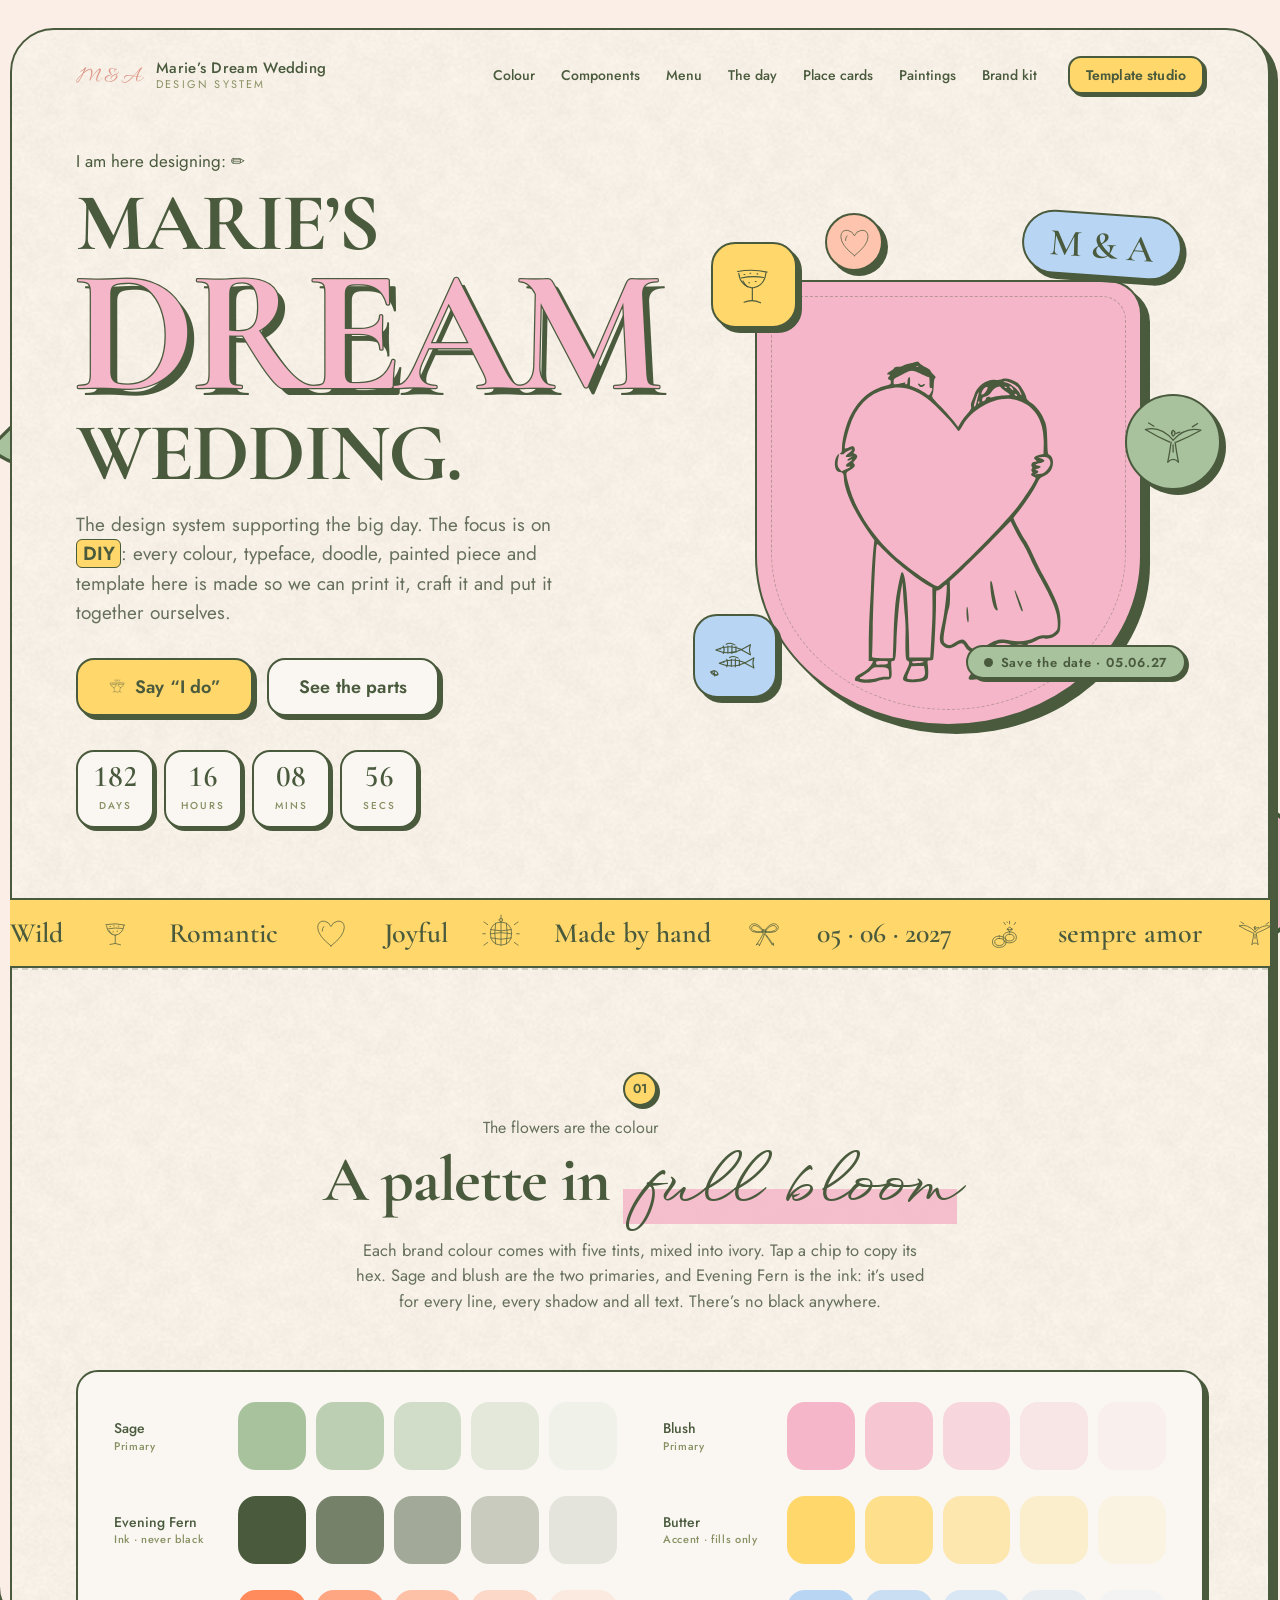
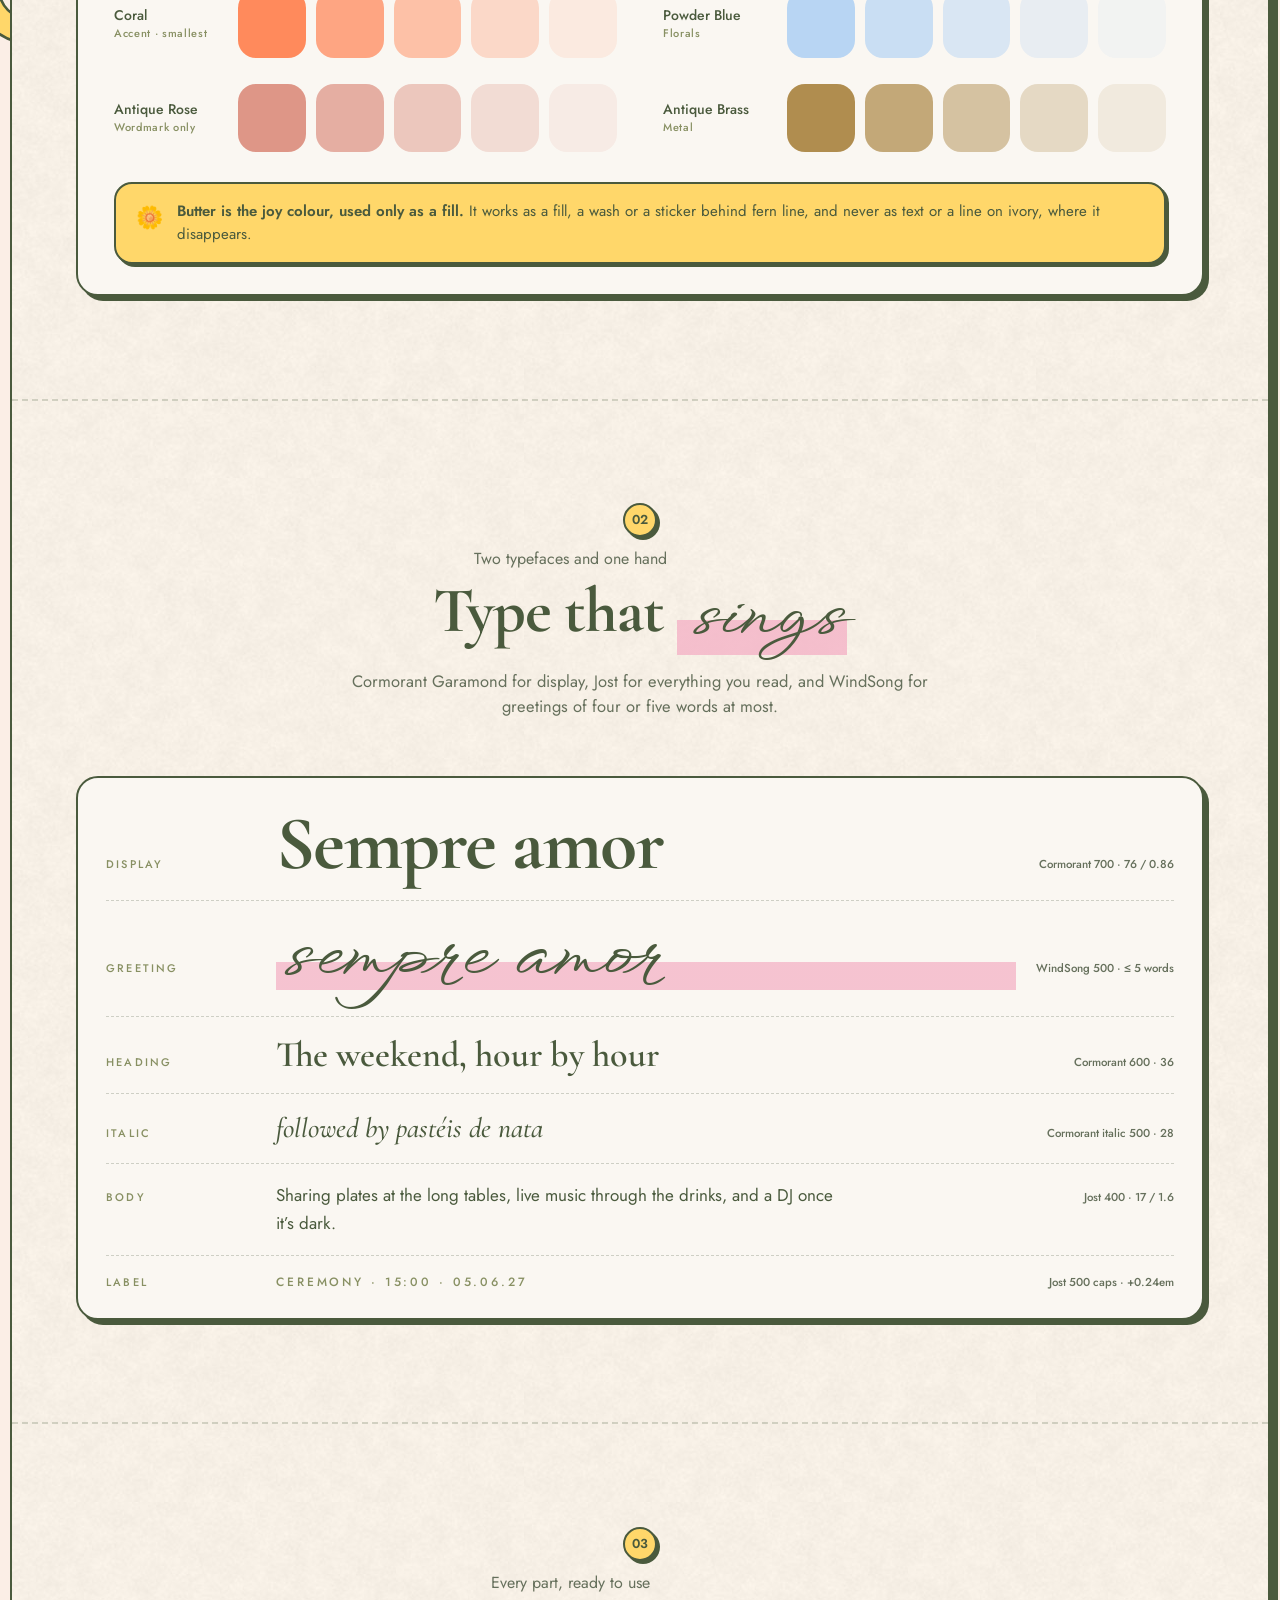
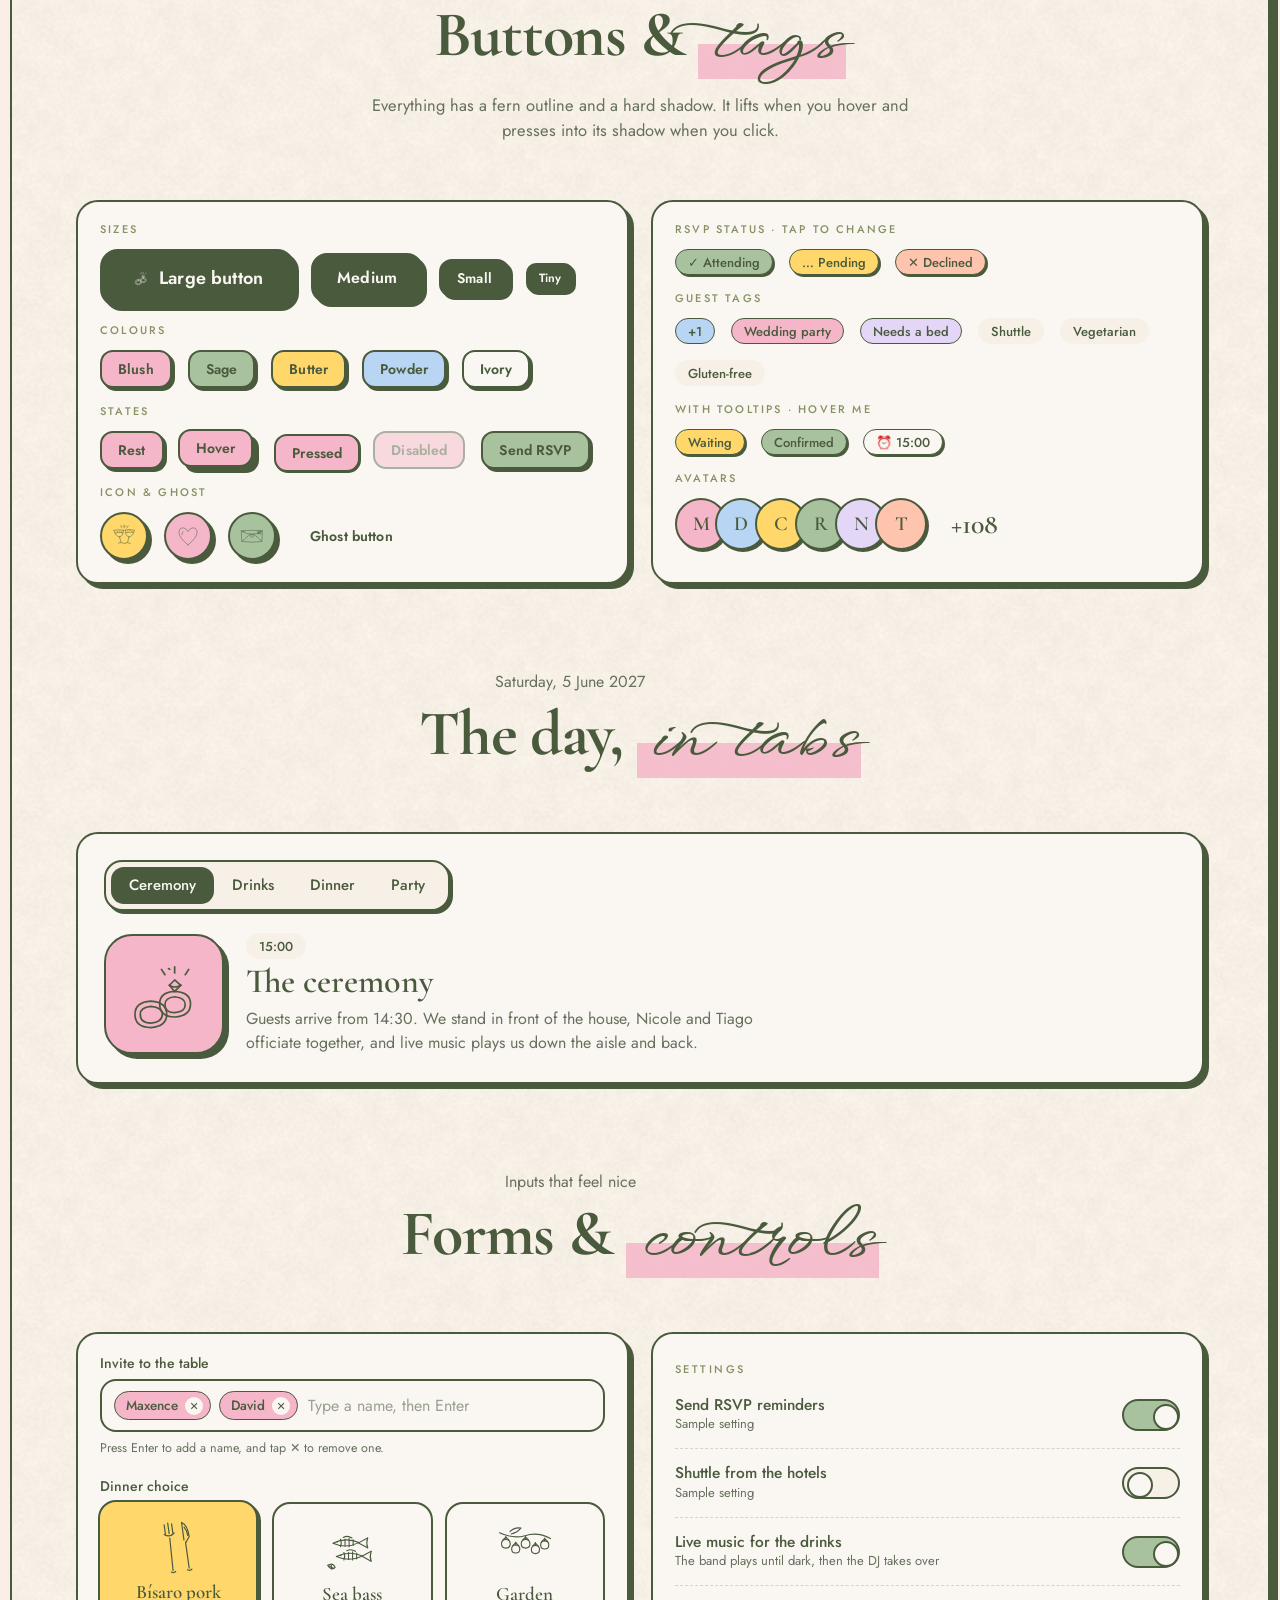
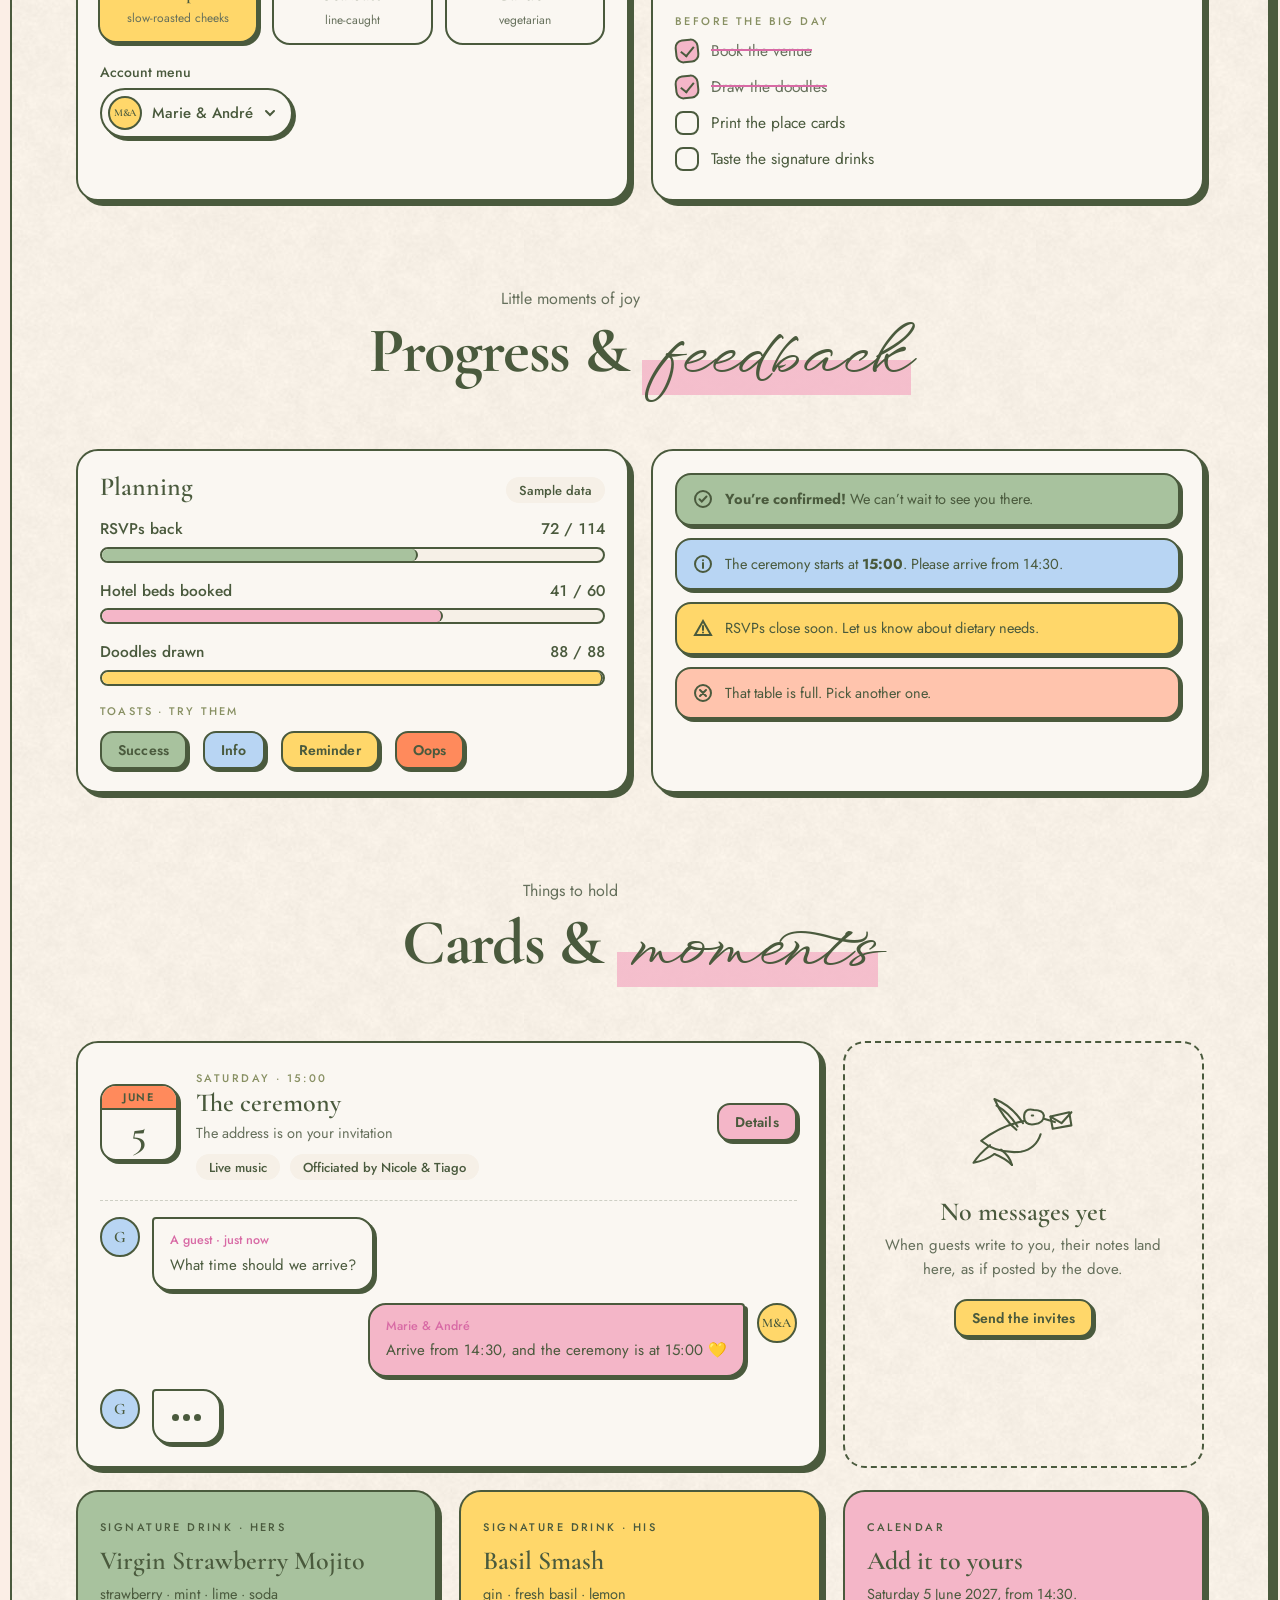
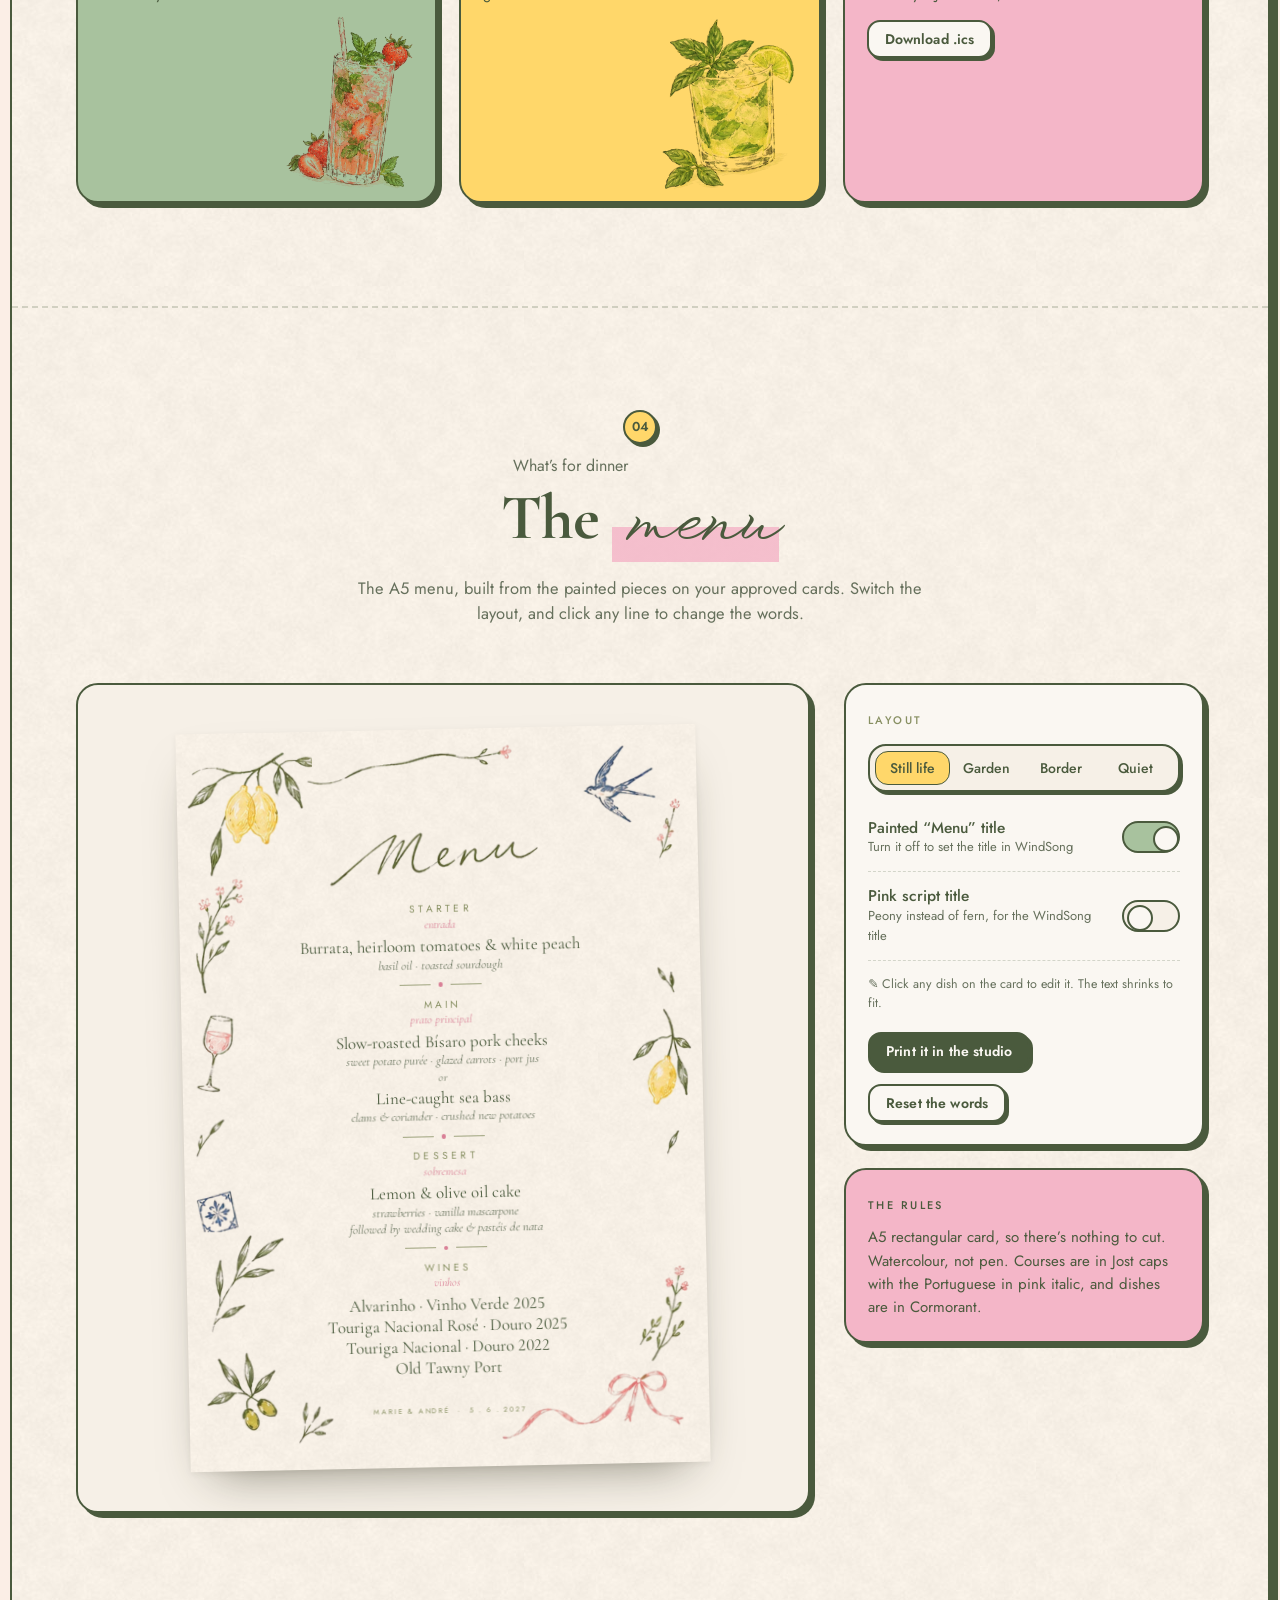
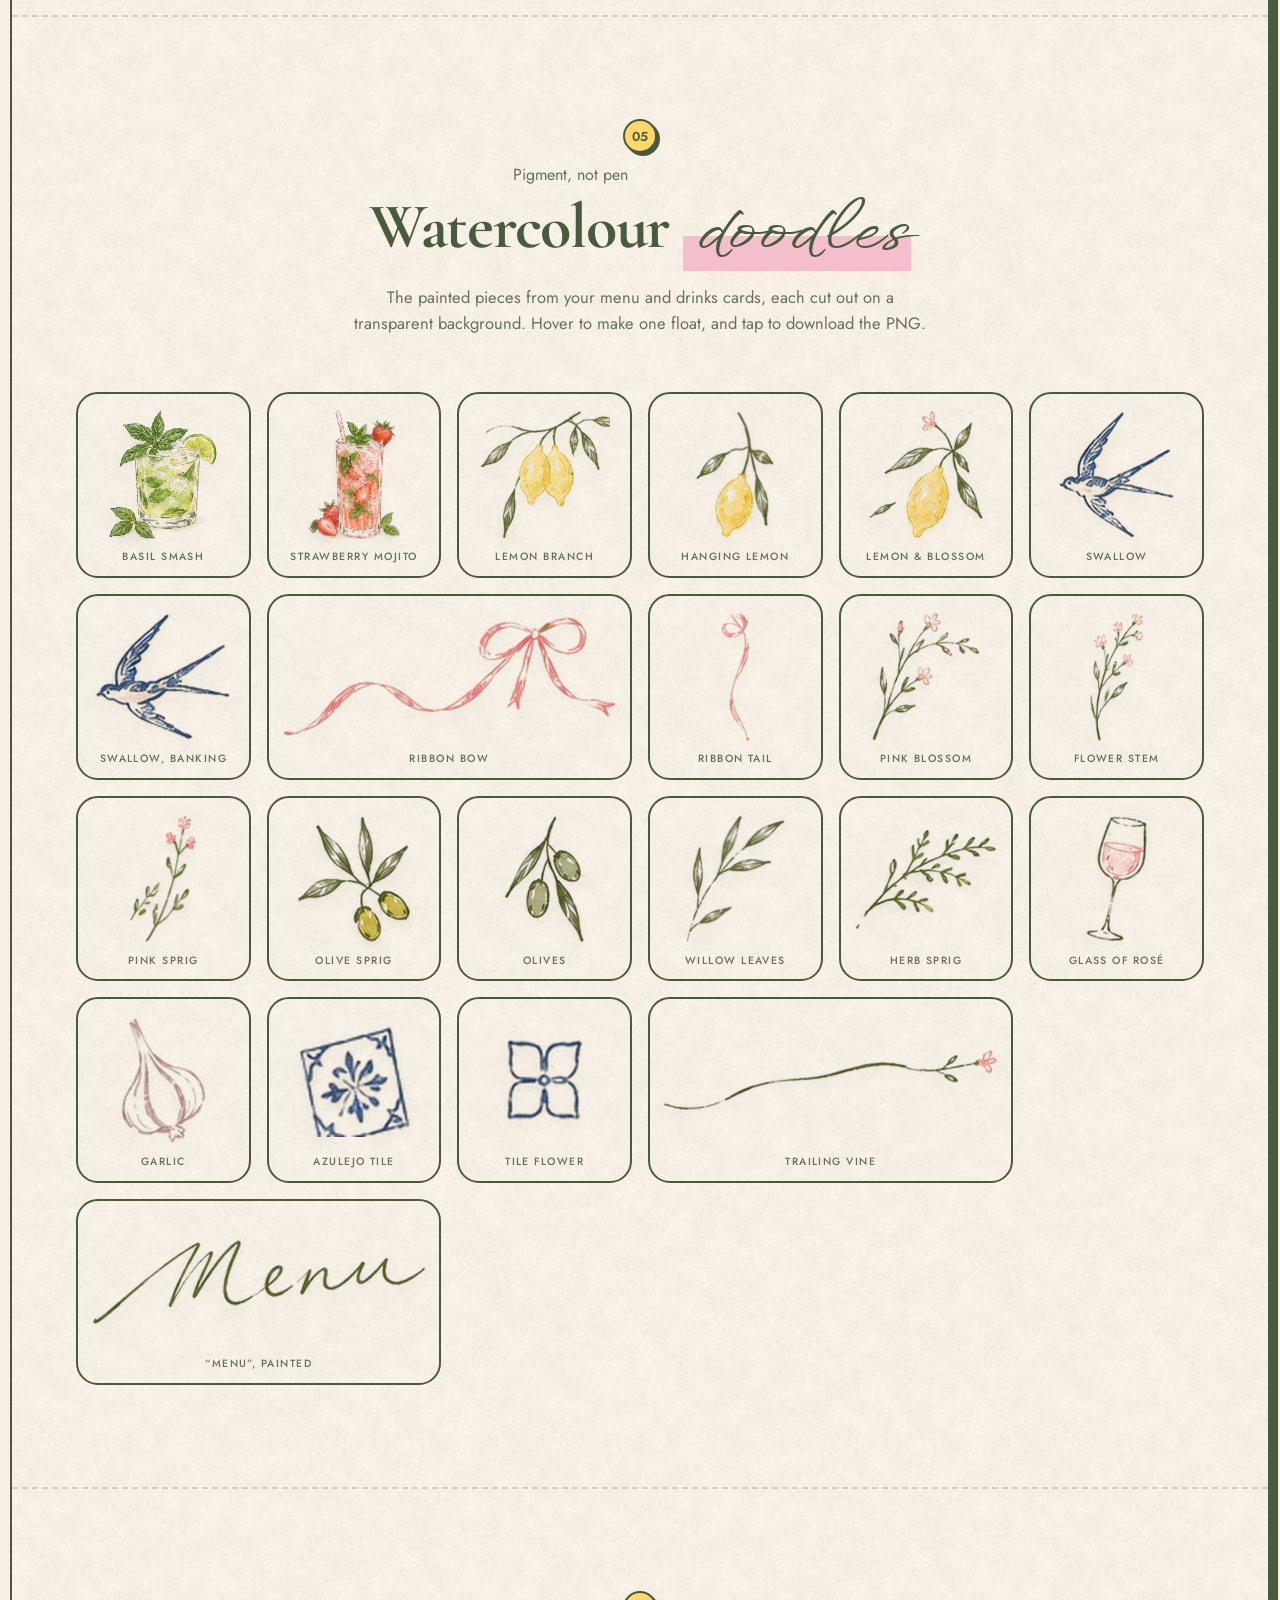
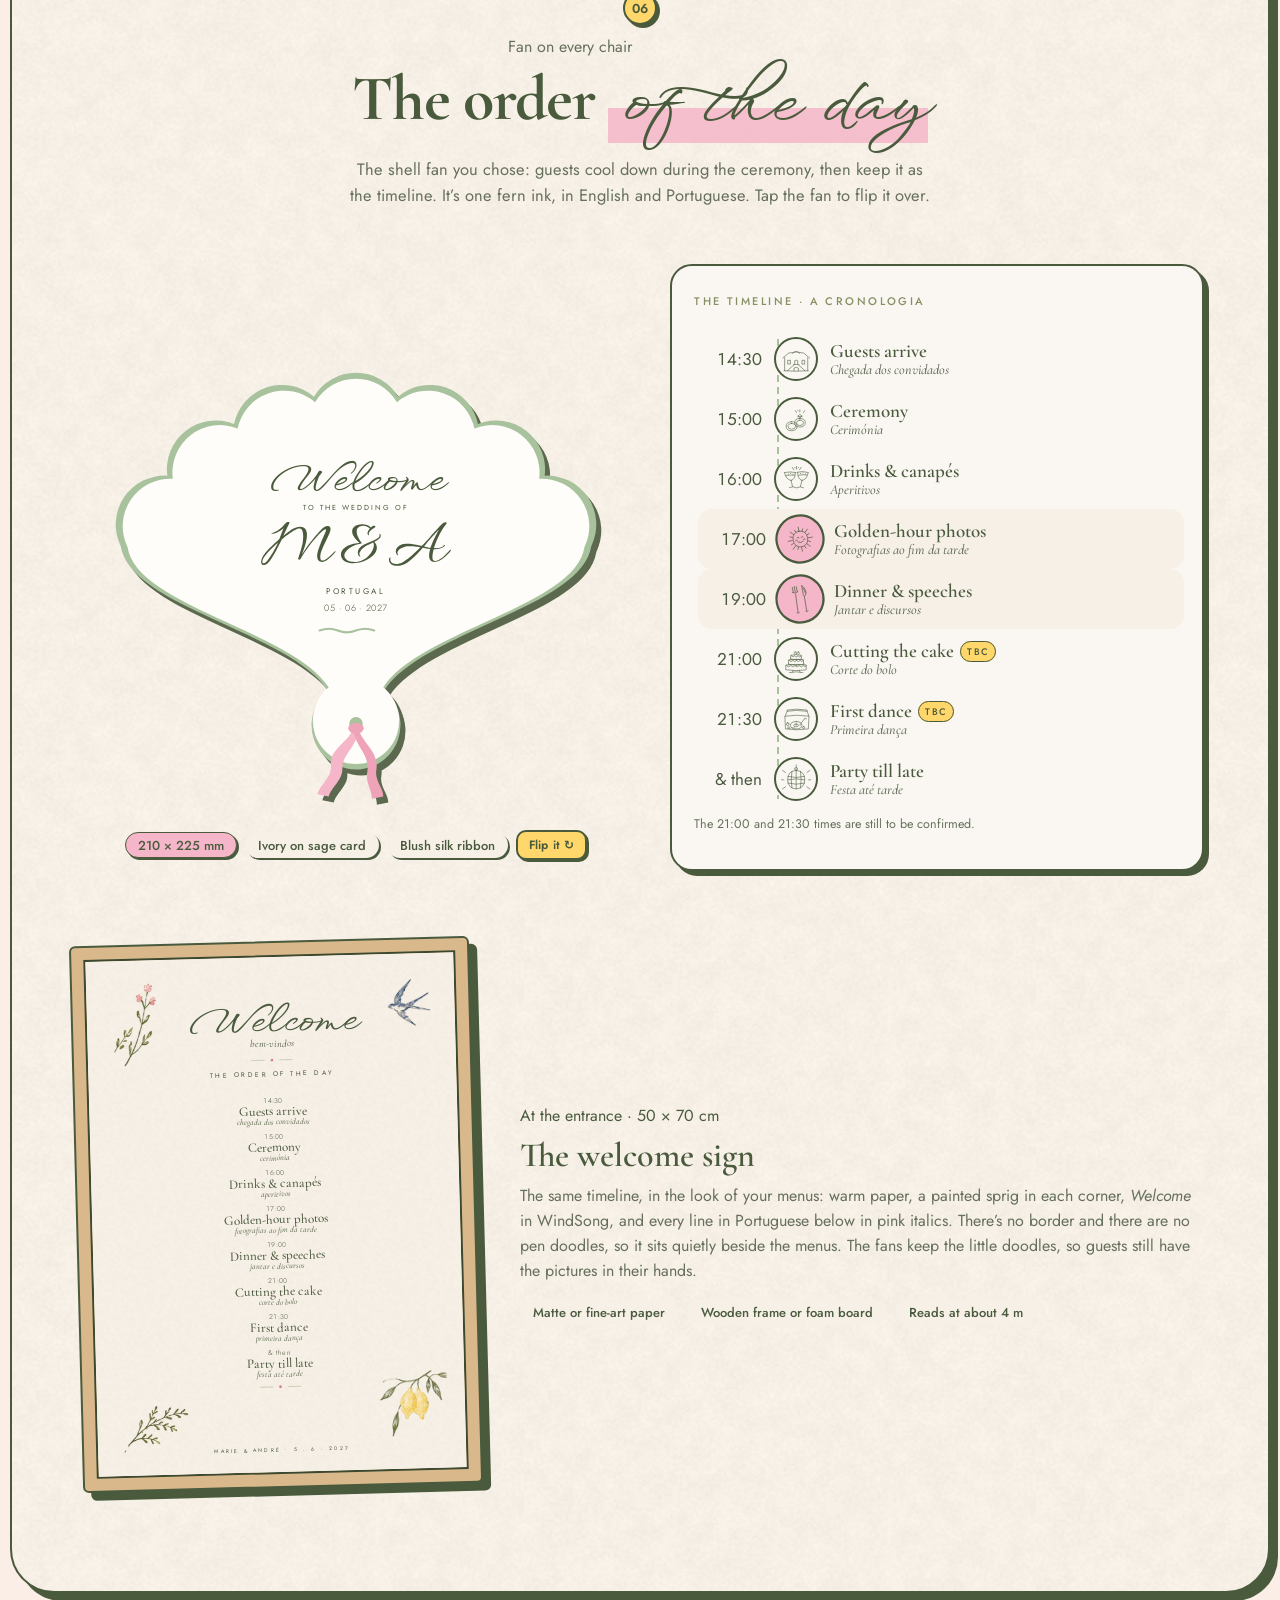
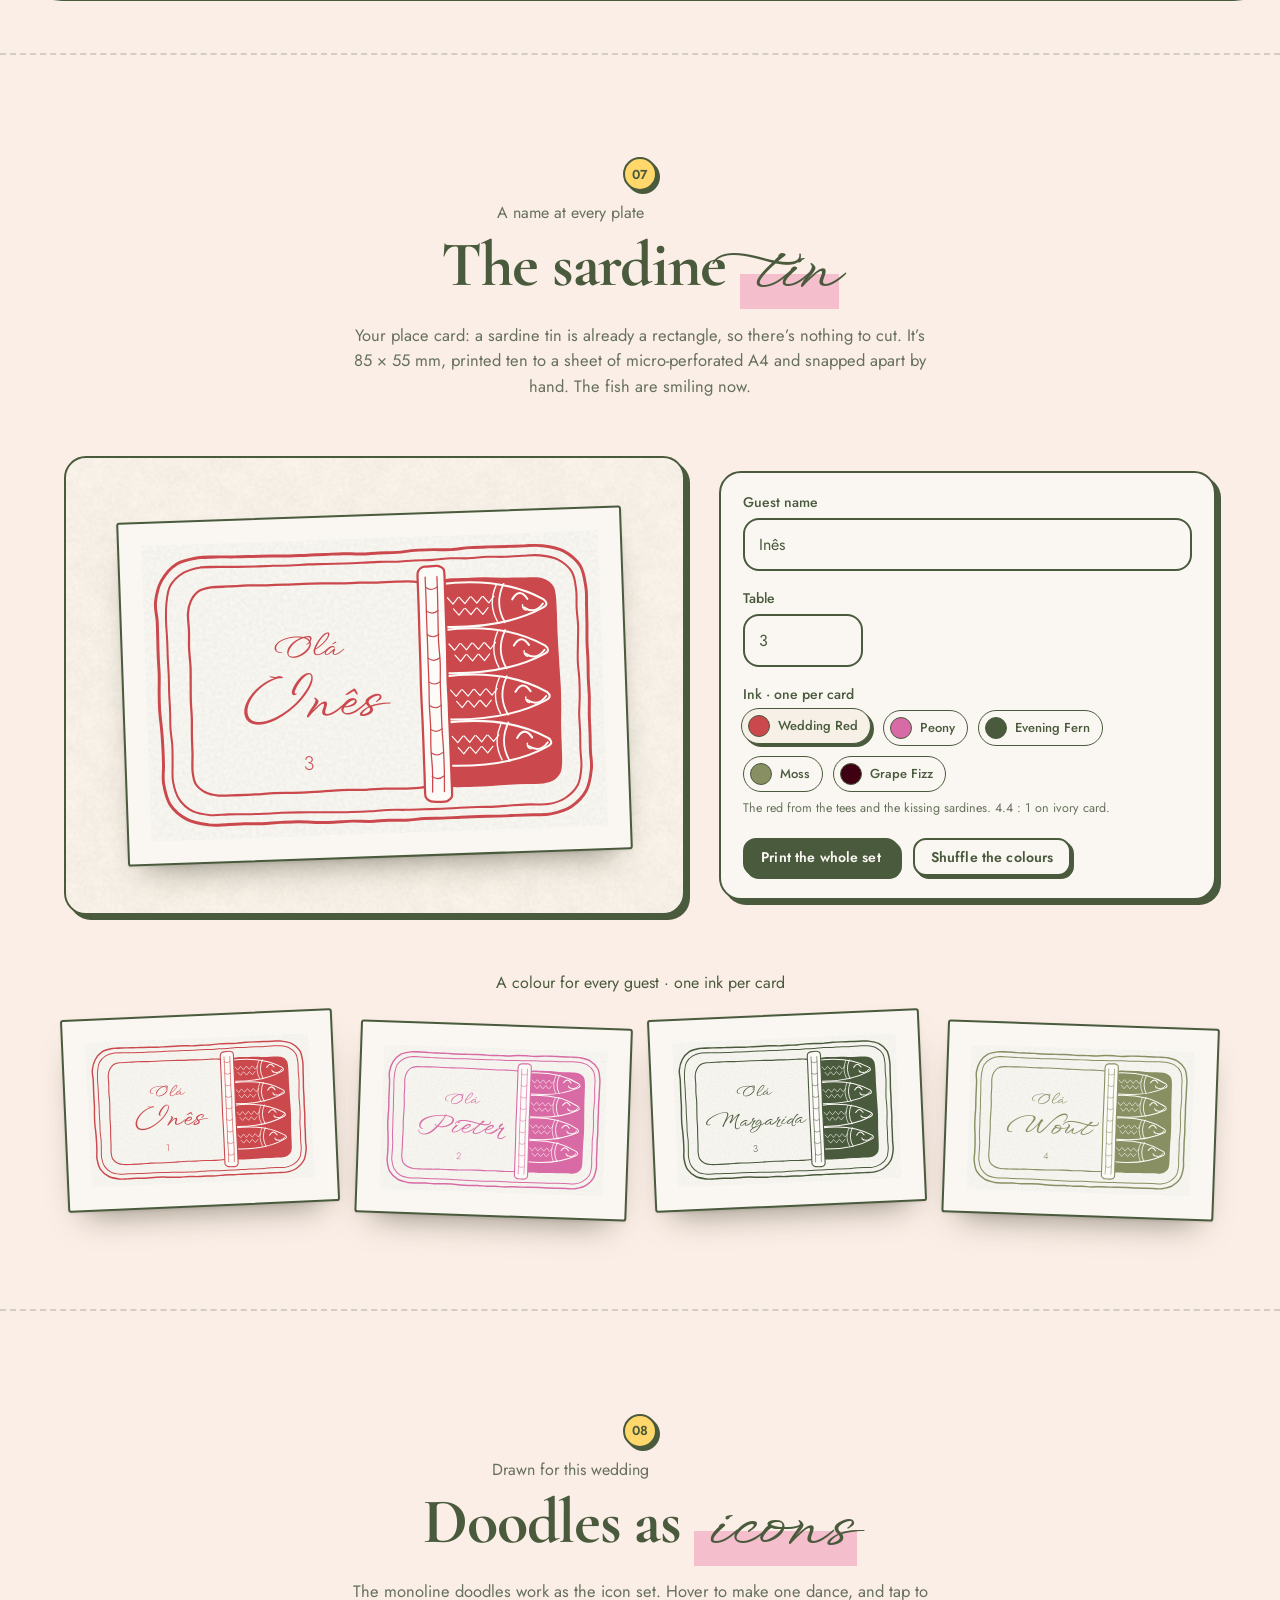
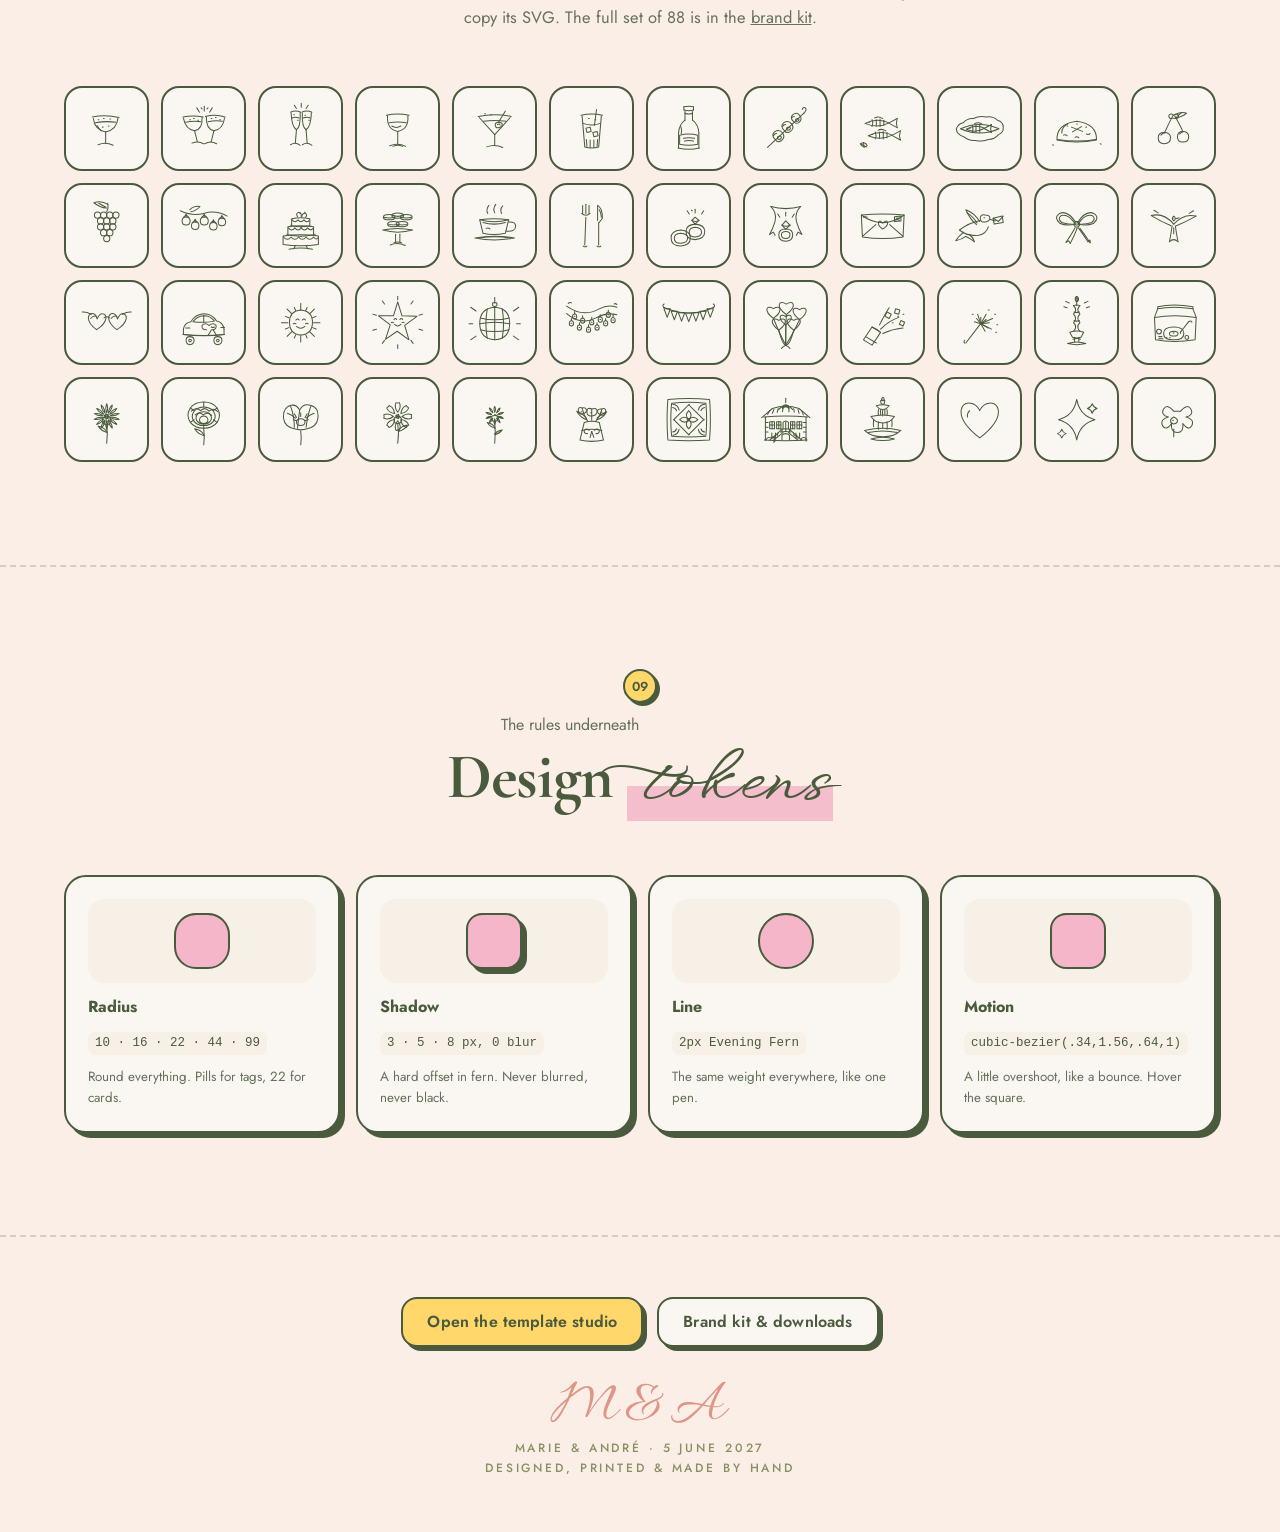
<file: index.html>
<!doctype html>
<html lang="en">
<head>
<meta charset="utf-8">
<meta name="viewport" content="width=device-width,initial-scale=1">
<title>Marie’s Dream Wedding</title>
<meta name="description" content="Marie’s Dream Wedding: the design system for Marie &amp; André’s DIY wedding, 5 June 2027. Colour, type, buttons, tags, forms, cards and doodles, all interactive.">
<meta name="theme-color" content="#FBEEE6">
<link rel="icon" href="assets/favicon.svg" type="image/svg+xml">
<link rel="preconnect" href="https://fonts.googleapis.com">
<link rel="preconnect" href="https://fonts.gstatic.com" crossorigin>
<link rel="stylesheet" href="https://fonts.googleapis.com/css2?family=Cormorant+Garamond:ital,wght@0,400;0,500;0,600;0,700;1,500&family=Jost:wght@300;400;500;600&family=WindSong:wght@500&display=swap">
<link rel="stylesheet" href="assets/system.css?v=20261002d">
</head>
<body>

<!-- shapes in the margins, like confetti that never landed -->
<div class="blobs" aria-hidden="true">
<div class="blob" style="left:-40px;top:300px;width:150px;height:150px" aria-hidden="true"><svg viewBox="0 0 100 100" class="spin"><path d="M50 8a42 42 0 1 1-30 72l16-16a20 20 0 1 0 14-34z" fill="#A8C29E" stroke="#4A5A3D" stroke-width="2.2"/></svg></div>
<div class="blob" style="right:-36px;top:760px;width:170px;height:170px" aria-hidden="true"><svg viewBox="0 0 100 100" class="spin" style="animation-direction:reverse"><path d="M50 6a44 44 0 1 1-44 44h22a22 22 0 1 0 22-22z" fill="#F4B6C8" stroke="#4A5A3D" stroke-width="2.2"/></svg></div>
<div class="blob" style="left:-30px;top:1500px;width:120px;height:120px" aria-hidden="true"><svg viewBox="0 0 100 100" class="spin"><path d="M50 4a46 46 0 1 1-46 46h20a26 26 0 1 0 26-26z" fill="#FFD76A" stroke="#4A5A3D" stroke-width="2.2"/></svg></div>
</div>

<div class="frame">
  <!-- ======================= NAV ======================= -->
  <header class="nav">
    <a class="brand" href="#top"><span class="mk" data-logo></span><b>Marie’s Dream Wedding<small>Design system</small></b></a>
    <nav><a href="#colour">Colour</a><a href="#components">Components</a><a href="#menu">Menu</a><a href="#day">The day</a><a href="#place">Place cards</a><a href="#watercolour">Paintings</a><a href="kit.html">Brand kit</a></nav>
    <a class="btn sm butter" href="studio.html">Template studio</a>
  </header>

  <!-- ======================= HERO ======================= -->
  <div class="hero in" id="top">
    <div style="position:relative;z-index:2">
      <p class="hello">I am here designing: <span class="wave">✏️</span></p>
      <h1 class="big"><span class="line"><span>Marie’s</span></span><span class="line dreamline"><span class="dream">DREAM</span></span><span class="line"><span>wedding.</span></span></h1>
      <p class="lead">The design system supporting the big day. The focus is on <b>DIY</b>: every colour, typeface, doodle, painted piece and template here is made so we can print it, craft it and put it together ourselves.</p>
      <div class="cta-row">
        <button class="btn lg butter" id="yes"><span data-dd-i="cheers"></span>Say “I do”</button>
        <a class="btn lg ivory" href="#components">See the parts</a>
      </div>
      <div class="count" id="count" aria-label="Countdown to the ceremony">
        <div><b data-c="d">000</b><span>days</span></div><div><b data-c="h">00</b><span>hours</span></div><div><b data-c="m">00</b><span>mins</span></div><div><b data-c="s">00</b><span>secs</span></div>
      </div>
    </div>
    <div class="portrait" id="portrait">
      <div class="shield"><div class="couple" data-dd="couple-heart"></div></div>
      <div class="name-pill">M &amp; A</div>
      <div class="badge-date"><i></i>Save the date · 05.06.27</div>
      <div class="stk" data-dd="coupe" data-par="1.2" style="width:86px;height:86px;left:-4%;top:-2%;background:var(--butter);--r0:-10deg;--r1:-2deg"></div>
      <div class="stk round" data-dd="swallows" data-par="-.8" style="width:96px;height:96px;right:-12%;top:30%;background:var(--sage);animation-delay:-2s"></div>
      <div class="stk" data-dd="sardine" data-par="1.6" style="width:84px;height:84px;left:-8%;bottom:6%;background:var(--powder);animation-delay:-3.5s;--r0:6deg;--r1:-4deg"></div>
      <div class="stk round" data-dd="mark-heart" data-par="-1.4" style="width:58px;height:58px;left:22%;top:-8%;background:#FFC4AD;animation-delay:-1s"></div>
    </div>
  </div>

  <div class="marquee" aria-hidden="true"><div class="track" id="marq"></div></div>

  <!-- ======================= COLOUR ======================= -->
  <section id="colour"><div class="in">
    <div class="sh rv"><div class="num">01</div><p class="ey">The flowers are the colour</p><h2>A palette in <em>full bloom</em></h2>
      <p>Each brand colour comes with five tints, mixed into ivory. Tap a chip to copy its hex. Sage and blush are the two primaries, and Evening Fern is the ink: it’s used for every line, every shadow and all text. There’s no black anywhere.</p></div>
    <div class="card rv" style="padding:30px clamp(18px,3vw,36px)"><div class="ramps" id="ramps"></div>
      <div class="note"><span style="font-size:22px">🌼</span><div><b>Butter is the joy colour, used only as a fill.</b> It works as a fill, a wash or a sticker behind fern line, and never as text or a line on ivory, where it disappears.</div></div></div>
  </div></section>

  <!-- ======================= TYPE ======================= -->
  <section id="type"><div class="in">
    <div class="sh rv"><div class="num">02</div><p class="ey">Two typefaces and one hand</p><h2>Type that <em>sings</em></h2>
      <p>Cormorant Garamond for display, Jost for everything you read, and WindSong for greetings of four or five words at most.</p></div>
    <div class="card rv" style="padding:10px 28px">
      <div class="trow"><span class="lab">Display</span><span style="font:700 clamp(40px,6vw,76px)/1 var(--serif);letter-spacing:-.02em">Sempre amor</span><span class="spec">Cormorant 700 · 76 / 0.86</span></div>
      <div class="trow"><span class="lab">Greeting</span><span class="greet" style="font:500 clamp(44px,6vw,72px)/1.1 var(--script)">sempre amor</span><span class="spec">WindSong 500 · ≤ 5 words</span></div>
      <div class="trow"><span class="lab">Heading</span><span style="font:600 36px/1.1 var(--serif)">The weekend, hour by hour</span><span class="spec">Cormorant 600 · 36</span></div>
      <div class="trow"><span class="lab">Italic</span><span style="font:500 italic 28px/1.2 var(--serif)">followed by pastéis de nata</span><span class="spec">Cormorant italic 500 · 28</span></div>
      <div class="trow"><span class="lab">Body</span><span style="font:400 17px/1.6 var(--sans);max-width:56ch">Sharing plates at the long tables, live music through the drinks, and a DJ once it’s dark.</span><span class="spec">Jost 400 · 17 / 1.6</span></div>
      <div class="trow"><span class="lab">Label</span><span style="font:500 12px/1 var(--sans);letter-spacing:.24em;text-transform:uppercase;color:var(--moss)">Ceremony · 15:00 · 05.06.27</span><span class="spec">Jost 500 caps · +0.24em</span></div>
    </div>
  </div></section>

  <!-- ======================= COMPONENTS ======================= -->
  <section id="components"><div class="in">
    <div class="sh rv"><div class="num">03</div><p class="ey">Every part, ready to use</p><h2>Buttons &amp; <em>tags</em></h2>
      <p>Everything has a fern outline and a hard shadow. It lifts when you hover and presses into its shadow when you click.</p></div>
    <div class="grid g2">
      <div class="card rv">
        <div class="brow"><span class="lab">Sizes</span><button class="btn lg"><span data-dd-i="rings"></span>Large button</button><button class="btn">Medium</button><button class="btn sm">Small</button><button class="btn xs">Tiny</button></div>
        <div class="brow"><span class="lab">Colours</span><button class="btn sm blush">Blush</button><button class="btn sm sage">Sage</button><button class="btn sm butter">Butter</button><button class="btn sm powder">Powder</button><button class="btn sm ivory">Ivory</button></div>
        <div class="brow"><span class="lab">States</span><button class="btn sm blush">Rest</button><button class="btn sm blush is-hover">Hover</button><button class="btn sm blush is-press">Pressed</button><button class="btn sm blush" disabled>Disabled</button><button class="btn sm sage" id="loadBtn">Send RSVP</button></div>
        <div class="brow" style="margin:0"><span class="lab">Icon &amp; ghost</span><button class="btn icon butter" aria-label="Cheers" data-dd-i="cheers"></button><button class="btn icon blush" aria-label="Love" data-dd-i="mark-heart"></button><button class="btn icon sage" aria-label="Letter" data-dd-i="envelope"></button><button class="btn ghost sm">Ghost button</button></div>
      </div>
      <div class="card rv">
        <div class="brow"><span class="lab">RSVP status · tap to change</span>
          <button class="pill s yes" data-rsvp>✓ Attending</button><button class="pill s maybe" data-rsvp>… Pending</button><button class="pill s no" data-rsvp>✕ Declined</button></div>
        <div class="brow"><span class="lab">Guest tags</span>
          <span class="pill plus">+1</span><span class="pill vip">Wedding party</span><span class="pill lilac">Needs a bed</span><span class="pill flat">Shuttle</span><span class="pill flat">Vegetarian</span><span class="pill flat">Gluten-free</span></div>
        <div class="brow"><span class="lab">With tooltips · hover me</span>
          <span class="pill s maybe tip" tabindex="0" data-tip="We haven’t heard back from this guest yet.">Waiting</span>
          <span class="pill s yes tip" tabindex="0" data-tip="Confirmed for the ceremony, the drinks and dinner.">Confirmed</span>
          <span class="pill s tip" tabindex="0" data-tip="Guests arrive at 14:30, and the ceremony starts at 15:00.">⏰ 15:00</span></div>
        <div class="brow" style="margin:0"><span class="lab">Avatars</span>
          <div class="stack" id="stack"></div><span style="font:600 28px/1 var(--serif);margin-left:8px">+108</span></div>
      </div>
    </div>

    <!-- tabs -->
    <div class="sh rv" style="margin-top:90px"><p class="ey">Saturday, 5 June 2027</p><h2>The day, <em>in tabs</em></h2></div>
    <div class="card rv" style="padding:26px">
      <div class="seg" id="dayTabs" role="tablist"><span class="ind"></span>
        <button role="tab" class="on" data-i="0">Ceremony</button><button role="tab" data-i="1">Drinks</button><button role="tab" data-i="2">Dinner</button><button role="tab" data-i="3">Party</button></div>
      <div id="dayPanel"></div>
    </div>

    <!-- forms -->
    <div class="sh rv" style="margin-top:90px"><p class="ey">Inputs that feel nice</p><h2>Forms &amp; <em>controls</em></h2></div>
    <div class="grid g2">
      <div class="card rv">
        <div class="fld"><label for="inv">Invite to the table</label>
          <div class="inp" id="chips"><input id="inv" placeholder="Type a name, then Enter" autocomplete="off"></div>
          <p class="help">Press Enter to add a name, and tap ✕ to remove one.</p></div>
        <div class="fld"><span class="lbl">Dinner choice</span>
          <div class="choice">
            <label><input type="radio" name="meal" checked><span class="opt"><span data-dd-i="fork-knife"></span><b>Bísaro pork</b><small>slow-roasted cheeks</small></span></label>
            <label><input type="radio" name="meal"><span class="opt"><span data-dd-i="sardine"></span><b>Sea bass</b><small>line-caught</small></span></label>
            <label><input type="radio" name="meal"><span class="opt"><span data-dd-i="tomatoes"></span><b>Garden</b><small>vegetarian</small></span></label>
          </div></div>
        <div class="fld" style="margin:0"><span class="lbl">Account menu</span>
          <div class="dd" id="dd"><button class="dd-btn" aria-expanded="false"><span class="av" style="width:34px;height:34px;font-size:10.5px;letter-spacing:-.02em;background:var(--butter)">M&amp;A</span>Marie &amp; André <svg class="chev" width="14" height="14" viewBox="0 0 14 14" fill="none" stroke="currentColor" stroke-width="2" stroke-linecap="round"><path d="M3 5l4 4 4-4"/></svg></button>
            <div class="menu" role="menu">
              <a href="#menu" role="menuitem"><span class="ic" data-dd-i="envelope"></span>The menu</a>
              <a href="studio.html#place" role="menuitem"><span class="ic" data-dd-i="fork-knife"></span>Seating &amp; place cards</a>
              <a href="studio.html#menu" role="menuitem"><span class="ic" data-dd-i="coupe"></span>Menus &amp; drinks</a>
              <a href="kit.html" role="menuitem"><span class="ic" data-dd-i="mark-sparkle"></span>Brand kit</a><hr>
              <a href="#top" role="menuitem"><span class="ic" data-dd-i="mark-heart"></span>Back to the top</a></div></div></div>
      </div>
      <div class="card rv">
        <span class="k">Settings</span>
        <div class="sw"><div><b>Send RSVP reminders</b><small>Sample setting</small></div><label class="tog"><input type="checkbox" checked aria-label="Send RSVP reminders"><span></span></label></div>
        <div class="sw"><div><b>Shuttle from the hotels</b><small>Sample setting</small></div><label class="tog"><input type="checkbox" aria-label="Shuttle from the hotels"><span></span></label></div>
        <div class="sw"><div><b>Live music for the drinks</b><small>The band plays until dark, then the DJ takes over</small></div><label class="tog"><input type="checkbox" checked aria-label="Live music for the drinks"><span></span></label></div>
        <div style="margin-top:22px"><span class="k">Before the big day</span>
          <label class="check"><input type="checkbox" checked><span>Book the venue</span></label>
          <label class="check"><input type="checkbox" checked><span>Draw the doodles</span></label>
          <label class="check"><input type="checkbox"><span>Print the place cards</span></label>
          <label class="check"><input type="checkbox"><span>Taste the signature drinks</span></label></div>
      </div>
    </div>

    <!-- feedback -->
    <div class="sh rv" style="margin-top:90px"><p class="ey">Little moments of joy</p><h2>Progress &amp; <em>feedback</em></h2></div>
    <div class="grid g2">
      <div class="card rv">
        <div style="display:flex;justify-content:space-between;align-items:baseline;margin-bottom:18px"><h3>Planning</h3><span class="pill flat">Sample data</span></div>
        <div class="prog"><div class="top"><span>RSVPs back</span><span data-to="72">0 / 114</span></div><div class="bar"><i style="background:var(--sage)" data-w="63"></i></div></div>
        <div class="prog"><div class="top"><span>Hotel beds booked</span><span data-to="41">0 / 60</span></div><div class="bar"><i style="background:var(--blush)" data-w="68"></i></div></div>
        <div class="prog"><div class="top"><span>Doodles drawn</span><span data-to="88">0 / 88</span></div><div class="bar"><i style="background:var(--butter)" data-w="100"></i></div></div>
        <div class="brow" style="margin:6px 0 0"><span class="lab">Toasts · try them</span>
          <button class="btn sm sage" data-toast="ok">Success</button><button class="btn sm powder" data-toast="info">Info</button><button class="btn sm butter" data-toast="warn">Reminder</button><button class="btn sm coral" data-toast="err">Oops</button></div>
      </div>
      <div class="card rv">
        <div class="alert ok"><svg viewBox="0 0 20 20" fill="none" stroke="currentColor" stroke-width="2" stroke-linecap="round"><circle cx="10" cy="10" r="8"/><path d="M6.5 10.3l2.3 2.2 4.7-5"/></svg><div><b>You’re confirmed!</b> We can’t wait to see you there.</div></div>
        <div class="alert info"><svg viewBox="0 0 20 20" fill="none" stroke="currentColor" stroke-width="2" stroke-linecap="round"><circle cx="10" cy="10" r="8"/><path d="M10 9v5M10 6.2v.1"/></svg><div>The ceremony starts at <b>15:00</b>. Please arrive from 14:30.</div></div>
        <div class="alert warn"><svg viewBox="0 0 20 20" fill="none" stroke="currentColor" stroke-width="2" stroke-linecap="round"><path d="M10 3l8 14H2z"/><path d="M10 8v4M10 14.5v.1"/></svg><div>RSVPs close soon. Let us know about dietary needs.</div></div>
        <div class="alert err" style="margin:0"><svg viewBox="0 0 20 20" fill="none" stroke="currentColor" stroke-width="2" stroke-linecap="round"><circle cx="10" cy="10" r="8"/><path d="M7 7l6 6M13 7l-6 6"/></svg><div>That table is full. Pick another one.</div></div>
      </div>
    </div>

    <!-- cards -->
    <div class="sh rv" style="margin-top:90px"><p class="ey">Things to hold</p><h2>Cards &amp; <em>moments</em></h2></div>
    <div class="grid g3">
      <div class="card lift rv span2">
        <div class="event"><div class="datebox"><span>June</span><b>5</b></div>
          <div><span class="k">Saturday · 15:00</span><h3>The ceremony</h3><div class="meta">The address is on your invitation</div>
            <div class="tags" style="margin-top:10px"><span class="pill flat">Live music</span><span class="pill flat">Officiated by Nicole &amp; Tiago</span></div></div>
          <div class="end"><button class="btn sm blush" data-toast="info">Details</button></div></div>
        <div style="border-top:1.5px dashed rgba(74,90,61,.25);margin:20px 0 16px"></div>
        <div class="bubble"><span class="av" style="background:var(--powder)">G</span><div class="msg"><small>A guest · just now</small>What time should we arrive?</div></div>
        <div class="bubble me" style="margin-top:12px"><span class="av" style="background:var(--butter);font-size:13px">M&amp;A</span><div class="msg"><small>Marie &amp; André</small>Arrive from 14:30, and the ceremony is at 15:00 💛</div></div>
        <div class="bubble" style="margin-top:12px"><span class="av" style="background:var(--powder)">G</span><div class="msg" style="padding:14px 18px"><span class="typing"><i></i><i></i><i></i></span></div></div>
      </div>
      <div class="card empty rv"><div class="art" data-dd="dove-letter"></div><h3>No messages yet</h3><p>When guests write to you, their notes land here, as if posted by the dove.</p><button class="btn sm butter" data-toast="info">Send the invites</button></div>
      <div class="card lift rv" style="background:var(--sage)"><span class="k" style="color:var(--fern)">Signature drink · hers</span><h3 style="margin-top:8px">Virgin Strawberry Mojito</h3><p style="margin:8px 0 0;font-size:14.5px">strawberry · mint · lime · soda</p><img src="assets/painted/strawberry-mojito.png" alt="" style="width:120px;margin:12px 0 -8px auto;transform:rotate(6deg)"></div>
      <div class="card lift rv" style="background:var(--butter)"><span class="k" style="color:var(--fern)">Signature drink · his</span><h3 style="margin-top:8px">Basil Smash</h3><p style="margin:8px 0 0;font-size:14.5px">gin · fresh basil · lemon</p><img src="assets/painted/basil-smash.png" alt="" style="width:140px;margin:12px 0 -8px auto;transform:rotate(-5deg)"></div>
      <div class="card lift rv" style="background:var(--blush)"><span class="k" style="color:var(--fern)">Calendar</span><h3 style="margin-top:8px">Add it to yours</h3><p style="margin:8px 0 14px;font-size:14.5px">Saturday 5 June 2027, from 14:30.</p><button class="btn sm ivory" id="ics">Download .ics</button></div>
    </div>
  </div></section>

  <!-- ======================= MENU ======================= -->
  <section id="menu"><div class="in">
    <div class="sh rv"><div class="num">04</div><p class="ey">What’s for dinner</p><h2>The <em>menu</em></h2>
      <p>The A5 menu, built from the painted pieces on your approved cards. Switch the layout, and click any line to change the words.</p></div>
    <div class="menu-wrap rv">
      <div class="msheet-holder"><div class="msheet" id="msheet"><div class="m-art" id="mArt"></div><div class="m-box" id="mBox"></div></div></div>
      <div class="m-side">
        <div class="card">
          <span class="k">Layout</span>
          <div class="seg light" id="mTabs" style="margin-top:12px;display:flex;width:100%"><span class="ind"></span><button class="on" data-i="0">Still life</button><button data-i="1">Garden</button><button data-i="2">Border</button><button data-i="3">Quiet</button></div>
          <div class="sw" style="margin-top:12px"><div><b>Painted “Menu” title</b><small>Turn it off to set the title in WindSong</small></div><label class="tog"><input type="checkbox" id="mPainted" checked aria-label="Painted Menu title"><span></span></label></div>
          <div class="sw"><div><b>Pink script title</b><small>Peony instead of fern, for the WindSong title</small></div><label class="tog"><input type="checkbox" id="mPink" aria-label="Pink script title"><span></span></label></div>
          <p class="help" style="margin:14px 0 18px">✎ Click any dish on the card to edit it. The text shrinks to fit.</p>
          <div class="cta-row" style="margin:0"><a class="btn sm" href="studio.html#menu">Print it in the studio</a><button class="btn sm ivory" id="mReset">Reset the words</button></div>
        </div>
        <div class="card" style="margin-top:22px;background:var(--blush)"><span class="k" style="color:var(--fern)">The rules</span>
          <p style="margin:10px 0 0;font-size:15px">A5 rectangular card, so there’s nothing to cut. Watercolour, not pen. Courses are in Jost caps with the Portuguese in pink italic, and dishes are in Cormorant.</p></div>
      </div>
    </div>
  </div></section>

  <!-- ======================= WATERCOLOURS ======================= -->
  <section id="watercolour"><div class="in">
    <div class="sh rv"><div class="num">05</div><p class="ey">Pigment, not pen</p><h2>Watercolour <em>doodles</em></h2>
      <p>The painted pieces from your menu and drinks cards, each cut out on a transparent background. Hover to make one float, and tap to download the PNG.</p></div>
    <div class="paints rv" id="paints"></div>
  </div></section>

  <!-- ======================= ORDER OF THE DAY ======================= -->
  <section id="day"><div class="in">
    <div class="sh rv"><div class="num">06</div><p class="ey">Fan on every chair</p><h2>The order <em>of the day</em></h2>
      <p>The shell fan you chose: guests cool down during the ceremony, then keep it as the timeline. It’s one fern ink, in English and Portuguese. Tap the fan to flip it over.</p></div>
    <div class="day-grid">
      <div class="fan-stage rv">
        <button class="fan-flip" id="fanFlip" aria-label="Flip the fan"><div class="fan-in"><div class="fan-face front" id="fanFront"></div><div class="fan-face back" id="fanBack"></div></div></button>
        <div class="fan-meta"><span class="pill s vip">210 × 225 mm</span><span class="pill s flat">Ivory on sage card</span><span class="pill s flat">Blush silk ribbon</span><button class="btn xs butter" id="fanBtn">Flip it ↻</button></div>
      </div>
      <div class="card rv tl-card">
        <span class="k">The timeline · a cronologia</span>
        <ol class="tl" id="tl"></ol>
        <p class="help" style="margin-top:6px">The 21:00 and 21:30 times are still to be confirmed.</p>
      </div>
    </div>
    <div class="sign-row rv">
      <div class="sign-frame" id="signFrame"></div>
      <div><span class="k">At the entrance · 50 × 70 cm</span><h3 style="font:600 34px/1.1 var(--serif);margin:8px 0 10px">The welcome sign</h3>
        <p style="color:var(--soft);margin:0 0 16px">The same timeline, in the look of your menus: warm paper, a painted sprig in each corner, <i>Welcome</i> in WindSong, and every line in Portuguese below in pink italics. There’s no border and there are no pen doodles, so it sits quietly beside the menus. The fans keep the little doodles, so guests still have the pictures in their hands.</p>
        <div class="tags"><span class="pill flat">Matte or fine-art paper</span><span class="pill flat">Wooden frame or foam board</span><span class="pill flat">Reads at about 4 m</span></div></div></div>
    </div>
  </div></section>

  <!-- ======================= PLACE CARDS ======================= -->
  <section id="place"><div class="in">
    <div class="sh rv"><div class="num">07</div><p class="ey">A name at every plate</p><h2>The sardine <em>tin</em></h2>
      <p>Your place card: a sardine tin is already a rectangle, so there’s nothing to cut. It’s 85 × 55 mm, printed ten to a sheet of micro-perforated A4 and snapped apart by hand. The fish are smiling now.</p></div>
    <div class="tin-grid">
      <div class="tin-stage rv"><div class="tin-big" id="tinBig"></div></div>
      <div class="card rv">
        <div class="fld"><label for="tinName">Guest name</label><div class="inp"><input id="tinName" value="Inês" maxlength="24" autocomplete="off"></div></div>
        <div class="fld"><label for="tinTable">Table</label><div class="inp" style="max-width:120px"><input id="tinTable" value="3" maxlength="3" inputmode="numeric"></div></div>
        <div class="fld"><span class="lbl">Ink · one per card</span><div class="tin-inks" id="tinInks"></div><p class="help" id="tinNote"></p></div>
        <div class="cta-row" style="margin:6px 0 0"><a class="btn sm" href="studio.html#place">Print the whole set</a><button class="btn sm ivory" id="tinMix">Shuffle the colours</button></div>
      </div>
    </div>
    <p class="k rv" style="text-align:center;margin:56px 0 18px">A colour for every guest · one ink per card</p>
    <div class="tin-row rv" id="tinRow"></div>
  </div></section>

  <!-- ======================= ICONS ======================= -->
  <section id="icons"><div class="in">
    <div class="sh rv"><div class="num">08</div><p class="ey">Drawn for this wedding</p><h2>Doodles as <em>icons</em></h2>
      <p>The monoline doodles work as the icon set. Hover to make one dance, and tap to copy its SVG. The full set of 88 is in the <a href="kit.html#doodles">brand kit</a>.</p></div>
    <div class="icons rv" id="iconGrid"></div>
  </div></section>

  <!-- ======================= TOKENS ======================= -->
  <section id="tokens"><div class="in">
    <div class="sh rv"><div class="num">09</div><p class="ey">The rules underneath</p><h2>Design <em>tokens</em></h2></div>
    <div class="tokens">
      <div class="card tok rv"><div class="demo"><i style="border-radius:22px"></i></div><b>Radius</b><code>10 · 16 · 22 · 44 · 99</code><small style="color:var(--soft)">Round everything. Pills for tags, 22 for cards.</small></div>
      <div class="card tok rv"><div class="demo"><i style="border-radius:16px;box-shadow:5px 5px 0 var(--fern)"></i></div><b>Shadow</b><code>3 · 5 · 8 px, 0 blur</code><small style="color:var(--soft)">A hard offset in fern. Never blurred, never black.</small></div>
      <div class="card tok rv"><div class="demo"><i style="border-radius:50%;border-width:2px"></i></div><b>Line</b><code>2px Evening Fern</code><small style="color:var(--soft)">The same weight everywhere, like one pen.</small></div>
      <div class="card tok rv"><div class="demo"><i id="motionDemo" style="border-radius:16px;transition:transform .5s cubic-bezier(.34,1.56,.64,1)"></i></div><b>Motion</b><code>cubic-bezier(.34,1.56,.64,1)</code><small style="color:var(--soft)">A little overshoot, like a bounce. Hover the square.</small></div>
    </div>
  </div></section>

  <!-- ======================= FOOTER ======================= -->
  <footer class="foot in">
    <div class="cta-row"><a class="btn butter" href="studio.html">Open the template studio</a><a class="btn ivory" href="kit.html">Brand kit &amp; downloads</a></div>
    <div class="mk" data-logo></div>
    <p>Marie &amp; André · 5 June 2027<br>Designed, printed &amp; made by hand</p>
  </footer>
</div>

<div class="toasts" id="toasts" aria-live="polite"></div>
<script src="data/kit-data.js?v=20261002d"></script>
<script src="data/painted.js?v=20261002d"></script>
<script src="data/day-art.js?v=20261002d"></script>
<script src="assets/system.js?v=20261002d"></script>
</body>
</html>
</file>
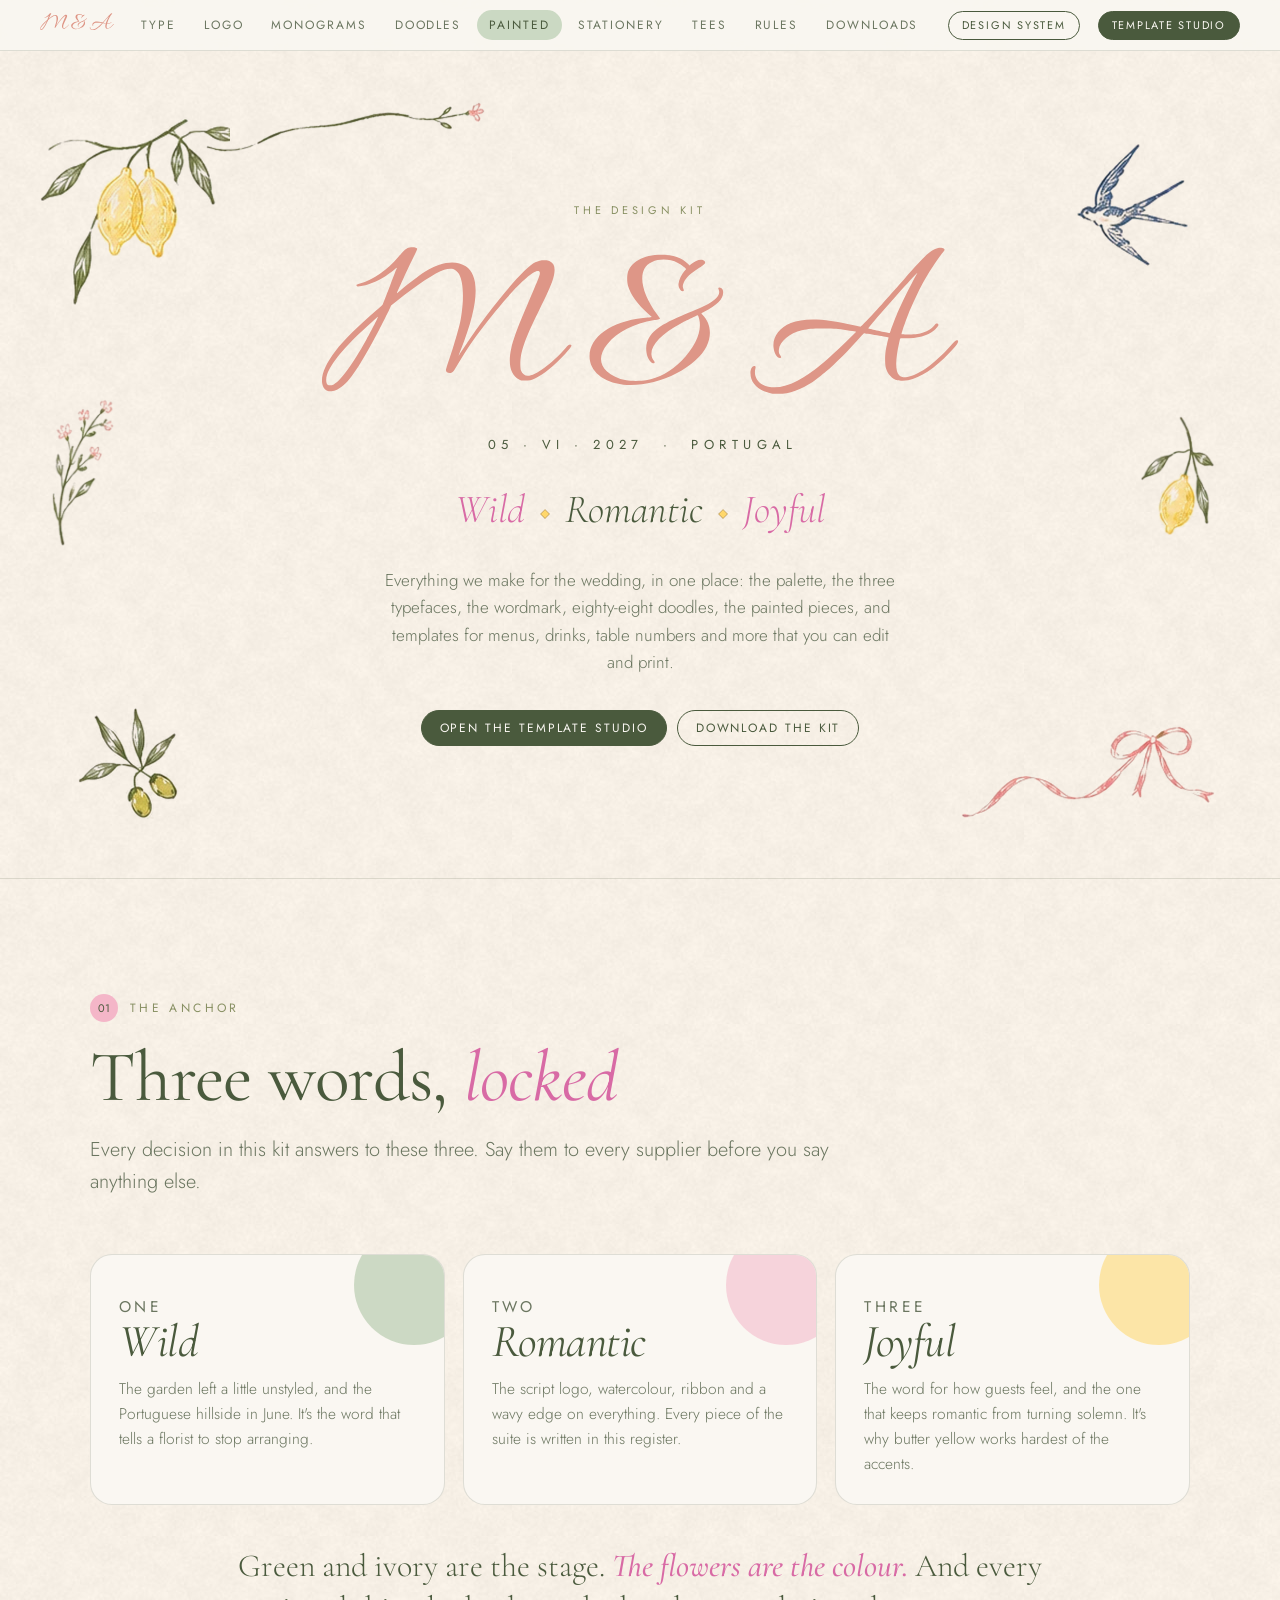
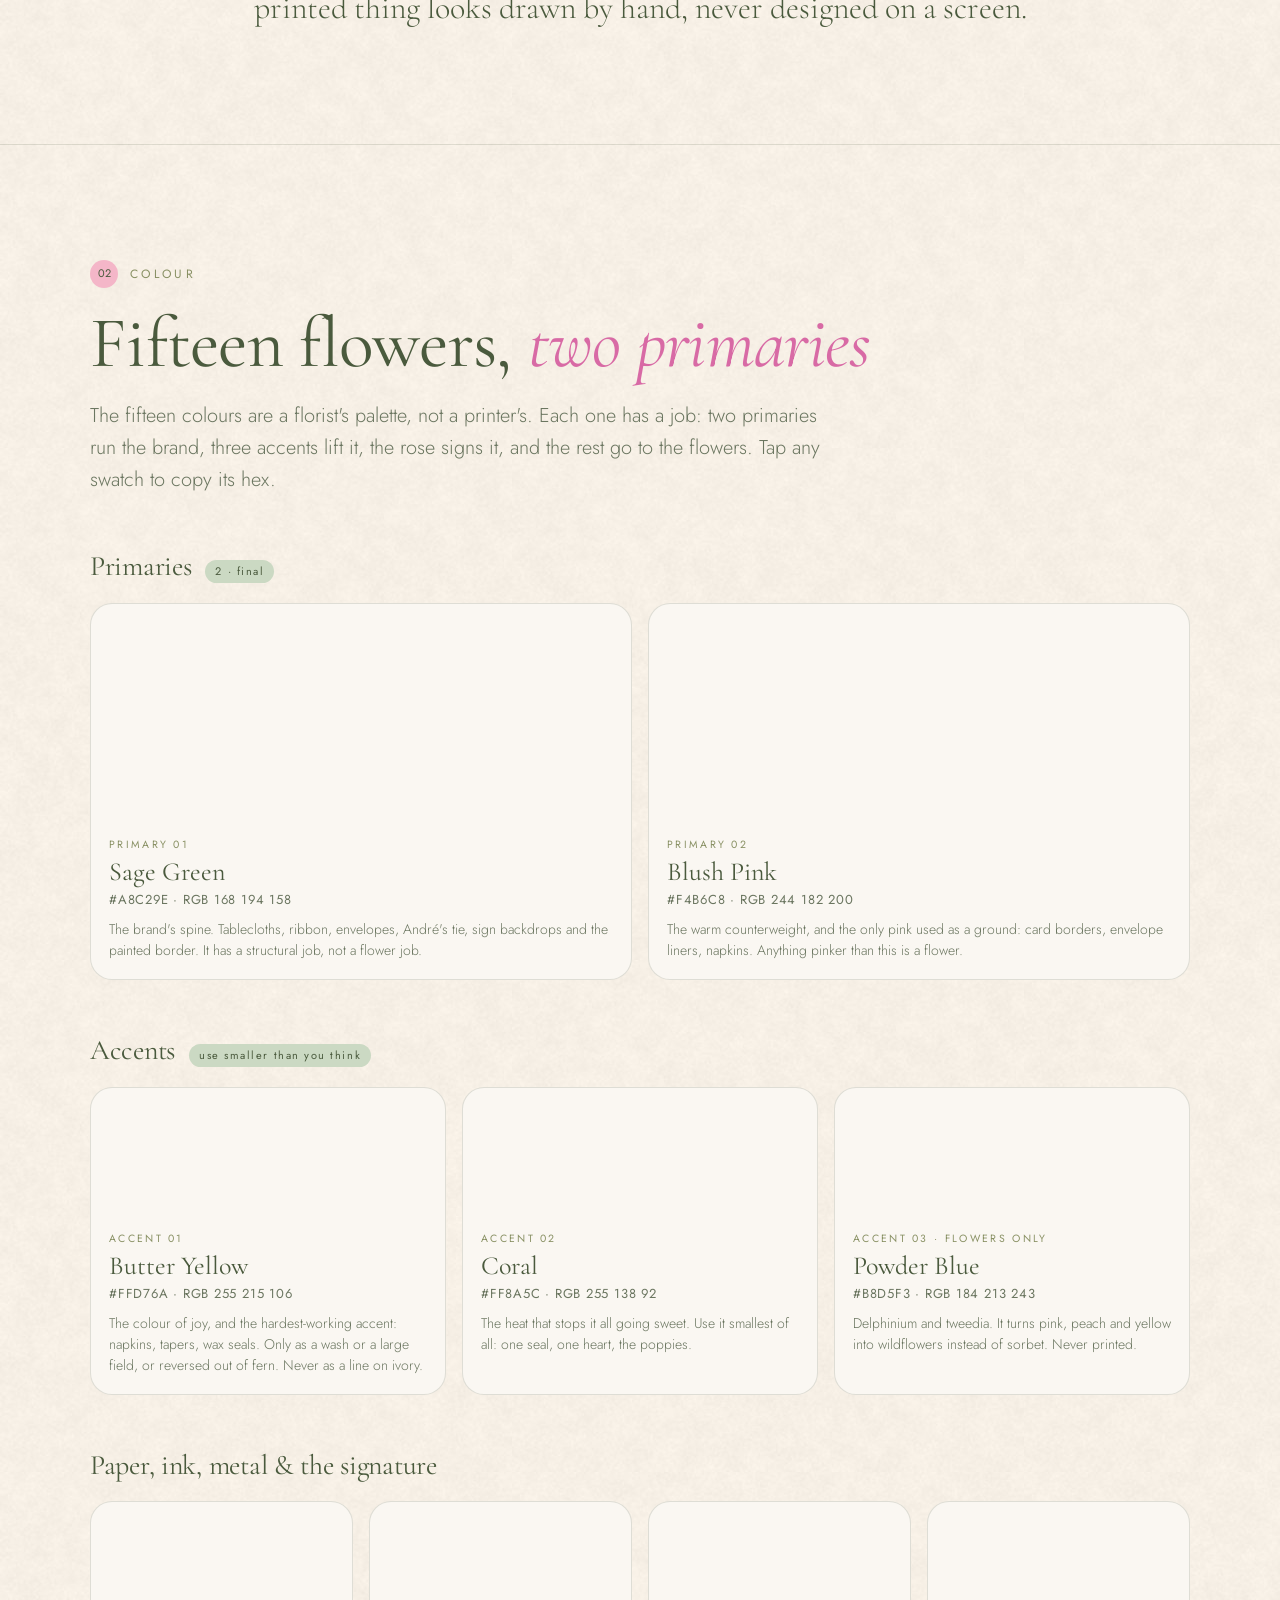
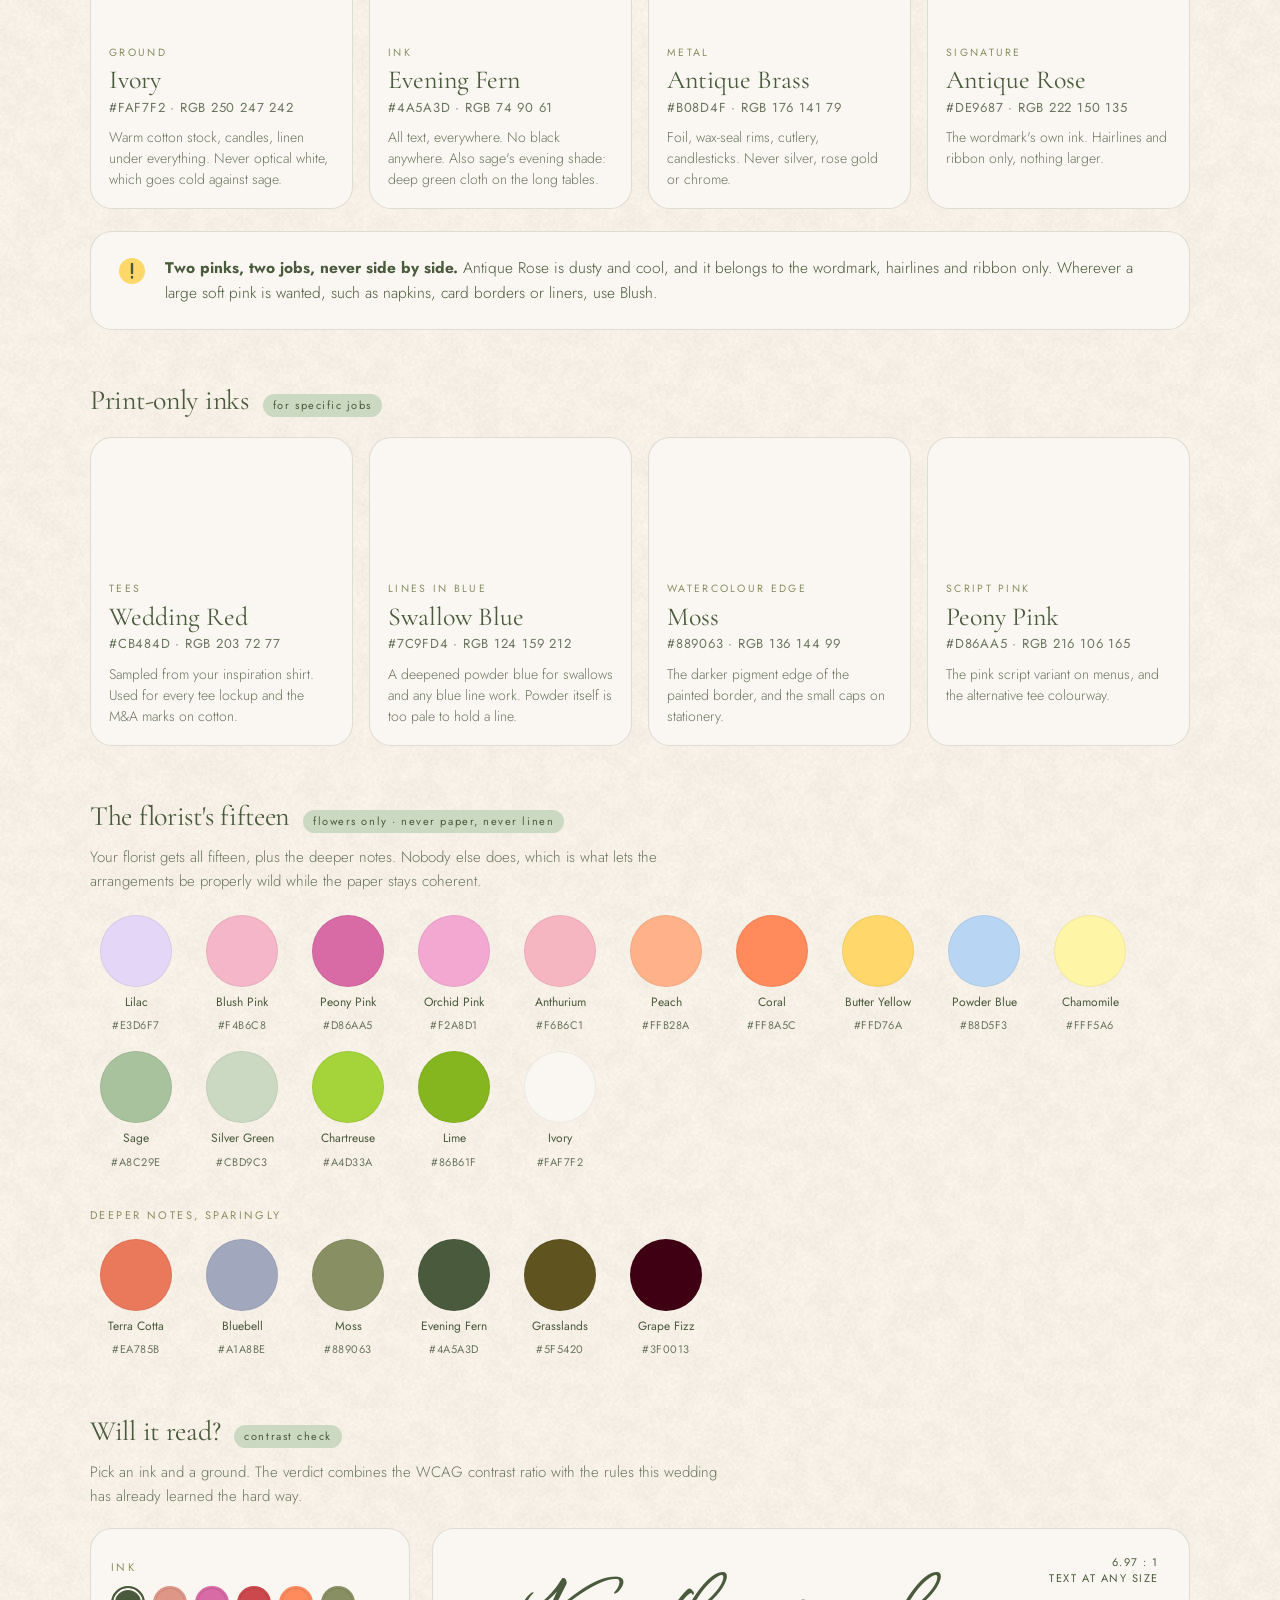
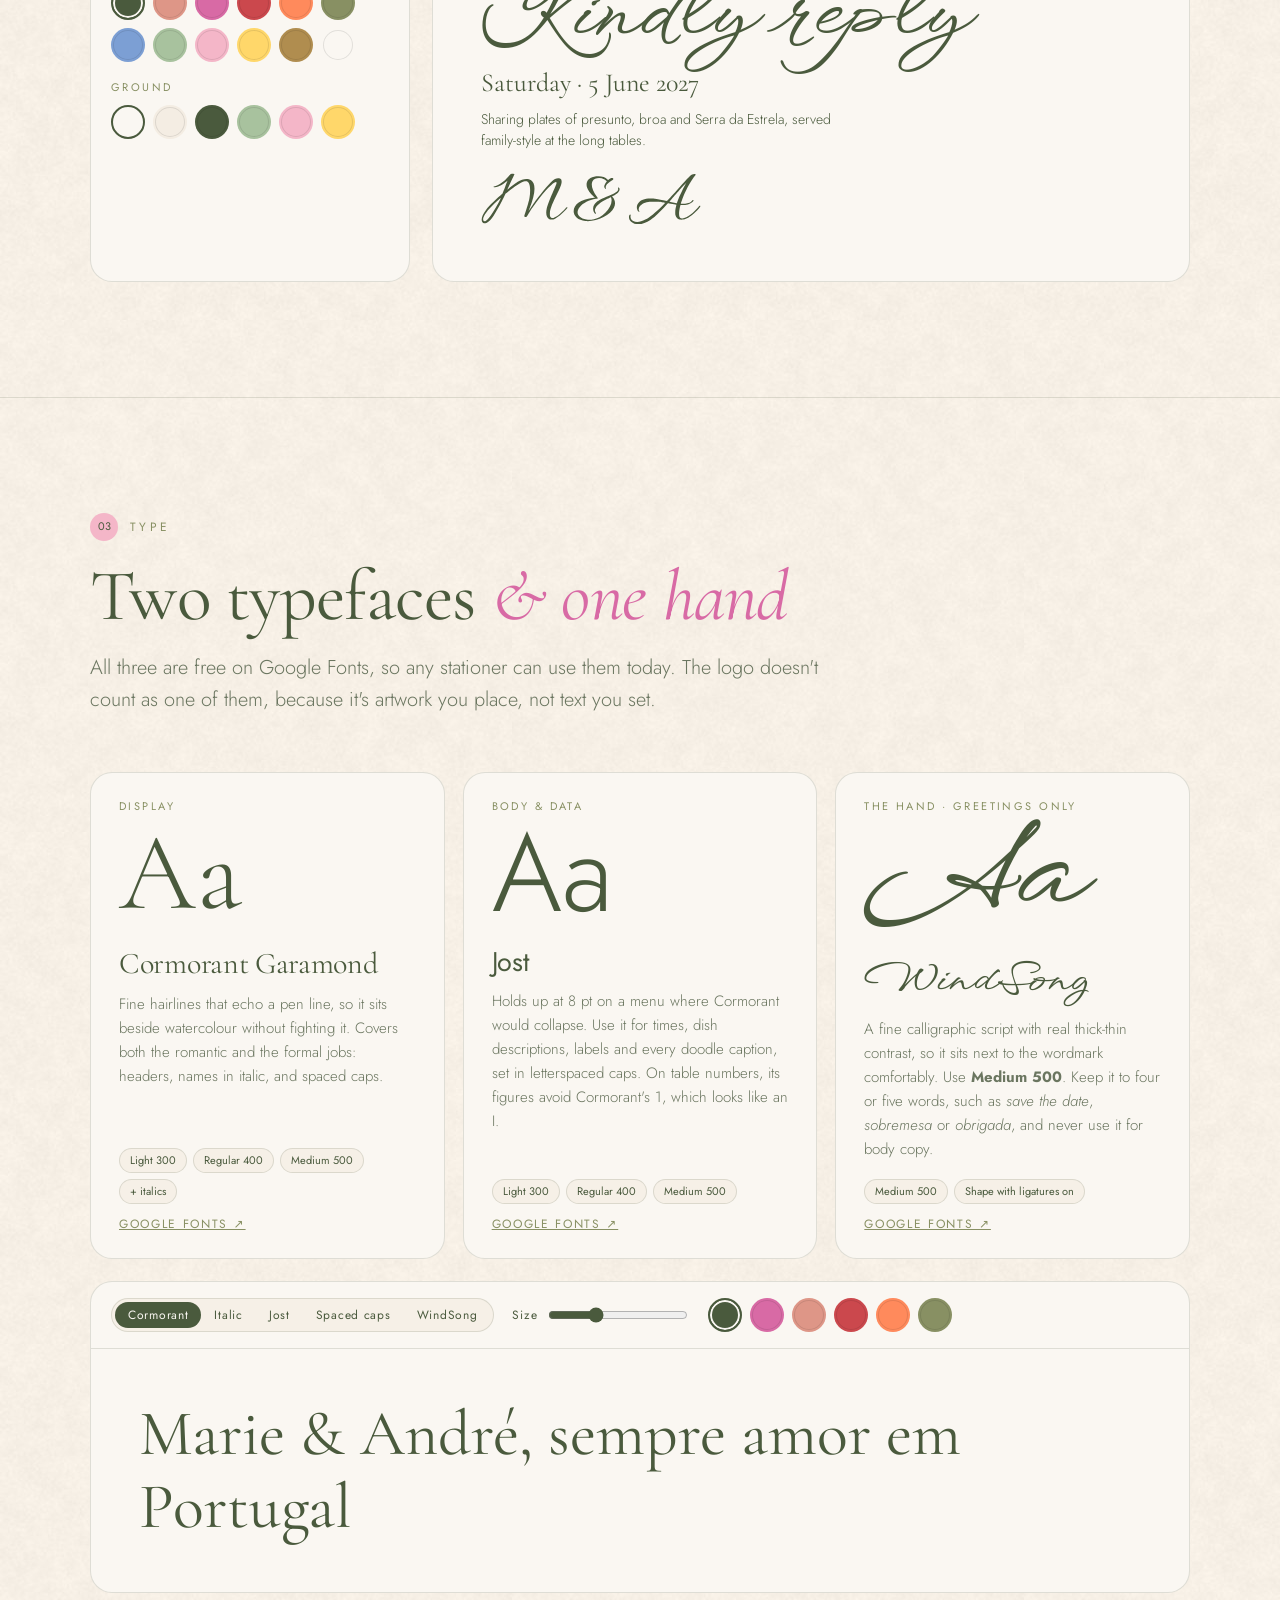
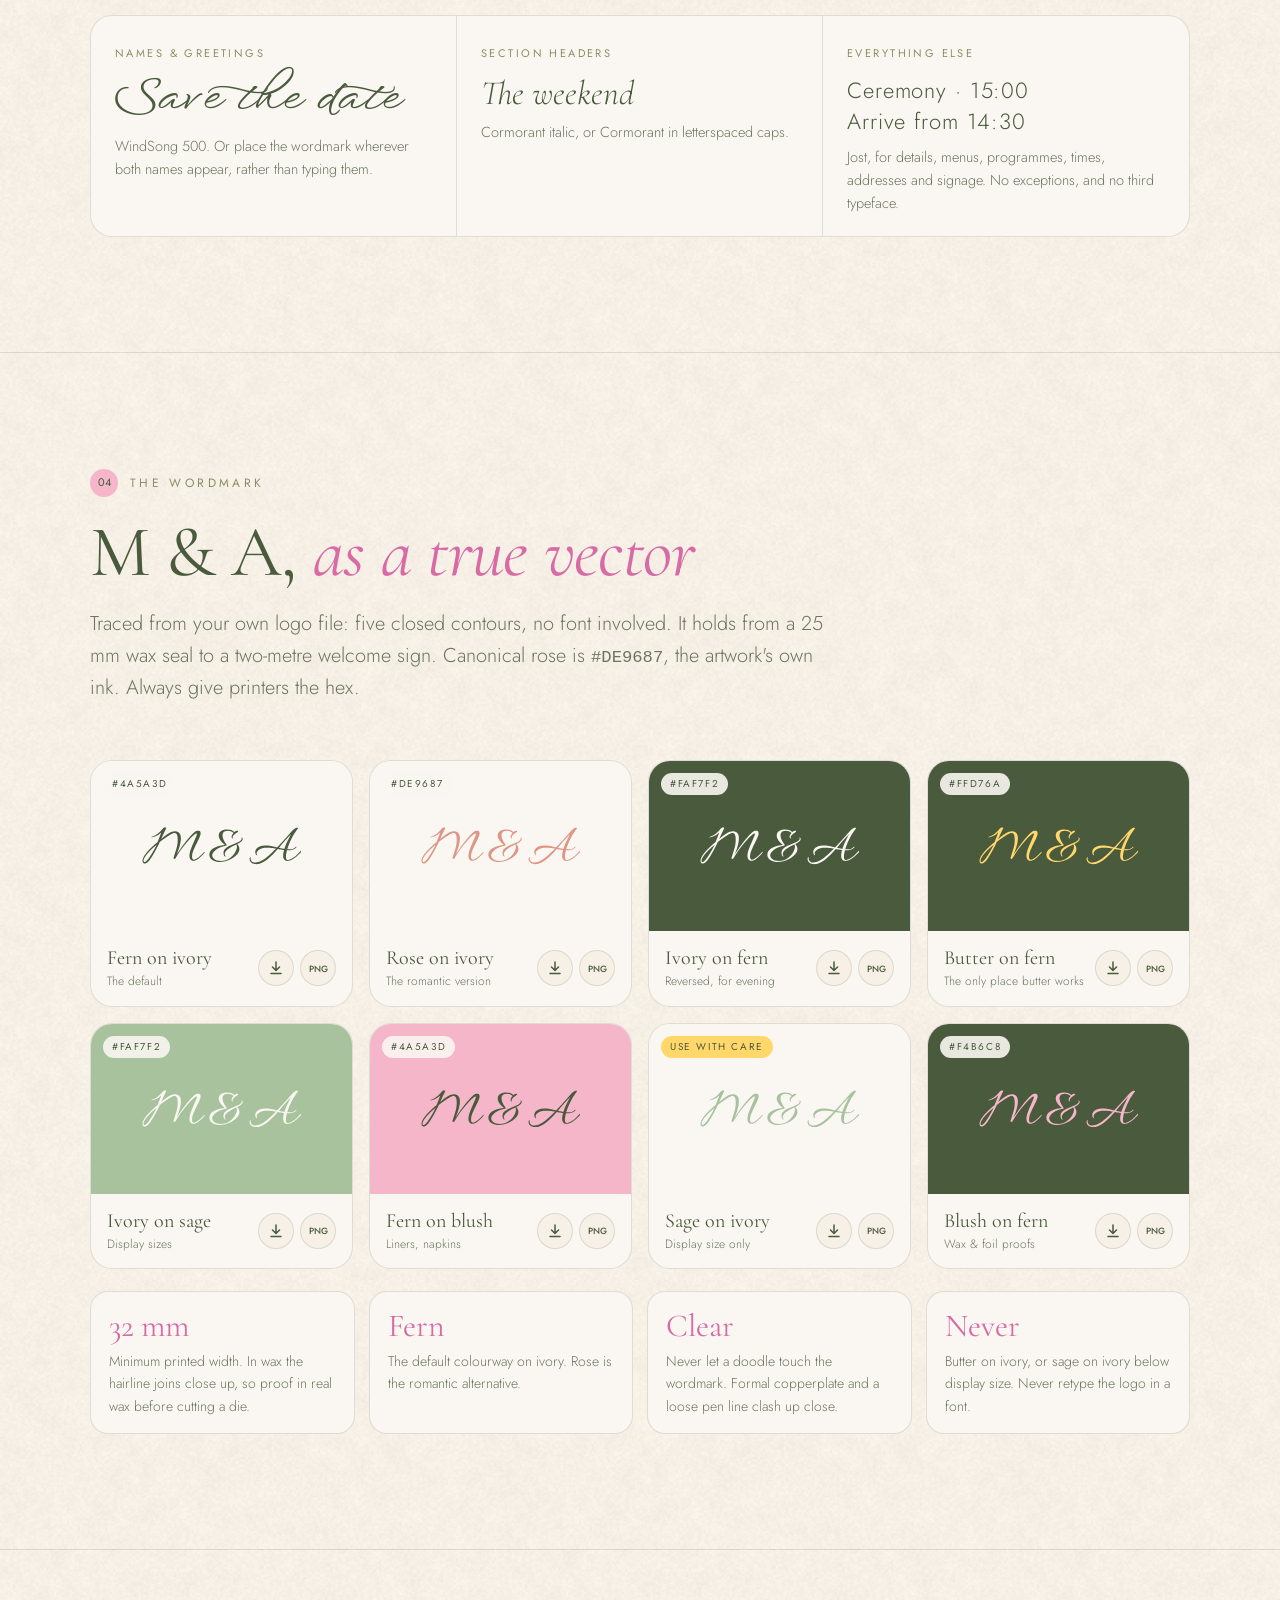
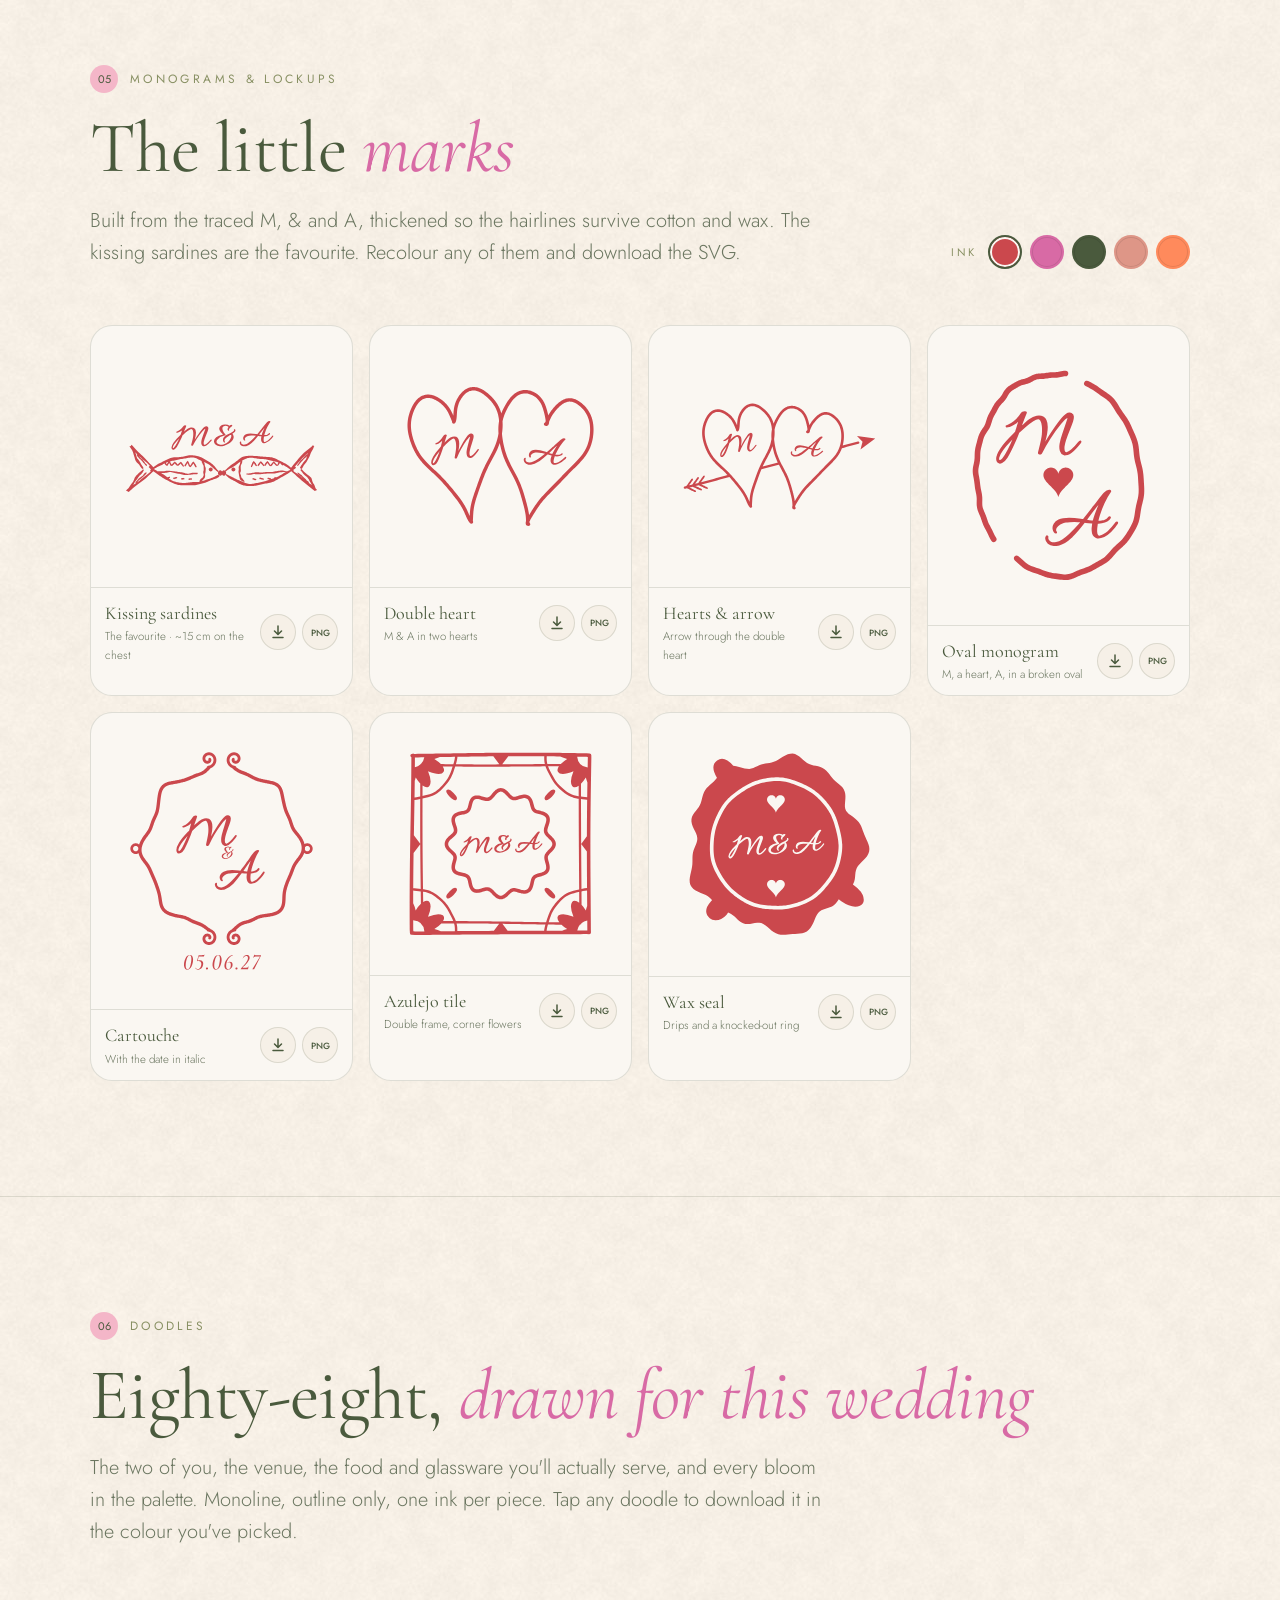
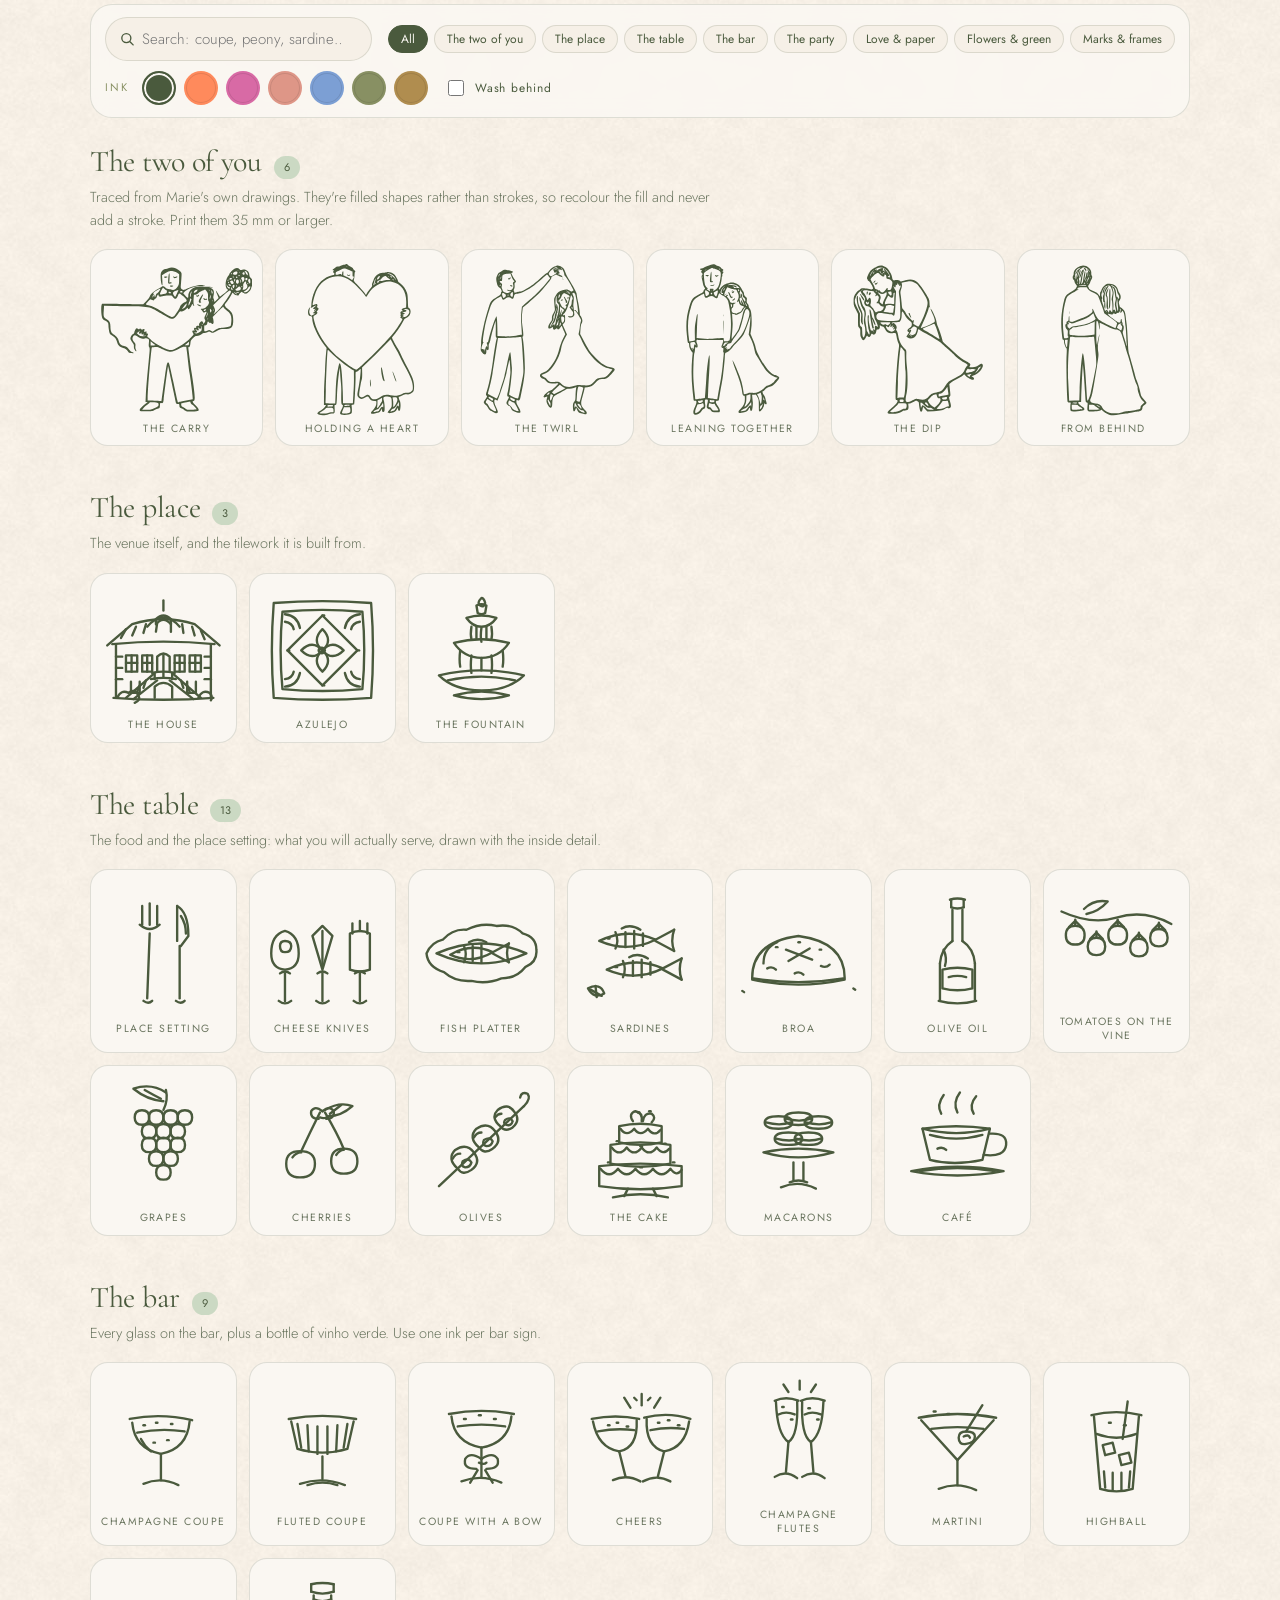
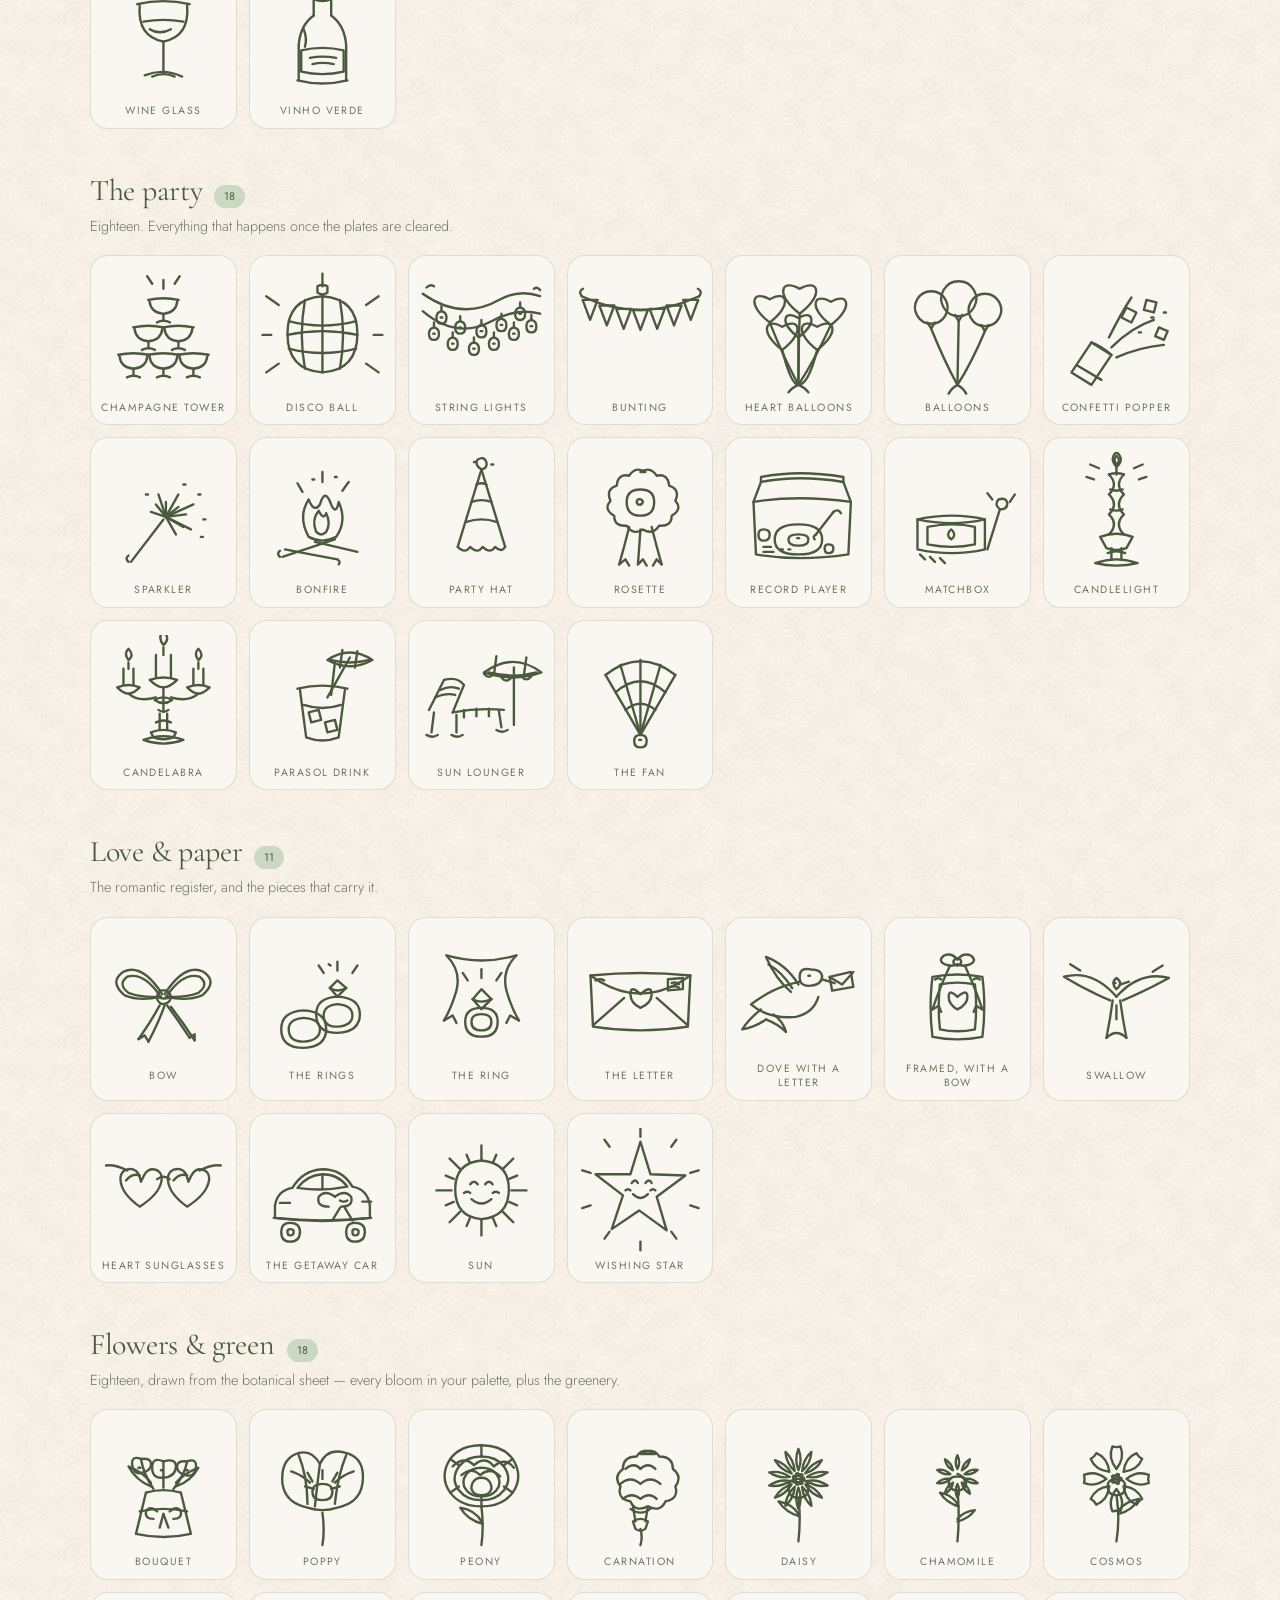
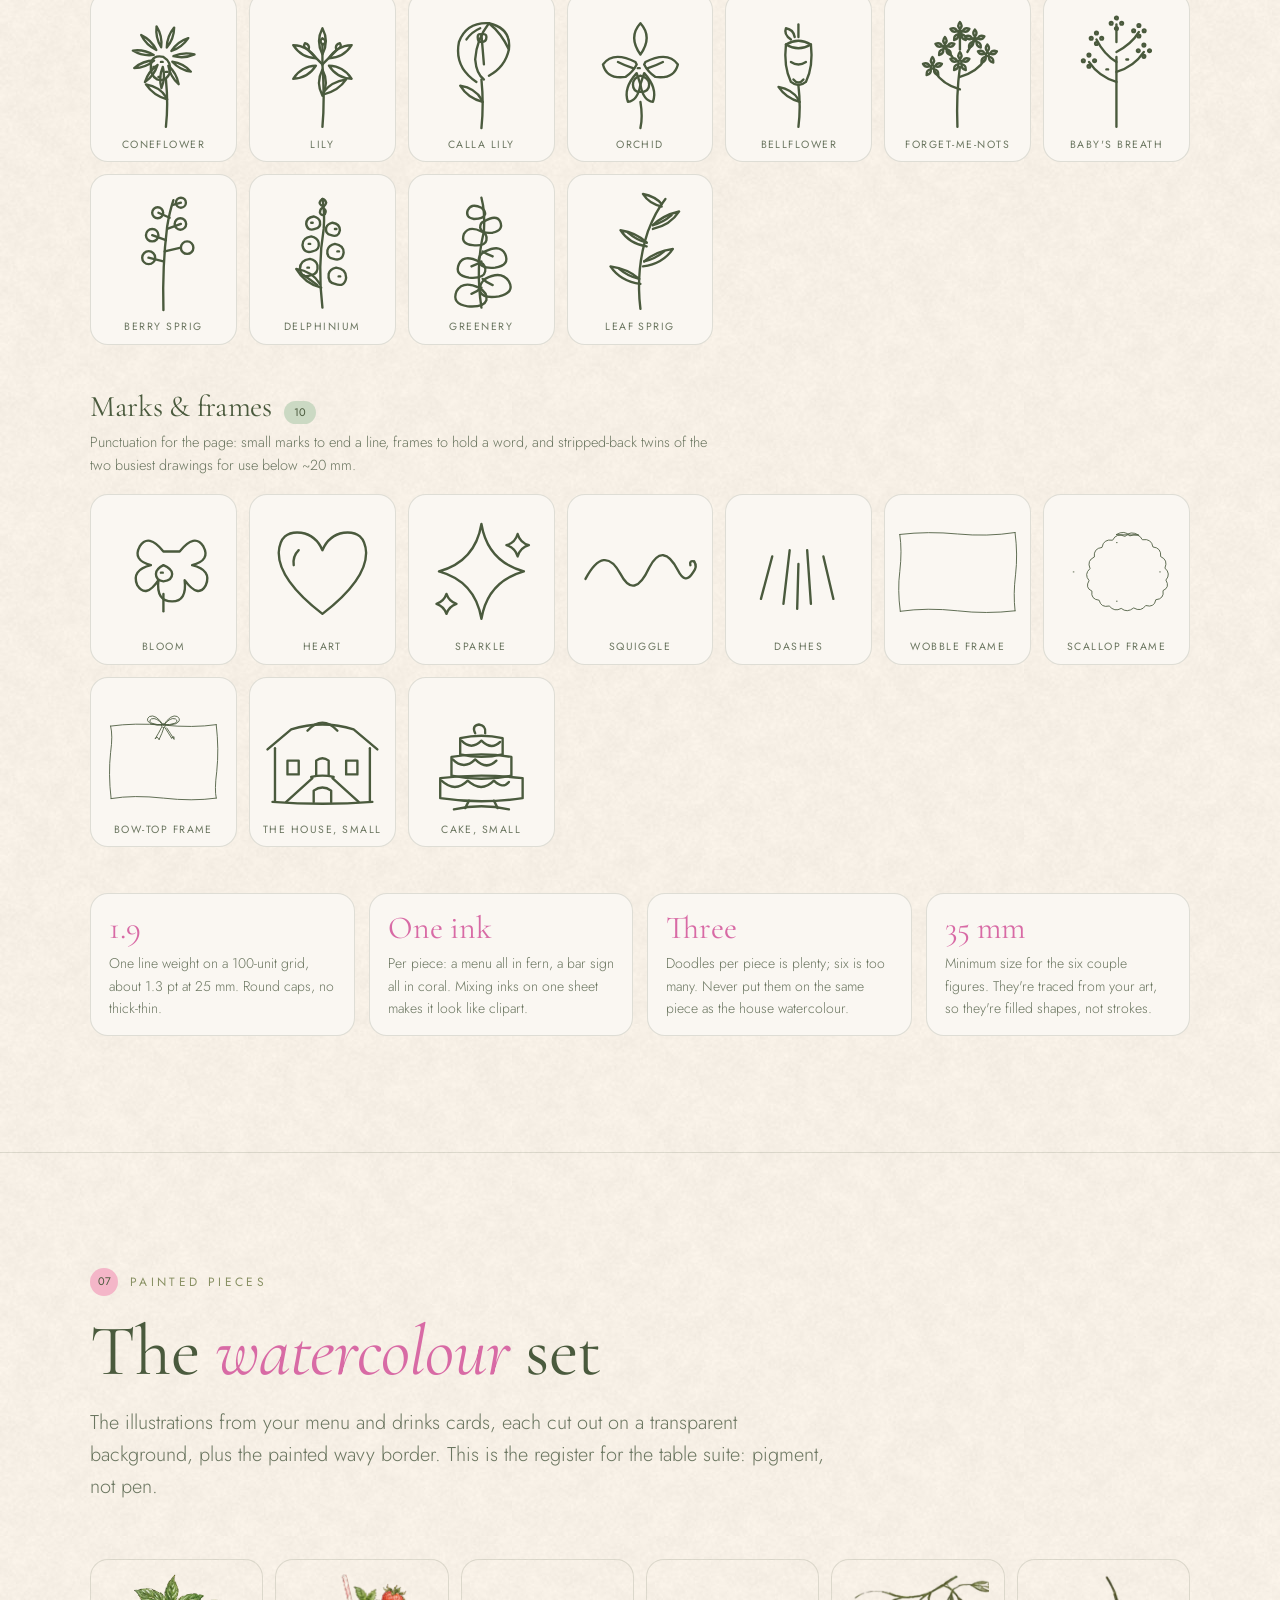
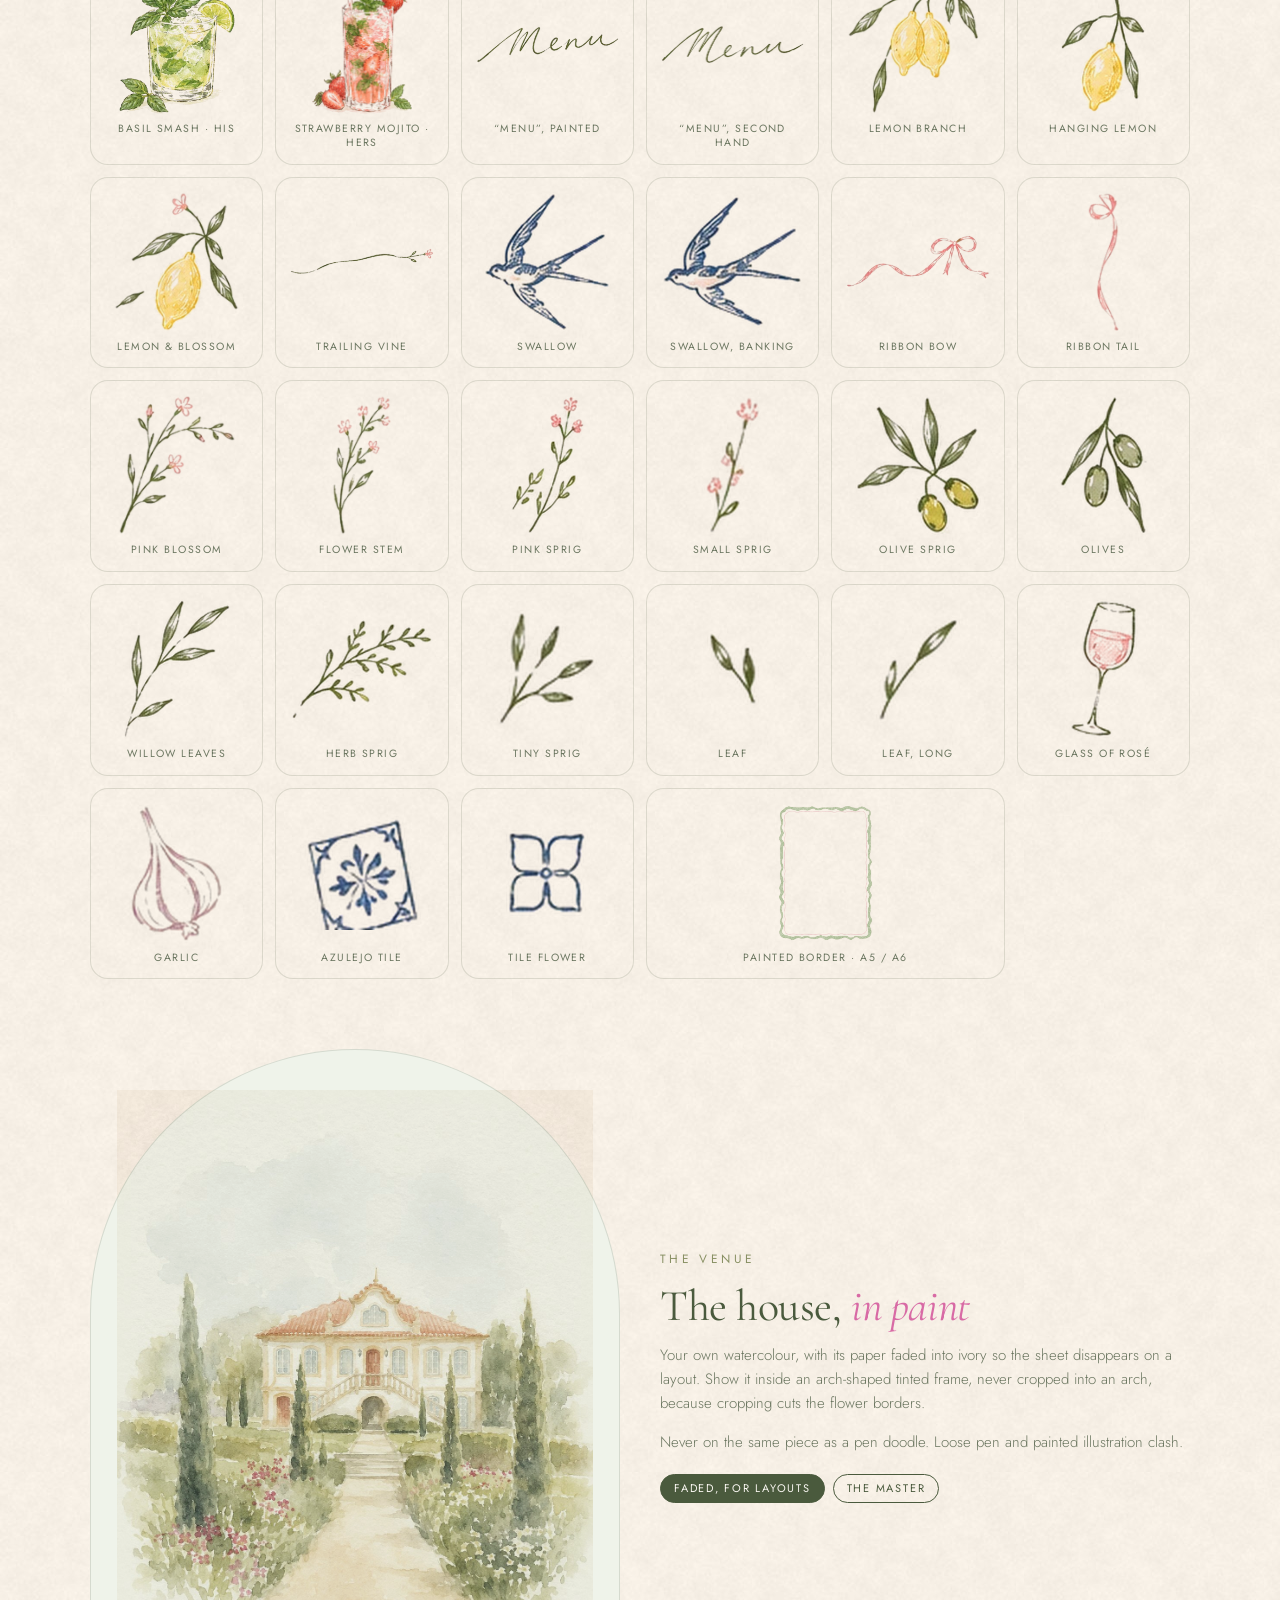
<file: kit.html>
<!doctype html>
<html lang="en">
<head>
<meta charset="utf-8">
<meta name="viewport" content="width=device-width,initial-scale=1">
<title>Brand Kit · Marie’s Dream Wedding</title>
<meta name="description" content="The design kit for Marie &amp; André's wedding, 5 June 2027. Colour, type, logos, doodles, painted illustrations and editable stationery templates.">
<meta name="theme-color" content="#FAF7F2">
<link rel="icon" href="assets/favicon.svg" type="image/svg+xml">
<link rel="preconnect" href="https://fonts.googleapis.com">
<link rel="preconnect" href="https://fonts.gstatic.com" crossorigin>
<link rel="stylesheet" href="https://fonts.googleapis.com/css2?family=Cormorant+Garamond:ital,wght@0,300;0,400;0,500;0,600;0,700;1,300;1,400;1,500;1,600&family=Jost:wght@300;400;500&family=WindSong:wght@400;500&display=swap">
<link rel="stylesheet" href="assets/kit.css?v=20261002d">
</head>
<body>

<header class="bar">
  <a href="index.html" aria-label="Marie’s Dream Wedding home"><span class="mk" data-logo></span></a>
  <nav id="nav">
    <a href="#anchor">Anchor</a><a href="#colour">Colour</a><a href="#type">Type</a><a href="#logo">Logo</a>
    <a href="#monograms">Monograms</a><a href="#doodles">Doodles</a><a href="#painted">Painted</a>
    <a href="#stationery">Stationery</a><a href="#tees">Tees</a><a href="#rules">Rules</a><a href="#downloads">Downloads</a>
  </nav>
  <a class="pill small ghost" href="index.html">Design system</a> <a class="pill small" href="studio.html">Template studio</a>
</header>

<!-- ===================== HERO ===================== -->
<div class="hero" id="top">
  <img class="sp" src="assets/painted/lemon-branch.png" alt="" style="left:3%;top:8%;width:clamp(110px,15vw,210px)">
  <img class="sp hide-s" src="assets/painted/vine-flower.png" alt="" style="left:16%;top:6%;width:clamp(160px,22vw,320px)">
  <img class="sp" src="assets/painted/swallow.png" alt="" style="right:7%;top:11%;width:clamp(70px,9vw,120px)">
  <img class="sp hide-s" src="assets/painted/pink-flower-stem.png" alt="" style="left:4%;top:42%;width:clamp(44px,5vw,70px)">
  <img class="sp hide-s" src="assets/painted/lemon-drop.png" alt="" style="right:5%;top:44%;width:clamp(56px,6vw,90px)">
  <img class="sp" src="assets/painted/olive-sprig.png" alt="" style="left:6%;bottom:7%;width:clamp(70px,8vw,110px)">
  <img class="sp" src="assets/painted/ribbon-bow.png" alt="" style="right:5%;bottom:7%;width:clamp(150px,20vw,280px)">
  <div class="wrap">
    <p class="caps" style="margin:0 0 28px;letter-spacing:.34em">The design kit</p>
    <div class="wm" data-logo role="img" aria-label="M &amp; A"></div>
    <p class="date">05 · VI · 2027 &nbsp;·&nbsp; Portugal</p>
    <p class="anchor"><span>Wild</span><i>◆</i>Romantic<i>◆</i><span>Joyful</span></p>
    <p class="intro">Everything we make for the wedding, in one place: the palette, the three typefaces, the wordmark, eighty-eight doodles, the painted pieces, and templates for menus, drinks, table numbers and more that you can edit and print.</p>
    <div class="cta"><a class="pill" href="studio.html">Open the template studio</a><a class="pill ghost" href="#downloads">Download the kit</a></div>
  </div>
</div>

<!-- ===================== ANCHOR ===================== -->
<section id="anchor"><div class="wrap">
  <div class="head reveal"><div><p class="eyebrow"><b>01</b>The anchor</p><h2>Three words, <em>locked</em></h2>
    <p class="lede">Every decision in this kit answers to these three. Say them to every supplier before you say anything else.</p></div></div>
  <div class="words">
    <div class="word reveal"><i class="blob" style="background:var(--sage)"></i><p class="caps">One</p><h3>Wild</h3><p>The garden left a little unstyled, and the Portuguese hillside in June. It's the word that tells a florist to stop arranging.</p></div>
    <div class="word reveal"><i class="blob" style="background:var(--blush)"></i><p class="caps">Two</p><h3>Romantic</h3><p>The script logo, watercolour, ribbon and a wavy edge on everything. Every piece of the suite is written in this register.</p></div>
    <div class="word reveal"><i class="blob" style="background:var(--butter)"></i><p class="caps">Three</p><h3>Joyful</h3><p>The word for how guests feel, and the one that keeps romantic from turning solemn. It's why butter yellow works hardest of the accents.</p></div>
  </div>
  <p class="thesis reveal">Green and ivory are the stage. <b>The flowers are the colour.</b> And every printed thing looks drawn by hand, never designed on a screen.</p>
</div></section>

<!-- ===================== COLOUR ===================== -->
<section id="colour"><div class="wrap">
  <div class="head reveal"><div><p class="eyebrow"><b>02</b>Colour</p><h2>Fifteen flowers, <em>two primaries</em></h2>
    <p class="lede">The fifteen colours are a florist's palette, not a printer's. Each one has a job: two primaries run the brand, three accents lift it, the rose signs it, and the rest go to the flowers. Tap any swatch to copy its hex.</p></div></div>

  <div class="sub"><h3>Primaries</h3><span class="count">2 · final</span></div>
  <div class="sw-grid big" data-swatches="primary"></div>
  <div class="sub"><h3>Accents</h3><span class="count">use smaller than you think</span></div>
  <div class="sw-grid c3" data-swatches="accent"></div>
  <div class="sub"><h3>Paper, ink, metal &amp; the signature</h3></div>
  <div class="sw-grid c4" data-swatches="neutral"></div>
  <div class="callout reveal"><svg viewBox="0 0 30 30"><circle cx="15" cy="15" r="13" fill="var(--butter)"/><path d="M15 8v9M15 21v.5" stroke="var(--fern)" stroke-width="2.4" stroke-linecap="round"/></svg>
    <p><b>Two pinks, two jobs, never side by side.</b> Antique Rose is dusty and cool, and it belongs to the wordmark, hairlines and ribbon only. Wherever a large soft pink is wanted, such as napkins, card borders or liners, use Blush.</p></div>
  <div class="sub"><h3>Print-only inks</h3><span class="count">for specific jobs</span></div>
  <div class="sw-grid c4" data-swatches="print"></div>
  <div class="sub"><h3>The florist's fifteen</h3><span class="count">flowers only · never paper, never linen</span></div>
  <p class="note" style="margin:-8px 0 22px">Your florist gets all fifteen, plus the deeper notes. Nobody else does, which is what lets the arrangements be properly wild while the paper stays coherent.</p>
  <div class="dots" data-dots="florist"></div>
  <p class="caps" style="margin:34px 0 16px">Deeper notes, sparingly</p>
  <div class="dots" data-dots="deep"></div>

  <div class="sub"><h3>Will it read?</h3><span class="count">contrast check</span></div>
  <p class="note" style="margin:-8px 0 0">Pick an ink and a ground. The verdict combines the WCAG contrast ratio with the rules this wedding has already learned the hard way.</p>
  <div class="ct">
    <div class="pick"><p class="caps">Ink</p><div class="row" id="ctInk"></div><p class="caps">Ground</p><div class="row" id="ctGround"></div></div>
    <div class="out" id="ctOut"><span class="verdict" id="ctVerdict"></span><div class="s1">Kindly reply</div><div class="s2">Saturday · 5 June 2027</div><div class="s3">Sharing plates of presunto, broa and Serra da Estrela, served family-style at the long tables.</div><div class="wmk" data-logo></div></div>
  </div>
</div></section>

<!-- ===================== TYPE ===================== -->
<section id="type"><div class="wrap">
  <div class="head reveal"><div><p class="eyebrow"><b>03</b>Type</p><h2>Two typefaces <em>&amp; one hand</em></h2>
    <p class="lede">All three are free on Google Fonts, so any stationer can use them today. The logo doesn't count as one of them, because it's artwork you place, not text you set.</p></div></div>
  <div class="faces">
    <div class="face reveal"><span class="role">Display</span><div class="aa" style="font-family:var(--serif);font-weight:300">Aa</div><h3 style="font-family:var(--serif)">Cormorant Garamond</h3>
      <p>Fine hairlines that echo a pen line, so it sits beside watercolour without fighting it. Covers both the romantic and the formal jobs: headers, names in italic, and spaced caps.</p>
      <div class="wts"><span>Light 300</span><span>Regular 400</span><span>Medium 500</span><span>+ italics</span></div>
      <a class="gf" href="https://fonts.google.com/specimen/Cormorant+Garamond" target="_blank" rel="noopener">Google Fonts ↗</a></div>
    <div class="face reveal"><span class="role">Body &amp; data</span><div class="aa" style="font-family:var(--sans);font-weight:300">Aa</div><h3 style="font-family:var(--sans);font-weight:400;font-size:27px">Jost</h3>
      <p>Holds up at 8 pt on a menu where Cormorant would collapse. Use it for times, dish descriptions, labels and every doodle caption, set in letterspaced caps. On table numbers, its figures avoid Cormorant's 1, which looks like an I.</p>
      <div class="wts"><span>Light 300</span><span>Regular 400</span><span>Medium 500</span></div>
      <a class="gf" href="https://fonts.google.com/specimen/Jost" target="_blank" rel="noopener">Google Fonts ↗</a></div>
    <div class="face reveal"><span class="role">The hand · greetings only</span><div class="aa hand" style="font-size:120px">Aa</div><h3 class="hand" style="font-size:44px">WindSong</h3>
      <p>A fine calligraphic script with real thick-thin contrast, so it sits next to the wordmark comfortably. Use <b>Medium 500</b>. Keep it to four or five words, such as <i>save the date</i>, <i>sobremesa</i> or <i>obrigada</i>, and never use it for body copy.</p>
      <div class="wts"><span>Medium 500</span><span>Shape with ligatures on</span></div>
      <a class="gf" href="https://fonts.google.com/specimen/WindSong" target="_blank" rel="noopener">Google Fonts ↗</a></div>
  </div>

  <div class="tester reveal">
    <div class="tools">
      <div class="seg" id="tFace"><button data-v="serif" class="on">Cormorant</button><button data-v="serif-i">Italic</button><button data-v="sans">Jost</button><button data-v="caps">Spaced caps</button><button data-v="script">WindSong</button></div>
      <label class="tog">Size <input type="range" id="tSize" min="18" max="160" value="64"></label>
      <div class="inkbar" id="tInk"></div>
    </div>
    <div class="stage" id="tStage" contenteditable="true" spellcheck="false">Marie &amp; André, sempre amor em Portugal</div>
  </div>
  <div class="hier reveal">
    <div><span class="caps">Names &amp; greetings</span><div class="ex hand" style="font-size:46px">Save the date</div><p>WindSong 500. Or place the wordmark wherever both names appear, rather than typing them.</p></div>
    <div><span class="caps">Section headers</span><div class="ex" style="font-family:var(--serif);font-style:italic">The weekend</div><p>Cormorant italic, or Cormorant in letterspaced caps.</p></div>
    <div><span class="caps">Everything else</span><div class="ex" style="font:300 22px/1.4 var(--sans);letter-spacing:.04em">Ceremony · 15:00<br>Arrive from 14:30</div><p>Jost, for details, menus, programmes, times, addresses and signage. No exceptions, and no third typeface.</p></div>
  </div>
</div></section>

<!-- ===================== LOGO ===================== -->
<section id="logo"><div class="wrap">
  <div class="head reveal"><div><p class="eyebrow"><b>04</b>The wordmark</p><h2>M &amp; A, <em>as a true vector</em></h2>
    <p class="lede">Traced from your own logo file: five closed contours, no font involved. It holds from a 25 mm wax seal to a two-metre welcome sign. Canonical rose is <span class="mono">#DE9687</span>, the artwork's own ink. Always give printers the hex.</p></div></div>
  <div class="logos" id="logos"></div>
  <div class="rules">
    <div class="rule reveal"><div class="k">32 mm</div><p>Minimum printed width. In wax the hairline joins close up, so proof in real wax before cutting a die.</p></div>
    <div class="rule reveal"><div class="k">Fern</div><p>The default colourway on ivory. Rose is the romantic alternative.</p></div>
    <div class="rule reveal"><div class="k">Clear</div><p>Never let a doodle touch the wordmark. Formal copperplate and a loose pen line clash up close.</p></div>
    <div class="rule reveal"><div class="k">Never</div><p>Butter on ivory, or sage on ivory below display size. Never retype the logo in a font.</p></div>
  </div>
</div></section>

<!-- ===================== MONOGRAMS ===================== -->
<section id="monograms"><div class="wrap">
  <div class="head reveal"><div><p class="eyebrow"><b>05</b>Monograms &amp; lockups</p><h2>The little <em>marks</em></h2>
    <p class="lede">Built from the traced M, &amp; and A, thickened so the hairlines survive cotton and wax. The kissing sardines are the favourite. Recolour any of them and download the SVG.</p></div>
    <div class="inkbar" id="monoInk"><span class="lbl">Ink</span></div></div>
  <div class="monos" id="monos"></div>
</div></section>

<!-- ===================== DOODLES ===================== -->
<section id="doodles"><div class="wrap">
  <div class="head reveal"><div><p class="eyebrow"><b>06</b>Doodles</p><h2>Eighty-eight, <em>drawn for this wedding</em></h2>
    <p class="lede">The two of you, the venue, the food and glassware you'll actually serve, and every bloom in the palette. Monoline, outline only, one ink per piece. Tap any doodle to download it in the colour you've picked.</p></div></div>
  <div class="dtools">
    <label class="search"><svg width="16" height="16" viewBox="0 0 16 16" fill="none" stroke="currentColor" stroke-width="1.5"><circle cx="7" cy="7" r="5"/><path d="M11 11l3.5 3.5" stroke-linecap="round"/></svg><input id="dq" type="search" placeholder="Search: coupe, peony, sardine…" aria-label="Search doodles"></label>
    <div class="chips" id="dGroups"></div>
    <div class="inkbar" id="dInk"><span class="lbl">Ink</span></div>
    <label class="tog"><input type="checkbox" id="dWash"> Wash behind</label>
  </div>
  <div id="dList"></div>
  <div class="rules" style="margin-top:10px">
    <div class="rule"><div class="k">1.9</div><p>One line weight on a 100-unit grid, about 1.3 pt at 25 mm. Round caps, no thick-thin.</p></div>
    <div class="rule"><div class="k">One ink</div><p>Per piece: a menu all in fern, a bar sign all in coral. Mixing inks on one sheet makes it look like clipart.</p></div>
    <div class="rule"><div class="k">Three</div><p>Doodles per piece is plenty; six is too many. Never put them on the same piece as the house watercolour.</p></div>
    <div class="rule"><div class="k">35 mm</div><p>Minimum size for the six couple figures. They're traced from your art, so they're filled shapes, not strokes.</p></div>
  </div>
</div></section>

<!-- ===================== PAINTED ===================== -->
<section id="painted"><div class="wrap">
  <div class="head reveal"><div><p class="eyebrow"><b>07</b>Painted pieces</p><h2>The <em>watercolour</em> set</h2>
    <p class="lede">The illustrations from your menu and drinks cards, each cut out on a transparent background, plus the painted wavy border. This is the register for the table suite: pigment, not pen.</p></div></div>
  <div class="paint" id="paint"></div>
  <div class="venue" style="margin-top:70px">
    <div class="arch reveal"><img src="assets/venue-faded.jpg" alt="Watercolour of the house at the head of its cypress avenue"></div>
    <div class="reveal"><p class="eyebrow">The venue</p><h3 style="font-size:44px">The house, <em>in paint</em></h3>
      <p class="note" style="margin-top:14px">Your own watercolour, with its paper faded into ivory so the sheet disappears on a layout. Show it inside an arch-shaped tinted frame, never cropped into an arch, because cropping cuts the flower borders.</p>
      <p class="note">Never on the same piece as a pen doodle. Loose pen and painted illustration clash.</p>
      <div class="cta" style="display:flex;gap:8px;margin-top:20px;flex-wrap:wrap"><a class="pill small" href="assets/venue-faded.jpg" download>Faded, for layouts</a><a class="pill small ghost" href="assets/venue-watercolour.jpg" download>The master</a></div></div>
  </div>
</div></section>

<!-- ===================== STATIONERY ===================== -->
<section id="stationery"><div class="wrap">
  <div class="head reveal"><div><p class="eyebrow"><b>08</b>Stationery</p><h2>The table, <em>on paper</em></h2>
    <p class="lede">Rectangular A6 and A5 card you can feed through a printer, with no die-cuts and no trimming. Watercolour, not pen. Use digits rather than words, so they read the same in Portuguese and English.</p></div></div>
  <div class="gal">
    <figure class="reveal"><img src="assets/finals/menu-still-life.jpg" alt="Menu, still life layout" loading="lazy"><figcaption>Menu · still life</figcaption></figure>
    <figure class="reveal"><img src="assets/finals/menu-garden.jpg" alt="Menu, garden layout" loading="lazy"><figcaption>Menu · garden</figcaption></figure>
    <figure class="reveal"><img src="assets/finals/drinks-scattered.jpg" alt="Signature drinks card" loading="lazy"><figcaption>Drinks · scattered</figcaption></figure>
    <figure class="reveal"><img src="assets/finals/drinks-border.jpg" alt="Signature drinks card with painted border" loading="lazy"><figcaption>Drinks · painted border</figcaption></figure>
  </div>
  <div class="sub"><h3>Table numbers</h3><span class="count">oil paintings · places that matter</span></div>
  <div class="tables" id="tables"></div>
  <div class="studio-cta reveal">
    <img src="assets/painted/strawberry-mojito.png" alt="" style="position:absolute;right:-20px;bottom:-40px;width:180px;opacity:.16;pointer-events:none">
    <div><p class="caps" style="color:var(--blush)">Template studio</p><h3>Edit it, <em style="color:var(--blush)">print it</em></h3>
      <p>Every template uses the real brand: painted pieces, the border, the doodles and the three typefaces. Change the words, choose a layout, then save it as a print-ready PDF or a PNG. Your edits stay in your browser.</p>
      <a class="pill" href="studio.html">Open the studio</a></div>
    <ul><li><b>Menu</b>A5 · 4 layouts</li><li><b>Signature drinks</b>A5 · his &amp; hers</li><li><b>Table number</b>A6 · 20 paintings</li><li><b>Place cards</b>A4 sheet of 10</li><li><b>Order of the day</b>A5 · doodled</li><li><b>Welcome sign</b>A-series · any size</li></ul>
  </div>
  <div class="dl c3" style="margin-top:22px">
    <a href="pages/table-suite.html"><b>The table suite</b><span>The painted-border table numbers and menus, with the reasoning behind them.</span><em>Open ↗</em></a>
    <a href="pages/confirmation-card.html"><b>Confirmation card</b><span>The editable 5×7 “you're confirmed” card on your venue watercolour.</span><em>Open ↗</em></a>
    <a href="pages/brand-book.html"><b>The brand book</b><span>The long-form reasoning: why two primaries, why WindSong, the doodle rules.</span><em>Open ↗</em></a>
  </div>
</div></section>

<!-- ===================== TEES ===================== -->
<section id="tees"><div class="wrap">
  <div class="head reveal"><div><p class="eyebrow"><b>09</b>Tees</p><h2>Wedding <em style="color:var(--red)">red</em>, on cotton</h2>
    <p class="lede">Every tee is printed in Wedding Red <span class="mono">#CB484D</span>, sampled from your inspiration shirt. That makes it the one exception to “peony is the red”. All type is converted to outlines, so no font travels to the printer.</p></div></div>
  <img class="wide-img reveal" src="assets/finals/party-tees-preview.jpg" alt="Wedding party tees, front and back" loading="lazy">
  <div class="monos" id="tees-grid"></div>
  <img class="wide-img reveal" src="assets/finals/mr-mrs-preview.jpg" alt="The Mr and The Mrs tees" loading="lazy" style="max-width:820px;margin:22px auto 0">
</div></section>

<!-- ===================== RULES ===================== -->
<section id="rules"><div class="wrap">
  <div class="head reveal"><div><p class="eyebrow"><b>10</b>The rules</p><h2>Hand this <em>to every vendor</em></h2></div></div>
  <div class="dos">
    <div class="col yes reveal"><h3>Always</h3><ul>
      <li><i>✓</i><span>Lead with <b>Wild · Romantic · Joyful</b>. Never say “organic”, which suppliers hear as beige.</span></li>
      <li><i>✓</i><span>Ivory paper, Evening Fern ink. <b>No black anywhere.</b></span></li>
      <li><i>✓</i><span>Let colour arrive as flowers, with at most two flat colour areas per piece.</span></li>
      <li><i>✓</i><span>Round shapes: ovals, scallops, wavy painted borders, bows and circles.</span></li>
      <li><i>✓</i><span>Antique Brass for anything metal: foil, wax rims, cutlery, candlesticks.</span></li>
      <li><i>✓</i><span>One doodle ink per piece, and three doodles at most.</span></li>
      <li><i>✓</i><span>Digits on table numbers, set in Jost 300 so the 1 reads as a 1.</span></li>
      <li><i>✓</i><span>Shape WindSong with ligatures on. Its letters join contextually.</span></li>
    </ul></div>
    <div class="col no reveal"><h3>Never</h3><ul>
      <li><i>✕</i><span>A neutral or cream scheme with pastel accents. The colour is meant to be loud.</span></li>
      <li><i>✕</i><span>Butter yellow as a line or text on ivory. It disappears.</span></li>
      <li><i>✕</i><span>Antique Rose on anything larger than a ribbon.</span></li>
      <li><i>✕</i><span>Silver, rose gold or chrome.</span></li>
      <li><i>✕</i><span>A doodle touching the wordmark, or on the same piece as the venue watercolour.</span></li>
      <li><i>✕</i><span>A casual marker script. The hand is WindSong, and it's delicate.</span></li>
      <li><i>✕</i><span>Powder blue printed. It's for flowers only; lines use Swallow Blue.</span></li>
      <li><i>✕</i><span>Die-cut or trimmed stationery. Use rectangular card only.</span></li>
    </ul></div>
  </div>
</div></section>

<!-- ===================== DOWNLOADS ===================== -->
<section id="downloads" style="border:0"><div class="wrap">
  <div class="head reveal"><div><p class="eyebrow"><b>11</b>Downloads</p><h2>Take it <em>with you</em></h2>
    <p class="lede">Everything is vector where it can be, and every file is named to match its caption on this page.</p></div></div>
  <div class="dl">
    <a href="downloads/marie-andre-design-kit.zip" download><b>The whole kit</b><span>Logos, doodles, painted pieces, the border, monograms, tee files and the paper texture.</span><em data-size="marie-andre-design-kit.zip">ZIP · 4.6 MB</em></a>
    <a href="downloads/logos.zip" download><b>Wordmark</b><span>Six SVG colourways.</span><em data-size="logos.zip">ZIP · 23 KB</em></a>
    <a href="downloads/doodles.zip" download><b>Doodles</b><span>88 SVGs in Evening Fern, recolourable from one value.</span><em data-size="doodles.zip">ZIP · 97 KB</em></a>
    <a href="downloads/painted.zip" download><b>Painted pieces</b><span>Transparent PNGs, plus the A5/A6 painted border.</span><em data-size="painted.zip">ZIP · 1.7 MB</em></a>
    <a href="downloads/monograms-and-tees.zip" download><b>Monograms &amp; tees</b><span>Outlined SVG plus 1200 px PNG, in Wedding Red.</span><em data-size="monograms-and-tees.zip">ZIP · 2.2 MB</em></a>
    <a href="downloads/table-paintings.zip" download><b>Table paintings</b><span>The twenty oil paintings for table numbers, at web resolution.</span><em data-size="table-paintings.zip">ZIP · 6.6 MB</em></a>
    <a href="https://fonts.google.com/share?selection.family=Cormorant+Garamond:ital,wght@0,300..700;1,300..700|Jost:wght@300..500|WindSong:wght@500" target="_blank" rel="noopener"><b>The fonts</b><span>Cormorant Garamond, Jost and WindSong, all free from Google Fonts.</span><em>Google Fonts ↗</em></a>
  </div>
</div></section>

<footer><div class="wm" data-logo></div><p>Marie &amp; André · 5 June 2027<br>Designed, printed &amp; made by hand</p></footer>

<dialog id="modal"><button class="ico x" id="mClose" aria-label="Close"><svg viewBox="0 0 16 16" stroke="currentColor" stroke-width="1.6" stroke-linecap="round"><path d="M4 4l8 8M12 4l-8 8"/></svg></button><div class="mbody" id="mBody"></div></dialog>
<div class="toast" id="toast"></div>

<script src="data/kit-data.js?v=20261002d"></script>
<script src="assets/kit.js?v=20261002d"></script>
</body>
</html>
</file>
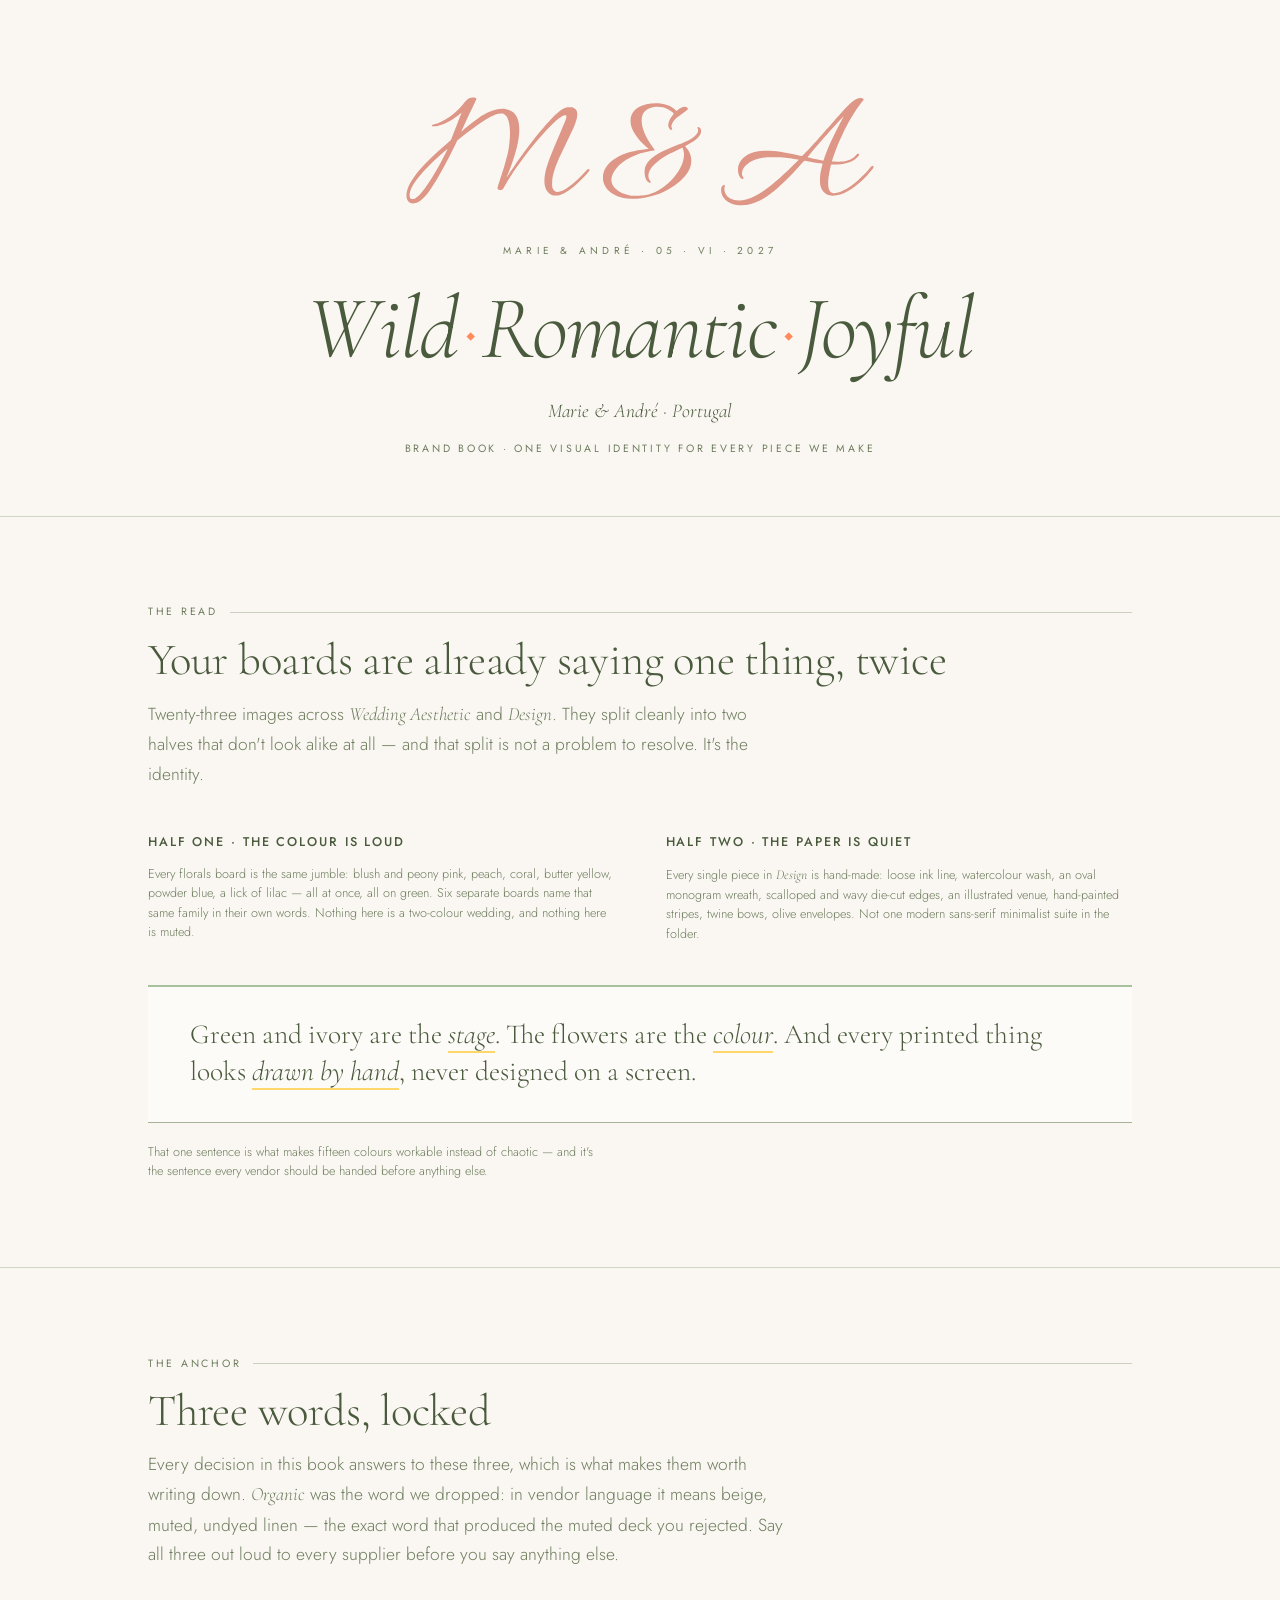
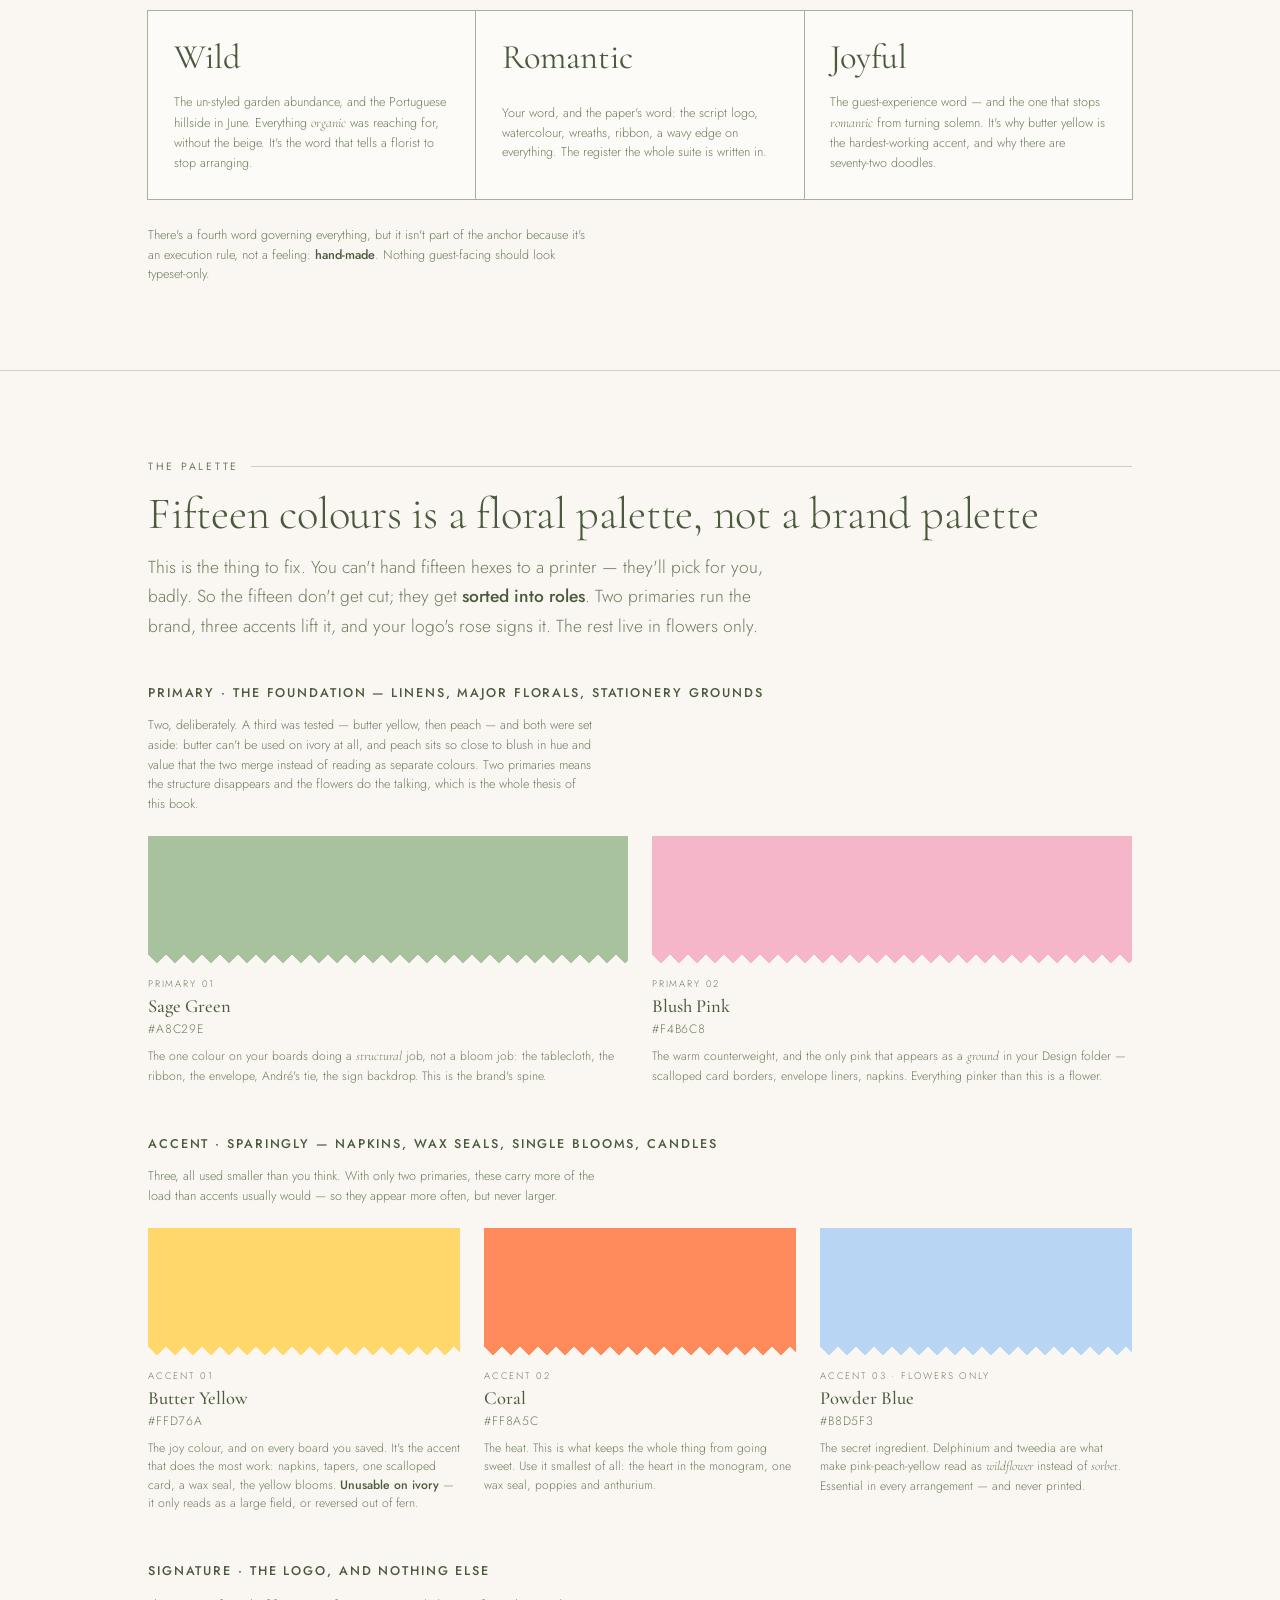
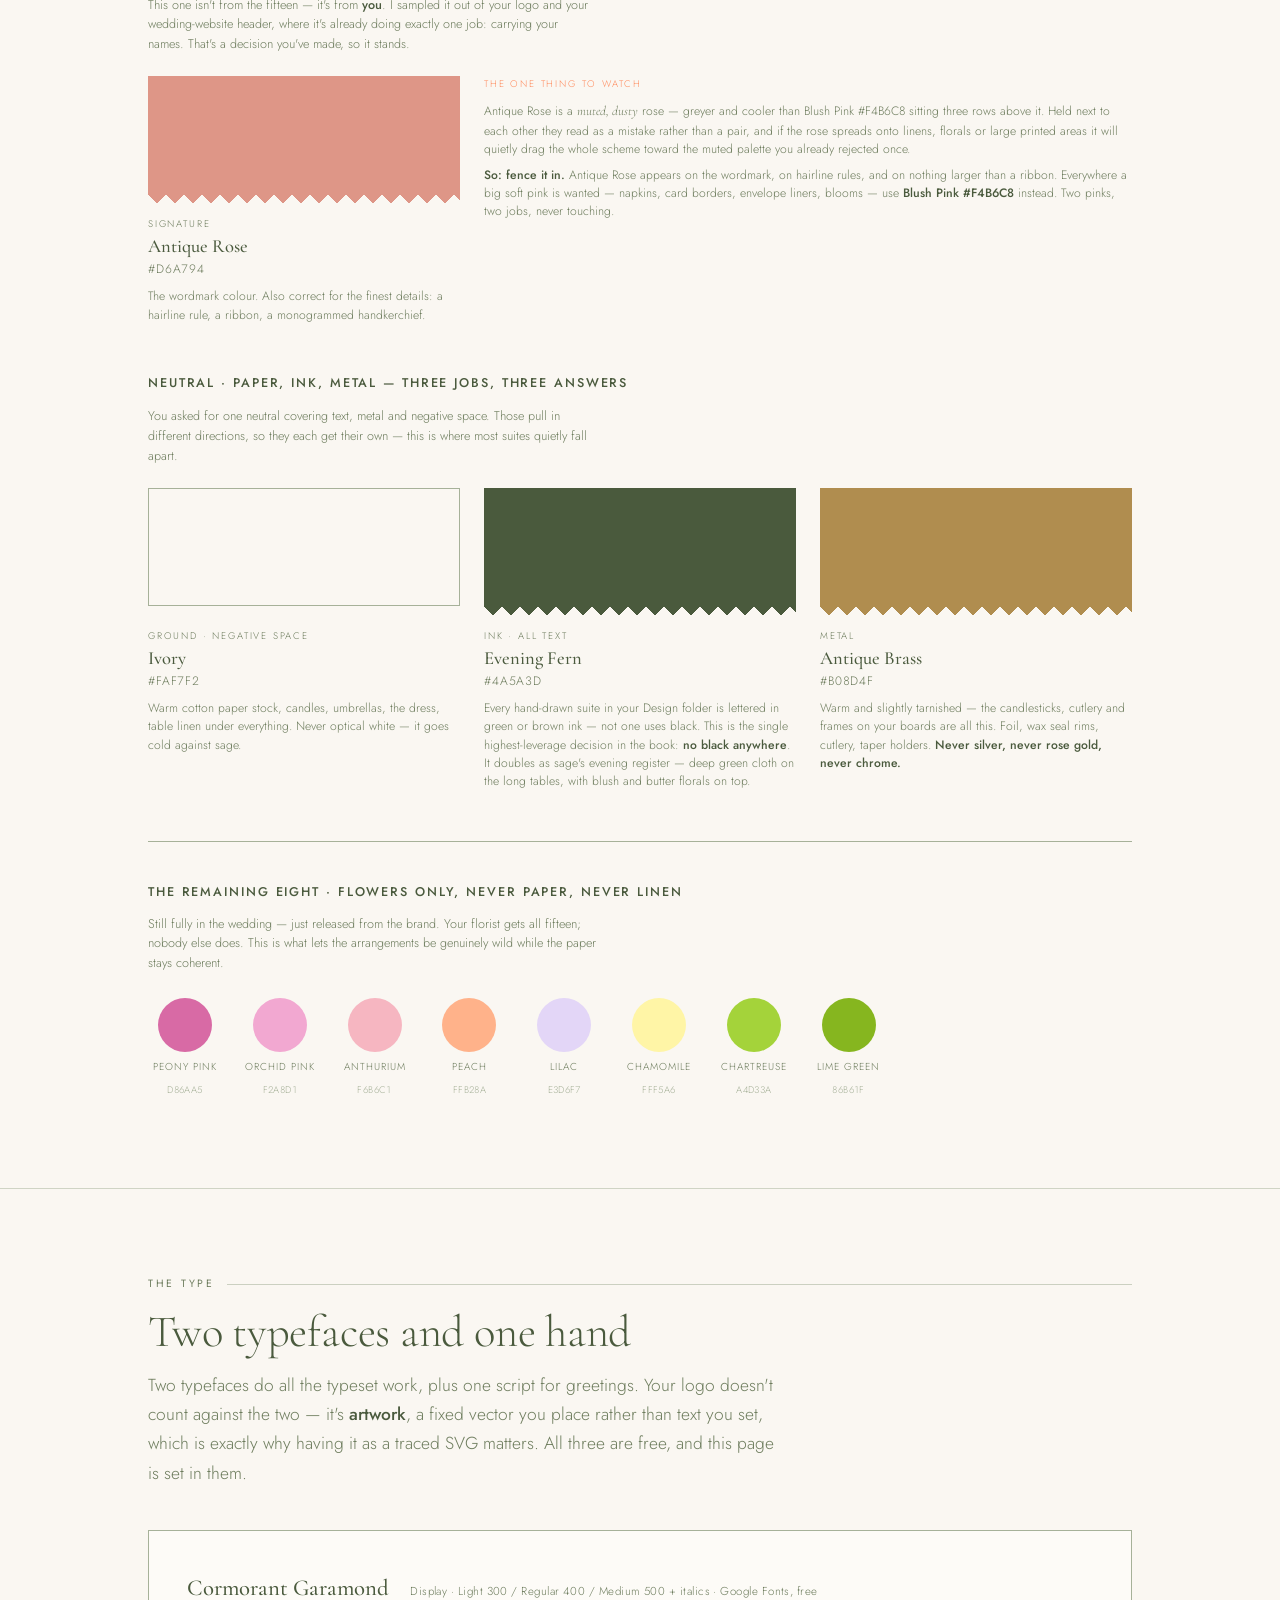
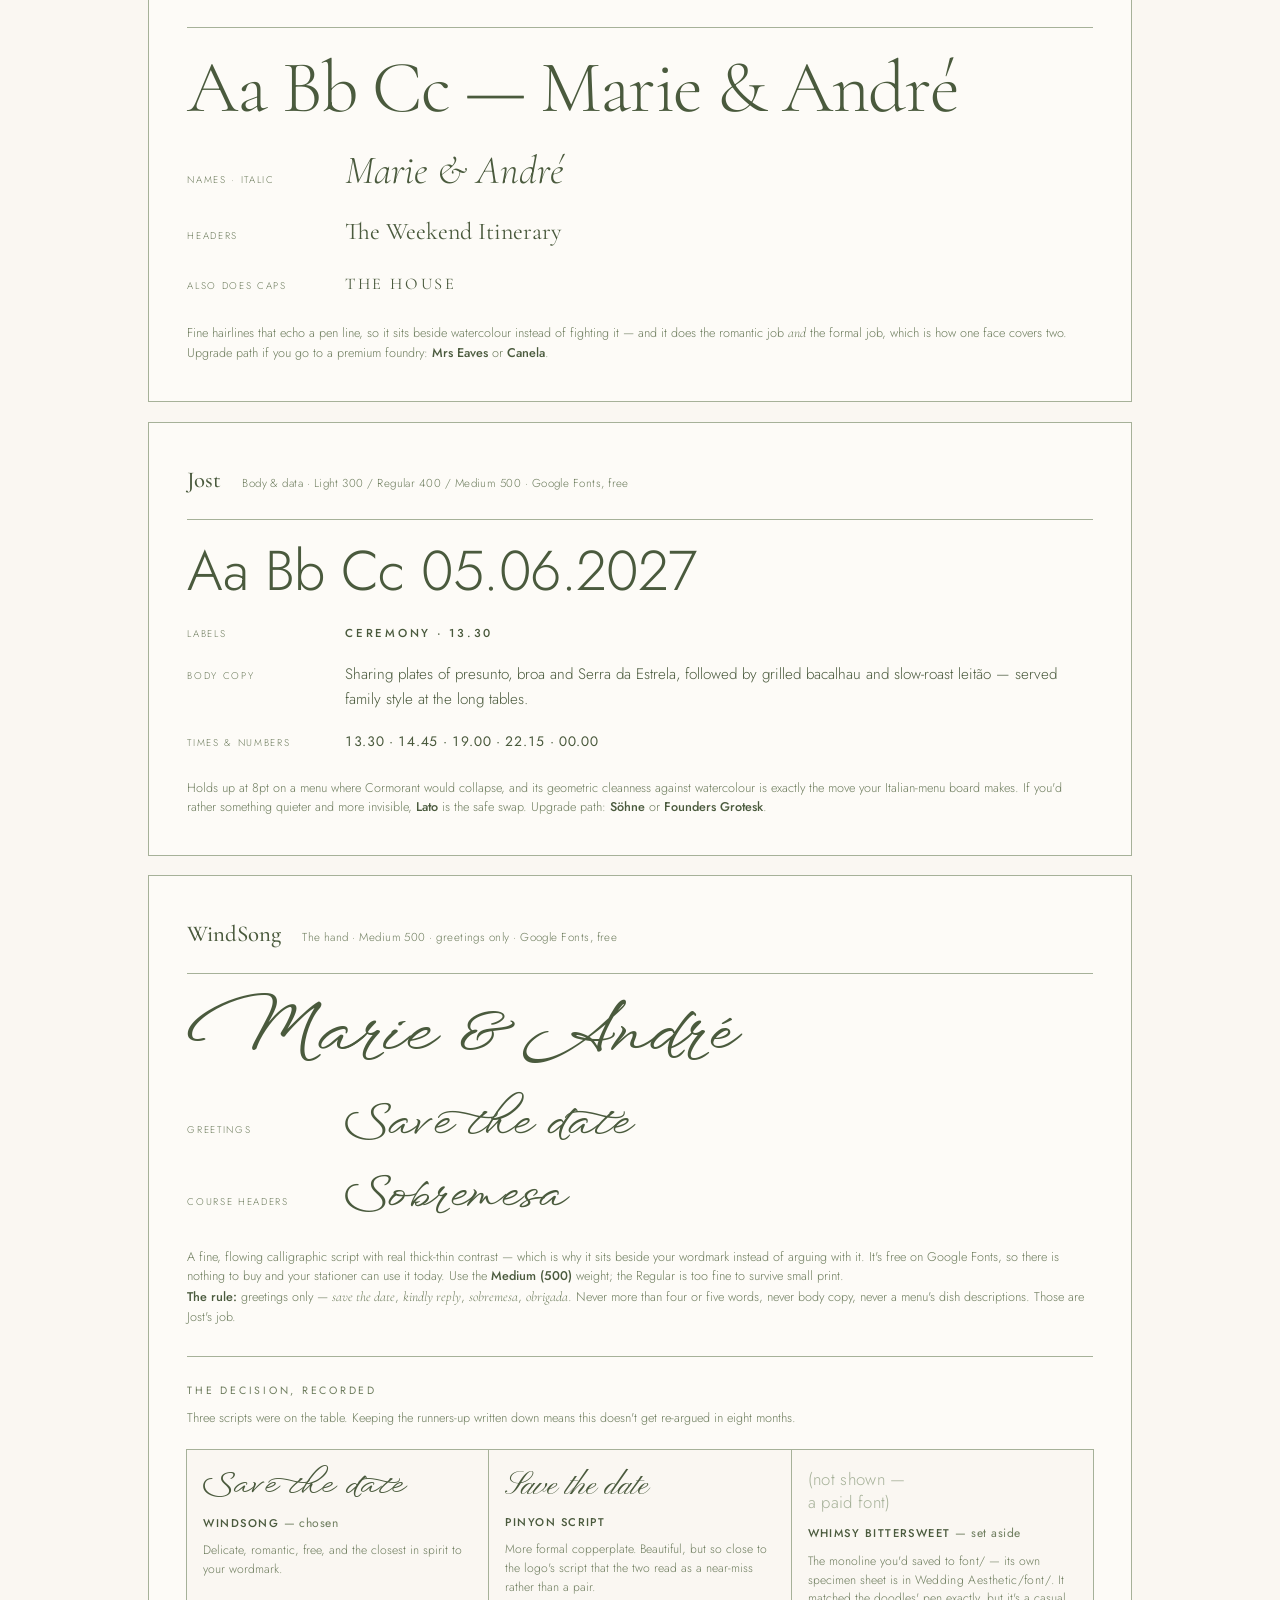
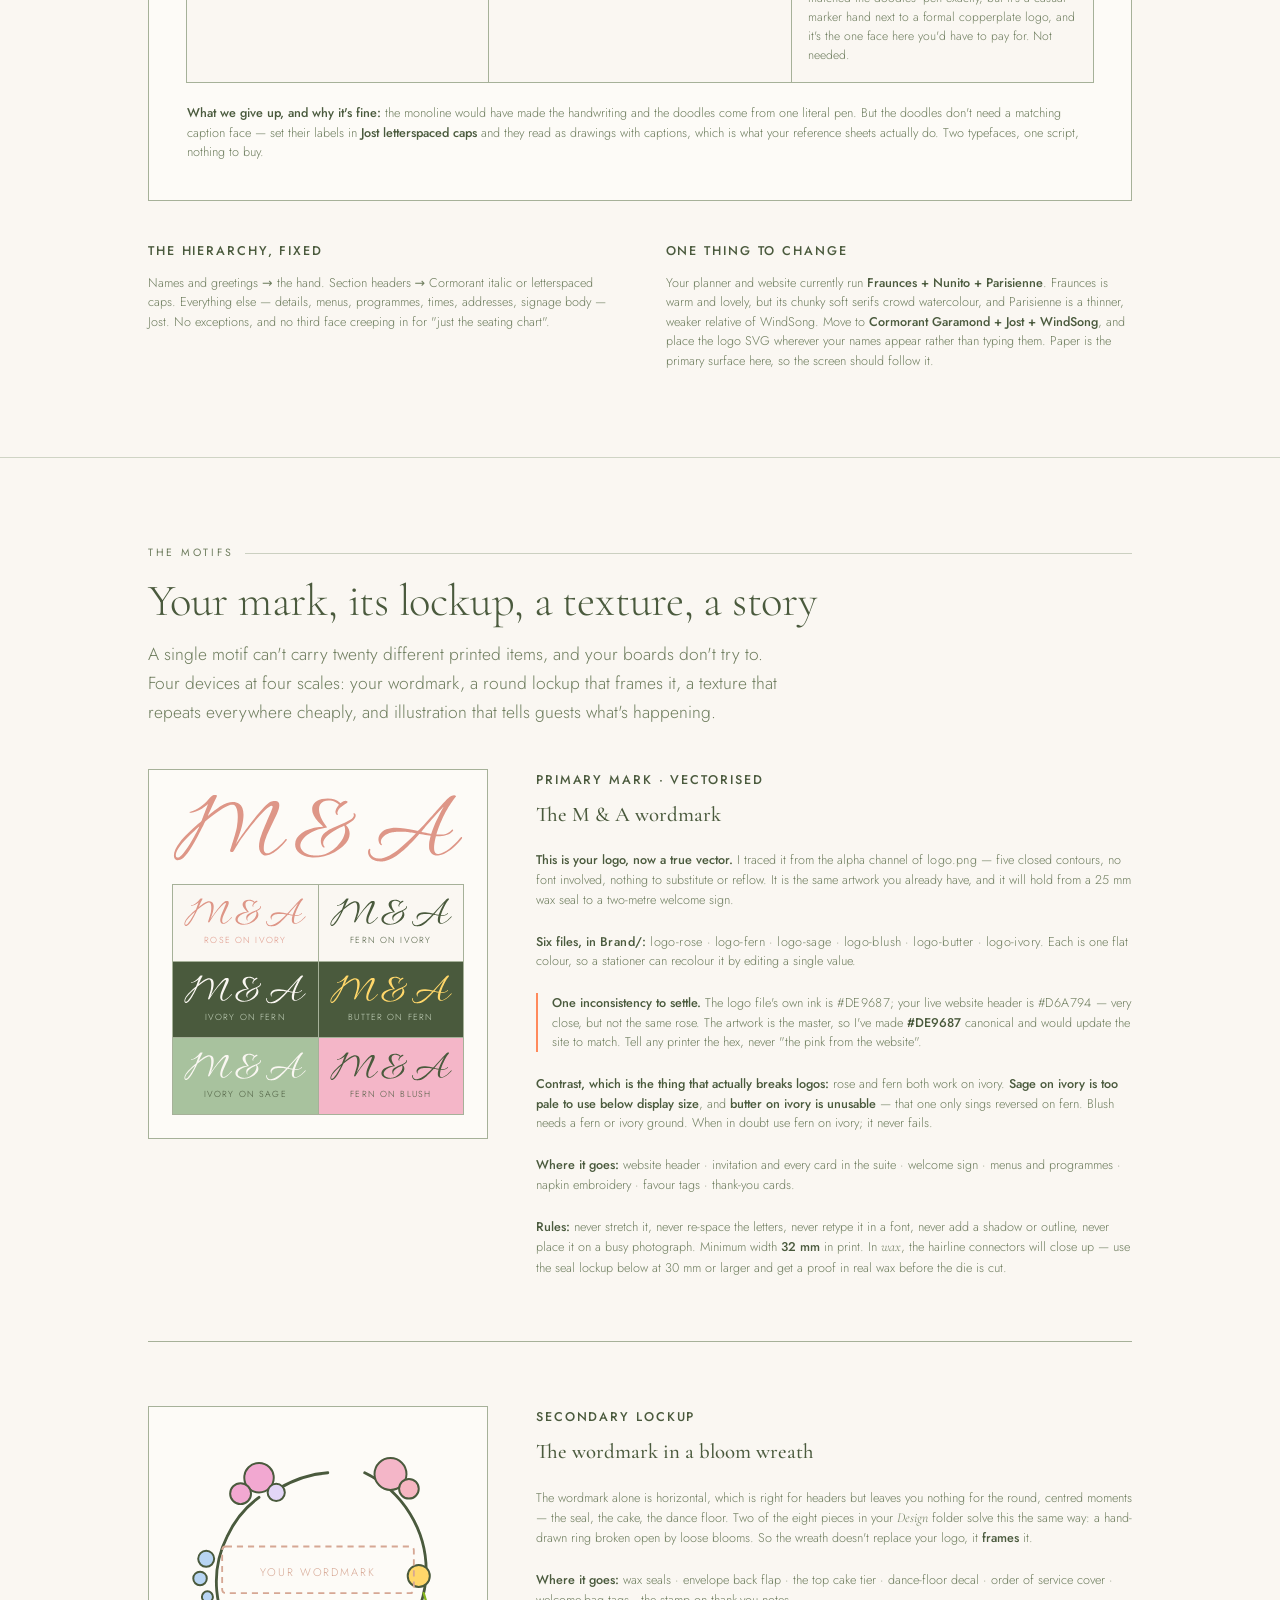
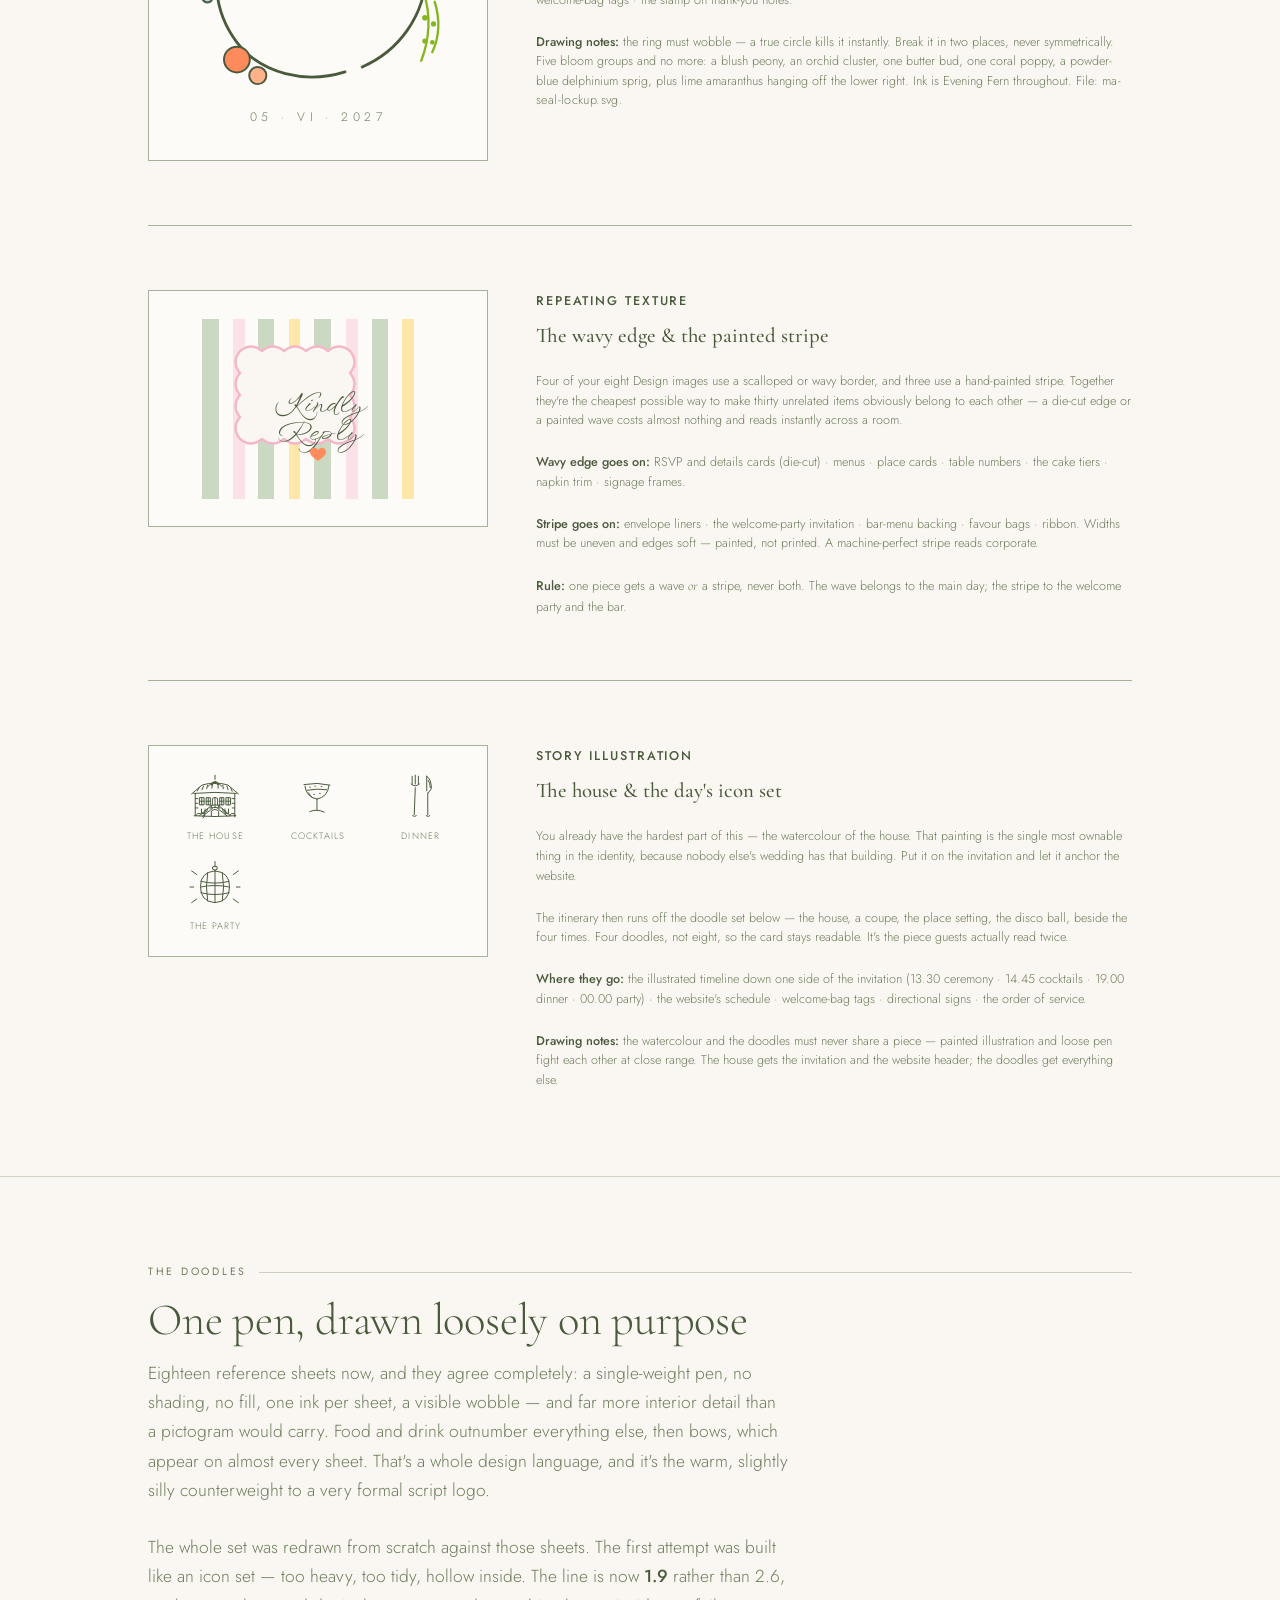
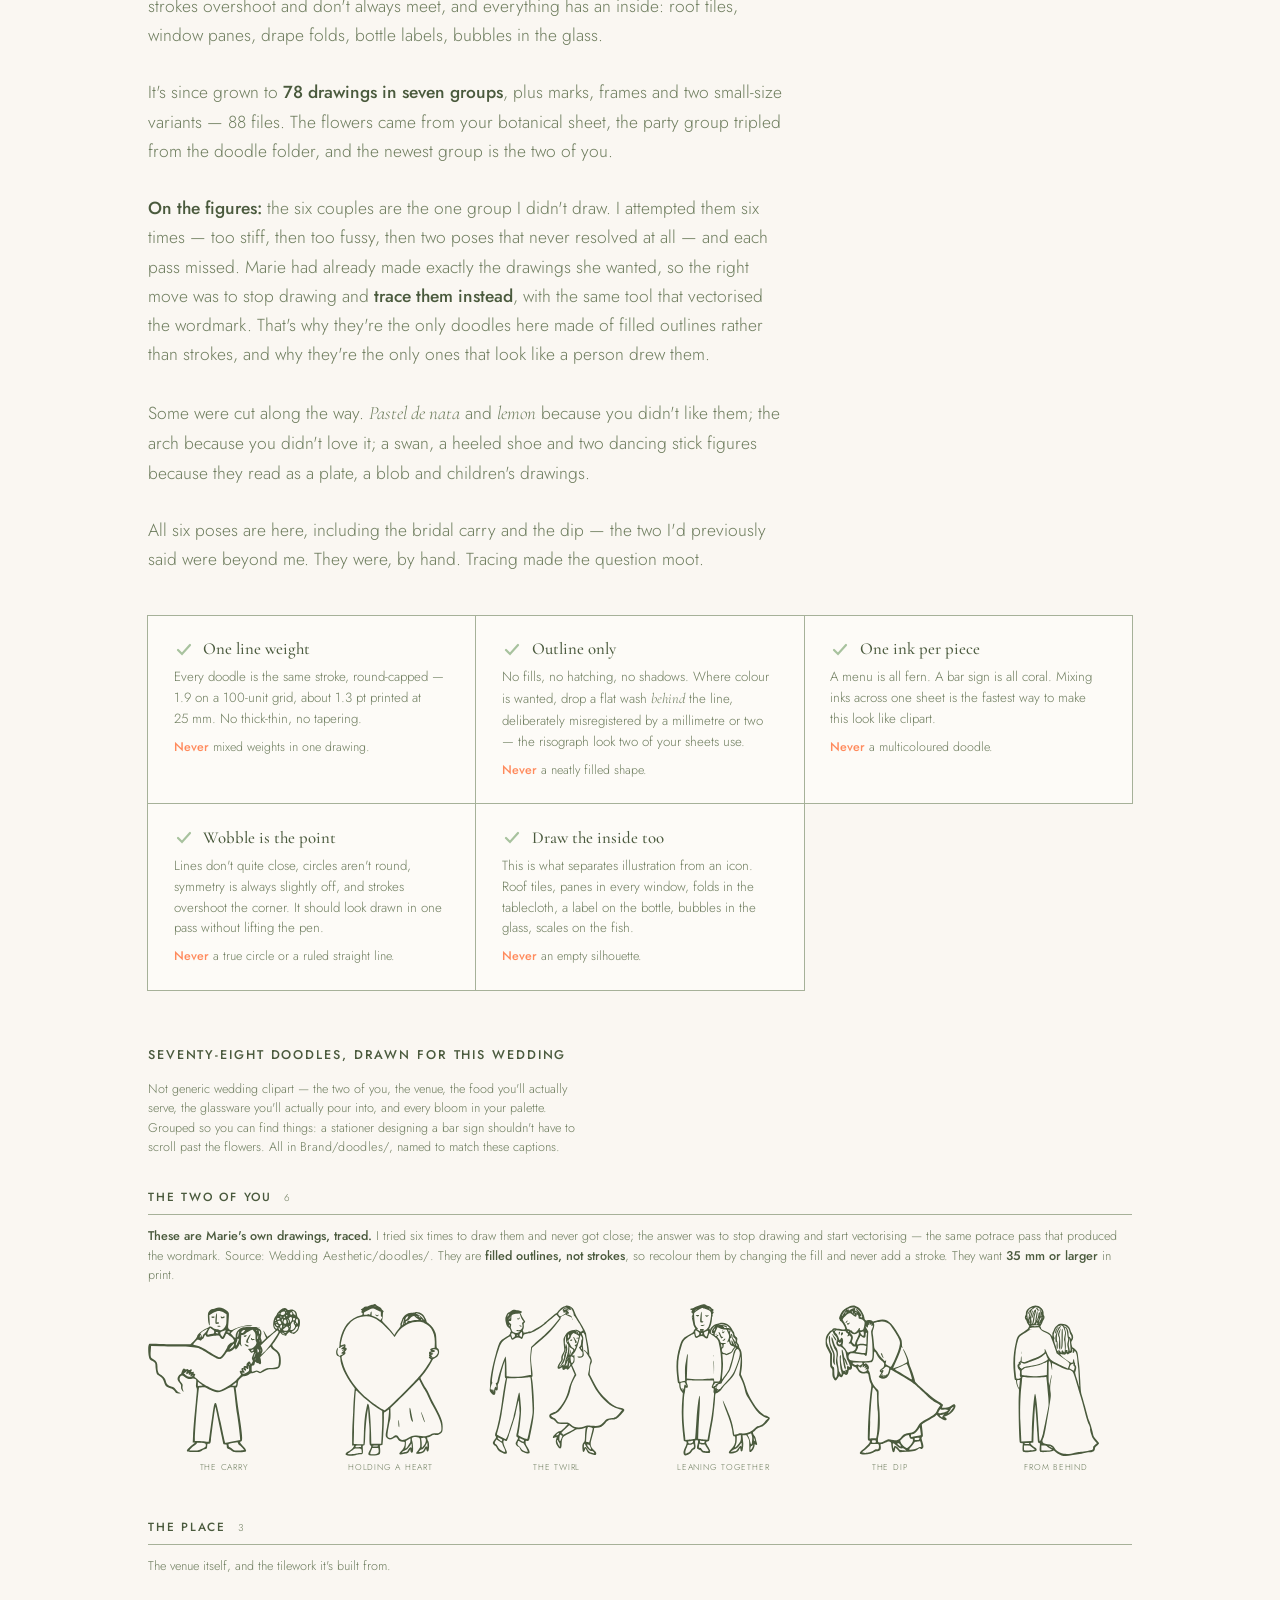
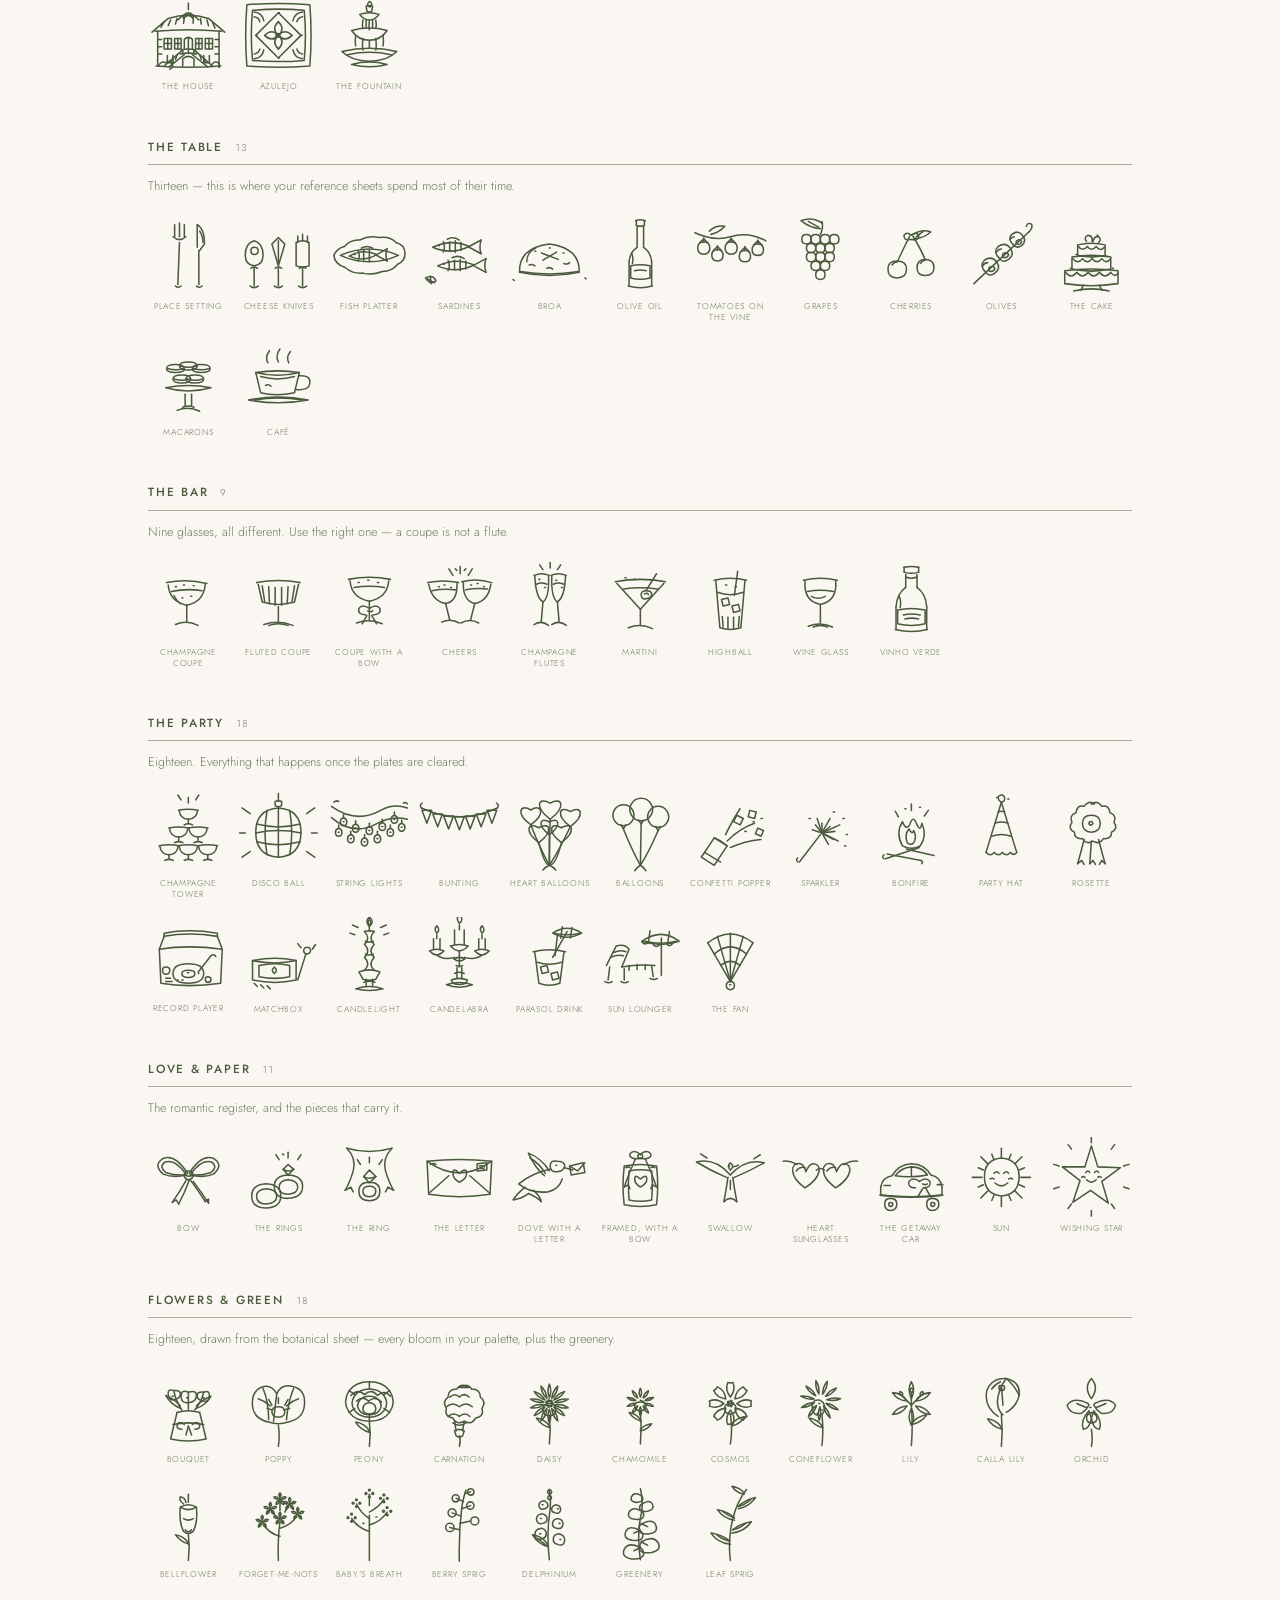
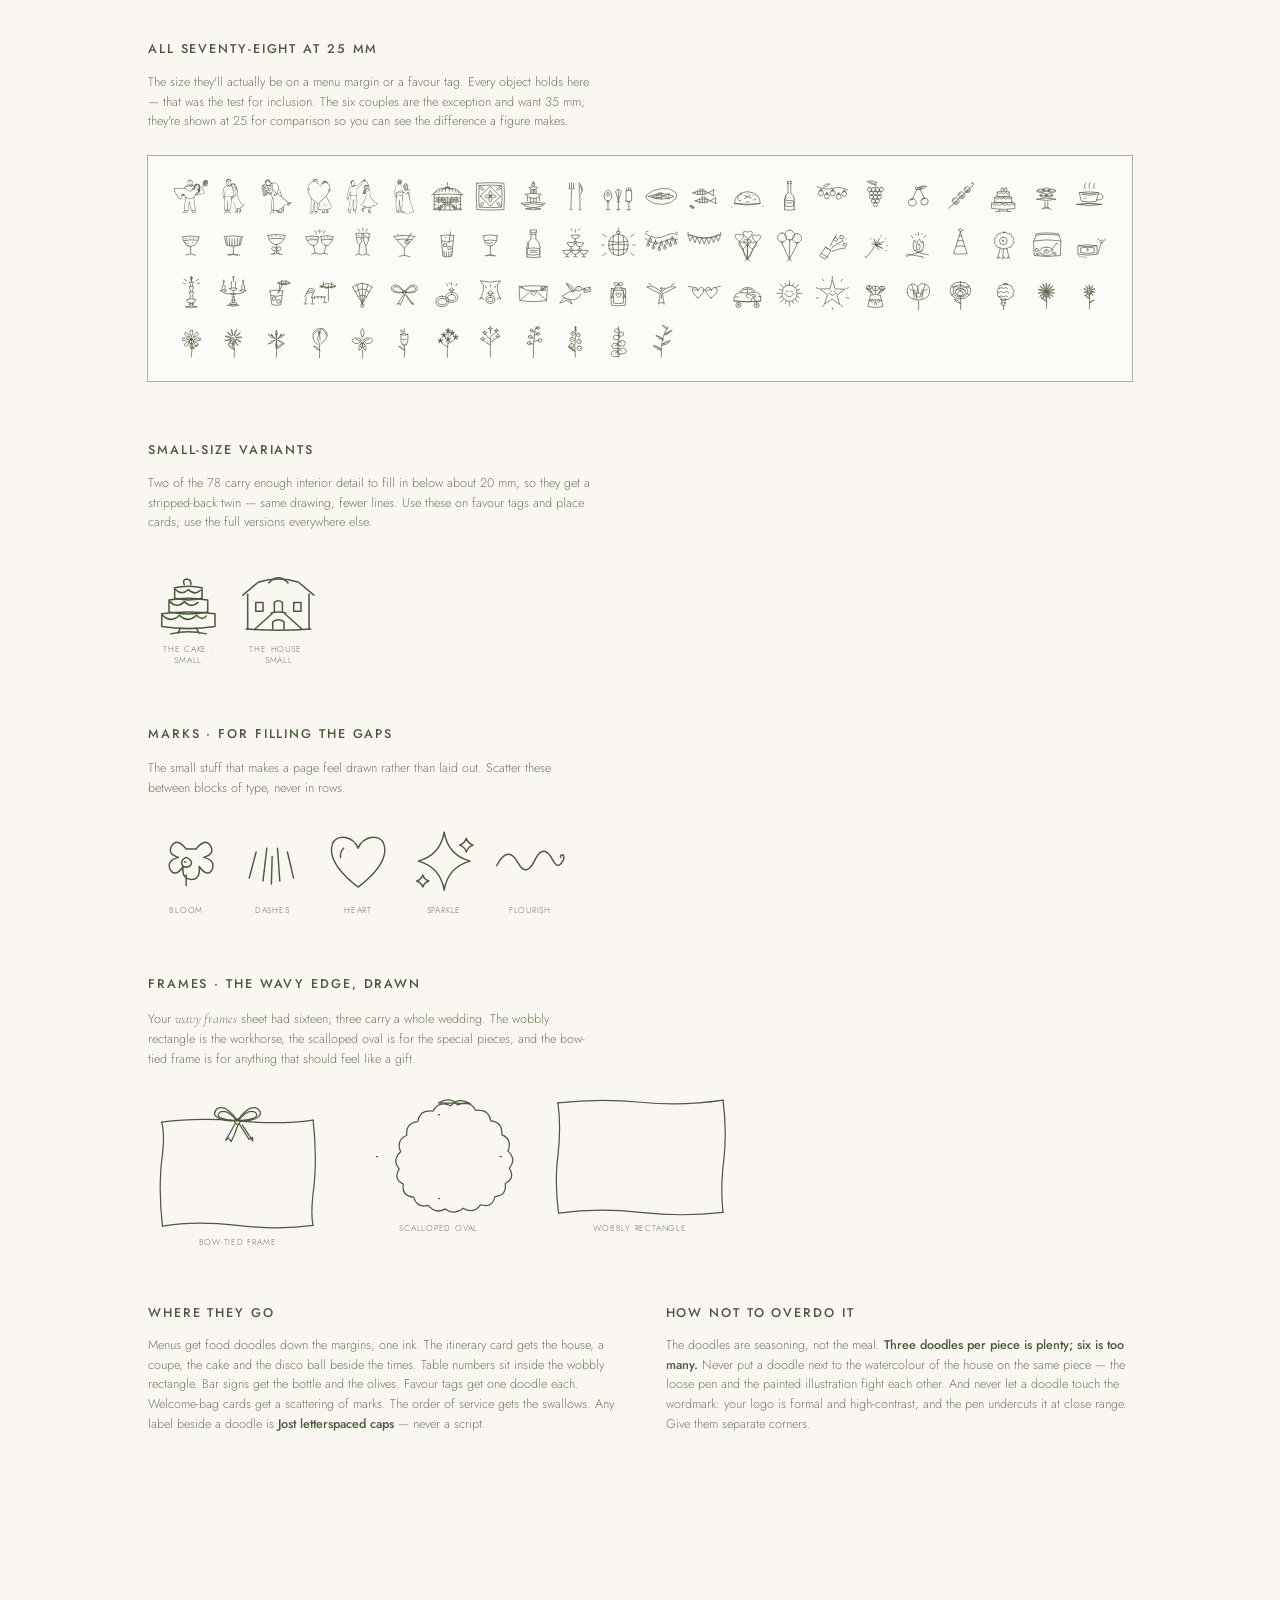
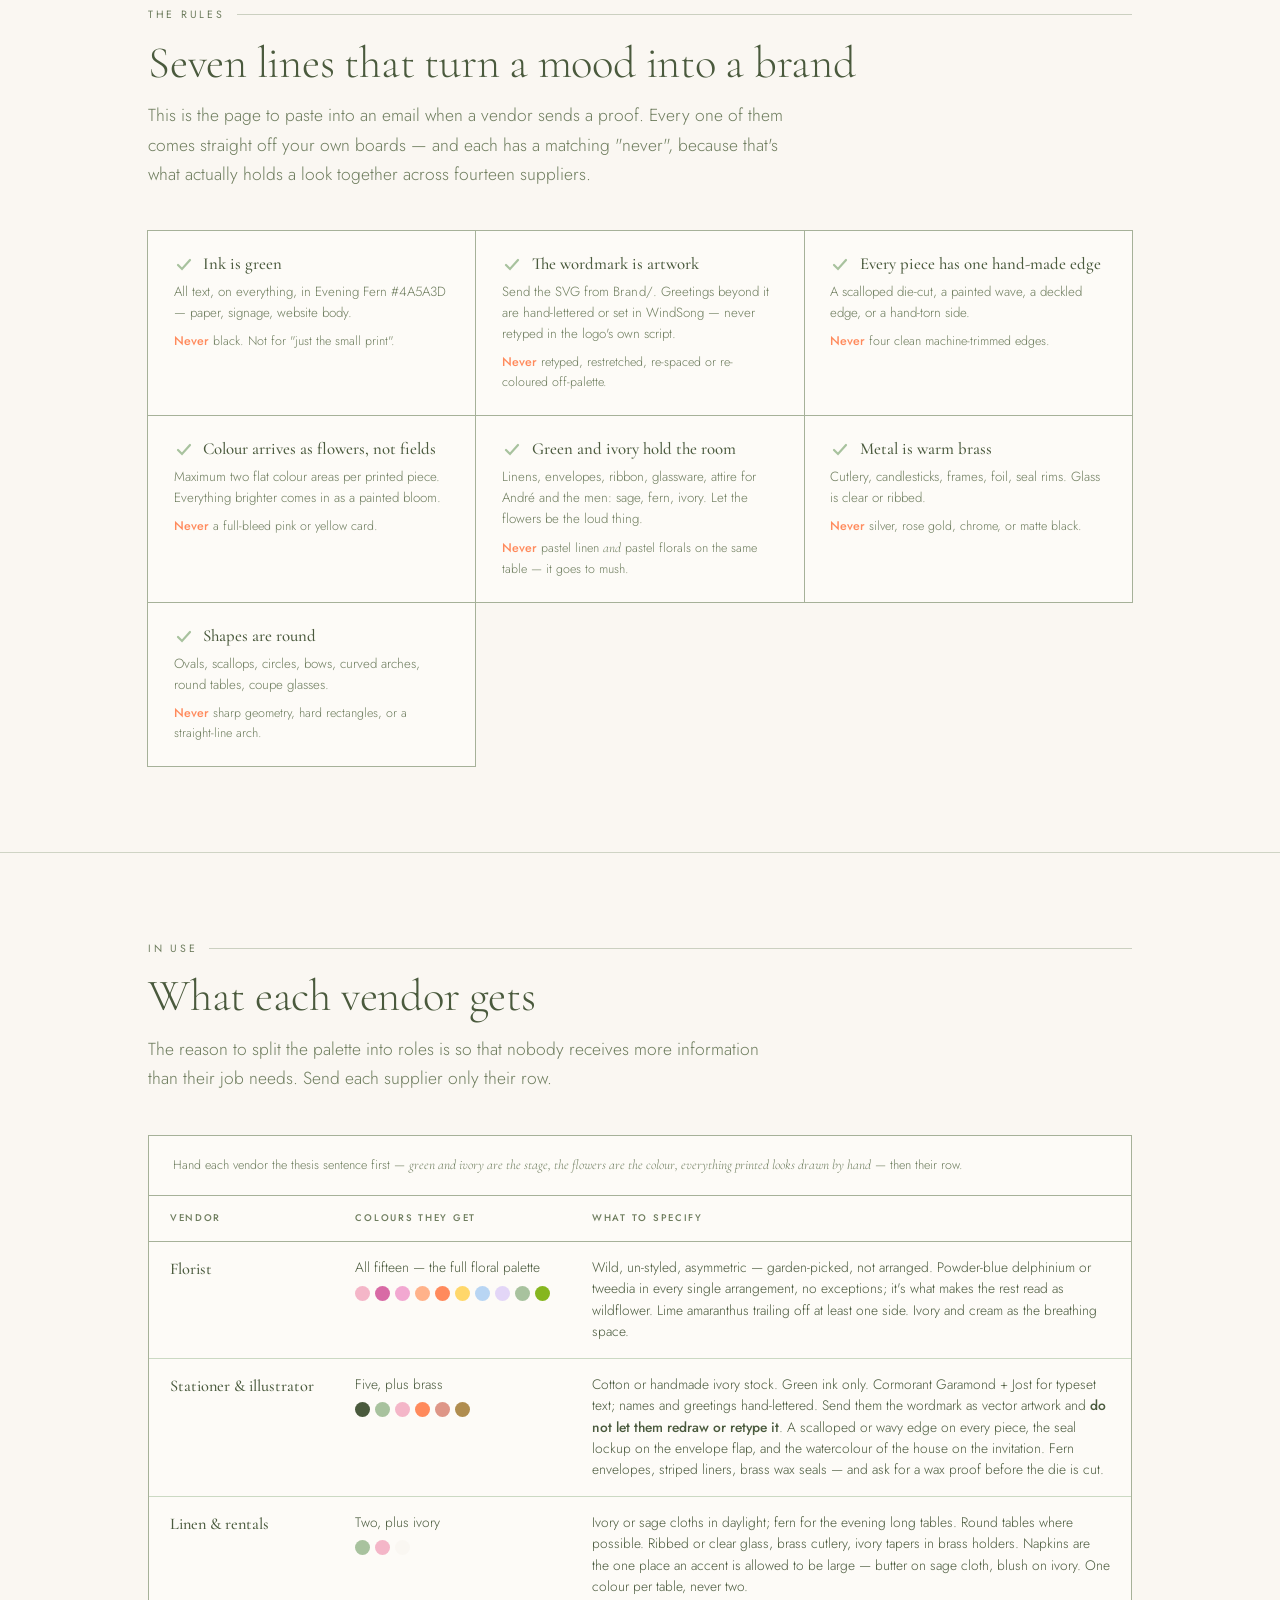
<file: pages/brand-book.html>
<!doctype html>
<html lang="en">
<head>
<meta charset="utf-8">
<meta name="viewport" content="width=device-width,initial-scale=1">
<meta name="description" content="Wild · Romantic · Joyful — brand book for Marie &amp; André, 5 June 2027, Portugal.">
<title>Wild Romantic Joyful</title>
<link rel="preconnect" href="https://fonts.googleapis.com">
<link rel="preconnect" href="https://fonts.gstatic.com" crossorigin>
<link rel="stylesheet" href="https://fonts.googleapis.com/css2?family=Cormorant+Garamond:ital,wght@0,300;0,400;0,500;0,600;1,300;1,400;1,500&family=Jost:ital,wght@0,300;0,400;0,500;1,300;1,400&family=WindSong:wght@400;500&family=Pinyon+Script&display=swap">

<style>
/* ─────────────────────────────────────────────────────────────
   WILD · ROMANTIC · JOYFUL — brand book for Marie &amp; André
   Deliberately single-theme: this page IS the spec it describes,
   green ink on ivory stock. Every colour is painted explicitly
   from a token so it holds on any host ground.
   ───────────────────────────────────────────────────────────── */
:root{
  /* ground + ink */
  --ivory:      #FAF7F2;
  --ivory-deep: #F2EDE2;
  --ivory-warm: #FDFBF7;
  --fern:       #4A5A3D;   /* the ink. never black. */
  --fern-soft:  #6E7D5E;   /* secondary text — grey biased to sage */
  --fern-faint: #A6B199;   /* hairlines */

  /* primaries */
  --sage:       #A8C29E;
  --sage-pale:  #CBD9C3;
  --blush:      #F4B6C8;
  --blush-pale: #FBE2E9;

  /* accents */
  --butter:     #FFD76A;
  --coral:      #FF8A5C;
  --sky:        #B8D5F3;

  /* the signature — sampled from their own logo + website header */
  --rose:       #DE9687;

  /* metal */
  --brass:      #B08D4F;

  /* florals-only */
  --lilac:      #E3D6F7;
  --peony:      #D86AA5;
  --orchid:     #F2A8D1;
  --anthurium:  #F6B6C1;
  --peach:      #FFB28A;
  --chamomile:  #FFF5A6;
  --chartreuse: #A4D33A;
  --lime:       #86B61F;

  --serif: "Cormorant Garamond", Georgia, "Times New Roman", serif;
  --sans:  "Jost", "Futura", "Century Gothic", system-ui, sans-serif;
  --hand:  "WindSong", "Snell Roundhand", cursive;
  --hand-alt: "Pinyon Script", "Snell Roundhand", cursive;

  --gut: clamp(1.25rem, 4vw, 3rem);
  --max: 1080px;
}

*{ box-sizing:border-box; }
html{ -webkit-text-size-adjust:100%; }
body{
  margin:0;
  background:var(--ivory);
  color:var(--fern);
  font-family:var(--sans);
  font-weight:300;
  font-size:16.5px;
  line-height:1.72;
  -webkit-font-smoothing:antialiased;
}
.wrap{ max-width:var(--max); margin:0 auto; padding:0 var(--gut); }
.narrow{ max-width:64ch; }

/* ── type scale ─────────────────────────────────────────────── */
h1,h2,h3,h4{ margin:0; font-weight:400; text-wrap:balance; }
h2{ font-family:var(--serif); font-size:clamp(1.9rem,4.4vw,2.8rem); font-weight:300; line-height:1.12; letter-spacing:-.005em; }
h3{ font-family:var(--sans); font-size:.79rem; font-weight:500; text-transform:uppercase; letter-spacing:.15em; color:var(--fern); }
h4{ font-family:var(--serif); font-size:1.3rem; font-weight:500; line-height:1.25; }
p{ margin:0; }
strong{ font-weight:500; color:var(--fern); }
em{ font-family:var(--serif); font-style:italic; font-size:1.08em; }
a{ color:var(--fern); text-decoration-color:var(--sage); text-underline-offset:3px; }
a:focus-visible, [tabindex]:focus-visible{ outline:2px solid var(--coral); outline-offset:3px; }

.eyebrow{
  font-family:var(--sans); font-size:.66rem; font-weight:400;
  text-transform:uppercase; letter-spacing:.26em; color:var(--fern-soft);
}
.lede{ font-size:1.09rem; color:var(--fern-soft); line-height:1.68; }
.cap{ font-size:.79rem; line-height:1.55; color:var(--fern-soft); }
.mono{ font-variant-numeric:tabular-nums; letter-spacing:.03em; }

/* ── section frame ──────────────────────────────────────────── */
section{ padding:clamp(3.2rem,7vw,5.4rem) 0; }
.rule{ height:1px; background:var(--fern-faint); opacity:.5; border:0; margin:0; }
.sechead{ display:flex; flex-direction:column; gap:.85rem; margin-bottom:2.6rem; }
.sechead .tag{ display:flex; align-items:center; gap:.75rem; }
.sechead .tag span{ flex:0 0 auto; }
.sechead .tag i{ flex:1 1 auto; height:1px; background:var(--fern-faint); opacity:.55; }

.stack{ display:flex; flex-direction:column; }
.g-sm{ gap:.7rem; } .g-md{ gap:1.4rem; } .g-lg{ gap:2.4rem; } .g-xl{ gap:3.4rem; }

/* ── masthead ───────────────────────────────────────────────── */
header{
  padding:clamp(3rem,8vw,6rem) 0 clamp(2.4rem,5vw,3.6rem);
  text-align:center;
  position:relative;
  overflow:hidden;
}
/* their own wordmark, as the hero */
.wordmark{ display:block; margin:0 auto; width:clamp(232px,54vw,452px); height:auto; color:var(--rose); }
.mast-date{
  margin-top:1.15rem; font-family:var(--sans); font-size:.63rem; font-weight:400;
  text-transform:uppercase; letter-spacing:.42em; color:var(--fern-soft);
}
.wm-demo{ width:100%; max-width:290px; height:auto; color:var(--rose); }
.wm-variants{ display:flex; flex-wrap:wrap; align-items:center; justify-content:center; gap:.9rem; margin-top:1.5rem; width:100%; }
.wm-sm{ width:132px; height:auto; display:block; }
.wm-rev{ background:var(--fern); padding:.6rem .85rem; display:grid; place-items:center; }
.demo-rose{ flex-direction:column; }
.logo-hero{ display:block; margin:0 auto clamp(1.4rem,4vw,2.2rem); width:clamp(240px,58vw,470px); height:auto; color:var(--rose); }
.lg-main{ width:100%; max-width:300px; height:auto; color:var(--rose); }
.lg-ways{ display:grid; grid-template-columns:1fr 1fr; gap:1px; width:100%; margin-top:1.4rem; }
.lg-way{ outline:1px solid var(--fern-faint); padding:.85rem .7rem; display:grid; gap:.5rem; justify-items:center; }
.lg-way svg{ width:100%; max-width:118px; height:auto; }
.lg-way span{ font-size:.55rem; text-transform:uppercase; letter-spacing:.13em; text-align:center; line-height:1.35; }
.dd{ margin:0; display:flex; flex-direction:column; align-items:center; gap:.35rem; }
.dd svg{ width:100%; height:auto; display:block; fill:none; stroke:currentColor; stroke-width:1.9; stroke-linecap:round; stroke-linejoin:round; }
.dd figcaption{ font-size:.53rem; text-transform:uppercase; letter-spacing:.09em; color:var(--fern-soft); text-align:center; line-height:1.3; }
.ddgrid{ display:grid; grid-template-columns:repeat(auto-fill,minmax(76px,1fr)); gap:1.1rem .6rem; color:var(--fern); }
.ddgrid.marks{ grid-template-columns:repeat(auto-fill,minmax(64px,1fr)); max-width:420px; }
.ddgrid.frames{ grid-template-columns:repeat(auto-fill,minmax(168px,1fr)); gap:1.4rem; }
.ddgrid.frames .dd svg{ stroke-width:1.8; }
.ddgrid.wide{ grid-template-columns:repeat(auto-fill,minmax(138px,1fr)); gap:1.5rem .9rem; }
.dd.traced svg{ fill:currentColor; stroke:none; }
.ddgroup + .ddgroup{ margin-top:clamp(2rem,4.5vw,2.9rem); }
.ddhead{ display:flex; align-items:baseline; gap:.75rem; border-bottom:1px solid var(--fern-faint); padding-bottom:.5rem; }
.ddhead h4{ font-family:var(--sans); font-size:.74rem; font-weight:500; text-transform:uppercase; letter-spacing:.15em; }
.ddhead span{ font-family:var(--sans); font-size:.62rem; color:var(--fern-soft); font-variant-numeric:tabular-nums; }
.ddhead::after{ content:""; }
.ddgroup > .cap{ margin:.7rem 0 1.2rem; }
.contact{ display:grid; grid-template-columns:repeat(auto-fill,minmax(34px,1fr)); gap:.85rem .5rem;
  background:var(--ivory-warm); outline:1px solid var(--fern-faint); padding:1.4rem clamp(1rem,3vw,1.6rem); color:var(--fern); }
.contact .dd figcaption{ display:none; }
.seal-demo{ width:100%; max-width:212px; height:auto; }
.anchor-words{
  font-family:var(--serif); font-style:italic; font-weight:300;
  font-size:clamp(2.7rem,10.5vw,5.6rem); line-height:1.02;
  margin:1.5rem 0 0; letter-spacing:-.015em;
}
.anchor-words .dot{ font-style:normal; color:var(--coral); font-size:.42em; vertical-align:.36em; padding:0 .18em; }
.subline{ margin-top:1.3rem; }
.subline .who{ font-family:var(--serif); font-size:1.22rem; font-style:italic; color:var(--fern); }

/* ── two-column read ───────────────────────────────────────── */
.duo{ display:grid; grid-template-columns:1fr 1fr; gap:clamp(1.5rem,4vw,3.2rem); }
.thesis{
  margin-top:2.6rem; padding:1.9rem clamp(1.4rem,4vw,2.6rem);
  background:var(--ivory-warm);
  border-top:2px solid var(--sage);
  border-bottom:1px solid var(--fern-faint);
}
.thesis p{ font-family:var(--serif); font-size:clamp(1.25rem,3vw,1.72rem); line-height:1.34; font-weight:300; }
.thesis .hl{ font-style:italic; color:var(--fern); border-bottom:2px solid var(--butter); }

/* ── anchor options ─────────────────────────────────────────── */
.opts{ display:grid; gap:1px; }
.opts.three{ grid-template-columns:repeat(auto-fit,minmax(210px,1fr)); }
.opts.three .opt{ grid-template-columns:1fr; gap:.9rem; align-items:start; padding:1.7rem clamp(1.1rem,3vw,1.6rem); }
.opts.three .words{ font-style:normal; font-size:clamp(1.6rem,4vw,2.15rem); color:var(--fern); }
.opt{ background:var(--ivory-warm); outline:1px solid var(--fern-faint); padding:1.5rem clamp(1.1rem,3vw,1.9rem); display:grid; grid-template-columns:minmax(0,1fr) minmax(0,1.5fr); gap:.4rem clamp(1rem,3vw,2rem); align-items:baseline; }
.opt .words{ font-family:var(--serif); font-style:italic; font-size:clamp(1.35rem,3.4vw,1.85rem); line-height:1.15; font-weight:400; }

/* ── swatch cards (pinked edge, after her Birdy Grey chips) ─── */
.swatches{ display:grid; grid-template-columns:repeat(auto-fit,minmax(168px,1fr)); gap:clamp(.9rem,2.4vw,1.5rem); }
.sw{ display:flex; flex-direction:column; }
.sw .chip{ height:118px; background:currentColor; }
.sw .pink{
  height:9px; flex:0 0 9px;
  background:
    linear-gradient(135deg, currentColor 25%, transparent 25%) -9px 0,
    linear-gradient(225deg, currentColor 25%, transparent 25%) -9px 0;
  background-size:18px 18px;
  background-repeat:repeat-x;
}
.sw .lbl{ color:var(--fern); padding-top:.85rem; display:flex; flex-direction:column; gap:.12rem; }
.sw .role{ font-size:.6rem; text-transform:uppercase; letter-spacing:.19em; color:var(--fern-soft); }
.sw .nm{ font-family:var(--serif); font-size:1.16rem; font-weight:500; line-height:1.2; }
.sw .hex{ font-size:.76rem; letter-spacing:.07em; color:var(--fern-soft); }
.sw .use{ font-size:.76rem; line-height:1.5; color:var(--fern-soft); margin-top:.35rem; }
.sw.ring .chip{ box-shadow:inset 0 0 0 1px var(--fern-faint); }

/* ── florals-only dot row ──────────────────────────────────── */
.dots{ display:flex; flex-wrap:wrap; gap:clamp(.8rem,2.2vw,1.3rem); }
.dotcell{ width:74px; text-align:center; }
.dotcell .o{ width:54px; height:54px; border-radius:50%; background:currentColor; margin:0 auto .5rem; }
.dotcell.ring .o{ box-shadow:inset 0 0 0 1px var(--fern-faint); }
.dotcell .n{ color:var(--fern-soft); font-size:.63rem; text-transform:uppercase; letter-spacing:.1em; line-height:1.3; display:block; }
.dotcell .h{ color:var(--fern-faint); font-size:.6rem; letter-spacing:.04em; }

/* ── typography specimens ──────────────────────────────────── */
.spec{ background:var(--ivory-warm); border:1px solid var(--fern-faint); padding:clamp(1.4rem,4vw,2.4rem); }
.spec + .spec{ margin-top:1.2rem; }
.shortlist{ margin-top:1.8rem; padding-top:1.6rem; border-top:1px solid var(--fern-faint); }
.sl-head{ display:flex; flex-direction:column; gap:.5rem; margin-bottom:1.4rem; }
.sl-row{ display:grid; grid-template-columns:repeat(auto-fit,minmax(196px,1fr)); gap:1px; }
.sl{ background:var(--ivory); outline:1px solid var(--fern-faint); padding:1.1rem 1rem;
  display:flex; flex-direction:column; gap:.5rem; }
.sl-smp{ font-size:2rem; line-height:1.15; color:var(--fern); }
.sl-name{ font-size:.7rem; font-weight:500; text-transform:uppercase; letter-spacing:.13em; color:var(--fern); }
.sl-name em{ font-family:var(--sans); font-style:normal; font-weight:400; text-transform:none; letter-spacing:.04em; color:var(--fern-soft); }
.sl-why{ font-size:.76rem; line-height:1.55; color:var(--fern-soft); }
.spec .top{ display:flex; flex-wrap:wrap; gap:.5rem 1.3rem; align-items:baseline; padding-bottom:1.2rem; margin-bottom:1.4rem; border-bottom:1px solid var(--fern-faint); }
.spec .fname{ font-family:var(--serif); font-size:1.42rem; font-weight:500; }
.spec .fmeta{ font-size:.72rem; color:var(--fern-soft); letter-spacing:.04em; }
.aa-serif{ font-family:var(--serif); font-size:clamp(3rem,9vw,4.6rem); line-height:1; font-weight:300; letter-spacing:-.02em; }
.aa-sans{ font-family:var(--sans); font-size:clamp(2.4rem,7vw,3.5rem); line-height:1; font-weight:300; letter-spacing:-.01em; }
.aa-hand{ font-family:var(--hand); font-weight:500; font-size:clamp(2.8rem,9vw,4.4rem); line-height:1.1; }
.samples{ display:grid; gap:1.15rem; margin-top:1.5rem; }
.samples > div{ display:grid; grid-template-columns:clamp(88px,17vw,132px) minmax(0,1fr); gap:.6rem clamp(.9rem,2.5vw,1.6rem); align-items:baseline; }
.samples .k{ font-size:.61rem; text-transform:uppercase; letter-spacing:.17em; color:var(--fern-soft); padding-top:.35em; }
.s-name{ font-family:var(--serif); font-style:italic; font-weight:300; font-size:clamp(1.7rem,4.6vw,2.5rem); line-height:1.1; }
.s-head{ font-family:var(--serif); font-size:1.5rem; font-weight:400; }
.s-label{ font-family:var(--sans); font-size:.72rem; font-weight:500; text-transform:uppercase; letter-spacing:.24em; }
.s-body{ font-family:var(--sans); font-size:.95rem; font-weight:300; line-height:1.62; }
.s-data{ font-family:var(--sans); font-size:.86rem; font-weight:400; letter-spacing:.05em; font-variant-numeric:tabular-nums; }
.s-hand{ font-family:var(--hand); font-weight:500; font-size:clamp(2rem,5.6vw,2.9rem); line-height:1.15; }

/* ── motif tiers ────────────────────────────────────────────── */
.tier{ display:grid; grid-template-columns:minmax(0,340px) minmax(0,1fr); gap:clamp(1.4rem,4vw,3rem); align-items:start; }
.tier + .tier{ margin-top:clamp(2.4rem,6vw,4rem); padding-top:clamp(2.4rem,6vw,4rem); border-top:1px solid var(--fern-faint); }
.demo{ background:var(--ivory-warm); border:1px solid var(--fern-faint); padding:1.5rem; display:grid; place-items:center; min-height:210px; }
.demo svg{ display:block; max-width:100%; height:auto; }
.icons{ display:grid; grid-template-columns:repeat(auto-fit,minmax(78px,1fr)); gap:1.1rem; width:100%; }
.icons figure{ margin:0; text-align:center; display:flex; flex-direction:column; gap:.5rem; align-items:center; }
.icons svg{ width:52px; height:auto; display:block; fill:none; stroke:currentColor; stroke-width:1.9;
  stroke-linecap:round; stroke-linejoin:round; color:var(--fern); }
.icons figcaption{ font-size:.58rem; text-transform:uppercase; letter-spacing:.11em; color:var(--fern-soft); line-height:1.3; }

/* ── rules ──────────────────────────────────────────────────── */
/* hairlines live on the cards, not the container — a half-empty row then
   leaves no ghost cell, whatever the item count */
.rules{ display:grid; grid-template-columns:repeat(auto-fit,minmax(258px,1fr)); gap:1px; }
.rl{ background:var(--ivory-warm); outline:1px solid var(--fern-faint);
  padding:1.4rem clamp(1.1rem,3vw,1.6rem); display:flex; flex-direction:column; gap:.5rem; }
.rl .tick{ width:20px; height:20px; flex:0 0 auto; }
.rl .top{ display:flex; align-items:center; gap:.6rem; }
.rl h4{ font-size:1.05rem; }
.rl p{ font-size:.83rem; line-height:1.58; color:var(--fern-soft); }
.rl .no{ color:var(--fern-soft); font-size:.78rem; }
.rl .no b{ color:var(--coral); font-weight:500; }

/* ── vendor table ───────────────────────────────────────────── */
.tblwrap{ overflow-x:auto; border:1px solid var(--fern-faint); background:var(--ivory-warm); }
table{ width:100%; min-width:640px; border-collapse:collapse; }
caption{ text-align:left; padding:1.1rem clamp(1rem,3vw,1.5rem); font-size:.78rem; color:var(--fern-soft); border-bottom:1px solid var(--fern-faint); }
th,td{ text-align:left; padding:.95rem clamp(.7rem,2vw,1.3rem); vertical-align:top; border-bottom:1px solid var(--sage-pale); font-size:.86rem; line-height:1.55; }
thead th{ font-size:.6rem; text-transform:uppercase; letter-spacing:.18em; font-weight:500; color:var(--fern-soft); border-bottom:1px solid var(--fern-faint); white-space:nowrap; }
tbody tr:last-child th, tbody tr:last-child td{ border-bottom:0; }
tbody th{ font-family:var(--serif); font-size:1.02rem; font-weight:500; white-space:nowrap; }
td .swatchline{ display:flex; gap:5px; margin-top:.45rem; }
td .swatchline i{ width:15px; height:15px; border-radius:50%; background:currentColor; display:block; }

/* ── closing ────────────────────────────────────────────────── */
.close{ background:var(--fern); color:var(--ivory); margin-top:clamp(3rem,7vw,5rem); }
.close h2{ color:var(--ivory); }
.close .eyebrow{ color:var(--sage); }
.close p{ color:#DDE4D5; }
.close strong{ color:var(--ivory); }
.close .rule{ background:#6E7D5E; opacity:1; }
.nextlist{ display:grid; grid-template-columns:repeat(auto-fit,minmax(232px,1fr)); gap:1.6rem 2rem; margin-top:2.2rem; }
.nextlist div{ display:flex; flex-direction:column; gap:.4rem; }
.nextlist h4{ color:var(--butter); font-size:1.08rem; }
.nextlist p{ font-size:.83rem; line-height:1.6; }
.foot{ padding:1.6rem 0 3rem; }
.foot p{ font-size:.72rem; color:#9FAE90; letter-spacing:.05em; }

@media (max-width:760px){
  .duo{ grid-template-columns:1fr; }
  .tier{ grid-template-columns:1fr; }
  .opt{ grid-template-columns:1fr; }
  .samples > div{ grid-template-columns:1fr; }
  .samples .k{ padding-top:0; }
}
@media (prefers-reduced-motion:reduce){ *{ animation:none !important; transition:none !important; } }
</style>
</head>
<body>
<!-- ═══════════════ THE MARKS, defined once ═══════════════ -->
<!-- ma-seal: the bloom wreath that frames Marie & André's wordmark.
     ma-logo: their own wordmark, traced from logo.png. -->
<svg width="0" height="0" style="position:absolute;overflow:hidden" aria-hidden="true">
  <symbol id="ma-logo" viewBox="0 0 1000.0 235.6">
    <path fill="currentColor" fill-rule="evenodd" d="M705.38 231.98C685.51 228.5 672.52 215.79 672.55 199.86C672.57 193.37 675.71 188.37 679.22 189.26C680.76 189.64 680.93 190.48 680.17 193.69C677.83 203.46 682.55 213.34 691.87 218.23C705.85 225.57 725.77 223.23 746.81 211.8C768.7 199.9 791.28 181.51 825.97 147.32L837.89 135.56 L836.29 135.21C834.27 134.76 813.38 131.76 806.38 130.92C802.98 130.51 795.39 130.28 785.03 130.28C767.76 130.28 763.77 130.64 752.91 133.2C733.75 137.71 718.2 150.73 717.05 163.21C716.66 167.48 717.08 169.34 719.1 172.27C721.13 175.23 721.08 176.29 718.89 176.5C714.53 176.92 709.81 169.57 708.69 160.59C706.65 144.34 717.17 129.29 735.73 121.9C756.88 113.48 787.51 114.58 834.08 125.45C839.23 126.66 843.87 127.64 844.4 127.64C845.84 127.64 868.95 102.98 889.4 79.63C892.03 76.62 895.29 72.96 896.62 71.5C899.23 68.66 907.18 59.67 913.39 52.55C928.1 35.68 942.9 19.71 947.85 15.36C957.29 7.08 966.21 3.2 972.18 4.8C976.32 5.9 976.92 7.39 974.41 10.35C965.71 20.6 952.17 41.02 942.15 59.02C936.39 69.38 924.37 95.16 918.89 108.93C913.93 121.4 908.04 139 908.63 139.6C908.78 139.75 913.91 139.87 920.03 139.87C932.04 139.86 935.68 139.38 942.66 136.88C950.13 134.2 954.97 131.07 959.52 125.98C961.9 123.33 962.57 122.84 963.9 122.84C965.89 122.84 966.85 124.47 965.91 126.26C964.7 128.53 962.91 130.53 959.77 133.07C948.72 142.06 934.64 145.87 912.57 145.87C909.19 145.87 906.43 146.04 906.42 146.23C906.42 146.43 905.77 149.4 904.97 152.83C898.83 179.31 898.83 197.36 904.97 203.53C907.35 205.93 911.19 207.04 915.64 206.63C924.92 205.77 940.37 198.23 952.98 188.41C963.98 179.84 978.92 165.44 987.46 155.17C992.56 149.05 994.81 147.6 996.55 149.33C998.46 151.25 995.18 156.06 983.17 168.91C960.96 192.66 938.04 207.8 918.91 211.37C913.64 212.35 906.07 212.35 902.39 211.38C893.7 209.07 886.74 201.59 884.07 191.7C882.86 187.2 882.61 174.3 883.61 167.47C884.47 161.54 887.57 147.11 888.5 144.69C888.66 144.26 887.17 143.85 883.3 143.25C876.93 142.27 863.86 140.09 856.05 138.7C853.01 138.16 850.3 137.72 850.03 137.72C849.75 137.72 848.13 139.3 846.43 141.24C825.92 164.54 805.42 185.25 790.55 197.67C787.64 200.09 784.3 202.89 783.11 203.88C765.59 218.55 747.45 227.85 729.13 231.56C723.69 232.66 710.62 232.89 705.38 231.98ZM13.43 228.47C9.07 227.55 5.54 224.06 4.11 219.26C0.23 206.19 7.17 187.62 24.18 165.55C36.43 149.64 61.94 124.31 88.1 102.07C95.59 95.7 97.95 93.43 98.4 92.13C98.72 91.21 101 85.27 103.47 78.93C105.95 72.6 108.5 66.01 109.15 64.3C116.68 44.48 118.68 39.29 119.49 37.55C120.51 35.34 120.18 34.9 118.72 36.52C117.34 38.05 105.38 46.97 100.94 49.79C88.86 57.46 72.89 63.56 62.37 64.54C59.16 64.83 58.63 64.76 57.57 63.9C55.86 62.49 56.81 61.78 62.47 60.26C82.36 54.9 105.85 38.56 122.6 18.43C129.59 10.02 133.29 6.36 136.24 4.92C141.33 2.43 151.49 3.01 152.01 5.82C152.1 6.26 149.8 11.44 146.91 17.34C139.92 31.64 137.21 37.35 130.64 51.58C122.16 69.96 119.94 75 120.21 75.27C120.35 75.4 121.26 74.75 122.25 73.82C130.33 66.2 154.98 47.31 165.1 40.99C189.08 26.01 212.61 23.09 227.73 33.2C250.71 48.57 247.99 93.89 219.85 164.1C218 168.72 216.56 172.57 216.65 172.67C216.74 172.76 217.41 171.9 218.13 170.75C219.56 168.46 229.81 153.1 234.72 145.87C240.55 137.29 254.01 118.5 259.11 111.8C295.19 64.48 323.31 33.66 336.35 27.14C341.4 24.61 344.96 23.76 350.54 23.76C355.57 23.75 355.98 23.83 359.08 25.36C364.75 28.15 366.95 32.65 366.47 40.53C365.77 52.11 361.11 64.04 342.95 100.77C325.22 136.61 317.9 154.76 314.22 172.02C312.68 179.28 312.58 192.23 314.05 196.18C315.96 201.33 319.9 204.38 324.65 204.4C336.46 204.46 361.01 186.39 383.87 160.83C387.73 156.51 389.58 155.23 391.33 155.67C394.67 156.51 393 159.47 383.32 169.84C366.27 188.11 349.12 202.15 336.59 208.08C330.24 211.1 327.04 211.84 320.51 211.85C315.04 211.85 314.92 211.83 311.22 210C297.62 203.28 293.27 185.83 298.95 160.75C301.29 150.36 308.43 129.86 314.9 114.92C317.26 109.47 326.6 87.38 329.91 79.41C333.24 71.4 335.9 65.1 339.2 57.43C344.63 44.78 344.89 40.79 340.3 40.79C328.85 40.79 290.38 80.63 250.62 133.67C234.87 154.67 226.86 166.79 211.32 193.13C207.96 198.82 206.39 200.1 202.77 200.1C199.13 200.1 196.74 198.28 196.74 195.51C196.74 194.68 198.58 188.51 200.84 181.81C206.71 164.35 208.86 157.44 213.9 139.88C217.54 127.2 218.99 121.24 220.21 113.96C225.26 83.9 224.12 57.74 217.21 45.35C215.29 41.9 211.08 38.29 207.97 37.42C204.82 36.54 198.72 37.08 194.1 38.65C179.6 43.57 152.6 61.37 119 88.15L111.08 94.47 L109.2 98.7C105.9 106.13 90.94 135.64 84.31 147.79C54.76 201.96 40.2 221.25 24.56 226.96C20.49 228.45 16.13 229.04 13.43 228.47ZM21.44 217.89C31.76 213 51.07 186.53 72.56 147.79C81.88 131.01 91.76 111.4 90.55 112.12C89.86 112.53 85.97 115.95 73.42 127.23C39 158.13 16.93 184.75 11.04 202.5C8.75 209.38 9.39 216.92 12.4 218.56C14.55 219.73 18.11 219.46 21.44 217.89ZM474.09 218.28C442.04 214.67 420.97 196.93 421.13 173.7C421.33 143.5 454.67 119.78 504.8 114.18C509.68 113.64 514.74 113.04 516.05 112.86L518.42 112.52 L513.17 107.81C495.96 92.34 485.17 77.41 481.23 63.58C479.86 58.8 479.51 49.81 480.51 45.12C484.44 26.71 504.82 15.21 533.59 15.17C551.48 15.15 565.45 19.94 574.83 29.32L577.52 32.01 L579.58 30.19C587.62 23.06 596.8 20.81 600.72 25.01C603.21 27.69 601.89 29.41 592.64 35.6C578.04 45.36 571.98 51.08 568.56 58.31C566.6 62.44 566.34 65.04 567.6 67.89C568.86 70.72 568.87 71.33 567.69 71.96C564.3 73.77 559.41 66.23 560.18 60.39C561 54.22 564.91 46.08 569.79 40.39C570.99 38.98 571.98 37.66 571.98 37.45C571.98 36.12 564.74 30.71 559.26 27.95C539.91 18.22 514.54 22.74 506.84 37.3C498.43 53.18 506.3 81.13 526.89 108.5C529.26 111.64 531.19 114.42 531.19 114.67C531.19 115.53 529.47 116.05 522.46 117.27C490.3 122.9 464.71 135.92 449.17 154.57C436.1 170.25 435.71 185.54 448.07 197.28C455.38 204.23 465.71 209.03 478.6 211.48C484.9 212.67 502.65 212.64 509.36 211.42C529.53 207.75 548.52 197.27 565.04 180.7C586.6 159.08 597.04 134.71 592.63 116.32C591.57 111.9 590.76 109.88 590.04 109.88C589.4 109.88 569.87 119.35 563.78 122.61C533.6 138.75 516.41 157.01 517.92 171.3C518.33 175.1 519.48 178.1 521.41 180.36C525.23 184.82 520.88 186.72 516.59 182.48C512.09 178.03 509.32 169.19 509.72 160.56C510.24 149.28 515.2 140.28 525.43 132.05C536.31 123.29 548.27 117.22 581.81 103.42C597.01 97.16 605.62 93.01 611.46 89.12C621.74 82.28 625.79 75.37 622.88 69.66C621.25 66.45 623.44 65.09 626.68 67.3C629.23 69.04 630.12 71.17 629.94 75.1C629.47 84.95 620.75 93.49 599.57 104.83C597.72 105.82 596.11 106.72 596 106.83C595.88 106.94 596.67 107.94 597.74 109.06C610.3 122.11 612.69 140.39 604.14 158.11C597.08 172.77 579.4 188.68 557.04 200.52C531.44 214.07 498.77 221.06 474.09 218.28ZM891.75 133.52C893.29 128.72 898.61 114.64 900.76 109.64C908.49 91.73 925.52 57.33 933.18 44.15C935.77 39.7 892.57 87.64 865.95 118.76C859.75 126.02 856.31 130.39 856.67 130.58C857.8 131.19 886.86 137.39 889.9 137.67C890.17 137.7 891 135.83 891.75 133.52Z"/>
  </symbol>
  <symbol id="dd-couple-carry" viewBox="0 0 100 100"><path fill="currentColor" fill-rule="evenodd" d="M56.96 97.41C56.28 97.27 55.39 96.85 54.99 96.48C54.59 96.11 53.89 95.7 53.44 95.57C52.16 95.19 51.8 94.76 51.8 93.57C51.8 92.56 51.72 92.46 50.84 92.46C50.31 92.46 49.79 92.33 49.69 92.17C49.53 91.91 48.87 88.84 45.24 71.48C44.73 69.04 44.3 67.2 44.29 67.38C44.27 67.56 44.11 68.59 43.94 69.67C43.54 72.13 41.67 86.69 41.42 89.34C41.19 91.66 40.86 92.19 39.82 91.93C39.1 91.75 39.05 91.84 38.95 93.48C38.86 95.13 38.8 95.23 37.86 95.42C37.31 95.53 36.19 96.02 35.37 96.5C33.99 97.31 33.59 97.38 30.24 97.38C26.21 97.38 25.57 97.24 25.57 96.4C25.57 95.84 27.53 93.84 29.84 92.05C30.92 91.2 30.94 91.15 30.2 91.15L29.41 91.15L29.61 86.97C29.89 81.44 30.38 75.52 31.47 64.59C32.26 56.65 32.31 55.51 31.89 55.02C31.51 54.58 31.46 53.96 31.63 52.2C31.85 50.02 31.83 49.93 31.01 49.39C30.31 48.93 29.92 48.89 28.92 49.16C27.32 49.59 25.53 49.11 23.91 47.81C22.51 46.69 21.54 46.89 20.96 48.42C20.56 49.48 20.83 50.35 22 51.78C22.79 52.74 22.9 53.1 22.74 54.26C22.61 55.2 22.72 55.96 23.09 56.67C23.8 58.04 23.14 58.02 22.28 56.64C21.84 55.94 21.65 55.18 21.73 54.44C21.83 53.54 21.62 52.99 20.76 51.87C20.16 51.08 19.58 50.07 19.47 49.63C19.21 48.62 20.16 46.76 21.21 46.2C21.63 45.97 21.97 45.59 21.97 45.35C21.97 45.11 22.14 44.58 22.35 44.18C22.55 43.77 22.82 43.23 22.94 42.97C23.27 42.26 23.79 42.2 24.4 42.8C24.84 43.25 25.03 43.27 25.44 42.93C25.84 42.59 26.03 42.61 26.45 43.03C26.86 43.44 27.14 43.48 27.75 43.2C28.75 42.74 29.06 43.07 28.59 44.09C28.23 44.87 28.25 44.89 29.24 44.69C30.17 44.51 30.25 44.55 30.08 45.19C29.94 45.74 30.04 45.9 30.52 45.9C31.24 45.9 31.31 46.3 30.75 47.2C30.41 47.75 30.49 47.93 31.33 48.58C31.86 48.99 32.67 49.72 33.13 50.2C34.07 51.18 37.74 53.63 38.76 53.96C39.12 54.07 39.93 54.52 40.57 54.95C42.21 56.06 45.81 57.12 47.04 56.86C49.15 56.4 55.95 52.19 57.94 50.11C58.34 49.69 59.28 48.71 60.02 47.94C61.34 46.59 61.36 46.52 60.85 45.74C59.94 44.35 60.2 43.72 61.62 43.92C62.02 43.98 62.03 43.91 61.66 43.47C61.12 42.81 61.75 41.9 62.54 42.21C62.92 42.35 63.01 42.27 62.86 41.88C62.59 41.17 63.42 40.55 64.28 40.82C64.88 41.01 64.95 40.95 64.77 40.38C64.45 39.38 66.29 37.4 66.99 37.99C67.27 38.22 67.55 38.73 67.6 39.12C67.69 39.77 67.77 39.73 68.42 38.71C69.08 37.66 69.1 37.51 68.64 36.62C68.17 35.72 68.2 35.54 69.02 33.71C70.01 31.5 69.97 31.28 68.68 31.87C67.88 32.23 67.73 32.21 67.41 31.66C67.21 31.32 66.79 30.77 66.48 30.44C65.69 29.61 65.74 29.51 67 29.51C69.38 29.51 72.27 26.11 71.09 24.69C70.8 24.34 70.68 23.37 70.72 21.78C70.78 19.6 70.7 19.28 69.8 18.03C69.11 17.08 68.7 16.77 68.42 16.98C68.21 17.15 67.47 17.47 66.78 17.69C66.09 17.92 65.03 18.6 64.42 19.21C63.66 19.97 62.99 20.33 62.35 20.33L61.41 20.33L61.2 23.09C61.07 24.7 61.12 26.22 61.31 26.72C61.73 27.81 61.72 27.96 61.29 27.69C61.1 27.57 60.82 27.16 60.67 26.77C60.43 26.12 60.36 26.18 59.81 27.38C58.78 29.61 57.38 30.71 57.38 29.28C57.38 28.83 57.21 28.89 56.48 29.57C54.93 31 53.83 31.56 52.98 31.35C52.28 31.17 51.99 31.41 50.76 33.18C49.98 34.3 48.85 35.5 48.25 35.85C46.74 36.73 45.68 36.33 39.55 32.55C36.82 30.86 33.89 29.28 33.03 29.02C30.49 28.27 25.2 27.82 19.88 27.91C17.15 27.96 12.02 27.9 8.48 27.78L2.04 27.57L1.81 30.97C1.54 34.92 1.68 35.32 3.76 36.53C5.61 37.62 6.23 38.79 6.23 41.21C6.23 44.14 6.72 45.46 8.13 46.36C10.55 47.9 11.41 49.06 11.93 51.48C12.21 52.79 13.27 53.67 15.25 54.25C17.07 54.78 17.64 55.2 18.81 56.89C19.15 57.37 19.92 57.98 20.53 58.23C22 58.85 21.93 58.94 20.09 58.89C18.66 58.85 18.48 58.75 17.62 57.46C16.83 56.3 16.37 55.98 14.68 55.46C12.15 54.69 11.28 53.84 10.62 51.52C10.04 49.5 9.31 48.53 7.55 47.45C6.91 47.07 6.22 46.52 6.01 46.24C5.54 45.64 4.92 42.29 4.92 40.41C4.92 38.91 4.48 38.33 2.67 37.39C2.01 37.05 1.3 36.48 1.07 36.11C0.01 34.35 -0.22 27.01 0.77 26.32C0.98 26.17 3.95 26.15 7.38 26.27C10.8 26.38 16.82 26.5 20.76 26.52L27.91 26.56L29.98 24.48C31.28 23.19 32.14 22.02 32.28 21.38C32.59 19.99 35.35 17.52 37.93 16.35C39.04 15.84 40.05 15.27 40.16 15.09C40.53 14.49 41.59 14.73 42.69 15.68C43.48 16.36 44.15 16.61 45.19 16.64C45.98 16.67 46.81 16.85 47.05 17.05C47.82 17.69 49.88 16.43 50.8 14.76C51.5 13.49 51.61 12.87 51.62 10.03L51.64 6.76L50.33 5.86C49.05 4.99 47.59 4.56 45.87 4.56C45.4 4.56 43.96 5.19 42.66 5.97L40.32 7.38L40.54 10.74C40.65 12.59 40.66 14.1 40.55 14.1C39.66 14.1 38.98 7.3 39.69 5.54C40.15 4.43 41.8 3.21 42.72 3.32C43.12 3.37 43.91 3.16 44.49 2.85C46.68 1.69 49.94 2.49 52.31 4.78C53.21 5.64 53.3 5.91 53.23 7.54C53.16 9.34 52.84 13.82 52.75 14.32C52.54 15.57 52.87 16.42 53.75 16.87C54.65 17.34 54.82 17.32 56.29 16.58C59.66 14.9 65.1 13.63 67.38 14C69.45 14.33 68.9 14.67 66.3 14.66C61.67 14.65 57.55 15.99 55.39 18.22L54.34 19.3L55.77 20.93C57.38 22.74 57.7 22.77 57.7 21.12C57.7 18.42 59.8 15.99 62.72 15.28C64.08 14.96 73.47 14.98 73.8 15.31C73.96 15.47 73.47 15.55 72.7 15.51L71.31 15.43L72.51 15.94C74.36 16.74 74.98 18.17 74.45 20.41C74.09 21.91 74.09 22.33 74.49 23.14C74.75 23.67 74.91 24.39 74.83 24.75C74.74 25.23 75.12 25 76.21 23.92L77.72 22.43L76.73 20.02C76.18 18.69 75.79 17.54 75.87 17.46C75.94 17.39 76.55 18.26 77.22 19.4C77.88 20.54 78.48 21.53 78.54 21.59C78.68 21.74 83.49 17.83 83.8 17.32C83.93 17.13 83.8 16.83 83.51 16.68C81.84 15.74 82 10.83 83.79 8.3C84.41 7.43 84.92 6.57 84.92 6.38C84.92 5.95 87.47 3.47 88.42 2.99C89.57 2.4 90.81 2.56 91.55 3.39C92.17 4.09 92.33 4.12 93.39 3.75C95.54 3.01 98.03 4.77 98.03 7.04C98.03 7.8 98.33 8.45 99.02 9.18C99.88 10.1 100 10.47 100 12.17C100 13.24 99.86 14.36 99.69 14.68C99.52 14.99 99.29 15.68 99.18 16.21C98.91 17.48 96.7 19.67 95.69 19.67C95.27 19.67 94.46 19.39 93.9 19.05L92.88 18.42L92.01 19.23C91.54 19.67 91.15 20.16 91.15 20.32C91.15 21.37 88.34 20.62 87.43 19.32C87.02 18.73 86.93 18.8 86.06 20.41C84.86 22.65 83.39 24.86 82.36 25.98C81.26 27.16 81.65 28.03 84.09 29.91C86.69 31.91 87.37 33.44 87.38 37.27C87.38 41.87 86.27 42.9 81.28 42.93C79.26 42.95 78.52 43.1 77.35 43.77C73.71 45.82 73.87 45.77 72.6 45.09C71.52 44.51 71.4 44.51 70.31 45.03C69.68 45.33 68.74 45.57 68.23 45.57C67.71 45.57 67.09 45.82 66.84 46.12C66.22 46.87 64.5 47.54 63.19 47.54C62.34 47.54 61.8 47.85 60.68 49C59.43 50.27 59.23 50.67 59.11 52.17C58.95 54.13 58.5 55.21 57.96 54.88C57.71 54.72 57.66 55.12 57.8 56.26C58.8 64.44 59.18 67.21 60.02 72.62C62.19 86.57 62.44 90.49 61.13 90.49C60.06 90.49 60.43 91.32 62.44 93.39C64.72 95.76 65.13 96.85 63.85 97.16C62.43 97.51 58.18 97.66 56.96 97.41ZM35.54 95.21C37.92 94.08 38.03 93.97 38.03 92.92C38.03 91.66 37.94 91.63 34.34 91.34C32.74 91.22 32.13 91.28 32.13 91.57C32.13 91.79 31.32 92.52 30.34 93.2C29.36 93.89 28.25 94.88 27.86 95.42L27.17 96.39L30.11 96.39C32.8 96.39 33.25 96.3 35.54 95.21ZM62.24 96.19L63.25 95.99L62.2 94.68C61.62 93.96 60.8 93.24 60.38 93.07C59.96 92.91 59.45 92.36 59.26 91.85L58.91 90.92L56.59 91.35C52.72 92.08 52.88 92 53.04 93.1C53.13 93.69 53.43 94.16 53.81 94.27C54.15 94.38 54.83 94.81 55.33 95.22C55.82 95.63 56.45 96.05 56.72 96.15C57.4 96.41 61.01 96.44 62.24 96.19ZM56.29 90.28L60.63 89.44L60.46 87.09C60.25 84.12 59.14 75.6 58.5 72.06C58.23 70.57 57.8 67.2 57.53 64.59C57.27 61.98 56.89 58.69 56.68 57.3L56.32 54.75L55.01 54.75C54.09 54.75 53.15 55.1 51.82 55.92C49.82 57.15 47.34 58.04 45.93 58.02C44.72 58.01 41.62 56.92 39.33 55.7C37.59 54.78 37.17 54.68 35.54 54.85C34.53 54.96 33.65 55.09 33.58 55.16C33.46 55.29 32.71 62.42 31.97 70.49C31.44 76.23 30.82 86.02 30.82 88.51L30.82 90.16L33.03 90.18C34.25 90.2 36.32 90.31 37.62 90.44C38.93 90.57 40 90.67 40 90.66C40 90.16 41.55 78.65 42.27 73.77C43.47 65.67 43.62 65.08 44.44 65.08C45 65.08 45.36 66.48 47.79 77.87C50.91 92.57 50.66 91.61 51.38 91.33C51.69 91.21 53.9 90.74 56.29 90.28ZM36.01 53.64C35.95 53.61 35.2 53.03 34.34 52.34L32.79 51.1L32.79 52.52L32.79 53.93L34.45 53.82C35.36 53.76 36.06 53.68 36.01 53.64ZM58.1 52.62C58.26 51.22 58.19 51.22 56.58 52.64L55.3 53.77L56.63 53.77C57.91 53.77 57.97 53.72 58.1 52.62ZM29.36 47.37C29.95 46.91 29.93 46.9 29.1 47.26C27.98 47.74 27.59 47.41 28.17 46.46C28.52 45.87 28.52 45.81 28.17 46.15C27.4 46.88 26.48 46.67 26.74 45.82C26.97 45.08 26.97 45.08 26.25 45.72C25.66 46.26 25.49 46.29 25.25 45.91C25.08 45.64 25.09 45.2 25.27 44.88C25.8 43.89 25.6 43.81 24.88 44.73C24.44 45.28 23.98 45.55 23.65 45.43C23.36 45.33 23.68 45.76 24.38 46.38C25.07 47 25.96 47.57 26.34 47.64C27.83 47.93 28.75 47.85 29.36 47.37ZM64.69 45.2C65.44 44.82 66.17 44.34 66.31 44.14C66.66 43.59 66.6 41.55 66.2 40.98C65.95 40.62 65.91 40.75 66.06 41.52C66.29 42.68 65.57 43.25 64.9 42.44C64.69 42.18 64.35 41.97 64.16 41.97C63.93 41.97 63.94 42.1 64.2 42.36C64.73 42.9 64.69 43.93 64.14 43.93C63.89 43.93 63.5 43.71 63.28 43.44C63.05 43.17 62.72 42.95 62.53 42.95C62.34 42.95 62.5 43.29 62.89 43.71C64.05 44.94 63.75 45.46 61.97 45.27C61.53 45.22 61.53 45.26 61.97 45.56C62.68 46.04 63.14 45.98 64.69 45.2ZM70.2 44.05C71.48 43.53 71.62 43.54 72.66 44.1L73.76 44.69L75.69 43.5C77.41 42.43 77.94 42.28 80.53 42.11C83.98 41.87 85.43 41.48 85.74 40.72C85.86 40.41 86.04 39.05 86.14 37.7C86.39 34.21 85.56 32.32 83.05 30.65C82.05 29.99 81.16 29.17 81.07 28.82C80.98 28.48 80.81 28.2 80.69 28.2C80.57 28.2 78.97 29.72 77.14 31.58L73.81 34.96L74.11 36.25C74.28 36.96 74.41 37.95 74.42 38.45C74.43 39.58 73.53 40.03 72.93 39.2C72.68 38.86 72.34 38.73 72.1 38.87C71.87 39.01 71.52 38.86 71.25 38.49C70.86 37.96 70.75 37.94 70.48 38.36C70.31 38.63 70.17 39.11 70.17 39.41C70.16 40.05 69.01 40.79 68.52 40.49C68.32 40.37 68.2 41.12 68.2 42.44C68.2 44.8 68.23 44.83 70.2 44.05ZM67 39.82C66.89 39.54 66.73 39.39 66.65 39.47C66.56 39.56 66.59 39.79 66.71 39.98C67.03 40.5 67.22 40.4 67 39.82ZM70.76 35.89C70.66 35.79 70.47 35.97 70.35 36.3C70.17 36.76 70.21 36.8 70.53 36.48C70.76 36.26 70.86 35.99 70.76 35.89ZM70.78 32.13C70.78 31.86 70.5 32.3 70.16 33.11C69.82 33.93 69.55 34.89 69.55 35.25C69.56 35.98 70.76 32.91 70.78 32.13ZM47.89 34.74C48.73 34.29 51.8 29.71 52.18 28.34C52.47 27.27 54.11 25.58 54.86 25.57C55.07 25.56 55.59 25.29 56.02 24.96C56.77 24.39 56.77 24.33 56.26 23.35C55.97 22.78 55.36 22.06 54.89 21.74C54.42 21.41 53.53 20.72 52.91 20.2C51.67 19.17 51.48 19.24 50.82 20.98C49.92 23.36 48.76 23.65 47.51 21.83C46.75 20.71 46.74 20.71 44.44 20.82C43.17 20.88 41.43 21.1 40.58 21.32C38.75 21.79 38.03 21.59 38.03 20.63C38.03 19.6 37.16 20.4 36.88 21.68C36.76 22.22 36.42 22.76 36.12 22.87C35.82 22.98 35.38 23.35 35.13 23.68C34.82 24.12 34.58 24.2 34.28 23.95C34.06 23.77 33.8 23.69 33.71 23.78C33.61 23.87 33.36 23.73 33.14 23.47C32.8 23.07 32.48 23.28 31.07 24.84C29.18 26.92 29.14 26.84 32.52 27.53C33.9 27.81 35.75 28.73 39.57 31.03C46.37 35.13 46.8 35.32 47.89 34.74ZM77.57 30.43C79.5 28.32 81.62 25.47 84.01 21.78C85.89 18.86 86.09 18.41 85.71 17.88C85.29 17.31 85.21 17.33 84.03 18.21C82.22 19.56 80.55 21.04 77.13 24.33L74.1 27.25L74.76 28.53C75.55 30.08 75.57 30.86 74.89 32.19L74.36 33.2L75.32 32.53C75.84 32.15 76.85 31.21 77.57 30.43ZM73.1 30.84C73.09 30.52 72.14 29.39 72.02 29.53C71.95 29.61 71.97 30.25 72.06 30.96C72.2 32.15 72.25 32.2 72.67 31.64C72.91 31.3 73.11 30.94 73.1 30.84ZM74.32 29.92C74.24 29.6 74.17 29.86 74.17 30.49C74.17 31.12 74.24 31.38 74.32 31.07C74.41 30.75 74.41 30.23 74.32 29.92ZM69.04 30.68C69.38 30.43 69.59 30.14 69.49 30.04C69.17 29.71 67.87 30.23 67.87 30.69C67.87 31.27 68.23 31.27 69.04 30.68ZM56.36 27.5C57.12 25.33 56.4 25.65 54.44 28.39L53.36 29.89L54.68 29.22C55.57 28.77 56.11 28.21 56.36 27.5ZM64.67 27.61C63.72 27.15 63.24 26.56 63.83 26.56C64.35 26.56 66.23 27.37 66.23 27.59C66.23 28.09 65.7 28.1 64.67 27.61ZM59.15 25.07C59.87 23.3 59.89 23.1 59.4 22.92C58.97 22.76 58.83 22.94 58.74 23.73C58.68 24.29 58.52 24.82 58.38 24.92C58.24 25.01 58.02 25.67 57.89 26.39C57.57 28.17 58.12 27.59 59.15 25.07ZM64.81 25.36C64.34 24.89 64.64 23.83 65.71 22.15C67.68 19.07 68.12 19.32 66.48 22.57C65.72 24.07 65.53 24.72 65.82 24.82C66.05 24.91 66.23 25.11 66.23 25.27C66.23 25.62 65.14 25.68 64.81 25.36ZM73.66 23.85C73.57 23.63 73.49 23.81 73.49 24.26C73.49 24.71 73.57 24.9 73.66 24.67C73.75 24.45 73.75 24.08 73.66 23.85ZM67.89 23.32C67.66 22.88 67.65 22.59 67.87 22.46C68.05 22.35 68.28 22.46 68.38 22.72C68.49 23.01 68.86 23.12 69.36 23.03C69.83 22.94 70.16 23.03 70.16 23.24C70.16 23.44 69.95 23.61 69.7 23.61C69.44 23.61 69.01 23.69 68.74 23.8C68.44 23.91 68.11 23.72 67.89 23.32ZM72.46 21.8C72.59 20.62 72.4 20.14 72.13 20.98C71.75 22.16 71.74 23.59 72.11 22.95C72.27 22.68 72.43 22.16 72.46 21.8ZM35.39 21.15C35.6 22.19 35.84 22.03 36.18 20.63C36.29 20.17 36.74 19.6 37.19 19.35C37.86 19 39.57 16.39 39.14 16.39C38.74 16.39 36.08 17.85 35.27 18.51C34.46 19.18 34.37 19.38 34.73 19.81C35.08 20.23 35.07 20.35 34.63 20.52C34.32 20.64 34.1 21.09 34.11 21.59C34.12 22.42 34.15 22.41 34.65 21.31L35.18 20.16L35.39 21.15ZM59.86 18.61C60 18.18 59.95 18.03 59.72 18.17C59.21 18.48 58.6 20.95 58.88 21.59C59.04 21.97 59.19 21.7 59.38 20.7C59.53 19.92 59.74 18.98 59.86 18.61ZM50.18 19.52C50.71 18.35 51.15 17.32 51.15 17.22C51.15 17.01 48.5 18.03 47.95 18.45C47.35 18.92 47.45 19.8 48.22 20.78C48.59 21.25 48.97 21.64 49.06 21.64C49.15 21.64 49.65 20.68 50.18 19.52ZM63.17 21.42C62.78 21.03 62.94 20.58 63.4 20.76C63.65 20.85 64.02 20.77 64.22 20.57C64.75 20.04 65.09 20.55 64.6 21.14C64.16 21.67 63.54 21.79 63.17 21.42ZM42.31 19.64C43.29 19.4 43.48 19.2 43.54 18.37C43.58 17.82 43.48 17.38 43.31 17.38C43.14 17.38 42.54 16.99 41.98 16.52C41.42 16.04 40.91 15.71 40.85 15.78C40.24 16.52 39.02 19.07 39.02 19.61C39.02 20.36 39.41 20.36 42.31 19.64ZM89.25 19.34C87.89 18.51 87.47 18.52 88.48 19.36C88.9 19.71 89.49 20 89.79 20C90.11 20 89.89 19.73 89.25 19.34ZM46.23 19C46.23 18.67 44.94 18.23 44.68 18.49C44.36 18.81 45.28 19.64 45.76 19.45C46.02 19.35 46.23 19.15 46.23 19ZM73.77 18.89C73.77 18.46 73.52 17.91 73.22 17.66C72.73 17.27 72.69 17.29 72.89 17.81C73.01 18.14 73.11 18.7 73.11 19.04C73.11 19.39 73.26 19.67 73.44 19.67C73.62 19.67 73.77 19.32 73.77 18.89ZM91.08 18.86C91.03 18.82 90.54 18.68 90 18.57C89.1 18.37 89.07 18.39 89.62 18.82C89.96 19.09 90.44 19.22 90.7 19.12C90.96 19.02 91.13 18.9 91.08 18.86ZM53.93 18.33C53.93 17.77 52.41 17.7 52.22 18.25C52.15 18.46 52.36 18.7 52.69 18.78C53.54 19 53.93 18.86 53.93 18.33ZM63.28 18.03L63.98 17.05L63.16 17.05C62.41 17.05 61.31 18.07 61.31 18.76C61.31 19.41 62.65 18.91 63.28 18.03ZM97.17 17.88C97.97 17.14 98.69 15.8 98.69 15.06C98.69 14.29 97.68 14.87 97.17 15.94C96.79 16.74 96.19 17.32 95.35 17.69C94.67 18 94.2 18.35 94.32 18.47C94.81 18.96 96.35 18.64 97.17 17.88ZM71.8 17.38C71.8 17.2 71.65 17.05 71.46 17.05C71.27 17.05 71.2 17.2 71.31 17.38C71.42 17.56 71.58 17.7 71.66 17.7C71.74 17.7 71.8 17.56 71.8 17.38ZM91.91 17.23C92.63 16.69 92.53 15.46 91.74 14.97C91.3 14.69 91.02 14.8 90.36 15.51C89.91 15.99 89.38 16.39 89.2 16.39C88.71 16.39 88.77 17.29 89.26 17.49C90.05 17.8 91.32 17.68 91.91 17.23ZM86.62 16.06C86.13 15.19 86.05 15.16 85.96 15.76C85.84 16.5 86.47 17.47 86.9 17.2C87.05 17.11 86.92 16.6 86.62 16.06ZM95.86 16.37C96.85 15.59 97.02 14.1 96.21 13.43C95.88 13.15 95.77 12.72 95.89 12.24C96.16 11.15 95.37 11.26 94.5 12.43C93.98 13.14 93.85 13.66 93.99 14.51C94.09 15.14 94 15.96 93.79 16.35C93.46 16.97 93.5 17.05 94.21 17.05C94.64 17.05 95.38 16.74 95.86 16.37ZM85.16 15.83C85.23 15.63 84.98 15.37 84.61 15.25C84.24 15.13 83.7 14.64 83.42 14.16L82.92 13.28L83.12 14.26C83.47 15.91 84.79 16.93 85.16 15.83ZM88.06 15.27C88.39 13.92 88.15 13.4 87.42 13.94C86.97 14.27 86.86 14.62 87.02 15.23C87.28 16.29 87.8 16.31 88.06 15.27ZM93.17 14.68C92.94 14.45 92.79 14.43 92.79 14.63C92.79 15.07 93.17 15.46 93.39 15.24C93.49 15.15 93.39 14.9 93.17 14.68ZM45.81 14.88C45.35 14.42 45.59 14.26 46.72 14.26C47.35 14.26 47.82 14.41 47.76 14.59C47.63 14.99 46.14 15.21 45.81 14.88ZM89.84 14.41C89.84 14.24 89.69 14.1 89.51 14.1C89.33 14.1 89.18 14.33 89.18 14.61C89.18 14.89 89.33 15.03 89.51 14.92C89.69 14.81 89.84 14.58 89.84 14.41ZM85.39 13.62C84.58 13 84.26 12.99 84.26 13.59C84.26 14.22 85.31 14.81 85.72 14.41C85.91 14.22 85.79 13.92 85.39 13.62ZM87.36 11.77C86.95 10.98 86.71 10.83 86.13 11.01C85.14 11.31 85.14 11.32 85.6 12.19C86.14 13.23 86.58 13.46 87.28 13.08C87.83 12.78 87.84 12.69 87.36 11.77ZM97.11 12.72C96.87 12.48 96.72 12.46 96.72 12.67C96.72 13.1 97.11 13.49 97.33 13.27C97.42 13.18 97.32 12.93 97.11 12.72ZM44.42 12.78C44.19 12.41 44.48 7.92 44.8 6.8C45.22 5.34 45.48 6.51 45.32 9.21L45.15 12.19L45.94 12.08C46.46 12 46.72 12.13 46.72 12.46C46.72 13.06 44.76 13.33 44.42 12.78ZM91.08 11.94C91.21 10.68 90.42 9.87 89.67 10.49C89.08 10.99 89.03 12.18 89.58 12.73C90.26 13.4 90.98 13.02 91.08 11.94ZM98.69 11.5C98.69 9.87 97.96 9.18 97.44 10.32C97.14 10.97 97.18 11.32 97.62 12.1C98.32 13.31 98.69 13.11 98.69 11.5ZM84.59 12.11C84.59 11.94 84.44 11.8 84.26 11.8C84.08 11.8 83.93 12.03 83.93 12.31C83.93 12.6 84.08 12.73 84.26 12.62C84.44 12.51 84.59 12.28 84.59 12.11ZM92.54 11.08C92.46 10.77 92.15 10.33 91.85 10.11C91.4 9.77 91.38 9.78 91.72 10.16C91.95 10.42 92.14 11.15 92.15 11.79C92.17 12.69 92.23 12.81 92.43 12.3C92.57 11.94 92.62 11.39 92.54 11.08ZM94.75 10.05C94.74 8.76 94.26 8.35 93.27 8.8C92.43 9.18 92.41 9.23 92.92 10C93.21 10.44 93.45 11.13 93.45 11.55L93.46 12.3L94.11 11.52C94.46 11.1 94.75 10.43 94.75 10.05ZM88.67 9.87C88.29 9.49 87.82 10.48 88.05 11.2C88.3 11.96 88.31 11.95 88.57 11C88.71 10.47 88.76 9.96 88.67 9.87ZM84.26 10.64C84.26 10.36 84.11 10.22 83.93 10.33C83.75 10.44 83.61 10.67 83.61 10.84C83.61 11.01 83.75 11.15 83.93 11.15C84.11 11.15 84.26 10.92 84.26 10.64ZM96.7 10.2C96.96 9.72 96.92 9.53 96.52 9.38C95.83 9.11 95.41 9.41 95.41 10.18C95.41 11 96.27 11.01 96.7 10.2ZM86.26 10.16C86.42 10.16 86.56 9.94 86.56 9.67C86.56 9.37 86.25 9.18 85.74 9.18C85.12 9.18 84.92 9.35 84.92 9.87C84.92 10.37 85.06 10.51 85.44 10.36C85.72 10.25 86.09 10.16 86.26 10.16ZM48.1 9.31C47.98 9.18 47.88 8.76 47.89 8.39C47.91 7.78 47.95 7.76 48.27 8.24C48.57 8.68 48.8 8.71 49.4 8.44C50.22 8.07 50.82 8.33 50.31 8.83C49.86 9.27 48.38 9.58 48.1 9.31ZM41.86 8.96C41.41 8.51 41.67 8.33 42.79 8.29C43.98 8.26 44.32 8.63 43.42 8.98C42.74 9.24 42.13 9.23 41.86 8.96ZM90.16 8.69C90.16 8.42 89.94 8.2 89.67 8.2C89.4 8.2 89.18 8.42 89.18 8.69C89.18 8.96 89.4 9.18 89.67 9.18C89.94 9.18 90.16 8.96 90.16 8.69ZM88.03 8.52C87.92 8.34 87.62 8.2 87.36 8.2C87.1 8.2 86.89 8.34 86.89 8.52C86.89 8.7 87.19 8.85 87.56 8.85C87.93 8.85 88.14 8.7 88.03 8.52ZM91.51 7.44C91.09 7.02 90.66 7.35 90.97 7.85C91.09 8.05 91.34 8.11 91.53 8C91.75 7.86 91.74 7.68 91.51 7.44ZM97.05 6.72C97.05 5.79 96.01 4.59 95.2 4.59C94.69 4.59 94.69 4.63 95.2 5.19C95.49 5.52 95.74 6.04 95.74 6.34C95.74 6.64 95.96 6.89 96.23 6.89C96.5 6.89 96.72 7.03 96.72 7.21C96.72 7.39 96.8 7.54 96.89 7.54C96.98 7.54 97.05 7.17 97.05 6.72ZM89.77 6.82C89.99 6.6 90.16 6.09 90.16 5.67C90.16 5.07 89.98 4.92 89.29 4.92C87.84 4.92 86.53 6.56 87.62 7C88.37 7.3 89.37 7.22 89.77 6.82ZM94.92 6.2C94.92 5.63 94.74 5.41 94.27 5.41C93.5 5.41 93.17 6.51 93.82 6.92C94.5 7.35 94.92 7.08 94.92 6.2ZM86.56 6.19C86.56 6.01 86.41 5.95 86.23 6.07C86.05 6.18 85.9 6.42 85.9 6.6C85.9 6.78 86.05 6.83 86.23 6.72C86.41 6.61 86.56 6.37 86.56 6.19ZM91.36 5.16C91.27 4.94 91.2 5.12 91.2 5.57C91.2 6.02 91.27 6.21 91.36 5.98C91.46 5.76 91.46 5.39 91.36 5.16ZM90.9 4.05C90.68 3.95 90.31 3.95 90.08 4.05C89.86 4.14 90.04 4.21 90.49 4.21C90.94 4.21 91.13 4.14 90.9 4.05Z"/></symbol>
  <symbol id="dd-couple-dip" viewBox="0 0 100 100"><path fill="currentColor" fill-rule="evenodd" d="M30.3 98.55C29.82 97.96 30.25 97.26 31.92 95.92C36.16 92.51 37.81 90.09 36.07 89.84C35.35 89.74 35.34 89.7 35.44 85.02C35.63 75.52 36.56 62.36 37.49 55.96C37.83 53.63 37.81 53.35 37.15 51.99C36.76 51.18 36.26 49.38 36.05 47.98C35.61 45.15 35.92 45.36 32.71 45.76C30.95 45.98 29.47 45 28.4 42.92C27.93 42 27.38 41.37 27.05 41.37C26.75 41.37 26.22 41.15 25.88 40.89C24.99 40.22 24.82 40.27 24.99 41.17C25.22 42.36 24.52 43.42 23.62 43.24C22.94 43.11 22.84 43.25 22.65 44.51C22.37 46.35 21.4 47.13 20.3 46.41C19.59 45.94 19.54 45.97 19.08 47.06C18.56 48.31 17.65 48.58 16.93 47.7C16.56 47.27 16.39 47.41 15.66 48.76C14.57 50.79 13.83 50.82 12.8 48.86C12.17 47.68 12.03 46.97 12.09 45.19C12.14 43.26 12.05 42.88 11.37 42.15C10.63 41.36 10.59 41.1 10.59 37.19L10.59 33.06L9.12 30.13C7.75 27.39 7.66 27.03 7.66 24.59C7.66 22.66 7.82 21.69 8.28 20.85C9.09 19.34 10.51 17.59 10.91 17.58C11.09 17.58 11.59 17.2 12.03 16.74C12.74 16 13.01 15.92 14.64 16.06C15.63 16.15 17.15 16.37 18 16.57C19.72 16.96 20.52 16.79 20.52 16.04C20.52 15.12 18.27 11.48 17.6 11.31C17.21 11.21 16.94 10.86 16.94 10.48C16.94 10.12 16.78 9.77 16.59 9.71C16.07 9.54 17.85 5.56 19 4.33C19.53 3.75 20.43 3.04 20.98 2.75C21.53 2.46 22.5 1.94 23.13 1.6C24.33 0.94 26.34 0.78 27.28 1.26C27.6 1.42 28.27 1.75 28.79 1.99C30.58 2.84 33.22 7.28 33.22 9.45C33.22 10.34 34.14 11.13 34.79 10.8C35.66 10.37 37.72 10.59 38.38 11.19C38.71 11.48 39.06 11.64 39.17 11.54C39.27 11.43 40.5 11.06 41.89 10.7C47.72 9.21 50.22 10.91 55.75 20.18C57.69 23.43 57.8 23.73 57.83 25.74C57.84 26.91 57.97 28.06 58.11 28.29C58.25 28.52 58.28 28.8 58.18 28.9C58.07 29.01 57.98 28.93 57.98 28.72C57.98 27.85 57.4 28.43 57.23 29.46C57 30.89 55.04 35.8 53.23 39.5C52.47 41.06 51.98 42.35 52.15 42.35C52.74 42.35 57.49 40.38 59.45 39.33C61.32 38.32 61.4 38.23 61.29 37.13C61.23 36.51 60.74 34.97 60.19 33.71C58.32 29.36 58.21 29.06 58.81 29.8C60.01 31.32 62.32 36.5 62.38 37.85C62.42 38.62 62.92 40.35 63.49 41.68C64.63 44.38 66.45 50 66.45 50.83C66.45 51.13 67.34 52.14 68.42 53.08C69.51 54.03 72.27 56.5 74.56 58.59C77.38 61.15 79.64 62.89 81.52 63.94C84.97 65.87 85.23 66.15 84.55 67.19C83.87 68.23 84.03 68.32 86.33 68.21C87.92 68.13 88.66 67.88 90.23 66.91C91.84 65.92 92.26 65.78 92.67 66.12C94.34 67.51 90.86 72.35 87.33 73.55L85.59 74.14L86.44 74.7C87.41 75.33 87.54 76.05 86.78 76.48C86.1 76.86 82.9 75.25 81.65 73.89L80.73 72.89L79.86 73.7C79.38 74.14 77.63 75.21 75.98 76.07C74.32 76.93 72.5 78.02 71.94 78.49L70.92 79.35L71.35 83.2C71.75 86.82 71.74 87.08 71.19 87.49C70.57 87.94 70.57 88 71.48 91.19C72.22 93.79 72.15 94.73 71.18 95.17C70.57 95.45 70.26 95.44 69.89 95.13C69.48 94.79 69.22 94.87 68.4 95.56C67.02 96.72 65.64 97.03 60.69 97.28L56.4 97.49L54.99 95.94L53.58 94.39L53.24 95.97C52.98 97.19 52.75 97.56 52.28 97.56C51.78 97.56 51.59 97.16 51.26 95.44C51.04 94.28 50.85 92.81 50.83 92.18C50.82 91.24 50.65 90.96 49.86 90.62C48.99 90.23 48.75 90.28 47.15 91.19C46.18 91.74 45.01 92.18 44.55 92.18C43.76 92.18 43.72 92.26 43.88 93.47C44.16 95.54 43.81 96.34 42.45 96.72C41.8 96.9 41.14 96.97 40.99 96.87C40.84 96.78 40.26 97.02 39.71 97.41C38.22 98.48 36.02 99.02 33.21 99.02C31.41 99.02 30.59 98.89 30.3 98.55ZM35.69 97.69C36.77 97.5 38.3 96.91 39.16 96.36C40 95.83 40.85 95.48 41.03 95.6C41.22 95.71 41.67 95.71 42.02 95.6C42.93 95.32 43 92.19 42.1 92.16C37.86 92 37.13 92.03 37.13 92.37C37.13 92.78 34.75 95.08 32.77 96.58C31.53 97.53 31.52 97.55 32.28 97.76C33.42 98.08 33.57 98.08 35.69 97.69ZM59.77 95.59C59.17 95.11 58.57 94.87 58.2 94.98C57.11 95.33 55.96 94.77 54.06 92.96C51.95 90.94 51.62 91.04 51.96 93.56L52.19 95.23L52.63 94.18C53.07 93.15 53.09 93.14 54.04 93.63C54.56 93.9 55.31 94.56 55.68 95.09C56.37 96.05 56.78 96.17 59.93 96.35L60.75 96.39L59.77 95.59ZM67.88 94.95C68.73 94.5 69.7 94.14 70.05 94.14C70.79 94.14 70.8 94.05 70.33 91.85C70.06 90.59 69.85 90.23 69.49 90.37C69.22 90.47 68.35 90.55 67.56 90.55C66.53 90.55 66.12 90.69 66.12 91.02C66.12 91.28 65.32 92.36 64.33 93.43C63.35 94.49 62.54 95.45 62.54 95.56C62.54 96.16 66.45 95.71 67.88 94.95ZM63.2 93.09C64.18 92.06 64.89 90.98 65.01 90.34C65.23 89.18 64.97 88.49 64.38 88.7C63.66 88.96 62.94 88.29 62.73 87.16C62.6 86.49 62.35 86.07 62.12 86.14C61.9 86.21 61.31 86.36 60.81 86.47C60.31 86.58 59.17 87.41 58.29 88.32L56.68 89.98L57.31 91.39C57.86 92.65 60.36 94.76 61.33 94.78C61.46 94.79 62.31 94.02 63.2 93.09ZM56.77 92.67C56.38 91.85 56.02 91.53 55.48 91.53C54.46 91.53 54.53 91.96 55.73 92.97C57.09 94.12 57.42 94.03 56.77 92.67ZM40.72 90.39C40.72 89.66 40.59 89.58 39.41 89.58C38.24 89.58 38.11 89.66 38.11 90.39C38.11 91.12 38.24 91.21 39.41 91.21C40.59 91.21 40.72 91.12 40.72 90.39ZM45.77 90.54C46.48 90.17 47.48 89.65 47.99 89.37C48.83 88.91 49.11 88.91 50.93 89.37C53.93 90.12 55.87 89.56 57.46 87.47C58.74 85.79 59.63 85.32 62.4 84.84C65.58 84.29 66.14 83.89 68.22 80.68C70.1 77.79 69.99 77.88 74.76 75.32C79.17 72.94 79.89 72.33 80.93 70.13C81.42 69.09 82.13 67.9 82.52 67.48C83.22 66.73 83.22 66.72 82.57 66.23C82.21 65.97 81.25 65.4 80.43 64.98C78.91 64.2 74.62 60.85 74.2 60.13C74.08 59.91 72.33 58.28 70.31 56.5C68.3 54.71 66.38 52.99 66.04 52.67C65 51.66 59.29 48.03 55.81 46.16C53.99 45.19 52.1 44.08 51.62 43.7C50.64 42.93 50.16 43.03 50.16 44.01C50.16 44.37 49.86 45.35 49.49 46.19C48.28 48.96 45.33 50.09 43.34 48.56L42.54 47.95L43.45 46.58L44.35 45.21L43.67 44.74C42.81 44.13 43.18 43.34 44.86 42.2C45.88 41.51 46.07 41.18 46.13 40.06C46.19 38.83 46.08 38.66 44.45 37.37C43.14 36.34 42.36 35.34 41.32 33.39C39.8 30.53 39.52 30.6 39.44 33.88C39.4 35.95 38.84 37.72 38.12 38.11C37.78 38.29 36.47 38.44 35.2 38.44C33.37 38.44 32.9 38.54 32.9 38.93C32.9 39.5 33.28 39.56 33.77 39.07C34.01 38.82 34.41 39.02 35.13 39.74C36.17 40.78 36.45 42.03 35.84 42.99C35.63 43.33 35.72 43.67 36.14 44.13C36.5 44.53 36.88 45.7 37.1 47.09C37.7 51.05 39.07 53.73 41.8 56.3C42.55 57 42.59 57.21 42.49 60.2C42.43 61.94 42.59 65.19 42.85 67.43C43.54 73.48 43.48 82.02 42.7 85.4C41.88 89 41.85 90.79 42.59 90.98C43.74 91.28 44.49 91.18 45.77 90.54ZM69.33 88.64C69.43 87.89 69.37 87.86 67.93 88.03C66.2 88.22 65.97 88.37 66.24 89.09C66.39 89.48 66.79 89.59 67.83 89.51C69.01 89.43 69.23 89.3 69.33 88.64ZM39.2 88.27L40.89 88.27L41.34 86.24C41.86 83.92 42.3 72.08 41.94 70.36C41.81 69.73 41.63 66.65 41.53 63.52L41.36 57.82L40.16 56.28C39.5 55.44 38.92 54.79 38.87 54.84C38.36 55.34 37.11 70.44 36.96 77.81C36.86 82.58 36.72 86.97 36.65 87.57C36.54 88.44 36.61 88.62 37.01 88.47C37.29 88.36 38.27 88.27 39.2 88.27ZM67.49 86.83C68.88 86.55 70.1 86.32 70.21 86.32C70.32 86.32 70.33 85.73 70.22 85.02C70.12 84.3 69.94 83.11 69.84 82.38L69.64 81.05L68.51 82.73C67.31 84.51 65.77 85.66 64.58 85.67C63.98 85.67 63.84 85.85 63.84 86.67C63.84 87.47 63.96 87.63 64.41 87.5C64.73 87.41 66.11 87.1 67.49 86.83ZM84.5 74.14C84.4 73.89 84.66 73.44 85.08 73.15C85.81 72.63 85.79 72.62 84.36 72.83C82.49 73.12 82.41 73.2 83.39 73.96C84.36 74.7 84.73 74.76 84.5 74.14ZM85.34 71.3C86.15 71.13 87.16 70.71 87.6 70.38L88.38 69.78L87.34 69.55C86.77 69.43 85.74 69.42 85.04 69.54C84.26 69.67 83.7 69.62 83.56 69.4C83.26 68.91 82.87 69.22 82.27 70.41C81.38 72.19 81.36 72.19 85.34 71.3ZM90.31 69.86C92.11 67.64 92.23 67.25 90.88 68.01C90.35 68.32 89.91 68.82 89.9 69.13C89.9 69.43 89.43 70.23 88.84 70.89C88.26 71.55 88 72.02 88.27 71.94C88.54 71.85 89.46 70.91 90.31 69.86ZM63.54 46.03C62.14 41.55 61.21 39.35 60.79 39.54C60.59 39.62 59.03 40.3 57.33 41.04C55.63 41.78 53.94 42.5 53.59 42.64C53.04 42.86 53.35 43.13 55.48 44.33C56.88 45.12 59.44 46.67 61.18 47.78C62.91 48.89 64.38 49.68 64.43 49.52C64.49 49.36 64.09 47.79 63.54 46.03ZM15.03 47.31C15.6 45.63 15.53 42.56 14.85 40.27C14.36 38.6 14.34 37.98 14.66 35.47C15.07 32.34 14.97 31.68 13.84 29.97C12.39 27.79 10.8 21.57 11.76 21.89C12.01 21.97 12.52 23.23 12.89 24.71C13.33 26.42 13.86 27.69 14.39 28.26C15.52 29.48 16.07 32.37 15.59 34.59C15.23 36.27 15.28 36.94 16.06 41.45C16.3 42.84 16.43 43.97 16.34 43.97C16.26 43.97 16.41 44.23 16.69 44.54C16.96 44.86 17.29 45.44 17.41 45.85C17.53 46.25 17.77 46.58 17.94 46.58C18.39 46.58 18.3 45.3 17.72 43.65C17.16 42.07 16.69 34.99 17.07 34C17.45 33.02 17.87 34.1 17.67 35.55C17.52 36.72 17.74 38.32 18.63 42.44C18.91 43.76 19.07 43.99 19.65 43.91C20.19 43.83 20.4 44.04 20.58 44.79C20.76 45.51 20.78 45.41 20.67 44.38C20.51 42.96 20.72 42.7 21.47 43.4C21.83 43.74 21.88 43.56 21.73 42.41C21.53 40.77 22.1 40.28 23.14 41.22C23.49 41.53 23.78 41.63 23.78 41.43C23.78 40.7 22.72 37.97 22.12 37.16C21.75 36.66 21.38 35.37 21.21 34C21.05 32.73 20.74 31.34 20.51 30.91C19.85 29.65 17.73 27.84 17.04 27.95C15.97 28.11 14.66 26.81 14.66 25.59C14.66 24.99 14.86 24.34 15.12 24.13C15.69 23.65 14.88 21.31 13.96 20.82C13.63 20.65 13.1 19.92 12.77 19.2L12.17 17.89L11.28 18.59C10.01 19.59 8.47 22.82 8.47 24.48C8.47 25.47 8.93 26.78 10.18 29.29L11.89 32.73L11.82 36.73C11.76 40.64 11.77 40.73 12.56 41.25C13.3 41.73 13.36 41.96 13.36 44.52C13.36 48.37 14.19 49.76 15.03 47.31ZM46.25 47.56C46.25 47.38 46.19 47.23 46.11 47.23C46.03 47.23 45.88 47.38 45.77 47.56C45.65 47.74 45.72 47.88 45.91 47.88C46.1 47.88 46.25 47.74 46.25 47.56ZM46.25 46.82C46.25 47.01 46.55 47.09 46.91 47C47.26 46.91 47.56 46.66 47.56 46.46C47.57 46.22 47.66 46.23 47.83 46.5C48.16 47.03 49.1 45.11 49.39 43.32C49.58 42.08 49.54 42 48.51 41.57C47.46 41.12 47.38 41.15 46.13 42.22C45.42 42.82 44.71 43.32 44.57 43.32C44.42 43.32 44.3 43.49 44.3 43.69C44.3 43.94 44.46 43.92 44.8 43.64C45.11 43.38 45.42 43.34 45.61 43.52C45.92 43.83 45.63 44.56 44.46 46.42L43.84 47.39L44.61 46.74L45.38 46.09L45.19 46.85C45 47.59 45.02 47.6 45.63 47.05C45.97 46.73 46.25 46.63 46.25 46.82ZM34.68 43.78C34.98 43.32 35.14 42.85 35.02 42.73C34.91 42.62 34.69 42.74 34.53 43C34.37 43.26 34.13 43.35 33.99 43.22C33.85 43.08 33.92 42.68 34.13 42.33C34.72 41.39 34.61 41.19 33.88 41.86C33.14 42.52 33.01 42.07 33.59 40.94L33.96 40.23L33.17 40.96C32.08 41.96 31.81 41.88 32.04 40.64L32.23 39.58L31.7 40.55C30.96 41.93 30.57 42.09 29.83 41.3C29.03 40.44 28.76 41.01 29.33 42.37C30.27 44.66 33.54 45.52 34.68 43.78ZM20.06 42.26C19.27 39.54 17.92 30.33 18.27 30.11C18.74 29.82 19.07 30.75 19.78 34.36C19.88 34.9 20.14 35.49 20.35 35.67C20.8 36.05 22.15 39.28 22.15 39.97C22.15 41.07 21.32 40.04 20.65 38.09C20.25 36.94 19.91 36.17 19.9 36.38C19.87 36.78 20.74 41.12 21.04 42.1C21.16 42.48 21.04 42.67 20.7 42.67C20.41 42.67 20.12 42.49 20.06 42.26ZM52.75 37.38C54.86 32.94 56.17 29.09 56.51 26.38C56.76 24.35 56.04 22.69 52.53 17.26C50.21 13.66 49.67 13.1 47.72 12.18C45.8 11.27 44.72 11.22 41.67 11.92L39.39 12.43L39.59 13.48C39.72 14.15 39.55 15.26 39.12 16.52C38.55 18.2 38.5 18.79 38.77 20.25C38.94 21.2 39.22 23.64 39.38 25.65C39.66 29.14 39.72 29.36 40.65 30.24C41.19 30.74 41.85 31.67 42.11 32.3C42.38 32.93 43.52 34.43 44.65 35.64C46.57 37.69 46.74 37.8 47.16 37.24C47.55 36.71 47.58 36.8 47.38 37.95C47.25 38.66 47.13 39.36 47.11 39.49C47.07 39.72 50.02 41.29 50.59 41.34C50.74 41.36 51.71 39.57 52.75 37.38ZM31.92 38.9C31.92 38.53 31.25 38.44 28.48 38.44C24.85 38.44 24.59 38.6 26.46 39.74C27.23 40.21 27.58 40.26 28.03 39.98C28.47 39.7 28.78 39.74 29.37 40.13C30.07 40.6 30.2 40.59 31.03 40C31.52 39.65 31.92 39.16 31.92 38.9ZM12.93 39.11C12.47 38.33 12.41 37.69 12.57 35.45C12.77 32.79 12.75 32.69 11.62 30.58C9.87 27.29 9.04 21.36 10.28 20.95C10.45 20.89 10.59 21.94 10.6 23.37C10.61 25.68 10.75 26.19 12.15 29.23C13.67 32.53 13.69 32.62 13.62 35.59C13.58 37.24 13.66 38.93 13.81 39.33C14.2 40.39 13.6 40.24 12.93 39.11ZM37.69 37.04C37.98 36.75 38.28 36.11 38.36 35.6C38.7 33.45 38.48 25.59 37.97 21.98C37.43 18.14 37.43 18.04 38.08 16.61C38.91 14.79 39 13.73 38.27 14.33C37.86 14.68 37.78 14.58 37.75 13.64C37.72 12.62 37.7 12.6 37.47 13.36C37.22 14.19 37.02 13.99 36.7 12.54C36.61 12.14 36.54 12.3 36.52 12.95C36.48 14 36.03 14.37 35.72 13.6C35.63 13.38 35.54 13.66 35.53 14.23C35.5 15.46 35.02 15.88 34.57 15.07C34.4 14.76 34.16 14.59 34.05 14.7C33.94 14.81 34.27 15.62 34.78 16.49L35.71 18.08L35.44 24.1C35.08 32.31 34.9 33.88 34.29 34.11C34.01 34.22 33.67 34.07 33.49 33.76C33.31 33.44 32.78 33.22 32.15 33.22C31.58 33.22 29.71 33 28.01 32.72C24.37 32.13 23.64 32.25 22.96 33.55C22.32 34.8 22.98 36.68 24.16 36.97C28.04 37.9 36.78 37.95 37.69 37.04ZM44.63 34.21C43.85 32.68 43.8 32.2 44.46 32.46C44.73 32.56 44.95 32.85 44.95 33.11C44.95 33.37 45.17 34.02 45.45 34.54C45.72 35.08 45.8 35.5 45.62 35.5C45.44 35.5 44.99 34.92 44.63 34.21ZM24.65 31.27C25.9 31.27 27.21 30.19 27.5 28.91C27.68 28.09 27.62 28.01 26.73 28.01C26.02 28.01 25.55 27.73 24.92 26.91C24.32 26.12 23.9 25.85 23.44 25.97C22.7 26.16 22.59 25.66 23.25 25.12C23.5 24.91 23.88 24.08 24.11 23.28C24.47 21.97 24.45 21.74 23.93 21.16C23.41 20.58 23.29 20.57 22.8 21.01C22.1 21.64 21.75 21.29 22.25 20.45C22.58 19.91 22.53 19.73 21.91 19.31C21.5 19.04 21.17 18.62 21.17 18.39C21.17 18.1 20.47 17.92 18.97 17.8C17.76 17.71 16.25 17.54 15.62 17.42C14.75 17.26 14.35 17.34 14.02 17.74C13.64 18.2 13.72 18.41 14.6 19.33C15.18 19.92 15.85 21.13 16.13 22.08C16.69 23.94 16.95 24.14 17.43 23.07C17.91 22 18.52 21.98 18.92 23.02C19.27 23.95 19.2 25.77 18.76 26.76C18.6 27.13 18.87 27.63 19.69 28.42C20.32 29.04 20.85 29.64 20.85 29.76C20.85 29.88 21.17 30.47 21.57 31.08C22.23 32.09 22.35 32.14 22.95 31.73C23.3 31.48 24.07 31.27 24.65 31.27ZM33.99 30.7C34.1 29.85 34.28 28.83 34.39 28.44C34.57 27.82 34.41 27.68 33.2 27.35C32.43 27.15 31.17 27.07 30.4 27.19C29.12 27.38 28.99 27.49 28.99 28.31C28.99 28.81 28.63 29.75 28.19 30.4L27.4 31.57L28.44 31.74C30.74 32.11 31.16 32.16 32.45 32.2L33.79 32.25L33.99 30.7ZM17.84 25.57C17.92 24.73 17.88 24.68 17.57 25.19C17.23 25.74 17.16 25.74 16.62 25.25C15.88 24.58 15.46 25.12 15.97 26.07C16.53 27.12 17.73 26.8 17.84 25.57ZM27.04 25.98C27.04 25.57 27.63 24.09 28.36 22.67C29.29 20.87 29.63 19.86 29.49 19.32L29.3 18.54L28.45 19.2C27.37 20.05 25.73 20.06 24.67 19.22C23.4 18.22 23.21 18.44 24.33 19.63C25.66 21.03 25.85 21.8 25.27 23.49C24.79 24.88 24.8 24.92 25.64 25.81C26.69 26.9 27.04 26.94 27.04 25.98ZM31.76 26.23C32.65 26.24 33.64 26.36 33.96 26.51C34.48 26.76 34.53 26.54 34.53 24.06C34.53 22.56 34.63 20.77 34.74 20.07C34.91 19.07 34.86 18.84 34.5 18.96C34.25 19.04 34.03 19.32 34.01 19.57C33.99 19.82 33.95 20.43 33.93 20.92C33.84 22.4 32.71 22.73 31.52 21.61C30.78 20.91 30.49 20.8 30.37 21.14C30.28 21.39 29.79 22.4 29.27 23.37C28.76 24.35 28.34 25.5 28.34 25.94C28.34 26.64 28.44 26.7 29.23 26.47C29.73 26.33 30.86 26.23 31.76 26.23ZM13.05 22.25C11.98 20.27 11.87 19.87 12.38 19.87C12.56 19.87 12.7 20.07 12.7 20.32C12.7 20.57 12.93 20.96 13.22 21.19C13.5 21.43 14.01 22.18 14.36 22.86C15.43 24.96 14.21 24.4 13.05 22.25ZM17.83 20.65C17.47 20.07 17.98 18.53 18.5 18.63C18.78 18.69 19.06 18.89 19.12 19.09C19.28 19.56 18.07 21.04 17.83 20.65ZM32.79 19.46C32.69 18.14 32.64 18.08 31.74 18.18C30.3 18.34 30.17 18.69 31.12 19.82C32.36 21.29 32.91 21.17 32.79 19.46ZM16.29 19.45C16.29 18.59 16.43 18.24 16.78 18.24C17.16 18.24 17.22 18.46 17.07 19.14C16.72 20.59 16.29 20.77 16.29 19.45ZM27.81 18.21C28.29 17.84 28.9 17.1 29.17 16.57C29.7 15.56 30.46 15.61 30.19 16.65C30.06 17.14 30.2 17.26 30.89 17.26C32.3 17.25 32.62 16.82 33.04 14.33C33.43 12.03 33.42 11.95 32.65 11.03C32.13 10.41 31.43 10.03 30.59 9.89C29.4 9.7 29.32 9.61 29.32 8.6C29.32 7.85 29.12 7.41 28.66 7.17C28.12 6.87 28.01 6.92 28.01 7.46C28.01 8.82 26.9 8.56 24.9 6.75C23.93 5.88 23.86 5.86 22.74 6.33C21.67 6.78 18.88 9.66 18.9 10.31C18.91 10.46 19.42 11.39 20.05 12.38C20.68 13.36 21.34 14.72 21.52 15.39C21.78 16.36 22.01 16.61 22.61 16.61C23.03 16.61 23.56 16.84 23.79 17.12C24.02 17.39 24.4 17.54 24.65 17.45C24.89 17.36 25.08 17.49 25.08 17.75C25.08 18.22 25.93 18.86 26.58 18.88C26.78 18.89 27.34 18.59 27.81 18.21ZM23.13 18.1C23.13 17.75 22.5 17.61 22.32 17.91C22.2 18.09 22.34 18.24 22.62 18.24C22.9 18.24 23.13 18.18 23.13 18.1ZM13.68 17.26C14.1 16.99 14.09 16.95 13.62 16.94C13.32 16.94 12.98 17.08 12.87 17.26C12.61 17.68 13.04 17.68 13.68 17.26ZM21.71 13.19C21.58 12.87 21.72 12.7 22.09 12.7C22.41 12.7 22.85 12.53 23.06 12.31C23.37 12.01 23.45 12.03 23.45 12.41C23.45 13.49 22.06 14.11 21.71 13.19ZM21.17 11.56C22.05 10.63 22.37 10.7 21.84 11.7C21.64 12.07 21.24 12.38 20.94 12.38C20.51 12.38 20.55 12.22 21.17 11.56ZM31.68 7.99C31.59 7.54 31.06 6.41 30.5 5.47C28.71 2.49 25.59 1.46 22.89 2.97C21.26 3.88 21.15 4.01 22.29 3.72C23.12 3.51 23.21 3.56 23 4.09C22.79 4.64 22.82 4.64 23.36 4.18C24.09 3.55 26.02 2.61 26.58 2.61C27.22 2.61 27.46 3.23 27.02 3.76C26.71 4.13 26.72 4.23 27.05 4.23C27.28 4.23 27.75 4.48 28.08 4.79C28.66 5.3 28.68 5.3 28.48 4.79C28.36 4.48 28.14 4.23 27.98 4.23C27.82 4.23 27.69 4.01 27.69 3.75C27.69 3.48 27.83 3.26 28.01 3.26C28.36 3.26 30.94 6.41 30.94 6.84C30.94 6.99 31.04 7.37 31.16 7.68C31.33 8.13 31.26 8.21 30.84 8.05C30.3 7.84 30.1 8.16 30.51 8.58C31.08 9.15 31.83 8.78 31.68 7.99ZM20.29 5.05C21.27 3.77 21.27 3.76 20.38 4.56C19.34 5.51 18.56 6.88 18.59 7.72C18.61 8.07 18.75 7.91 18.96 7.33C19.14 6.79 19.74 5.77 20.29 5.05ZM26.87 6.51C26.76 6.34 26.53 6.19 26.37 6.19C26.2 6.19 26.06 6.34 26.06 6.51C26.06 6.69 26.29 6.84 26.57 6.84C26.85 6.84 26.98 6.69 26.87 6.51ZM21.25 5.71C21.34 5.27 21.3 4.97 21.16 5.05C20.81 5.27 20.54 6.51 20.84 6.51C20.98 6.51 21.17 6.15 21.25 5.71ZM25.52 5.28C25.42 4.88 25.19 4.56 25.02 4.56C24.86 4.56 24.78 4.67 24.85 4.8C24.92 4.94 25.08 5.33 25.2 5.67C25.5 6.5 25.76 6.18 25.52 5.28ZM27.94 5.8C27.87 5.59 27.64 5.36 27.42 5.29C27.18 5.21 27.11 5.36 27.23 5.67C27.46 6.27 28.13 6.39 27.94 5.8Z"/></symbol>
  <symbol id="dd-couple-lean" viewBox="0 0 100 100"><path fill="currentColor" fill-rule="evenodd" d="M24.73 99.49C23.61 98.78 23.76 96.92 25.17 94.13C25.67 93.14 26.06 91.93 26.06 91.37C26.06 90.44 26 90.37 25.2 90.37C24.73 90.37 24.3 90.21 24.24 90.01C24.19 89.82 23.85 86.86 23.48 83.43C22.74 76.39 22.64 68.72 23.23 62.42L23.58 58.69L22.87 57.74C21.67 56.14 21.25 55.04 21.25 53.56C21.25 52.48 21.14 52.12 20.83 52.12C20.31 52.12 20.26 51.91 19.67 46.36C18.98 39.95 19.51 34.27 21.37 28.15C22.92 23.03 23.62 22.23 28.81 19.56C30.21 18.84 30.59 18.49 30.74 17.81C30.85 17.35 31.16 16.83 31.43 16.66C31.9 16.36 31.9 16.29 31.27 15.37C30.91 14.83 30.54 13.93 30.45 13.36C30.36 12.79 30.11 11.59 29.88 10.7C29.39 8.8 29.35 7.75 29.75 7.51C30.31 7.16 30.07 5.74 29.41 5.57C28.82 5.42 28.81 5.38 29.27 4.88C29.9 4.18 29.87 4.02 29.11 3.91C28.13 3.78 28.31 2.98 29.32 2.96C29.79 2.95 30.49 2.73 30.88 2.48C31.97 1.78 35.69 0.38 37.04 0.18C38.05 0.02 38.29 0.08 38.59 0.56C38.79 0.89 39.25 1.13 39.66 1.13C40.49 1.14 42.16 2.09 42.39 2.69C42.48 2.93 42.72 3.12 42.91 3.12C43.11 3.12 43.44 3.32 43.65 3.57C43.97 3.96 43.95 4.08 43.54 4.39C43.11 4.7 43.1 4.77 43.48 4.92C44.04 5.13 44.03 5.78 43.46 6.25C43.16 6.5 43.06 6.89 43.17 7.42C43.26 7.86 43.2 8.22 43.05 8.22C42.9 8.22 42.77 8.63 42.77 9.14C42.75 11.05 41.94 14.57 41.34 15.38C40.78 16.14 40.77 16.24 41.19 16.66C41.61 17.08 41.64 17.08 41.64 16.66C41.64 15.76 43.97 13.56 45.18 13.31C45.81 13.18 46.89 12.86 47.59 12.61C50.54 11.52 54.58 13.36 55.89 16.39C56.07 16.8 56.5 17.53 56.86 18.02C57.22 18.5 57.51 19.29 57.51 19.78C57.51 20.44 57.77 20.91 58.52 21.58C59.48 22.46 59.52 22.57 59.34 23.87C59.17 25.06 59.24 25.35 59.91 26.22C60.34 26.78 60.63 27.49 60.58 27.85C60.53 28.21 60.78 28.86 61.12 29.3C62.1 30.54 62.37 31.85 62.52 36.12C62.62 38.96 62.53 40.94 62.21 43.12L61.75 46.15L63.29 49.78C64.13 51.77 64.98 54.16 65.16 55.1C65.79 58.32 69.41 64.96 73 69.47C74.4 71.22 77.12 73.36 77.98 73.38C78.17 73.38 78.87 73.63 79.53 73.93C81.39 74.77 81.23 75.55 78.62 78.22C76.79 80.1 76.24 80.49 74.45 81.14C73.03 81.66 72.03 82.25 71.27 83.02C70.66 83.63 70.03 84.14 69.89 84.14C69.42 84.14 69.94 85.85 70.65 86.71C71.03 87.16 71.42 87.94 71.52 88.45C71.62 88.96 71.91 90.06 72.16 90.89C72.55 92.19 72.56 92.44 72.21 92.66C71.94 92.84 71.67 92.74 71.35 92.36C70.91 91.83 70.89 91.87 70.76 93.2C70.59 94.92 68.78 97.52 67.85 97.39C67.31 97.31 67.28 97.1 67.28 93.48C67.27 90.54 67.17 89.46 66.82 88.81C65.71 86.71 65.28 86.13 64.92 86.26C64.71 86.34 64.16 86.4 63.69 86.4L62.84 86.4L63 88.17C63.08 89.15 63.23 90.58 63.32 91.36C63.4 92.14 63.31 93.73 63.11 94.9C62.8 96.72 62.67 97.03 62.18 97.03C61.73 97.03 61.6 96.81 61.53 95.96C61.42 94.68 61.1 94.61 60.62 95.76C60.1 97.02 59.14 97.64 56.92 98.14C53.52 98.92 52.88 97.92 55.27 95.6C57.34 93.59 58.07 91.92 58.07 89.13C58.07 87.29 58 86.94 57.66 87.07C56.94 87.34 56.46 86.51 56.25 84.65C56.15 83.67 55.94 82.42 55.8 81.87C55.66 81.32 55.28 79.82 54.96 78.52C54.64 77.22 53.44 73.78 52.29 70.87C50 65.06 48.98 61.06 50.87 65.3C55.25 75.13 56.14 77.8 57.06 83.85L57.38 85.98L58.32 85.9C58.83 85.86 59.63 85.63 60.1 85.39C60.75 85.05 61.39 84.99 62.74 85.14C65.76 85.46 68.58 84.25 71.29 81.46C71.82 80.91 72.48 80.45 72.75 80.45C73.92 80.45 76.74 78.78 77.44 77.68C77.83 77.06 78.48 76.3 78.88 75.99C79.68 75.35 79.79 75.07 79.23 75.07C79.03 75.07 77.85 74.58 76.61 73.98C73.8 72.62 72 70.66 68.84 65.51C67.62 63.52 66.23 61.28 65.75 60.53C65.19 59.64 64.74 58.39 64.46 56.94C63.91 54.03 63.12 51.72 61.72 48.93L60.57 46.65L61.04 43.42C61.49 40.32 61.91 33.53 61.58 34.7C60.6 38.2 58.47 44.02 57.31 46.41C56.83 47.38 55.44 49.08 53.36 51.22C51.59 53.04 50.14 54.57 50.14 54.62C50.14 54.67 49.6 55.39 48.94 56.22C47.9 57.52 46.11 58.75 45.4 58.64C45.06 58.59 44.82 59.76 44.79 61.66C44.76 63.29 44.27 68.36 43.64 73.51C43.49 74.76 43.04 77.5 42.65 79.6C42.25 81.71 41.73 84.7 41.48 86.26C41.23 87.82 40.98 89.37 40.91 89.71C40.82 90.17 40.56 90.36 39.87 90.42C38.59 90.54 38.57 91.29 39.78 93.2C41.45 95.84 41.73 96.49 41.53 97.28C41.36 97.99 41.27 98.02 39.3 98.01C37.02 98.01 36.02 97.64 35.49 96.59C35.29 96.21 35 95.93 34.84 95.97C34.68 96.01 34.17 95.84 33.7 95.6C32.72 95.09 32.66 94.6 33.31 92.07C33.86 89.9 33.72 89.45 32.51 89.57C31.48 89.67 31.46 89.76 31.88 92.99C32.1 94.69 31.64 95.75 30.7 95.75C30.49 95.75 29.99 96.27 29.59 96.9C28.42 98.76 25.79 100.17 24.73 99.49ZM26.92 97.91C27.47 97.65 28.22 96.95 28.61 96.33C28.99 95.71 29.66 95.06 30.09 94.88C30.9 94.54 31.08 93.84 30.7 92.43C30.54 91.84 30.49 91.83 29.73 92.22C29.29 92.45 28.41 92.63 27.78 92.63C26.98 92.63 26.63 92.76 26.63 93.03C26.63 93.25 26.31 94.11 25.92 94.94C25.07 96.77 24.96 98.91 25.75 98.47C25.84 98.42 26.37 98.17 26.92 97.91ZM58.43 96.72C58.71 96.63 59.41 95.84 60 94.95C61.22 93.1 61.94 92.77 62.12 93.96C62.18 94.4 62.25 93.93 62.27 92.92C62.3 91.23 62.27 91.12 61.89 91.64C59.77 94.53 58.89 95.31 57.46 95.57C56.87 95.68 55.24 96.94 55.24 97.29C55.24 97.39 57.67 96.96 58.43 96.72ZM40.51 96.53C40.51 96.33 40 95.44 39.38 94.54C38.75 93.65 38.24 92.77 38.24 92.6C38.24 92.39 37.88 92.34 37.18 92.45C36.49 92.56 35.82 92.47 35.32 92.21C34.45 91.76 34.42 91.78 34.18 93.56C34.04 94.54 34.08 94.62 34.73 94.62C35.22 94.62 35.59 94.88 35.92 95.45C36.18 95.92 36.65 96.42 36.97 96.57C37.83 96.99 40.51 96.96 40.51 96.53ZM69.24 94.64C69.44 94.24 69.69 93.53 69.79 93.06C69.97 92.21 69.97 92.21 69.51 92.85C69.26 93.2 68.89 93.48 68.7 93.48C68.37 93.48 67.99 94.67 67.99 95.68C67.99 96.26 68.74 95.64 69.24 94.64ZM59.25 93.27C61.28 91.14 61.76 90.14 61.76 88.04C61.76 86.98 61.72 86.12 61.69 86.12C61.65 86.13 61.04 86.3 60.34 86.51L59.07 86.89L59.03 89.12C59 90.71 58.81 91.76 58.39 92.73C57.5 94.77 57.7 94.9 59.25 93.27ZM69.15 89.72C69.24 88.44 69.22 87.2 69.1 86.97C68.97 86.74 68.8 86.19 68.71 85.76C68.55 84.99 68.53 84.99 67.71 85.41C67.26 85.64 66.67 85.84 66.42 85.84C66.02 85.84 66.06 86.02 66.66 87.04C67.05 87.71 67.6 89.24 67.88 90.44C68.51 93.17 68.91 92.94 69.15 89.72ZM29.37 91.44C30.04 91.2 30.31 90.93 30.31 90.5C30.31 89.93 30.22 89.91 28.97 90.11C28.23 90.23 27.48 90.34 27.31 90.35C27.12 90.36 27.05 90.67 27.13 91.08C27.28 91.88 27.89 91.98 29.37 91.44ZM37.91 90.72C37.99 90.15 37.88 90.08 36.87 90.08C36.25 90.08 35.54 90.01 35.29 89.91C34.96 89.78 34.84 89.92 34.84 90.46C34.84 91.26 35.29 91.47 36.83 91.4C37.62 91.37 37.84 91.23 37.91 90.72ZM70.7 88.8L70.29 87.68L70.27 88.9C70.26 89.64 70.37 90.05 70.54 89.94C70.69 89.85 70.83 89.94 70.84 90.14C70.86 90.34 70.92 90.38 70.99 90.21C71.06 90.05 70.93 89.41 70.7 88.8ZM29.63 88.92L31.63 88.61L31.97 84.46C32.15 82.18 32.43 78.14 32.59 75.5C32.98 68.83 34.1 60.34 34.59 60.34C34.96 60.34 34.89 65.52 34.41 72.8C34.19 76.31 33.91 81.29 33.81 83.88L33.63 88.58L35.01 88.78C35.78 88.89 37.17 89.05 38.1 89.14L39.8 89.29L40.46 85.51C40.83 83.43 41.49 79.82 41.93 77.48C42.38 75.14 43 70.74 43.31 67.71C44.19 59.24 44.25 58.36 43.91 58.36C43.71 58.36 43.67 57.87 43.79 56.96C43.97 55.65 43.94 55.57 43.31 55.48C42.39 55.35 42.33 54.52 43.12 52.97C43.48 52.27 43.73 51.38 43.69 50.99L43.6 50.28L35.89 50.28C31.66 50.28 27.75 50.22 27.21 50.14C26.36 50.02 26.22 50.09 26.07 50.7C25.97 51.11 26.1 51.79 26.41 52.39C27.31 54.15 26.81 55.93 25.67 54.99C25.36 54.73 25.26 55.05 25.1 56.71C25 57.82 24.81 58.88 24.67 59.04C24.54 59.21 24.29 62.41 24.13 66.15C23.82 73.04 23.95 76.07 24.95 86.12L25.28 89.39L26.45 89.31C27.09 89.26 28.52 89.09 29.63 88.92ZM47.72 55.98C47.97 56.08 48.29 55.81 48.55 55.3C48.79 54.84 50.04 53.4 51.33 52.09C56.22 47.13 57.26 45.43 59.63 38.53C61.03 34.44 61.35 32.4 60.79 31.1C60.14 29.57 59.4 29.27 58.66 30.21C58.34 30.62 58.07 31.13 58.07 31.35C58.07 31.56 57.95 31.96 57.81 32.23C57.66 32.5 57.34 33.68 57.1 34.84C56.85 36.01 56.18 38.56 55.6 40.51C54.59 43.88 54.43 44.2 52.21 47.17C49.95 50.19 49.52 50.87 49.18 51.91C49.09 52.21 48.74 52.41 48.3 52.41C47.4 52.41 46.16 53.18 46.34 53.64C46.41 53.83 46.09 54.21 45.61 54.48C45.14 54.76 44.76 55.11 44.76 55.26C44.76 55.41 45.01 55.37 45.31 55.18C46.02 54.74 46.38 55.08 45.86 55.7C45.51 56.12 45.54 56.15 46.11 55.97C46.75 55.77 47.01 56.18 46.46 56.52C46.3 56.61 46.18 56.83 46.18 57C46.18 57.16 46.44 56.97 46.75 56.57C47.07 56.16 47.51 55.9 47.72 55.98ZM23.41 56.07C23.2 55.01 23.82 55.05 24.11 56.11C24.26 56.63 24.31 56.49 24.34 55.52C24.38 53.83 24.63 52.97 25.08 52.97C25.29 52.97 25.54 53.24 25.64 53.56C25.75 53.89 25.89 54.09 25.96 54.02C26.03 53.95 25.81 53.33 25.48 52.64C24.92 51.5 24.79 51.39 23.98 51.49C21.89 51.73 21.95 51.67 22.05 53.41C22.12 54.51 22.32 55.18 22.69 55.55C22.99 55.85 23.23 56.28 23.23 56.52C23.23 56.75 23.31 56.94 23.41 56.94C23.5 56.94 23.51 56.55 23.41 56.07ZM44.59 53.92C44.93 54.05 45.04 53.97 44.98 53.62C44.93 53.32 45.31 52.91 46.03 52.49L47.17 51.83L45.9 51.91C44.75 51.98 44.57 52.09 43.99 53.12C43.29 54.36 43.12 55.09 43.73 54.26C43.97 53.93 44.29 53.8 44.59 53.92ZM24.22 50.68L25.07 50.43L24.98 46.09C24.92 42.99 25.02 41.03 25.35 39.22C25.6 37.83 25.93 35.92 26.09 34.99C26.59 32.03 27.01 32.38 26.77 35.55C26.65 37.11 26.48 40.76 26.38 43.66L26.2 48.93L29.77 49.27C32.52 49.54 34.35 49.54 37.84 49.28C44.72 48.77 44.04 48.7 44.14 49.93L44.23 50.99L46.03 50.99C48.15 50.99 47.92 51.48 48.58 45.61C49.28 39.34 48.73 31.8 47.05 24.82C46.76 23.61 45.54 22.22 43.78 21.06C43.15 20.65 42.29 20.07 41.86 19.78L41.09 19.25L40.66 20.29C40.42 20.85 40.23 21.47 40.23 21.65C40.23 22.83 38.5 22.98 37.67 21.87C36.93 20.87 35.44 20.83 33.92 21.77C32.35 22.74 31.66 22.52 31.35 20.96C31.22 20.26 31.07 19.65 31.02 19.6C30.86 19.43 27.92 21.03 26.35 22.13C24.41 23.49 23.74 24.47 22.83 27.28C20.44 34.62 19.98 40 21.02 48.49L21.35 51.22L22.36 51.08C22.92 51 23.75 50.82 24.22 50.68ZM52 46.04C52.94 44.79 53.86 43.26 54.04 42.63C54.23 42.01 54.76 40.23 55.23 38.67C55.7 37.11 56.27 34.94 56.49 33.85C57.02 31.32 57.4 30.33 58.14 29.53C58.47 29.18 58.64 28.8 58.52 28.68C58.25 28.42 57.03 29.87 56.49 31.09C55.98 32.25 52.38 34.12 51.78 33.54C51.58 33.36 51.01 33.12 50.51 33.01L49.6 32.82L49.73 34.82C49.8 35.93 49.91 37.7 49.98 38.77C50.05 39.84 49.92 42.48 49.7 44.65C49.18 49.79 49.18 49.92 49.8 49.01C50.07 48.63 51.05 47.29 52 46.04ZM43.97 44.33C43.93 42.46 43.84 40.04 43.76 38.95C43.65 37.42 43.68 37.12 43.91 37.65C44.09 38.06 44.17 40.18 44.12 43.03C44.05 47.14 44.03 47.3 43.97 44.33ZM43.69 33.99C43.69 33.45 43.75 33.23 43.82 33.5C43.89 33.77 43.89 34.22 43.82 34.49C43.75 34.76 43.69 34.54 43.69 33.99ZM52.91 32.61C53.18 32.48 53.87 32.16 54.45 31.91C55.1 31.64 55.68 31.11 55.97 30.53C56.23 30.02 56.7 29.32 57.02 28.97C57.34 28.62 57.55 28.29 57.48 28.24C57.42 28.2 56.81 27.92 56.14 27.62C54.96 27.11 54.11 26.05 54.11 25.08C54.11 24.56 53.78 24.52 53.32 24.98C52.63 25.67 52.68 24.94 53.41 23.55C54.23 21.97 54.21 20.38 53.34 19C53.1 18.63 52.81 17.99 52.7 17.59C52.53 16.94 52.36 16.85 51.25 16.84C50.56 16.83 49.19 16.49 48.21 16.08L46.41 15.35L45.44 17.37C44.39 19.57 44.26 20.43 44.89 20.95C45.22 21.23 45.42 21.18 45.92 20.71C46.26 20.39 46.65 20.2 46.77 20.27C47.14 20.5 46.72 21.25 46.23 21.25C45.92 21.25 46.11 21.58 46.82 22.31C47.39 22.9 47.95 23.8 48.05 24.31C48.29 25.52 49.03 25.88 50.82 25.67C52.15 25.51 52.22 25.53 51.72 25.92C51.41 26.15 51 26.35 50.8 26.35C50.55 26.35 50.42 26.73 50.42 27.48C50.42 28.3 50.27 28.7 49.86 28.96C48.68 29.7 49.29 32.29 50.65 32.3C51.07 32.3 51.61 32.43 51.84 32.58C52.36 32.92 52.31 32.91 52.91 32.61ZM49.58 27.64C49.58 26.73 49.17 26.09 48.81 26.45C48.57 26.69 49 28.61 49.3 28.61C49.45 28.61 49.58 28.17 49.58 27.64ZM59.49 27.46C59.49 27.3 59.16 26.69 58.75 26.12C58.34 25.54 58.1 25.33 58.21 25.64C58.32 25.95 58.54 26.55 58.7 26.98C58.97 27.74 59.49 28.06 59.49 27.46ZM56.85 24.75C55.44 21.5 54.89 19.55 55.42 19.55C55.9 19.55 56.43 20.78 56.2 21.38C56.11 21.61 56.43 22.38 56.91 23.09C57.4 23.81 57.79 24.52 57.79 24.68C57.79 24.83 57.92 24.88 58.07 24.79C58.7 24.4 58.37 22.97 57.51 22.33C56.83 21.83 56.66 21.49 56.66 20.66C56.66 20.05 56.42 19.33 56.09 18.9C55.78 18.51 55.41 17.89 55.26 17.52L54.99 16.86L54.98 17.51C54.97 17.87 54.84 18.38 54.7 18.65C54.53 18.96 54.59 19.52 54.86 20.26C55.6 22.25 55.61 22.38 55.17 22.38C54.93 22.38 54.67 22.64 54.59 22.96C54.42 23.6 55.45 26.35 55.86 26.35C56 26.35 55.98 26.1 55.82 25.8C55.66 25.5 55.53 24.89 55.53 24.45C55.54 23.68 55.55 23.67 55.99 24.22C56.23 24.53 56.68 25.35 56.98 26.03C57.28 26.72 57.59 27.21 57.67 27.12C57.76 27.04 57.39 25.97 56.85 24.75ZM49.71 24.07C49.62 23.92 49.77 23.71 50.05 23.6C50.34 23.49 50.72 23.21 50.9 22.96C51.29 22.44 51.64 22.67 51.41 23.29C51.19 23.86 49.93 24.43 49.71 24.07ZM48.41 21.88C48.24 21.46 47.83 20.57 47.51 19.91C47.18 19.26 47.01 18.62 47.13 18.5C47.42 18.21 48 19 48.64 20.57C49.03 21.51 49.27 21.77 49.65 21.65C50.32 21.44 50.28 22 49.59 22.37C48.82 22.78 48.75 22.76 48.41 21.88ZM39.79 20.06C40.26 18.49 40.35 17.56 40.03 17.56C39.93 17.56 39.29 17.83 38.62 18.16C37.53 18.68 37.41 18.83 37.57 19.5C37.75 20.27 38.72 21.53 39.13 21.53C39.25 21.53 39.55 20.87 39.79 20.06ZM33.44 20.81C33.9 20.58 34.28 20.2 34.28 19.99C34.28 19.77 34.34 19.42 34.42 19.21C34.59 18.79 32.37 17.2 31.97 17.45C31.64 17.65 31.67 18.89 32.03 20.18C32.36 21.4 32.33 21.39 33.44 20.81ZM45.11 20.06C45.25 19.64 45.89 19.4 45.89 19.78C45.89 19.93 45.69 20.13 45.44 20.22C45.17 20.33 45.04 20.27 45.11 20.06ZM36.42 19.81C36.52 19.64 36.46 19.35 36.28 19.17C35.93 18.82 35.32 19.45 35.59 19.89C35.79 20.21 36.19 20.17 36.42 19.81ZM43.63 19.41C43.63 19.17 43.46 19.06 43.23 19.15C42.6 19.39 42.42 18.29 42.9 17.14C43.14 16.57 43.75 15.71 44.26 15.23C44.92 14.61 45 14.46 44.54 14.7C43.68 15.15 42.3 17.1 42.06 18.17C41.92 18.81 42 19.12 42.4 19.42C43.08 19.93 43.63 19.93 43.63 19.41ZM49.58 18.84C49.28 18.49 49.32 18.41 49.77 18.41C50.07 18.41 50.46 18.26 50.65 18.07C50.92 17.81 50.99 17.83 50.99 18.16C50.99 18.59 50.46 19.26 50.12 19.26C50.01 19.26 49.77 19.07 49.58 18.84ZM34.94 17.28C34.77 16.43 34.78 16.43 36.11 16.43C37.41 16.43 37.45 16.46 37.27 17.15L37.09 17.87L38.18 17.31C40.13 16.32 41.07 14.43 41.79 10.06C42.46 5.96 42.3 5.06 40.69 4.12C40.02 3.73 39.04 3.33 38.51 3.24C37.97 3.15 37.25 2.93 36.91 2.77C36.37 2.51 35.91 2.69 33.74 3.99C32.05 5.01 31.14 5.74 31.03 6.16C30.79 7.1 31.4 12.94 31.84 13.98C32.05 14.47 32.56 15.19 32.98 15.57C33.62 16.17 33.67 16.3 33.27 16.44C32.91 16.56 33.04 16.76 33.9 17.35C34.5 17.76 35.01 18.1 35.05 18.11C35.08 18.12 35.04 17.75 34.94 17.28ZM49.47 17.71C49.56 17.47 49.75 17.28 49.88 17.28C50.01 17.28 50.05 17.47 49.96 17.71C49.87 17.94 49.69 18.13 49.55 18.13C49.42 18.13 49.38 17.94 49.47 17.71ZM54.3 17.16C54.2 16.91 53.99 16.71 53.83 16.71C53.51 16.71 53.43 17.64 53.73 17.95C54.05 18.26 54.48 17.64 54.3 17.16ZM36.47 17.68C36.37 17.58 36.13 17.57 35.92 17.65C35.7 17.74 35.77 17.81 36.1 17.82C36.39 17.84 36.56 17.77 36.47 17.68ZM44.73 16.58C45.09 15.73 45.09 15.73 44.5 16.27C44.17 16.56 43.91 17.06 43.91 17.38C43.91 18.07 44.22 17.76 44.73 16.58ZM53.72 15.05C52.1 13.39 48.48 12.68 47.15 13.76C46.85 14.01 46.79 14.11 47.02 13.99C47.69 13.64 50.99 13.87 51.88 14.32C52.32 14.56 52.69 14.93 52.69 15.16C52.69 15.73 52.32 15.69 51.21 15.02C50.1 14.34 49.46 14.25 50.39 14.91C50.91 15.27 50.97 15.42 50.67 15.63C50.42 15.79 50.98 15.85 52.18 15.81C53.22 15.77 54.17 15.83 54.28 15.94C54.39 16.05 54.55 16.15 54.64 16.15C54.72 16.15 54.31 15.65 53.72 15.05ZM35.27 14.16C35.17 14 35.49 13.88 36.08 13.88C36.62 13.88 37.3 13.79 37.58 13.69C38.04 13.51 38.06 13.55 37.71 13.97C37.29 14.49 35.56 14.63 35.27 14.16ZM35.19 11.95C34.9 11.76 34.89 11.08 35.17 8.4C35.62 4.11 36.16 4.06 36.01 8.31C35.91 11.27 35.92 11.33 36.53 11.33C37.38 11.33 37.12 12.02 36.24 12.11C35.86 12.15 35.39 12.08 35.19 11.95ZM30.22 8.29C30.15 8.02 30.09 8.17 30.08 8.64C30.08 9.11 30.14 9.33 30.21 9.14C30.29 8.95 30.3 8.57 30.22 8.29ZM38.69 8.05C38.15 7.52 38.39 6.9 38.95 7.36C39.16 7.54 39.67 7.59 40.13 7.48L40.93 7.29L40.18 7.89C39.28 8.62 39.26 8.62 38.69 8.05ZM32.45 7.78C32.15 7.55 31.96 7.35 32.03 7.34C32.61 7.2 34.28 7.21 34.28 7.35C34.28 7.65 33.62 8.22 33.3 8.21C33.14 8.2 32.76 8.01 32.45 7.78ZM32.68 3.42C32.62 3.35 32.28 3.59 31.93 3.95L31.3 4.61L32.05 4.08C32.47 3.78 32.75 3.48 32.68 3.42ZM41.78 3.4C41.69 3.24 41.39 3.12 41.13 3.12C40.72 3.12 40.71 3.16 41.08 3.4C41.63 3.76 42.01 3.76 41.78 3.4Z"/></symbol>
  <symbol id="dd-couple-heart" viewBox="0 0 100 100"><path fill="currentColor" fill-rule="evenodd" d="M22.06 99.58C21.43 99.34 20.88 99.15 20.83 99.14C20.77 99.14 20.77 98.85 20.83 98.5C20.89 98.04 21.38 97.62 22.47 97.07C24.23 96.18 25.5 95.08 26.11 93.91C26.5 93.15 26.49 93.12 25.8 93.12L25.07 93.12L25.09 87.75C25.1 84.8 25.24 80.19 25.4 77.51C25.57 74.83 25.73 71.8 25.77 70.77C25.94 66.23 26.26 60.95 26.53 58.37L26.82 55.57L25.41 53.62C20.55 46.94 17.36 39.95 17.34 35.95C17.33 34.9 16.89 34.38 16 34.38C14.32 34.38 14 30.49 15.55 28.94C15.93 28.56 15.95 28.6 15.79 29.3C15.22 31.74 15.25 32.54 15.96 33.36L16.65 34.16L17.99 33.55C19.45 32.89 19.72 32.58 18.7 32.72C17.65 32.87 17.78 32 18.9 31.4C19.46 31.1 19.91 30.74 19.91 30.6C19.91 30.47 19.66 30.49 19.36 30.65C18.19 31.28 18.1 30.6 19.27 29.95L20.06 29.51L18.98 29.69C17.62 29.91 17.59 29.5 18.91 28.49C19.46 28.07 19.91 27.61 19.91 27.47C19.91 27.17 17.75 28.22 17.48 28.65C17.25 29.02 16.19 29.03 16.19 28.65C16.19 28.5 16.32 28.37 16.48 28.37C16.63 28.37 16.76 27.82 16.76 27.15C16.77 25.24 17.3 22.4 18.1 20.06C20.54 12.89 24.87 8.66 31.16 7.32C31.76 7.19 31.95 6.99 31.95 6.44C31.95 6 31.79 5.73 31.52 5.73C31.04 5.73 30.93 5 31.38 4.73C31.78 4.48 31.73 4.07 31.3 4.11C30.51 4.2 30.72 3.56 31.62 3.13C32.15 2.88 32.71 2.46 32.86 2.2C33.03 1.88 33.49 1.72 34.19 1.72C34.78 1.72 35.52 1.54 35.84 1.31C36.16 1.09 36.93 0.82 37.55 0.72C38.17 0.61 39.06 0.39 39.51 0.21C40.23 -0.06 40.41 -0.02 40.82 0.49C41.09 0.82 41.97 1.42 42.79 1.84C43.6 2.25 44.27 2.73 44.27 2.9C44.27 3.07 44.68 3.59 45.18 4.06C45.88 4.71 46 4.97 45.71 5.15C45.46 5.31 45.31 6.09 45.28 7.49C45.25 8.65 45.07 9.92 44.89 10.32C44.57 10.99 44.71 11.2 47.45 14.04C49.04 15.69 50.9 17.81 51.59 18.73L52.84 20.42L53.64 19.03C54.08 18.27 55.03 16.99 55.76 16.2C56.83 15.02 57.03 14.63 56.88 14.04C56.76 13.63 56.84 13 57.06 12.56C57.27 12.14 57.65 11.17 57.9 10.41C58.82 7.66 61.54 5.64 64.17 5.76C65 5.8 66.09 5.66 66.58 5.46C67.65 5.02 69.89 5.62 71.39 6.76C72.28 7.43 74.06 10.53 74.08 11.44C74.09 11.69 74.78 12.37 75.62 12.95C77.36 14.16 79 16.44 79.87 18.86C80.33 20.15 80.47 21.36 80.55 24.64C80.64 28.43 80.7 28.82 81.21 29.05C82.6 29.67 82.71 32.52 81.41 34.23C81 34.76 80.12 35.41 79.45 35.67C78.41 36.08 78.11 36.4 77.45 37.78C76.48 39.82 73.08 44.93 71.36 46.94C70.64 47.78 70.06 48.58 70.06 48.71C70.06 49.16 72.8 54.28 73.78 55.66C74.31 56.4 75.35 58.4 76.09 60.1C76.83 61.79 78.18 64.53 79.08 66.18C83.88 74.96 84.78 77.43 84.63 81.36C84.53 83.74 84.47 83.98 83.68 84.8C82.71 85.81 81.07 86.35 79.72 86.1C79 85.96 78.39 86.13 77.11 86.8C76.2 87.28 75.2 87.68 74.91 87.68C74.46 87.68 74.4 87.83 74.54 88.61C74.63 89.12 74.89 89.83 75.11 90.18C75.67 91.08 75.85 92.94 75.58 95.13C75.39 96.7 75.27 96.99 74.8 96.99C74.41 96.99 74.17 96.7 73.99 96.01L73.74 95.02L73.22 96.18C72.68 97.39 71.67 97.98 69.23 98.53C68.16 98.77 67.19 98.52 67.19 98.01C67.19 97.88 67.79 97.04 68.53 96.15C69.86 94.54 69.86 94.51 69.88 92.32C69.9 91.11 69.81 89.65 69.69 89.08C69.49 88.12 69.38 88.03 67.9 87.7C66.7 87.43 66.09 87.43 65.33 87.68C64.18 88.06 64.14 88.28 64.76 90.64C64.99 91.55 65.19 93.44 65.19 94.85C65.19 97.06 65.11 97.44 64.64 97.69C63.97 98.05 63.56 97.63 63.42 96.42L63.32 95.56L62.62 96.79C62.16 97.59 61.67 98.06 61.19 98.16C60.79 98.25 59.94 98.44 59.31 98.59C55.73 99.44 55.2 98.8 57.53 96.47C59.12 94.88 59.74 93.46 59.74 91.42C59.74 90.56 59.71 90.54 58.33 90.54C56.8 90.54 55.64 89.84 54.89 88.44C54.3 87.34 53.78 87.3 52.3 88.25C50.46 89.43 49.09 89.42 47.97 88.22C46.9 87.08 46.9 86.39 48.03 81.09C48.79 77.5 49.6 69.75 49.26 69.37C49.2 69.31 48.64 69.73 48.01 70.3C47.31 70.93 46.69 71.27 46.42 71.17C46.05 71.02 45.99 71.47 45.99 74.4C46 79.36 45.36 92.36 45.1 92.66C44.97 92.81 44.51 92.93 44.07 92.95C43.44 92.97 43.28 93.1 43.34 93.55C43.69 96.07 43.65 98.29 43.25 98.69C42.32 99.62 38.1 100.08 36.41 99.43C35.44 99.07 35.48 98.53 36.68 96.17C37.82 93.91 37.91 93.25 37.11 93.04C36.51 92.88 36.39 90.97 36.53 83.7C36.55 82.53 36.44 80.21 36.27 78.54C36.11 76.87 35.88 73.95 35.77 72.06L35.57 68.62L35.22 70.49C34.63 73.58 33.93 81.19 33.7 86.98C33.47 92.73 33.39 93.12 32.52 93.12C32.02 93.12 31.99 93.3 32.15 95.55C32.35 98.47 32.13 98.9 30.4 98.82C29.75 98.79 28.73 98.98 28.11 99.24C26.48 99.94 23.46 100.11 22.06 99.58ZM27.84 98.42C28.4 98.19 29.43 97.99 30.12 97.99L31.38 97.99L31.37 96.92C31.36 95.32 31.15 95.17 28.82 95.07C26.77 94.99 26.67 95.02 25.67 95.94C25.11 96.46 24.03 97.23 23.29 97.65C22.21 98.26 22.03 98.46 22.43 98.62C23.35 98.98 26.79 98.86 27.84 98.42ZM41.4 98.48C42.5 98.11 42.76 97.35 42.43 95.56L42.26 94.66L40.3 94.68L38.35 94.7L37.58 96.54C36.99 97.97 36.89 98.44 37.17 98.62C37.71 98.95 40.25 98.87 41.4 98.48ZM61.29 97.1C61.34 97.04 61.73 96.38 62.16 95.63C62.97 94.22 63.88 93.83 64.13 94.77C64.2 95.05 64.28 94.53 64.29 93.62C64.31 92.7 64.2 91.98 64.04 91.98C63.88 91.98 63.75 92.08 63.75 92.22C63.75 92.51 61.77 95.14 61.17 95.63C60.94 95.82 60.42 96.07 60.03 96.17C59.3 96.37 57.78 97.42 57.75 97.74C57.74 97.92 61.12 97.3 61.29 97.1ZM71.02 97.05C71.56 96.81 72.09 96.18 72.6 95.15C73.48 93.38 73.95 93.07 74.34 94.03C74.55 94.56 74.61 94.32 74.62 92.91C74.63 91.92 74.59 91.12 74.53 91.12C74.47 91.12 74.06 91.84 73.61 92.72C72.75 94.42 71.48 95.7 70.66 95.7C70.39 95.7 69.88 96.09 69.53 96.56L68.89 97.42L69.55 97.41C69.91 97.4 70.57 97.24 71.02 97.05ZM61.09 94.48C61.42 94.13 61.95 93.3 62.28 92.64C62.62 91.98 63.02 91.36 63.18 91.26C63.43 91.1 63.62 88.54 63.37 88.54C63.32 88.54 62.64 88.89 61.87 89.33L60.46 90.11L60.45 91.83C60.44 92.78 60.33 93.91 60.2 94.34C59.91 95.31 60.29 95.37 61.09 94.48ZM71.87 93.62C73.27 91.76 73.8 90.37 73.55 89.2C73.31 88.01 72.89 87.8 71.36 88.09L70.42 88.26L70.69 89.74C70.84 90.56 70.92 91.97 70.87 92.89C70.76 94.81 70.91 94.91 71.87 93.62ZM31.03 93.62C31.12 93.19 30.89 93.12 29.25 93.12C27.53 93.12 27.36 93.18 27.36 93.72C27.36 94.27 27.5 94.31 29.15 94.22C30.58 94.15 30.96 94.03 31.03 93.62ZM42.19 93.33C42.12 93.13 41.43 93.04 40.38 93.09C38.58 93.18 38.39 93.23 38.63 93.61C38.85 93.97 42.31 93.7 42.19 93.33ZM32.55 92.19C32.56 92.15 32.68 88.83 32.81 84.81C32.94 80.8 33.25 76.08 33.49 74.34C33.93 71.16 34.98 65.93 35.23 65.68C36.3 64.61 37.1 71.12 37.53 84.38C37.6 86.59 37.66 89.2 37.67 90.19L37.68 91.98L40.93 91.98L44.18 91.98L44.51 86.46C44.88 80.27 44.92 78.7 44.88 73.78L44.84 70.34L43.52 69.64C40.4 67.99 32.68 61.84 29.61 58.56C27.79 56.62 27.68 56.56 27.52 57.23C27.23 58.39 26.46 75.21 26.33 83.24C26.26 87.34 26.17 90.97 26.11 91.32C26.04 91.81 26.18 91.97 26.76 92.06C27.6 92.19 32.51 92.3 32.55 92.19ZM62.11 87.98C64.91 86.36 65.88 86.19 69.03 86.73C72.11 87.26 74.52 86.97 76.73 85.83C77.8 85.28 78.57 85.1 79.93 85.1C81.35 85.1 81.9 84.97 82.55 84.47C83.75 83.54 83.8 83.43 83.81 81.33C83.81 78.07 82.41 74.56 77.86 66.41C76.91 64.72 75.66 62.2 75.09 60.82C74.51 59.44 73.49 57.47 72.81 56.45C72.14 55.42 71.04 53.47 70.37 52.12L69.14 49.65L63.65 55.3C60.64 58.4 56.39 62.61 54.22 64.64L50.27 68.34L50.34 71.93C50.38 74.15 50.28 75.84 50.07 76.37C49.89 76.84 49.53 78.38 49.28 79.8C47.99 87.11 48 87.37 49.43 87.97C50.23 88.3 50.43 88.25 52.04 87.25C54.07 86 54.76 86.11 55.79 87.85C57.02 89.94 58.67 89.97 62.11 87.98ZM55.62 80.19C55.52 79.7 55.45 78.51 55.46 77.54C55.49 75.25 55.89 76.2 56.08 79.01C56.23 81.12 55.95 81.83 55.62 80.19ZM71.57 75C70.34 71.32 70.22 70.86 70.57 71.2C70.88 71.51 72.92 76.85 72.92 77.35C72.92 78.32 72.34 77.31 71.57 75ZM63.93 76.15C63.09 73.86 62.48 68.22 63.06 68.18C63.2 68.17 63.48 69.04 63.68 70.11C64.13 72.59 64.82 75.88 65.07 76.72C65.42 77.95 64.4 77.44 63.93 76.15ZM50.33 66.8C55.87 61.92 66.76 50.77 70.52 46.13C73.06 42.99 76.93 37.05 76.93 36.29C76.93 36.18 76.61 35.97 76.22 35.82C75.47 35.53 75.3 35.12 75.8 34.81C76.01 34.68 75.99 34.49 75.76 34.2C75.51 33.9 75.5 33.7 75.72 33.48C75.95 33.25 75.94 33.02 75.71 32.65C75.32 32.02 75.86 31.23 76.68 31.23C77.35 31.23 77.37 30.97 76.73 30.51C76.02 29.99 76.67 29.31 78.18 29.01L79.37 28.78L79.45 25.72C79.66 17.88 76.22 12.92 69.77 11.75C64.63 10.82 57.44 14.51 54.45 19.63C53.85 20.66 53.25 21.57 53.12 21.65C52.99 21.73 52.55 21.27 52.14 20.62C51.06 18.91 45.35 13.11 43.11 11.45C38.84 8.28 35.17 7.44 30.66 8.6C24.88 10.07 21.05 14.07 18.98 20.77C18.15 23.45 17.45 26.86 17.68 27.09C17.77 27.17 18.29 27.03 18.85 26.76C19.41 26.5 20.07 26.36 20.32 26.45C20.85 26.66 20.93 27.95 20.44 28.25C20.22 28.39 20.32 28.54 20.73 28.69C21.74 29.07 21.79 29.74 20.89 30.69C20.26 31.35 20.15 31.6 20.45 31.78C21.14 32.21 20.65 33.08 19.34 33.74C17.86 34.49 17.86 34.48 18.8 38.2C20.62 45.44 25.79 53.66 32.41 59.86C36.51 63.7 45.27 69.91 46.58 69.91C46.69 69.91 48.38 68.51 50.33 66.8ZM78.63 34.96C79.68 34.95 81.52 32.88 81.52 31.69C81.52 30.19 80.61 29.61 78.51 29.78L77.65 29.84L78.65 30.2C80.15 30.74 79.93 31.32 78.08 31.7C76.61 31.99 76.57 32.22 77.94 32.44C78.82 32.58 78.62 33.06 77.54 33.41C76.69 33.68 76.64 33.74 77.18 33.88C77.97 34.09 77.96 34.5 77.15 34.92C76.51 35.26 76.51 35.26 77.22 35.11C77.61 35.03 78.25 34.96 78.63 34.96ZM58.54 12.97C58.68 12.37 58.93 11.33 59.09 10.65C59.52 8.86 59 9.57 58.32 11.72C57.66 13.78 57.63 14.04 58.01 14.04C58.16 14.04 58.4 13.56 58.54 12.97ZM59.46 12.75C59.46 12.51 59.4 12.32 59.34 12.32C59.28 12.32 59.16 12.51 59.07 12.75C58.97 12.99 59.03 13.18 59.18 13.18C59.33 13.18 59.46 12.99 59.46 12.75ZM61.46 11.63C61.46 11.18 62.53 10.82 62.76 11.19C62.84 11.32 63.44 11.24 64.08 11.02C64.73 10.79 66.08 10.6 67.08 10.6C68.09 10.6 68.91 10.51 68.91 10.39C68.91 10.27 68.33 9.81 67.62 9.36C66.91 8.91 66.22 8.34 66.08 8.09C65.71 7.43 64.04 8.28 63.15 9.6C62.7 10.26 62.09 10.73 61.39 10.94C60.54 11.2 60.32 11.41 60.32 11.95C60.32 12.54 60.39 12.59 60.89 12.32C61.2 12.15 61.46 11.84 61.46 11.63ZM70.97 10.26C70.79 10.07 70.54 10.02 70.43 10.13C70.31 10.25 70.4 10.46 70.63 10.6C71.17 10.93 71.41 10.69 70.97 10.26ZM44.35 9.77C44.96 8.74 44.97 8.31 44.4 8.31C44.07 8.31 43.96 8 43.97 7.09C44 5.07 43.96 4.87 43.59 4.87C43.39 4.87 42.34 4.42 41.24 3.87C38.88 2.68 38.22 2.64 36.52 3.56C35.82 3.95 34.7 4.53 34.03 4.87C32.99 5.38 32.81 5.6 32.81 6.35C32.81 7.23 32.81 7.24 34.03 7.04C34.7 6.94 35.55 6.77 35.93 6.68C36.41 6.56 36.56 6.61 36.42 6.84C36.3 7.03 36.4 7.16 36.66 7.16C36.94 7.16 37.11 6.91 37.11 6.47C37.11 5.57 37.38 4.87 37.73 4.87C37.88 4.87 37.97 5.46 37.93 6.18L37.85 7.49L39.55 8.18C40.49 8.56 41.78 9.25 42.41 9.72C43.84 10.77 43.76 10.76 44.35 9.77ZM72.11 9.27C71.43 7.93 70.78 7.31 69.47 6.78C68.06 6.21 66.83 5.95 67.02 6.26C67.11 6.4 67.54 6.59 67.97 6.68C69.03 6.89 71.42 8.78 71.96 9.82C72.2 10.28 72.46 10.59 72.53 10.51C72.61 10.43 72.42 9.87 72.11 9.27ZM60.73 10.14C61.13 9.98 62.03 8.63 62.03 8.18C62.03 7.83 61.23 8.06 60.82 8.52C60.37 9.04 59.88 10.32 60.13 10.32C60.21 10.32 60.48 10.24 60.73 10.14ZM69.78 8.33C69.61 8.01 69.25 7.74 68.99 7.74C68.61 7.74 68.65 7.87 69.2 8.45C69.97 9.27 70.25 9.21 69.78 8.33ZM68.05 8.2C68.05 8.13 67.85 8.01 67.61 7.91C67.35 7.82 67.24 7.86 67.34 8.03C67.51 8.3 68.05 8.43 68.05 8.2ZM40.54 7.45C40.22 6.84 40.51 6.67 41.03 7.19C41.26 7.42 41.51 7.41 41.95 7.18C42.6 6.83 42.76 7.13 42.21 7.68C41.68 8.2 40.89 8.09 40.54 7.45ZM40.47 1.55C40.37 1.45 40.12 1.44 39.92 1.52C39.69 1.61 39.76 1.68 40.09 1.7C40.39 1.71 40.56 1.64 40.47 1.55Z"/></symbol>
  <symbol id="dd-couple-twirl" viewBox="0 0 100 100"><path fill="currentColor" fill-rule="evenodd" d="M72.75 98.84C70.41 98.14 70.44 98.17 69.54 96.4L68.77 94.88L68.35 96.13C68.07 96.96 67.76 97.37 67.42 97.37C66.98 97.37 66.87 97.02 66.73 95.14C66.55 92.82 66.78 91.88 67.77 90.74C68.23 90.22 68.35 89.57 68.41 87.09C68.45 85.42 68.59 83.44 68.71 82.68L68.94 81.29L67.22 81.89C66.13 82.27 65.01 82.45 64.18 82.38C63.13 82.29 62.63 82.43 61.7 83.05C61.05 83.49 59.08 84.6 57.31 85.52C54.26 87.12 54.07 87.27 53.57 88.56C53.22 89.43 53.04 90.62 53.06 91.9C53.1 95.33 51.97 96.08 50.43 93.65C49.17 91.66 48.95 90.63 49.44 89C49.94 87.34 49.88 87.25 48.68 87.87C47.89 88.28 47.67 88.29 47.36 87.96C46.71 87.3 49.94 83.97 51.5 83.69C52.46 83.52 53.17 83.04 54.96 81.34C56.2 80.16 57.13 79.1 57.02 79C56.91 78.89 56.14 78.85 55.31 78.91C51.09 79.22 50.02 78.94 48.88 77.22C48.38 76.46 47.81 76.03 46.97 75.78C45.67 75.39 44.88 74.52 44.88 73.47C44.88 72.7 45.99 71.93 48.22 71.13C49.43 70.7 50.02 70.19 51.81 68.04C54.65 64.63 56.32 61.26 57.61 56.35C58.29 53.76 59.12 51.49 60.13 49.47L61.64 46.45L60.82 44.5C60.37 43.42 59.86 42.18 59.69 41.74C59.28 40.71 59.22 40.72 58.24 42.11C57.35 43.37 56.77 43.57 56.32 42.76C56.06 42.3 55.98 42.31 55.27 42.97C54.35 43.84 53.5 43.51 53.52 42.29C53.53 41.41 53.44 41.36 52.8 41.94C52.55 42.16 51.98 42.44 51.54 42.55C49.78 42.99 50.08 40.76 52.14 38.06C52.72 37.31 52.87 36.79 52.82 35.79C52.76 34.77 52.97 34.1 53.82 32.59C54.76 30.92 54.86 30.52 54.71 29.31C54.62 28.55 54.45 26.78 54.35 25.38C54.17 22.85 54.17 22.83 55.25 20.92C56.45 18.76 57.74 17.73 59.8 17.29C62.6 16.68 63.27 16.77 65.2 18.01C65.7 18.32 65.89 18.3 66.45 17.84L67.12 17.29L65.82 14.81C64.47 12.23 61.63 7.82 61.21 7.65C61.07 7.6 60.96 7.2 60.96 6.77C60.96 5.8 59.77 3.22 59.06 2.63C58.54 2.21 58.54 2.22 59.05 3.01C59.64 3.91 59.47 4.38 58.78 3.81C58.42 3.51 58.33 3.51 58.33 3.82C58.33 4.05 58.05 3.93 57.62 3.52C56.83 2.79 55.21 2.84 54.55 3.63C54.3 3.94 54.53 3.92 55.54 3.55C56.77 3.11 56.89 3.11 57.36 3.58C58.01 4.23 57.69 4.53 56.82 4.08C56.28 3.8 56.34 3.93 57.1 4.69C58.21 5.79 58.19 6.21 56.99 6.47C56.52 6.57 56.31 6.67 56.52 6.69C57.68 6.79 59.8 8 59.8 8.56C59.8 9.12 59.76 9.12 59.26 8.67C58.97 8.4 58.58 8.19 58.39 8.19C58.21 8.19 57.48 7.91 56.77 7.56L55.49 6.94L53.91 7.79C52.72 8.43 52.36 8.77 52.42 9.22C52.47 9.58 51.93 10.49 51.04 11.56C50.24 12.52 48.61 14.49 47.42 15.94C44.89 19 41.99 21.8 37.1 25.88L33.59 28.8L33.24 31.73C32.77 35.7 32.8 37.15 33.49 42.25C34.06 46.47 34.06 47.95 33.5 47.95C33.34 47.95 33.34 48.35 33.48 48.9C34.15 51.45 34.94 62.3 34.94 68.83C34.94 72.36 34.26 77.43 33.01 83.19C32.77 84.31 32.39 86.2 32.17 87.39C31.71 89.95 31.29 90.5 30.17 90.08C29.44 89.8 29.38 89.84 29.35 90.58C29.29 91.91 29.39 92.17 30.72 94.47C32.81 98.05 32.39 99.04 29.24 97.95C26.83 97.13 26.3 96.71 25.72 95.19C25.4 94.34 25.04 93.86 24.72 93.86C24.45 93.86 23.87 93.48 23.42 93.01C22.5 92.06 22.54 91.63 23.72 89.59C24.57 88.14 24.58 87.83 23.83 87.63C23.11 87.45 23.07 86.48 23.69 84.21C24.15 82.54 25.4 73.15 25.4 71.35C25.41 69.59 24.92 63.14 24.8 63.26C24.62 63.44 23.05 70.37 22.79 72.08C22.49 74.1 17.73 88.86 17.01 89.98C16.83 90.27 16.59 90.25 15.91 89.9C15.09 89.47 15.04 89.48 14.8 90.12C14.5 90.93 15.01 92.79 16.24 95.39C17.25 97.52 17.31 98.12 16.57 98.51C16.15 98.74 15.49 98.53 13.65 97.62C11.44 96.52 11.21 96.32 10.5 94.85C10.07 93.99 9.55 93.27 9.34 93.27C8.9 93.27 7.75 91.91 7.75 91.38C7.75 91.19 8.3 90.2 8.98 89.2C10.07 87.57 10.15 87.34 9.71 87.09C9.06 86.73 9.08 85.87 9.77 84.06C10.98 80.87 12.62 72.85 13.75 64.62C14.65 58.01 15.86 50.73 16.23 49.62C16.44 48.99 16.4 48.77 16.06 48.64C15.7 48.5 15.64 47.86 15.69 45.07C15.73 43.2 15.73 40.75 15.68 39.62L15.6 37.57L14.89 39.62C14.23 41.54 12.95 46.49 12.11 50.4C11.9 51.34 11.56 52.28 11.36 52.49C11.11 52.73 11 53.5 11.04 54.64C11.12 56.61 10.72 57.37 9.95 56.74C9.56 56.41 9.5 56.52 9.5 57.66C9.5 60.24 8.31 60.51 6.58 58.33C5.68 57.21 5.65 57.09 5.84 55.26C5.94 54.22 6.02 52.79 6.01 52.1C5.95 48.9 7.78 39.42 9.65 33.22C12.45 23.93 12.08 24.55 16.45 21.78C18.77 20.3 19.15 19.95 19.15 19.26C19.15 18.83 19.31 18.42 19.51 18.35C20.02 18.18 18.94 15.86 18.26 15.64C17.71 15.46 16.85 14.32 16.65 13.5C16.59 13.23 16.39 12.42 16.21 11.7C16.04 10.97 15.97 9.87 16.07 9.25C16.26 8 17.57 5.56 18.04 5.56C18.2 5.56 18.88 5.19 19.55 4.74C21.36 3.52 21.5 3.5 24.38 4.16C27.03 4.77 27.84 5.4 26.45 5.77C26.12 5.85 25.9 6 25.95 6.1C26.01 6.2 26.36 6.94 26.74 7.75C27.11 8.55 27.8 9.69 28.26 10.28C29.24 11.52 29.29 11.86 28.56 12.26C28.11 12.49 28.04 12.81 28.15 14.12C28.24 15.21 28.14 15.97 27.81 16.6C27.52 17.17 27.45 17.58 27.63 17.69C27.79 17.79 27.92 18.13 27.92 18.45C27.92 18.96 28.05 19.01 29.02 18.83C29.62 18.72 30.42 18.52 30.79 18.38C31.17 18.24 31.8 18.13 32.19 18.13C32.59 18.13 33.21 17.95 33.56 17.73C33.92 17.52 35.53 16.6 37.13 15.69C39.32 14.47 41.23 13.01 44.66 9.95C47.2 7.69 49.46 5.85 49.7 5.85C49.94 5.85 50.33 5.47 50.57 5C51.15 3.88 53.56 1.78 54.51 1.58C54.92 1.49 55.54 1.29 55.87 1.12C56.8 0.68 59.32 1.61 60.35 2.79C60.82 3.32 61.42 4.53 61.69 5.46C61.96 6.4 62.89 8.3 63.77 9.7C66.92 14.71 69.15 18.83 69.15 19.65C69.15 20.11 69.61 22.75 70.18 25.52C70.74 28.29 71.2 31.3 71.2 32.22C71.2 33.13 71.33 33.97 71.5 34.07C72.05 34.41 72.95 36.53 72.95 37.49C72.95 38.02 72.71 38.85 72.42 39.33C72.04 39.95 71.82 41.09 71.68 43.23L71.48 46.25L73.67 50.46C74.87 52.77 76.48 55.62 77.24 56.79C78.97 59.44 84.63 65.18 86.4 66.08C87.13 66.45 88.02 66.98 88.4 67.27C88.77 67.56 89.82 67.96 90.73 68.14C95.22 69.07 95.31 69.39 92.03 72.83C89.52 75.47 88.55 76.02 86.46 76.02C84.31 76.02 83.45 76.45 81.76 78.38C79.93 80.46 78.54 81.23 76.2 81.48L74.48 81.66L74.29 82.84C74.19 83.48 73.64 85.57 73.09 87.46C71.6 92.53 71.78 93.7 74.44 96.25C75.62 97.38 75.9 97.83 75.82 98.47C75.71 99.48 75.13 99.55 72.75 98.84ZM74.1 97.4C73.7 96.86 73.29 96.61 72.96 96.7C71.73 97.02 69.38 94.7 68.46 92.26C68.11 91.32 67.69 92.3 67.72 94.01C67.74 94.99 67.81 95.25 67.94 94.79C68.04 94.42 68.23 94.13 68.35 94.13C68.47 94.14 68.69 94.15 68.85 94.15C69.01 94.15 69.59 94.86 70.14 95.73C70.94 96.97 71.41 97.4 72.42 97.75C74.5 98.49 74.85 98.41 74.1 97.4ZM15.94 96.86C15.94 96.58 15.56 95.56 15.11 94.59C14.65 93.63 14.19 92.47 14.08 92.03C13.97 91.59 13.73 91.23 13.55 91.23C13.37 91.23 12.59 90.77 11.8 90.2C11.02 89.64 10.33 89.18 10.26 89.18C10.2 89.18 9.87 89.64 9.54 90.21C8.87 91.34 8.96 91.97 9.82 92.2C10.14 92.28 10.64 92.91 10.95 93.62C11.61 95.09 12.39 95.88 14.04 96.74C15.48 97.49 15.94 97.52 15.94 96.86ZM29.52 94.3C28.65 92.6 27.92 91.52 27.65 91.52C27.4 91.52 26.67 91.19 26.02 90.8C24.52 89.87 24.52 89.87 24.13 91.07C23.74 92.23 23.89 92.6 25.23 93.71C25.76 94.15 26.38 94.88 26.61 95.33C27.08 96.23 30.24 97.61 30.83 97.17C30.89 97.12 30.31 95.82 29.52 94.3ZM71.98 94.08C71.44 92.84 71.16 92.53 70.52 92.45C69.61 92.34 69.55 92.57 70.22 93.58C71.87 96.04 72.97 96.36 71.98 94.08ZM51.34 91.1C51 90.75 50.73 90.24 50.73 89.97C50.73 89.35 50.27 89.32 50.03 89.93C49.94 90.18 50.29 91.2 50.81 92.19L51.75 94.01L51.85 92.88C51.92 92.05 51.78 91.57 51.34 91.1ZM72.41 86.63C73.02 84.25 73.52 82.11 73.53 81.86C73.54 81.4 71.48 80.76 70.56 80.93C70 81.04 69.58 83.28 69.29 87.74L69.1 90.55L70.08 90.84C70.61 91 71.11 91.09 71.17 91.04C71.24 90.98 71.79 89 72.41 86.63ZM28.22 90.2C28.22 89.96 28.25 89.69 28.29 89.59C28.35 89.46 25.73 88.31 25.37 88.3C25.33 88.3 25.29 88.56 25.29 88.88C25.29 89.25 25.69 89.67 26.39 90.04C27.72 90.74 28.22 90.79 28.22 90.2ZM13.88 89.77C14.16 89.26 14.02 89.11 12.74 88.46C11.03 87.6 10.96 87.58 10.96 88.14C10.96 88.45 13.03 90.24 13.51 90.34C13.55 90.35 13.71 90.09 13.88 89.77ZM52.96 88.4C53.33 87.48 53.61 86.72 53.57 86.71C53.54 86.7 53.2 86.52 52.82 86.31C52.44 86.1 52.08 85.98 52.01 86.05C51.67 86.39 51.4 89.37 51.66 89.86C52.03 90.55 52.13 90.43 52.96 88.4ZM17.24 87.23C17.65 86.32 18.2 84.84 18.45 83.94C18.7 83.04 19.49 80.51 20.2 78.31C20.91 76.11 21.49 74.08 21.49 73.8C21.49 73.52 21.62 72.88 21.77 72.39C21.92 71.9 22.53 69.19 23.11 66.37C24.49 59.76 24.85 58.38 25.21 58.26C25.47 58.18 25.72 60.33 26.34 68.32C26.56 71.08 25.36 82.68 24.52 85.88C24.39 86.38 24.67 86.61 26.24 87.35C28.52 88.41 30.25 89 30.46 88.79C30.74 88.5 31.35 85.67 33.51 74.62C34.06 71.82 34.08 71.17 33.79 65.26C33.28 54.94 32.81 48.81 32.46 48.25C32.39 48.14 31.18 48.22 29.76 48.43C28.35 48.64 24.94 48.82 22.19 48.82L17.18 48.83L17.01 50.07C16.91 50.76 16.16 55.53 15.34 60.67C14.53 65.82 13.74 70.95 13.59 72.08C13.23 74.77 11.71 81.54 10.93 83.87C10.59 84.9 10.43 85.83 10.57 85.97C10.85 86.25 15.97 88.85 16.28 88.87C16.39 88.88 16.82 88.14 17.24 87.23ZM51.08 85.67C51.22 85.3 51.28 84.95 51.22 84.89C50.98 84.66 50.16 85.17 49.73 85.82C49.3 86.49 49.31 86.51 50.06 86.43C50.55 86.37 50.92 86.1 51.08 85.67ZM61.34 82.3C61.83 81.97 61.8 81.93 61.05 81.74C60.6 81.63 59.74 81.15 59.13 80.67L58.03 79.79L55.24 82.37C53.01 84.42 52.56 84.96 53.04 85.03C53.36 85.08 53.71 85.38 53.81 85.69C53.97 86.21 54.27 86.11 57.4 84.45C59.28 83.46 61.06 82.49 61.34 82.3ZM67.85 80.52C69.53 79.84 69.99 79.78 71.44 79.99C72.35 80.12 74.09 80.23 75.29 80.23C77.81 80.24 78.8 79.83 80.3 78.17C82.87 75.33 82.76 75.38 86.55 74.99C88.29 74.8 88.32 74.79 90.69 72.32C92 70.96 92.92 69.79 92.73 69.73C92.55 69.67 91.41 69.33 90.2 68.97C89 68.62 87.35 67.96 86.55 67.51C81.51 64.69 75.84 57.95 72.8 51.17C72.05 49.48 71.17 47.74 70.86 47.3C70.36 46.6 70.33 46.37 70.64 45.26C70.84 44.57 71.09 43.02 71.22 41.81C71.34 40.61 71.61 39.05 71.82 38.35C72.18 37.2 72.16 36.99 71.6 36.01C69.78 32.82 68.72 31.28 68.24 31.13C67.6 30.93 67.5 30.41 68.1 30.41C68.33 30.41 68.88 30.84 69.32 31.36L70.12 32.31L69.91 29.82C69.73 27.67 69.08 23.81 68.35 20.53C68.23 20 68 19.53 67.84 19.5C67.68 19.47 67.56 19.3 67.58 19.12C67.62 18.76 66.6 18.93 66.36 19.32C66.27 19.46 66.48 20.1 66.81 20.75C67.35 21.82 67.38 22.17 67.14 24.78C66.99 26.35 66.93 27.73 67.01 27.85C67.08 27.97 67.18 28.76 67.24 29.6C67.29 30.45 67.43 31.75 67.55 32.51C67.74 33.73 67.69 33.95 67.01 34.63C66.15 35.48 64.64 35.64 63.73 34.96C63.21 34.58 63.27 34.55 64.5 34.6C65.28 34.62 66.05 34.48 66.33 34.25C66.86 33.81 67 31.73 66.52 31.44C66.37 31.34 65.83 30.66 65.33 29.93L64.41 28.61L65.09 27.89C65.61 27.34 65.79 26.75 65.88 25.28C65.95 24.24 66.12 23.39 66.26 23.39C66.71 23.39 66.54 22.11 65.98 21.26L65.44 20.45L64.64 23.6C63.21 29.18 62.1 31.74 60.56 33.02C60.3 33.23 60.09 33.52 60.09 33.66C60.09 34.06 61.19 33.96 61.36 33.55C61.44 33.35 61.51 34.35 61.53 35.77C61.55 38.31 61.53 38.38 60.64 39.21C60.01 39.8 59.81 40.18 60 40.43C60.15 40.63 60.83 42.11 61.52 43.73L62.76 46.67L61.73 48.41C60.2 50.98 59.3 53.38 58.8 56.29C58.16 59.95 55.38 65.63 52.65 68.86C50.91 70.91 50.38 71.33 48.32 72.3L45.97 73.4L46.52 74.02C46.83 74.36 47.5 74.82 48.01 75.04C48.52 75.25 49.28 75.88 49.7 76.43C50.8 77.87 51.8 78.19 54.52 77.96C57.11 77.74 58.06 78.02 59.15 79.3C60.8 81.24 64.68 81.79 67.85 80.52ZM8.93 55.48C9.27 54.27 9.98 54.02 10.17 55.04C10.24 55.41 10.23 55.04 10.16 54.24C10.08 53.44 9.9 52.62 9.75 52.44C9.56 52.2 9.65 52.04 10.04 51.92C10.35 51.82 10.67 51.44 10.75 51.09C11.94 45.46 14.94 36.16 16.06 34.63C16.44 34.1 16.81 39.15 16.81 45.07L16.81 47.6L20.25 47.8C23.61 48 28.21 47.66 30.33 47.06C30.85 46.91 31.66 46.78 32.13 46.78L32.98 46.78L32.78 43.35C32.68 41.46 32.51 38.99 32.41 37.87C32.31 36.74 32.4 34.13 32.6 32.08L32.97 28.33L35.05 26.33C36.2 25.23 38.12 23.54 39.33 22.58C42.03 20.42 46.33 15.99 49.37 12.22L51.66 9.38L50.71 8.2C50.18 7.55 49.7 7.02 49.63 7.02C49.57 7.02 47.91 8.4 45.95 10.09C44 11.78 41.34 13.95 40.06 14.91C37.62 16.74 32.73 19.29 31.63 19.31C31.28 19.32 30.34 19.5 29.53 19.71C28.16 20.06 28.05 20.16 27.77 21.29C27.33 23.07 26.94 23.35 25.91 22.59C24.77 21.74 23.38 21.87 21.97 22.94C20.67 23.93 20.05 23.76 19.67 22.27C19.36 21.08 19.12 21.1 16.98 22.5C14 24.44 13.14 25.53 12 28.81C10.12 34.25 8.92 38.85 8.04 44.06C7.09 49.76 6.95 51.75 7.53 51.76C7.79 51.76 7.8 51.82 7.56 51.98C7.15 52.24 6.29 54.75 6.29 55.67C6.29 56.24 6.41 56.33 7.02 56.21C7.58 56.1 7.75 56.2 7.77 56.62C7.79 57.12 7.81 57.12 8.04 56.58C8.24 56.11 8.3 56.22 8.36 57.16C8.41 58.13 8.44 58.18 8.53 57.46C8.58 56.97 8.77 56.09 8.93 55.48ZM52.24 41C51.99 40.92 52.1 40.58 52.6 39.93C53.55 38.68 54.87 35.4 54.67 34.77C54.58 34.5 54.85 33.39 55.25 32.31C55.66 31.23 55.98 29.93 55.96 29.42C55.93 28.59 55.91 28.61 55.69 29.71C55.56 30.37 55.05 31.8 54.55 32.9C53.9 34.33 53.69 35.15 53.82 35.79C53.95 36.52 53.75 37.06 52.8 38.53C51.53 40.5 51.24 41.64 52.11 41.31C52.43 41.18 52.48 41.08 52.24 41ZM58.71 39.37C58.53 38.43 58.04 38.34 58.04 39.25C58.03 39.62 57.95 40.24 57.85 40.64L57.67 41.37L58.26 40.76C58.67 40.34 58.81 39.91 58.71 39.37ZM54.31 39.77C54.47 39.77 54.52 39.96 54.43 40.2C54.33 40.45 54.36 40.64 54.5 40.64C54.79 40.64 55.41 38.63 55.41 37.68C55.41 37.29 55.81 35.94 56.3 34.67C56.96 32.96 57.23 31.66 57.36 29.64C57.54 26.97 57.53 26.89 56.77 26.13C56.01 25.37 55.79 24.19 55.93 21.64C55.96 20.96 55.94 20.95 55.64 21.48C55.19 22.27 55.01 25.92 55.36 27.34L55.64 28.51L55.67 27.21C55.71 25.63 56.05 25.93 56.55 27.97C56.81 29.07 56.83 29.78 56.61 30.58C56.44 31.18 56.37 31.77 56.45 31.9C56.53 32.02 56.45 32.21 56.29 32.31C56.13 32.41 55.99 32.84 55.99 33.28C55.99 34.11 55.06 37.31 54.5 38.39C54.32 38.74 53.76 39.49 53.25 40.04L52.34 41.04L53.18 40.4C53.65 40.05 54.15 39.77 54.31 39.77ZM56.54 40.59C56.7 40.84 56.85 40.42 56.97 39.37C57.08 38.49 57.25 37.53 57.35 37.23C57.5 36.77 57.47 36.77 57.1 37.28C56.72 37.8 55.69 40.47 55.71 40.91C55.71 41.01 55.84 40.88 56 40.64C56.23 40.29 56.33 40.28 56.54 40.59ZM60.6 37.99C60.79 37.6 60.96 36.78 60.96 36.18C60.96 35.26 60.84 35.03 60.21 34.79C59.05 34.35 58.83 34.68 59 36.57C59.22 39.06 59.79 39.56 60.6 37.99ZM56.87 36.26C57.04 35.94 57.12 35.67 57.04 35.67C56.96 35.67 56.75 35.94 56.58 36.26C56.41 36.58 56.33 36.84 56.41 36.84C56.49 36.84 56.7 36.58 56.87 36.26ZM57.95 35.03C57.85 34.8 57.79 34.87 57.77 35.21C57.76 35.52 57.83 35.69 57.93 35.59C58.02 35.5 58.03 35.24 57.95 35.03ZM58.64 31.52C59.12 29.84 59.17 29.77 59.19 30.76C59.2 31.35 59.08 32.19 58.91 32.62C58.43 33.89 58.82 33.79 59.49 32.48C59.82 31.83 60.23 31.29 60.39 31.29C60.54 31.29 60.67 30.96 60.67 30.55C60.67 30 60.42 29.69 59.68 29.34C59.13 29.08 58.55 28.59 58.4 28.25C58.21 27.81 58.14 28.24 58.16 29.83C58.17 31.03 58.07 32.41 57.93 32.89C57.78 33.38 57.77 33.68 57.89 33.56C58.02 33.45 58.35 32.53 58.64 31.52ZM62.32 28.39C62.44 28.16 62.32 27.84 62.04 27.63C61.38 27.15 61.42 26.96 62.2 26.85C62.83 26.76 63.47 25.51 63.99 23.36C64.15 22.67 64.1 22.61 63.45 22.74C63.02 22.82 62.72 22.74 62.72 22.55C62.72 22.25 63.19 22.11 64.11 22.14C64.31 22.15 64.47 21.84 64.47 21.46C64.47 20.89 64.14 20.61 62.65 19.92L60.82 19.09L60.04 19.81C59.61 20.2 59.18 20.97 59.08 21.51C58.98 22.05 58.57 22.74 58.18 23.06C57.27 23.77 57.27 23.88 58.32 26.05C59.36 28.19 59.71 28.64 60.59 28.97C60.96 29.11 61.26 29.46 61.26 29.74C61.27 30.25 61.6 29.82 62.32 28.39ZM66.35 28.81C66.22 28.31 66.05 28.13 65.87 28.31C65.69 28.49 65.71 28.82 65.93 29.23C66.37 30.06 66.61 29.83 66.35 28.81ZM61.95 25.27C62.05 25.02 61.8 24.2 61.4 23.45C61 22.7 60.67 21.98 60.67 21.86C60.67 21.43 61.28 21.65 61.47 22.15C61.58 22.43 61.97 23.11 62.34 23.65C63.2 24.92 63.22 25.73 62.4 25.73C61.96 25.73 61.83 25.6 61.95 25.27ZM57.04 24.05C56.73 23.74 56.56 24.18 56.78 24.74C56.99 25.27 57.01 25.27 57.11 24.76C57.17 24.46 57.14 24.15 57.04 24.05ZM58.63 24C58.63 23.68 59.76 23.26 59.99 23.49C60.08 23.58 60.06 23.79 59.95 23.96C59.72 24.34 58.63 24.37 58.63 24ZM21.71 21.95C22.76 21.07 22.58 19.98 21.29 19.44C19.73 18.79 19.47 19.46 20.36 21.86C20.65 22.65 20.85 22.66 21.71 21.95ZM57.89 21.65C58.17 21.1 58.23 20.73 58.04 20.61C57.87 20.51 57.83 20.29 57.93 20.12C58.04 19.94 57.95 19.86 57.72 19.94C57.34 20.07 56.93 22.51 57.29 22.51C57.37 22.51 57.64 22.13 57.89 21.65ZM27.04 19.81C27.05 18.24 26.93 18.16 25.97 19.06C25.11 19.86 25.1 20.85 25.95 21.42C26.8 21.99 27.04 21.63 27.04 19.81ZM24.17 20.61C24.17 20.46 24.03 20.29 23.85 20.23C23.68 20.17 23.54 20.35 23.54 20.61C23.54 20.88 23.68 21.05 23.85 21C24.03 20.94 24.17 20.77 24.17 20.61ZM64.47 19.01C64.04 18.19 62.85 17.47 62.22 17.63C61.78 17.75 61.79 17.77 62.31 17.8C62.86 17.83 64.28 19.01 63.77 19.01C63.66 19.01 63.64 19.14 63.74 19.3C63.84 19.46 64.12 19.59 64.36 19.59C64.7 19.59 64.72 19.47 64.47 19.01ZM24.93 18.64C25.65 18.29 25.85 17.67 25.14 17.94C24.59 18.15 23.25 17.66 23.25 17.25C23.25 17.07 23.55 17.03 24.05 17.15C26.41 17.76 27.89 15.94 27.14 13.36C26.92 12.58 26.97 12.35 27.47 11.94L28.07 11.45L27.43 10.77C27.08 10.39 26.48 9.23 26.11 8.19L25.42 6.29L23.68 6.37C22.72 6.42 21.51 6.68 20.99 6.95C20.1 7.41 20.05 7.52 19.97 9.34C19.88 11.24 19.88 11.26 19.08 11.17C17.99 11.06 18.02 11.75 19.15 12.63C19.97 13.27 20 13.38 19.72 14.4C19.49 15.25 19.52 15.67 19.87 16.35C20.12 16.83 20.32 17.42 20.32 17.66C20.32 18.25 22.61 19.27 23.54 19.1C23.94 19.02 24.57 18.82 24.93 18.64ZM63.16 19.01C63.06 18.85 62.82 18.72 62.63 18.72C62.42 18.72 62.46 18.84 62.72 19.01C63.28 19.37 63.38 19.37 63.16 19.01ZM25.42 14.49C24.89 14.09 24.91 14.06 25.8 14.12C26.34 14.15 26.75 14.34 26.75 14.55C26.75 15.04 26.12 15.01 25.42 14.49ZM18.86 13.96C18.85 13.43 18.8 13.39 18.57 13.74C18.2 14.31 18.2 14.62 18.57 14.62C18.73 14.62 18.86 14.32 18.86 13.96ZM17.88 9.58C17.8 9.38 17.74 9.54 17.74 9.94C17.74 10.34 17.8 10.51 17.88 10.31C17.96 10.11 17.96 9.78 17.88 9.58ZM59.98 10.08C59.7 9.34 59.78 9.15 60.12 9.74C60.29 10.04 60.37 10.34 60.3 10.41C60.22 10.49 60.08 10.34 59.98 10.08ZM24.04 10.05C23.67 9.68 23.82 9.29 24.26 9.46C24.5 9.55 24.82 9.4 24.97 9.13C25.12 8.85 25.35 8.73 25.48 8.86C25.61 8.99 25.57 9.32 25.4 9.59C25.05 10.14 24.36 10.37 24.04 10.05ZM19.24 9.14C19.45 8.02 19.28 7.98 18.91 9.05C18.74 9.54 18.71 9.94 18.84 9.94C18.97 9.94 19.15 9.58 19.24 9.14ZM18.56 6.5C18.54 6.06 17.4 7.69 17.4 8.15C17.4 8.43 17.64 8.24 17.98 7.67C18.3 7.14 18.56 6.62 18.56 6.5ZM53.72 7.36C54.47 7 55.18 6.57 55.28 6.4C55.38 6.24 55.75 5.98 56.1 5.83C56.58 5.62 56.43 5.58 55.41 5.63C54.14 5.7 54.1 5.67 54.15 4.89C54.18 4.45 54.08 4.16 53.93 4.25C53.48 4.53 53.62 3.61 54.09 3.22C54.33 3.02 55.02 2.68 55.63 2.46C56.57 2.13 56.62 2.07 55.97 2.06C54.52 2.03 50.73 5.27 50.73 6.53C50.73 6.9 51.95 8.23 52.18 8.1C52.27 8.05 52.96 7.72 53.72 7.36ZM56.07 4.78C55.87 4.7 55.54 4.7 55.34 4.78C55.14 4.86 55.3 4.92 55.7 4.92C56.1 4.92 56.27 4.86 56.07 4.78Z"/></symbol>
  <symbol id="dd-couple-back" viewBox="0 0 100 100"><path fill="currentColor" fill-rule="evenodd" d="M53.57 99.58C51.93 99 49.82 97.69 49.16 96.86C48.65 96.2 48.54 96.17 48.13 96.58C47.62 97.09 41.74 97.72 40.3 97.42C39.24 97.2 39.05 96.5 39.3 93.83C39.5 91.7 39.48 91.64 38.79 91.46C38.07 91.28 38.07 91.24 37.67 84.57C37.46 80.88 37.05 75.22 36.78 71.99L36.27 66.11L36.06 68.9C35.85 71.75 35.29 83.95 35.16 88.55L35.09 91.11L34.11 91.21C33.57 91.26 33.13 91.44 33.13 91.62C33.13 92.04 34.91 93.69 36.17 94.43C37.39 95.16 37.67 96.19 36.76 96.68C36.42 96.86 34.58 97.15 32.68 97.31C28.66 97.66 28.03 97.49 27.98 96C27.94 94.43 28.03 92.66 28.2 92.09C28.32 91.68 28.17 91.57 27.47 91.57C26.98 91.57 26.44 91.4 26.28 91.19C25.72 90.5 25.13 65.95 25.52 59.84C25.65 57.71 25.66 55.91 25.53 55.83C24.89 55.43 23.8 52.62 23.8 51.37C23.8 50.36 23.68 50 23.35 50C22.81 50 22.75 49.7 22.24 44.73C21.55 37.97 22.05 31.32 23.8 24.32C24.58 21.18 25.32 20.26 28.6 18.37C30.72 17.14 31.41 16.57 31.86 15.67L32.42 14.52L31.57 13.38C31.11 12.76 30.72 11.95 30.72 11.59C30.72 11.23 30.45 10.69 30.12 10.39C29.44 9.78 29.31 8.16 29.89 7.58C30.09 7.38 30.22 6.78 30.18 6.24C30.01 3.95 32.7 1.49 35.84 1.08C38.78 0.69 41.99 3.3 41.83 5.94C41.78 6.65 41.91 7.39 42.11 7.59C42.64 8.13 42.55 9.46 41.91 10.28C41.61 10.67 41.26 11.4 41.14 11.9C41.02 12.39 40.59 13.23 40.19 13.76C39.78 14.29 39.58 14.8 39.73 14.89C39.89 14.99 40.1 15.44 40.2 15.89C40.36 16.59 40.8 16.9 43.12 17.9C45.31 18.85 46.04 19.33 46.73 20.28L47.59 21.48L47.59 20.09C47.59 19.33 47.72 18.63 47.87 18.54C48.02 18.44 48.37 17.68 48.65 16.85C49.04 15.68 49.5 15.06 50.65 14.15C52.01 13.07 52.29 12.97 53.85 13.01C56.77 13.07 58.99 14.7 59.48 17.17C59.6 17.75 60.06 18.75 60.5 19.4C61.53 20.92 61.56 22.67 60.59 23.97C59.93 24.86 59.91 24.99 60.28 26.76C60.49 27.78 60.78 28.61 60.92 28.61C61.46 28.61 63.31 30.25 63.77 31.15C64.04 31.66 64.35 32.96 64.47 34.04C64.59 35.11 64.91 37.61 65.18 39.59C65.44 41.56 65.79 46.4 65.95 50.34C66.21 56.57 66.35 57.84 67.01 60.15C68.93 66.79 71.08 74.52 71.08 74.77C71.08 74.93 71.5 76.09 72.01 77.36C72.9 79.57 74.1 83.81 74.53 86.25C74.68 87.09 75.23 87.93 76.52 89.33C77.51 90.38 78.31 91.44 78.31 91.67C78.31 91.91 77.7 92.6 76.96 93.21C75.92 94.06 75.6 94.52 75.6 95.19C75.6 96.7 74.11 97.59 71.56 97.59C71.04 97.59 69.8 97.8 68.81 98.07C67.83 98.33 65.93 98.66 64.61 98.81C63.28 98.95 61.32 99.27 60.24 99.52C57.84 100.08 55.04 100.11 53.57 99.58ZM62.43 97.89C63.37 97.56 64.8 97.29 65.62 97.29C67.23 97.29 71.87 96.55 73.42 96.05C74.26 95.78 74.4 95.6 74.4 94.73C74.4 93.92 74.64 93.51 75.66 92.64L76.92 91.56L76.01 90.59C75.51 90.05 74.81 89.2 74.47 88.69C73.59 87.4 72.2 82.94 72.41 82.09C72.53 81.62 72.23 80.64 71.54 79.17C70.89 77.8 69.85 74.43 68.81 70.33C67.89 66.69 66.66 62.28 66.07 60.54C65.48 58.8 64.75 56.36 64.44 55.12C64.13 53.88 63.3 51.03 62.59 48.78C61.42 45.07 61.21 44.64 60.24 44C59.66 43.6 58.78 43.29 58.28 43.3C57.04 43.32 54.85 42.49 50.92 40.52C49.1 39.61 47.53 38.86 47.44 38.86C47.36 38.86 47.35 40.04 47.44 41.49C47.6 44.41 47.29 43.86 46.7 40.2C46.45 38.67 46.19 37.97 45.77 37.71C45.2 37.35 45.18 37.48 45.14 42.69C45.08 49.01 45.16 51.23 45.48 52.86C45.69 53.92 45.72 53.96 45.75 53.16C45.79 52.04 47.04 46.34 47.21 46.51C47.28 46.58 47.13 47.76 46.88 49.14C46.13 53.29 46 55.52 46.38 57.78C46.76 60.04 46.68 60.91 45.46 68.37C42.64 85.62 42.36 87.04 41.42 88.85C40.42 90.78 41.56 92.04 44.44 92.19C47.03 92.33 48.45 93.19 49.25 95.09C49.72 96.2 51.49 97.46 53.71 98.26C55.68 98.96 59.88 98.79 62.43 97.89ZM35.9 95.85C36.08 95.67 35.66 95.26 34.73 94.72C33.94 94.26 33.17 93.7 33.04 93.48C32.88 93.21 32.16 93.07 30.86 93.07L28.92 93.07L28.92 94.53C28.92 95.33 29.01 96.07 29.12 96.18C29.42 96.48 35.56 96.18 35.9 95.85ZM46.37 96.13L47.41 95.91L46.07 95.13C45.33 94.69 44.47 94.05 44.15 93.71C43.71 93.21 43.23 93.07 41.97 93.07L40.36 93.07L40.36 94.7L40.36 96.33L42.85 96.34C44.21 96.34 45.8 96.25 46.37 96.13ZM47.46 94.3C46.98 93.76 45.18 92.93 45.18 93.23C45.18 93.42 47.39 94.84 47.71 94.86C47.86 94.87 47.75 94.62 47.46 94.3ZM32.32 91.98C32.73 91.57 32.23 91.42 30.75 91.52C29.91 91.58 29.22 91.75 29.22 91.9C29.22 92.2 32.02 92.27 32.32 91.98ZM34.1 83.55C34.44 72.98 35.63 59.04 36.2 59.04C36.86 59.04 37.89 68.81 38.55 81.48C38.93 88.56 39.1 90.36 39.4 90.36C39.72 90.35 40.88 87.42 41.41 85.24C41.97 82.97 44.72 69.22 45.04 67.07C45.16 66.28 45.09 63.63 44.9 61.2C44.46 55.81 43.7 48.11 43.6 48.03C43.56 47.99 42.58 48.1 41.42 48.26C39.22 48.57 29.13 48.42 28.28 48.06C27.86 47.89 27.77 48.19 27.62 50.21C27.53 51.5 27.32 53.71 27.14 55.12C26.59 59.51 26.24 71.54 26.52 76.36C26.66 78.84 26.88 83.02 26.99 85.65L27.2 90.42L30.54 90.28L33.89 90.13L34.1 83.55ZM26.04 52.48L26.25 50L25.32 50C24.43 50 24.4 50.05 24.4 51.28C24.41 52.41 25.44 55.4 25.72 55.09C25.78 55.02 25.92 53.85 26.04 52.48ZM65.25 53.09C65.16 52.47 65 49.92 64.91 47.44C64.81 44.95 64.61 42.18 64.47 41.27C64.32 40.35 64.12 38.26 64.01 36.61C63.82 33.75 63.38 32.05 62.57 31.08C62.26 30.71 62.18 30.75 62.04 31.36C61.95 31.75 61.63 32.12 61.35 32.18C60.92 32.26 60.86 32.13 61.02 31.49C61.34 30.22 61.32 29.74 60.94 29.61C60.73 29.53 60.65 29.7 60.73 30.04C60.99 31.02 60.33 32.23 59.53 32.23C59.13 32.23 58.64 32.43 58.43 32.68C57.95 33.27 57.26 33.26 57.03 32.67C56.88 32.28 56.78 32.31 56.4 32.84C56.08 33.3 55.77 33.43 55.31 33.3C54.96 33.19 54.23 33.06 53.7 33C52.83 32.9 52.76 32.95 53.02 33.44C53.38 34.12 55.22 35.63 57.93 37.48C60.32 39.11 61.06 39.11 61.2 37.48C61.32 36.1 61.87 36.01 62 37.35C62.05 37.93 62.23 38.57 62.4 38.77C62.57 38.97 62.61 39.28 62.5 39.46C62.38 39.65 62.49 40.03 62.74 40.31C62.99 40.58 63.24 41.08 63.28 41.42C63.4 42.2 62.98 44.33 62.62 44.76C62.45 44.97 62.78 46.43 63.53 48.75C64.18 50.76 64.8 52.81 64.91 53.31C65.19 54.6 65.45 54.44 65.25 53.09ZM26.53 48.62C26.85 48.23 26.85 48.1 26.52 47.9C26.24 47.73 26.17 47.12 26.27 45.75C26.39 44 26.34 43.79 25.6 43.08C24.63 42.15 24.33 39.88 25.14 39.57C25.45 39.45 25.56 39.18 25.44 38.82C25.31 38.41 25.47 38.16 26.03 37.91C26.64 37.63 26.81 37.32 26.84 36.47C26.92 34.1 27.34 33.51 27.37 35.72L27.41 37.86L28.39 38.16C29.22 38.4 29.73 38.29 31.78 37.41C33.1 36.84 35.22 36 36.47 35.55C37.78 35.08 39.61 34.09 40.75 33.25C42.69 31.81 42.73 31.75 42.56 30.65C42.3 28.87 42.89 29.32 43.65 31.46C44.33 33.41 45.64 35.71 46.62 36.71C47.25 37.36 53.45 40.65 55.97 41.67L57.78 42.41L58.11 41.61C58.29 41.17 58.56 40.38 58.71 39.84C59.04 38.71 59.24 38.91 53.83 34.99L50.37 32.47L49.72 30.29C49.17 28.41 47.35 23.51 46.31 21.08C46.08 20.56 45.09 19.88 43.01 18.83C40.78 17.7 39.89 17.07 39.44 16.31L38.84 15.3L35.98 15.41C33.84 15.49 33.04 15.63 32.82 15.96C32.38 16.66 32.47 16.82 33.36 16.95C34.14 17.07 34.14 17.08 33.23 17.12C32.7 17.15 32.19 17.29 32.09 17.45C32 17.6 31.01 18.23 29.89 18.85C26.37 20.8 25.74 21.44 25.05 23.72C23.01 30.57 22.54 38.79 23.69 47.67C23.87 49.09 23.88 49.1 25 49.1C25.66 49.1 26.29 48.9 26.53 48.62ZM42.08 46.98L43.95 46.63L44.04 42.29C44.09 39.9 44.11 37.95 44.1 37.95C44.08 37.95 43.22 38.38 42.19 38.89C41.15 39.41 39.81 39.95 39.2 40.1C35.34 41.02 31.16 41.87 30.44 41.87C29.99 41.87 29.37 42.14 29.07 42.46C28.78 42.79 28.28 43.14 27.97 43.24C27.51 43.38 27.41 43.72 27.41 45.14C27.41 46.8 27.44 46.86 28.24 46.94C28.69 46.98 30.15 47.14 31.48 47.28C34.4 47.6 39.54 47.45 42.08 46.98ZM62.24 41.64C62.22 41.28 61.93 40.78 61.6 40.53C61.08 40.14 61.06 40.03 61.44 39.78C62.1 39.35 61.72 39.21 60.66 39.5C59.95 39.69 59.62 40.04 59.25 40.98L58.77 42.2L60.17 43.09L61.56 43.97L61.92 43.13C62.11 42.66 62.26 41.99 62.24 41.64ZM28.32 42.01C28.96 41.4 29.6 41.2 31.76 40.93C37.02 40.29 41.34 38.9 44.04 36.99C44.69 36.54 44.8 36.3 44.57 35.9C44.41 35.62 44.04 34.75 43.74 33.97L43.21 32.54L41.56 33.83C39.33 35.58 38.79 35.84 33.57 37.79C29.21 39.42 29.01 39.47 28.15 39.02C27.04 38.44 26.21 38.38 26.75 38.92C27.29 39.46 27.19 39.67 26.3 39.9C25.69 40.05 25.59 40.17 25.9 40.36C26.25 40.57 26.25 40.7 25.92 41.1C25.57 41.51 25.59 41.55 26.06 41.37C26.49 41.21 26.57 41.27 26.41 41.68C26.27 42.06 26.35 42.17 26.74 42.11C27.03 42.06 27.23 42.19 27.18 42.39C27.07 42.97 27.45 42.85 28.32 42.01ZM27.19 32.08C27.2 31.25 27.26 30.95 27.32 31.4C27.39 31.86 27.39 32.54 27.32 32.91C27.25 33.28 27.19 32.91 27.19 32.08ZM54.07 30.37C54.23 30.35 54.54 30.69 54.75 31.12C54.97 31.57 55.31 31.84 55.54 31.75C56.01 31.57 55.86 24.96 55.37 24.01C55.18 23.65 55.25 22.71 55.58 21.24C56.04 19.17 56.04 18.89 55.58 17.29C54.86 14.83 54.35 14.16 53.17 14.16C51.44 14.16 49.91 15.58 49.15 17.89C48.4 20.19 48.35 20.75 48.85 21.85C49.13 22.45 49.13 22.77 48.86 23.19C48.58 23.65 48.74 24.42 49.71 27.31C50.36 29.27 50.9 30.93 50.9 31.01C50.9 31.08 51.07 30.98 51.27 30.78C51.85 30.2 52.34 30.36 52.92 31.35L53.46 32.28L53.61 31.34C53.7 30.82 53.9 30.38 54.07 30.37ZM51.92 31.46C52.03 31.19 51.97 31.07 51.8 31.18C51.64 31.28 51.51 31.49 51.51 31.64C51.51 32.08 51.72 31.98 51.92 31.46ZM57.76 28.8C57.32 26.79 57.32 26.39 57.73 24.82C58.04 23.61 58.09 22.89 57.89 22.44C57.72 22.08 57.5 20.76 57.38 19.51C57.25 18.14 56.94 16.85 56.6 16.29C55.7 14.82 55.46 15.21 56.11 17.09C56.62 18.61 56.66 19.09 56.38 20.93C56.17 22.29 56.16 23.79 56.33 25.15C56.48 26.31 56.52 27.99 56.42 28.88C56.24 30.43 56.26 30.48 56.88 30.29C57.44 30.11 57.53 30.2 57.53 30.91C57.53 31.55 57.61 31.66 57.89 31.39C58.16 31.12 58.13 30.52 57.76 28.8ZM59.51 28.57C59.41 27.52 59.24 25.71 59.13 24.55L58.93 22.44L58.58 24.64C58.3 26.4 58.31 27.14 58.63 28.39C58.85 29.25 59.04 30.22 59.04 30.55C59.04 30.98 59.13 31.05 59.37 30.82C59.58 30.6 59.63 29.8 59.51 28.57ZM52.11 29.23C51.85 28.59 51.8 27.46 51.96 25.31C52.14 22.76 52.1 22.16 51.68 21.53C51.05 20.57 51.29 19.04 52.34 17.23C53.32 15.54 53.45 15.75 52.71 17.86C52.02 19.83 51.97 20.56 52.47 21.48C52.84 22.16 53.03 30.12 52.67 30.12C52.57 30.12 52.32 29.72 52.11 29.23ZM53.46 28.31C53.58 27.4 53.67 24.59 53.65 22.07C53.64 19.55 53.75 17.18 53.89 16.8C54.4 15.48 54.54 16.95 54.45 22.75C54.38 27.76 54.3 28.56 53.81 29.22L53.25 29.97L53.46 28.31ZM50.58 28.87C50.36 28.47 50.29 27.52 50.39 26.43C50.52 24.96 50.48 24.74 50.17 25.17C49.58 25.99 49.28 21.59 49.84 20.35C50.08 19.84 50.41 18.85 50.59 18.15C50.97 16.72 52.05 14.88 52.68 14.62C53.43 14.31 53.36 14.67 52.42 16.01C51.91 16.74 51.26 18.07 50.99 18.98C50.48 20.68 50.41 23.94 50.87 24.52C51.12 24.84 51.28 29.52 51.04 29.52C50.98 29.52 50.77 29.22 50.58 28.87ZM60.24 21.94C60.24 21.44 59.99 20.67 59.68 20.23C59.37 19.79 59.02 18.95 58.9 18.37C58.54 16.49 58.1 15.72 56.96 14.93C55.72 14.07 54.19 13.76 55.29 14.6C55.61 14.84 56.09 15.05 56.35 15.05C57.02 15.06 58.1 17.15 58.15 18.54C58.22 20.6 58.49 22.09 58.72 21.71C58.87 21.47 59.08 21.67 59.33 22.27C59.78 23.37 60.24 23.21 60.24 21.94ZM49.4 18.82C49.4 18.4 49.58 17.62 49.81 17.08C50.23 16.08 51.51 14.73 51.51 15.28C51.51 15.45 51.31 15.75 51.07 15.95C50.83 16.15 50.47 17.05 50.27 17.94C49.89 19.65 49.4 20.14 49.4 18.82ZM38.33 14.48C38.45 14.47 38.55 14.35 38.55 14.21C38.55 13.86 34.1 13.97 33.74 14.34C33.49 14.59 36.56 14.68 38.33 14.48ZM37.95 12.77C37.95 12.69 37.8 12.71 37.62 12.82C37.39 12.96 37.35 12.8 37.48 12.31C37.68 11.6 37.68 11.6 37.22 12.35C36.6 13.38 36.64 13.63 37.35 13.25C37.68 13.08 37.95 12.86 37.95 12.77ZM32.82 12.62C32.63 12.28 32.41 12.07 32.31 12.17C32.22 12.26 32.31 12.54 32.52 12.79C33.07 13.45 33.21 13.36 32.82 12.62ZM34.84 10.52C35.04 9.12 35.41 7.31 35.67 6.49C35.92 5.67 36.07 4.94 36 4.88C35.94 4.81 35.6 5.72 35.25 6.89C34.7 8.74 34.04 9.94 34.04 9.09C34.04 8.24 35.37 4.59 35.87 4.08C36.92 2.99 37.17 3.89 36.47 6.17C36.13 7.28 35.84 8.62 35.84 9.14C35.84 9.66 35.65 10.8 35.42 11.67C35.18 12.54 35.06 13.25 35.14 13.25C35.52 13.25 36.43 11.83 36.44 11.22C36.45 10.36 37.36 5.01 37.53 4.84C38.11 4.25 37.99 6.22 37.2 10.39C37.09 10.97 37.25 10.75 37.65 9.79C38 8.96 38.36 7.64 38.46 6.85C38.58 5.87 38.78 5.42 39.09 5.42C39.44 5.42 39.5 5.73 39.39 6.92C39.31 7.74 39.36 8.34 39.5 8.26C39.86 8.03 39.82 4.59 39.46 4.37C39.09 4.14 39.06 3.61 39.42 3.61C39.57 3.61 39.9 4.05 40.17 4.59C40.49 5.25 40.65 5.39 40.66 5.02C40.67 4.13 38.85 2.53 37.56 2.29C36.6 2.11 36.28 2.2 35.51 2.85C35 3.27 34.5 3.61 34.39 3.62C34.1 3.62 33.07 6.21 32.82 7.57C32.49 9.38 33.01 8.65 33.6 6.47C34.08 4.67 34.48 3.95 34.8 4.28C34.86 4.34 34.64 5.32 34.3 6.45C33.64 8.66 33.5 10.07 33.88 10.93C34 11.22 34.03 11.88 33.92 12.38C33.8 13.03 33.85 13.27 34.1 13.18C34.3 13.12 34.63 11.92 34.84 10.52ZM39.7 12.49C39.61 12.4 39.44 12.57 39.33 12.86C39.16 13.29 39.2 13.33 39.5 13.03C39.7 12.83 39.79 12.58 39.7 12.49ZM39.16 11.62C39.16 11.4 39.43 10.88 39.76 10.46C40.38 9.66 40.64 8.34 40.05 8.93C39.6 9.37 38.48 12.43 38.85 12.2C39.02 12.1 39.16 11.84 39.16 11.62ZM32.81 10.62C32.79 9.76 32.73 9.63 32.56 10.09C32.34 10.64 32.45 11.75 32.72 11.75C32.78 11.75 32.82 11.24 32.81 10.62ZM38.53 9.66C38.51 8.89 38.45 8.99 37.93 10.69C37.68 11.53 37.69 11.55 38.11 11.01C38.35 10.69 38.54 10.08 38.53 9.66ZM32.65 5.8C33.24 4.15 32.97 4.14 32.27 5.78C31.98 6.48 31.65 6.91 31.55 6.75C31.15 6.09 32.46 4.02 33.77 3.23C34.5 2.79 34.89 2.43 34.64 2.42C34.39 2.42 33.74 2.69 33.19 3.02C31.8 3.87 30.97 5.81 31.2 7.72C31.52 10.54 31.71 10.83 31.96 8.89C32.09 7.89 32.39 6.5 32.65 5.8ZM41.46 8.66C41.38 8.45 41.31 8.62 41.31 9.04C41.31 9.45 41.38 9.62 41.46 9.41C41.55 9.21 41.55 8.87 41.46 8.66ZM30.63 8.68C30.53 8.44 30.46 8.51 30.45 8.86C30.43 9.18 30.5 9.36 30.6 9.26C30.7 9.16 30.71 8.9 30.63 8.68ZM40.57 7C40.49 6.71 40.43 6.95 40.43 7.53C40.43 8.11 40.49 8.35 40.57 8.06C40.64 7.77 40.64 7.29 40.57 7ZM37.55 3.74C36.56 2.51 36.68 2.1 37.79 2.83C38.27 3.14 38.55 3.61 38.55 4.07C38.55 5.02 38.57 5.02 37.55 3.74Z"/></symbol>
  <symbol id="dd-the-house" viewBox="0 0 100 100"><path d="M5 46 L25 29 Q50 21 75 29 L95 46"/>
<path d="M9 45 Q50 41 91 45"/>
<path d="M16 40 L20 33"/><path d="M25 38 L28 31"/><path d="M34 36 L36 29"/>
<path d="M44 35 L45 28"/><path d="M56 35 L56 28"/><path d="M66 36 L65 29"/>
<path d="M75 38 L73 31"/><path d="M83 41 L80 34"/>
<path d="M37 31 Q50 16 63 31"/>
<path d="M44 29 Q50 22 56 29 L56 25 Q50 19 44 25 z"/>
<path d="M50 18 L50 10"/>
<path d="M12 45 L12 88"/><path d="M88 45 L88 88"/>
<path d="M10 88 Q50 91 90 88"/>
<path d="M12 55 L17 55"/><path d="M12 64 L17 64"/><path d="M12 73 L17 73"/>
<path d="M83 55 L88 55"/><path d="M83 64 L88 64"/><path d="M83 73 L88 73"/>
<path d="M20 54 L20 67 L29 67 L29 54 z"/><path d="M24.5 54 L24.5 67"/><path d="M20 60 L29 60"/>
<path d="M33 54 L33 67 L41 67 L41 54 z"/><path d="M37 54 L37 67"/><path d="M33 60 L41 60"/>
<path d="M59 54 L59 67 L67 67 L67 54 z"/><path d="M63 54 L63 67"/><path d="M59 60 L67 60"/>
<path d="M71 54 L71 67 L80 67 L80 54 z"/><path d="M75.5 54 L75.5 67"/><path d="M71 60 L80 60"/>
<path d="M45 67 L45 55 Q50 50 55 55 L55 67"/>
<path d="M50 54 L50 67"/>
<path d="M41 68 Q50 66 59 68"/>
<path d="M43 68 L43 73"/><path d="M50 68 L50 72"/><path d="M57 68 L57 73"/>
<path d="M40 73 Q50 71 60 73"/>
<path d="M42 69 L20 88"/><path d="M45 74 L26 89"/>
<path d="M58 69 L80 88"/><path d="M55 74 L74 89"/>
<path d="M36 74 L34 80"/><path d="M31 78 L29 83"/>
<path d="M64 74 L66 80"/><path d="M69 78 L71 83"/>
<path d="M43 88 L43 79 Q50 73 57 79 L57 88"/>
<path d="M24 75 L24 84 L31 84 L31 75"/>
<path d="M69 75 L69 84 L76 84 L76 75"/>
<path d="M13 88 q3-7 9-4 q5-4 8 2 q2 4-3 6"/>
<path d="M78 88 q3-7 9-4 q3 3 1 6"/>  </symbol>
  <symbol id="dd-azulejo" viewBox="0 0 100 100"><path d="M11 12 Q50 9 89 12 Q92 50 89 88 Q50 91 11 88 Q8 50 11 12z"/>
<path d="M18 19 Q50 16 82 19 Q85 50 82 81 Q50 84 18 81 Q15 50 18 19z"/>
<path d="M50 22 L78 50 L50 78 L22 50 z"/>
<path d="M50 50 Q41 42 50 33 Q59 42 50 50z"/>
<path d="M50 50 Q58 41 67 50 Q58 59 50 50z"/>
<path d="M50 50 Q59 58 50 67 Q41 58 50 50z"/>
<path d="M50 50 Q42 59 33 50 Q42 41 50 50z"/>
<path d="M48 48 q3-1 4 2 q-1 3-4 2 q-2-2 0-4z"/>
<path d="M50 22 l1.4 0"/><path d="M78 50 l1.4 0"/>
<path d="M50 78 l1.4 0"/><path d="M22 50 l1.4 0"/>
<path d="M20 21 q10 1 12 11"/><path d="M20 27 q6 1 7 6"/>
<path d="M80 21 q-10 1-12 11"/><path d="M80 27 q-6 1-7 6"/>
<path d="M20 79 q10-1 12-11"/><path d="M20 73 q6-1 7-6"/>
<path d="M80 79 q-10-1-12-11"/><path d="M80 73 q-6-1-7-6"/>  </symbol>
  <symbol id="dd-fountain" viewBox="0 0 100 100"><path d="M50 8 q-4 4-1 6 q3 2 4-2 q-1-4-3-4z"/>
<path d="M46 14 Q50 12 54 14 L53 20 Q50 22 47 20 z"/>
<path d="M38 24 Q50 20 62 24 Q57 31 50 31 Q43 31 38 24z"/>
<path d="M42 31 q-1 6 0 10"/><path d="M50 32 q-1 7 0 11"/><path d="M58 31 q1 6 0 10"/>
<path d="M46 31 L46 40"/><path d="M54 31 L54 40"/>
<path d="M28 44 Q50 38 72 44 Q64 56 50 56 Q36 56 28 44z"/>
<path d="M33 50 q-1 8 0 13"/><path d="M42 54 q-1 9 0 14"/>
<path d="M58 54 q1 9 0 14"/><path d="M67 50 q1 8 0 13"/>
<path d="M50 56 L50 66"/>
<path d="M16 70 Q50 62 84 70 Q72 82 50 82 Q28 82 16 70z"/>
<path d="M23 74 Q50 68 77 74"/>
<path d="M28 86 Q50 80 72 86 Q50 92 28 86z"/>  </symbol>
  <symbol id="dd-fork-knife" viewBox="0 0 100 100"><path d="M33 12 L33 27"/><path d="M39 10 L39 27"/><path d="M45 12 L45 27"/>
<path d="M31 27 Q39 34 47 27"/>
<path d="M39 34 L37 86"/>
<path d="M34 88 q4 3 7 0"/>
<path d="M61 12 Q70 17 70 36 L64 44"/>
<path d="M61 12 L61 40"/>
<path d="M63 44 L63 86"/>
<path d="M60 88 q4 3 7 0"/>
<path d="M64 20 Q68 26 68 34"/>  </symbol>
  <symbol id="dd-cheese-knives" viewBox="0 0 100 100"><path d="M20 66 L20 88"/>
<path d="M15 88 q5 4 10 0"/>
<path d="M16 66 Q20 63 24 66"/>
<path d="M20 63 q-11-1-11-13 q0-15 11-18 q11 3 11 18 q0 12-11 13z"/>
<path d="M20 40 q-4 0-4 4 q0 5 4 5 q5 0 5-5 q0-4-5-4z"/>
<path d="M50 66 L50 88"/>
<path d="M45 88 q5 4 10 0"/>
<path d="M46 66 Q50 63 54 66"/>
<path d="M50 63 L42 36 L50 28 L58 36 L50 63z"/>
<path d="M50 32 L50 60"/>
<path d="M80 66 L80 88"/>
<path d="M75 88 q5 4 10 0"/>
<path d="M76 66 Q80 63 84 66"/>
<path d="M72 63 L72 34 Q80 30 88 34 L88 63 Q80 66 72 63z"/>
<path d="M74 34 L74 26"/><path d="M80 32 L80 24"/><path d="M86 34 L86 26"/>  </symbol>
  <symbol id="dd-fish-platter" viewBox="0 0 100 100"><path d="M6 50 q4-9 13-11 q8-9 19-8 q12-6 24-3 q13-2 21 6 q11 3 11 13 q1 10-9 14 q-7 9-19 9 q-12 5-24 2 q-13 1-22-7 q-13-4-14-15z"/>
<path d="M14 50 Q50 34 86 50 Q50 66 14 50z"/>
<path d="M25 51 Q42 41 59 49 Q42 59 25 51z"/>
<path d="M59 49 L72 42"/><path d="M59 50 L72 57"/>
<path d="M72 42 Q69 50 72 57"/>
<path d="M31 49 l1.2 0"/>
<path d="M36 44 Q39 51 36 57"/>
<path d="M43 44 L43 56"/><path d="M50 43 L50 57"/>
<path d="M40 41 Q47 37 54 41"/>  </symbol>
  <symbol id="dd-sardine" viewBox="0 0 100 100"><path d="M17 40 Q40 29 62 39 Q40 50 17 40z"/>
<path d="M62 39 L77 31"/><path d="M62 40 L77 48"/>
<path d="M77 31 Q74 40 77 48"/>
<path d="M24 38 l1.2 0"/>
<path d="M30 33 Q33 40 30 46"/>
<path d="M38 33 L38 45"/><path d="M45 32 L45 46"/><path d="M52 34 L52 44"/>
<path d="M35 30 Q42 26 50 31"/>
<path d="M23 63 Q46 52 68 62 Q46 73 23 63z"/>
<path d="M68 62 L83 54"/><path d="M68 63 L83 71"/>
<path d="M83 54 Q80 63 83 71"/>
<path d="M30 61 l1.2 0"/>
<path d="M36 56 Q39 63 36 69"/>
<path d="M44 56 L44 68"/><path d="M51 55 L51 69"/><path d="M58 57 L58 67"/>
<path d="M41 53 Q48 49 56 54"/>
<path d="M8 78 Q18 73 21 82 Q13 87 8 78z"/>
<path d="M10 79 L19 84"/><path d="M14 76 L15 85"/>  </symbol>
  <symbol id="dd-bread" viewBox="0 0 100 100"><path d="M13 71 Q12 41 50 36 Q88 41 87 71 Q50 79 13 71z"/>
<path d="M14 70 Q50 76 86 70"/>
<path d="M22 58 Q22 46 33 41"/>
<path d="M40 47 L61 55"/>
<path d="M59 46 L42 56"/>
<path d="M25 62 q4-2 7 1"/>
<path d="M68 60 q4 2 7-1"/>
<path d="M47 66 q4-2 7 1"/>
<path d="M32 45 l1.2 0"/><path d="M67 47 l1.2 0"/><path d="M50 41 l1.2 0"/>
<path d="M5 80 l1.5 1"/><path d="M94 78 l1.5 1"/>  </symbol>
  <symbol id="dd-olive-oil" viewBox="0 0 100 100"><path d="M44 7 Q50 5 56 7"/>
<path d="M45 7 L45 13"/><path d="M55 7 L55 13"/>
<path d="M45 13 Q50 15 55 13"/>
<path d="M46 15 L46 40"/><path d="M54 15 L54 40"/>
<path d="M46 40 Q37 46 36 58"/>
<path d="M54 40 Q63 46 64 58"/>
<path d="M36 58 L36 88"/><path d="M64 58 L64 88"/>
<path d="M35 88 Q50 92 65 88"/>
<path d="M38 63 Q50 60 62 63 L62 78 Q50 81 38 78 z"/>
<path d="M43 69 Q50 67 57 69"/>
<path d="M39 47 Q42 54 40 60"/>  </symbol>
  <symbol id="dd-tomatoes" viewBox="0 0 100 100"><path d="M6 22 Q30 33 50 27 Q72 20 94 32"/>
<path d="M17 28.5 L17 33.5"/><path d="M17.0 33.5 q-7.5 0-7.5 7.5 q0 7.5 7.5 7.5 q7.5 0 7.5-7.5 q0-7.5-7.5-7.5 z"/><path d="M12 34.5 L17 29.5 L22 34.5"/><path d="M34 38 L34 43"/><path d="M34.0 43.0 q-7.0 0-7.0 7.0 q0 7.0 7.0 7.0 q7.0 0 7.0-7.0 q0-7.0-7.0-7.0 z"/><path d="M29 44 L34 39 L39 44"/><path d="M51 28.5 L51 33.5"/><path d="M51.0 33.5 q-7.5 0-7.5 7.5 q0 7.5 7.5 7.5 q7.5 0 7.5-7.5 q0-7.5-7.5-7.5 z"/><path d="M46 34.5 L51 29.5 L56 34.5"/><path d="M68 39 L68 44"/><path d="M68.0 44.0 q-7.0 0-7.0 7.0 q0 7.0 7.0 7.0 q7.0 0 7.0-7.0 q0-7.0-7.0-7.0 z"/><path d="M63 45 L68 40 L73 45"/><path d="M84 31 L84 36"/><path d="M84.0 36.0 q-7.0 0-7.0 7.0 q0 7.0 7.0 7.0 q7.0 0 7.0-7.0 q0-7.0-7.0-7.0 z"/><path d="M79 37 L84 32 L89 37"/>
<path d="M24 20 Q32 12 43 14 Q36 22 26 24"/>  </symbol>
  <symbol id="dd-grapes" viewBox="0 0 100 100"><path d="M50 24 Q54 16 52 8"/>
<path d="M52 10 Q40 2 26 7 Q37 16 50 17"/>
<path d="M35 8 Q42 12 48 15"/>
<path d="M32.8 24.2 q-5.8 0-5.8 5.8 q0 5.8 5.8 5.8 q5.8 0 5.8-5.8 q0-5.8-5.8-5.8 z"/><path d="M44.2 24.2 q-5.8 0-5.8 5.8 q0 5.8 5.8 5.8 q5.8 0 5.8-5.8 q0-5.8-5.8-5.8 z"/><path d="M55.8 24.2 q-5.8 0-5.8 5.8 q0 5.8 5.8 5.8 q5.8 0 5.8-5.8 q0-5.8-5.8-5.8 z"/><path d="M67.2 24.2 q-5.8 0-5.8 5.8 q0 5.8 5.8 5.8 q5.8 0 5.8-5.8 q0-5.8-5.8-5.8 z"/><path d="M38.5 35.2 q-5.8 0-5.8 5.8 q0 5.8 5.8 5.8 q5.8 0 5.8-5.8 q0-5.8-5.8-5.8 z"/><path d="M50.0 35.2 q-5.8 0-5.8 5.8 q0 5.8 5.8 5.8 q5.8 0 5.8-5.8 q0-5.8-5.8-5.8 z"/><path d="M61.5 35.2 q-5.8 0-5.8 5.8 q0 5.8 5.8 5.8 q5.8 0 5.8-5.8 q0-5.8-5.8-5.8 z"/><path d="M38.5 46.2 q-5.8 0-5.8 5.8 q0 5.8 5.8 5.8 q5.8 0 5.8-5.8 q0-5.8-5.8-5.8 z"/><path d="M50.0 46.2 q-5.8 0-5.8 5.8 q0 5.8 5.8 5.8 q5.8 0 5.8-5.8 q0-5.8-5.8-5.8 z"/><path d="M61.5 46.2 q-5.8 0-5.8 5.8 q0 5.8 5.8 5.8 q5.8 0 5.8-5.8 q0-5.8-5.8-5.8 z"/><path d="M44.2 57.2 q-5.8 0-5.8 5.8 q0 5.8 5.8 5.8 q5.8 0 5.8-5.8 q0-5.8-5.8-5.8 z"/><path d="M55.8 57.2 q-5.8 0-5.8 5.8 q0 5.8 5.8 5.8 q5.8 0 5.8-5.8 q0-5.8-5.8-5.8 z"/><path d="M50.0 68.2 q-5.8 0-5.8 5.8 q0 5.8 5.8 5.8 q5.8 0 5.8-5.8 q0-5.8-5.8-5.8 z"/>  </symbol>
  <symbol id="dd-cherries" viewBox="0 0 100 100"><path d="M48 26 Q40 42 33 57"/>
<path d="M52 26 Q62 43 67 55"/>
<path d="M50 25 q-6-5-9 0 q-1 6 6 6"/>
<path d="M50 25 q6-5 9 0 q1 6-6 6"/>
<path d="M48 30 q3 1 5 0"/>
<path d="M52 24 Q64 17 74 21 Q65 29 55 29"/>
<path d="M65 20 Q60 24 56 27"/>
<path d="M32 57 q-11 0-11 10 q0 11 11 11 q12 0 12-11 q0-10-12-10z"/>
<path d="M26 62 q3-4 7-4"/>
<path d="M67 55 q-10 0-10 10 q0 10 10 10 q11 0 11-10 q0-10-11-10z"/>
<path d="M61 60 q3-4 6-4"/>  </symbol>
  <symbol id="dd-olives" viewBox="0 0 100 100"><path d="M16 85 L84 21"/>
<path d="M84 21 Q90 15 87 11 Q82 9 81 14"/>
<path d="M31 71 q-9-8-2-15 q9-6 15 2 q6 8-2 14 q-7 5-11-1z"/>
<path d="M35 65 q5-3 7 1 q-1 4-5 4 q-4-1-2-5z"/>
<path d="M27 63 q2-4 6-4"/>
<path d="M48 54 q-9-8-2-15 q9-6 15 2 q6 8-2 14 q-7 5-11-1z"/>
<path d="M52 48 q5-3 7 1 q-1 4-5 4 q-4-1-2-5z"/>
<path d="M44 46 q2-4 6-4"/>
<path d="M65 37 q-8-7-2-13 q8-6 13 1 q6 7-1 13 q-6 4-10-1z"/>
<path d="M69 32 q4-3 6 1 q-1 4-5 3 q-3-1-1-4z"/>
<path d="M61 30 q2-3 5-3"/>  </symbol>
  <symbol id="dd-cake" viewBox="0 0 100 100"><path d="M33 37 Q50 33 67 37 L67 50 Q50 54 33 50 z"/>
<path d="M34 39 q5 7 11 0 q5 7 11 0 q5 7 10 1"/>
<path d="M26 52 Q50 48 74 52 L74 67 Q50 72 26 67 z"/>
<path d="M27 54 q6 8 12 0 q6 8 12 0 q6 8 12 0 q5 7 10 1"/>
<path d="M17 69 Q50 65 83 69 L83 85 Q50 90 17 85 z"/>
<path d="M18 71 q7 9 14 0 q7 9 14 0 q7 9 14 0 q7 9 14 0 q5 7 9 1"/>
<path d="M31 49 l1.2 0"/><path d="M50 53 l1.2 0"/><path d="M69 51 l1.2 0"/>
<path d="M24 66 l1.2 0"/><path d="M50 70 l1.2 0"/><path d="M76 66 l1.2 0"/>
<path d="M40 87 L37 93"/><path d="M60 87 L63 93"/>
<path d="M28 94 Q50 89 72 94"/>
<path d="M44 33 q-4-6 2-8 q6 1 5 8"/>
<path d="M52 33 q1-7 7-6 q4 3 0 7"/>
<path d="M48 26 l1.2 0"/><path d="M57 25 l1.2 0"/>  </symbol>
  <symbol id="dd-macarons" viewBox="0 0 100 100"><path d="M23 34 q0-5 11-5 q11 0 11 5 q0 5-11 5 q-11 0-11-5z"/><path d="M24 34 q11 3 20 0"/><path d="M39 31 q0-5 11-5 q11 0 11 5 q0 5-11 5 q-11 0-11-5z"/><path d="M40 31 q11 3 20 0"/><path d="M55 34 q0-5 11-5 q11 0 11 5 q0 5-11 5 q-11 0-11-5z"/><path d="M56 34 q11 3 20 0"/><path d="M31 47 q0-5 11-5 q11 0 11 5 q0 5-11 5 q-11 0-11-5z"/><path d="M32 47 q11 3 20 0"/><path d="M47 47 q0-5 11-5 q11 0 11 5 q0 5-11 5 q-11 0-11-5z"/><path d="M48 47 q11 3 20 0"/>
<path d="M22 58 Q50 52 78 58 Q50 66 22 58z"/>
<path d="M46 66 L46 80"/><path d="M54 66 L54 80"/>
<path d="M36 86 Q50 80 64 87"/>
<path d="M43 82 Q50 79 57 82"/>  </symbol>
  <symbol id="dd-cafe" viewBox="0 0 100 100"><path d="M22 39 Q49 35 76 39 L70 64 Q47 69 28 64 z"/>
<path d="M22 39 Q49 46 76 39"/>
<path d="M76 43 Q90 42 89 52 Q88 62 71 60"/>
<path d="M28 44 Q49 50 70 44"/>
<path d="M13 73 Q50 66 87 73 Q50 80 13 73z"/>
<path d="M20 73 Q50 68 80 73"/>
<path d="M37 27 Q33 20 39 12"/>
<path d="M50 26 Q46 18 52 10"/>
<path d="M63 27 Q59 20 65 13"/>
<path d="M34 55 q4-2 7 1"/>  </symbol>
  <symbol id="dd-coupe" viewBox="0 0 100 100"><path d="M25 31 Q27 52 48 56"/>
<path d="M48 56 Q69 52 71 30"/>
<path d="M23 28 Q48 23 73 29"/>
<path d="M29 39 Q48 35 67 38"/>
<path d="M48 56 L48 77"/>
<path d="M34 80 Q48 74 62 81"/>
<path d="M34 33 l1.2 0"/><path d="M44 31 l1.2 0"/><path d="M56 32 l1.2 0"/>
<path d="M53 45 l1.2 0"/><path d="M42 47 l1.2 0"/>
<path d="M32 44 Q35 50 40 54"/>  </symbol>
  <symbol id="dd-fluted-coupe" viewBox="0 0 100 100"><path d="M25 30 L30 52 Q50 58 70 52 L75 30"/>
<path d="M23 28 Q50 23 77 28"/>
<path d="M30 32 L33 51"/><path d="M38 33 L39 54"/><path d="M46 34 L46 56"/>
<path d="M54 34 L54 56"/><path d="M62 33 L61 54"/><path d="M70 32 L67 51"/>
<path d="M50 58 L50 76"/>
<path d="M32 80 Q50 74 68 81"/>
<path d="M38 81 Q50 77 62 81"/>  </symbol>
  <symbol id="dd-coupe-bow" viewBox="0 0 100 100"><path d="M26 26 Q28 47 50 51"/>
<path d="M50 51 Q72 47 74 26"/>
<path d="M24 24 Q50 19 76 24"/>
<path d="M31 34 Q50 31 69 34"/>
<path d="M50 51 L50 74"/>
<path d="M34 78 Q50 72 66 79"/>
<path d="M50 60 q-9-6-13 0 q-2 8 9 8"/>
<path d="M50 60 q9-6 13 0 q2 8-9 8"/>
<path d="M48 63 q4 2 6 0"/>
<path d="M47 69 L41 79"/><path d="M53 69 L59 79"/>
<path d="M36 28 l1.5 0"/><path d="M48 25 l1.5 0"/><path d="M60 28 l1.5 0"/>  </symbol>
  <symbol id="dd-cheers" viewBox="0 0 100 100"><path d="M12 30 Q16 51 33 54"/>
<path d="M33 54 Q48 51 47 29"/>
<path d="M11 28 Q30 24 49 28"/>
<path d="M16 38 Q31 35 45 37"/>
<path d="M33 54 L38 74"/>
<path d="M28 77 Q39 72 50 78"/>
<path d="M24 33 l1.2 0"/><path d="M31 31 l1.2 0"/><path d="M39 34 l1.2 0"/>
<path d="M55 28 Q54 50 69 54"/>
<path d="M69 54 Q86 51 89 30"/>
<path d="M53 27 Q72 22 90 28"/>
<path d="M58 37 Q72 34 85 36"/>
<path d="M69 54 L64 74"/>
<path d="M52 78 Q63 72 74 78"/>
<path d="M64 31 l1.2 0"/><path d="M72 29 l1.2 0"/><path d="M80 33 l1.2 0"/>
<path d="M51 17 L51 8"/><path d="M42 19 L37 11"/><path d="M61 19 L66 11"/>
<path d="M45 11 l2 2"/><path d="M58 11 l-2 2"/>  </symbol>
  <symbol id="dd-flutes" viewBox="0 0 100 100"><path d="M32 20 Q33 46 42 52"/>
<path d="M42 52 Q50 47 49 20"/>
<path d="M31 19 Q40 15 50 19"/>
<path d="M34 30 Q40 27 47 30"/>
<path d="M42 52 L40 76"/>
<path d="M31 80 Q40 74 49 81"/>
<path d="M53 20 Q52 47 60 52"/>
<path d="M60 52 Q69 46 70 20"/>
<path d="M52 19 Q61 15 71 19"/>
<path d="M55 30 Q61 27 68 30"/>
<path d="M60 52 L62 76"/>
<path d="M53 80 Q62 74 71 81"/>
<path d="M37 24 l1.2 0"/><path d="M44 34 l1.2 0"/>
<path d="M58 25 l1.2 0"/><path d="M65 34 l1.2 0"/>
<path d="M51 10 L51 3"/><path d="M42 12 L38 6"/><path d="M60 12 L64 6"/>  </symbol>
  <symbol id="dd-martini" viewBox="0 0 100 100"><path d="M21 29 L50 61 L79 29"/>
<path d="M19 27 Q50 21 81 27"/>
<path d="M29 36 Q50 33 71 36"/>
<path d="M50 61 L50 81"/>
<path d="M35 84 Q50 78 65 85"/>
<path d="M70 17 L57 38"/>
<path d="M57 38 q-6 0-6 5 q0 6 6 5 q7-1 7-6 q0-4-7-4z"/>
<path d="M55 42 q4-2 5 1"/>
<path d="M31 22 l1.5 0"/><path d="M42 24 l1.5 0"/>  </symbol>
  <symbol id="dd-highball" viewBox="0 0 100 100"><path d="M32 26 L37 84 Q50 88 63 84 L68 26"/>
<path d="M30 25 Q50 20 70 25"/>
<path d="M34 40 Q50 46 66 40"/>
<path d="M59 14 L55 44"/>
<path d="M39 49 L47 47 L49 55 L41 57 z"/>
<path d="M52 57 L60 55 L62 63 L54 65 z"/>
<path d="M40 70 L41 83"/><path d="M47 71 L47 85"/>
<path d="M54 71 L54 85"/><path d="M61 70 L60 83"/>
<path d="M44 31 l1.5 0"/><path d="M56 33 l1.5 0"/>  </symbol>
  <symbol id="dd-wine-glass" viewBox="0 0 100 100"><path d="M31 26 Q29 51 50 55"/>
<path d="M50 55 Q71 51 69 26"/>
<path d="M29 25 Q50 20 71 25"/>
<path d="M34 39 Q50 36 66 39"/>
<path d="M39 45 Q47 50 56 45"/>
<path d="M50 55 L50 78"/>
<path d="M35 82 Q50 76 65 83"/>
<path d="M41 83 Q50 79 59 83"/>  </symbol>
  <symbol id="dd-bottle" viewBox="0 0 100 100"><path d="M41 9 Q50 7 59 9"/>
<path d="M41 9 L41 15"/><path d="M59 9 L59 15"/>
<path d="M41 15 Q50 18 59 15"/>
<path d="M43 18 L43 34"/><path d="M57 18 L57 34"/>
<path d="M43 34 Q32 42 31 58"/>
<path d="M57 34 Q68 42 69 58"/>
<path d="M31 58 L31 86"/><path d="M69 58 L69 86"/>
<path d="M30 86 Q50 91 70 86"/>
<path d="M43 21 Q50 24 57 21"/>
<path d="M33 62 Q50 58 67 62 L67 79 Q50 83 33 79 z"/>
<path d="M40 68 Q50 66 61 68"/><path d="M42 73 Q50 71 59 73"/>
<path d="M35 45 Q38 53 36 59"/>  </symbol>
  <symbol id="dd-champagne-tower" viewBox="0 0 100 100"><path d="M14.8 68.8 Q15.8 78.3 26 79.1"/><path d="M26 79.1 Q36.2 78.3 37.2 68.8"/><path d="M13.8 67.9 Q26 65.4 38.2 67.9"/><path d="M26 79.1 L26 84.3"/><path d="M20.8 86 Q26 83.4 31.2 86"/><path d="M38.8 68.8 Q39.8 78.3 50 79.1"/><path d="M50 79.1 Q60.2 78.3 61.2 68.8"/><path d="M37.8 67.9 Q50 65.4 62.2 67.9"/><path d="M50 79.1 L50 84.3"/><path d="M44.8 86 Q50 83.4 55.2 86"/><path d="M62.8 68.8 Q63.8 78.3 74 79.1"/><path d="M74 79.1 Q84.2 78.3 85.2 68.8"/><path d="M61.8 67.9 Q74 65.4 86.2 67.9"/><path d="M74 79.1 L74 84.3"/><path d="M68.8 86 Q74 83.4 79.2 86"/><path d="M26.8 46.8 Q27.8 56.3 38 57.1"/><path d="M38 57.1 Q48.2 56.3 49.2 46.8"/><path d="M25.8 45.9 Q38 43.4 50.2 45.9"/><path d="M38 57.1 L38 62.3"/><path d="M32.8 64 Q38 61.4 43.2 64"/><path d="M50.8 46.8 Q51.8 56.3 62 57.1"/><path d="M62 57.1 Q72.2 56.3 73.2 46.8"/><path d="M49.8 45.9 Q62 43.4 74.2 45.9"/><path d="M62 57.1 L62 62.3"/><path d="M56.8 64 Q62 61.4 67.2 64"/><path d="M38.8 24.8 Q39.8 34.3 50 35.1"/><path d="M50 35.1 Q60.2 34.3 61.2 24.8"/><path d="M37.8 23.9 Q50 21.4 62.2 23.9"/><path d="M50 35.1 L50 40.3"/><path d="M44.8 42 Q50 39.4 55.2 42"/><path d="M50 8 L50 15"/><path d="M41 11 L37 5"/><path d="M59 11 L63 5"/>  </symbol>
  <symbol id="dd-disco" viewBox="0 0 100 100"><path d="M50 3 L50 13"/>
<path d="M46 13 Q50 11 54 13 L54 18 Q50 21 46 18 z"/>
<path d="M50 21 q-28 2-28 30 q0 29 28 31 q28-2 28-31 q0-28-28-30z"/>
<path d="M23 41 Q50 48 77 41"/>
<path d="M22 52 Q50 46 78 52"/>
<path d="M23 63 Q50 70 77 63"/>
<path d="M50 21 L50 82"/>
<path d="M36 24 Q31 52 36 79"/>
<path d="M64 24 Q69 52 64 79"/>
<path d="M15 28 L5 21"/><path d="M85 28 L95 21"/>
<path d="M15 75 L5 82"/><path d="M85 75 L95 82"/>
<path d="M9 52 L2 52"/><path d="M91 52 L98 52"/>  </symbol>
  <symbol id="dd-lights" viewBox="0 0 100 100"><path d="M3 19 Q34 41 64 24 Q80 15 97 21"/>
<path d="M18.0 29.0 L18.0 33.0"/><path d="M18.0 33.0 q-4 1-4 5 q0 5 4 5 q4 0 4-5 q0-4-4-5z"/><path d="M17.4 38.0 l1.2 0"/><path d="M33.0 37.0 L33.0 41.0"/><path d="M33.0 41.0 q-4 1-4 5 q0 5 4 5 q4 0 4-5 q0-4-4-5z"/><path d="M32.4 46.0 l1.2 0"/><path d="M50.0 40.0 L50.0 44.0"/><path d="M50.0 44.0 q-4 1-4 5 q0 5 4 5 q4 0 4-5 q0-4-4-5z"/><path d="M49.4 49.0 l1.2 0"/><path d="M66.0 35.0 L66.0 39.0"/><path d="M66.0 39.0 q-4 1-4 5 q0 5 4 5 q4 0 4-5 q0-4-4-5z"/><path d="M65.4 44.0 l1.2 0"/><path d="M81.0 26.0 L81.0 30.0"/><path d="M81.0 30.0 q-4 1-4 5 q0 5 4 5 q4 0 4-5 q0-4-4-5z"/><path d="M80.4 35.0 l1.2 0"/>
<path d="M3 33 Q30 56 58 41 Q78 30 97 35"/>
<path d="M12.0 42.0 L12.0 46.0"/><path d="M12.0 46.0 q-4 1-4 5 q0 5 4 5 q4 0 4-5 q0-4-4-5z"/><path d="M11.4 51.0 l1.2 0"/><path d="M27.0 50.0 L27.0 54.0"/><path d="M27.0 54.0 q-4 1-4 5 q0 5 4 5 q4 0 4-5 q0-4-4-5z"/><path d="M26.4 59.0 l1.2 0"/><path d="M44.0 54.0 L44.0 58.0"/><path d="M44.0 58.0 q-4 1-4 5 q0 5 4 5 q4 0 4-5 q0-4-4-5z"/><path d="M43.4 63.0 l1.2 0"/><path d="M60.0 50.0 L60.0 54.0"/><path d="M60.0 54.0 q-4 1-4 5 q0 5 4 5 q4 0 4-5 q0-4-4-5z"/><path d="M59.4 59.0 l1.2 0"/><path d="M76.0 42.0 L76.0 46.0"/><path d="M76.0 46.0 q-4 1-4 5 q0 5 4 5 q4 0 4-5 q0-4-4-5z"/><path d="M75.4 51.0 l1.2 0"/><path d="M90.0 36.0 L90.0 40.0"/><path d="M90.0 40.0 q-4 1-4 5 q0 5 4 5 q4 0 4-5 q0-4-4-5z"/><path d="M89.4 45.0 l1.2 0"/>
<path d="M6 14 q3-3 6-1"/><path d="M92 15 q3-2 5 1"/>  </symbol>
  <symbol id="dd-bunting" viewBox="0 0 100 100"><path d="M3 21 Q50 43 97 21"/><path d="M3.7 23.9 L15.7 23.9 L9.7 39.9 z"/><path d="M17.1 28.4 L29.1 28.4 L23.1 44.4 z"/><path d="M30.6 31.1 L42.6 31.1 L36.6 47.1 z"/><path d="M44.0 32.0 L56.0 32.0 L50.0 48.0 z"/><path d="M57.4 31.1 L69.4 31.1 L63.4 47.1 z"/><path d="M70.9 28.4 L82.9 28.4 L76.9 44.4 z"/><path d="M84.3 23.9 L96.3 23.9 L90.3 39.9 z"/>
<path d="M3 21 q-3-4 1-6"/><path d="M97 21 q3-4-1-6"/>  </symbol>
  <symbol id="dd-balloons" viewBox="0 0 100 100"><path d="M27.0 42.0 C8.2 27.7 13.3 15.3 27.0 23.5 C40.6 15.3 45.8 27.7 27.0 42.0 z"/><path d="M27 42 Q38 70 50 92"/><path d="M51.0 35.0 C30.7 19.6 36.3 6.3 51.0 15.1 C65.7 6.3 71.3 19.6 51.0 35.0 z"/><path d="M51 35 Q50 63 50 92"/><path d="M76.0 44.0 C57.2 29.7 62.4 17.4 76.0 25.5 C89.7 17.4 94.8 29.7 76.0 44.0 z"/><path d="M76 44 Q63 72 50 92"/><path d="M37.0 64.0 C18.2 49.7 23.4 37.4 37.0 45.5 C50.6 37.4 55.8 49.7 37.0 64.0 z"/><path d="M37 64 Q44 92 50 92"/><path d="M65.0 64.0 C46.2 49.7 51.4 37.4 65.0 45.5 C78.7 37.4 83.8 49.7 65.0 64.0 z"/><path d="M65 64 Q58 92 50 92"/><path d="M50.0 54.0 C34.0 41.9 38.5 31.4 50.0 38.4 C61.5 31.4 66.0 41.9 50.0 54.0 z"/><path d="M50 54 Q50 82 50 92"/>
<path d="M50 92 q-5 2-8 6"/><path d="M50 92 q5 2 8 6"/>  </symbol>
  <symbol id="dd-balloons-round" viewBox="0 0 100 100"><path d="M29 17 a13 13 0 1 0 0.1 0z"/><path d="M26 42 L29 47 L32 42"/><path d="M29 47 Q39.5 73 50 92"/><path d="M51 9 a14 14 0 1 0 0.1 0z"/><path d="M48 36 L51 41 L54 36"/><path d="M51 41 Q50.5 67 50 92"/><path d="M72 19 a13 13 0 1 0 0.1 0z"/><path d="M69 44 L72 49 L75 44"/><path d="M72 49 Q61.0 75 50 92"/>
<path d="M50 92 q-5 3-7 7"/><path d="M50 92 q5 3 7 7"/>  </symbol>
  <symbol id="dd-popper" viewBox="0 0 100 100"><path d="M14 82 L30 58 L46 68 L30 92 z"/>
<path d="M30 58 Q38 61 46 68"/>
<path d="M18 76 L38 88"/>
<path d="M46 62 Q62 46 80 40"/>
<path d="M50 70 Q68 62 88 60"/>
<path d="M44 54 Q54 34 62 22"/>
<path d="M58 30 L66 34 L62 42 L54 38 z"/>
<path d="M74 24 L82 26 L80 34 L72 32 z"/>
<path d="M84 46 L91 49 L88 56 L81 53 z"/>
<path d="M68 50 l1.6 0"/><path d="M78 38 l1.6 0"/><path d="M88 34 l1.6 0"/>  </symbol>
  <symbol id="dd-sparkler" viewBox="0 0 100 100"><path d="M24 88 L50 54"/>
<path d="M22 88 q-3-3 0-5"/>
<path d="M52 52 L52 40"/><path d="M52 52 L62 44"/><path d="M52 52 L68 50"/>
<path d="M52 52 L66 60"/><path d="M52 52 L60 66"/><path d="M52 52 L44 42"/>
<path d="M52 52 L40 48"/><path d="M52 52 L62 34"/><path d="M52 52 L74 42"/>
<path d="M52 52 L72 62"/><path d="M52 52 L46 34"/>
<path d="M78 34 l1.6 0"/><path d="M82 54 l1.6 0"/><path d="M66 26 l1.6 0"/>
<path d="M36 34 l1.6 0"/><path d="M80 68 l1.6 0"/>  </symbol>
  <symbol id="dd-bonfire" viewBox="0 0 100 100"><path d="M18 84 L60 70"/>
<path d="M20 78 Q40 82 62 86"/>
<path d="M78 80 L44 72"/>
<path d="M16 84 q-3-3 0-5"/><path d="M62 86 q3 2 1 4"/>
<path d="M39 68 Q30 52 39 38 Q43 49 48 42 Q52 28 57 42 Q61 51 63 40 Q70 55 61 68 Q50 74 39 68z"/>
<path d="M45 64 Q41 54 47 47 Q51 55 53 49 Q57 57 53 64 Q49 68 45 64z"/>
<path d="M34 32 L30 25"/><path d="M50 24 L50 16"/><path d="M66 31 L71 24"/>
<path d="M42 22 l1.4 0"/><path d="M60 20 l1.4 0"/>  </symbol>
  <symbol id="dd-party-hat" viewBox="0 0 100 100"><path d="M50 14 L31 76"/>
<path d="M50 14 L69 76"/>
<path d="M31 76 q6 6 10 0 q6 6 10 0 q6 6 10 0 q5 5 8 0"/>
<path d="M38 56 Q50 52 62 56"/>
<path d="M42 40 Q50 37 58 40"/>
<path d="M46 26 Q50 24 54 26"/>
<path d="M50 14 q-6-4-3-8 q5-3 7 2 q1 5-4 6z"/>
<path d="M44 8 l1.4 0"/><path d="M58 10 l1.4 0"/>  </symbol>
  <symbol id="dd-rosette" viewBox="0 0 100 100"><path d="M50 16 q8-5 13 3 q9-2 10 8 q9 3 5 12 q6 7-3 12 q0 9-10 8 q-5 8-13 3 q-8 5-13-3 q-10 1-10-8 q-9-5-3-12 q-4-9 5-12 q1-10 10-8 q5-8 13-3z"/>
<path d="M50 30 q-11 0-11 10 q0 11 11 11 q11 0 11-11 q0-10-11-10z"/>
<path d="M48 38 q3-1 4 2 q-1 3-4 2 q-2-2 0-4z"/>
<path d="M41 60 Q37 76 33 90"/>
<path d="M50 62 Q49 77 48 90"/>
<path d="M59 60 Q63 76 67 90"/>
<path d="M33 90 L38 86 L41 91"/>
<path d="M48 90 L52 86 L55 91"/>
<path d="M67 90 L63 86 L60 91"/>  </symbol>
  <symbol id="dd-record-player" viewBox="0 0 100 100"><path d="M14 40 L20 24 Q50 18 86 24 L92 40"/>
<path d="M20 24 L20 20 Q50 14 86 20 L86 24"/>
<path d="M14 40 Q50 34 92 40 L90 82 Q50 88 16 82 z"/>
<path d="M50 58 q-19 0-19 12 q0 12 19 12 q19 0 19-12 q0-12-19-12z"/>
<path d="M50 66 q-8 0-8 4 q0 5 8 5 q8 0 8-5 q0-4-8-4z"/>
<path d="M49 69 l1.5 0"/>
<path d="M78 48 L64 66"/>
<path d="M78 48 q4-3 6 1"/>
<path d="M64 66 q-3 2-1 4"/>
<path d="M22 62 q-4 0-4 4 q0 5 4 5 q5 0 5-5 q0-4-5-4z"/>
<path d="M22 76 L28 76"/><path d="M22 80 L30 80"/>
<path d="M36 78 l1.5 0"/><path d="M42 78 l1.5 0"/>
<path d="M74 74 q-3 0-3 3 q0 4 3 4 q4 0 4-4 q0-3-4-3z"/>  </symbol>
  <symbol id="dd-matchbox" viewBox="0 0 100 100"><path d="M18 54 Q46 48 72 54 L72 78 Q46 84 18 78 z"/>
<path d="M18 54 Q46 60 72 54"/>
<path d="M26 60 Q46 56 64 60 L64 74 Q46 78 26 74 z"/>
<path d="M45 62 Q50 66 45 70 Q40 66 45 62z"/>
<path d="M20 82 L24 86"/><path d="M28 84 L32 88"/><path d="M36 85 L40 89"/>
<path d="M84 46 L74 78"/>
<path d="M84 46 q-5-4-1-8 q6-2 7 3 q0 5-6 5z"/>
<path d="M92 40 L96 34"/><path d="M78 38 L74 33"/>  </symbol>
  <symbol id="dd-candle" viewBox="0 0 100 100"><path d="M50 12 q-6-7 0-12 q7 6 0 12z"/>
<path d="M50 10 q-3-4 0-7 q4 4 0 7z"/>
<path d="M50 13 L50 18"/>
<path d="M44 18 Q52 26 44 34 Q52 42 44 50 Q52 58 44 66"/>
<path d="M56 18 Q48 26 56 34 Q48 42 56 50 Q48 58 56 66"/>
<path d="M44 18 Q50 16 56 18"/>
<path d="M45 30 Q50 32 55 30"/><path d="M45 46 Q50 48 55 46"/>
<path d="M37 68 Q50 63 63 68 L58 77 Q50 80 42 77 z"/>
<path d="M46 77 L46 85"/><path d="M54 77 L54 85"/>
<path d="M43 81 Q50 78 57 81"/>
<path d="M33 89 Q50 83 67 89 Q50 93 33 89z"/>
<path d="M36 13 L29 10"/><path d="M64 13 L71 10"/>
<path d="M32 22 L26 20"/><path d="M68 22 L74 20"/>  </symbol>
  <symbol id="dd-candelabra" viewBox="0 0 100 100"><path d="M50 8 q-5-6 0-11 q6 6 0 11z"/>
<path d="M50 10 L50 16"/>
<path d="M44 16 L44 34"/><path d="M56 16 L56 34"/>
<path d="M22 20 q-4-5 0-9 q5 5 0 9z"/>
<path d="M22 22 L22 27"/>
<path d="M18 27 L18 40"/><path d="M26 27 L26 40"/>
<path d="M78 20 q-4-5 0-9 q5 5 0 9z"/>
<path d="M78 22 L78 27"/>
<path d="M74 27 L74 40"/><path d="M82 27 L82 40"/>
<path d="M13 42 Q22 38 31 42 Q26 47 22 47 Q18 47 13 42z"/>
<path d="M69 42 Q78 38 87 42 Q82 47 78 47 Q74 47 69 42z"/>
<path d="M39 36 Q50 32 61 36 Q55 42 50 42 Q45 42 39 36z"/>
<path d="M22 47 Q30 54 44 50"/>
<path d="M78 47 Q70 54 56 50"/>
<path d="M50 42 L50 60"/>
<path d="M43 52 Q50 48 57 52 Q50 57 43 52z"/>
<path d="M46 60 Q50 63 54 60"/>
<path d="M47 63 L47 76"/><path d="M53 63 L53 76"/>
<path d="M44 70 Q50 67 56 70"/>
<path d="M34 84 Q50 78 66 84 Q50 90 34 84z"/>
<path d="M40 78 Q50 74 60 78 L58 82 Q50 85 42 82 z"/>  </symbol>
  <symbol id="dd-parasol-drink" viewBox="0 0 100 100"><path d="M32 44 L37 82 Q50 87 63 82 L68 44"/>
<path d="M30 43 Q50 38 70 43"/>
<path d="M35 56 Q50 61 65 56"/>
<path d="M39 62 L47 60 L49 68 L41 70 z"/>
<path d="M52 70 L60 68 L62 76 L54 78 z"/>
<path d="M72 18 L54 50"/>
<path d="M54 20 Q72 8 90 20 Q72 30 54 20z"/>
<path d="M56 20 Q72 24 88 20"/>
<path d="M66 12 L64 26"/><path d="M78 13 L76 26"/>
<path d="M60 22 L57 48"/>  </symbol>
  <symbol id="dd-sunlounger" viewBox="0 0 100 100"><path d="M76 26 L76 72"/>
<path d="M52 30 Q76 13 98 30 Q76 38 52 30z"/>
<path d="M56 30 Q76 35 94 30"/>
<path d="M62 17 L60 32"/><path d="M86 18 L84 32"/>
<path d="M52 31 q4 5 8 0"/><path d="M66 34 q4 5 8 0"/><path d="M82 33 q4 5 8 0"/>
<path d="M8 60 L20 36 Q31 33 36 40 L27 62"/>
<path d="M13 50 Q22 46 29 48"/>
<path d="M17 44 Q25 40 32 43"/>
<path d="M27 62 Q48 58 68 60"/>
<path d="M36 60 L36 66"/><path d="M46 59 L46 65"/><path d="M56 59 L56 65"/>
<path d="M12 62 L10 78"/><path d="M30 64 L30 78"/><path d="M64 61 L66 74"/>
<path d="M6 80 q5 3 9 0"/><path d="M26 80 q5 3 9 0"/><path d="M62 76 q5 3 9 0"/>  </symbol>
  <symbol id="dd-fan-bow" viewBox="0 0 100 100"><path d="M50 80 L22 32"/>
<path d="M50 80 L34 24"/>
<path d="M50 80 L50 20"/>
<path d="M50 80 L66 24"/>
<path d="M50 80 L78 32"/>
<path d="M22 32 Q50 10 78 32"/>
<path d="M30 46 Q50 28 70 46"/>
<path d="M38 60 Q50 50 62 60"/>
<path d="M50 80 q-5 0-5 5 q0 5 5 5 q5 0 5-5 q0-5-5-5z"/>
<path d="M49 84 l1.5 0"/>  </symbol>
  <symbol id="dd-bow" viewBox="0 0 100 100"><path d="M49 45 Q33 20 18 27 Q6 35 19 46 Q31 51 48 47"/>
<path d="M47 46 Q34 27 21 31 Q13 37 22 44 Q33 48 46 47"/>
<path d="M51 45 Q67 20 82 27 Q94 35 81 46 Q69 51 52 47"/>
<path d="M53 46 Q66 27 79 31 Q87 37 78 44 Q67 48 54 47"/>
<path d="M48 42 q-4 3-3 7 q2 4 5 4 q5-1 6-5 q0-4-4-6 q-2 0-4 0z"/>
<path d="M47 48 q4 1 7 0"/>
<path d="M47 54 Q40 67 30 81"/>
<path d="M51 54 Q46 68 38 83"/>
<path d="M30 81 L35 78 L38 83"/>
<path d="M53 54 Q62 66 71 80"/>
<path d="M56 55 Q66 68 75 82"/>
<path d="M71 80 L75 77 L75 82"/>  </symbol>
  <symbol id="dd-rings" viewBox="0 0 100 100"><path d="M35 58 q-18 1-18 15 q0 15 18 15 q18-1 18-15 q0-14-18-15z"/>
<path d="M35 64 q-12 1-12 9 q0 10 12 10 q13-1 13-10 q0-8-13-9z"/>
<path d="M62 47 q-17 1-17 14 q0 15 17 15 q18-1 18-15 q0-13-18-14z"/>
<path d="M62 53 q-11 1-11 9 q0 9 11 9 q12-1 12-9 q0-8-12-9z"/>
<path d="M56 40 L62 34 L69 40"/>
<path d="M56 40 L62 47 L69 40"/>
<path d="M56 40 Q62 44 69 40"/>
<path d="M62 26 L62 19"/><path d="M51 28 L47 22"/><path d="M74 28 L78 22"/>
<path d="M55 21 l1.5 1"/>  </symbol>
  <symbol id="dd-ring-ribbon" viewBox="0 0 100 100"><path d="M22 14 Q34 26 30 42 Q26 56 20 66"/>
<path d="M20 66 L27 62 L30 68"/>
<path d="M78 14 Q66 26 70 42 Q74 56 80 66"/>
<path d="M80 66 L73 62 L70 68"/>
<path d="M22 14 Q50 22 78 14"/>
<path d="M50 56 q-13 0-13 11 q0 12 13 12 q13 0 13-12 q0-11-13-11z"/>
<path d="M50 61 q-8 0-8 6 q0 7 8 7 q8 0 8-7 q0-6-8-6z"/>
<path d="M43 49 L50 41 L58 49"/>
<path d="M43 49 L50 57 L58 49"/>
<path d="M43 49 Q50 53 58 49"/>
<path d="M50 32 L50 25"/><path d="M39 34 L35 28"/><path d="M62 34 L66 28"/>  </symbol>
  <symbol id="dd-envelope" viewBox="0 0 100 100"><path d="M10 30 Q50 26 90 30 L88 71 Q50 77 12 71 z"/>
<path d="M10 30 Q50 59 90 30"/>
<path d="M12 70 Q29 55 37 48"/>
<path d="M88 70 Q71 55 63 48"/>
<path d="M50 45 q-8-8-8 0 q0 7 8 11 q9-4 9-11 q0-8-9 0z"/>
<path d="M72 33 L72 42 L84 41 L84 32 z"/>
<path d="M75 36 q4-1 6 1"/><path d="M75 39 q4-1 6 1"/>
<path d="M14 34 q4-2 7 0"/>  </symbol>
  <symbol id="dd-dove-letter" viewBox="0 0 100 100"><path d="M60 30 q-9-2-9 6 q0 8 9 7 q9-1 9-8 q-1-5-9-5z"/>
<path d="M58 35 l1.2 0"/>
<path d="M69 38 L79 41"/>
<path d="M75 36 L92 32 L94 44 L77 47 z"/>
<path d="M75 36 L85 42 L94 32"/>
<path d="M51 40 Q30 44 12 58 Q26 70 48 68 Q62 65 66 52"/>
<path d="M50 42 Q40 26 24 20 Q32 38 44 48"/>
<path d="M45 45 Q37 32 26 26"/>
<path d="M20 62 Q10 70 5 78 Q16 76 24 70"/>
<path d="M30 66 Q38 72 40 80"/>
<path d="M24 70 Q34 74 40 80"/>  </symbol>
  <symbol id="dd-frame-bow" viewBox="0 0 100 100"><path d="M50 22 q-5-6-11-3 q-5 4 1 7 q5 2 10 0"/>
<path d="M50 22 q5-6 11-3 q5 4-1 7 q-5 2-10 0"/>
<path d="M49 21 q-3 2-2 4 q2 2 3 2 q3-1 3-3 q0-2-2-3z"/>
<path d="M44 27 Q36 44 30 62"/>
<path d="M56 27 Q64 44 70 62"/>
<path d="M30 62 L35 59 L37 64"/>
<path d="M70 62 L65 59 L63 64"/>
<path d="M30 36 Q50 32 70 36 Q73 60 70 84 Q50 88 30 84 Q27 60 30 36z"/>
<path d="M36 42 Q50 39 64 42 Q66 60 64 78 Q50 81 36 78 Q34 60 36 42z"/>
<path d="M50 52 q-7-7-7 0 q0 6 7 10 q8-4 8-10 q0-7-8 0z"/>
<path d="M32 38 q3-2 5 0"/><path d="M68 38 q-3-2-5 0"/>  </symbol>
  <symbol id="dd-swallows" viewBox="0 0 100 100"><path d="M50 47 Q31 25 8 31 Q26 42 45 50"/>
<path d="M50 47 Q69 26 92 32 Q74 42 55 50"/>
<path d="M50 41 q-5-5 0-9 q6 4 0 9z"/>
<path d="M48 36 l1.2 0"/>
<path d="M54 37 L60 35"/>
<path d="M47 50 Q45 65 42 80"/>
<path d="M53 50 Q55 65 58 80"/>
<path d="M42 80 Q50 72 58 80"/>
<path d="M50 54 L50 65"/>
<path d="M13 21 L21 26"/><path d="M87 22 L79 27"/>  </symbol>
  <symbol id="dd-heart-glasses" viewBox="0 0 100 100"><path d="M31 63 C10 48 13 31 25 33 C30 34 31 39 32 43 C34 39 36 33 41 33 C52 33 53 49 31 63z"/>
<path d="M69 63 C48 48 51 31 63 33 C68 34 69 39 70 43 C72 39 74 33 79 33 C90 33 91 49 69 63z"/>
<path d="M45 41 Q50 37 55 41"/>
<path d="M21 34 Q11 29 4 30"/>
<path d="M79 34 Q89 29 96 30"/>
<path d="M20 42 q5-6 11-4"/>
<path d="M58 42 q5-6 11-4"/>  </symbol>
  <symbol id="dd-car-bow" viewBox="0 0 100 100"><path d="M12 62 Q14 50 26 48 Q34 34 50 33 Q66 33 74 47 Q86 49 88 62"/>
<path d="M12 62 L12 72 Q50 76 88 72 L88 62"/>
<path d="M11 72 Q50 77 89 72"/>
<path d="M30 48 Q37 38 50 37 Q63 37 70 47 Q50 51 30 48z"/>
<path d="M50 37 L50 49"/>
<path d="M24 76 q-7 0-7 7 q0 8 7 8 q8 0 8-8 q0-7-8-7z"/>
<path d="M24 81 q-2 0-2 2 q0 3 2 3 q3 0 3-3 q0-2-3-2z"/>
<path d="M76 76 q-7 0-7 7 q0 8 7 8 q8 0 8-8 q0-7-8-7z"/>
<path d="M76 81 q-2 0-2 2 q0 3 2 3 q3 0 3-3 q0-2-3-2z"/>
<path d="M16 60 L24 60"/><path d="M82 59 L89 59"/>
<path d="M60 55 q-8-6-13 0 q-2 8 8 8"/>
<path d="M60 55 q8-6 13 0 q2 8-8 8"/>
<path d="M64 58 q3 2 6 0"/>
<path d="M64 64 L58 74"/><path d="M68 64 L74 74"/>  </symbol>
  <symbol id="dd-sun" viewBox="0 0 100 100"><path d="M50 26 q-21 2-21 23 q0 22 21 24 q22-2 22-24 q0-21-22-23z"/>
<path d="M74.0 50.0 L86.0 50.0"/><path d="M67.0 67.0 L75.5 75.5"/><path d="M50.0 74.0 L50.0 86.0"/><path d="M33.0 67.0 L24.5 75.5"/><path d="M26.0 50.0 L14.0 50.0"/><path d="M33.0 33.0 L24.5 24.5"/><path d="M50.0 26.0 L50.0 14.0"/><path d="M67.0 33.0 L75.5 24.5"/><path d="M72.2 59.2 L78.6 61.9"/><path d="M59.2 72.2 L61.9 78.6"/><path d="M40.8 72.2 L38.1 78.6"/><path d="M27.8 59.2 L21.4 61.9"/><path d="M27.8 40.8 L21.4 38.1"/><path d="M40.8 27.8 L38.1 21.4"/><path d="M59.2 27.8 L61.9 21.4"/><path d="M72.2 40.8 L78.6 38.1"/>
<path d="M41 45 q3-4 6 0"/>
<path d="M53 45 q3-4 6 0"/>
<path d="M42 57 q8 7 16 0"/>
<path d="M36 52 q3-2 5 0"/><path d="M59 52 q3-2 5 0"/>  </symbol>
  <symbol id="dd-star" viewBox="0 0 100 100"><path d="M50 11 L58 37 L86 38 L63 55 L71 82 L49 66 L27 81 L36 54 L14 37 L42 37 Z"/>
<path d="M89.9 62.0 L96.6 64.1"/><path d="M74.7 83.0 L78.8 88.6"/><path d="M50.0 91.0 L50.0 98.0"/><path d="M25.3 83.0 L21.2 88.6"/><path d="M10.1 62.0 L3.4 64.1"/><path d="M10.1 36.0 L3.4 33.9"/><path d="M25.3 15.0 L21.2 9.4"/><path d="M50.0 7.0 L50.0 0.0"/><path d="M74.7 15.0 L78.8 9.4"/><path d="M89.9 36.0 L96.6 33.9"/>
<path d="M43 44 q3-4 5 0"/>
<path d="M54 44 q3-4 5 0"/>
<path d="M44 53 q6 6 12 0"/>
<path d="M38 50 q2-2 4 0"/><path d="M58 50 q2-2 4 0"/>  </symbol>
  <symbol id="dd-bouquet" viewBox="0 0 100 100"><path d="M36 55 L28 88 Q50 93 72 88 L64 55"/>
<path d="M36 55 Q50 51 64 55"/>
<path d="M31 70 Q50 66 69 70"/>
<path d="M45 70 q-6-5-9 0 q-1 6 6 6"/>
<path d="M55 70 q6-5 9 0 q1 6-6 6"/>
<path d="M50 72 L47 83"/><path d="M50 72 L54 83"/>
<path d="M50 51 L50 30"/>
<path d="M50 30 q-9-4-9 5 q0 9 9 8 q10-1 10-9 q0-7-10-4z"/>
<path d="M48 37 l1.5 0"/>
<path d="M42 52 Q34 40 32 28"/>
<path d="M32 28 q-8-3-7 5 q1 8 8 6 q8-2 7-8 q-1-4-8-3z"/>
<path d="M30 35 l1.5 0"/>
<path d="M58 52 Q67 41 69 30"/>
<path d="M69 30 q8-3 7 5 q-1 8-8 6 q-8-2-7-8 q1-4 8-3z"/>
<path d="M68 37 l1.5 0"/>
<path d="M40 50 Q28 45 22 34 Q34 39 40 47"/>
<path d="M60 50 Q72 46 78 35 Q66 40 60 47"/>  </symbol>
  <symbol id="dd-poppy" viewBox="0 0 100 100"><path d="M18 48 Q16 27 32 23 Q42 21 48 32 Q54 19 68 23 Q85 27 82 48 Q80 63 62 67 Q50 71 38 67 Q20 63 18 48z"/>
<path d="M48 32 Q46 47 44 66"/>
<path d="M31 25 Q38 42 38 64"/>
<path d="M69 25 Q62 42 60 64"/>
<path d="M25 38 Q34 41 40 47"/>
<path d="M75 38 Q66 41 60 47"/>
<path d="M50 48 q-8 0-8 6 q0 7 8 7 q8 0 8-7 q0-6-8-6z"/>
<path d="M42 46 L38 39"/><path d="M50 44 L50 37"/><path d="M58 46 L62 39"/>
<path d="M43 52 L36 50"/><path d="M57 52 L64 50"/>
<path d="M50 71 Q52 85 50 97"/>  </symbol>
  <symbol id="dd-peony" viewBox="0 0 100 100"><path d="M50 17 q17 0 25 11 q9 14 0 27 q-8 11-25 11 q-17 0-25-11 q-9-13 0-27 q8-11 25-11z"/>
<path d="M27 34 q9-9 17-1 q9-8 16 1 q9-8 16 1"/>
<path d="M50 26 q12 0 18 8 q7 10 0 19 q-6 8-18 8 q-12 0-18-8 q-7-9 0-19 q6-8 18-8z"/>
<path d="M34 41 q8-7 15 0 q8-7 16 1"/>
<path d="M50 35 q8 0 12 5 q5 7 0 13 q-4 5-12 5 q-8 0-12-5 q-5-6 0-13 q4-5 12-5z"/>
<path d="M50 43 q5 0 7 4 q2 4 0 7 q-2 3-7 3 q-5 0-7-3 q-2-3 0-7 q2-4 7-4z"/>
<path d="M50 17 L50 26"/><path d="M75 28 L68 33"/><path d="M75 55 L68 50"/>
<path d="M50 66 L50 57"/><path d="M25 55 L32 50"/><path d="M25 28 L32 33"/>
<path d="M50 66 Q52 82 50 97"/>
<path d="M51 80 Q39 77 33 67 Q45 69 50 78"/>  </symbol>
  <symbol id="dd-carnation" viewBox="0 0 100 100"><path d="M50 24 q10-6 15 2 q11 0 11 10 q8 6 2 14 q3 10-8 12 q-4 9-14 4 q-10 5-14-4 q-11-2-8-12 q-6-8 2-14 q0-10 11-10 q5-8 15-2z"/>
<path d="M38 36 q7-6 12 0 q6-6 12 0"/>
<path d="M34 48 q8-7 16 0 q8-7 16 0"/>
<path d="M36 60 q7-6 14 0 q7-6 13 0"/>
<path d="M42 68 q8 6 16 0"/>
<path d="M44 66 L46 78"/><path d="M56 66 L54 78"/>
<path d="M44 78 Q50 74 56 78 L54 84 Q50 87 46 84 z"/>
<path d="M50 84 Q52 91 50 97"/>  </symbol>
  <symbol id="dd-daisy" viewBox="0 0 100 100"><path d="M50.0 37.0 Q53.4 28.5 50.0 20.0 Q46.6 28.5 50.0 37.0z"/><path d="M53.0 37.7 Q59.8 31.5 60.4 22.4 Q53.7 28.6 53.0 37.7z"/><path d="M55.5 39.6 Q64.2 37.0 68.8 29.0 Q60.0 31.7 55.5 39.6z"/><path d="M56.8 42.4 Q65.9 43.9 73.4 38.7 Q64.4 37.2 56.8 42.4z"/><path d="M56.8 45.6 Q64.4 50.8 73.4 49.3 Q65.9 44.1 56.8 45.6z"/><path d="M55.5 48.4 Q60.0 56.3 68.8 59.0 Q64.2 51.0 55.5 48.4z"/><path d="M53.0 50.3 Q53.7 59.4 60.4 65.6 Q59.8 56.5 53.0 50.3z"/><path d="M50.0 51.0 Q46.6 59.5 50.0 68.0 Q53.4 59.5 50.0 51.0z"/><path d="M47.0 50.3 Q40.2 56.5 39.6 65.6 Q46.3 59.4 47.0 50.3z"/><path d="M44.5 48.4 Q35.8 51.0 31.2 59.0 Q40.0 56.3 44.5 48.4z"/><path d="M43.2 45.6 Q34.1 44.1 26.6 49.3 Q35.6 50.8 43.2 45.6z"/><path d="M43.2 42.4 Q35.6 37.2 26.6 38.7 Q34.1 43.9 43.2 42.4z"/><path d="M44.5 39.6 Q40.0 31.7 31.2 29.0 Q35.8 37.0 44.5 39.6z"/><path d="M47.0 37.7 Q46.3 28.6 39.6 22.4 Q40.2 31.5 47.0 37.7z"/>
<path d="M50 44 q-8 0-8 7 q0 8 8 8 q8 0 8-8 q0-7-8-7z"/>
<path d="M52.5 44.0 a1.1 1.1 0 1 0 2.2 0 a1.1 1.1 0 1 0 -2.2 0z"/><path d="M51.1 46.8 a1.1 1.1 0 1 0 2.2 0 a1.1 1.1 0 1 0 -2.2 0z"/><path d="M48.1 47.5 a1.1 1.1 0 1 0 2.2 0 a1.1 1.1 0 1 0 -2.2 0z"/><path d="M45.7 45.6 a1.1 1.1 0 1 0 2.2 0 a1.1 1.1 0 1 0 -2.2 0z"/><path d="M45.7 42.4 a1.1 1.1 0 1 0 2.2 0 a1.1 1.1 0 1 0 -2.2 0z"/><path d="M48.1 40.5 a1.1 1.1 0 1 0 2.2 0 a1.1 1.1 0 1 0 -2.2 0z"/><path d="M51.1 41.2 a1.1 1.1 0 1 0 2.2 0 a1.1 1.1 0 1 0 -2.2 0z"/>
<path d="M50 59 Q52 76 50 94"/>
<path d="M51 74 Q40 71 34 62 Q45 64 50 72"/>  </symbol>
  <symbol id="dd-chamomile" viewBox="0 0 100 100"><path d="M50.0 36.0 Q52.8 30.5 50.0 25.0 Q47.2 30.5 50.0 36.0z"/><path d="M53.5 37.1 Q59.0 34.3 60.0 28.2 Q54.5 31.1 53.5 37.1z"/><path d="M55.7 40.1 Q61.8 41.1 66.2 36.7 Q60.1 35.8 55.7 40.1z"/><path d="M55.7 43.9 Q60.1 48.2 66.2 47.3 Q61.8 42.9 55.7 43.9z"/><path d="M53.5 46.9 Q54.5 52.9 60.0 55.8 Q59.0 49.7 53.5 46.9z"/><path d="M50.0 48.0 Q47.2 53.5 50.0 59.0 Q52.8 53.5 50.0 48.0z"/><path d="M46.5 46.9 Q41.0 49.7 40.0 55.8 Q45.5 52.9 46.5 46.9z"/><path d="M44.3 43.9 Q38.2 42.9 33.8 47.3 Q39.9 48.2 44.3 43.9z"/><path d="M44.3 40.1 Q39.9 35.8 33.8 36.7 Q38.2 41.1 44.3 40.1z"/><path d="M46.5 37.1 Q45.5 31.1 40.0 28.2 Q41.0 34.3 46.5 37.1z"/>
<path d="M50 42 q-7 0-7 5 q0 6 7 6 q7 0 7-6 q0-5-7-5z"/>
<path d="M50 40 Q56 42 56 47"/>
<path d="M50 53 Q52 74 50 94"/>
<path d="M51 66 Q41 63 36 55 Q46 57 50 64"/>
<path d="M50 78 Q59 76 64 69 Q55 70 50 76"/>  </symbol>
  <symbol id="dd-cosmos" viewBox="0 0 100 100"><path d="M50.0 36.0 Q57.0 27.0 53.2 18.0 Q50.0 19.1 46.8 18.0 Q43.0 27.0 50.0 36.0z"/><path d="M55.7 38.3 Q67.0 36.9 70.6 27.9 Q67.6 26.4 66.1 23.4 Q57.1 27.0 55.7 38.3z"/><path d="M58.0 44.0 Q67.0 51.0 76.0 47.2 Q74.9 44.0 76.0 40.8 Q67.0 37.0 58.0 44.0z"/><path d="M55.7 49.7 Q57.1 61.0 66.1 64.6 Q67.6 61.6 70.6 60.1 Q67.0 51.1 55.7 49.7z"/><path d="M50.0 52.0 Q43.0 61.0 46.8 70.0 Q50.0 68.9 53.2 70.0 Q57.0 61.0 50.0 52.0z"/><path d="M44.3 49.7 Q33.0 51.1 29.4 60.1 Q32.4 61.6 33.9 64.6 Q42.9 61.0 44.3 49.7z"/><path d="M42.0 44.0 Q33.0 37.0 24.0 40.8 Q25.1 44.0 24.0 47.2 Q33.0 51.0 42.0 44.0z"/><path d="M44.3 38.3 Q42.9 27.0 33.9 23.4 Q32.4 26.4 29.4 27.9 Q33.0 36.9 44.3 38.3z"/>
<path d="M50 44 q-7 0-7 6 q0 7 7 7 q7 0 7-7 q0-6-7-6z"/>
<path d="M51.9 44.0 a1.1 1.1 0 1 0 2.2 0 a1.1 1.1 0 1 0 -2.2 0z"/><path d="M49.8 46.9 a1.1 1.1 0 1 0 2.2 0 a1.1 1.1 0 1 0 -2.2 0z"/><path d="M46.5 45.8 a1.1 1.1 0 1 0 2.2 0 a1.1 1.1 0 1 0 -2.2 0z"/><path d="M46.5 42.2 a1.1 1.1 0 1 0 2.2 0 a1.1 1.1 0 1 0 -2.2 0z"/><path d="M49.8 41.1 a1.1 1.1 0 1 0 2.2 0 a1.1 1.1 0 1 0 -2.2 0z"/>
<path d="M50 57 Q53 76 50 94"/>
<path d="M52 72 Q63 69 68 60 Q57 62 51 70"/>  </symbol>
  <symbol id="dd-coneflower" viewBox="0 0 100 100"><path d="M52.7 32.5 Q58.5 25.5 58.6 16.5 Q52.8 23.5 52.7 32.5z"/><path d="M56.4 35.2 Q64.9 32.4 69.9 24.9 Q61.3 27.6 56.4 35.2z"/><path d="M58.0 39.4 Q66.7 41.7 74.9 38.0 Q66.2 35.7 58.0 39.4z"/><path d="M57.1 43.8 Q63.1 50.4 72.0 51.8 Q66.0 45.1 57.1 43.8z"/><path d="M53.9 47.0 Q55.4 55.9 62.2 61.8 Q60.6 53.0 53.9 47.0z"/><path d="M49.5 48.0 Q46.0 56.3 48.4 64.9 Q51.9 56.7 49.5 48.0z"/><path d="M45.3 46.4 Q37.8 51.5 35.2 60.1 Q42.6 55.1 45.3 46.4z"/><path d="M42.5 42.9 Q33.5 43.1 26.6 48.9 Q35.7 48.7 42.5 42.9z"/><path d="M42.2 38.4 Q34.5 33.7 25.5 34.9 Q33.2 39.6 42.2 38.4z"/><path d="M44.3 34.4 Q40.3 26.3 32.2 22.5 Q36.1 30.6 44.3 34.4z"/><path d="M48.2 32.2 Q49.3 23.2 44.5 15.6 Q43.4 24.6 48.2 32.2z"/>
<path d="M50 40 q-9-2-10 6 q-1 9 5 12 q7 2 10-5 q2-9-5-13z"/>
<path d="M42 48 l1.4 0"/><path d="M48 44 l1.4 0"/><path d="M52 52 l1.4 0"/><path d="M46 56 l1.4 0"/>
<path d="M52 58 Q54 78 52 96"/>
<path d="M53 74 Q42 71 36 62 Q47 64 52 72"/>  </symbol>
  <symbol id="dd-lily" viewBox="0 0 100 100"><path d="M50.0 38.0 Q55.5 27.5 50.0 17.0 Q44.5 27.5 50.0 38.0z"/><path d="M55.2 41.0 Q67.0 40.5 73.4 30.5 Q61.5 31.0 55.2 41.0z"/><path d="M55.2 47.0 Q61.5 57.0 73.4 57.5 Q67.0 47.5 55.2 47.0z"/><path d="M50.0 50.0 Q44.5 60.5 50.0 71.0 Q55.5 60.5 50.0 50.0z"/><path d="M44.8 47.0 Q33.0 47.5 26.6 57.5 Q38.5 57.0 44.8 47.0z"/><path d="M44.8 41.0 Q38.5 31.0 26.6 30.5 Q33.0 40.5 44.8 41.0z"/>
<path d="M50 46 L50 30"/><path d="M50 46 L38 34"/><path d="M50 46 L62 34"/>
<path d="M50 30 q-3-3 0-5 q4 2 1 5"/>
<path d="M38 34 q-4-2-2-5 q4 1 3 5"/>
<path d="M62 34 q4-2 2-5 q-4 1-3 5"/>
<path d="M50 46 Q52 74 50 96"/>
<path d="M51 70 Q63 67 69 58 Q57 60 51 68"/>  </symbol>
  <symbol id="dd-calla" viewBox="0 0 100 100"><path d="M46 60 Q28 48 32 28 Q38 12 56 13 Q74 17 72 34 Q69 48 56 55"/>
<path d="M56 13 Q46 26 45 42 Q46 54 52 58"/>
<path d="M72 34 Q66 21 56 13"/>
<path d="M38 26 Q42 20 49 17"/>
<path d="M50 22 L52 46"/>
<path d="M50 22 q-3-1-3 2 q0 4 3 4 q4 0 4-4 q0-3-4-2z"/>
<path d="M50 58 Q52 78 50 97"/>
<path d="M51 76 Q39 73 33 63 Q45 65 50 74"/>  </symbol>
  <symbol id="dd-orchid" viewBox="0 0 100 100"><path d="M50 38 Q40 24 50 13 Q60 24 50 38z"/>
<path d="M46 44 Q28 35 20 46 Q23 58 38 56 Q44 52 47 46z"/>
<path d="M54 44 Q72 35 80 46 Q77 58 62 56 Q56 52 53 46z"/>
<path d="M47 53 Q36 65 40 76 Q48 75 50 62z"/>
<path d="M53 53 Q64 65 60 76 Q52 75 50 62z"/>
<path d="M50 55 q-6 2-6 7 q0 6 6 6 q7 0 7-6 q0-5-7-7z"/>
<path d="M48 49 l1.4 0"/>
<path d="M32 44 Q38 47 44 49"/><path d="M68 44 Q62 47 56 49"/>
<path d="M50 76 Q52 88 50 97"/>  </symbol>
  <symbol id="dd-bellflower" viewBox="0 0 100 100"><path d="M40 30 Q50 24 60 30 Q62 48 56 60 Q50 65 44 60 Q38 48 40 30z"/>
<path d="M40 30 Q50 36 60 30"/>
<path d="M46 58 q4 5 8 0"/>
<path d="M44 44 Q50 48 56 44"/>
<path d="M50 24 L50 14"/>
<path d="M50 63 Q52 80 50 96"/>
<path d="M51 76 Q40 73 34 64 Q45 66 50 74"/>
<path d="M44 26 q-6-4-4-9 q6 1 7 7"/>  </symbol>
  <symbol id="dd-forget-me-nots" viewBox="0 0 100 100"><path d="M50 96 Q49 70 52 48"/>
<path d="M52 66 Q38 62 32 52"/>
<path d="M52 56 Q66 52 72 42"/>
<path d="M30.0 45.8 Q32.6 42.9 30.0 40.0 Q27.4 42.9 30.0 45.8z"/><path d="M32.1 47.3 Q35.7 48.9 37.6 45.5 Q34.0 44.0 32.1 47.3z"/><path d="M31.3 49.8 Q30.9 53.7 34.7 54.5 Q35.1 50.6 31.3 49.8z"/><path d="M28.7 49.8 Q24.9 50.6 25.3 54.5 Q29.1 53.7 28.7 49.8z"/><path d="M27.9 47.3 Q26.0 44.0 22.4 45.5 Q24.3 48.9 27.9 47.3z"/><path d="M28.7 48 a1.3 1.3 0 1 0 2.6 0 a1.3 1.3 0 1 0 -2.6 0z"/><path d="M74.0 35.8 Q76.6 32.9 74.0 30.0 Q71.4 32.9 74.0 35.8z"/><path d="M76.1 37.3 Q79.7 38.9 81.6 35.5 Q78.0 34.0 76.1 37.3z"/><path d="M75.3 39.8 Q74.9 43.7 78.7 44.5 Q79.1 40.6 75.3 39.8z"/><path d="M72.7 39.8 Q68.9 40.6 69.3 44.5 Q73.1 43.7 72.7 39.8z"/><path d="M71.9 37.3 Q70.0 34.0 66.4 35.5 Q68.3 38.9 71.9 37.3z"/><path d="M72.7 38 a1.3 1.3 0 1 0 2.6 0 a1.3 1.3 0 1 0 -2.6 0z"/><path d="M52.0 41.8 Q54.6 38.9 52.0 36.0 Q49.4 38.9 52.0 41.8z"/><path d="M54.1 43.3 Q57.7 44.9 59.6 41.5 Q56.0 40.0 54.1 43.3z"/><path d="M53.3 45.8 Q52.9 49.7 56.7 50.5 Q57.1 46.6 53.3 45.8z"/><path d="M50.7 45.8 Q46.9 46.6 47.3 50.5 Q51.1 49.7 50.7 45.8z"/><path d="M49.9 43.3 Q48.0 40.0 44.4 41.5 Q46.3 44.9 49.9 43.3z"/><path d="M50.7 44 a1.3 1.3 0 1 0 2.6 0 a1.3 1.3 0 1 0 -2.6 0z"/><path d="M40.0 29.8 Q42.6 26.9 40.0 24.0 Q37.4 26.9 40.0 29.8z"/><path d="M42.1 31.3 Q45.7 32.9 47.6 29.5 Q44.0 28.0 42.1 31.3z"/><path d="M41.3 33.8 Q40.9 37.7 44.7 38.5 Q45.1 34.6 41.3 33.8z"/><path d="M38.7 33.8 Q34.9 34.6 35.3 38.5 Q39.1 37.7 38.7 33.8z"/><path d="M37.9 31.3 Q36.0 28.0 32.4 29.5 Q34.3 32.9 37.9 31.3z"/><path d="M38.7 32 a1.3 1.3 0 1 0 2.6 0 a1.3 1.3 0 1 0 -2.6 0z"/><path d="M64.0 23.8 Q66.6 20.9 64.0 18.0 Q61.4 20.9 64.0 23.8z"/><path d="M66.1 25.3 Q69.7 26.9 71.6 23.5 Q68.0 22.0 66.1 25.3z"/><path d="M65.3 27.8 Q64.9 31.7 68.7 32.5 Q69.1 28.6 65.3 27.8z"/><path d="M62.7 27.8 Q58.9 28.6 59.3 32.5 Q63.1 31.7 62.7 27.8z"/><path d="M61.9 25.3 Q60.0 22.0 56.4 23.5 Q58.3 26.9 61.9 25.3z"/><path d="M62.7 26 a1.3 1.3 0 1 0 2.6 0 a1.3 1.3 0 1 0 -2.6 0z"/><path d="M52.0 17.8 Q54.6 14.9 52.0 12.0 Q49.4 14.9 52.0 17.8z"/><path d="M54.1 19.3 Q57.7 20.9 59.6 17.5 Q56.0 16.0 54.1 19.3z"/><path d="M53.3 21.8 Q52.9 25.7 56.7 26.5 Q57.1 22.6 53.3 21.8z"/><path d="M50.7 21.8 Q46.9 22.6 47.3 26.5 Q51.1 25.7 50.7 21.8z"/><path d="M49.9 19.3 Q48.0 16.0 44.4 17.5 Q46.3 20.9 49.9 19.3z"/><path d="M50.7 20 a1.3 1.3 0 1 0 2.6 0 a1.3 1.3 0 1 0 -2.6 0z"/>
<path d="M40 32 L46 40"/><path d="M64 26 L58 36"/><path d="M52 20 L52 34"/>  </symbol>
  <symbol id="dd-babys-breath" viewBox="0 0 100 100"><path d="M50 96 Q50 66 50 40"/>
<path d="M50 60 Q36 56 28 44"/>
<path d="M50 52 Q64 48 72 36"/>
<path d="M50 44 Q40 38 34 26"/>
<path d="M50 36 Q62 30 68 20"/>
<path d="M50 28 Q50 20 50 14"/>
<path d="M31.4 43.0 a1.1 1.1 0 1 0 2.2 0 a1.1 1.1 0 1 0 -2.2 0z"/><path d="M26.9 47.5 a1.1 1.1 0 1 0 2.2 0 a1.1 1.1 0 1 0 -2.2 0z"/><path d="M22.4 43.0 a1.1 1.1 0 1 0 2.2 0 a1.1 1.1 0 1 0 -2.2 0z"/><path d="M26.9 38.5 a1.1 1.1 0 1 0 2.2 0 a1.1 1.1 0 1 0 -2.2 0z"/><path d="M75.4 35.0 a1.1 1.1 0 1 0 2.2 0 a1.1 1.1 0 1 0 -2.2 0z"/><path d="M70.9 39.5 a1.1 1.1 0 1 0 2.2 0 a1.1 1.1 0 1 0 -2.2 0z"/><path d="M66.4 35.0 a1.1 1.1 0 1 0 2.2 0 a1.1 1.1 0 1 0 -2.2 0z"/><path d="M70.9 30.5 a1.1 1.1 0 1 0 2.2 0 a1.1 1.1 0 1 0 -2.2 0z"/><path d="M37.1 25.0 a1.1 1.1 0 1 0 2.2 0 a1.1 1.1 0 1 0 -2.2 0z"/><path d="M32.9 29.2 a1.1 1.1 0 1 0 2.2 0 a1.1 1.1 0 1 0 -2.2 0z"/><path d="M28.7 25.0 a1.1 1.1 0 1 0 2.2 0 a1.1 1.1 0 1 0 -2.2 0z"/><path d="M32.9 20.8 a1.1 1.1 0 1 0 2.2 0 a1.1 1.1 0 1 0 -2.2 0z"/><path d="M71.1 19.0 a1.1 1.1 0 1 0 2.2 0 a1.1 1.1 0 1 0 -2.2 0z"/><path d="M66.9 23.2 a1.1 1.1 0 1 0 2.2 0 a1.1 1.1 0 1 0 -2.2 0z"/><path d="M62.7 19.0 a1.1 1.1 0 1 0 2.2 0 a1.1 1.1 0 1 0 -2.2 0z"/><path d="M66.9 14.8 a1.1 1.1 0 1 0 2.2 0 a1.1 1.1 0 1 0 -2.2 0z"/><path d="M53.1 13.0 a1.1 1.1 0 1 0 2.2 0 a1.1 1.1 0 1 0 -2.2 0z"/><path d="M48.9 17.2 a1.1 1.1 0 1 0 2.2 0 a1.1 1.1 0 1 0 -2.2 0z"/><path d="M44.7 13.0 a1.1 1.1 0 1 0 2.2 0 a1.1 1.1 0 1 0 -2.2 0z"/><path d="M48.9 8.8 a1.1 1.1 0 1 0 2.2 0 a1.1 1.1 0 1 0 -2.2 0z"/>
<path d="M42 50 l1.3 0"/><path d="M58 42 l1.3 0"/>  </symbol>
  <symbol id="dd-berry-sprig" viewBox="0 0 100 100"><path d="M50 97 Q49 62 53 30 Q55 18 58 9"/>
<path d="M50 58 L38 55"/>
<path d="M33 55 a5.2 5.2 0 1 0 10.4 0 a5.2 5.2 0 1 0 -10.4 0z"/>
<path d="M51 50 L64 47"/>
<path d="M64 47 a5 5 0 1 0 10 0 a5 5 0 1 0 -10 0z"/>
<path d="M52 41 L41 37"/>
<path d="M36 37 a5 5 0 1 0 10 0 a5 5 0 1 0 -10 0z"/>
<path d="M53 32 L64 28"/>
<path d="M59 28 a4.6 4.6 0 1 0 9.2 0 a4.6 4.6 0 1 0 -9.2 0z"/>
<path d="M55 23 L46 19"/>
<path d="M41 19 a4.4 4.4 0 1 0 8.8 0 a4.4 4.4 0 1 0 -8.8 0z"/>
<path d="M57 13 L64 11"/>
<path d="M60 11 a4 4 0 1 0 8 0 a4 4 0 1 0 -8 0z"/>  </symbol>
  <symbol id="dd-anthurium" viewBox="0 0 100 100"><path d="M50 95 Q46 62 51 32 Q52 18 50 8"/>
<path d="M50 8 q-4 3-1 5 q3 2 4-2 q-1-3-3-3z"/>
<path d="M50 15 q4 2 2 5 q-3 2-4-1 q0-3 2-4z"/>
<path d="M43 22 q-6 1-6 6 q1 6 7 4 q5-1 4-6 q-1-3-5-4z"/>
<path d="M41 27 l1.2 0"/>
<path d="M58 27 q6 1 6 6 q-1 6-7 4 q-5-1-4-6 q1-3 5-4z"/>
<path d="M60 32 l1.2 0"/>
<path d="M41 38 q-7 1-7 7 q1 7 8 5 q6-1 5-7 q-1-4-6-5z"/>
<path d="M39 44 l1.2 0"/>
<path d="M60 44 q7 1 7 7 q-1 7-8 5 q-6-1-5-7 q1-4 6-5z"/>
<path d="M62 50 l1.2 0"/>
<path d="M40 56 q-8 1-8 8 q1 8 9 5 q6-1 5-8 q-1-4-6-5z"/>
<path d="M38 63 l1.2 0"/>
<path d="M61 63 q8 1 8 8 q-1 8-9 5 q-6-1-5-8 q1-4 6-5z"/>
<path d="M63 70 l1.2 0"/>
<path d="M49 79 Q36 76 29 64 Q42 66 48 76"/>
<path d="M35 69 Q41 73 46 77"/>  </symbol>
  <symbol id="dd-eucalyptus" viewBox="0 0 100 100"><path d="M50 95 Q45 62 52 34 Q53 18 50 7"/>
<path d="M48 79 q-13-6-18 3 q-4 10 9 12 q13 1 15-5 q1-6-6-10z"/>
<path d="M42 84 Q47 82 50 79"/>
<path d="M53 72 q13-7 19 2 q5 9-8 12 q-13 2-15-4 q-1-6 4-10z"/>
<path d="M59 77 Q54 75 51 72"/>
<path d="M48 58 q-12-6-16 2 q-4 9 8 11 q12 1 13-5 q1-5-5-8z"/>
<path d="M42 62 Q47 60 50 58"/>
<path d="M53 50 q12-6 16 2 q4 9-8 11 q-12 1-13-5 q-1-5 5-8z"/>
<path d="M59 54 Q54 52 51 50"/>
<path d="M50 34 q-10-5-14 2 q-3 8 7 9 q10 1 11-4 q1-5-4-7z"/>
<path d="M52 26 q10-6 13 0 q3 7-6 9 q-9 1-10-4 q0-4 3-5z"/>
<path d="M50 15 q-8-4-11 2 q-2 6 5 7 q8 0 9-4 q0-3-3-5z"/>  </symbol>
  <symbol id="dd-leaf-sprig" viewBox="0 0 100 100"><path d="M50 96 Q46 64 56 34 Q62 18 70 8"/>
<path d="M50 76 Q34 74 26 62 Q40 64 49 72"/>
<path d="M49 72 Q40 70 33 64"/>
<path d="M52 62 Q68 60 76 48 Q62 50 53 58"/>
<path d="M53 58 Q62 56 69 50"/>
<path d="M55 46 Q41 44 34 33 Q47 35 55 43"/>
<path d="M55 43 Q47 41 40 35"/>
<path d="M60 32 Q74 29 81 18 Q68 21 60 29"/>
<path d="M60 29 Q68 27 75 21"/>
<path d="M67 14 Q57 12 52 4 Q62 6 67 12"/>  </symbol>
  <symbol id="ds-cake-sm" viewBox="0 0 100 100"><path d="M33 37 Q50 33 67 37 L67 50 Q50 54 33 50 z"/>
<path d="M26 52 Q50 48 74 52 L74 67 Q50 72 26 67 z"/>
<path d="M17 69 Q50 65 83 69 L83 85 Q50 90 17 85 z"/>
<path d="M34 39 q8 8 16 0 q8 8 15 1"/>
<path d="M27 54 q9 9 18 0 q9 9 17 1"/>
<path d="M18 71 q11 10 21 0 q11 10 21 0 q7 7 12 1"/>
<path d="M28 94 Q50 89 72 94"/>
<path d="M40 87 L37 93"/><path d="M60 87 L63 93"/>
<path d="M45 33 q-3-6 3-7 q6 1 5 7"/>  </symbol>
  <symbol id="ds-the-house-sm" viewBox="0 0 100 100"><path d="M6 46 L25 30 Q50 22 75 30 L94 46"/>
<path d="M38 31 Q50 18 62 31"/>
<path d="M12 45 L12 88"/><path d="M88 45 L88 88"/>
<path d="M10 88 Q50 91 90 88"/>
<path d="M22 55 L22 66 L31 66 L31 55 z"/>
<path d="M69 55 L69 66 L78 66 L78 55 z"/>
<path d="M45 67 L45 55 Q50 51 55 55 L55 67"/>
<path d="M41 68 Q50 66 59 68"/>
<path d="M42 69 L21 88"/><path d="M58 69 L79 88"/>
<path d="M43 88 L43 79 Q50 74 57 79 L57 88"/>  </symbol>
  <symbol id="dm-bloom" viewBox="0 0 100 100"><path d="M50 34 q-12-15-19-4 q-6 11 9 15 q-16 4-11 16 q7 11 17-4 q-2 17 11 17 q12 0 10-17 q11 15 17 4 q5-12-11-16 q15-4 9-15 q-7-11-19 4z"/>
<path d="M50 45 q-6 3-6 7 q0 5 6 6 q7-1 7-6 q0-4-7-7z"/>
<path d="M48 51 l1.5 0"/>
<path d="M50 68 L50 82"/>  </symbol>
  <symbol id="dm-dashes" viewBox="0 0 100 100"><path d="M20 72 L29 38"/><path d="M38 76 L43 33"/>
<path d="M60 76 L57 33"/><path d="M78 72 L70 38"/>
<path d="M49 80 L50 44"/>  </symbol>
  <symbol id="dm-heart" viewBox="0 0 100 100"><path d="M50 84 Q15 57 15 35 Q16 17 33 19 Q45 21 50 33 Q55 21 67 19 Q84 17 85 35 Q85 57 50 84z"/>
<path d="M31 33 Q26 38 27 45"/>  </symbol>
  <symbol id="dm-sparkle" viewBox="0 0 100 100"><path d="M50 12 Q55 42 84 50 Q55 58 50 88 Q45 58 16 50 Q45 42 50 12z"/>
<path d="M79 20 Q81 27 88 29 Q81 31 79 38 Q77 31 70 29 Q77 27 79 20z"/>
<path d="M22 68 Q24 74 30 76 Q24 78 22 84 Q20 78 14 76 Q20 74 22 68z"/>  </symbol>
  <symbol id="dm-squiggle" viewBox="0 0 100 100"><path d="M6 56 Q21 28 34 52 Q45 73 57 47 Q68 26 80 49 Q86 61 92 51 Q96 46 93 42"/>
<path d="M93 42 q-4-1-3 3"/>  </symbol>
  <symbol id="df-bowtop" viewBox="0 0 260 200"><path d="M20 41 Q70 34 130 39 Q192 45 240 38"/>
<path d="M240 38 Q246 90 241 136 Q236 174 240 191"/>
<path d="M240 191 Q190 198 130 191 Q68 184 21 192"/>
<path d="M21 192 Q15 140 20 96 Q25 60 20 41"/>
<path d="M130 39 Q114 15 101 21 Q91 29 104 36 Q117 41 130 38"/>
<path d="M128 38 Q116 22 105 26 Q98 31 106 35 Q117 39 127 38"/>
<path d="M130 39 Q146 15 159 21 Q169 29 156 36 Q143 41 130 38"/>
<path d="M132 38 Q144 22 155 26 Q162 31 154 35 Q143 39 133 38"/>
<path d="M129 36 q-4 2-3 5 q2 3 4 3 q4-1 4-4 q0-3-3-4z"/>
<path d="M126 44 Q120 56 113 67"/>
<path d="M131 44 Q127 57 121 69"/>
<path d="M113 67 L117 64 L121 69"/>
<path d="M133 44 Q140 55 147 66"/>
<path d="M137 45 Q145 57 152 68"/>
<path d="M147 66 L152 63 L152 68"/>  </symbol>
  <symbol id="df-scallop" viewBox="0 0 260 180"><path d="M130 13 q17-10 28 3 q18-8 26 8 q19-3 22 15 q18 2 16 20 q16 7 9 24 q13 12 2 25 q9 15-6 22 q3 17-15 19 q-3 17-21 12 q-10 14-25 5 q-14 11-26 1 q-14 8-25-5 q-17 4-21-12 q-18-2-15-19 q-15-7-6-22 q-11-13 2-25 q-7-17 9-24 q-2-18 16-20 q3-18 22-15 q8-16 26-8 q11-13 28-3z"/>
<path d="M130 30 l1.5 0"/><path d="M130 152 l1.5 0"/>
<path d="M40 91 l1.5 0"/><path d="M220 91 l1.5 0"/>  </symbol>
  <symbol id="df-wobble" viewBox="0 0 260 180"><path d="M10 13 Q70 6 130 12 Q192 18 250 9"/>
<path d="M250 9 Q256 55 251 97 Q246 137 250 172"/>
<path d="M250 172 Q190 179 130 172 Q68 165 11 173"/>
<path d="M11 173 Q5 128 10 90 Q15 47 10 13"/>  </symbol>

  <symbol id="ma-seal" viewBox="0 0 236 248">
    <g fill="none" stroke="#4A5A3D" stroke-width="2.3" stroke-linecap="round">
      <path d="M156 34c31 15 51 47 50 82-1 34-22 63-52 76"/>
      <path d="M140 196c-32 10-68 2-88-24-19-25-22-58-8-86 6-13 15-24 26-32"/>
      <path d="M84 48c13-8 27-13 42-14"/>
    </g>
    <g fill="none" stroke="#86B61F" stroke-width="1.9" stroke-linecap="round">
      <path d="M204 132c6 17 5 37-2 55"/><path d="M213 139c4 13 4 28-2 41"/>
    </g>
    <g fill="#86B61F"><circle cx="205" cy="152" r="2.3"/><circle cx="205" cy="171" r="2.1"/><circle cx="212" cy="157" r="2.1"/><circle cx="211" cy="172" r="1.9"/></g>
    <g stroke="#4A5A3D" stroke-width="1.6" stroke-linejoin="round" stroke-linecap="round">
      <circle cx="177" cy="35" r="13" fill="#F4B6C8"/><circle cx="192" cy="47" r="8" fill="#F6B6C1"/>
      <circle cx="70" cy="38" r="12" fill="#F2A8D1"/><circle cx="55" cy="51" r="8.5" fill="#F2A8D1"/><circle cx="84" cy="50" r="7" fill="#E3D6F7"/>
      <circle cx="200" cy="118" r="9" fill="#FFD76A"/>
      <circle cx="52" cy="186" r="10.5" fill="#FF8A5C"/><circle cx="69" cy="199" r="7" fill="#FFB28A"/>
      <circle cx="27" cy="104" r="6.5" fill="#B8D5F3"/><circle cx="22" cy="120" r="5.5" fill="#B8D5F3"/><circle cx="28" cy="135" r="4.5" fill="#B8D5F3"/>
    </g>
    <rect x="40" y="94" width="156" height="38" rx="3" fill="none" stroke="#D6A794" stroke-width="1.5" stroke-dasharray="5 4"/>
    <text x="118" y="118" text-anchor="middle" font-family="Jost, sans-serif" font-size="9" letter-spacing="1.6" fill="#D6A794">YOUR WORDMARK</text>
    <text x="118" y="236" text-anchor="middle" font-family="Jost, sans-serif" font-size="10" letter-spacing="3.6" fill="#6E7D5E">05 · VI · 2027</text>
  </symbol>
</svg>


<!-- ═══════════════ MASTHEAD ═══════════════ -->
<header>
  <div class="wrap">

    <svg class="logo-hero" viewBox="0 0 1000 235.6" role="img" aria-label="M &amp; A — Marie and André">
      <use href="#ma-logo"/>
    </svg>
    <p class="mast-date">Marie &amp; André · 05 · VI · 2027</p>

    <h1 class="anchor-words">Wild<span class="dot">◆</span>Romantic<span class="dot">◆</span>Joyful</h1>

    <div class="subline stack g-sm">
      <p class="who">Marie &amp; André · Portugal</p>
      <p class="eyebrow">Brand book · one visual identity for every piece we make</p>
    </div>
  </div>
</header>

<hr class="rule">


<!-- ═══════════════ THE READ ═══════════════ -->
<section>
  <div class="wrap">
    <div class="sechead">
      <div class="tag"><span class="eyebrow">The read</span><i></i></div>
      <h2>Your boards are already saying one thing, twice</h2>
      <p class="lede narrow">Twenty-three images across <em>Wedding&nbsp;Aesthetic</em> and <em>Design</em>. They split cleanly into two halves that don't look alike at all — and that split is not a problem to resolve. It's the identity.</p>
    </div>

    <div class="duo">
      <div class="stack g-sm">
        <h3>Half one · the colour is loud</h3>
        <p class="cap">Every florals board is the same jumble: blush and peony pink, peach, coral, butter yellow, powder blue, a lick of lilac — all at once, all on green. Six separate boards name that same family in their own words. Nothing here is a two-colour wedding, and nothing here is muted.</p>
      </div>
      <div class="stack g-sm">
        <h3>Half two · the paper is quiet</h3>
        <p class="cap">Every single piece in <em>Design</em> is hand-made: loose ink line, watercolour wash, an oval monogram wreath, scalloped and wavy die-cut edges, an illustrated venue, hand-painted stripes, twine bows, olive envelopes. Not one modern sans-serif minimalist suite in the folder.</p>
      </div>
    </div>

    <div class="thesis">
      <p>Green and ivory are the <span class="hl">stage</span>. The flowers are the <span class="hl">colour</span>. And every printed thing looks <span class="hl">drawn by hand</span>, never designed on a screen.</p>
    </div>
    <p class="cap narrow" style="margin-top:1.2rem">That one sentence is what makes fifteen colours workable instead of chaotic — and it's the sentence every vendor should be handed before anything else.</p>
  </div>
</section>

<hr class="rule">


<!-- ═══════════════ THE ANCHOR ═══════════════ -->
<section>
  <div class="wrap">
    <div class="sechead">
      <div class="tag"><span class="eyebrow">The anchor</span><i></i></div>
      <h2>Three words, locked</h2>
      <p class="lede narrow">Every decision in this book answers to these three, which is what makes them worth writing down. <em>Organic</em> was the word we dropped: in vendor language it means beige, muted, undyed linen — the exact word that produced the muted deck you rejected. Say all three out loud to every supplier before you say anything else.</p>
    </div>

    <div class="opts three">
      <div class="opt">
        <div class="words">Wild</div>
        <div class="cap">The un-styled garden abundance, and the Portuguese hillside in June. Everything <em>organic</em> was reaching for, without the beige. It's the word that tells a florist to stop arranging.</div>
      </div>
      <div class="opt">
        <div class="words">Romantic</div>
        <div class="cap">Your word, and the paper's word: the script logo, watercolour, wreaths, ribbon, a wavy edge on everything. The register the whole suite is written in.</div>
      </div>
      <div class="opt">
        <div class="words">Joyful</div>
        <div class="cap">The guest-experience word — and the one that stops <em>romantic</em> from turning solemn. It's why butter yellow is the hardest-working accent, and why there are seventy-two doodles.</div>
      </div>
    </div>

    <p class="cap narrow" style="margin-top:1.6rem">There's a fourth word governing everything, but it isn't part of the anchor because it's an execution rule, not a feeling: <strong>hand-made</strong>. Nothing guest-facing should look typeset-only.</p>
  </div>
</section>

<hr class="rule">


<!-- ═══════════════ THE PALETTE ═══════════════ -->
<section>
  <div class="wrap">
    <div class="sechead">
      <div class="tag"><span class="eyebrow">The palette</span><i></i></div>
      <h2>Fifteen colours is a floral palette, not a brand palette</h2>
      <p class="lede narrow">This is the thing to fix. You can't hand fifteen hexes to a printer — they'll pick for you, badly. So the fifteen don't get cut; they get <strong>sorted into roles</strong>. Two primaries run the brand, three accents lift it, and your logo's rose signs it. The rest live in flowers only.</p>
    </div>

    <h3 style="margin-bottom:.7rem">Primary · the foundation — linens, major florals, stationery grounds</h3>
    <p class="cap narrow" style="margin:0 0 1.4rem">Two, deliberately. A third was tested — butter yellow, then peach — and both were set aside: butter can't be used on ivory at all, and peach sits so close to blush in hue and value that the two merge instead of reading as separate colours. Two primaries means the structure disappears and the flowers do the talking, which is the whole thesis of this book.</p>
    <div class="swatches">
      <div class="sw" style="color:var(--sage)">
        <div class="chip"></div><div class="pink"></div>
        <div class="lbl">
          <span class="role">Primary 01</span>
          <span class="nm">Sage Green</span>
          <span class="hex mono">#A8C29E</span>
          <span class="use">The one colour on your boards doing a <em>structural</em> job, not a bloom job: the tablecloth, the ribbon, the envelope, André's tie, the sign backdrop. This is the brand's spine.</span>
        </div>
      </div>
      <div class="sw" style="color:var(--blush)">
        <div class="chip"></div><div class="pink"></div>
        <div class="lbl">
          <span class="role">Primary 02</span>
          <span class="nm">Blush Pink</span>
          <span class="hex mono">#F4B6C8</span>
          <span class="use">The warm counterweight, and the only pink that appears as a <em>ground</em> in your Design folder — scalloped card borders, envelope liners, napkins. Everything pinker than this is a flower.</span>
        </div>
      </div>
    </div>

    <h3 style="margin:3rem 0 .7rem">Accent · sparingly — napkins, wax seals, single blooms, candles</h3>
    <p class="cap narrow" style="margin:0 0 1.4rem">Three, all used smaller than you think. With only two primaries, these carry more of the load than accents usually would — so they appear more often, but never larger.</p>
    <div class="swatches">
      <div class="sw" style="color:var(--butter)">
        <div class="chip"></div><div class="pink"></div>
        <div class="lbl">
          <span class="role">Accent 01</span>
          <span class="nm">Butter Yellow</span>
          <span class="hex mono">#FFD76A</span>
          <span class="use">The joy colour, and on every board you saved. It's the accent that does the most work: napkins, tapers, one scalloped card, a wax seal, the yellow blooms. <strong>Unusable on ivory</strong> — it only reads as a large field, or reversed out of fern.</span>
        </div>
      </div>
      <div class="sw" style="color:var(--coral)">
        <div class="chip"></div><div class="pink"></div>
        <div class="lbl">
          <span class="role">Accent 02</span>
          <span class="nm">Coral</span>
          <span class="hex mono">#FF8A5C</span>
          <span class="use">The heat. This is what keeps the whole thing from going sweet. Use it smallest of all: the heart in the monogram, one wax seal, poppies and anthurium.</span>
        </div>
      </div>
      <div class="sw" style="color:var(--sky)">
        <div class="chip"></div><div class="pink"></div>
        <div class="lbl">
          <span class="role">Accent 03 · flowers only</span>
          <span class="nm">Powder Blue</span>
          <span class="hex mono">#B8D5F3</span>
          <span class="use">The secret ingredient. Delphinium and tweedia are what make pink-peach-yellow read as <em>wildflower</em> instead of <em>sorbet</em>. Essential in every arrangement — and never printed.</span>
        </div>
      </div>
    </div>

    <h3 style="margin:3rem 0 1.3rem">Signature · the logo, and nothing else</h3>
    <p class="cap narrow" style="margin:-.5rem 0 1.4rem">This one isn't from the fifteen — it's from <strong>you</strong>. I sampled it out of your logo and your wedding-website header, where it's already doing exactly one job: carrying your names. That's a decision you've made, so it stands.</p>
    <div class="swatches">
      <div class="sw" style="color:var(--rose)">
        <div class="chip"></div><div class="pink"></div>
        <div class="lbl">
          <span class="role">Signature</span>
          <span class="nm">Antique Rose</span>
          <span class="hex mono">#D6A794</span>
          <span class="use">The wordmark colour. Also correct for the finest details: a hairline rule, a ribbon, a monogrammed handkerchief.</span>
        </div>
      </div>
      <div class="sw" style="grid-column:span 2; color:transparent">
        <div class="lbl" style="padding-top:0">
          <span class="role" style="color:var(--coral)">The one thing to watch</span>
          <span class="use" style="margin-top:.5rem">Antique Rose is a <em>muted, dusty</em> rose — greyer and cooler than Blush Pink #F4B6C8 sitting three rows above it. Held next to each other they read as a mistake rather than a pair, and if the rose spreads onto linens, florals or large printed areas it will quietly drag the whole scheme toward the muted palette you already rejected once.</span>
          <span class="use"><strong>So: fence it in.</strong> Antique Rose appears on the wordmark, on hairline rules, and on nothing larger than a ribbon. Everywhere a big soft pink is wanted — napkins, card borders, envelope liners, blooms — use <strong>Blush Pink #F4B6C8</strong> instead. Two pinks, two jobs, never touching.</span>
        </div>
      </div>
    </div>

    <h3 style="margin:3rem 0 1.3rem">Neutral · paper, ink, metal — three jobs, three answers</h3>
    <p class="cap narrow" style="margin:-.5rem 0 1.4rem">You asked for one neutral covering text, metal and negative space. Those pull in different directions, so they each get their own — this is where most suites quietly fall apart.</p>
    <div class="swatches">
      <div class="sw ring" style="color:var(--ivory)">
        <div class="chip"></div><div class="pink"></div>
        <div class="lbl">
          <span class="role">Ground · negative space</span>
          <span class="nm">Ivory</span>
          <span class="hex mono">#FAF7F2</span>
          <span class="use">Warm cotton paper stock, candles, umbrellas, the dress, table linen under everything. Never optical white — it goes cold against sage.</span>
        </div>
      </div>
      <div class="sw" style="color:var(--fern)">
        <div class="chip"></div><div class="pink"></div>
        <div class="lbl">
          <span class="role">Ink · all text</span>
          <span class="nm">Evening Fern</span>
          <span class="hex mono">#4A5A3D</span>
          <span class="use">Every hand-drawn suite in your Design folder is lettered in green or brown ink — not one uses black. This is the single highest-leverage decision in the book: <strong>no black anywhere</strong>. It doubles as sage's evening register — deep green cloth on the long tables, with blush and butter florals on top.</span>
        </div>
      </div>
      <div class="sw" style="color:var(--brass)">
        <div class="chip"></div><div class="pink"></div>
        <div class="lbl">
          <span class="role">Metal</span>
          <span class="nm">Antique Brass</span>
          <span class="hex mono">#B08D4F</span>
          <span class="use">Warm and slightly tarnished — the candlesticks, cutlery and frames on your boards are all this. Foil, wax seal rims, cutlery, taper holders. <strong>Never silver, never rose gold, never chrome.</strong></span>
        </div>
      </div>
    </div>

    <div style="margin-top:3.2rem; padding-top:2.4rem; border-top:1px solid var(--fern-faint)">
      <h3 style="margin-bottom:.7rem">The remaining eight · flowers only, never paper, never linen</h3>
      <p class="cap narrow" style="margin-bottom:1.6rem">Still fully in the wedding — just released from the brand. Your florist gets all fifteen; nobody else does. This is what lets the arrangements be genuinely wild while the paper stays coherent.</p>
      <div class="dots">
        <div class="dotcell" style="color:var(--peony)"><div class="o"></div><span class="n">Peony Pink</span><span class="h mono">D86AA5</span></div>
        <div class="dotcell" style="color:var(--orchid)"><div class="o"></div><span class="n">Orchid Pink</span><span class="h mono">F2A8D1</span></div>
        <div class="dotcell" style="color:var(--anthurium)"><div class="o"></div><span class="n">Anthurium</span><span class="h mono">F6B6C1</span></div>
        <div class="dotcell" style="color:var(--peach)"><div class="o"></div><span class="n">Peach</span><span class="h mono">FFB28A</span></div>
        <div class="dotcell" style="color:var(--lilac)"><div class="o"></div><span class="n">Lilac</span><span class="h mono">E3D6F7</span></div>
        <div class="dotcell" style="color:var(--chamomile)"><div class="o"></div><span class="n">Chamomile</span><span class="h mono">FFF5A6</span></div>
        <div class="dotcell" style="color:var(--chartreuse)"><div class="o"></div><span class="n">Chartreuse</span><span class="h mono">A4D33A</span></div>
        <div class="dotcell" style="color:var(--lime)"><div class="o"></div><span class="n">Lime Green</span><span class="h mono">86B61F</span></div>
      </div>
    </div>
  </div>
</section>

<hr class="rule">


<!-- ═══════════════ THE TYPE ═══════════════ -->
<section>
  <div class="wrap">
    <div class="sechead">
      <div class="tag"><span class="eyebrow">The type</span><i></i></div>
      <h2>Two typefaces and one hand</h2>
      <p class="lede narrow">Two typefaces do all the typeset work, plus one script for greetings. Your logo doesn't count against the two — it's <strong>artwork</strong>, a fixed vector you place rather than text you set, which is exactly why having it as a traced SVG matters. All three are free, and this page is set in them.</p>
    </div>

    <div class="spec">
      <div class="top">
        <span class="fname">Cormorant Garamond</span>
        <span class="fmeta">Display · Light 300 / Regular 400 / Medium 500 + italics · Google Fonts, free</span>
      </div>
      <div class="aa-serif">Aa Bb Cc — Marie &amp; André</div>
      <div class="samples">
        <div><span class="k">Names · italic</span><span class="s-name">Marie &amp; André</span></div>
        <div><span class="k">Headers</span><span class="s-head">The Weekend Itinerary</span></div>
        <div><span class="k">Also does caps</span><span class="s-head" style="text-transform:uppercase;letter-spacing:.16em;font-size:1.02rem">The house</span></div>
      </div>
      <p class="cap" style="margin-top:1.5rem">Fine hairlines that echo a pen line, so it sits beside watercolour instead of fighting it — and it does the romantic job <em>and</em> the formal job, which is how one face covers two. Upgrade path if you go to a premium foundry: <strong>Mrs Eaves</strong> or <strong>Canela</strong>.</p>
    </div>

    <div class="spec">
      <div class="top">
        <span class="fname">Jost</span>
        <span class="fmeta">Body &amp; data · Light 300 / Regular 400 / Medium 500 · Google Fonts, free</span>
      </div>
      <div class="aa-sans">Aa Bb Cc 05.06.2027</div>
      <div class="samples">
        <div><span class="k">Labels</span><span class="s-label">Ceremony · 13.30</span></div>
        <div><span class="k">Body copy</span><span class="s-body">Sharing plates of presunto, broa and Serra da Estrela, followed by grilled bacalhau and slow-roast leitão — served family style at the long tables.</span></div>
        <div><span class="k">Times &amp; numbers</span><span class="s-data">13.30 · 14.45 · 19.00 · 22.15 · 00.00</span></div>
      </div>
      <p class="cap" style="margin-top:1.5rem">Holds up at 8pt on a menu where Cormorant would collapse, and its geometric cleanness against watercolour is exactly the move your Italian-menu board makes. If you'd rather something quieter and more invisible, <strong>Lato</strong> is the safe swap. Upgrade path: <strong>Söhne</strong> or <strong>Founders Grotesk</strong>.</p>
    </div>

    <div class="spec">
      <div class="top">
        <span class="fname">WindSong</span>
        <span class="fmeta">The hand · Medium 500 · greetings only · Google Fonts, free</span>
      </div>
      <div class="aa-hand">Marie &amp; André</div>
      <div class="samples">
        <div><span class="k">Greetings</span><span class="s-hand">Save the date</span></div>
        <div><span class="k">Course headers</span><span class="s-hand">Sobremesa</span></div>
      </div>
      <p class="cap" style="margin-top:1.5rem">A fine, flowing calligraphic script with real thick-thin contrast — which is why it sits beside your wordmark instead of arguing with it. It's free on Google Fonts, so there is nothing to buy and your stationer can use it today. Use the <strong>Medium (500)</strong> weight; the Regular is too fine to survive small print.</p>
      <p class="cap"><strong>The rule:</strong> greetings only — <em>save the date</em>, <em>kindly reply</em>, <em>sobremesa</em>, <em>obrigada</em>. Never more than four or five words, never body copy, never a menu's dish descriptions. Those are Jost's job.</p>

      <div class="shortlist">
        <div class="sl-head">
          <span class="eyebrow">The decision, recorded</span>
          <p class="cap">Three scripts were on the table. Keeping the runners-up written down means this doesn't get re-argued in eight months.</p>
        </div>
        <div class="sl-row">
          <div class="sl">
            <span class="sl-smp" style="font-family:var(--hand);font-weight:500">Save the date</span>
            <span class="sl-name">WindSong <em>&mdash; chosen</em></span>
            <span class="sl-why">Delicate, romantic, free, and the closest in spirit to your wordmark.</span>
          </div>
          <div class="sl">
            <span class="sl-smp" style="font-family:var(--hand-alt)">Save the date</span>
            <span class="sl-name">Pinyon Script</span>
            <span class="sl-why">More formal copperplate. Beautiful, but so close to the logo's script that the two read as a near-miss rather than a pair.</span>
          </div>
          <div class="sl">
            <span class="sl-smp" style="font-family:var(--sans);font-weight:300;font-size:1.05rem;letter-spacing:.02em;color:var(--fern-faint);line-height:1.4">(not shown &mdash;<br>a paid font)</span>
            <span class="sl-name">Whimsy Bittersweet <em>&mdash; set aside</em></span>
            <span class="sl-why">The monoline you'd saved to <span class="mono">font/</span> — its own specimen sheet is in <span class="mono">Wedding Aesthetic/font/</span>. It matched the doodles' pen exactly, but it's a casual marker hand next to a formal copperplate logo, and it's the one face here you'd have to pay for. Not needed.</span>
          </div>
        </div>
        <p class="cap" style="margin-top:1.3rem"><strong>What we give up, and why it's fine:</strong> the monoline would have made the handwriting and the doodles come from one literal pen. But the doodles don't need a matching caption face — set their labels in <strong>Jost letterspaced caps</strong> and they read as drawings with captions, which is what your reference sheets actually do. Two typefaces, one script, nothing to buy.</p>
      </div>
    </div>

    <div class="duo" style="margin-top:2.4rem">
      <div class="stack g-sm">
        <h3>The hierarchy, fixed</h3>
        <p class="cap">Names and greetings → the hand. Section headers → Cormorant italic or letterspaced caps. Everything else — details, menus, programmes, times, addresses, signage body — Jost. No exceptions, and no third face creeping in for "just the seating chart".</p>
      </div>
      <div class="stack g-sm">
        <h3>One thing to change</h3>
        <p class="cap">Your planner and website currently run <strong>Fraunces + Nunito + Parisienne</strong>. Fraunces is warm and lovely, but its chunky soft serifs crowd watercolour, and Parisienne is a thinner, weaker relative of WindSong. Move to <strong>Cormorant Garamond + Jost + WindSong</strong>, and place the logo SVG wherever your names appear rather than typing them. Paper is the primary surface here, so the screen should follow it.</p>
      </div>
    </div>
  </div>
</section>

<hr class="rule">


<!-- ═══════════════ THE MOTIFS ═══════════════ -->
<section>
  <div class="wrap">
    <div class="sechead">
      <div class="tag"><span class="eyebrow">The motifs</span><i></i></div>
      <h2>Your mark, its lockup, a texture, a story</h2>
      <p class="lede narrow">A single motif can't carry twenty different printed items, and your boards don't try to. Four devices at four scales: your wordmark, a round lockup that frames it, a texture that repeats everywhere cheaply, and illustration that tells guests what's happening.</p>
    </div>

    <!-- TIER 1 · THEIR WORDMARK -->
    <div class="tier">
      <div class="demo demo-rose">
        <svg class="lg-main" viewBox="0 0 1000 235.6" role="img" aria-label="The M and A wordmark in Antique Rose"><use href="#ma-logo"/></svg>
        <div class="lg-ways">
          <div class="lg-way" style="background:var(--ivory);color:var(--rose)"><svg viewBox="0 0 1000 235.6"><use href="#ma-logo"/></svg><span>Rose on ivory</span></div>
          <div class="lg-way" style="background:var(--ivory);color:var(--fern)"><svg viewBox="0 0 1000 235.6"><use href="#ma-logo"/></svg><span>Fern on ivory</span></div>
          <div class="lg-way" style="background:var(--fern);color:var(--ivory)"><svg viewBox="0 0 1000 235.6"><use href="#ma-logo"/></svg><span style="color:var(--sage-pale)">Ivory on fern</span></div>
          <div class="lg-way" style="background:var(--fern);color:var(--butter)"><svg viewBox="0 0 1000 235.6"><use href="#ma-logo"/></svg><span style="color:var(--sage-pale)">Butter on fern</span></div>
          <div class="lg-way" style="background:var(--sage);color:var(--ivory)"><svg viewBox="0 0 1000 235.6"><use href="#ma-logo"/></svg><span style="color:var(--fern)">Ivory on sage</span></div>
          <div class="lg-way" style="background:var(--blush);color:var(--fern)"><svg viewBox="0 0 1000 235.6"><use href="#ma-logo"/></svg><span style="color:var(--fern)">Fern on blush</span></div>
        </div>
      </div>
      <div class="stack g-md">
        <div class="stack g-sm">
          <h3>Primary mark · vectorised</h3>
          <h4>The M &amp; A wordmark</h4>
        </div>
        <p class="cap"><strong>This is your logo, now a true vector.</strong> I traced it from the alpha channel of <span class="mono">logo.png</span> — five closed contours, no font involved, nothing to substitute or reflow. It is the same artwork you already have, and it will hold from a 25&nbsp;mm wax seal to a two-metre welcome sign.</p>
        <p class="cap"><strong>Six files, in <span class="mono">Brand/</span>:</strong> <span class="mono">logo-rose</span> · <span class="mono">logo-fern</span> · <span class="mono">logo-sage</span> · <span class="mono">logo-blush</span> · <span class="mono">logo-butter</span> · <span class="mono">logo-ivory</span>. Each is one flat colour, so a stationer can recolour it by editing a single value.</p>
        <p class="cap" style="border-left:2px solid var(--coral);padding-left:.9rem"><strong>One inconsistency to settle.</strong> The logo file's own ink is <span class="mono">#DE9687</span>; your live website header is <span class="mono">#D6A794</span> — very close, but not the same rose. The artwork is the master, so I've made <strong>#DE9687</strong> canonical and would update the site to match. Tell any printer the hex, never "the pink from the website".</p>
        <p class="cap"><strong>Contrast, which is the thing that actually breaks logos:</strong> rose and fern both work on ivory. <strong>Sage on ivory is too pale to use below display size</strong>, and <strong>butter on ivory is unusable</strong> — that one only sings reversed on fern. Blush needs a fern or ivory ground. When in doubt use fern on ivory; it never fails.</p>
        <p class="cap"><strong>Where it goes:</strong> website header · invitation and every card in the suite · welcome sign · menus and programmes · napkin embroidery · favour tags · thank-you cards.</p>
        <p class="cap"><strong>Rules:</strong> never stretch it, never re-space the letters, never retype it in a font, never add a shadow or outline, never place it on a busy photograph. Minimum width <strong>32&nbsp;mm</strong> in print. In <em>wax</em>, the hairline connectors will close up — use the seal lockup below at 30&nbsp;mm or larger and get a proof in real wax before the die is cut.</p>
      </div>
    </div>

    <!-- TIER 2 · THE SEAL LOCKUP -->
    <div class="tier">
      <div class="demo">
        <svg class="seal-demo" viewBox="0 0 236 248" role="img" aria-label="The wordmark inside a hand-drawn bloom wreath, with the date beneath">
          <use href="#ma-seal" width="236" height="248"/>
        </svg>
      </div>
      <div class="stack g-md">
        <div class="stack g-sm">
          <h3>Secondary lockup</h3>
          <h4>The wordmark in a bloom wreath</h4>
        </div>
        <p class="cap">The wordmark alone is horizontal, which is right for headers but leaves you nothing for the round, centred moments — the seal, the cake, the dance floor. Two of the eight pieces in your <em>Design</em> folder solve this the same way: a hand-drawn ring broken open by loose blooms. So the wreath doesn't replace your logo, it <strong>frames</strong> it.</p>
        <p class="cap"><strong>Where it goes:</strong> wax seals · envelope back flap · the top cake tier · dance-floor decal · order of service cover · welcome-bag tags · the stamp on thank-you notes.</p>
        <p class="cap"><strong>Drawing notes:</strong> the ring must wobble — a true circle kills it instantly. Break it in two places, never symmetrically. Five bloom groups and no more: a blush peony, an orchid cluster, one butter bud, one coral poppy, a powder-blue delphinium sprig, plus lime amaranthus hanging off the lower right. Ink is Evening Fern throughout. File: <span class="mono">ma-seal-lockup.svg</span>.</p>
      </div>
    </div>

    <!-- TIER 3 · TEXTURE -->
    <div class="tier">
      <div class="demo" style="padding:1.1rem">
        <svg viewBox="0 0 260 200" width="260" role="img" aria-label="A scalloped-edge card with a hand-painted stripe panel behind it">
          <!-- striped backing, irregular widths -->
          <g>
            <rect x="14" y="10" width="232" height="180" fill="#FDFBF7"/>
            <rect x="14" y="10" width="17" height="180" fill="#CBD9C3"/>
            <rect x="45" y="10" width="12" height="180" fill="#FBE2E9"/>
            <rect x="70" y="10" width="16" height="180" fill="#CBD9C3"/>
            <rect x="101" y="10" width="11" height="180" fill="#FFD76A" opacity=".55"/>
            <rect x="126" y="10" width="17" height="180" fill="#CBD9C3"/>
            <rect x="158" y="10" width="12" height="180" fill="#FBE2E9"/>
            <rect x="184" y="10" width="16" height="180" fill="#CBD9C3"/>
            <rect x="214" y="10" width="12" height="180" fill="#FFD76A" opacity=".55"/>
          </g>
          <!-- scalloped card -->
          <path d="M52 42
            q11-9 22 0 q11-9 22 0 q11-9 22 0 q11-9 22 0 q11-9 22 0
            q9 11 0 22 q9 11 0 22 q9 11 0 22 q9 11 0 22
            q-11 9-22 0 q-11 9-22 0 q-11 9-22 0 q-11 9-22 0 q-11 9-22 0
            q-9-11 0-22 q-9-11 0-22 q-9-11 0-22 q-9-11 0-22 z"
            fill="#FAF7F2" stroke="#F4B6C8" stroke-width="2.4"/>
          <text x="130" y="102" text-anchor="middle" font-family="WindSong, cursive" font-size="26" fill="#4A5A3D">Kindly</text>
          <text x="130" y="130" text-anchor="middle" font-family="WindSong, cursive" font-size="26" fill="#4A5A3D">Reply</text>
          <path d="M130 141c-3-4-8-2-8 2 0 4 5 6 8 9 3-3 8-5 8-9 0-4-5-6-8-2z" fill="#FF8A5C"/>
        </svg>
      </div>
      <div class="stack g-md">
        <div class="stack g-sm">
          <h3>Repeating texture</h3>
          <h4>The wavy edge &amp; the painted stripe</h4>
        </div>
        <p class="cap">Four of your eight Design images use a scalloped or wavy border, and three use a hand-painted stripe. Together they're the cheapest possible way to make thirty unrelated items obviously belong to each other — a die-cut edge or a painted wave costs almost nothing and reads instantly across a room.</p>
        <p class="cap"><strong>Wavy edge goes on:</strong> RSVP and details cards (die-cut) · menus · place cards · table numbers · the cake tiers · napkin trim · signage frames.</p>
        <p class="cap"><strong>Stripe goes on:</strong> envelope liners · the welcome-party invitation · bar-menu backing · favour bags · ribbon. Widths must be uneven and edges soft — painted, not printed. A machine-perfect stripe reads corporate.</p>
        <p class="cap"><strong>Rule:</strong> one piece gets a wave <em>or</em> a stripe, never both. The wave belongs to the main day; the stripe to the welcome party and the bar.</p>
      </div>
    </div>

    <!-- TIER 4 · STORY -->
    <div class="tier">
      <div class="demo">
        <div class="icons">
          <figure><svg viewBox="0 0 100 100"><use href="#dd-the-house"/></svg><figcaption>The house</figcaption></figure>
          <figure><svg viewBox="0 0 100 100"><use href="#dd-coupe"/></svg><figcaption>Cocktails</figcaption></figure>
          <figure><svg viewBox="0 0 100 100"><use href="#dd-fork-knife"/></svg><figcaption>Dinner</figcaption></figure>
          <figure><svg viewBox="0 0 100 100"><use href="#dd-disco"/></svg><figcaption>The party</figcaption></figure>
        </div>
      </div>
      <div class="stack g-md">
        <div class="stack g-sm">
          <h3>Story illustration</h3>
          <h4>The house &amp; the day's icon set</h4>
        </div>
        <p class="cap">You already have the hardest part of this — the watercolour of the house. That painting is the single most ownable thing in the identity, because nobody else's wedding has that building. Put it on the invitation and let it anchor the website.</p>
        <p class="cap">The itinerary then runs off the doodle set below — the house, a coupe, the place setting, the disco ball, beside the four times. Four doodles, not eight, so the card stays readable. It's the piece guests actually read twice.</p>
        <p class="cap"><strong>Where they go:</strong> the illustrated timeline down one side of the invitation (13.30 ceremony · 14.45 cocktails · 19.00 dinner · 00.00 party) · the website's schedule · welcome-bag tags · directional signs · the order of service.</p>
        <p class="cap"><strong>Drawing notes:</strong> the watercolour and the doodles must never share a piece — painted illustration and loose pen fight each other at close range. The house gets the invitation and the website header; the doodles get everything else.</p>
      </div>
    </div>
  </div>
</section>

<hr class="rule">


<!-- ═══════════════ THE DOODLES ═══════════════ -->
<section>
  <div class="wrap">
    <div class="sechead">
      <div class="tag"><span class="eyebrow">The doodles</span><i></i></div>
      <h2>One pen, drawn loosely on purpose</h2>
      <p class="lede narrow">Eighteen reference sheets now, and they agree completely: a single-weight pen, no shading, no fill, one ink per sheet, a visible wobble — and far more interior detail than a pictogram would carry. Food and drink outnumber everything else, then bows, which appear on almost every sheet. That's a whole design language, and it's the warm, slightly silly counterweight to a very formal script logo.</p>
      <p class="lede narrow" style="margin-top:.9rem">The whole set was redrawn from scratch against those sheets. The first attempt was built like an icon set — too heavy, too tidy, hollow inside. The line is now <strong>1.9</strong> rather than 2.6, strokes overshoot and don't always meet, and everything has an inside: roof tiles, window panes, drape folds, bottle labels, bubbles in the glass.</p>
      <p class="lede narrow" style="margin-top:.9rem">It's since grown to <strong>78 drawings in seven groups</strong>, plus marks, frames and two small-size variants — 88 files. The flowers came from your botanical sheet, the party group tripled from the doodle folder, and the newest group is the two of you.</p>
      <p class="lede narrow" style="margin-top:.9rem"><strong>On the figures:</strong> the six couples are the one group I didn't draw. I attempted them six times — too stiff, then too fussy, then two poses that never resolved at all — and each pass missed. Marie had already made exactly the drawings she wanted, so the right move was to stop drawing and <strong>trace them instead</strong>, with the same tool that vectorised the wordmark. That's why they're the only doodles here made of filled outlines rather than strokes, and why they're the only ones that look like a person drew them.</p>
      <p class="lede narrow" style="margin-top:.9rem">Some were cut along the way. <em>Pastel de nata</em> and <em>lemon</em> because you didn't like them; the arch because you didn't love it; a swan, a heeled shoe and two dancing stick figures because they read as a plate, a blob and children's drawings.</p>
      <p class="lede narrow" style="margin-top:.9rem">All six poses are here, including the bridal carry and the dip — the two I'd previously said were beyond me. They were, by hand. Tracing made the question moot.</p>
    </div>

    <div class="rules" style="margin-bottom:clamp(2.4rem,6vw,3.4rem)">
      <div class="rl">
        <div class="top"><svg class="tick" viewBox="0 0 20 20" aria-hidden="true"><path d="M4 11l4 4 8-9" fill="none" stroke="#A8C29E" stroke-width="2.2" stroke-linecap="round"/></svg><h4>One line weight</h4></div>
        <p>Every doodle is the same stroke, round-capped — 1.9 on a 100-unit grid, about 1.3&nbsp;pt printed at 25&nbsp;mm. No thick-thin, no tapering.</p>
        <p class="no"><b>Never</b> mixed weights in one drawing.</p>
      </div>
      <div class="rl">
        <div class="top"><svg class="tick" viewBox="0 0 20 20" aria-hidden="true"><path d="M4 11l4 4 8-9" fill="none" stroke="#A8C29E" stroke-width="2.2" stroke-linecap="round"/></svg><h4>Outline only</h4></div>
        <p>No fills, no hatching, no shadows. Where colour is wanted, drop a flat wash <em>behind</em> the line, deliberately misregistered by a millimetre or two — the risograph look two of your sheets use.</p>
        <p class="no"><b>Never</b> a neatly filled shape.</p>
      </div>
      <div class="rl">
        <div class="top"><svg class="tick" viewBox="0 0 20 20" aria-hidden="true"><path d="M4 11l4 4 8-9" fill="none" stroke="#A8C29E" stroke-width="2.2" stroke-linecap="round"/></svg><h4>One ink per piece</h4></div>
        <p>A menu is all fern. A bar sign is all coral. Mixing inks across one sheet is the fastest way to make this look like clipart.</p>
        <p class="no"><b>Never</b> a multicoloured doodle.</p>
      </div>
      <div class="rl">
        <div class="top"><svg class="tick" viewBox="0 0 20 20" aria-hidden="true"><path d="M4 11l4 4 8-9" fill="none" stroke="#A8C29E" stroke-width="2.2" stroke-linecap="round"/></svg><h4>Wobble is the point</h4></div>
        <p>Lines don't quite close, circles aren't round, symmetry is always slightly off, and strokes overshoot the corner. It should look drawn in one pass without lifting the pen.</p>
        <p class="no"><b>Never</b> a true circle or a ruled straight line.</p>
      </div>
      <div class="rl">
        <div class="top"><svg class="tick" viewBox="0 0 20 20" aria-hidden="true"><path d="M4 11l4 4 8-9" fill="none" stroke="#A8C29E" stroke-width="2.2" stroke-linecap="round"/></svg><h4>Draw the inside too</h4></div>
        <p>This is what separates illustration from an icon. Roof tiles, panes in every window, folds in the tablecloth, a label on the bottle, bubbles in the glass, scales on the fish.</p>
        <p class="no"><b>Never</b> an empty silhouette.</p>
      </div>
    </div>

    <h3 style="margin-bottom:1.4rem">Seventy-eight doodles, drawn for this wedding</h3>
    <p class="cap narrow" style="margin:-.6rem 0 2rem">Not generic wedding clipart — the two of you, the venue, the food you'll actually serve, the glassware you'll actually pour into, and every bloom in your palette. Grouped so you can find things: a stationer designing a bar sign shouldn't have to scroll past the flowers. All in <span class="mono">Brand/doodles/</span>, named to match these captions.</p>

    <div class="ddgroup">
      <div class="ddhead"><h4>The two of you</h4><span>6</span></div>
      <p class="cap"><strong>These are Marie's own drawings, traced.</strong> I tried six times to draw them and never got close; the answer was to stop drawing and start vectorising — the same potrace pass that produced the wordmark. Source: <span class="mono">Wedding Aesthetic/doodles/</span>. They are <strong>filled outlines, not strokes</strong>, so recolour them by changing the fill and never add a stroke. They want <strong>35&nbsp;mm or larger</strong> in print.</p>
      <div class="ddgrid wide"><figure class="dd traced"><svg viewBox="0 0 100 100"><use href="#dd-couple-carry"/></svg><figcaption>The carry</figcaption></figure><figure class="dd traced"><svg viewBox="0 0 100 100"><use href="#dd-couple-heart"/></svg><figcaption>Holding a heart</figcaption></figure><figure class="dd traced"><svg viewBox="0 0 100 100"><use href="#dd-couple-twirl"/></svg><figcaption>The twirl</figcaption></figure><figure class="dd traced"><svg viewBox="0 0 100 100"><use href="#dd-couple-lean"/></svg><figcaption>Leaning together</figcaption></figure><figure class="dd traced"><svg viewBox="0 0 100 100"><use href="#dd-couple-dip"/></svg><figcaption>The dip</figcaption></figure><figure class="dd traced"><svg viewBox="0 0 100 100"><use href="#dd-couple-back"/></svg><figcaption>From behind</figcaption></figure></div>
    </div>
    <div class="ddgroup">
      <div class="ddhead"><h4>The place</h4><span>3</span></div>
      <p class="cap">The venue itself, and the tilework it's built from.</p>
      <div class="ddgrid"><figure class="dd"><svg viewBox="0 0 100 100"><use href="#dd-the-house"/></svg><figcaption>The house</figcaption></figure><figure class="dd"><svg viewBox="0 0 100 100"><use href="#dd-azulejo"/></svg><figcaption>Azulejo</figcaption></figure><figure class="dd"><svg viewBox="0 0 100 100"><use href="#dd-fountain"/></svg><figcaption>The fountain</figcaption></figure></div>
    </div>
    <div class="ddgroup">
      <div class="ddhead"><h4>The table</h4><span>13</span></div>
      <p class="cap">Thirteen &mdash; this is where your reference sheets spend most of their time.</p>
      <div class="ddgrid"><figure class="dd"><svg viewBox="0 0 100 100"><use href="#dd-fork-knife"/></svg><figcaption>Place setting</figcaption></figure><figure class="dd"><svg viewBox="0 0 100 100"><use href="#dd-cheese-knives"/></svg><figcaption>Cheese knives</figcaption></figure><figure class="dd"><svg viewBox="0 0 100 100"><use href="#dd-fish-platter"/></svg><figcaption>Fish platter</figcaption></figure><figure class="dd"><svg viewBox="0 0 100 100"><use href="#dd-sardine"/></svg><figcaption>Sardines</figcaption></figure><figure class="dd"><svg viewBox="0 0 100 100"><use href="#dd-bread"/></svg><figcaption>Broa</figcaption></figure><figure class="dd"><svg viewBox="0 0 100 100"><use href="#dd-olive-oil"/></svg><figcaption>Olive oil</figcaption></figure><figure class="dd"><svg viewBox="0 0 100 100"><use href="#dd-tomatoes"/></svg><figcaption>Tomatoes on the vine</figcaption></figure><figure class="dd"><svg viewBox="0 0 100 100"><use href="#dd-grapes"/></svg><figcaption>Grapes</figcaption></figure><figure class="dd"><svg viewBox="0 0 100 100"><use href="#dd-cherries"/></svg><figcaption>Cherries</figcaption></figure><figure class="dd"><svg viewBox="0 0 100 100"><use href="#dd-olives"/></svg><figcaption>Olives</figcaption></figure><figure class="dd"><svg viewBox="0 0 100 100"><use href="#dd-cake"/></svg><figcaption>The cake</figcaption></figure><figure class="dd"><svg viewBox="0 0 100 100"><use href="#dd-macarons"/></svg><figcaption>Macarons</figcaption></figure><figure class="dd"><svg viewBox="0 0 100 100"><use href="#dd-cafe"/></svg><figcaption>Café</figcaption></figure></div>
    </div>
    <div class="ddgroup">
      <div class="ddhead"><h4>The bar</h4><span>9</span></div>
      <p class="cap">Nine glasses, all different. Use the right one &mdash; a coupe is not a flute.</p>
      <div class="ddgrid"><figure class="dd"><svg viewBox="0 0 100 100"><use href="#dd-coupe"/></svg><figcaption>Champagne coupe</figcaption></figure><figure class="dd"><svg viewBox="0 0 100 100"><use href="#dd-fluted-coupe"/></svg><figcaption>Fluted coupe</figcaption></figure><figure class="dd"><svg viewBox="0 0 100 100"><use href="#dd-coupe-bow"/></svg><figcaption>Coupe with a bow</figcaption></figure><figure class="dd"><svg viewBox="0 0 100 100"><use href="#dd-cheers"/></svg><figcaption>Cheers</figcaption></figure><figure class="dd"><svg viewBox="0 0 100 100"><use href="#dd-flutes"/></svg><figcaption>Champagne flutes</figcaption></figure><figure class="dd"><svg viewBox="0 0 100 100"><use href="#dd-martini"/></svg><figcaption>Martini</figcaption></figure><figure class="dd"><svg viewBox="0 0 100 100"><use href="#dd-highball"/></svg><figcaption>Highball</figcaption></figure><figure class="dd"><svg viewBox="0 0 100 100"><use href="#dd-wine-glass"/></svg><figcaption>Wine glass</figcaption></figure><figure class="dd"><svg viewBox="0 0 100 100"><use href="#dd-bottle"/></svg><figcaption>Vinho verde</figcaption></figure></div>
    </div>
    <div class="ddgroup">
      <div class="ddhead"><h4>The party</h4><span>18</span></div>
      <p class="cap">Eighteen. Everything that happens once the plates are cleared.</p>
      <div class="ddgrid"><figure class="dd"><svg viewBox="0 0 100 100"><use href="#dd-champagne-tower"/></svg><figcaption>Champagne tower</figcaption></figure><figure class="dd"><svg viewBox="0 0 100 100"><use href="#dd-disco"/></svg><figcaption>Disco ball</figcaption></figure><figure class="dd"><svg viewBox="0 0 100 100"><use href="#dd-lights"/></svg><figcaption>String lights</figcaption></figure><figure class="dd"><svg viewBox="0 0 100 100"><use href="#dd-bunting"/></svg><figcaption>Bunting</figcaption></figure><figure class="dd"><svg viewBox="0 0 100 100"><use href="#dd-balloons"/></svg><figcaption>Heart balloons</figcaption></figure><figure class="dd"><svg viewBox="0 0 100 100"><use href="#dd-balloons-round"/></svg><figcaption>Balloons</figcaption></figure><figure class="dd"><svg viewBox="0 0 100 100"><use href="#dd-popper"/></svg><figcaption>Confetti popper</figcaption></figure><figure class="dd"><svg viewBox="0 0 100 100"><use href="#dd-sparkler"/></svg><figcaption>Sparkler</figcaption></figure><figure class="dd"><svg viewBox="0 0 100 100"><use href="#dd-bonfire"/></svg><figcaption>Bonfire</figcaption></figure><figure class="dd"><svg viewBox="0 0 100 100"><use href="#dd-party-hat"/></svg><figcaption>Party hat</figcaption></figure><figure class="dd"><svg viewBox="0 0 100 100"><use href="#dd-rosette"/></svg><figcaption>Rosette</figcaption></figure><figure class="dd"><svg viewBox="0 0 100 100"><use href="#dd-record-player"/></svg><figcaption>Record player</figcaption></figure><figure class="dd"><svg viewBox="0 0 100 100"><use href="#dd-matchbox"/></svg><figcaption>Matchbox</figcaption></figure><figure class="dd"><svg viewBox="0 0 100 100"><use href="#dd-candle"/></svg><figcaption>Candlelight</figcaption></figure><figure class="dd"><svg viewBox="0 0 100 100"><use href="#dd-candelabra"/></svg><figcaption>Candelabra</figcaption></figure><figure class="dd"><svg viewBox="0 0 100 100"><use href="#dd-parasol-drink"/></svg><figcaption>Parasol drink</figcaption></figure><figure class="dd"><svg viewBox="0 0 100 100"><use href="#dd-sunlounger"/></svg><figcaption>Sun lounger</figcaption></figure><figure class="dd"><svg viewBox="0 0 100 100"><use href="#dd-fan-bow"/></svg><figcaption>The fan</figcaption></figure></div>
    </div>
    <div class="ddgroup">
      <div class="ddhead"><h4>Love &amp; paper</h4><span>11</span></div>
      <p class="cap">The romantic register, and the pieces that carry it.</p>
      <div class="ddgrid"><figure class="dd"><svg viewBox="0 0 100 100"><use href="#dd-bow"/></svg><figcaption>Bow</figcaption></figure><figure class="dd"><svg viewBox="0 0 100 100"><use href="#dd-rings"/></svg><figcaption>The rings</figcaption></figure><figure class="dd"><svg viewBox="0 0 100 100"><use href="#dd-ring-ribbon"/></svg><figcaption>The ring</figcaption></figure><figure class="dd"><svg viewBox="0 0 100 100"><use href="#dd-envelope"/></svg><figcaption>The letter</figcaption></figure><figure class="dd"><svg viewBox="0 0 100 100"><use href="#dd-dove-letter"/></svg><figcaption>Dove with a letter</figcaption></figure><figure class="dd"><svg viewBox="0 0 100 100"><use href="#dd-frame-bow"/></svg><figcaption>Framed, with a bow</figcaption></figure><figure class="dd"><svg viewBox="0 0 100 100"><use href="#dd-swallows"/></svg><figcaption>Swallow</figcaption></figure><figure class="dd"><svg viewBox="0 0 100 100"><use href="#dd-heart-glasses"/></svg><figcaption>Heart sunglasses</figcaption></figure><figure class="dd"><svg viewBox="0 0 100 100"><use href="#dd-car-bow"/></svg><figcaption>The getaway car</figcaption></figure><figure class="dd"><svg viewBox="0 0 100 100"><use href="#dd-sun"/></svg><figcaption>Sun</figcaption></figure><figure class="dd"><svg viewBox="0 0 100 100"><use href="#dd-star"/></svg><figcaption>Wishing star</figcaption></figure></div>
    </div>
    <div class="ddgroup">
      <div class="ddhead"><h4>Flowers &amp; green</h4><span>18</span></div>
      <p class="cap">Eighteen, drawn from the botanical sheet &mdash; every bloom in your palette, plus the greenery.</p>
      <div class="ddgrid"><figure class="dd"><svg viewBox="0 0 100 100"><use href="#dd-bouquet"/></svg><figcaption>Bouquet</figcaption></figure><figure class="dd"><svg viewBox="0 0 100 100"><use href="#dd-poppy"/></svg><figcaption>Poppy</figcaption></figure><figure class="dd"><svg viewBox="0 0 100 100"><use href="#dd-peony"/></svg><figcaption>Peony</figcaption></figure><figure class="dd"><svg viewBox="0 0 100 100"><use href="#dd-carnation"/></svg><figcaption>Carnation</figcaption></figure><figure class="dd"><svg viewBox="0 0 100 100"><use href="#dd-daisy"/></svg><figcaption>Daisy</figcaption></figure><figure class="dd"><svg viewBox="0 0 100 100"><use href="#dd-chamomile"/></svg><figcaption>Chamomile</figcaption></figure><figure class="dd"><svg viewBox="0 0 100 100"><use href="#dd-cosmos"/></svg><figcaption>Cosmos</figcaption></figure><figure class="dd"><svg viewBox="0 0 100 100"><use href="#dd-coneflower"/></svg><figcaption>Coneflower</figcaption></figure><figure class="dd"><svg viewBox="0 0 100 100"><use href="#dd-lily"/></svg><figcaption>Lily</figcaption></figure><figure class="dd"><svg viewBox="0 0 100 100"><use href="#dd-calla"/></svg><figcaption>Calla lily</figcaption></figure><figure class="dd"><svg viewBox="0 0 100 100"><use href="#dd-orchid"/></svg><figcaption>Orchid</figcaption></figure><figure class="dd"><svg viewBox="0 0 100 100"><use href="#dd-bellflower"/></svg><figcaption>Bellflower</figcaption></figure><figure class="dd"><svg viewBox="0 0 100 100"><use href="#dd-forget-me-nots"/></svg><figcaption>Forget-me-nots</figcaption></figure><figure class="dd"><svg viewBox="0 0 100 100"><use href="#dd-babys-breath"/></svg><figcaption>Baby's breath</figcaption></figure><figure class="dd"><svg viewBox="0 0 100 100"><use href="#dd-berry-sprig"/></svg><figcaption>Berry sprig</figcaption></figure><figure class="dd"><svg viewBox="0 0 100 100"><use href="#dd-anthurium"/></svg><figcaption>Delphinium</figcaption></figure><figure class="dd"><svg viewBox="0 0 100 100"><use href="#dd-eucalyptus"/></svg><figcaption>Greenery</figcaption></figure><figure class="dd"><svg viewBox="0 0 100 100"><use href="#dd-leaf-sprig"/></svg><figcaption>Leaf sprig</figcaption></figure></div>
    </div>

    <h3 style="margin:clamp(2.6rem,6vw,3.6rem) 0 1.4rem">All seventy-eight at 25&nbsp;mm</h3>
    <p class="cap narrow" style="margin:-.6rem 0 1.6rem">The size they'll actually be on a menu margin or a favour tag. Every object holds here — that was the test for inclusion. The six couples are the exception and want 35&nbsp;mm; they're shown at 25 for comparison so you can see the difference a figure makes.</p>
    <div class="contact"><figure class="dd traced"><svg viewBox="0 0 100 100"><use href="#dd-couple-carry"/></svg></figure><figure class="dd traced"><svg viewBox="0 0 100 100"><use href="#dd-couple-lean"/></svg></figure><figure class="dd traced"><svg viewBox="0 0 100 100"><use href="#dd-couple-dip"/></svg></figure><figure class="dd traced"><svg viewBox="0 0 100 100"><use href="#dd-couple-heart"/></svg></figure><figure class="dd traced"><svg viewBox="0 0 100 100"><use href="#dd-couple-twirl"/></svg></figure><figure class="dd traced"><svg viewBox="0 0 100 100"><use href="#dd-couple-back"/></svg></figure><figure class="dd"><svg viewBox="0 0 100 100"><use href="#dd-the-house"/></svg></figure><figure class="dd"><svg viewBox="0 0 100 100"><use href="#dd-azulejo"/></svg></figure><figure class="dd"><svg viewBox="0 0 100 100"><use href="#dd-fountain"/></svg></figure><figure class="dd"><svg viewBox="0 0 100 100"><use href="#dd-fork-knife"/></svg></figure><figure class="dd"><svg viewBox="0 0 100 100"><use href="#dd-cheese-knives"/></svg></figure><figure class="dd"><svg viewBox="0 0 100 100"><use href="#dd-fish-platter"/></svg></figure><figure class="dd"><svg viewBox="0 0 100 100"><use href="#dd-sardine"/></svg></figure><figure class="dd"><svg viewBox="0 0 100 100"><use href="#dd-bread"/></svg></figure><figure class="dd"><svg viewBox="0 0 100 100"><use href="#dd-olive-oil"/></svg></figure><figure class="dd"><svg viewBox="0 0 100 100"><use href="#dd-tomatoes"/></svg></figure><figure class="dd"><svg viewBox="0 0 100 100"><use href="#dd-grapes"/></svg></figure><figure class="dd"><svg viewBox="0 0 100 100"><use href="#dd-cherries"/></svg></figure><figure class="dd"><svg viewBox="0 0 100 100"><use href="#dd-olives"/></svg></figure><figure class="dd"><svg viewBox="0 0 100 100"><use href="#dd-cake"/></svg></figure><figure class="dd"><svg viewBox="0 0 100 100"><use href="#dd-macarons"/></svg></figure><figure class="dd"><svg viewBox="0 0 100 100"><use href="#dd-cafe"/></svg></figure><figure class="dd"><svg viewBox="0 0 100 100"><use href="#dd-coupe"/></svg></figure><figure class="dd"><svg viewBox="0 0 100 100"><use href="#dd-fluted-coupe"/></svg></figure><figure class="dd"><svg viewBox="0 0 100 100"><use href="#dd-coupe-bow"/></svg></figure><figure class="dd"><svg viewBox="0 0 100 100"><use href="#dd-cheers"/></svg></figure><figure class="dd"><svg viewBox="0 0 100 100"><use href="#dd-flutes"/></svg></figure><figure class="dd"><svg viewBox="0 0 100 100"><use href="#dd-martini"/></svg></figure><figure class="dd"><svg viewBox="0 0 100 100"><use href="#dd-highball"/></svg></figure><figure class="dd"><svg viewBox="0 0 100 100"><use href="#dd-wine-glass"/></svg></figure><figure class="dd"><svg viewBox="0 0 100 100"><use href="#dd-bottle"/></svg></figure><figure class="dd"><svg viewBox="0 0 100 100"><use href="#dd-champagne-tower"/></svg></figure><figure class="dd"><svg viewBox="0 0 100 100"><use href="#dd-disco"/></svg></figure><figure class="dd"><svg viewBox="0 0 100 100"><use href="#dd-lights"/></svg></figure><figure class="dd"><svg viewBox="0 0 100 100"><use href="#dd-bunting"/></svg></figure><figure class="dd"><svg viewBox="0 0 100 100"><use href="#dd-balloons"/></svg></figure><figure class="dd"><svg viewBox="0 0 100 100"><use href="#dd-balloons-round"/></svg></figure><figure class="dd"><svg viewBox="0 0 100 100"><use href="#dd-popper"/></svg></figure><figure class="dd"><svg viewBox="0 0 100 100"><use href="#dd-sparkler"/></svg></figure><figure class="dd"><svg viewBox="0 0 100 100"><use href="#dd-bonfire"/></svg></figure><figure class="dd"><svg viewBox="0 0 100 100"><use href="#dd-party-hat"/></svg></figure><figure class="dd"><svg viewBox="0 0 100 100"><use href="#dd-rosette"/></svg></figure><figure class="dd"><svg viewBox="0 0 100 100"><use href="#dd-record-player"/></svg></figure><figure class="dd"><svg viewBox="0 0 100 100"><use href="#dd-matchbox"/></svg></figure><figure class="dd"><svg viewBox="0 0 100 100"><use href="#dd-candle"/></svg></figure><figure class="dd"><svg viewBox="0 0 100 100"><use href="#dd-candelabra"/></svg></figure><figure class="dd"><svg viewBox="0 0 100 100"><use href="#dd-parasol-drink"/></svg></figure><figure class="dd"><svg viewBox="0 0 100 100"><use href="#dd-sunlounger"/></svg></figure><figure class="dd"><svg viewBox="0 0 100 100"><use href="#dd-fan-bow"/></svg></figure><figure class="dd"><svg viewBox="0 0 100 100"><use href="#dd-bow"/></svg></figure><figure class="dd"><svg viewBox="0 0 100 100"><use href="#dd-rings"/></svg></figure><figure class="dd"><svg viewBox="0 0 100 100"><use href="#dd-ring-ribbon"/></svg></figure><figure class="dd"><svg viewBox="0 0 100 100"><use href="#dd-envelope"/></svg></figure><figure class="dd"><svg viewBox="0 0 100 100"><use href="#dd-dove-letter"/></svg></figure><figure class="dd"><svg viewBox="0 0 100 100"><use href="#dd-frame-bow"/></svg></figure><figure class="dd"><svg viewBox="0 0 100 100"><use href="#dd-swallows"/></svg></figure><figure class="dd"><svg viewBox="0 0 100 100"><use href="#dd-heart-glasses"/></svg></figure><figure class="dd"><svg viewBox="0 0 100 100"><use href="#dd-car-bow"/></svg></figure><figure class="dd"><svg viewBox="0 0 100 100"><use href="#dd-sun"/></svg></figure><figure class="dd"><svg viewBox="0 0 100 100"><use href="#dd-star"/></svg></figure><figure class="dd"><svg viewBox="0 0 100 100"><use href="#dd-bouquet"/></svg></figure><figure class="dd"><svg viewBox="0 0 100 100"><use href="#dd-poppy"/></svg></figure><figure class="dd"><svg viewBox="0 0 100 100"><use href="#dd-peony"/></svg></figure><figure class="dd"><svg viewBox="0 0 100 100"><use href="#dd-carnation"/></svg></figure><figure class="dd"><svg viewBox="0 0 100 100"><use href="#dd-daisy"/></svg></figure><figure class="dd"><svg viewBox="0 0 100 100"><use href="#dd-chamomile"/></svg></figure><figure class="dd"><svg viewBox="0 0 100 100"><use href="#dd-cosmos"/></svg></figure><figure class="dd"><svg viewBox="0 0 100 100"><use href="#dd-coneflower"/></svg></figure><figure class="dd"><svg viewBox="0 0 100 100"><use href="#dd-lily"/></svg></figure><figure class="dd"><svg viewBox="0 0 100 100"><use href="#dd-calla"/></svg></figure><figure class="dd"><svg viewBox="0 0 100 100"><use href="#dd-orchid"/></svg></figure><figure class="dd"><svg viewBox="0 0 100 100"><use href="#dd-bellflower"/></svg></figure><figure class="dd"><svg viewBox="0 0 100 100"><use href="#dd-forget-me-nots"/></svg></figure><figure class="dd"><svg viewBox="0 0 100 100"><use href="#dd-babys-breath"/></svg></figure><figure class="dd"><svg viewBox="0 0 100 100"><use href="#dd-berry-sprig"/></svg></figure><figure class="dd"><svg viewBox="0 0 100 100"><use href="#dd-anthurium"/></svg></figure><figure class="dd"><svg viewBox="0 0 100 100"><use href="#dd-eucalyptus"/></svg></figure><figure class="dd"><svg viewBox="0 0 100 100"><use href="#dd-leaf-sprig"/></svg></figure></div>

    <h3 style="margin:clamp(2.6rem,6vw,3.6rem) 0 1.4rem">Small-size variants</h3>
    <p class="cap narrow" style="margin:-.6rem 0 1.6rem">Two of the 78 carry enough interior detail to fill in below about 20&nbsp;mm, so they get a stripped-back twin — same drawing, fewer lines. Use these on favour tags and place cards; use the full versions everywhere else.</p>
    <div class="ddgrid"><figure class="dd"><svg viewBox="0 0 100 100"><use href="#ds-cake-sm"/></svg><figcaption>The cake · small</figcaption></figure><figure class="dd"><svg viewBox="0 0 100 100"><use href="#ds-the-house-sm"/></svg><figcaption>The house · small</figcaption></figure></div>

    <h3 style="margin:clamp(2.6rem,6vw,3.6rem) 0 1.4rem">Marks · for filling the gaps</h3>
    <p class="cap narrow" style="margin:-.6rem 0 1.6rem">The small stuff that makes a page feel drawn rather than laid out. Scatter these between blocks of type, never in rows.</p>
    <div class="ddgrid marks"><figure class="dd"><svg viewBox="0 0 100 100"><use href="#dm-bloom"/></svg><figcaption>Bloom</figcaption></figure><figure class="dd"><svg viewBox="0 0 100 100"><use href="#dm-dashes"/></svg><figcaption>Dashes</figcaption></figure><figure class="dd"><svg viewBox="0 0 100 100"><use href="#dm-heart"/></svg><figcaption>Heart</figcaption></figure><figure class="dd"><svg viewBox="0 0 100 100"><use href="#dm-sparkle"/></svg><figcaption>Sparkle</figcaption></figure><figure class="dd"><svg viewBox="0 0 100 100"><use href="#dm-squiggle"/></svg><figcaption>Flourish</figcaption></figure></div>

    <h3 style="margin:clamp(2.6rem,6vw,3.6rem) 0 1.4rem">Frames · the wavy edge, drawn</h3>
    <p class="cap narrow" style="margin:-.6rem 0 1.6rem">Your <em>wavy frames</em> sheet had sixteen; three carry a whole wedding. The wobbly rectangle is the workhorse, the scalloped oval is for the special pieces, and the bow-tied frame is for anything that should feel like a gift.</p>
    <div class="ddgrid frames"><figure class="dd"><svg viewBox="0 0 260 200"><use href="#df-bowtop"/></svg><figcaption>Bow-tied frame</figcaption></figure><figure class="dd"><svg viewBox="0 0 260 180"><use href="#df-scallop"/></svg><figcaption>Scalloped oval</figcaption></figure><figure class="dd"><svg viewBox="0 0 260 180"><use href="#df-wobble"/></svg><figcaption>Wobbly rectangle</figcaption></figure></div>

    <div class="duo" style="margin-top:clamp(2.4rem,6vw,3.4rem)">
      <div class="stack g-sm">
        <h3>Where they go</h3>
        <p class="cap">Menus get food doodles down the margins, one ink. The itinerary card gets the house, a coupe, the cake and the disco ball beside the times. Table numbers sit inside the wobbly rectangle. Bar signs get the bottle and the olives. Favour tags get one doodle each. Welcome-bag cards get a scattering of marks. The order of service gets the swallows. Any label beside a doodle is <strong>Jost letterspaced caps</strong> — never a script.</p>
      </div>
      <div class="stack g-sm">
        <h3>How not to overdo it</h3>
        <p class="cap">The doodles are seasoning, not the meal. <strong>Three doodles per piece is plenty; six is too many.</strong> Never put a doodle next to the watercolour of the house on the same piece — the loose pen and the painted illustration fight each other. And never let a doodle touch the wordmark: your logo is formal and high-contrast, and the pen undercuts it at close range. Give them separate corners.</p>
      </div>
    </div>
  </div>
</section>


<!-- ═══════════════ THE RULES ═══════════════ -->
<section>
  <div class="wrap">
    <div class="sechead">
      <div class="tag"><span class="eyebrow">The rules</span><i></i></div>
      <h2>Seven lines that turn a mood into a brand</h2>
      <p class="lede narrow">This is the page to paste into an email when a vendor sends a proof. Every one of them comes straight off your own boards — and each has a matching "never", because that's what actually holds a look together across fourteen suppliers.</p>
    </div>

    <div class="rules">
      <div class="rl">
        <div class="top"><svg class="tick" viewBox="0 0 20 20" aria-hidden="true"><path d="M4 11l4 4 8-9" fill="none" stroke="#A8C29E" stroke-width="2.2" stroke-linecap="round"/></svg><h4>Ink is green</h4></div>
        <p>All text, on everything, in Evening Fern #4A5A3D — paper, signage, website body.</p>
        <p class="no"><b>Never</b> black. Not for "just the small print".</p>
      </div>
      <div class="rl">
        <div class="top"><svg class="tick" viewBox="0 0 20 20" aria-hidden="true"><path d="M4 11l4 4 8-9" fill="none" stroke="#A8C29E" stroke-width="2.2" stroke-linecap="round"/></svg><h4>The wordmark is artwork</h4></div>
        <p>Send the SVG from <span class="mono">Brand/</span>. Greetings beyond it are hand-lettered or set in WindSong — never retyped in the logo's own script.</p>
        <p class="no"><b>Never</b> retyped, restretched, re-spaced or re-coloured off-palette.</p>
      </div>
      <div class="rl">
        <div class="top"><svg class="tick" viewBox="0 0 20 20" aria-hidden="true"><path d="M4 11l4 4 8-9" fill="none" stroke="#A8C29E" stroke-width="2.2" stroke-linecap="round"/></svg><h4>Every piece has one hand-made edge</h4></div>
        <p>A scalloped die-cut, a painted wave, a deckled edge, or a hand-torn side.</p>
        <p class="no"><b>Never</b> four clean machine-trimmed edges.</p>
      </div>
      <div class="rl">
        <div class="top"><svg class="tick" viewBox="0 0 20 20" aria-hidden="true"><path d="M4 11l4 4 8-9" fill="none" stroke="#A8C29E" stroke-width="2.2" stroke-linecap="round"/></svg><h4>Colour arrives as flowers, not fields</h4></div>
        <p>Maximum two flat colour areas per printed piece. Everything brighter comes in as a painted bloom.</p>
        <p class="no"><b>Never</b> a full-bleed pink or yellow card.</p>
      </div>
      <div class="rl">
        <div class="top"><svg class="tick" viewBox="0 0 20 20" aria-hidden="true"><path d="M4 11l4 4 8-9" fill="none" stroke="#A8C29E" stroke-width="2.2" stroke-linecap="round"/></svg><h4>Green and ivory hold the room</h4></div>
        <p>Linens, envelopes, ribbon, glassware, attire for André and the men: sage, fern, ivory. Let the flowers be the loud thing.</p>
        <p class="no"><b>Never</b> pastel linen <em>and</em> pastel florals on the same table — it goes to mush.</p>
      </div>
      <div class="rl">
        <div class="top"><svg class="tick" viewBox="0 0 20 20" aria-hidden="true"><path d="M4 11l4 4 8-9" fill="none" stroke="#A8C29E" stroke-width="2.2" stroke-linecap="round"/></svg><h4>Metal is warm brass</h4></div>
        <p>Cutlery, candlesticks, frames, foil, seal rims. Glass is clear or ribbed.</p>
        <p class="no"><b>Never</b> silver, rose gold, chrome, or matte black.</p>
      </div>
      <div class="rl">
        <div class="top"><svg class="tick" viewBox="0 0 20 20" aria-hidden="true"><path d="M4 11l4 4 8-9" fill="none" stroke="#A8C29E" stroke-width="2.2" stroke-linecap="round"/></svg><h4>Shapes are round</h4></div>
        <p>Ovals, scallops, circles, bows, curved arches, round tables, coupe glasses.</p>
        <p class="no"><b>Never</b> sharp geometry, hard rectangles, or a straight-line arch.</p>
      </div>
    </div>
  </div>
</section>

<hr class="rule">


<!-- ═══════════════ IN USE ═══════════════ -->
<section>
  <div class="wrap">
    <div class="sechead">
      <div class="tag"><span class="eyebrow">In use</span><i></i></div>
      <h2>What each vendor gets</h2>
      <p class="lede narrow">The reason to split the palette into roles is so that nobody receives more information than their job needs. Send each supplier only their row.</p>
    </div>

    <div class="tblwrap">
      <table>
        <caption>Hand each vendor the thesis sentence first — <em>green and ivory are the stage, the flowers are the colour, everything printed looks drawn by hand</em> — then their row.</caption>
        <thead>
          <tr><th scope="col">Vendor</th><th scope="col">Colours they get</th><th scope="col">What to specify</th></tr>
        </thead>
        <tbody>
          <tr>
            <th scope="row">Florist</th>
            <td>All fifteen — the full floral palette<div class="swatchline"><i style="color:#F4B6C8"></i><i style="color:#D86AA5"></i><i style="color:#F2A8D1"></i><i style="color:#FFB28A"></i><i style="color:#FF8A5C"></i><i style="color:#FFD76A"></i><i style="color:#B8D5F3"></i><i style="color:#E3D6F7"></i><i style="color:#A8C29E"></i><i style="color:#86B61F"></i></div></td>
            <td>Wild, un-styled, asymmetric — garden-picked, not arranged. Powder-blue delphinium or tweedia in every single arrangement, no exceptions; it's what makes the rest read as wildflower. Lime amaranthus trailing off at least one side. Ivory and cream as the breathing space.</td>
          </tr>
          <tr>
            <th scope="row">Stationer &amp; illustrator</th>
            <td>Five, plus brass<div class="swatchline"><i style="color:#4A5A3D"></i><i style="color:#A8C29E"></i><i style="color:#F4B6C8"></i><i style="color:#FF8A5C"></i><i style="color:#DE9687"></i><i style="color:#B08D4F"></i></div></td>
            <td>Cotton or handmade ivory stock. Green ink only. Cormorant Garamond + Jost for typeset text; names and greetings hand-lettered. Send them the wordmark as vector artwork and <strong>do not let them redraw or retype it</strong>. A scalloped or wavy edge on every piece, the seal lockup on the envelope flap, and the watercolour of the house on the invitation. Fern envelopes, striped liners, brass wax seals — and ask for a wax proof before the die is cut.</td>
          </tr>
          <tr>
            <th scope="row">Linen &amp; rentals</th>
            <td>Two, plus ivory<div class="swatchline"><i style="color:#A8C29E"></i><i style="color:#F4B6C8"></i><i style="color:#FAF7F2"></i></div></td>
            <td>Ivory or sage cloths in daylight; fern for the evening long tables. Round tables where possible. Ribbed or clear glass, brass cutlery, ivory tapers in brass holders. Napkins are the one place an accent is allowed to be large — butter on sage cloth, blush on ivory. One colour per table, never two.</td>
          </tr>
          <tr>
            <th scope="row">Wedding party attire</th>
            <td>One accent each<div class="swatchline"><i style="color:#A8C29E"></i><i style="color:#B8D5F3"></i><i style="color:#FFD76A"></i><i style="color:#F4B6C8"></i></div></td>
            <td>Mismatched — one palette colour per person, silhouettes of their own choosing. Your boards show this exact grouping (sage, powder blue, butter, blush) and it's the single most joyful thing on them. André and the men: ivory or stone linen, sage tie, no black.</td>
          </tr>
          <tr>
            <th scope="row">Cake &amp; catering</th>
            <td>Ivory, sage, one accent<div class="swatchline"><i style="color:#FAF7F2"></i><i style="color:#A8C29E"></i><i style="color:#F4B6C8"></i></div></td>
            <td>Ivory buttercream with piped scalloped or ruffled tiers — vintage, not smooth-fondant. Fresh blooms from the floral palette, never sugar flowers. The monogram piped on the top tier. Menus in green ink on wavy-edge cards.</td>
          </tr>
          <tr>
            <th scope="row">Photographer</th>
            <td>—</td>
            <td>Bright, warm, true colour — not desaturated, not filmic-muted, not moody. The palette is the point; a fashionable grade will grey it out. Ask specifically for daylight and full-sun work in their portfolio, and say the words <em>wild, romantic, joyful</em>.</td>
          </tr>
          <tr>
            <th scope="row">Website &amp; planner</th>
            <td>Five, plus brass<div class="swatchline"><i style="color:#4A5A3D"></i><i style="color:#A8C29E"></i><i style="color:#F4B6C8"></i><i style="color:#FFD76A"></i><i style="color:#FF8A5C"></i><i style="color:#B08D4F"></i></div></td>
            <td>Ivory ground, green text, the wordmark and the watercolour house in the header, the icon set for the schedule. Retire Fraunces, Nunito and Parisienne; move to Cormorant Garamond + Jost, plus your logo's script for names, so the screen matches the paper. Rose stays on the wordmark only — the login page's green button and olive body text are already right.</td>
          </tr>
        </tbody>
      </table>
    </div>
  </div>
</section>


<!-- ═══════════════ CLOSING ═══════════════ -->
<section class="close">
  <div class="wrap">
    <div class="sechead">
      <div class="tag"><span class="eyebrow">Next</span><i style="background:#6E7D5E"></i></div>
      <h2>Four things to lock, in this order</h2>
      <p class="lede narrow" style="color:#C9D3BE">Everything else we make together — invitations, signage, the website, the menus, the seating chart — comes out of these four. Lock them and the rest stops being a decision each time.</p>
    </div>

    <div class="nextlist">
      <div>
        <h4>The anchor</h4>
        <p>Confirm <em>Wild · Romantic · Joyful</em>, or tell me which alternate you want and I'll re-cut the book around it. Nothing else can be decided before this.</p>
      </div>
      <div>
        <h4>The mark</h4>
        <p>Done — traced from your PNG into six colourways in <span class="mono">Brand/</span>. Two things left: settle the rose on <span class="mono">#DE9687</span> and update the website to match, then get a proof in real wax before you commit to a seal die.</p>
      </div>
      <div>
        <h4>The type licence</h4>
        <p><strong>Nothing to buy.</strong> Cormorant Garamond, Jost and WindSong are all free on Google Fonts under the Open Font Licence, print use included, and all three carry the Portuguese accented characters you need — André, sobremesa, obrigada. Your stationer can start today. Decide now whether you're upgrading the display face to Mrs Eaves later, before anything is proofed.</p>
      </div>
      <div>
        <h4>The paper stock</h4>
        <p>Order ivory cotton samples and fern envelopes before the design is finished. Stock decides more of the final feel than the layout does, and it's the thing with the longest lead time.</p>
      </div>
    </div>
  </div>
</section>

<div class="close" style="margin-top:0">
  <div class="wrap"><hr class="rule"></div>
  <div class="wrap foot">
    <p>Wild · Romantic · Joyful — brand book for Marie &amp; André, 5 June 2027, Portugal. Drawn from 23 board images in <em>Wedding Aesthetic</em> and <em>Design</em>. Wordmark traced from the supplied artwork. Doodles drawn for this wedding. Set in Cormorant Garamond, Jost and WindSong.</p>
  </div>
</div>
</body>
</html>
</file>
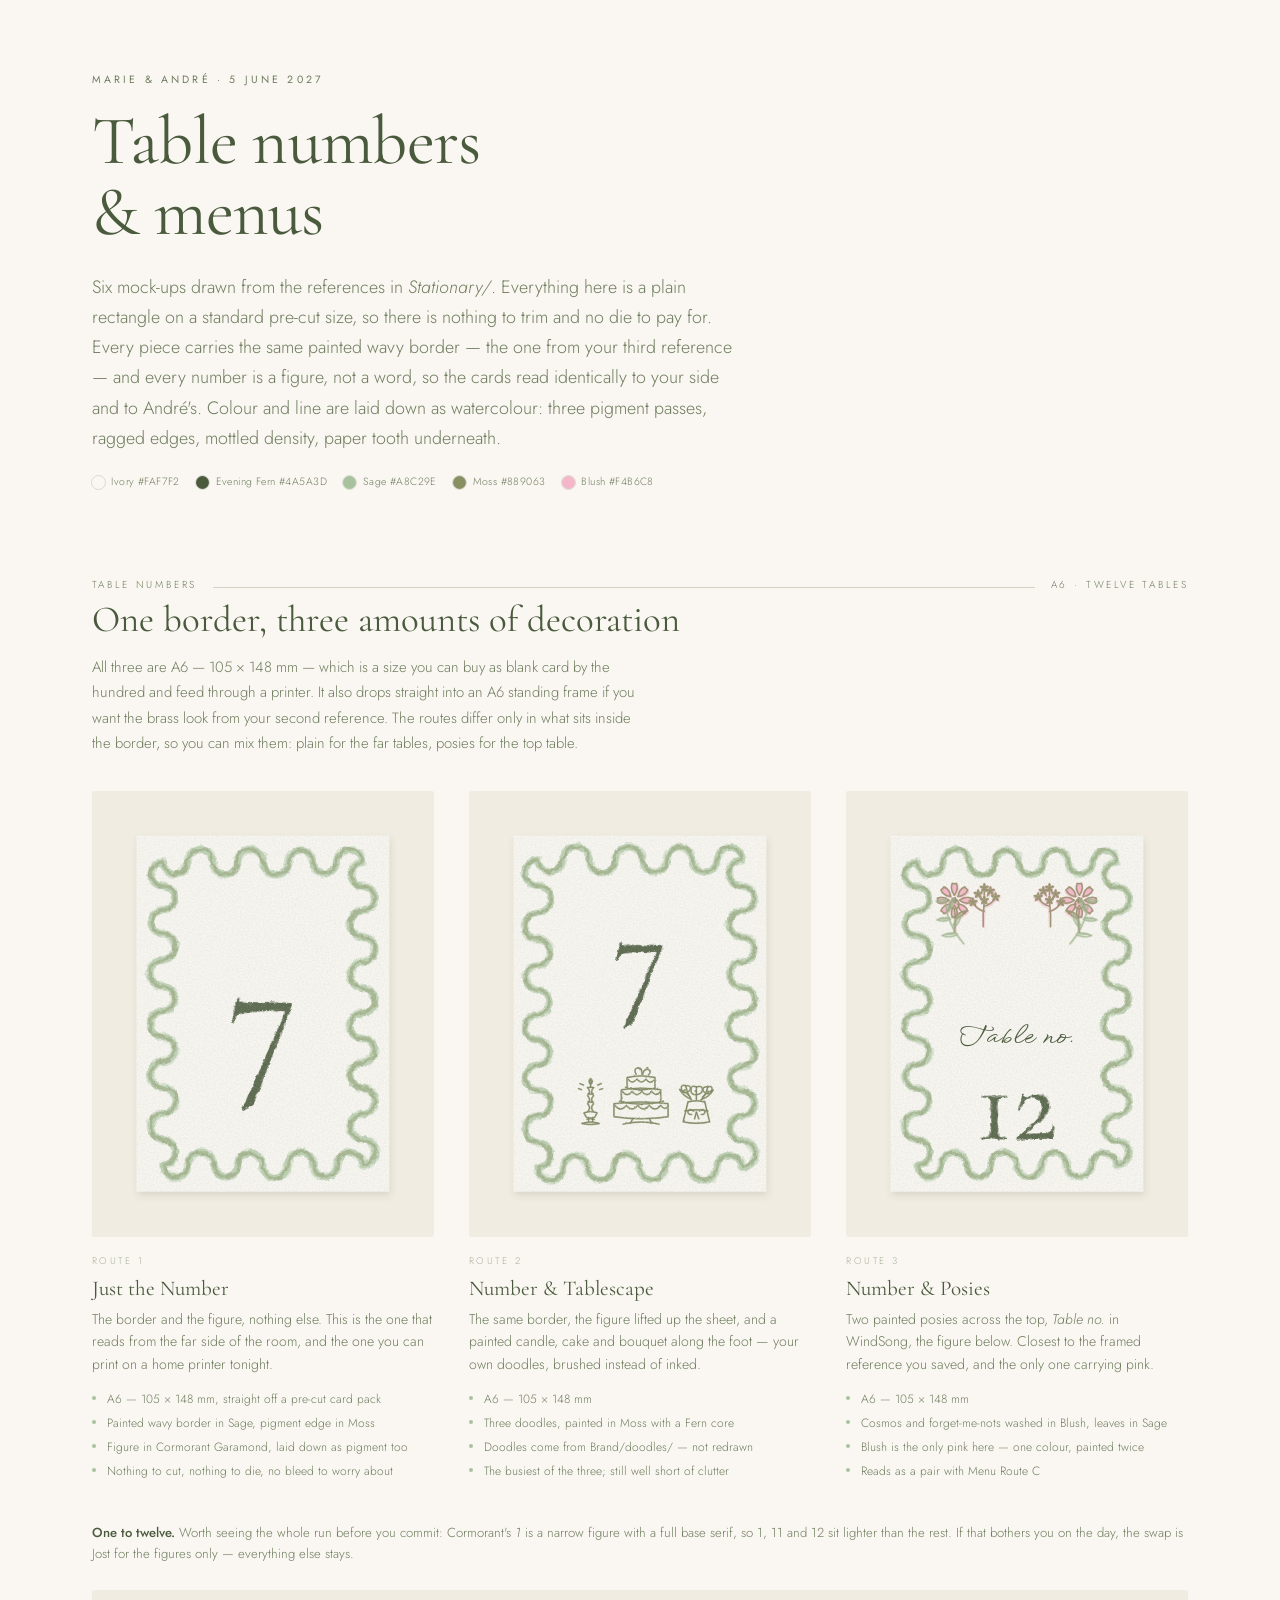
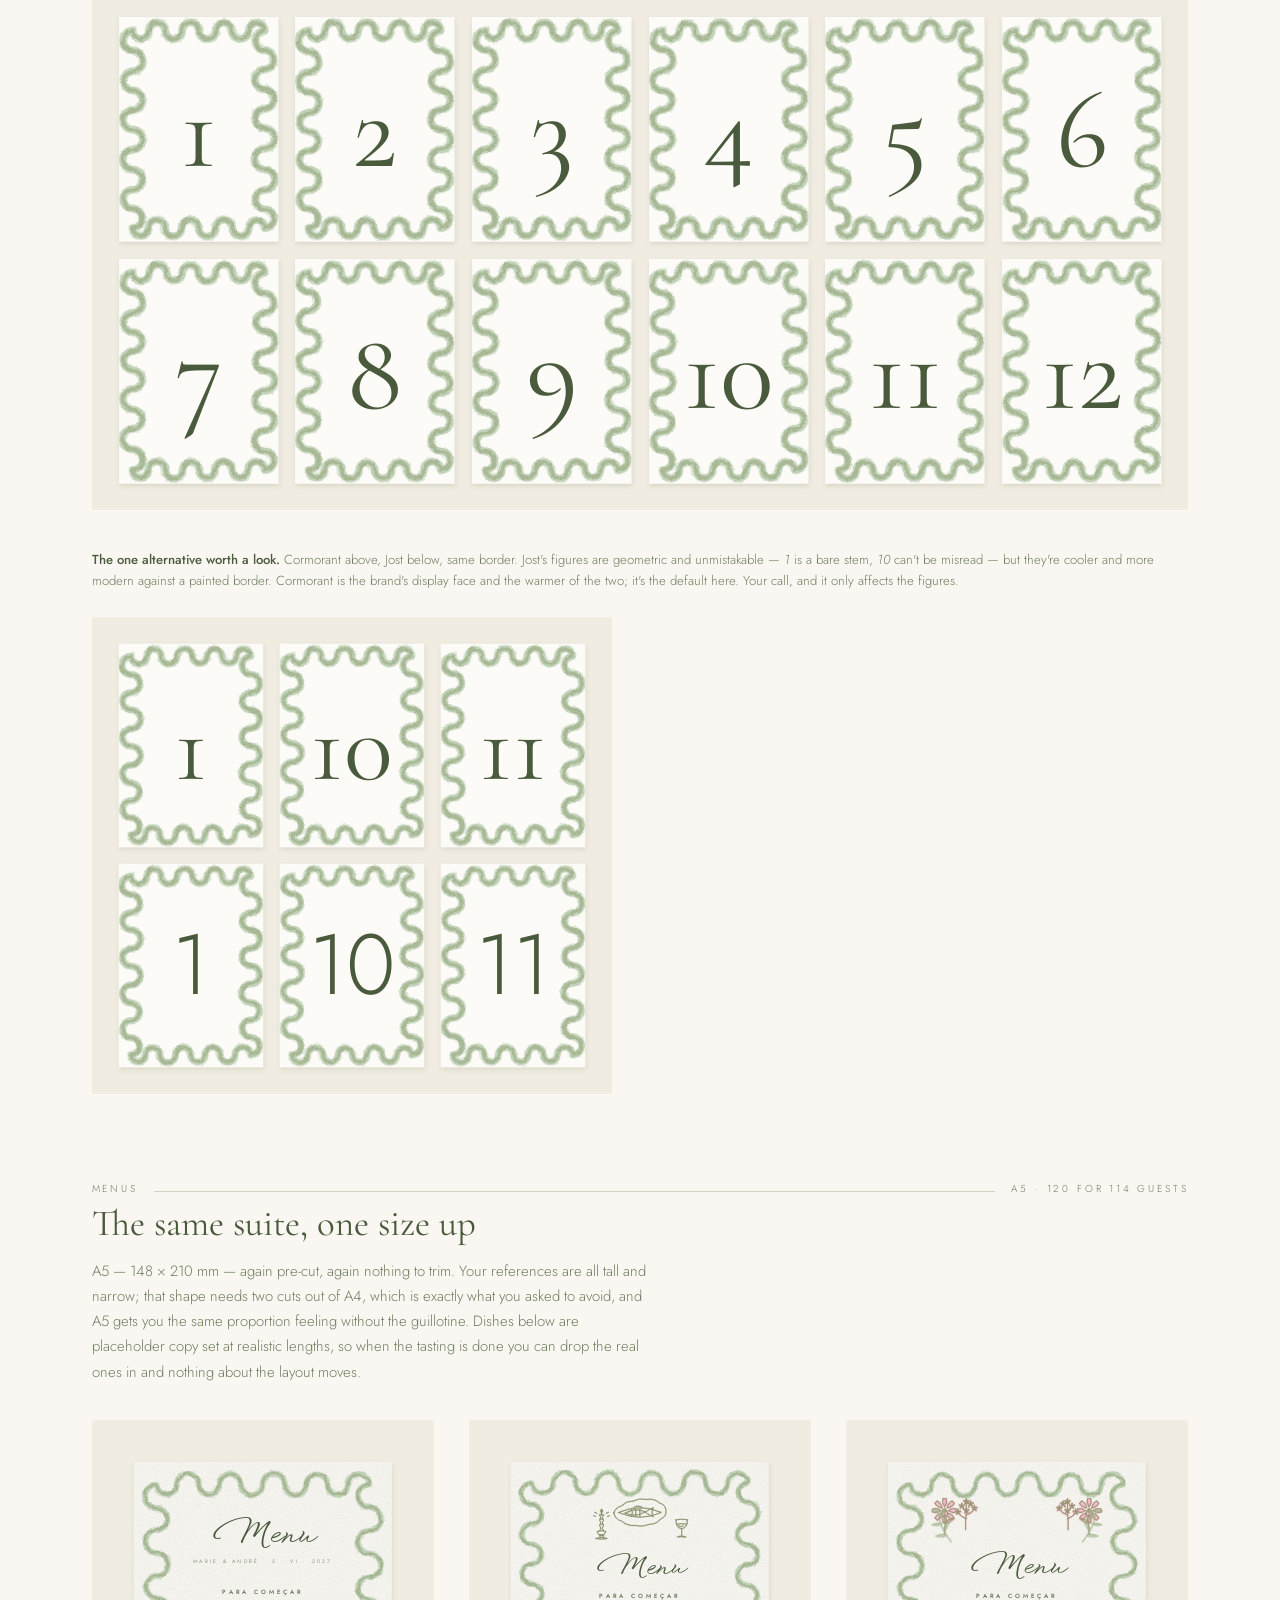
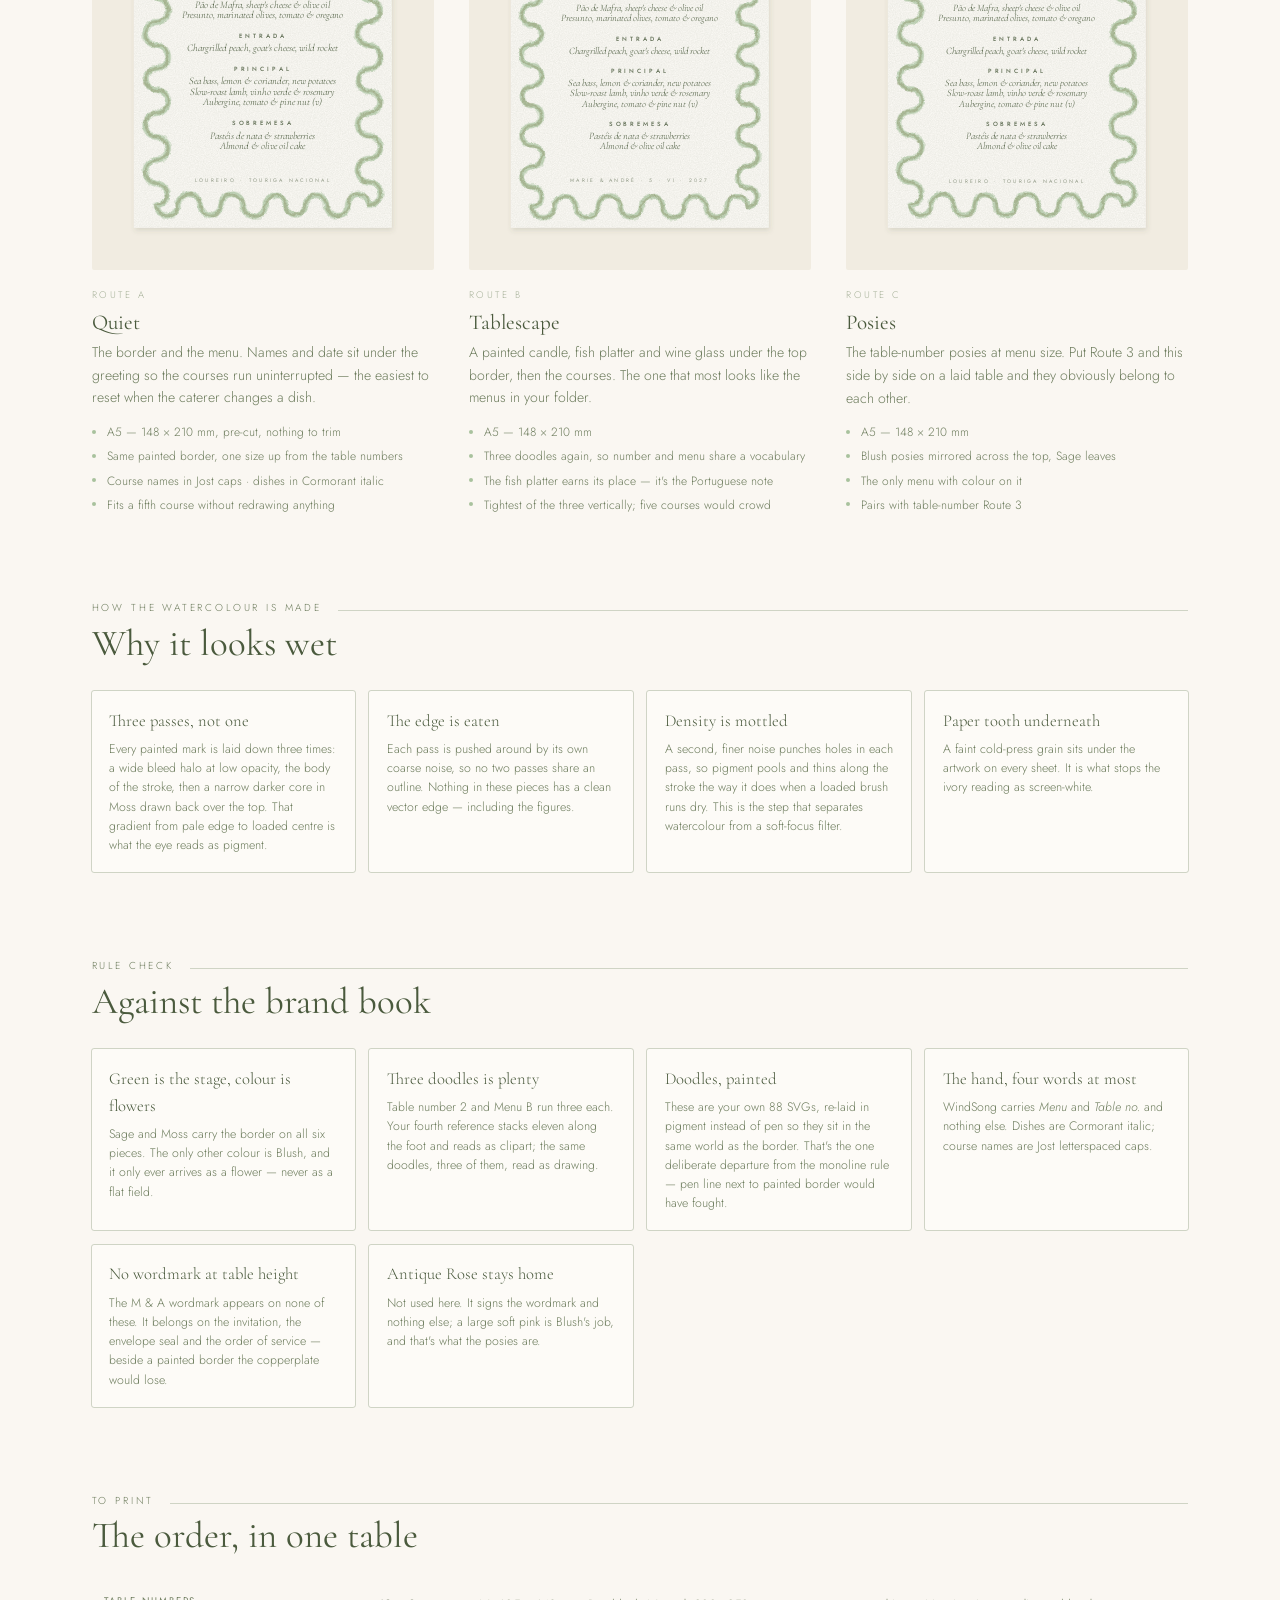
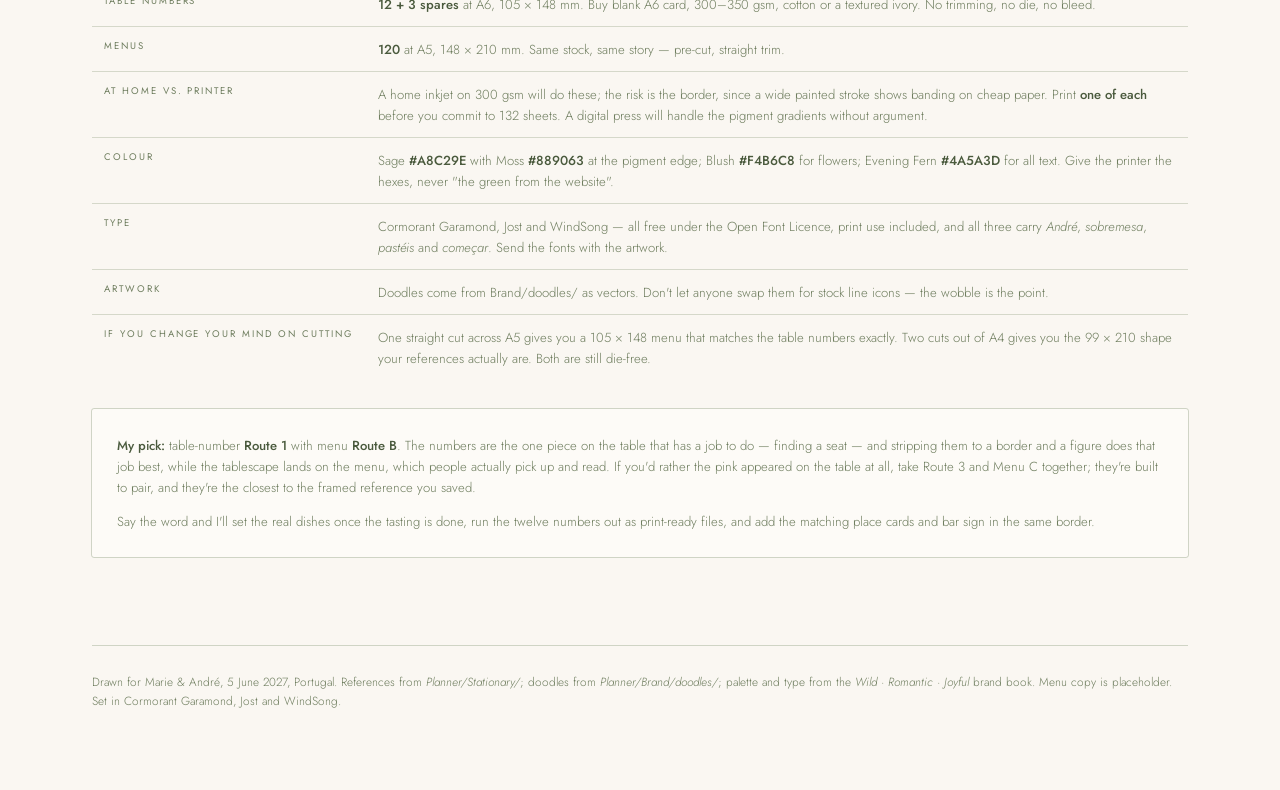
<file: pages/table-suite.html>
<!doctype html><html lang="en"><head><meta charset="utf-8"><meta name="viewport" content="width=device-width,initial-scale=1"><title>Table Suite · Marie’s Dream Wedding</title>
<link rel="preconnect" href="https://fonts.googleapis.com">
<link rel="preconnect" href="https://fonts.gstatic.com" crossorigin>
<link rel="stylesheet" href="https://fonts.googleapis.com/css2?family=Cormorant+Garamond:ital,wght@0,300;0,400;0,500;1,300;1,400&family=Jost:wght@300;400;500&family=WindSong:wght@400;500&display=swap">
<style>
:root{
  color-scheme:light only;
  --ivory:#FAF7F2; --ivory-deep:#F1ECE1; --ivory-warm:#FDFBF7;
  --fern:#4A5A3D; --fern-soft:#6E7D5E; --fern-faint:#A6B199;
  --sage:#A8C29E; --moss:#889063; --blush:#F4B6C8; --rose:#DE9687;
  --serif:"Cormorant Garamond",Georgia,serif;
  --sans:"Jost",Helvetica,Arial,sans-serif;
  --hand:"WindSong","Snell Roundhand",cursive;
}
*{box-sizing:border-box}
body{margin:0;background:var(--ivory);color:var(--fern);font-family:var(--sans);
  font-weight:300;line-height:1.6;-webkit-font-smoothing:antialiased}
.wrap{max-width:1180px;margin:0 auto;padding:clamp(2rem,6vw,4.5rem) clamp(1.1rem,4vw,2.6rem) 5rem}
h1,h2,h3{margin:0;font-weight:400}
h1{font-family:var(--serif);font-size:clamp(2.5rem,7vw,4.3rem);line-height:1.03;letter-spacing:-.01em}
h2{font-family:var(--serif);font-size:clamp(1.6rem,3.6vw,2.3rem);line-height:1.12}
h3{font-family:var(--serif);font-size:1.32rem;line-height:1.2}
p{margin:0}
em{font-style:italic}
.eyebrow{font-size:.66rem;text-transform:uppercase;letter-spacing:.3em;color:var(--fern-soft);
  font-weight:400;margin-bottom:1.1rem}
.lede{font-size:clamp(1rem,1.9vw,1.12rem);color:var(--fern-soft);max-width:64ch;margin-top:1.5rem;line-height:1.68}
.cap{font-size:.82rem;color:var(--fern-soft);line-height:1.62}
.sechead{display:flex;align-items:baseline;gap:1rem;margin:clamp(3.4rem,8vw,5.4rem) 0 .4rem}
.sechead .tag{flex:0 0 auto;font-size:.63rem;text-transform:uppercase;letter-spacing:.28em;color:var(--fern-soft)}
.sechead i{flex:1 1 auto;height:1px;background:var(--fern-faint);opacity:.5}
.secintro{max-width:62ch;color:var(--fern-soft);font-size:.93rem;margin-top:.9rem;line-height:1.7}
.routes{display:grid;gap:clamp(1.4rem,3vw,2.2rem);margin-top:2.2rem;
  grid-template-columns:repeat(auto-fit,minmax(268px,1fr))}
.route{margin:0;display:flex;flex-direction:column;gap:1.1rem}
.stage{background:var(--ivory-deep);padding:clamp(1.2rem,3.4vw,2.2rem);display:grid;place-items:center;border-radius:2px}
.card{display:block;width:100%;height:auto;overflow:visible}
.rnum{font-size:.6rem;text-transform:uppercase;letter-spacing:.26em;color:var(--fern-faint);margin-bottom:.4rem}
.rsub{font-size:.88rem;color:var(--fern-soft);margin-top:.4rem;line-height:1.6}
.rspec{list-style:none;margin:.9rem 0 0;padding:0;display:grid;gap:.38rem}
.rspec li{font-size:.75rem;color:var(--fern-soft);padding-left:.95rem;position:relative;line-height:1.5}
.rspec li::before{content:"";position:absolute;left:0;top:.52em;width:4px;height:4px;border-radius:50%;background:var(--sage)}
.run{display:grid;grid-template-columns:repeat(6,1fr);gap:.7rem;
  background:var(--ivory-deep);padding:clamp(.9rem,2.6vw,1.5rem);margin-top:1.6rem;border-radius:2px}
.specwrap{overflow-x:auto;margin-top:1.6rem}
.specs{width:100%;min-width:440px;border-collapse:collapse;font-size:.82rem}
.specs th,.specs td{text-align:left;vertical-align:top;padding:.72rem .8rem;
  border-bottom:1px solid rgba(166,177,153,.45)}
.specs th{font-size:.6rem;text-transform:uppercase;letter-spacing:.2em;color:var(--fern-soft);font-weight:400;white-space:nowrap}
.specs td{color:var(--fern-soft)}
.specs td strong{color:var(--fern);font-weight:500}
.specs tr:last-child td,.specs tr:last-child th{border-bottom:0}
.checks{display:grid;gap:.9rem;margin-top:1.7rem;grid-template-columns:repeat(auto-fit,minmax(230px,1fr))}
.check{background:var(--ivory-warm);outline:1px solid rgba(166,177,153,.5);padding:1.05rem 1.1rem;border-radius:2px}
.check p:first-child{font-family:var(--serif);font-size:1.04rem;color:var(--fern);margin-bottom:.35rem}
.check p:last-child{font-size:.77rem;color:var(--fern-soft);line-height:1.56}
.callout{background:var(--ivory-warm);outline:1px solid rgba(166,177,153,.5);
  padding:clamp(1.1rem,3vw,1.6rem);margin-top:1.8rem;border-radius:2px}
.callout p+p{margin-top:.75rem}
.swatchrow{display:flex;flex-wrap:wrap;gap:.5rem 1rem;margin-top:1.3rem}
.sw{display:flex;align-items:center;gap:.42rem;font-size:.66rem;color:var(--fern-soft);letter-spacing:.04em}
.sw i{width:13px;height:13px;border-radius:50%;display:block;outline:1px solid rgba(74,90,61,.18)}
footer{margin-top:clamp(3.5rem,8vw,5.5rem);padding-top:1.6rem;border-top:1px solid rgba(166,177,153,.5);
  font-size:.74rem;color:var(--fern-soft);line-height:1.62}
.run.compare{grid-template-columns:repeat(3,1fr);max-width:520px}
@media (max-width:760px){ .run{grid-template-columns:repeat(4,1fr)} .run.compare{grid-template-columns:repeat(3,1fr)} }
@media (max-width:520px){ .stage{padding:1rem} .run{grid-template-columns:repeat(3,1fr)} }
</style></head><body style="margin:0">
<div class="wrap">
  <p class="eyebrow">Marie &amp; André · 5 June 2027</p>
  <h1>Table numbers<br>&amp; menus</h1>
  <p class="lede">Six mock-ups drawn from the references in <em>Stationary/</em>. Everything here is a plain rectangle on a standard pre-cut size, so there is nothing to trim and no die to pay for. Every piece carries the same painted wavy border — the one from your third reference — and every number is a figure, not a word, so the cards read identically to your side and to André's. Colour and line are laid down as watercolour: three pigment passes, ragged edges, mottled density, paper tooth underneath.</p>
  <div class="swatchrow"><span class="sw"><i style="background:#FAF7F2"></i>Ivory #FAF7F2</span><span class="sw"><i style="background:#4A5A3D"></i>Evening Fern #4A5A3D</span><span class="sw"><i style="background:#A8C29E"></i>Sage #A8C29E</span><span class="sw"><i style="background:#889063"></i>Moss #889063</span><span class="sw"><i style="background:#F4B6C8"></i>Blush #F4B6C8</span></div>

  <div class="sechead"><span class="tag">Table numbers</span><i></i><span class="tag">A6 · twelve tables</span></div>
  <h2>One border, three amounts of decoration</h2>
  <p class="secintro">All three are A6 — 105 × 148 mm — which is a size you can buy as blank card by the hundred and feed through a printer. It also drops straight into an A6 standing frame if you want the brass look from your second reference. The routes differ only in what sits inside the border, so you can mix them: plain for the far tables, posies for the top table.</p>
  <div class="routes"><figure class="route">
  <div class="stage"><svg class="card " viewBox="-4 -4 113.0 156.0" role="img">
  <defs><filter id="a1w0" x="-40%" y="-40%" width="180%" height="180%" color-interpolation-filters="sRGB"><feTurbulence type="fractalNoise" baseFrequency="0.3" numOctaves="4" seed="7" result="c"/><feDisplacementMap in="SourceGraphic" in2="c" scale="2.3" xChannelSelector="R" yChannelSelector="G" result="d"/><feTurbulence type="fractalNoise" baseFrequency="1.05" numOctaves="4" seed="23" result="f"/><feColorMatrix in="f" type="matrix" values="0 0 0 0 0  0 0 0 0 0  0 0 0 0 0  .48 .38 .28 0 0.3" result="m"/><feComposite in="d" in2="m" operator="in" result="p"/><feGaussianBlur in="p" stdDeviation="0.1"/></filter><filter id="a1w1" x="-40%" y="-40%" width="180%" height="180%" color-interpolation-filters="sRGB"><feTurbulence type="fractalNoise" baseFrequency="0.55" numOctaves="4" seed="18" result="c"/><feDisplacementMap in="SourceGraphic" in2="c" scale="1.55" xChannelSelector="R" yChannelSelector="G" result="d"/><feTurbulence type="fractalNoise" baseFrequency="1.6" numOctaves="4" seed="30" result="f"/><feColorMatrix in="f" type="matrix" values="0 0 0 0 0  0 0 0 0 0  0 0 0 0 0  .48 .38 .28 0 0.42" result="m"/><feComposite in="d" in2="m" operator="in" result="p"/><feGaussianBlur in="p" stdDeviation="0.16"/></filter><filter id="a1w2" x="-40%" y="-40%" width="180%" height="180%" color-interpolation-filters="sRGB"><feTurbulence type="fractalNoise" baseFrequency="0.2" numOctaves="4" seed="29" result="c"/><feDisplacementMap in="SourceGraphic" in2="c" scale="3.1" xChannelSelector="R" yChannelSelector="G" result="d"/><feTurbulence type="fractalNoise" baseFrequency="0.8" numOctaves="4" seed="37" result="f"/><feColorMatrix in="f" type="matrix" values="0 0 0 0 0  0 0 0 0 0  0 0 0 0 0  .48 .38 .28 0 0.16" result="m"/><feComposite in="d" in2="m" operator="in" result="p"/><feGaussianBlur in="p" stdDeviation="0.26"/></filter><filter id="a1g" x="0%" y="0%" width="100%" height="100%" color-interpolation-filters="sRGB"><feTurbulence type="fractalNoise" baseFrequency="1.5" numOctaves="4" seed="5" result="t"/><feColorMatrix in="t" type="matrix" values="0 0 0 0 0.30  0 0 0 0 0.36  0 0 0 0 0.25  0.85 0 0 0 0"/></filter>
    <filter id="a1s" x="-25%" y="-25%" width="160%" height="160%">
      <feDropShadow dx="0.5" dy="1.5" stdDeviation="1.4" flood-color="#4A5A3D" flood-opacity="0.15"/>
    </filter>
    <clipPath id="a1c"><rect x="0" y="0" width="105.0" height="148.0"/></clipPath>
  </defs>
  <g filter="url(#a1s)"><rect x="0" y="0" width="105.0" height="148.0" fill="#FDFBF7"/></g>
  <g clip-path="url(#a1c)"><g filter="url(#a1g)" opacity="0.13"><rect x="0" y="0" width="105.0" height="148.0"/></g><path d="M11.00,11.00 a5.08,5.08 0 0 0 10.16,0.00 a5.27,5.27 0 0 1 10.54,0.00 a5.16,5.16 0 0 0 10.32,0.00 a5.31,5.31 0 0 1 10.62,0.00 a5.32,5.32 0 0 0 10.64,0.00 a4.97,4.97 0 0 1 9.94,0.00 a4.94,4.94 0 0 0 9.87,0.00 a5.46,5.46 0 0 1 10.91,0.00 a5.06,5.06 0 0 0 0.00,10.11 a5.04,5.04 0 0 1 0.00,10.08 a5.52,5.52 0 0 0 0.00,11.03 a5.19,5.19 0 0 1 0.00,10.38 a5.42,5.42 0 0 0 0.00,10.83 a5.19,5.19 0 0 1 0.00,10.38 a5.29,5.29 0 0 0 0.00,10.59 a4.99,4.99 0 0 1 0.00,9.98 a5.29,5.29 0 0 0 0.00,10.58 a5.44,5.44 0 0 1 0.00,10.87 a5.22,5.22 0 0 0 0.00,10.44 a5.36,5.36 0 0 1 0.00,10.72 a5.31,5.31 0 0 0 -10.63,0.00 a4.93,4.93 0 0 1 -9.87,0.00 a5.37,5.37 0 0 0 -10.74,0.00 a5.26,5.26 0 0 1 -10.53,0.00 a5.08,5.08 0 0 0 -10.16,0.00 a4.91,4.91 0 0 1 -9.83,0.00 a5.43,5.43 0 0 0 -10.87,0.00 a5.19,5.19 0 0 1 -10.38,0.00 a5.33,5.33 0 0 0 0.00,-10.65 a5.43,5.43 0 0 1 0.00,-10.85 a5.32,5.32 0 0 0 0.00,-10.65 a5.45,5.45 0 0 1 0.00,-10.91 a5.13,5.13 0 0 0 0.00,-10.25 a5.38,5.38 0 0 1 0.00,-10.76 a5.16,5.16 0 0 0 0.00,-10.31 a5.46,5.46 0 0 1 0.00,-10.92 a5.43,5.43 0 0 0 0.00,-10.85 a4.94,4.94 0 0 1 0.00,-9.88 a4.96,4.96 0 0 0 0.00,-9.93 a5.01,5.01 0 0 1 0.00,-10.03 Z" fill="none" stroke="#A8C29E" stroke-width="3.38" stroke-linecap="round" stroke-linejoin="round" opacity="0.38" filter="url(#a1w0)"/><path d="M11.00,11.00 a5.08,5.08 0 0 0 10.16,0.00 a5.27,5.27 0 0 1 10.54,0.00 a5.16,5.16 0 0 0 10.32,0.00 a5.31,5.31 0 0 1 10.62,0.00 a5.32,5.32 0 0 0 10.64,0.00 a4.97,4.97 0 0 1 9.94,0.00 a4.94,4.94 0 0 0 9.87,0.00 a5.46,5.46 0 0 1 10.91,0.00 a5.06,5.06 0 0 0 0.00,10.11 a5.04,5.04 0 0 1 0.00,10.08 a5.52,5.52 0 0 0 0.00,11.03 a5.19,5.19 0 0 1 0.00,10.38 a5.42,5.42 0 0 0 0.00,10.83 a5.19,5.19 0 0 1 0.00,10.38 a5.29,5.29 0 0 0 0.00,10.59 a4.99,4.99 0 0 1 0.00,9.98 a5.29,5.29 0 0 0 0.00,10.58 a5.44,5.44 0 0 1 0.00,10.87 a5.22,5.22 0 0 0 0.00,10.44 a5.36,5.36 0 0 1 0.00,10.72 a5.31,5.31 0 0 0 -10.63,0.00 a4.93,4.93 0 0 1 -9.87,0.00 a5.37,5.37 0 0 0 -10.74,0.00 a5.26,5.26 0 0 1 -10.53,0.00 a5.08,5.08 0 0 0 -10.16,0.00 a4.91,4.91 0 0 1 -9.83,0.00 a5.43,5.43 0 0 0 -10.87,0.00 a5.19,5.19 0 0 1 -10.38,0.00 a5.33,5.33 0 0 0 0.00,-10.65 a5.43,5.43 0 0 1 0.00,-10.85 a5.32,5.32 0 0 0 0.00,-10.65 a5.45,5.45 0 0 1 0.00,-10.91 a5.13,5.13 0 0 0 0.00,-10.25 a5.38,5.38 0 0 1 0.00,-10.76 a5.16,5.16 0 0 0 0.00,-10.31 a5.46,5.46 0 0 1 0.00,-10.92 a5.43,5.43 0 0 0 0.00,-10.85 a4.94,4.94 0 0 1 0.00,-9.88 a4.96,4.96 0 0 0 0.00,-9.93 a5.01,5.01 0 0 1 0.00,-10.03 Z" fill="none" stroke="#A8C29E" stroke-width="2.60" stroke-linecap="round" stroke-linejoin="round" opacity="0.62" filter="url(#a1w1)"/><path d="M11.00,11.00 a5.08,5.08 0 0 0 10.16,0.00 a5.27,5.27 0 0 1 10.54,0.00 a5.16,5.16 0 0 0 10.32,0.00 a5.31,5.31 0 0 1 10.62,0.00 a5.32,5.32 0 0 0 10.64,0.00 a4.97,4.97 0 0 1 9.94,0.00 a4.94,4.94 0 0 0 9.87,0.00 a5.46,5.46 0 0 1 10.91,0.00 a5.06,5.06 0 0 0 0.00,10.11 a5.04,5.04 0 0 1 0.00,10.08 a5.52,5.52 0 0 0 0.00,11.03 a5.19,5.19 0 0 1 0.00,10.38 a5.42,5.42 0 0 0 0.00,10.83 a5.19,5.19 0 0 1 0.00,10.38 a5.29,5.29 0 0 0 0.00,10.59 a4.99,4.99 0 0 1 0.00,9.98 a5.29,5.29 0 0 0 0.00,10.58 a5.44,5.44 0 0 1 0.00,10.87 a5.22,5.22 0 0 0 0.00,10.44 a5.36,5.36 0 0 1 0.00,10.72 a5.31,5.31 0 0 0 -10.63,0.00 a4.93,4.93 0 0 1 -9.87,0.00 a5.37,5.37 0 0 0 -10.74,0.00 a5.26,5.26 0 0 1 -10.53,0.00 a5.08,5.08 0 0 0 -10.16,0.00 a4.91,4.91 0 0 1 -9.83,0.00 a5.43,5.43 0 0 0 -10.87,0.00 a5.19,5.19 0 0 1 -10.38,0.00 a5.33,5.33 0 0 0 0.00,-10.65 a5.43,5.43 0 0 1 0.00,-10.85 a5.32,5.32 0 0 0 0.00,-10.65 a5.45,5.45 0 0 1 0.00,-10.91 a5.13,5.13 0 0 0 0.00,-10.25 a5.38,5.38 0 0 1 0.00,-10.76 a5.16,5.16 0 0 0 0.00,-10.31 a5.46,5.46 0 0 1 0.00,-10.92 a5.43,5.43 0 0 0 0.00,-10.85 a4.94,4.94 0 0 1 0.00,-9.88 a4.96,4.96 0 0 0 0.00,-9.93 a5.01,5.01 0 0 1 0.00,-10.03 Z" fill="none" stroke="#889063" stroke-width="1.43" stroke-linecap="round" stroke-linejoin="round" opacity="0.52" filter="url(#a1w2)"/><g opacity="0.34" filter="url(#a1w0)"><text x="52.5" y="96.0" font-family="Cormorant Garamond, Georgia, serif" font-size="68" font-weight="400" text-anchor="middle" fill="#4A5A3D">7</text></g><g opacity="0.72" filter="url(#a1w1)"><text x="52.5" y="96.0" font-family="Cormorant Garamond, Georgia, serif" font-size="68" font-weight="400" text-anchor="middle" fill="#4A5A3D">7</text></g><g opacity="0.5" filter="url(#a1w2)"><text x="52.5" y="96.0" font-family="Cormorant Garamond, Georgia, serif" font-size="68" font-weight="400" text-anchor="middle" fill="#4A5A3D">7</text></g></g>
</svg></div>
  <figcaption>
    <p class="rnum">Route 1</p>
    <h3>Just the Number</h3>
    <p class="rsub">The border and the figure, nothing else. This is the one that reads from the far side of the room, and the one you can print on a home printer tonight.</p>
    <ul class="rspec"><li>A6 — 105 × 148 mm, straight off a pre-cut card pack</li><li>Painted wavy border in Sage, pigment edge in Moss</li><li>Figure in Cormorant Garamond, laid down as pigment too</li><li>Nothing to cut, nothing to die, no bleed to worry about</li></ul>
  </figcaption>
</figure><figure class="route">
  <div class="stage"><svg class="card " viewBox="-4 -4 113.0 156.0" role="img">
  <defs><filter id="a2w0" x="-40%" y="-40%" width="180%" height="180%" color-interpolation-filters="sRGB"><feTurbulence type="fractalNoise" baseFrequency="0.3" numOctaves="4" seed="7" result="c"/><feDisplacementMap in="SourceGraphic" in2="c" scale="2.3" xChannelSelector="R" yChannelSelector="G" result="d"/><feTurbulence type="fractalNoise" baseFrequency="1.05" numOctaves="4" seed="23" result="f"/><feColorMatrix in="f" type="matrix" values="0 0 0 0 0  0 0 0 0 0  0 0 0 0 0  .48 .38 .28 0 0.3" result="m"/><feComposite in="d" in2="m" operator="in" result="p"/><feGaussianBlur in="p" stdDeviation="0.1"/></filter><filter id="a2w1" x="-40%" y="-40%" width="180%" height="180%" color-interpolation-filters="sRGB"><feTurbulence type="fractalNoise" baseFrequency="0.55" numOctaves="4" seed="18" result="c"/><feDisplacementMap in="SourceGraphic" in2="c" scale="1.55" xChannelSelector="R" yChannelSelector="G" result="d"/><feTurbulence type="fractalNoise" baseFrequency="1.6" numOctaves="4" seed="30" result="f"/><feColorMatrix in="f" type="matrix" values="0 0 0 0 0  0 0 0 0 0  0 0 0 0 0  .48 .38 .28 0 0.42" result="m"/><feComposite in="d" in2="m" operator="in" result="p"/><feGaussianBlur in="p" stdDeviation="0.16"/></filter><filter id="a2w2" x="-40%" y="-40%" width="180%" height="180%" color-interpolation-filters="sRGB"><feTurbulence type="fractalNoise" baseFrequency="0.2" numOctaves="4" seed="29" result="c"/><feDisplacementMap in="SourceGraphic" in2="c" scale="3.1" xChannelSelector="R" yChannelSelector="G" result="d"/><feTurbulence type="fractalNoise" baseFrequency="0.8" numOctaves="4" seed="37" result="f"/><feColorMatrix in="f" type="matrix" values="0 0 0 0 0  0 0 0 0 0  0 0 0 0 0  .48 .38 .28 0 0.16" result="m"/><feComposite in="d" in2="m" operator="in" result="p"/><feGaussianBlur in="p" stdDeviation="0.26"/></filter><filter id="a2g" x="0%" y="0%" width="100%" height="100%" color-interpolation-filters="sRGB"><feTurbulence type="fractalNoise" baseFrequency="1.5" numOctaves="4" seed="5" result="t"/><feColorMatrix in="t" type="matrix" values="0 0 0 0 0.30  0 0 0 0 0.36  0 0 0 0 0.25  0.85 0 0 0 0"/></filter>
    <filter id="a2s" x="-25%" y="-25%" width="160%" height="160%">
      <feDropShadow dx="0.5" dy="1.5" stdDeviation="1.4" flood-color="#4A5A3D" flood-opacity="0.15"/>
    </filter>
    <clipPath id="a2c"><rect x="0" y="0" width="105.0" height="148.0"/></clipPath>
  </defs>
  <g filter="url(#a2s)"><rect x="0" y="0" width="105.0" height="148.0" fill="#FDFBF7"/></g>
  <g clip-path="url(#a2c)"><g filter="url(#a2g)" opacity="0.13"><rect x="0" y="0" width="105.0" height="148.0"/></g><path d="M10.00,10.00 a5.22,5.22 0 0 0 10.43,0.00 a5.49,5.49 0 0 1 10.98,0.00 a5.49,5.49 0 0 0 10.98,0.00 a5.60,5.60 0 0 1 11.19,0.00 a5.17,5.17 0 0 0 10.34,0.00 a5.20,5.20 0 0 1 10.40,0.00 a5.14,5.14 0 0 0 10.29,0.00 a5.19,5.19 0 0 1 10.39,0.00 a5.53,5.53 0 0 0 0.00,11.07 a5.14,5.14 0 0 1 0.00,10.29 a5.40,5.40 0 0 0 0.00,10.81 a5.20,5.20 0 0 1 0.00,10.40 a5.25,5.25 0 0 0 0.00,10.50 a5.34,5.34 0 0 1 0.00,10.68 a5.60,5.60 0 0 0 0.00,11.20 a5.45,5.45 0 0 1 0.00,10.90 a5.07,5.07 0 0 0 0.00,10.14 a5.24,5.24 0 0 1 0.00,10.48 a5.15,5.15 0 0 0 0.00,10.31 a5.62,5.62 0 0 1 0.00,11.24 a5.35,5.35 0 0 0 -10.69,0.00 a5.34,5.34 0 0 1 -10.69,0.00 a5.36,5.36 0 0 0 -10.71,0.00 a5.31,5.31 0 0 1 -10.61,0.00 a5.43,5.43 0 0 0 -10.87,0.00 a5.34,5.34 0 0 1 -10.67,0.00 a5.00,5.00 0 0 0 -10.01,0.00 a5.37,5.37 0 0 1 -10.74,0.00 a5.28,5.28 0 0 0 0.00,-10.57 a5.46,5.46 0 0 1 0.00,-10.91 a5.33,5.33 0 0 0 0.00,-10.67 a5.25,5.25 0 0 1 0.00,-10.50 a5.21,5.21 0 0 0 0.00,-10.41 a5.25,5.25 0 0 1 0.00,-10.50 a5.18,5.18 0 0 0 0.00,-10.35 a5.05,5.05 0 0 1 0.00,-10.10 a5.50,5.50 0 0 0 0.00,-10.99 a5.48,5.48 0 0 1 0.00,-10.97 a5.60,5.60 0 0 0 0.00,-11.20 a5.41,5.41 0 0 1 0.00,-10.83 Z" fill="none" stroke="#A8C29E" stroke-width="3.12" stroke-linecap="round" stroke-linejoin="round" opacity="0.38" filter="url(#a2w0)"/><path d="M10.00,10.00 a5.22,5.22 0 0 0 10.43,0.00 a5.49,5.49 0 0 1 10.98,0.00 a5.49,5.49 0 0 0 10.98,0.00 a5.60,5.60 0 0 1 11.19,0.00 a5.17,5.17 0 0 0 10.34,0.00 a5.20,5.20 0 0 1 10.40,0.00 a5.14,5.14 0 0 0 10.29,0.00 a5.19,5.19 0 0 1 10.39,0.00 a5.53,5.53 0 0 0 0.00,11.07 a5.14,5.14 0 0 1 0.00,10.29 a5.40,5.40 0 0 0 0.00,10.81 a5.20,5.20 0 0 1 0.00,10.40 a5.25,5.25 0 0 0 0.00,10.50 a5.34,5.34 0 0 1 0.00,10.68 a5.60,5.60 0 0 0 0.00,11.20 a5.45,5.45 0 0 1 0.00,10.90 a5.07,5.07 0 0 0 0.00,10.14 a5.24,5.24 0 0 1 0.00,10.48 a5.15,5.15 0 0 0 0.00,10.31 a5.62,5.62 0 0 1 0.00,11.24 a5.35,5.35 0 0 0 -10.69,0.00 a5.34,5.34 0 0 1 -10.69,0.00 a5.36,5.36 0 0 0 -10.71,0.00 a5.31,5.31 0 0 1 -10.61,0.00 a5.43,5.43 0 0 0 -10.87,0.00 a5.34,5.34 0 0 1 -10.67,0.00 a5.00,5.00 0 0 0 -10.01,0.00 a5.37,5.37 0 0 1 -10.74,0.00 a5.28,5.28 0 0 0 0.00,-10.57 a5.46,5.46 0 0 1 0.00,-10.91 a5.33,5.33 0 0 0 0.00,-10.67 a5.25,5.25 0 0 1 0.00,-10.50 a5.21,5.21 0 0 0 0.00,-10.41 a5.25,5.25 0 0 1 0.00,-10.50 a5.18,5.18 0 0 0 0.00,-10.35 a5.05,5.05 0 0 1 0.00,-10.10 a5.50,5.50 0 0 0 0.00,-10.99 a5.48,5.48 0 0 1 0.00,-10.97 a5.60,5.60 0 0 0 0.00,-11.20 a5.41,5.41 0 0 1 0.00,-10.83 Z" fill="none" stroke="#A8C29E" stroke-width="2.40" stroke-linecap="round" stroke-linejoin="round" opacity="0.62" filter="url(#a2w1)"/><path d="M10.00,10.00 a5.22,5.22 0 0 0 10.43,0.00 a5.49,5.49 0 0 1 10.98,0.00 a5.49,5.49 0 0 0 10.98,0.00 a5.60,5.60 0 0 1 11.19,0.00 a5.17,5.17 0 0 0 10.34,0.00 a5.20,5.20 0 0 1 10.40,0.00 a5.14,5.14 0 0 0 10.29,0.00 a5.19,5.19 0 0 1 10.39,0.00 a5.53,5.53 0 0 0 0.00,11.07 a5.14,5.14 0 0 1 0.00,10.29 a5.40,5.40 0 0 0 0.00,10.81 a5.20,5.20 0 0 1 0.00,10.40 a5.25,5.25 0 0 0 0.00,10.50 a5.34,5.34 0 0 1 0.00,10.68 a5.60,5.60 0 0 0 0.00,11.20 a5.45,5.45 0 0 1 0.00,10.90 a5.07,5.07 0 0 0 0.00,10.14 a5.24,5.24 0 0 1 0.00,10.48 a5.15,5.15 0 0 0 0.00,10.31 a5.62,5.62 0 0 1 0.00,11.24 a5.35,5.35 0 0 0 -10.69,0.00 a5.34,5.34 0 0 1 -10.69,0.00 a5.36,5.36 0 0 0 -10.71,0.00 a5.31,5.31 0 0 1 -10.61,0.00 a5.43,5.43 0 0 0 -10.87,0.00 a5.34,5.34 0 0 1 -10.67,0.00 a5.00,5.00 0 0 0 -10.01,0.00 a5.37,5.37 0 0 1 -10.74,0.00 a5.28,5.28 0 0 0 0.00,-10.57 a5.46,5.46 0 0 1 0.00,-10.91 a5.33,5.33 0 0 0 0.00,-10.67 a5.25,5.25 0 0 1 0.00,-10.50 a5.21,5.21 0 0 0 0.00,-10.41 a5.25,5.25 0 0 1 0.00,-10.50 a5.18,5.18 0 0 0 0.00,-10.35 a5.05,5.05 0 0 1 0.00,-10.10 a5.50,5.50 0 0 0 0.00,-10.99 a5.48,5.48 0 0 1 0.00,-10.97 a5.60,5.60 0 0 0 0.00,-11.20 a5.41,5.41 0 0 1 0.00,-10.83 Z" fill="none" stroke="#889063" stroke-width="1.32" stroke-linecap="round" stroke-linejoin="round" opacity="0.52" filter="url(#a2w2)"/><g opacity="0.34" filter="url(#a2w0)"><text x="52.5" y="66" font-family="Cormorant Garamond, Georgia, serif" font-size="52" font-weight="400" text-anchor="middle" fill="#4A5A3D">7</text></g><g opacity="0.72" filter="url(#a2w1)"><text x="52.5" y="66" font-family="Cormorant Garamond, Georgia, serif" font-size="52" font-weight="400" text-anchor="middle" fill="#4A5A3D">7</text></g><g opacity="0.5" filter="url(#a2w2)"><text x="52.5" y="66" font-family="Cormorant Garamond, Georgia, serif" font-size="52" font-weight="400" text-anchor="middle" fill="#4A5A3D">7</text></g><g transform="translate(21.50,101.00) scale(0.21000)" fill="none" stroke="#889063" stroke-width="4.00" stroke-linecap="round" stroke-linejoin="round" opacity="0.34" filter="url(#a2w0)"><path d="M50 12 q-6-7 0-12 q7 6 0 12z"/>
<path d="M50 10 q-3-4 0-7 q4 4 0 7z"/>
<path d="M50 13 L50 18"/>
<path d="M44 18 Q52 26 44 34 Q52 42 44 50 Q52 58 44 66"/>
<path d="M56 18 Q48 26 56 34 Q48 42 56 50 Q48 58 56 66"/>
<path d="M44 18 Q50 16 56 18"/>
<path d="M45 30 Q50 32 55 30"/><path d="M45 46 Q50 48 55 46"/>
<path d="M37 68 Q50 63 63 68 L58 77 Q50 80 42 77 z"/>
<path d="M46 77 L46 85"/><path d="M54 77 L54 85"/>
<path d="M43 81 Q50 78 57 81"/>
<path d="M33 89 Q50 83 67 89 Q50 93 33 89z"/>
<path d="M36 13 L29 10"/><path d="M64 13 L71 10"/>
<path d="M32 22 L26 20"/><path d="M68 22 L74 20"/></g><g transform="translate(21.50,101.00) scale(0.21000)" fill="none" stroke="#889063" stroke-width="2.76" stroke-linecap="round" stroke-linejoin="round" opacity="0.66" filter="url(#a2w1)"><path d="M50 12 q-6-7 0-12 q7 6 0 12z"/>
<path d="M50 10 q-3-4 0-7 q4 4 0 7z"/>
<path d="M50 13 L50 18"/>
<path d="M44 18 Q52 26 44 34 Q52 42 44 50 Q52 58 44 66"/>
<path d="M56 18 Q48 26 56 34 Q48 42 56 50 Q48 58 56 66"/>
<path d="M44 18 Q50 16 56 18"/>
<path d="M45 30 Q50 32 55 30"/><path d="M45 46 Q50 48 55 46"/>
<path d="M37 68 Q50 63 63 68 L58 77 Q50 80 42 77 z"/>
<path d="M46 77 L46 85"/><path d="M54 77 L54 85"/>
<path d="M43 81 Q50 78 57 81"/>
<path d="M33 89 Q50 83 67 89 Q50 93 33 89z"/>
<path d="M36 13 L29 10"/><path d="M64 13 L71 10"/>
<path d="M32 22 L26 20"/><path d="M68 22 L74 20"/></g><g transform="translate(21.50,101.00) scale(0.21000)" fill="none" stroke="#4A5A3D" stroke-width="1.66" stroke-linecap="round" stroke-linejoin="round" opacity="0.58" filter="url(#a2w2)"><path d="M50 12 q-6-7 0-12 q7 6 0 12z"/>
<path d="M50 10 q-3-4 0-7 q4 4 0 7z"/>
<path d="M50 13 L50 18"/>
<path d="M44 18 Q52 26 44 34 Q52 42 44 50 Q52 58 44 66"/>
<path d="M56 18 Q48 26 56 34 Q48 42 56 50 Q48 58 56 66"/>
<path d="M44 18 Q50 16 56 18"/>
<path d="M45 30 Q50 32 55 30"/><path d="M45 46 Q50 48 55 46"/>
<path d="M37 68 Q50 63 63 68 L58 77 Q50 80 42 77 z"/>
<path d="M46 77 L46 85"/><path d="M54 77 L54 85"/>
<path d="M43 81 Q50 78 57 81"/>
<path d="M33 89 Q50 83 67 89 Q50 93 33 89z"/>
<path d="M36 13 L29 10"/><path d="M64 13 L71 10"/>
<path d="M32 22 L26 20"/><path d="M68 22 L74 20"/></g><g transform="translate(36.00,88.00) scale(0.34000)" fill="none" stroke="#889063" stroke-width="2.47" stroke-linecap="round" stroke-linejoin="round" opacity="0.34" filter="url(#a2w0)"><path d="M33 37 Q50 33 67 37 L67 50 Q50 54 33 50 z"/>
<path d="M34 39 q5 7 11 0 q5 7 11 0 q5 7 10 1"/>
<path d="M26 52 Q50 48 74 52 L74 67 Q50 72 26 67 z"/>
<path d="M27 54 q6 8 12 0 q6 8 12 0 q6 8 12 0 q5 7 10 1"/>
<path d="M17 69 Q50 65 83 69 L83 85 Q50 90 17 85 z"/>
<path d="M18 71 q7 9 14 0 q7 9 14 0 q7 9 14 0 q7 9 14 0 q5 7 9 1"/>
<path d="M31 49 l1.2 0"/><path d="M50 53 l1.2 0"/><path d="M69 51 l1.2 0"/>
<path d="M24 66 l1.2 0"/><path d="M50 70 l1.2 0"/><path d="M76 66 l1.2 0"/>
<path d="M40 87 L37 93"/><path d="M60 87 L63 93"/>
<path d="M28 94 Q50 89 72 94"/>
<path d="M44 33 q-4-6 2-8 q6 1 5 8"/>
<path d="M52 33 q1-7 7-6 q4 3 0 7"/>
<path d="M48 26 l1.2 0"/><path d="M57 25 l1.2 0"/></g><g transform="translate(36.00,88.00) scale(0.34000)" fill="none" stroke="#889063" stroke-width="1.71" stroke-linecap="round" stroke-linejoin="round" opacity="0.66" filter="url(#a2w1)"><path d="M33 37 Q50 33 67 37 L67 50 Q50 54 33 50 z"/>
<path d="M34 39 q5 7 11 0 q5 7 11 0 q5 7 10 1"/>
<path d="M26 52 Q50 48 74 52 L74 67 Q50 72 26 67 z"/>
<path d="M27 54 q6 8 12 0 q6 8 12 0 q6 8 12 0 q5 7 10 1"/>
<path d="M17 69 Q50 65 83 69 L83 85 Q50 90 17 85 z"/>
<path d="M18 71 q7 9 14 0 q7 9 14 0 q7 9 14 0 q7 9 14 0 q5 7 9 1"/>
<path d="M31 49 l1.2 0"/><path d="M50 53 l1.2 0"/><path d="M69 51 l1.2 0"/>
<path d="M24 66 l1.2 0"/><path d="M50 70 l1.2 0"/><path d="M76 66 l1.2 0"/>
<path d="M40 87 L37 93"/><path d="M60 87 L63 93"/>
<path d="M28 94 Q50 89 72 94"/>
<path d="M44 33 q-4-6 2-8 q6 1 5 8"/>
<path d="M52 33 q1-7 7-6 q4 3 0 7"/>
<path d="M48 26 l1.2 0"/><path d="M57 25 l1.2 0"/></g><g transform="translate(36.00,88.00) scale(0.34000)" fill="none" stroke="#4A5A3D" stroke-width="1.02" stroke-linecap="round" stroke-linejoin="round" opacity="0.58" filter="url(#a2w2)"><path d="M33 37 Q50 33 67 37 L67 50 Q50 54 33 50 z"/>
<path d="M34 39 q5 7 11 0 q5 7 11 0 q5 7 10 1"/>
<path d="M26 52 Q50 48 74 52 L74 67 Q50 72 26 67 z"/>
<path d="M27 54 q6 8 12 0 q6 8 12 0 q6 8 12 0 q5 7 10 1"/>
<path d="M17 69 Q50 65 83 69 L83 85 Q50 90 17 85 z"/>
<path d="M18 71 q7 9 14 0 q7 9 14 0 q7 9 14 0 q7 9 14 0 q5 7 9 1"/>
<path d="M31 49 l1.2 0"/><path d="M50 53 l1.2 0"/><path d="M69 51 l1.2 0"/>
<path d="M24 66 l1.2 0"/><path d="M50 70 l1.2 0"/><path d="M76 66 l1.2 0"/>
<path d="M40 87 L37 93"/><path d="M60 87 L63 93"/>
<path d="M28 94 Q50 89 72 94"/>
<path d="M44 33 q-4-6 2-8 q6 1 5 8"/>
<path d="M52 33 q1-7 7-6 q4 3 0 7"/>
<path d="M48 26 l1.2 0"/><path d="M57 25 l1.2 0"/></g><g transform="translate(63.50,97.00) scale(0.25000)" fill="none" stroke="#889063" stroke-width="3.36" stroke-linecap="round" stroke-linejoin="round" opacity="0.34" filter="url(#a2w0)"><path d="M36 55 L28 88 Q50 93 72 88 L64 55"/>
<path d="M36 55 Q50 51 64 55"/>
<path d="M31 70 Q50 66 69 70"/>
<path d="M45 70 q-6-5-9 0 q-1 6 6 6"/>
<path d="M55 70 q6-5 9 0 q1 6-6 6"/>
<path d="M50 72 L47 83"/><path d="M50 72 L54 83"/>
<path d="M50 51 L50 30"/>
<path d="M50 30 q-9-4-9 5 q0 9 9 8 q10-1 10-9 q0-7-10-4z"/>
<path d="M48 37 l1.5 0"/>
<path d="M42 52 Q34 40 32 28"/>
<path d="M32 28 q-8-3-7 5 q1 8 8 6 q8-2 7-8 q-1-4-8-3z"/>
<path d="M30 35 l1.5 0"/>
<path d="M58 52 Q67 41 69 30"/>
<path d="M69 30 q8-3 7 5 q-1 8-8 6 q-8-2-7-8 q1-4 8-3z"/>
<path d="M68 37 l1.5 0"/>
<path d="M40 50 Q28 45 22 34 Q34 39 40 47"/>
<path d="M60 50 Q72 46 78 35 Q66 40 60 47"/></g><g transform="translate(63.50,97.00) scale(0.25000)" fill="none" stroke="#889063" stroke-width="2.32" stroke-linecap="round" stroke-linejoin="round" opacity="0.66" filter="url(#a2w1)"><path d="M36 55 L28 88 Q50 93 72 88 L64 55"/>
<path d="M36 55 Q50 51 64 55"/>
<path d="M31 70 Q50 66 69 70"/>
<path d="M45 70 q-6-5-9 0 q-1 6 6 6"/>
<path d="M55 70 q6-5 9 0 q1 6-6 6"/>
<path d="M50 72 L47 83"/><path d="M50 72 L54 83"/>
<path d="M50 51 L50 30"/>
<path d="M50 30 q-9-4-9 5 q0 9 9 8 q10-1 10-9 q0-7-10-4z"/>
<path d="M48 37 l1.5 0"/>
<path d="M42 52 Q34 40 32 28"/>
<path d="M32 28 q-8-3-7 5 q1 8 8 6 q8-2 7-8 q-1-4-8-3z"/>
<path d="M30 35 l1.5 0"/>
<path d="M58 52 Q67 41 69 30"/>
<path d="M69 30 q8-3 7 5 q-1 8-8 6 q-8-2-7-8 q1-4 8-3z"/>
<path d="M68 37 l1.5 0"/>
<path d="M40 50 Q28 45 22 34 Q34 39 40 47"/>
<path d="M60 50 Q72 46 78 35 Q66 40 60 47"/></g><g transform="translate(63.50,97.00) scale(0.25000)" fill="none" stroke="#4A5A3D" stroke-width="1.39" stroke-linecap="round" stroke-linejoin="round" opacity="0.58" filter="url(#a2w2)"><path d="M36 55 L28 88 Q50 93 72 88 L64 55"/>
<path d="M36 55 Q50 51 64 55"/>
<path d="M31 70 Q50 66 69 70"/>
<path d="M45 70 q-6-5-9 0 q-1 6 6 6"/>
<path d="M55 70 q6-5 9 0 q1 6-6 6"/>
<path d="M50 72 L47 83"/><path d="M50 72 L54 83"/>
<path d="M50 51 L50 30"/>
<path d="M50 30 q-9-4-9 5 q0 9 9 8 q10-1 10-9 q0-7-10-4z"/>
<path d="M48 37 l1.5 0"/>
<path d="M42 52 Q34 40 32 28"/>
<path d="M32 28 q-8-3-7 5 q1 8 8 6 q8-2 7-8 q-1-4-8-3z"/>
<path d="M30 35 l1.5 0"/>
<path d="M58 52 Q67 41 69 30"/>
<path d="M69 30 q8-3 7 5 q-1 8-8 6 q-8-2-7-8 q1-4 8-3z"/>
<path d="M68 37 l1.5 0"/>
<path d="M40 50 Q28 45 22 34 Q34 39 40 47"/>
<path d="M60 50 Q72 46 78 35 Q66 40 60 47"/></g></g>
</svg></div>
  <figcaption>
    <p class="rnum">Route 2</p>
    <h3>Number &amp; Tablescape</h3>
    <p class="rsub">The same border, the figure lifted up the sheet, and a painted candle, cake and bouquet along the foot — your own doodles, brushed instead of inked.</p>
    <ul class="rspec"><li>A6 — 105 × 148 mm</li><li>Three doodles, painted in Moss with a Fern core</li><li>Doodles come from Brand/doodles/ — not redrawn</li><li>The busiest of the three; still well short of clutter</li></ul>
  </figcaption>
</figure><figure class="route">
  <div class="stage"><svg class="card " viewBox="-4 -4 113.0 156.0" role="img">
  <defs><filter id="a3w0" x="-40%" y="-40%" width="180%" height="180%" color-interpolation-filters="sRGB"><feTurbulence type="fractalNoise" baseFrequency="0.3" numOctaves="4" seed="7" result="c"/><feDisplacementMap in="SourceGraphic" in2="c" scale="2.3" xChannelSelector="R" yChannelSelector="G" result="d"/><feTurbulence type="fractalNoise" baseFrequency="1.05" numOctaves="4" seed="23" result="f"/><feColorMatrix in="f" type="matrix" values="0 0 0 0 0  0 0 0 0 0  0 0 0 0 0  .48 .38 .28 0 0.3" result="m"/><feComposite in="d" in2="m" operator="in" result="p"/><feGaussianBlur in="p" stdDeviation="0.1"/></filter><filter id="a3w1" x="-40%" y="-40%" width="180%" height="180%" color-interpolation-filters="sRGB"><feTurbulence type="fractalNoise" baseFrequency="0.55" numOctaves="4" seed="18" result="c"/><feDisplacementMap in="SourceGraphic" in2="c" scale="1.55" xChannelSelector="R" yChannelSelector="G" result="d"/><feTurbulence type="fractalNoise" baseFrequency="1.6" numOctaves="4" seed="30" result="f"/><feColorMatrix in="f" type="matrix" values="0 0 0 0 0  0 0 0 0 0  0 0 0 0 0  .48 .38 .28 0 0.42" result="m"/><feComposite in="d" in2="m" operator="in" result="p"/><feGaussianBlur in="p" stdDeviation="0.16"/></filter><filter id="a3w2" x="-40%" y="-40%" width="180%" height="180%" color-interpolation-filters="sRGB"><feTurbulence type="fractalNoise" baseFrequency="0.2" numOctaves="4" seed="29" result="c"/><feDisplacementMap in="SourceGraphic" in2="c" scale="3.1" xChannelSelector="R" yChannelSelector="G" result="d"/><feTurbulence type="fractalNoise" baseFrequency="0.8" numOctaves="4" seed="37" result="f"/><feColorMatrix in="f" type="matrix" values="0 0 0 0 0  0 0 0 0 0  0 0 0 0 0  .48 .38 .28 0 0.16" result="m"/><feComposite in="d" in2="m" operator="in" result="p"/><feGaussianBlur in="p" stdDeviation="0.26"/></filter><filter id="a3g" x="0%" y="0%" width="100%" height="100%" color-interpolation-filters="sRGB"><feTurbulence type="fractalNoise" baseFrequency="1.5" numOctaves="4" seed="5" result="t"/><feColorMatrix in="t" type="matrix" values="0 0 0 0 0.30  0 0 0 0 0.36  0 0 0 0 0.25  0.85 0 0 0 0"/></filter>
    <filter id="a3s" x="-25%" y="-25%" width="160%" height="160%">
      <feDropShadow dx="0.5" dy="1.5" stdDeviation="1.4" flood-color="#4A5A3D" flood-opacity="0.15"/>
    </filter>
    <clipPath id="a3c"><rect x="0" y="0" width="105.0" height="148.0"/></clipPath>
  </defs>
  <g filter="url(#a3s)"><rect x="0" y="0" width="105.0" height="148.0" fill="#FDFBF7"/></g>
  <g clip-path="url(#a3c)"><g filter="url(#a3g)" opacity="0.13"><rect x="0" y="0" width="105.0" height="148.0"/></g><path d="M11.00,11.00 a5.41,5.41 0 0 0 10.82,0.00 a5.42,5.42 0 0 1 10.85,0.00 a5.39,5.39 0 0 0 10.78,0.00 a4.89,4.89 0 0 1 9.78,0.00 a5.20,5.20 0 0 0 10.41,0.00 a5.10,5.10 0 0 1 10.20,0.00 a5.17,5.17 0 0 0 10.33,0.00 a4.92,4.92 0 0 1 9.84,0.00 a5.15,5.15 0 0 0 0.00,10.30 a5.31,5.31 0 0 1 0.00,10.62 a5.17,5.17 0 0 0 0.00,10.33 a5.32,5.32 0 0 1 0.00,10.63 a5.04,5.04 0 0 0 0.00,10.08 a5.08,5.08 0 0 1 0.00,10.16 a5.48,5.48 0 0 0 0.00,10.96 a5.29,5.29 0 0 1 0.00,10.59 a5.35,5.35 0 0 0 0.00,10.71 a5.50,5.50 0 0 1 0.00,10.99 a5.25,5.25 0 0 0 0.00,10.51 a5.06,5.06 0 0 1 0.00,10.12 a5.28,5.28 0 0 0 -10.55,0.00 a5.16,5.16 0 0 1 -10.31,0.00 a5.20,5.20 0 0 0 -10.40,0.00 a5.18,5.18 0 0 1 -10.35,0.00 a5.39,5.39 0 0 0 -10.78,0.00 a5.02,5.02 0 0 1 -10.04,0.00 a5.26,5.26 0 0 0 -10.52,0.00 a5.02,5.02 0 0 1 -10.04,0.00 a5.34,5.34 0 0 0 0.00,-10.68 a5.39,5.39 0 0 1 0.00,-10.79 a5.18,5.18 0 0 0 0.00,-10.35 a5.03,5.03 0 0 1 0.00,-10.06 a5.28,5.28 0 0 0 0.00,-10.55 a5.43,5.43 0 0 1 0.00,-10.86 a5.35,5.35 0 0 0 0.00,-10.70 a5.26,5.26 0 0 1 0.00,-10.52 a5.38,5.38 0 0 0 0.00,-10.77 a5.09,5.09 0 0 1 0.00,-10.18 a5.09,5.09 0 0 0 0.00,-10.18 a5.18,5.18 0 0 1 0.00,-10.36 Z" fill="none" stroke="#A8C29E" stroke-width="3.12" stroke-linecap="round" stroke-linejoin="round" opacity="0.38" filter="url(#a3w0)"/><path d="M11.00,11.00 a5.41,5.41 0 0 0 10.82,0.00 a5.42,5.42 0 0 1 10.85,0.00 a5.39,5.39 0 0 0 10.78,0.00 a4.89,4.89 0 0 1 9.78,0.00 a5.20,5.20 0 0 0 10.41,0.00 a5.10,5.10 0 0 1 10.20,0.00 a5.17,5.17 0 0 0 10.33,0.00 a4.92,4.92 0 0 1 9.84,0.00 a5.15,5.15 0 0 0 0.00,10.30 a5.31,5.31 0 0 1 0.00,10.62 a5.17,5.17 0 0 0 0.00,10.33 a5.32,5.32 0 0 1 0.00,10.63 a5.04,5.04 0 0 0 0.00,10.08 a5.08,5.08 0 0 1 0.00,10.16 a5.48,5.48 0 0 0 0.00,10.96 a5.29,5.29 0 0 1 0.00,10.59 a5.35,5.35 0 0 0 0.00,10.71 a5.50,5.50 0 0 1 0.00,10.99 a5.25,5.25 0 0 0 0.00,10.51 a5.06,5.06 0 0 1 0.00,10.12 a5.28,5.28 0 0 0 -10.55,0.00 a5.16,5.16 0 0 1 -10.31,0.00 a5.20,5.20 0 0 0 -10.40,0.00 a5.18,5.18 0 0 1 -10.35,0.00 a5.39,5.39 0 0 0 -10.78,0.00 a5.02,5.02 0 0 1 -10.04,0.00 a5.26,5.26 0 0 0 -10.52,0.00 a5.02,5.02 0 0 1 -10.04,0.00 a5.34,5.34 0 0 0 0.00,-10.68 a5.39,5.39 0 0 1 0.00,-10.79 a5.18,5.18 0 0 0 0.00,-10.35 a5.03,5.03 0 0 1 0.00,-10.06 a5.28,5.28 0 0 0 0.00,-10.55 a5.43,5.43 0 0 1 0.00,-10.86 a5.35,5.35 0 0 0 0.00,-10.70 a5.26,5.26 0 0 1 0.00,-10.52 a5.38,5.38 0 0 0 0.00,-10.77 a5.09,5.09 0 0 1 0.00,-10.18 a5.09,5.09 0 0 0 0.00,-10.18 a5.18,5.18 0 0 1 0.00,-10.36 Z" fill="none" stroke="#A8C29E" stroke-width="2.40" stroke-linecap="round" stroke-linejoin="round" opacity="0.62" filter="url(#a3w1)"/><path d="M11.00,11.00 a5.41,5.41 0 0 0 10.82,0.00 a5.42,5.42 0 0 1 10.85,0.00 a5.39,5.39 0 0 0 10.78,0.00 a4.89,4.89 0 0 1 9.78,0.00 a5.20,5.20 0 0 0 10.41,0.00 a5.10,5.10 0 0 1 10.20,0.00 a5.17,5.17 0 0 0 10.33,0.00 a4.92,4.92 0 0 1 9.84,0.00 a5.15,5.15 0 0 0 0.00,10.30 a5.31,5.31 0 0 1 0.00,10.62 a5.17,5.17 0 0 0 0.00,10.33 a5.32,5.32 0 0 1 0.00,10.63 a5.04,5.04 0 0 0 0.00,10.08 a5.08,5.08 0 0 1 0.00,10.16 a5.48,5.48 0 0 0 0.00,10.96 a5.29,5.29 0 0 1 0.00,10.59 a5.35,5.35 0 0 0 0.00,10.71 a5.50,5.50 0 0 1 0.00,10.99 a5.25,5.25 0 0 0 0.00,10.51 a5.06,5.06 0 0 1 0.00,10.12 a5.28,5.28 0 0 0 -10.55,0.00 a5.16,5.16 0 0 1 -10.31,0.00 a5.20,5.20 0 0 0 -10.40,0.00 a5.18,5.18 0 0 1 -10.35,0.00 a5.39,5.39 0 0 0 -10.78,0.00 a5.02,5.02 0 0 1 -10.04,0.00 a5.26,5.26 0 0 0 -10.52,0.00 a5.02,5.02 0 0 1 -10.04,0.00 a5.34,5.34 0 0 0 0.00,-10.68 a5.39,5.39 0 0 1 0.00,-10.79 a5.18,5.18 0 0 0 0.00,-10.35 a5.03,5.03 0 0 1 0.00,-10.06 a5.28,5.28 0 0 0 0.00,-10.55 a5.43,5.43 0 0 1 0.00,-10.86 a5.35,5.35 0 0 0 0.00,-10.70 a5.26,5.26 0 0 1 0.00,-10.52 a5.38,5.38 0 0 0 0.00,-10.77 a5.09,5.09 0 0 1 0.00,-10.18 a5.09,5.09 0 0 0 0.00,-10.18 a5.18,5.18 0 0 1 0.00,-10.36 Z" fill="none" stroke="#889063" stroke-width="1.32" stroke-linecap="round" stroke-linejoin="round" opacity="0.52" filter="url(#a3w2)"/><g transform="translate(13,15)"><g transform="translate(0.0,0.0) translate(0.00,0.00) scale(0.27000)" fill="#F4B6C8" stroke="#F4B6C8" stroke-width="2.59" opacity="0.95" filter="url(#a3w0)"><path d="M50.0 36.0 Q57.0 27.0 53.2 18.0 Q50.0 19.1 46.8 18.0 Q43.0 27.0 50.0 36.0z"/><path d="M55.7 38.3 Q67.0 36.9 70.6 27.9 Q67.6 26.4 66.1 23.4 Q57.1 27.0 55.7 38.3z"/><path d="M58.0 44.0 Q67.0 51.0 76.0 47.2 Q74.9 44.0 76.0 40.8 Q67.0 37.0 58.0 44.0z"/><path d="M55.7 49.7 Q57.1 61.0 66.1 64.6 Q67.6 61.6 70.6 60.1 Q67.0 51.1 55.7 49.7z"/><path d="M50.0 52.0 Q43.0 61.0 46.8 70.0 Q50.0 68.9 53.2 70.0 Q57.0 61.0 50.0 52.0z"/><path d="M44.3 49.7 Q33.0 51.1 29.4 60.1 Q32.4 61.6 33.9 64.6 Q42.9 61.0 44.3 49.7z"/><path d="M42.0 44.0 Q33.0 37.0 24.0 40.8 Q25.1 44.0 24.0 47.2 Q33.0 51.0 42.0 44.0z"/><path d="M44.3 38.3 Q42.9 27.0 33.9 23.4 Q32.4 26.4 29.4 27.9 Q33.0 36.9 44.3 38.3z"/>
<path d="M50 44 q-7 0-7 6 q0 7 7 7 q7 0 7-7 q0-6-7-6z"/>
<path d="M51.9 44.0 a1.1 1.1 0 1 0 2.2 0 a1.1 1.1 0 1 0 -2.2 0z"/><path d="M49.8 46.9 a1.1 1.1 0 1 0 2.2 0 a1.1 1.1 0 1 0 -2.2 0z"/><path d="M46.5 45.8 a1.1 1.1 0 1 0 2.2 0 a1.1 1.1 0 1 0 -2.2 0z"/><path d="M46.5 42.2 a1.1 1.1 0 1 0 2.2 0 a1.1 1.1 0 1 0 -2.2 0z"/><path d="M49.8 41.1 a1.1 1.1 0 1 0 2.2 0 a1.1 1.1 0 1 0 -2.2 0z"/>
<path d="M50 57 Q53 76 50 94"/>
<path d="M52 72 Q63 69 68 60 Q57 62 51 70"/></g><g transform="translate(0.6,0.65) translate(0.00,0.00) scale(0.27000)" fill="#F4B6C8" stroke="#F4B6C8" stroke-width="1.11" opacity="0.62" filter="url(#a3w1)"><path d="M50.0 36.0 Q57.0 27.0 53.2 18.0 Q50.0 19.1 46.8 18.0 Q43.0 27.0 50.0 36.0z"/><path d="M55.7 38.3 Q67.0 36.9 70.6 27.9 Q67.6 26.4 66.1 23.4 Q57.1 27.0 55.7 38.3z"/><path d="M58.0 44.0 Q67.0 51.0 76.0 47.2 Q74.9 44.0 76.0 40.8 Q67.0 37.0 58.0 44.0z"/><path d="M55.7 49.7 Q57.1 61.0 66.1 64.6 Q67.6 61.6 70.6 60.1 Q67.0 51.1 55.7 49.7z"/><path d="M50.0 52.0 Q43.0 61.0 46.8 70.0 Q50.0 68.9 53.2 70.0 Q57.0 61.0 50.0 52.0z"/><path d="M44.3 49.7 Q33.0 51.1 29.4 60.1 Q32.4 61.6 33.9 64.6 Q42.9 61.0 44.3 49.7z"/><path d="M42.0 44.0 Q33.0 37.0 24.0 40.8 Q25.1 44.0 24.0 47.2 Q33.0 51.0 42.0 44.0z"/><path d="M44.3 38.3 Q42.9 27.0 33.9 23.4 Q32.4 26.4 29.4 27.9 Q33.0 36.9 44.3 38.3z"/>
<path d="M50 44 q-7 0-7 6 q0 7 7 7 q7 0 7-7 q0-6-7-6z"/>
<path d="M51.9 44.0 a1.1 1.1 0 1 0 2.2 0 a1.1 1.1 0 1 0 -2.2 0z"/><path d="M49.8 46.9 a1.1 1.1 0 1 0 2.2 0 a1.1 1.1 0 1 0 -2.2 0z"/><path d="M46.5 45.8 a1.1 1.1 0 1 0 2.2 0 a1.1 1.1 0 1 0 -2.2 0z"/><path d="M46.5 42.2 a1.1 1.1 0 1 0 2.2 0 a1.1 1.1 0 1 0 -2.2 0z"/><path d="M49.8 41.1 a1.1 1.1 0 1 0 2.2 0 a1.1 1.1 0 1 0 -2.2 0z"/>
<path d="M50 57 Q53 76 50 94"/>
<path d="M52 72 Q63 69 68 60 Q57 62 51 70"/></g><g transform="translate(-0.35,0.3) translate(0.00,0.00) scale(0.27000)" fill="#F4B6C8" stroke="#F4B6C8" stroke-width="0.44" opacity="0.48" filter="url(#a3w2)"><path d="M50.0 36.0 Q57.0 27.0 53.2 18.0 Q50.0 19.1 46.8 18.0 Q43.0 27.0 50.0 36.0z"/><path d="M55.7 38.3 Q67.0 36.9 70.6 27.9 Q67.6 26.4 66.1 23.4 Q57.1 27.0 55.7 38.3z"/><path d="M58.0 44.0 Q67.0 51.0 76.0 47.2 Q74.9 44.0 76.0 40.8 Q67.0 37.0 58.0 44.0z"/><path d="M55.7 49.7 Q57.1 61.0 66.1 64.6 Q67.6 61.6 70.6 60.1 Q67.0 51.1 55.7 49.7z"/><path d="M50.0 52.0 Q43.0 61.0 46.8 70.0 Q50.0 68.9 53.2 70.0 Q57.0 61.0 50.0 52.0z"/><path d="M44.3 49.7 Q33.0 51.1 29.4 60.1 Q32.4 61.6 33.9 64.6 Q42.9 61.0 44.3 49.7z"/><path d="M42.0 44.0 Q33.0 37.0 24.0 40.8 Q25.1 44.0 24.0 47.2 Q33.0 51.0 42.0 44.0z"/><path d="M44.3 38.3 Q42.9 27.0 33.9 23.4 Q32.4 26.4 29.4 27.9 Q33.0 36.9 44.3 38.3z"/>
<path d="M50 44 q-7 0-7 6 q0 7 7 7 q7 0 7-7 q0-6-7-6z"/>
<path d="M51.9 44.0 a1.1 1.1 0 1 0 2.2 0 a1.1 1.1 0 1 0 -2.2 0z"/><path d="M49.8 46.9 a1.1 1.1 0 1 0 2.2 0 a1.1 1.1 0 1 0 -2.2 0z"/><path d="M46.5 45.8 a1.1 1.1 0 1 0 2.2 0 a1.1 1.1 0 1 0 -2.2 0z"/><path d="M46.5 42.2 a1.1 1.1 0 1 0 2.2 0 a1.1 1.1 0 1 0 -2.2 0z"/><path d="M49.8 41.1 a1.1 1.1 0 1 0 2.2 0 a1.1 1.1 0 1 0 -2.2 0z"/>
<path d="M50 57 Q53 76 50 94"/>
<path d="M52 72 Q63 69 68 60 Q57 62 51 70"/></g><g transform="translate(0.00,0.00) scale(0.27000)" fill="none" stroke="#889063" stroke-width="2.79" stroke-linecap="round" stroke-linejoin="round" opacity="0.34" filter="url(#a3w0)"><path d="M50.0 36.0 Q57.0 27.0 53.2 18.0 Q50.0 19.1 46.8 18.0 Q43.0 27.0 50.0 36.0z"/><path d="M55.7 38.3 Q67.0 36.9 70.6 27.9 Q67.6 26.4 66.1 23.4 Q57.1 27.0 55.7 38.3z"/><path d="M58.0 44.0 Q67.0 51.0 76.0 47.2 Q74.9 44.0 76.0 40.8 Q67.0 37.0 58.0 44.0z"/><path d="M55.7 49.7 Q57.1 61.0 66.1 64.6 Q67.6 61.6 70.6 60.1 Q67.0 51.1 55.7 49.7z"/><path d="M50.0 52.0 Q43.0 61.0 46.8 70.0 Q50.0 68.9 53.2 70.0 Q57.0 61.0 50.0 52.0z"/><path d="M44.3 49.7 Q33.0 51.1 29.4 60.1 Q32.4 61.6 33.9 64.6 Q42.9 61.0 44.3 49.7z"/><path d="M42.0 44.0 Q33.0 37.0 24.0 40.8 Q25.1 44.0 24.0 47.2 Q33.0 51.0 42.0 44.0z"/><path d="M44.3 38.3 Q42.9 27.0 33.9 23.4 Q32.4 26.4 29.4 27.9 Q33.0 36.9 44.3 38.3z"/>
<path d="M50 44 q-7 0-7 6 q0 7 7 7 q7 0 7-7 q0-6-7-6z"/>
<path d="M51.9 44.0 a1.1 1.1 0 1 0 2.2 0 a1.1 1.1 0 1 0 -2.2 0z"/><path d="M49.8 46.9 a1.1 1.1 0 1 0 2.2 0 a1.1 1.1 0 1 0 -2.2 0z"/><path d="M46.5 45.8 a1.1 1.1 0 1 0 2.2 0 a1.1 1.1 0 1 0 -2.2 0z"/><path d="M46.5 42.2 a1.1 1.1 0 1 0 2.2 0 a1.1 1.1 0 1 0 -2.2 0z"/><path d="M49.8 41.1 a1.1 1.1 0 1 0 2.2 0 a1.1 1.1 0 1 0 -2.2 0z"/>
<path d="M50 57 Q53 76 50 94"/>
<path d="M52 72 Q63 69 68 60 Q57 62 51 70"/></g><g transform="translate(0.00,0.00) scale(0.27000)" fill="none" stroke="#889063" stroke-width="1.93" stroke-linecap="round" stroke-linejoin="round" opacity="0.66" filter="url(#a3w1)"><path d="M50.0 36.0 Q57.0 27.0 53.2 18.0 Q50.0 19.1 46.8 18.0 Q43.0 27.0 50.0 36.0z"/><path d="M55.7 38.3 Q67.0 36.9 70.6 27.9 Q67.6 26.4 66.1 23.4 Q57.1 27.0 55.7 38.3z"/><path d="M58.0 44.0 Q67.0 51.0 76.0 47.2 Q74.9 44.0 76.0 40.8 Q67.0 37.0 58.0 44.0z"/><path d="M55.7 49.7 Q57.1 61.0 66.1 64.6 Q67.6 61.6 70.6 60.1 Q67.0 51.1 55.7 49.7z"/><path d="M50.0 52.0 Q43.0 61.0 46.8 70.0 Q50.0 68.9 53.2 70.0 Q57.0 61.0 50.0 52.0z"/><path d="M44.3 49.7 Q33.0 51.1 29.4 60.1 Q32.4 61.6 33.9 64.6 Q42.9 61.0 44.3 49.7z"/><path d="M42.0 44.0 Q33.0 37.0 24.0 40.8 Q25.1 44.0 24.0 47.2 Q33.0 51.0 42.0 44.0z"/><path d="M44.3 38.3 Q42.9 27.0 33.9 23.4 Q32.4 26.4 29.4 27.9 Q33.0 36.9 44.3 38.3z"/>
<path d="M50 44 q-7 0-7 6 q0 7 7 7 q7 0 7-7 q0-6-7-6z"/>
<path d="M51.9 44.0 a1.1 1.1 0 1 0 2.2 0 a1.1 1.1 0 1 0 -2.2 0z"/><path d="M49.8 46.9 a1.1 1.1 0 1 0 2.2 0 a1.1 1.1 0 1 0 -2.2 0z"/><path d="M46.5 45.8 a1.1 1.1 0 1 0 2.2 0 a1.1 1.1 0 1 0 -2.2 0z"/><path d="M46.5 42.2 a1.1 1.1 0 1 0 2.2 0 a1.1 1.1 0 1 0 -2.2 0z"/><path d="M49.8 41.1 a1.1 1.1 0 1 0 2.2 0 a1.1 1.1 0 1 0 -2.2 0z"/>
<path d="M50 57 Q53 76 50 94"/>
<path d="M52 72 Q63 69 68 60 Q57 62 51 70"/></g><g transform="translate(0.00,0.00) scale(0.27000)" fill="none" stroke="#889063" stroke-width="1.16" stroke-linecap="round" stroke-linejoin="round" opacity="0.58" filter="url(#a3w2)"><path d="M50.0 36.0 Q57.0 27.0 53.2 18.0 Q50.0 19.1 46.8 18.0 Q43.0 27.0 50.0 36.0z"/><path d="M55.7 38.3 Q67.0 36.9 70.6 27.9 Q67.6 26.4 66.1 23.4 Q57.1 27.0 55.7 38.3z"/><path d="M58.0 44.0 Q67.0 51.0 76.0 47.2 Q74.9 44.0 76.0 40.8 Q67.0 37.0 58.0 44.0z"/><path d="M55.7 49.7 Q57.1 61.0 66.1 64.6 Q67.6 61.6 70.6 60.1 Q67.0 51.1 55.7 49.7z"/><path d="M50.0 52.0 Q43.0 61.0 46.8 70.0 Q50.0 68.9 53.2 70.0 Q57.0 61.0 50.0 52.0z"/><path d="M44.3 49.7 Q33.0 51.1 29.4 60.1 Q32.4 61.6 33.9 64.6 Q42.9 61.0 44.3 49.7z"/><path d="M42.0 44.0 Q33.0 37.0 24.0 40.8 Q25.1 44.0 24.0 47.2 Q33.0 51.0 42.0 44.0z"/><path d="M44.3 38.3 Q42.9 27.0 33.9 23.4 Q32.4 26.4 29.4 27.9 Q33.0 36.9 44.3 38.3z"/>
<path d="M50 44 q-7 0-7 6 q0 7 7 7 q7 0 7-7 q0-6-7-6z"/>
<path d="M51.9 44.0 a1.1 1.1 0 1 0 2.2 0 a1.1 1.1 0 1 0 -2.2 0z"/><path d="M49.8 46.9 a1.1 1.1 0 1 0 2.2 0 a1.1 1.1 0 1 0 -2.2 0z"/><path d="M46.5 45.8 a1.1 1.1 0 1 0 2.2 0 a1.1 1.1 0 1 0 -2.2 0z"/><path d="M46.5 42.2 a1.1 1.1 0 1 0 2.2 0 a1.1 1.1 0 1 0 -2.2 0z"/><path d="M49.8 41.1 a1.1 1.1 0 1 0 2.2 0 a1.1 1.1 0 1 0 -2.2 0z"/>
<path d="M50 57 Q53 76 50 94"/>
<path d="M52 72 Q63 69 68 60 Q57 62 51 70"/></g><g transform="translate(0.0,0.0) translate(14.85,2.43) scale(0.21330)" fill="#F4B6C8" stroke="#F4B6C8" stroke-width="3.28" opacity="0.95" filter="url(#a3w0)"><path d="M50 96 Q49 70 52 48"/>
<path d="M52 66 Q38 62 32 52"/>
<path d="M52 56 Q66 52 72 42"/>
<path d="M30.0 45.8 Q32.6 42.9 30.0 40.0 Q27.4 42.9 30.0 45.8z"/><path d="M32.1 47.3 Q35.7 48.9 37.6 45.5 Q34.0 44.0 32.1 47.3z"/><path d="M31.3 49.8 Q30.9 53.7 34.7 54.5 Q35.1 50.6 31.3 49.8z"/><path d="M28.7 49.8 Q24.9 50.6 25.3 54.5 Q29.1 53.7 28.7 49.8z"/><path d="M27.9 47.3 Q26.0 44.0 22.4 45.5 Q24.3 48.9 27.9 47.3z"/><path d="M28.7 48 a1.3 1.3 0 1 0 2.6 0 a1.3 1.3 0 1 0 -2.6 0z"/><path d="M74.0 35.8 Q76.6 32.9 74.0 30.0 Q71.4 32.9 74.0 35.8z"/><path d="M76.1 37.3 Q79.7 38.9 81.6 35.5 Q78.0 34.0 76.1 37.3z"/><path d="M75.3 39.8 Q74.9 43.7 78.7 44.5 Q79.1 40.6 75.3 39.8z"/><path d="M72.7 39.8 Q68.9 40.6 69.3 44.5 Q73.1 43.7 72.7 39.8z"/><path d="M71.9 37.3 Q70.0 34.0 66.4 35.5 Q68.3 38.9 71.9 37.3z"/><path d="M72.7 38 a1.3 1.3 0 1 0 2.6 0 a1.3 1.3 0 1 0 -2.6 0z"/><path d="M52.0 41.8 Q54.6 38.9 52.0 36.0 Q49.4 38.9 52.0 41.8z"/><path d="M54.1 43.3 Q57.7 44.9 59.6 41.5 Q56.0 40.0 54.1 43.3z"/><path d="M53.3 45.8 Q52.9 49.7 56.7 50.5 Q57.1 46.6 53.3 45.8z"/><path d="M50.7 45.8 Q46.9 46.6 47.3 50.5 Q51.1 49.7 50.7 45.8z"/><path d="M49.9 43.3 Q48.0 40.0 44.4 41.5 Q46.3 44.9 49.9 43.3z"/><path d="M50.7 44 a1.3 1.3 0 1 0 2.6 0 a1.3 1.3 0 1 0 -2.6 0z"/><path d="M40.0 29.8 Q42.6 26.9 40.0 24.0 Q37.4 26.9 40.0 29.8z"/><path d="M42.1 31.3 Q45.7 32.9 47.6 29.5 Q44.0 28.0 42.1 31.3z"/><path d="M41.3 33.8 Q40.9 37.7 44.7 38.5 Q45.1 34.6 41.3 33.8z"/><path d="M38.7 33.8 Q34.9 34.6 35.3 38.5 Q39.1 37.7 38.7 33.8z"/><path d="M37.9 31.3 Q36.0 28.0 32.4 29.5 Q34.3 32.9 37.9 31.3z"/><path d="M38.7 32 a1.3 1.3 0 1 0 2.6 0 a1.3 1.3 0 1 0 -2.6 0z"/><path d="M64.0 23.8 Q66.6 20.9 64.0 18.0 Q61.4 20.9 64.0 23.8z"/><path d="M66.1 25.3 Q69.7 26.9 71.6 23.5 Q68.0 22.0 66.1 25.3z"/><path d="M65.3 27.8 Q64.9 31.7 68.7 32.5 Q69.1 28.6 65.3 27.8z"/><path d="M62.7 27.8 Q58.9 28.6 59.3 32.5 Q63.1 31.7 62.7 27.8z"/><path d="M61.9 25.3 Q60.0 22.0 56.4 23.5 Q58.3 26.9 61.9 25.3z"/><path d="M62.7 26 a1.3 1.3 0 1 0 2.6 0 a1.3 1.3 0 1 0 -2.6 0z"/><path d="M52.0 17.8 Q54.6 14.9 52.0 12.0 Q49.4 14.9 52.0 17.8z"/><path d="M54.1 19.3 Q57.7 20.9 59.6 17.5 Q56.0 16.0 54.1 19.3z"/><path d="M53.3 21.8 Q52.9 25.7 56.7 26.5 Q57.1 22.6 53.3 21.8z"/><path d="M50.7 21.8 Q46.9 22.6 47.3 26.5 Q51.1 25.7 50.7 21.8z"/><path d="M49.9 19.3 Q48.0 16.0 44.4 17.5 Q46.3 20.9 49.9 19.3z"/><path d="M50.7 20 a1.3 1.3 0 1 0 2.6 0 a1.3 1.3 0 1 0 -2.6 0z"/>
<path d="M40 32 L46 40"/><path d="M64 26 L58 36"/><path d="M52 20 L52 34"/></g><g transform="translate(0.6,0.65) translate(14.85,2.43) scale(0.21330)" fill="#F4B6C8" stroke="#F4B6C8" stroke-width="1.41" opacity="0.62" filter="url(#a3w1)"><path d="M50 96 Q49 70 52 48"/>
<path d="M52 66 Q38 62 32 52"/>
<path d="M52 56 Q66 52 72 42"/>
<path d="M30.0 45.8 Q32.6 42.9 30.0 40.0 Q27.4 42.9 30.0 45.8z"/><path d="M32.1 47.3 Q35.7 48.9 37.6 45.5 Q34.0 44.0 32.1 47.3z"/><path d="M31.3 49.8 Q30.9 53.7 34.7 54.5 Q35.1 50.6 31.3 49.8z"/><path d="M28.7 49.8 Q24.9 50.6 25.3 54.5 Q29.1 53.7 28.7 49.8z"/><path d="M27.9 47.3 Q26.0 44.0 22.4 45.5 Q24.3 48.9 27.9 47.3z"/><path d="M28.7 48 a1.3 1.3 0 1 0 2.6 0 a1.3 1.3 0 1 0 -2.6 0z"/><path d="M74.0 35.8 Q76.6 32.9 74.0 30.0 Q71.4 32.9 74.0 35.8z"/><path d="M76.1 37.3 Q79.7 38.9 81.6 35.5 Q78.0 34.0 76.1 37.3z"/><path d="M75.3 39.8 Q74.9 43.7 78.7 44.5 Q79.1 40.6 75.3 39.8z"/><path d="M72.7 39.8 Q68.9 40.6 69.3 44.5 Q73.1 43.7 72.7 39.8z"/><path d="M71.9 37.3 Q70.0 34.0 66.4 35.5 Q68.3 38.9 71.9 37.3z"/><path d="M72.7 38 a1.3 1.3 0 1 0 2.6 0 a1.3 1.3 0 1 0 -2.6 0z"/><path d="M52.0 41.8 Q54.6 38.9 52.0 36.0 Q49.4 38.9 52.0 41.8z"/><path d="M54.1 43.3 Q57.7 44.9 59.6 41.5 Q56.0 40.0 54.1 43.3z"/><path d="M53.3 45.8 Q52.9 49.7 56.7 50.5 Q57.1 46.6 53.3 45.8z"/><path d="M50.7 45.8 Q46.9 46.6 47.3 50.5 Q51.1 49.7 50.7 45.8z"/><path d="M49.9 43.3 Q48.0 40.0 44.4 41.5 Q46.3 44.9 49.9 43.3z"/><path d="M50.7 44 a1.3 1.3 0 1 0 2.6 0 a1.3 1.3 0 1 0 -2.6 0z"/><path d="M40.0 29.8 Q42.6 26.9 40.0 24.0 Q37.4 26.9 40.0 29.8z"/><path d="M42.1 31.3 Q45.7 32.9 47.6 29.5 Q44.0 28.0 42.1 31.3z"/><path d="M41.3 33.8 Q40.9 37.7 44.7 38.5 Q45.1 34.6 41.3 33.8z"/><path d="M38.7 33.8 Q34.9 34.6 35.3 38.5 Q39.1 37.7 38.7 33.8z"/><path d="M37.9 31.3 Q36.0 28.0 32.4 29.5 Q34.3 32.9 37.9 31.3z"/><path d="M38.7 32 a1.3 1.3 0 1 0 2.6 0 a1.3 1.3 0 1 0 -2.6 0z"/><path d="M64.0 23.8 Q66.6 20.9 64.0 18.0 Q61.4 20.9 64.0 23.8z"/><path d="M66.1 25.3 Q69.7 26.9 71.6 23.5 Q68.0 22.0 66.1 25.3z"/><path d="M65.3 27.8 Q64.9 31.7 68.7 32.5 Q69.1 28.6 65.3 27.8z"/><path d="M62.7 27.8 Q58.9 28.6 59.3 32.5 Q63.1 31.7 62.7 27.8z"/><path d="M61.9 25.3 Q60.0 22.0 56.4 23.5 Q58.3 26.9 61.9 25.3z"/><path d="M62.7 26 a1.3 1.3 0 1 0 2.6 0 a1.3 1.3 0 1 0 -2.6 0z"/><path d="M52.0 17.8 Q54.6 14.9 52.0 12.0 Q49.4 14.9 52.0 17.8z"/><path d="M54.1 19.3 Q57.7 20.9 59.6 17.5 Q56.0 16.0 54.1 19.3z"/><path d="M53.3 21.8 Q52.9 25.7 56.7 26.5 Q57.1 22.6 53.3 21.8z"/><path d="M50.7 21.8 Q46.9 22.6 47.3 26.5 Q51.1 25.7 50.7 21.8z"/><path d="M49.9 19.3 Q48.0 16.0 44.4 17.5 Q46.3 20.9 49.9 19.3z"/><path d="M50.7 20 a1.3 1.3 0 1 0 2.6 0 a1.3 1.3 0 1 0 -2.6 0z"/>
<path d="M40 32 L46 40"/><path d="M64 26 L58 36"/><path d="M52 20 L52 34"/></g><g transform="translate(-0.35,0.3) translate(14.85,2.43) scale(0.21330)" fill="#F4B6C8" stroke="#F4B6C8" stroke-width="0.56" opacity="0.48" filter="url(#a3w2)"><path d="M50 96 Q49 70 52 48"/>
<path d="M52 66 Q38 62 32 52"/>
<path d="M52 56 Q66 52 72 42"/>
<path d="M30.0 45.8 Q32.6 42.9 30.0 40.0 Q27.4 42.9 30.0 45.8z"/><path d="M32.1 47.3 Q35.7 48.9 37.6 45.5 Q34.0 44.0 32.1 47.3z"/><path d="M31.3 49.8 Q30.9 53.7 34.7 54.5 Q35.1 50.6 31.3 49.8z"/><path d="M28.7 49.8 Q24.9 50.6 25.3 54.5 Q29.1 53.7 28.7 49.8z"/><path d="M27.9 47.3 Q26.0 44.0 22.4 45.5 Q24.3 48.9 27.9 47.3z"/><path d="M28.7 48 a1.3 1.3 0 1 0 2.6 0 a1.3 1.3 0 1 0 -2.6 0z"/><path d="M74.0 35.8 Q76.6 32.9 74.0 30.0 Q71.4 32.9 74.0 35.8z"/><path d="M76.1 37.3 Q79.7 38.9 81.6 35.5 Q78.0 34.0 76.1 37.3z"/><path d="M75.3 39.8 Q74.9 43.7 78.7 44.5 Q79.1 40.6 75.3 39.8z"/><path d="M72.7 39.8 Q68.9 40.6 69.3 44.5 Q73.1 43.7 72.7 39.8z"/><path d="M71.9 37.3 Q70.0 34.0 66.4 35.5 Q68.3 38.9 71.9 37.3z"/><path d="M72.7 38 a1.3 1.3 0 1 0 2.6 0 a1.3 1.3 0 1 0 -2.6 0z"/><path d="M52.0 41.8 Q54.6 38.9 52.0 36.0 Q49.4 38.9 52.0 41.8z"/><path d="M54.1 43.3 Q57.7 44.9 59.6 41.5 Q56.0 40.0 54.1 43.3z"/><path d="M53.3 45.8 Q52.9 49.7 56.7 50.5 Q57.1 46.6 53.3 45.8z"/><path d="M50.7 45.8 Q46.9 46.6 47.3 50.5 Q51.1 49.7 50.7 45.8z"/><path d="M49.9 43.3 Q48.0 40.0 44.4 41.5 Q46.3 44.9 49.9 43.3z"/><path d="M50.7 44 a1.3 1.3 0 1 0 2.6 0 a1.3 1.3 0 1 0 -2.6 0z"/><path d="M40.0 29.8 Q42.6 26.9 40.0 24.0 Q37.4 26.9 40.0 29.8z"/><path d="M42.1 31.3 Q45.7 32.9 47.6 29.5 Q44.0 28.0 42.1 31.3z"/><path d="M41.3 33.8 Q40.9 37.7 44.7 38.5 Q45.1 34.6 41.3 33.8z"/><path d="M38.7 33.8 Q34.9 34.6 35.3 38.5 Q39.1 37.7 38.7 33.8z"/><path d="M37.9 31.3 Q36.0 28.0 32.4 29.5 Q34.3 32.9 37.9 31.3z"/><path d="M38.7 32 a1.3 1.3 0 1 0 2.6 0 a1.3 1.3 0 1 0 -2.6 0z"/><path d="M64.0 23.8 Q66.6 20.9 64.0 18.0 Q61.4 20.9 64.0 23.8z"/><path d="M66.1 25.3 Q69.7 26.9 71.6 23.5 Q68.0 22.0 66.1 25.3z"/><path d="M65.3 27.8 Q64.9 31.7 68.7 32.5 Q69.1 28.6 65.3 27.8z"/><path d="M62.7 27.8 Q58.9 28.6 59.3 32.5 Q63.1 31.7 62.7 27.8z"/><path d="M61.9 25.3 Q60.0 22.0 56.4 23.5 Q58.3 26.9 61.9 25.3z"/><path d="M62.7 26 a1.3 1.3 0 1 0 2.6 0 a1.3 1.3 0 1 0 -2.6 0z"/><path d="M52.0 17.8 Q54.6 14.9 52.0 12.0 Q49.4 14.9 52.0 17.8z"/><path d="M54.1 19.3 Q57.7 20.9 59.6 17.5 Q56.0 16.0 54.1 19.3z"/><path d="M53.3 21.8 Q52.9 25.7 56.7 26.5 Q57.1 22.6 53.3 21.8z"/><path d="M50.7 21.8 Q46.9 22.6 47.3 26.5 Q51.1 25.7 50.7 21.8z"/><path d="M49.9 19.3 Q48.0 16.0 44.4 17.5 Q46.3 20.9 49.9 19.3z"/><path d="M50.7 20 a1.3 1.3 0 1 0 2.6 0 a1.3 1.3 0 1 0 -2.6 0z"/>
<path d="M40 32 L46 40"/><path d="M64 26 L58 36"/><path d="M52 20 L52 34"/></g><g transform="translate(14.85,2.43) scale(0.21330)" fill="none" stroke="#889063" stroke-width="3.53" stroke-linecap="round" stroke-linejoin="round" opacity="0.34" filter="url(#a3w0)"><path d="M50 96 Q49 70 52 48"/>
<path d="M52 66 Q38 62 32 52"/>
<path d="M52 56 Q66 52 72 42"/>
<path d="M30.0 45.8 Q32.6 42.9 30.0 40.0 Q27.4 42.9 30.0 45.8z"/><path d="M32.1 47.3 Q35.7 48.9 37.6 45.5 Q34.0 44.0 32.1 47.3z"/><path d="M31.3 49.8 Q30.9 53.7 34.7 54.5 Q35.1 50.6 31.3 49.8z"/><path d="M28.7 49.8 Q24.9 50.6 25.3 54.5 Q29.1 53.7 28.7 49.8z"/><path d="M27.9 47.3 Q26.0 44.0 22.4 45.5 Q24.3 48.9 27.9 47.3z"/><path d="M28.7 48 a1.3 1.3 0 1 0 2.6 0 a1.3 1.3 0 1 0 -2.6 0z"/><path d="M74.0 35.8 Q76.6 32.9 74.0 30.0 Q71.4 32.9 74.0 35.8z"/><path d="M76.1 37.3 Q79.7 38.9 81.6 35.5 Q78.0 34.0 76.1 37.3z"/><path d="M75.3 39.8 Q74.9 43.7 78.7 44.5 Q79.1 40.6 75.3 39.8z"/><path d="M72.7 39.8 Q68.9 40.6 69.3 44.5 Q73.1 43.7 72.7 39.8z"/><path d="M71.9 37.3 Q70.0 34.0 66.4 35.5 Q68.3 38.9 71.9 37.3z"/><path d="M72.7 38 a1.3 1.3 0 1 0 2.6 0 a1.3 1.3 0 1 0 -2.6 0z"/><path d="M52.0 41.8 Q54.6 38.9 52.0 36.0 Q49.4 38.9 52.0 41.8z"/><path d="M54.1 43.3 Q57.7 44.9 59.6 41.5 Q56.0 40.0 54.1 43.3z"/><path d="M53.3 45.8 Q52.9 49.7 56.7 50.5 Q57.1 46.6 53.3 45.8z"/><path d="M50.7 45.8 Q46.9 46.6 47.3 50.5 Q51.1 49.7 50.7 45.8z"/><path d="M49.9 43.3 Q48.0 40.0 44.4 41.5 Q46.3 44.9 49.9 43.3z"/><path d="M50.7 44 a1.3 1.3 0 1 0 2.6 0 a1.3 1.3 0 1 0 -2.6 0z"/><path d="M40.0 29.8 Q42.6 26.9 40.0 24.0 Q37.4 26.9 40.0 29.8z"/><path d="M42.1 31.3 Q45.7 32.9 47.6 29.5 Q44.0 28.0 42.1 31.3z"/><path d="M41.3 33.8 Q40.9 37.7 44.7 38.5 Q45.1 34.6 41.3 33.8z"/><path d="M38.7 33.8 Q34.9 34.6 35.3 38.5 Q39.1 37.7 38.7 33.8z"/><path d="M37.9 31.3 Q36.0 28.0 32.4 29.5 Q34.3 32.9 37.9 31.3z"/><path d="M38.7 32 a1.3 1.3 0 1 0 2.6 0 a1.3 1.3 0 1 0 -2.6 0z"/><path d="M64.0 23.8 Q66.6 20.9 64.0 18.0 Q61.4 20.9 64.0 23.8z"/><path d="M66.1 25.3 Q69.7 26.9 71.6 23.5 Q68.0 22.0 66.1 25.3z"/><path d="M65.3 27.8 Q64.9 31.7 68.7 32.5 Q69.1 28.6 65.3 27.8z"/><path d="M62.7 27.8 Q58.9 28.6 59.3 32.5 Q63.1 31.7 62.7 27.8z"/><path d="M61.9 25.3 Q60.0 22.0 56.4 23.5 Q58.3 26.9 61.9 25.3z"/><path d="M62.7 26 a1.3 1.3 0 1 0 2.6 0 a1.3 1.3 0 1 0 -2.6 0z"/><path d="M52.0 17.8 Q54.6 14.9 52.0 12.0 Q49.4 14.9 52.0 17.8z"/><path d="M54.1 19.3 Q57.7 20.9 59.6 17.5 Q56.0 16.0 54.1 19.3z"/><path d="M53.3 21.8 Q52.9 25.7 56.7 26.5 Q57.1 22.6 53.3 21.8z"/><path d="M50.7 21.8 Q46.9 22.6 47.3 26.5 Q51.1 25.7 50.7 21.8z"/><path d="M49.9 19.3 Q48.0 16.0 44.4 17.5 Q46.3 20.9 49.9 19.3z"/><path d="M50.7 20 a1.3 1.3 0 1 0 2.6 0 a1.3 1.3 0 1 0 -2.6 0z"/>
<path d="M40 32 L46 40"/><path d="M64 26 L58 36"/><path d="M52 20 L52 34"/></g><g transform="translate(14.85,2.43) scale(0.21330)" fill="none" stroke="#889063" stroke-width="2.44" stroke-linecap="round" stroke-linejoin="round" opacity="0.66" filter="url(#a3w1)"><path d="M50 96 Q49 70 52 48"/>
<path d="M52 66 Q38 62 32 52"/>
<path d="M52 56 Q66 52 72 42"/>
<path d="M30.0 45.8 Q32.6 42.9 30.0 40.0 Q27.4 42.9 30.0 45.8z"/><path d="M32.1 47.3 Q35.7 48.9 37.6 45.5 Q34.0 44.0 32.1 47.3z"/><path d="M31.3 49.8 Q30.9 53.7 34.7 54.5 Q35.1 50.6 31.3 49.8z"/><path d="M28.7 49.8 Q24.9 50.6 25.3 54.5 Q29.1 53.7 28.7 49.8z"/><path d="M27.9 47.3 Q26.0 44.0 22.4 45.5 Q24.3 48.9 27.9 47.3z"/><path d="M28.7 48 a1.3 1.3 0 1 0 2.6 0 a1.3 1.3 0 1 0 -2.6 0z"/><path d="M74.0 35.8 Q76.6 32.9 74.0 30.0 Q71.4 32.9 74.0 35.8z"/><path d="M76.1 37.3 Q79.7 38.9 81.6 35.5 Q78.0 34.0 76.1 37.3z"/><path d="M75.3 39.8 Q74.9 43.7 78.7 44.5 Q79.1 40.6 75.3 39.8z"/><path d="M72.7 39.8 Q68.9 40.6 69.3 44.5 Q73.1 43.7 72.7 39.8z"/><path d="M71.9 37.3 Q70.0 34.0 66.4 35.5 Q68.3 38.9 71.9 37.3z"/><path d="M72.7 38 a1.3 1.3 0 1 0 2.6 0 a1.3 1.3 0 1 0 -2.6 0z"/><path d="M52.0 41.8 Q54.6 38.9 52.0 36.0 Q49.4 38.9 52.0 41.8z"/><path d="M54.1 43.3 Q57.7 44.9 59.6 41.5 Q56.0 40.0 54.1 43.3z"/><path d="M53.3 45.8 Q52.9 49.7 56.7 50.5 Q57.1 46.6 53.3 45.8z"/><path d="M50.7 45.8 Q46.9 46.6 47.3 50.5 Q51.1 49.7 50.7 45.8z"/><path d="M49.9 43.3 Q48.0 40.0 44.4 41.5 Q46.3 44.9 49.9 43.3z"/><path d="M50.7 44 a1.3 1.3 0 1 0 2.6 0 a1.3 1.3 0 1 0 -2.6 0z"/><path d="M40.0 29.8 Q42.6 26.9 40.0 24.0 Q37.4 26.9 40.0 29.8z"/><path d="M42.1 31.3 Q45.7 32.9 47.6 29.5 Q44.0 28.0 42.1 31.3z"/><path d="M41.3 33.8 Q40.9 37.7 44.7 38.5 Q45.1 34.6 41.3 33.8z"/><path d="M38.7 33.8 Q34.9 34.6 35.3 38.5 Q39.1 37.7 38.7 33.8z"/><path d="M37.9 31.3 Q36.0 28.0 32.4 29.5 Q34.3 32.9 37.9 31.3z"/><path d="M38.7 32 a1.3 1.3 0 1 0 2.6 0 a1.3 1.3 0 1 0 -2.6 0z"/><path d="M64.0 23.8 Q66.6 20.9 64.0 18.0 Q61.4 20.9 64.0 23.8z"/><path d="M66.1 25.3 Q69.7 26.9 71.6 23.5 Q68.0 22.0 66.1 25.3z"/><path d="M65.3 27.8 Q64.9 31.7 68.7 32.5 Q69.1 28.6 65.3 27.8z"/><path d="M62.7 27.8 Q58.9 28.6 59.3 32.5 Q63.1 31.7 62.7 27.8z"/><path d="M61.9 25.3 Q60.0 22.0 56.4 23.5 Q58.3 26.9 61.9 25.3z"/><path d="M62.7 26 a1.3 1.3 0 1 0 2.6 0 a1.3 1.3 0 1 0 -2.6 0z"/><path d="M52.0 17.8 Q54.6 14.9 52.0 12.0 Q49.4 14.9 52.0 17.8z"/><path d="M54.1 19.3 Q57.7 20.9 59.6 17.5 Q56.0 16.0 54.1 19.3z"/><path d="M53.3 21.8 Q52.9 25.7 56.7 26.5 Q57.1 22.6 53.3 21.8z"/><path d="M50.7 21.8 Q46.9 22.6 47.3 26.5 Q51.1 25.7 50.7 21.8z"/><path d="M49.9 19.3 Q48.0 16.0 44.4 17.5 Q46.3 20.9 49.9 19.3z"/><path d="M50.7 20 a1.3 1.3 0 1 0 2.6 0 a1.3 1.3 0 1 0 -2.6 0z"/>
<path d="M40 32 L46 40"/><path d="M64 26 L58 36"/><path d="M52 20 L52 34"/></g><g transform="translate(14.85,2.43) scale(0.21330)" fill="none" stroke="#889063" stroke-width="1.46" stroke-linecap="round" stroke-linejoin="round" opacity="0.58" filter="url(#a3w2)"><path d="M50 96 Q49 70 52 48"/>
<path d="M52 66 Q38 62 32 52"/>
<path d="M52 56 Q66 52 72 42"/>
<path d="M30.0 45.8 Q32.6 42.9 30.0 40.0 Q27.4 42.9 30.0 45.8z"/><path d="M32.1 47.3 Q35.7 48.9 37.6 45.5 Q34.0 44.0 32.1 47.3z"/><path d="M31.3 49.8 Q30.9 53.7 34.7 54.5 Q35.1 50.6 31.3 49.8z"/><path d="M28.7 49.8 Q24.9 50.6 25.3 54.5 Q29.1 53.7 28.7 49.8z"/><path d="M27.9 47.3 Q26.0 44.0 22.4 45.5 Q24.3 48.9 27.9 47.3z"/><path d="M28.7 48 a1.3 1.3 0 1 0 2.6 0 a1.3 1.3 0 1 0 -2.6 0z"/><path d="M74.0 35.8 Q76.6 32.9 74.0 30.0 Q71.4 32.9 74.0 35.8z"/><path d="M76.1 37.3 Q79.7 38.9 81.6 35.5 Q78.0 34.0 76.1 37.3z"/><path d="M75.3 39.8 Q74.9 43.7 78.7 44.5 Q79.1 40.6 75.3 39.8z"/><path d="M72.7 39.8 Q68.9 40.6 69.3 44.5 Q73.1 43.7 72.7 39.8z"/><path d="M71.9 37.3 Q70.0 34.0 66.4 35.5 Q68.3 38.9 71.9 37.3z"/><path d="M72.7 38 a1.3 1.3 0 1 0 2.6 0 a1.3 1.3 0 1 0 -2.6 0z"/><path d="M52.0 41.8 Q54.6 38.9 52.0 36.0 Q49.4 38.9 52.0 41.8z"/><path d="M54.1 43.3 Q57.7 44.9 59.6 41.5 Q56.0 40.0 54.1 43.3z"/><path d="M53.3 45.8 Q52.9 49.7 56.7 50.5 Q57.1 46.6 53.3 45.8z"/><path d="M50.7 45.8 Q46.9 46.6 47.3 50.5 Q51.1 49.7 50.7 45.8z"/><path d="M49.9 43.3 Q48.0 40.0 44.4 41.5 Q46.3 44.9 49.9 43.3z"/><path d="M50.7 44 a1.3 1.3 0 1 0 2.6 0 a1.3 1.3 0 1 0 -2.6 0z"/><path d="M40.0 29.8 Q42.6 26.9 40.0 24.0 Q37.4 26.9 40.0 29.8z"/><path d="M42.1 31.3 Q45.7 32.9 47.6 29.5 Q44.0 28.0 42.1 31.3z"/><path d="M41.3 33.8 Q40.9 37.7 44.7 38.5 Q45.1 34.6 41.3 33.8z"/><path d="M38.7 33.8 Q34.9 34.6 35.3 38.5 Q39.1 37.7 38.7 33.8z"/><path d="M37.9 31.3 Q36.0 28.0 32.4 29.5 Q34.3 32.9 37.9 31.3z"/><path d="M38.7 32 a1.3 1.3 0 1 0 2.6 0 a1.3 1.3 0 1 0 -2.6 0z"/><path d="M64.0 23.8 Q66.6 20.9 64.0 18.0 Q61.4 20.9 64.0 23.8z"/><path d="M66.1 25.3 Q69.7 26.9 71.6 23.5 Q68.0 22.0 66.1 25.3z"/><path d="M65.3 27.8 Q64.9 31.7 68.7 32.5 Q69.1 28.6 65.3 27.8z"/><path d="M62.7 27.8 Q58.9 28.6 59.3 32.5 Q63.1 31.7 62.7 27.8z"/><path d="M61.9 25.3 Q60.0 22.0 56.4 23.5 Q58.3 26.9 61.9 25.3z"/><path d="M62.7 26 a1.3 1.3 0 1 0 2.6 0 a1.3 1.3 0 1 0 -2.6 0z"/><path d="M52.0 17.8 Q54.6 14.9 52.0 12.0 Q49.4 14.9 52.0 17.8z"/><path d="M54.1 19.3 Q57.7 20.9 59.6 17.5 Q56.0 16.0 54.1 19.3z"/><path d="M53.3 21.8 Q52.9 25.7 56.7 26.5 Q57.1 22.6 53.3 21.8z"/><path d="M50.7 21.8 Q46.9 22.6 47.3 26.5 Q51.1 25.7 50.7 21.8z"/><path d="M49.9 19.3 Q48.0 16.0 44.4 17.5 Q46.3 20.9 49.9 19.3z"/><path d="M50.7 20 a1.3 1.3 0 1 0 2.6 0 a1.3 1.3 0 1 0 -2.6 0z"/>
<path d="M40 32 L46 40"/><path d="M64 26 L58 36"/><path d="M52 20 L52 34"/></g><g transform="translate(0.00,9.72) scale(0.22950) rotate(-34 50.0 50.0)" fill="none" stroke="#A8C29E" stroke-width="3.79" stroke-linecap="round" stroke-linejoin="round" opacity="0.34" filter="url(#a3w0)"><path d="M50 96 Q46 64 56 34 Q62 18 70 8"/>
<path d="M50 76 Q34 74 26 62 Q40 64 49 72"/>
<path d="M49 72 Q40 70 33 64"/>
<path d="M52 62 Q68 60 76 48 Q62 50 53 58"/>
<path d="M53 58 Q62 56 69 50"/>
<path d="M55 46 Q41 44 34 33 Q47 35 55 43"/>
<path d="M55 43 Q47 41 40 35"/>
<path d="M60 32 Q74 29 81 18 Q68 21 60 29"/>
<path d="M60 29 Q68 27 75 21"/>
<path d="M67 14 Q57 12 52 4 Q62 6 67 12"/></g><g transform="translate(0.00,9.72) scale(0.22950) rotate(-34 50.0 50.0)" fill="none" stroke="#A8C29E" stroke-width="2.61" stroke-linecap="round" stroke-linejoin="round" opacity="0.66" filter="url(#a3w1)"><path d="M50 96 Q46 64 56 34 Q62 18 70 8"/>
<path d="M50 76 Q34 74 26 62 Q40 64 49 72"/>
<path d="M49 72 Q40 70 33 64"/>
<path d="M52 62 Q68 60 76 48 Q62 50 53 58"/>
<path d="M53 58 Q62 56 69 50"/>
<path d="M55 46 Q41 44 34 33 Q47 35 55 43"/>
<path d="M55 43 Q47 41 40 35"/>
<path d="M60 32 Q74 29 81 18 Q68 21 60 29"/>
<path d="M60 29 Q68 27 75 21"/>
<path d="M67 14 Q57 12 52 4 Q62 6 67 12"/></g><g transform="translate(0.00,9.72) scale(0.22950) rotate(-34 50.0 50.0)" fill="none" stroke="#889063" stroke-width="1.57" stroke-linecap="round" stroke-linejoin="round" opacity="0.58" filter="url(#a3w2)"><path d="M50 96 Q46 64 56 34 Q62 18 70 8"/>
<path d="M50 76 Q34 74 26 62 Q40 64 49 72"/>
<path d="M49 72 Q40 70 33 64"/>
<path d="M52 62 Q68 60 76 48 Q62 50 53 58"/>
<path d="M53 58 Q62 56 69 50"/>
<path d="M55 46 Q41 44 34 33 Q47 35 55 43"/>
<path d="M55 43 Q47 41 40 35"/>
<path d="M60 32 Q74 29 81 18 Q68 21 60 29"/>
<path d="M60 29 Q68 27 75 21"/>
<path d="M67 14 Q57 12 52 4 Q62 6 67 12"/></g></g><g transform="translate(92.0,15) scale(-1,1)"><g transform="translate(0.0,0.0) translate(0.00,0.00) scale(0.27000)" fill="#F4B6C8" stroke="#F4B6C8" stroke-width="2.59" opacity="0.95" filter="url(#a3w0)"><path d="M50.0 36.0 Q57.0 27.0 53.2 18.0 Q50.0 19.1 46.8 18.0 Q43.0 27.0 50.0 36.0z"/><path d="M55.7 38.3 Q67.0 36.9 70.6 27.9 Q67.6 26.4 66.1 23.4 Q57.1 27.0 55.7 38.3z"/><path d="M58.0 44.0 Q67.0 51.0 76.0 47.2 Q74.9 44.0 76.0 40.8 Q67.0 37.0 58.0 44.0z"/><path d="M55.7 49.7 Q57.1 61.0 66.1 64.6 Q67.6 61.6 70.6 60.1 Q67.0 51.1 55.7 49.7z"/><path d="M50.0 52.0 Q43.0 61.0 46.8 70.0 Q50.0 68.9 53.2 70.0 Q57.0 61.0 50.0 52.0z"/><path d="M44.3 49.7 Q33.0 51.1 29.4 60.1 Q32.4 61.6 33.9 64.6 Q42.9 61.0 44.3 49.7z"/><path d="M42.0 44.0 Q33.0 37.0 24.0 40.8 Q25.1 44.0 24.0 47.2 Q33.0 51.0 42.0 44.0z"/><path d="M44.3 38.3 Q42.9 27.0 33.9 23.4 Q32.4 26.4 29.4 27.9 Q33.0 36.9 44.3 38.3z"/>
<path d="M50 44 q-7 0-7 6 q0 7 7 7 q7 0 7-7 q0-6-7-6z"/>
<path d="M51.9 44.0 a1.1 1.1 0 1 0 2.2 0 a1.1 1.1 0 1 0 -2.2 0z"/><path d="M49.8 46.9 a1.1 1.1 0 1 0 2.2 0 a1.1 1.1 0 1 0 -2.2 0z"/><path d="M46.5 45.8 a1.1 1.1 0 1 0 2.2 0 a1.1 1.1 0 1 0 -2.2 0z"/><path d="M46.5 42.2 a1.1 1.1 0 1 0 2.2 0 a1.1 1.1 0 1 0 -2.2 0z"/><path d="M49.8 41.1 a1.1 1.1 0 1 0 2.2 0 a1.1 1.1 0 1 0 -2.2 0z"/>
<path d="M50 57 Q53 76 50 94"/>
<path d="M52 72 Q63 69 68 60 Q57 62 51 70"/></g><g transform="translate(0.6,0.65) translate(0.00,0.00) scale(0.27000)" fill="#F4B6C8" stroke="#F4B6C8" stroke-width="1.11" opacity="0.62" filter="url(#a3w1)"><path d="M50.0 36.0 Q57.0 27.0 53.2 18.0 Q50.0 19.1 46.8 18.0 Q43.0 27.0 50.0 36.0z"/><path d="M55.7 38.3 Q67.0 36.9 70.6 27.9 Q67.6 26.4 66.1 23.4 Q57.1 27.0 55.7 38.3z"/><path d="M58.0 44.0 Q67.0 51.0 76.0 47.2 Q74.9 44.0 76.0 40.8 Q67.0 37.0 58.0 44.0z"/><path d="M55.7 49.7 Q57.1 61.0 66.1 64.6 Q67.6 61.6 70.6 60.1 Q67.0 51.1 55.7 49.7z"/><path d="M50.0 52.0 Q43.0 61.0 46.8 70.0 Q50.0 68.9 53.2 70.0 Q57.0 61.0 50.0 52.0z"/><path d="M44.3 49.7 Q33.0 51.1 29.4 60.1 Q32.4 61.6 33.9 64.6 Q42.9 61.0 44.3 49.7z"/><path d="M42.0 44.0 Q33.0 37.0 24.0 40.8 Q25.1 44.0 24.0 47.2 Q33.0 51.0 42.0 44.0z"/><path d="M44.3 38.3 Q42.9 27.0 33.9 23.4 Q32.4 26.4 29.4 27.9 Q33.0 36.9 44.3 38.3z"/>
<path d="M50 44 q-7 0-7 6 q0 7 7 7 q7 0 7-7 q0-6-7-6z"/>
<path d="M51.9 44.0 a1.1 1.1 0 1 0 2.2 0 a1.1 1.1 0 1 0 -2.2 0z"/><path d="M49.8 46.9 a1.1 1.1 0 1 0 2.2 0 a1.1 1.1 0 1 0 -2.2 0z"/><path d="M46.5 45.8 a1.1 1.1 0 1 0 2.2 0 a1.1 1.1 0 1 0 -2.2 0z"/><path d="M46.5 42.2 a1.1 1.1 0 1 0 2.2 0 a1.1 1.1 0 1 0 -2.2 0z"/><path d="M49.8 41.1 a1.1 1.1 0 1 0 2.2 0 a1.1 1.1 0 1 0 -2.2 0z"/>
<path d="M50 57 Q53 76 50 94"/>
<path d="M52 72 Q63 69 68 60 Q57 62 51 70"/></g><g transform="translate(-0.35,0.3) translate(0.00,0.00) scale(0.27000)" fill="#F4B6C8" stroke="#F4B6C8" stroke-width="0.44" opacity="0.48" filter="url(#a3w2)"><path d="M50.0 36.0 Q57.0 27.0 53.2 18.0 Q50.0 19.1 46.8 18.0 Q43.0 27.0 50.0 36.0z"/><path d="M55.7 38.3 Q67.0 36.9 70.6 27.9 Q67.6 26.4 66.1 23.4 Q57.1 27.0 55.7 38.3z"/><path d="M58.0 44.0 Q67.0 51.0 76.0 47.2 Q74.9 44.0 76.0 40.8 Q67.0 37.0 58.0 44.0z"/><path d="M55.7 49.7 Q57.1 61.0 66.1 64.6 Q67.6 61.6 70.6 60.1 Q67.0 51.1 55.7 49.7z"/><path d="M50.0 52.0 Q43.0 61.0 46.8 70.0 Q50.0 68.9 53.2 70.0 Q57.0 61.0 50.0 52.0z"/><path d="M44.3 49.7 Q33.0 51.1 29.4 60.1 Q32.4 61.6 33.9 64.6 Q42.9 61.0 44.3 49.7z"/><path d="M42.0 44.0 Q33.0 37.0 24.0 40.8 Q25.1 44.0 24.0 47.2 Q33.0 51.0 42.0 44.0z"/><path d="M44.3 38.3 Q42.9 27.0 33.9 23.4 Q32.4 26.4 29.4 27.9 Q33.0 36.9 44.3 38.3z"/>
<path d="M50 44 q-7 0-7 6 q0 7 7 7 q7 0 7-7 q0-6-7-6z"/>
<path d="M51.9 44.0 a1.1 1.1 0 1 0 2.2 0 a1.1 1.1 0 1 0 -2.2 0z"/><path d="M49.8 46.9 a1.1 1.1 0 1 0 2.2 0 a1.1 1.1 0 1 0 -2.2 0z"/><path d="M46.5 45.8 a1.1 1.1 0 1 0 2.2 0 a1.1 1.1 0 1 0 -2.2 0z"/><path d="M46.5 42.2 a1.1 1.1 0 1 0 2.2 0 a1.1 1.1 0 1 0 -2.2 0z"/><path d="M49.8 41.1 a1.1 1.1 0 1 0 2.2 0 a1.1 1.1 0 1 0 -2.2 0z"/>
<path d="M50 57 Q53 76 50 94"/>
<path d="M52 72 Q63 69 68 60 Q57 62 51 70"/></g><g transform="translate(0.00,0.00) scale(0.27000)" fill="none" stroke="#889063" stroke-width="2.79" stroke-linecap="round" stroke-linejoin="round" opacity="0.34" filter="url(#a3w0)"><path d="M50.0 36.0 Q57.0 27.0 53.2 18.0 Q50.0 19.1 46.8 18.0 Q43.0 27.0 50.0 36.0z"/><path d="M55.7 38.3 Q67.0 36.9 70.6 27.9 Q67.6 26.4 66.1 23.4 Q57.1 27.0 55.7 38.3z"/><path d="M58.0 44.0 Q67.0 51.0 76.0 47.2 Q74.9 44.0 76.0 40.8 Q67.0 37.0 58.0 44.0z"/><path d="M55.7 49.7 Q57.1 61.0 66.1 64.6 Q67.6 61.6 70.6 60.1 Q67.0 51.1 55.7 49.7z"/><path d="M50.0 52.0 Q43.0 61.0 46.8 70.0 Q50.0 68.9 53.2 70.0 Q57.0 61.0 50.0 52.0z"/><path d="M44.3 49.7 Q33.0 51.1 29.4 60.1 Q32.4 61.6 33.9 64.6 Q42.9 61.0 44.3 49.7z"/><path d="M42.0 44.0 Q33.0 37.0 24.0 40.8 Q25.1 44.0 24.0 47.2 Q33.0 51.0 42.0 44.0z"/><path d="M44.3 38.3 Q42.9 27.0 33.9 23.4 Q32.4 26.4 29.4 27.9 Q33.0 36.9 44.3 38.3z"/>
<path d="M50 44 q-7 0-7 6 q0 7 7 7 q7 0 7-7 q0-6-7-6z"/>
<path d="M51.9 44.0 a1.1 1.1 0 1 0 2.2 0 a1.1 1.1 0 1 0 -2.2 0z"/><path d="M49.8 46.9 a1.1 1.1 0 1 0 2.2 0 a1.1 1.1 0 1 0 -2.2 0z"/><path d="M46.5 45.8 a1.1 1.1 0 1 0 2.2 0 a1.1 1.1 0 1 0 -2.2 0z"/><path d="M46.5 42.2 a1.1 1.1 0 1 0 2.2 0 a1.1 1.1 0 1 0 -2.2 0z"/><path d="M49.8 41.1 a1.1 1.1 0 1 0 2.2 0 a1.1 1.1 0 1 0 -2.2 0z"/>
<path d="M50 57 Q53 76 50 94"/>
<path d="M52 72 Q63 69 68 60 Q57 62 51 70"/></g><g transform="translate(0.00,0.00) scale(0.27000)" fill="none" stroke="#889063" stroke-width="1.93" stroke-linecap="round" stroke-linejoin="round" opacity="0.66" filter="url(#a3w1)"><path d="M50.0 36.0 Q57.0 27.0 53.2 18.0 Q50.0 19.1 46.8 18.0 Q43.0 27.0 50.0 36.0z"/><path d="M55.7 38.3 Q67.0 36.9 70.6 27.9 Q67.6 26.4 66.1 23.4 Q57.1 27.0 55.7 38.3z"/><path d="M58.0 44.0 Q67.0 51.0 76.0 47.2 Q74.9 44.0 76.0 40.8 Q67.0 37.0 58.0 44.0z"/><path d="M55.7 49.7 Q57.1 61.0 66.1 64.6 Q67.6 61.6 70.6 60.1 Q67.0 51.1 55.7 49.7z"/><path d="M50.0 52.0 Q43.0 61.0 46.8 70.0 Q50.0 68.9 53.2 70.0 Q57.0 61.0 50.0 52.0z"/><path d="M44.3 49.7 Q33.0 51.1 29.4 60.1 Q32.4 61.6 33.9 64.6 Q42.9 61.0 44.3 49.7z"/><path d="M42.0 44.0 Q33.0 37.0 24.0 40.8 Q25.1 44.0 24.0 47.2 Q33.0 51.0 42.0 44.0z"/><path d="M44.3 38.3 Q42.9 27.0 33.9 23.4 Q32.4 26.4 29.4 27.9 Q33.0 36.9 44.3 38.3z"/>
<path d="M50 44 q-7 0-7 6 q0 7 7 7 q7 0 7-7 q0-6-7-6z"/>
<path d="M51.9 44.0 a1.1 1.1 0 1 0 2.2 0 a1.1 1.1 0 1 0 -2.2 0z"/><path d="M49.8 46.9 a1.1 1.1 0 1 0 2.2 0 a1.1 1.1 0 1 0 -2.2 0z"/><path d="M46.5 45.8 a1.1 1.1 0 1 0 2.2 0 a1.1 1.1 0 1 0 -2.2 0z"/><path d="M46.5 42.2 a1.1 1.1 0 1 0 2.2 0 a1.1 1.1 0 1 0 -2.2 0z"/><path d="M49.8 41.1 a1.1 1.1 0 1 0 2.2 0 a1.1 1.1 0 1 0 -2.2 0z"/>
<path d="M50 57 Q53 76 50 94"/>
<path d="M52 72 Q63 69 68 60 Q57 62 51 70"/></g><g transform="translate(0.00,0.00) scale(0.27000)" fill="none" stroke="#889063" stroke-width="1.16" stroke-linecap="round" stroke-linejoin="round" opacity="0.58" filter="url(#a3w2)"><path d="M50.0 36.0 Q57.0 27.0 53.2 18.0 Q50.0 19.1 46.8 18.0 Q43.0 27.0 50.0 36.0z"/><path d="M55.7 38.3 Q67.0 36.9 70.6 27.9 Q67.6 26.4 66.1 23.4 Q57.1 27.0 55.7 38.3z"/><path d="M58.0 44.0 Q67.0 51.0 76.0 47.2 Q74.9 44.0 76.0 40.8 Q67.0 37.0 58.0 44.0z"/><path d="M55.7 49.7 Q57.1 61.0 66.1 64.6 Q67.6 61.6 70.6 60.1 Q67.0 51.1 55.7 49.7z"/><path d="M50.0 52.0 Q43.0 61.0 46.8 70.0 Q50.0 68.9 53.2 70.0 Q57.0 61.0 50.0 52.0z"/><path d="M44.3 49.7 Q33.0 51.1 29.4 60.1 Q32.4 61.6 33.9 64.6 Q42.9 61.0 44.3 49.7z"/><path d="M42.0 44.0 Q33.0 37.0 24.0 40.8 Q25.1 44.0 24.0 47.2 Q33.0 51.0 42.0 44.0z"/><path d="M44.3 38.3 Q42.9 27.0 33.9 23.4 Q32.4 26.4 29.4 27.9 Q33.0 36.9 44.3 38.3z"/>
<path d="M50 44 q-7 0-7 6 q0 7 7 7 q7 0 7-7 q0-6-7-6z"/>
<path d="M51.9 44.0 a1.1 1.1 0 1 0 2.2 0 a1.1 1.1 0 1 0 -2.2 0z"/><path d="M49.8 46.9 a1.1 1.1 0 1 0 2.2 0 a1.1 1.1 0 1 0 -2.2 0z"/><path d="M46.5 45.8 a1.1 1.1 0 1 0 2.2 0 a1.1 1.1 0 1 0 -2.2 0z"/><path d="M46.5 42.2 a1.1 1.1 0 1 0 2.2 0 a1.1 1.1 0 1 0 -2.2 0z"/><path d="M49.8 41.1 a1.1 1.1 0 1 0 2.2 0 a1.1 1.1 0 1 0 -2.2 0z"/>
<path d="M50 57 Q53 76 50 94"/>
<path d="M52 72 Q63 69 68 60 Q57 62 51 70"/></g><g transform="translate(0.0,0.0) translate(14.85,2.43) scale(0.21330)" fill="#F4B6C8" stroke="#F4B6C8" stroke-width="3.28" opacity="0.95" filter="url(#a3w0)"><path d="M50 96 Q49 70 52 48"/>
<path d="M52 66 Q38 62 32 52"/>
<path d="M52 56 Q66 52 72 42"/>
<path d="M30.0 45.8 Q32.6 42.9 30.0 40.0 Q27.4 42.9 30.0 45.8z"/><path d="M32.1 47.3 Q35.7 48.9 37.6 45.5 Q34.0 44.0 32.1 47.3z"/><path d="M31.3 49.8 Q30.9 53.7 34.7 54.5 Q35.1 50.6 31.3 49.8z"/><path d="M28.7 49.8 Q24.9 50.6 25.3 54.5 Q29.1 53.7 28.7 49.8z"/><path d="M27.9 47.3 Q26.0 44.0 22.4 45.5 Q24.3 48.9 27.9 47.3z"/><path d="M28.7 48 a1.3 1.3 0 1 0 2.6 0 a1.3 1.3 0 1 0 -2.6 0z"/><path d="M74.0 35.8 Q76.6 32.9 74.0 30.0 Q71.4 32.9 74.0 35.8z"/><path d="M76.1 37.3 Q79.7 38.9 81.6 35.5 Q78.0 34.0 76.1 37.3z"/><path d="M75.3 39.8 Q74.9 43.7 78.7 44.5 Q79.1 40.6 75.3 39.8z"/><path d="M72.7 39.8 Q68.9 40.6 69.3 44.5 Q73.1 43.7 72.7 39.8z"/><path d="M71.9 37.3 Q70.0 34.0 66.4 35.5 Q68.3 38.9 71.9 37.3z"/><path d="M72.7 38 a1.3 1.3 0 1 0 2.6 0 a1.3 1.3 0 1 0 -2.6 0z"/><path d="M52.0 41.8 Q54.6 38.9 52.0 36.0 Q49.4 38.9 52.0 41.8z"/><path d="M54.1 43.3 Q57.7 44.9 59.6 41.5 Q56.0 40.0 54.1 43.3z"/><path d="M53.3 45.8 Q52.9 49.7 56.7 50.5 Q57.1 46.6 53.3 45.8z"/><path d="M50.7 45.8 Q46.9 46.6 47.3 50.5 Q51.1 49.7 50.7 45.8z"/><path d="M49.9 43.3 Q48.0 40.0 44.4 41.5 Q46.3 44.9 49.9 43.3z"/><path d="M50.7 44 a1.3 1.3 0 1 0 2.6 0 a1.3 1.3 0 1 0 -2.6 0z"/><path d="M40.0 29.8 Q42.6 26.9 40.0 24.0 Q37.4 26.9 40.0 29.8z"/><path d="M42.1 31.3 Q45.7 32.9 47.6 29.5 Q44.0 28.0 42.1 31.3z"/><path d="M41.3 33.8 Q40.9 37.7 44.7 38.5 Q45.1 34.6 41.3 33.8z"/><path d="M38.7 33.8 Q34.9 34.6 35.3 38.5 Q39.1 37.7 38.7 33.8z"/><path d="M37.9 31.3 Q36.0 28.0 32.4 29.5 Q34.3 32.9 37.9 31.3z"/><path d="M38.7 32 a1.3 1.3 0 1 0 2.6 0 a1.3 1.3 0 1 0 -2.6 0z"/><path d="M64.0 23.8 Q66.6 20.9 64.0 18.0 Q61.4 20.9 64.0 23.8z"/><path d="M66.1 25.3 Q69.7 26.9 71.6 23.5 Q68.0 22.0 66.1 25.3z"/><path d="M65.3 27.8 Q64.9 31.7 68.7 32.5 Q69.1 28.6 65.3 27.8z"/><path d="M62.7 27.8 Q58.9 28.6 59.3 32.5 Q63.1 31.7 62.7 27.8z"/><path d="M61.9 25.3 Q60.0 22.0 56.4 23.5 Q58.3 26.9 61.9 25.3z"/><path d="M62.7 26 a1.3 1.3 0 1 0 2.6 0 a1.3 1.3 0 1 0 -2.6 0z"/><path d="M52.0 17.8 Q54.6 14.9 52.0 12.0 Q49.4 14.9 52.0 17.8z"/><path d="M54.1 19.3 Q57.7 20.9 59.6 17.5 Q56.0 16.0 54.1 19.3z"/><path d="M53.3 21.8 Q52.9 25.7 56.7 26.5 Q57.1 22.6 53.3 21.8z"/><path d="M50.7 21.8 Q46.9 22.6 47.3 26.5 Q51.1 25.7 50.7 21.8z"/><path d="M49.9 19.3 Q48.0 16.0 44.4 17.5 Q46.3 20.9 49.9 19.3z"/><path d="M50.7 20 a1.3 1.3 0 1 0 2.6 0 a1.3 1.3 0 1 0 -2.6 0z"/>
<path d="M40 32 L46 40"/><path d="M64 26 L58 36"/><path d="M52 20 L52 34"/></g><g transform="translate(0.6,0.65) translate(14.85,2.43) scale(0.21330)" fill="#F4B6C8" stroke="#F4B6C8" stroke-width="1.41" opacity="0.62" filter="url(#a3w1)"><path d="M50 96 Q49 70 52 48"/>
<path d="M52 66 Q38 62 32 52"/>
<path d="M52 56 Q66 52 72 42"/>
<path d="M30.0 45.8 Q32.6 42.9 30.0 40.0 Q27.4 42.9 30.0 45.8z"/><path d="M32.1 47.3 Q35.7 48.9 37.6 45.5 Q34.0 44.0 32.1 47.3z"/><path d="M31.3 49.8 Q30.9 53.7 34.7 54.5 Q35.1 50.6 31.3 49.8z"/><path d="M28.7 49.8 Q24.9 50.6 25.3 54.5 Q29.1 53.7 28.7 49.8z"/><path d="M27.9 47.3 Q26.0 44.0 22.4 45.5 Q24.3 48.9 27.9 47.3z"/><path d="M28.7 48 a1.3 1.3 0 1 0 2.6 0 a1.3 1.3 0 1 0 -2.6 0z"/><path d="M74.0 35.8 Q76.6 32.9 74.0 30.0 Q71.4 32.9 74.0 35.8z"/><path d="M76.1 37.3 Q79.7 38.9 81.6 35.5 Q78.0 34.0 76.1 37.3z"/><path d="M75.3 39.8 Q74.9 43.7 78.7 44.5 Q79.1 40.6 75.3 39.8z"/><path d="M72.7 39.8 Q68.9 40.6 69.3 44.5 Q73.1 43.7 72.7 39.8z"/><path d="M71.9 37.3 Q70.0 34.0 66.4 35.5 Q68.3 38.9 71.9 37.3z"/><path d="M72.7 38 a1.3 1.3 0 1 0 2.6 0 a1.3 1.3 0 1 0 -2.6 0z"/><path d="M52.0 41.8 Q54.6 38.9 52.0 36.0 Q49.4 38.9 52.0 41.8z"/><path d="M54.1 43.3 Q57.7 44.9 59.6 41.5 Q56.0 40.0 54.1 43.3z"/><path d="M53.3 45.8 Q52.9 49.7 56.7 50.5 Q57.1 46.6 53.3 45.8z"/><path d="M50.7 45.8 Q46.9 46.6 47.3 50.5 Q51.1 49.7 50.7 45.8z"/><path d="M49.9 43.3 Q48.0 40.0 44.4 41.5 Q46.3 44.9 49.9 43.3z"/><path d="M50.7 44 a1.3 1.3 0 1 0 2.6 0 a1.3 1.3 0 1 0 -2.6 0z"/><path d="M40.0 29.8 Q42.6 26.9 40.0 24.0 Q37.4 26.9 40.0 29.8z"/><path d="M42.1 31.3 Q45.7 32.9 47.6 29.5 Q44.0 28.0 42.1 31.3z"/><path d="M41.3 33.8 Q40.9 37.7 44.7 38.5 Q45.1 34.6 41.3 33.8z"/><path d="M38.7 33.8 Q34.9 34.6 35.3 38.5 Q39.1 37.7 38.7 33.8z"/><path d="M37.9 31.3 Q36.0 28.0 32.4 29.5 Q34.3 32.9 37.9 31.3z"/><path d="M38.7 32 a1.3 1.3 0 1 0 2.6 0 a1.3 1.3 0 1 0 -2.6 0z"/><path d="M64.0 23.8 Q66.6 20.9 64.0 18.0 Q61.4 20.9 64.0 23.8z"/><path d="M66.1 25.3 Q69.7 26.9 71.6 23.5 Q68.0 22.0 66.1 25.3z"/><path d="M65.3 27.8 Q64.9 31.7 68.7 32.5 Q69.1 28.6 65.3 27.8z"/><path d="M62.7 27.8 Q58.9 28.6 59.3 32.5 Q63.1 31.7 62.7 27.8z"/><path d="M61.9 25.3 Q60.0 22.0 56.4 23.5 Q58.3 26.9 61.9 25.3z"/><path d="M62.7 26 a1.3 1.3 0 1 0 2.6 0 a1.3 1.3 0 1 0 -2.6 0z"/><path d="M52.0 17.8 Q54.6 14.9 52.0 12.0 Q49.4 14.9 52.0 17.8z"/><path d="M54.1 19.3 Q57.7 20.9 59.6 17.5 Q56.0 16.0 54.1 19.3z"/><path d="M53.3 21.8 Q52.9 25.7 56.7 26.5 Q57.1 22.6 53.3 21.8z"/><path d="M50.7 21.8 Q46.9 22.6 47.3 26.5 Q51.1 25.7 50.7 21.8z"/><path d="M49.9 19.3 Q48.0 16.0 44.4 17.5 Q46.3 20.9 49.9 19.3z"/><path d="M50.7 20 a1.3 1.3 0 1 0 2.6 0 a1.3 1.3 0 1 0 -2.6 0z"/>
<path d="M40 32 L46 40"/><path d="M64 26 L58 36"/><path d="M52 20 L52 34"/></g><g transform="translate(-0.35,0.3) translate(14.85,2.43) scale(0.21330)" fill="#F4B6C8" stroke="#F4B6C8" stroke-width="0.56" opacity="0.48" filter="url(#a3w2)"><path d="M50 96 Q49 70 52 48"/>
<path d="M52 66 Q38 62 32 52"/>
<path d="M52 56 Q66 52 72 42"/>
<path d="M30.0 45.8 Q32.6 42.9 30.0 40.0 Q27.4 42.9 30.0 45.8z"/><path d="M32.1 47.3 Q35.7 48.9 37.6 45.5 Q34.0 44.0 32.1 47.3z"/><path d="M31.3 49.8 Q30.9 53.7 34.7 54.5 Q35.1 50.6 31.3 49.8z"/><path d="M28.7 49.8 Q24.9 50.6 25.3 54.5 Q29.1 53.7 28.7 49.8z"/><path d="M27.9 47.3 Q26.0 44.0 22.4 45.5 Q24.3 48.9 27.9 47.3z"/><path d="M28.7 48 a1.3 1.3 0 1 0 2.6 0 a1.3 1.3 0 1 0 -2.6 0z"/><path d="M74.0 35.8 Q76.6 32.9 74.0 30.0 Q71.4 32.9 74.0 35.8z"/><path d="M76.1 37.3 Q79.7 38.9 81.6 35.5 Q78.0 34.0 76.1 37.3z"/><path d="M75.3 39.8 Q74.9 43.7 78.7 44.5 Q79.1 40.6 75.3 39.8z"/><path d="M72.7 39.8 Q68.9 40.6 69.3 44.5 Q73.1 43.7 72.7 39.8z"/><path d="M71.9 37.3 Q70.0 34.0 66.4 35.5 Q68.3 38.9 71.9 37.3z"/><path d="M72.7 38 a1.3 1.3 0 1 0 2.6 0 a1.3 1.3 0 1 0 -2.6 0z"/><path d="M52.0 41.8 Q54.6 38.9 52.0 36.0 Q49.4 38.9 52.0 41.8z"/><path d="M54.1 43.3 Q57.7 44.9 59.6 41.5 Q56.0 40.0 54.1 43.3z"/><path d="M53.3 45.8 Q52.9 49.7 56.7 50.5 Q57.1 46.6 53.3 45.8z"/><path d="M50.7 45.8 Q46.9 46.6 47.3 50.5 Q51.1 49.7 50.7 45.8z"/><path d="M49.9 43.3 Q48.0 40.0 44.4 41.5 Q46.3 44.9 49.9 43.3z"/><path d="M50.7 44 a1.3 1.3 0 1 0 2.6 0 a1.3 1.3 0 1 0 -2.6 0z"/><path d="M40.0 29.8 Q42.6 26.9 40.0 24.0 Q37.4 26.9 40.0 29.8z"/><path d="M42.1 31.3 Q45.7 32.9 47.6 29.5 Q44.0 28.0 42.1 31.3z"/><path d="M41.3 33.8 Q40.9 37.7 44.7 38.5 Q45.1 34.6 41.3 33.8z"/><path d="M38.7 33.8 Q34.9 34.6 35.3 38.5 Q39.1 37.7 38.7 33.8z"/><path d="M37.9 31.3 Q36.0 28.0 32.4 29.5 Q34.3 32.9 37.9 31.3z"/><path d="M38.7 32 a1.3 1.3 0 1 0 2.6 0 a1.3 1.3 0 1 0 -2.6 0z"/><path d="M64.0 23.8 Q66.6 20.9 64.0 18.0 Q61.4 20.9 64.0 23.8z"/><path d="M66.1 25.3 Q69.7 26.9 71.6 23.5 Q68.0 22.0 66.1 25.3z"/><path d="M65.3 27.8 Q64.9 31.7 68.7 32.5 Q69.1 28.6 65.3 27.8z"/><path d="M62.7 27.8 Q58.9 28.6 59.3 32.5 Q63.1 31.7 62.7 27.8z"/><path d="M61.9 25.3 Q60.0 22.0 56.4 23.5 Q58.3 26.9 61.9 25.3z"/><path d="M62.7 26 a1.3 1.3 0 1 0 2.6 0 a1.3 1.3 0 1 0 -2.6 0z"/><path d="M52.0 17.8 Q54.6 14.9 52.0 12.0 Q49.4 14.9 52.0 17.8z"/><path d="M54.1 19.3 Q57.7 20.9 59.6 17.5 Q56.0 16.0 54.1 19.3z"/><path d="M53.3 21.8 Q52.9 25.7 56.7 26.5 Q57.1 22.6 53.3 21.8z"/><path d="M50.7 21.8 Q46.9 22.6 47.3 26.5 Q51.1 25.7 50.7 21.8z"/><path d="M49.9 19.3 Q48.0 16.0 44.4 17.5 Q46.3 20.9 49.9 19.3z"/><path d="M50.7 20 a1.3 1.3 0 1 0 2.6 0 a1.3 1.3 0 1 0 -2.6 0z"/>
<path d="M40 32 L46 40"/><path d="M64 26 L58 36"/><path d="M52 20 L52 34"/></g><g transform="translate(14.85,2.43) scale(0.21330)" fill="none" stroke="#889063" stroke-width="3.53" stroke-linecap="round" stroke-linejoin="round" opacity="0.34" filter="url(#a3w0)"><path d="M50 96 Q49 70 52 48"/>
<path d="M52 66 Q38 62 32 52"/>
<path d="M52 56 Q66 52 72 42"/>
<path d="M30.0 45.8 Q32.6 42.9 30.0 40.0 Q27.4 42.9 30.0 45.8z"/><path d="M32.1 47.3 Q35.7 48.9 37.6 45.5 Q34.0 44.0 32.1 47.3z"/><path d="M31.3 49.8 Q30.9 53.7 34.7 54.5 Q35.1 50.6 31.3 49.8z"/><path d="M28.7 49.8 Q24.9 50.6 25.3 54.5 Q29.1 53.7 28.7 49.8z"/><path d="M27.9 47.3 Q26.0 44.0 22.4 45.5 Q24.3 48.9 27.9 47.3z"/><path d="M28.7 48 a1.3 1.3 0 1 0 2.6 0 a1.3 1.3 0 1 0 -2.6 0z"/><path d="M74.0 35.8 Q76.6 32.9 74.0 30.0 Q71.4 32.9 74.0 35.8z"/><path d="M76.1 37.3 Q79.7 38.9 81.6 35.5 Q78.0 34.0 76.1 37.3z"/><path d="M75.3 39.8 Q74.9 43.7 78.7 44.5 Q79.1 40.6 75.3 39.8z"/><path d="M72.7 39.8 Q68.9 40.6 69.3 44.5 Q73.1 43.7 72.7 39.8z"/><path d="M71.9 37.3 Q70.0 34.0 66.4 35.5 Q68.3 38.9 71.9 37.3z"/><path d="M72.7 38 a1.3 1.3 0 1 0 2.6 0 a1.3 1.3 0 1 0 -2.6 0z"/><path d="M52.0 41.8 Q54.6 38.9 52.0 36.0 Q49.4 38.9 52.0 41.8z"/><path d="M54.1 43.3 Q57.7 44.9 59.6 41.5 Q56.0 40.0 54.1 43.3z"/><path d="M53.3 45.8 Q52.9 49.7 56.7 50.5 Q57.1 46.6 53.3 45.8z"/><path d="M50.7 45.8 Q46.9 46.6 47.3 50.5 Q51.1 49.7 50.7 45.8z"/><path d="M49.9 43.3 Q48.0 40.0 44.4 41.5 Q46.3 44.9 49.9 43.3z"/><path d="M50.7 44 a1.3 1.3 0 1 0 2.6 0 a1.3 1.3 0 1 0 -2.6 0z"/><path d="M40.0 29.8 Q42.6 26.9 40.0 24.0 Q37.4 26.9 40.0 29.8z"/><path d="M42.1 31.3 Q45.7 32.9 47.6 29.5 Q44.0 28.0 42.1 31.3z"/><path d="M41.3 33.8 Q40.9 37.7 44.7 38.5 Q45.1 34.6 41.3 33.8z"/><path d="M38.7 33.8 Q34.9 34.6 35.3 38.5 Q39.1 37.7 38.7 33.8z"/><path d="M37.9 31.3 Q36.0 28.0 32.4 29.5 Q34.3 32.9 37.9 31.3z"/><path d="M38.7 32 a1.3 1.3 0 1 0 2.6 0 a1.3 1.3 0 1 0 -2.6 0z"/><path d="M64.0 23.8 Q66.6 20.9 64.0 18.0 Q61.4 20.9 64.0 23.8z"/><path d="M66.1 25.3 Q69.7 26.9 71.6 23.5 Q68.0 22.0 66.1 25.3z"/><path d="M65.3 27.8 Q64.9 31.7 68.7 32.5 Q69.1 28.6 65.3 27.8z"/><path d="M62.7 27.8 Q58.9 28.6 59.3 32.5 Q63.1 31.7 62.7 27.8z"/><path d="M61.9 25.3 Q60.0 22.0 56.4 23.5 Q58.3 26.9 61.9 25.3z"/><path d="M62.7 26 a1.3 1.3 0 1 0 2.6 0 a1.3 1.3 0 1 0 -2.6 0z"/><path d="M52.0 17.8 Q54.6 14.9 52.0 12.0 Q49.4 14.9 52.0 17.8z"/><path d="M54.1 19.3 Q57.7 20.9 59.6 17.5 Q56.0 16.0 54.1 19.3z"/><path d="M53.3 21.8 Q52.9 25.7 56.7 26.5 Q57.1 22.6 53.3 21.8z"/><path d="M50.7 21.8 Q46.9 22.6 47.3 26.5 Q51.1 25.7 50.7 21.8z"/><path d="M49.9 19.3 Q48.0 16.0 44.4 17.5 Q46.3 20.9 49.9 19.3z"/><path d="M50.7 20 a1.3 1.3 0 1 0 2.6 0 a1.3 1.3 0 1 0 -2.6 0z"/>
<path d="M40 32 L46 40"/><path d="M64 26 L58 36"/><path d="M52 20 L52 34"/></g><g transform="translate(14.85,2.43) scale(0.21330)" fill="none" stroke="#889063" stroke-width="2.44" stroke-linecap="round" stroke-linejoin="round" opacity="0.66" filter="url(#a3w1)"><path d="M50 96 Q49 70 52 48"/>
<path d="M52 66 Q38 62 32 52"/>
<path d="M52 56 Q66 52 72 42"/>
<path d="M30.0 45.8 Q32.6 42.9 30.0 40.0 Q27.4 42.9 30.0 45.8z"/><path d="M32.1 47.3 Q35.7 48.9 37.6 45.5 Q34.0 44.0 32.1 47.3z"/><path d="M31.3 49.8 Q30.9 53.7 34.7 54.5 Q35.1 50.6 31.3 49.8z"/><path d="M28.7 49.8 Q24.9 50.6 25.3 54.5 Q29.1 53.7 28.7 49.8z"/><path d="M27.9 47.3 Q26.0 44.0 22.4 45.5 Q24.3 48.9 27.9 47.3z"/><path d="M28.7 48 a1.3 1.3 0 1 0 2.6 0 a1.3 1.3 0 1 0 -2.6 0z"/><path d="M74.0 35.8 Q76.6 32.9 74.0 30.0 Q71.4 32.9 74.0 35.8z"/><path d="M76.1 37.3 Q79.7 38.9 81.6 35.5 Q78.0 34.0 76.1 37.3z"/><path d="M75.3 39.8 Q74.9 43.7 78.7 44.5 Q79.1 40.6 75.3 39.8z"/><path d="M72.7 39.8 Q68.9 40.6 69.3 44.5 Q73.1 43.7 72.7 39.8z"/><path d="M71.9 37.3 Q70.0 34.0 66.4 35.5 Q68.3 38.9 71.9 37.3z"/><path d="M72.7 38 a1.3 1.3 0 1 0 2.6 0 a1.3 1.3 0 1 0 -2.6 0z"/><path d="M52.0 41.8 Q54.6 38.9 52.0 36.0 Q49.4 38.9 52.0 41.8z"/><path d="M54.1 43.3 Q57.7 44.9 59.6 41.5 Q56.0 40.0 54.1 43.3z"/><path d="M53.3 45.8 Q52.9 49.7 56.7 50.5 Q57.1 46.6 53.3 45.8z"/><path d="M50.7 45.8 Q46.9 46.6 47.3 50.5 Q51.1 49.7 50.7 45.8z"/><path d="M49.9 43.3 Q48.0 40.0 44.4 41.5 Q46.3 44.9 49.9 43.3z"/><path d="M50.7 44 a1.3 1.3 0 1 0 2.6 0 a1.3 1.3 0 1 0 -2.6 0z"/><path d="M40.0 29.8 Q42.6 26.9 40.0 24.0 Q37.4 26.9 40.0 29.8z"/><path d="M42.1 31.3 Q45.7 32.9 47.6 29.5 Q44.0 28.0 42.1 31.3z"/><path d="M41.3 33.8 Q40.9 37.7 44.7 38.5 Q45.1 34.6 41.3 33.8z"/><path d="M38.7 33.8 Q34.9 34.6 35.3 38.5 Q39.1 37.7 38.7 33.8z"/><path d="M37.9 31.3 Q36.0 28.0 32.4 29.5 Q34.3 32.9 37.9 31.3z"/><path d="M38.7 32 a1.3 1.3 0 1 0 2.6 0 a1.3 1.3 0 1 0 -2.6 0z"/><path d="M64.0 23.8 Q66.6 20.9 64.0 18.0 Q61.4 20.9 64.0 23.8z"/><path d="M66.1 25.3 Q69.7 26.9 71.6 23.5 Q68.0 22.0 66.1 25.3z"/><path d="M65.3 27.8 Q64.9 31.7 68.7 32.5 Q69.1 28.6 65.3 27.8z"/><path d="M62.7 27.8 Q58.9 28.6 59.3 32.5 Q63.1 31.7 62.7 27.8z"/><path d="M61.9 25.3 Q60.0 22.0 56.4 23.5 Q58.3 26.9 61.9 25.3z"/><path d="M62.7 26 a1.3 1.3 0 1 0 2.6 0 a1.3 1.3 0 1 0 -2.6 0z"/><path d="M52.0 17.8 Q54.6 14.9 52.0 12.0 Q49.4 14.9 52.0 17.8z"/><path d="M54.1 19.3 Q57.7 20.9 59.6 17.5 Q56.0 16.0 54.1 19.3z"/><path d="M53.3 21.8 Q52.9 25.7 56.7 26.5 Q57.1 22.6 53.3 21.8z"/><path d="M50.7 21.8 Q46.9 22.6 47.3 26.5 Q51.1 25.7 50.7 21.8z"/><path d="M49.9 19.3 Q48.0 16.0 44.4 17.5 Q46.3 20.9 49.9 19.3z"/><path d="M50.7 20 a1.3 1.3 0 1 0 2.6 0 a1.3 1.3 0 1 0 -2.6 0z"/>
<path d="M40 32 L46 40"/><path d="M64 26 L58 36"/><path d="M52 20 L52 34"/></g><g transform="translate(14.85,2.43) scale(0.21330)" fill="none" stroke="#889063" stroke-width="1.46" stroke-linecap="round" stroke-linejoin="round" opacity="0.58" filter="url(#a3w2)"><path d="M50 96 Q49 70 52 48"/>
<path d="M52 66 Q38 62 32 52"/>
<path d="M52 56 Q66 52 72 42"/>
<path d="M30.0 45.8 Q32.6 42.9 30.0 40.0 Q27.4 42.9 30.0 45.8z"/><path d="M32.1 47.3 Q35.7 48.9 37.6 45.5 Q34.0 44.0 32.1 47.3z"/><path d="M31.3 49.8 Q30.9 53.7 34.7 54.5 Q35.1 50.6 31.3 49.8z"/><path d="M28.7 49.8 Q24.9 50.6 25.3 54.5 Q29.1 53.7 28.7 49.8z"/><path d="M27.9 47.3 Q26.0 44.0 22.4 45.5 Q24.3 48.9 27.9 47.3z"/><path d="M28.7 48 a1.3 1.3 0 1 0 2.6 0 a1.3 1.3 0 1 0 -2.6 0z"/><path d="M74.0 35.8 Q76.6 32.9 74.0 30.0 Q71.4 32.9 74.0 35.8z"/><path d="M76.1 37.3 Q79.7 38.9 81.6 35.5 Q78.0 34.0 76.1 37.3z"/><path d="M75.3 39.8 Q74.9 43.7 78.7 44.5 Q79.1 40.6 75.3 39.8z"/><path d="M72.7 39.8 Q68.9 40.6 69.3 44.5 Q73.1 43.7 72.7 39.8z"/><path d="M71.9 37.3 Q70.0 34.0 66.4 35.5 Q68.3 38.9 71.9 37.3z"/><path d="M72.7 38 a1.3 1.3 0 1 0 2.6 0 a1.3 1.3 0 1 0 -2.6 0z"/><path d="M52.0 41.8 Q54.6 38.9 52.0 36.0 Q49.4 38.9 52.0 41.8z"/><path d="M54.1 43.3 Q57.7 44.9 59.6 41.5 Q56.0 40.0 54.1 43.3z"/><path d="M53.3 45.8 Q52.9 49.7 56.7 50.5 Q57.1 46.6 53.3 45.8z"/><path d="M50.7 45.8 Q46.9 46.6 47.3 50.5 Q51.1 49.7 50.7 45.8z"/><path d="M49.9 43.3 Q48.0 40.0 44.4 41.5 Q46.3 44.9 49.9 43.3z"/><path d="M50.7 44 a1.3 1.3 0 1 0 2.6 0 a1.3 1.3 0 1 0 -2.6 0z"/><path d="M40.0 29.8 Q42.6 26.9 40.0 24.0 Q37.4 26.9 40.0 29.8z"/><path d="M42.1 31.3 Q45.7 32.9 47.6 29.5 Q44.0 28.0 42.1 31.3z"/><path d="M41.3 33.8 Q40.9 37.7 44.7 38.5 Q45.1 34.6 41.3 33.8z"/><path d="M38.7 33.8 Q34.9 34.6 35.3 38.5 Q39.1 37.7 38.7 33.8z"/><path d="M37.9 31.3 Q36.0 28.0 32.4 29.5 Q34.3 32.9 37.9 31.3z"/><path d="M38.7 32 a1.3 1.3 0 1 0 2.6 0 a1.3 1.3 0 1 0 -2.6 0z"/><path d="M64.0 23.8 Q66.6 20.9 64.0 18.0 Q61.4 20.9 64.0 23.8z"/><path d="M66.1 25.3 Q69.7 26.9 71.6 23.5 Q68.0 22.0 66.1 25.3z"/><path d="M65.3 27.8 Q64.9 31.7 68.7 32.5 Q69.1 28.6 65.3 27.8z"/><path d="M62.7 27.8 Q58.9 28.6 59.3 32.5 Q63.1 31.7 62.7 27.8z"/><path d="M61.9 25.3 Q60.0 22.0 56.4 23.5 Q58.3 26.9 61.9 25.3z"/><path d="M62.7 26 a1.3 1.3 0 1 0 2.6 0 a1.3 1.3 0 1 0 -2.6 0z"/><path d="M52.0 17.8 Q54.6 14.9 52.0 12.0 Q49.4 14.9 52.0 17.8z"/><path d="M54.1 19.3 Q57.7 20.9 59.6 17.5 Q56.0 16.0 54.1 19.3z"/><path d="M53.3 21.8 Q52.9 25.7 56.7 26.5 Q57.1 22.6 53.3 21.8z"/><path d="M50.7 21.8 Q46.9 22.6 47.3 26.5 Q51.1 25.7 50.7 21.8z"/><path d="M49.9 19.3 Q48.0 16.0 44.4 17.5 Q46.3 20.9 49.9 19.3z"/><path d="M50.7 20 a1.3 1.3 0 1 0 2.6 0 a1.3 1.3 0 1 0 -2.6 0z"/>
<path d="M40 32 L46 40"/><path d="M64 26 L58 36"/><path d="M52 20 L52 34"/></g><g transform="translate(0.00,9.72) scale(0.22950) rotate(-34 50.0 50.0)" fill="none" stroke="#A8C29E" stroke-width="3.79" stroke-linecap="round" stroke-linejoin="round" opacity="0.34" filter="url(#a3w0)"><path d="M50 96 Q46 64 56 34 Q62 18 70 8"/>
<path d="M50 76 Q34 74 26 62 Q40 64 49 72"/>
<path d="M49 72 Q40 70 33 64"/>
<path d="M52 62 Q68 60 76 48 Q62 50 53 58"/>
<path d="M53 58 Q62 56 69 50"/>
<path d="M55 46 Q41 44 34 33 Q47 35 55 43"/>
<path d="M55 43 Q47 41 40 35"/>
<path d="M60 32 Q74 29 81 18 Q68 21 60 29"/>
<path d="M60 29 Q68 27 75 21"/>
<path d="M67 14 Q57 12 52 4 Q62 6 67 12"/></g><g transform="translate(0.00,9.72) scale(0.22950) rotate(-34 50.0 50.0)" fill="none" stroke="#A8C29E" stroke-width="2.61" stroke-linecap="round" stroke-linejoin="round" opacity="0.66" filter="url(#a3w1)"><path d="M50 96 Q46 64 56 34 Q62 18 70 8"/>
<path d="M50 76 Q34 74 26 62 Q40 64 49 72"/>
<path d="M49 72 Q40 70 33 64"/>
<path d="M52 62 Q68 60 76 48 Q62 50 53 58"/>
<path d="M53 58 Q62 56 69 50"/>
<path d="M55 46 Q41 44 34 33 Q47 35 55 43"/>
<path d="M55 43 Q47 41 40 35"/>
<path d="M60 32 Q74 29 81 18 Q68 21 60 29"/>
<path d="M60 29 Q68 27 75 21"/>
<path d="M67 14 Q57 12 52 4 Q62 6 67 12"/></g><g transform="translate(0.00,9.72) scale(0.22950) rotate(-34 50.0 50.0)" fill="none" stroke="#889063" stroke-width="1.57" stroke-linecap="round" stroke-linejoin="round" opacity="0.58" filter="url(#a3w2)"><path d="M50 96 Q46 64 56 34 Q62 18 70 8"/>
<path d="M50 76 Q34 74 26 62 Q40 64 49 72"/>
<path d="M49 72 Q40 70 33 64"/>
<path d="M52 62 Q68 60 76 48 Q62 50 53 58"/>
<path d="M53 58 Q62 56 69 50"/>
<path d="M55 46 Q41 44 34 33 Q47 35 55 43"/>
<path d="M55 43 Q47 41 40 35"/>
<path d="M60 32 Q74 29 81 18 Q68 21 60 29"/>
<path d="M60 29 Q68 27 75 21"/>
<path d="M67 14 Q57 12 52 4 Q62 6 67 12"/></g></g><text x="52.5" y="86" font-family="WindSong, Snell Roundhand, cursive" font-size="10.2" font-weight="500" text-anchor="middle" fill="#4A5A3D">Table no.</text><g opacity="0.34" filter="url(#a3w0)"><text x="52.5" y="126" font-family="Cormorant Garamond, Georgia, serif" font-size="46" font-weight="400" text-anchor="middle" fill="#4A5A3D">12</text></g><g opacity="0.72" filter="url(#a3w1)"><text x="52.5" y="126" font-family="Cormorant Garamond, Georgia, serif" font-size="46" font-weight="400" text-anchor="middle" fill="#4A5A3D">12</text></g><g opacity="0.5" filter="url(#a3w2)"><text x="52.5" y="126" font-family="Cormorant Garamond, Georgia, serif" font-size="46" font-weight="400" text-anchor="middle" fill="#4A5A3D">12</text></g></g>
</svg></div>
  <figcaption>
    <p class="rnum">Route 3</p>
    <h3>Number &amp; Posies</h3>
    <p class="rsub">Two painted posies across the top, <em>Table no.</em> in WindSong, the figure below. Closest to the framed reference you saved, and the only one carrying pink.</p>
    <ul class="rspec"><li>A6 — 105 × 148 mm</li><li>Cosmos and forget-me-nots washed in Blush, leaves in Sage</li><li>Blush is the only pink here — one colour, painted twice</li><li>Reads as a pair with Menu Route C</li></ul>
  </figcaption>
</figure></div>

  <p class="cap" style="margin-top:2.6rem"><strong style="color:var(--fern);font-weight:500">One to twelve.</strong> Worth seeing the whole run before you commit: Cormorant's <em>1</em> is a narrow figure with a full base serif, so 1, 11 and 12 sit lighter than the rest. If that bothers you on the day, the swap is Jost for the figures only — everything else stays.</p>
  <div class="run"><svg class="card mini" viewBox="-2 -2 109.0 152.0" role="img">
  <defs><filter id="a4w0" x="-40%" y="-40%" width="180%" height="180%" color-interpolation-filters="sRGB"><feTurbulence type="fractalNoise" baseFrequency="0.3" numOctaves="4" seed="7" result="c"/><feDisplacementMap in="SourceGraphic" in2="c" scale="2.3" xChannelSelector="R" yChannelSelector="G" result="d"/><feTurbulence type="fractalNoise" baseFrequency="1.05" numOctaves="4" seed="23" result="f"/><feColorMatrix in="f" type="matrix" values="0 0 0 0 0  0 0 0 0 0  0 0 0 0 0  .48 .38 .28 0 0.3" result="m"/><feComposite in="d" in2="m" operator="in" result="p"/><feGaussianBlur in="p" stdDeviation="0.1"/></filter><filter id="a4w1" x="-40%" y="-40%" width="180%" height="180%" color-interpolation-filters="sRGB"><feTurbulence type="fractalNoise" baseFrequency="0.55" numOctaves="4" seed="18" result="c"/><feDisplacementMap in="SourceGraphic" in2="c" scale="1.55" xChannelSelector="R" yChannelSelector="G" result="d"/><feTurbulence type="fractalNoise" baseFrequency="1.6" numOctaves="4" seed="30" result="f"/><feColorMatrix in="f" type="matrix" values="0 0 0 0 0  0 0 0 0 0  0 0 0 0 0  .48 .38 .28 0 0.42" result="m"/><feComposite in="d" in2="m" operator="in" result="p"/><feGaussianBlur in="p" stdDeviation="0.16"/></filter><filter id="a4w2" x="-40%" y="-40%" width="180%" height="180%" color-interpolation-filters="sRGB"><feTurbulence type="fractalNoise" baseFrequency="0.2" numOctaves="4" seed="29" result="c"/><feDisplacementMap in="SourceGraphic" in2="c" scale="3.1" xChannelSelector="R" yChannelSelector="G" result="d"/><feTurbulence type="fractalNoise" baseFrequency="0.8" numOctaves="4" seed="37" result="f"/><feColorMatrix in="f" type="matrix" values="0 0 0 0 0  0 0 0 0 0  0 0 0 0 0  .48 .38 .28 0 0.16" result="m"/><feComposite in="d" in2="m" operator="in" result="p"/><feGaussianBlur in="p" stdDeviation="0.26"/></filter><filter id="a4g" x="0%" y="0%" width="100%" height="100%" color-interpolation-filters="sRGB"><feTurbulence type="fractalNoise" baseFrequency="1.5" numOctaves="4" seed="5" result="t"/><feColorMatrix in="t" type="matrix" values="0 0 0 0 0.30  0 0 0 0 0.36  0 0 0 0 0.25  0.85 0 0 0 0"/></filter>
    <filter id="a4s" x="-25%" y="-25%" width="160%" height="160%">
      <feDropShadow dx="0.5" dy="1.5" stdDeviation="1.4" flood-color="#4A5A3D" flood-opacity="0.15"/>
    </filter>
    <clipPath id="a4c"><rect x="0" y="0" width="105.0" height="148.0"/></clipPath>
  </defs>
  <g filter="url(#a4s)"><rect x="0" y="0" width="105.0" height="148.0" fill="#FDFBF7"/></g>
  <g clip-path="url(#a4c)"><path d="M9.00,9.00 a5.34,5.34 0 0 0 10.68,0.00 a5.37,5.37 0 0 1 10.75,0.00 a5.54,5.54 0 0 0 11.08,0.00 a5.57,5.57 0 0 1 11.15,0.00 a5.56,5.56 0 0 0 11.13,0.00 a5.23,5.23 0 0 1 10.47,0.00 a5.61,5.61 0 0 0 11.21,0.00 a5.27,5.27 0 0 1 10.54,0.00 a6.46,6.46 0 0 0 0.00,12.91 a6.29,6.29 0 0 1 0.00,12.57 a6.62,6.62 0 0 0 0.00,13.24 a6.34,6.34 0 0 1 0.00,12.67 a6.43,6.43 0 0 0 0.00,12.86 a6.70,6.70 0 0 1 0.00,13.39 a6.83,6.83 0 0 0 0.00,13.66 a6.81,6.81 0 0 1 0.00,13.62 a6.28,6.28 0 0 0 0.00,12.56 a6.26,6.26 0 0 1 0.00,12.52 a5.21,5.21 0 0 0 -10.42,0.00 a5.40,5.40 0 0 1 -10.80,0.00 a5.58,5.58 0 0 0 -11.17,0.00 a5.56,5.56 0 0 1 -11.12,0.00 a5.64,5.64 0 0 0 -11.29,0.00 a5.42,5.42 0 0 1 -10.84,0.00 a5.45,5.45 0 0 0 -10.91,0.00 a5.23,5.23 0 0 1 -10.46,0.00 a6.38,6.38 0 0 0 0.00,-12.76 a6.29,6.29 0 0 1 0.00,-12.59 a6.55,6.55 0 0 0 0.00,-13.10 a6.61,6.61 0 0 1 0.00,-13.22 a6.58,6.58 0 0 0 0.00,-13.16 a6.44,6.44 0 0 1 0.00,-12.88 a6.46,6.46 0 0 0 0.00,-12.93 a6.33,6.33 0 0 1 0.00,-12.65 a6.77,6.77 0 0 0 0.00,-13.54 a6.59,6.59 0 0 1 0.00,-13.17 Z" fill="none" stroke="#A8C29E" stroke-width="5.72" stroke-linecap="round" stroke-linejoin="round" opacity="0.38" filter="url(#a4w0)"/><path d="M9.00,9.00 a5.34,5.34 0 0 0 10.68,0.00 a5.37,5.37 0 0 1 10.75,0.00 a5.54,5.54 0 0 0 11.08,0.00 a5.57,5.57 0 0 1 11.15,0.00 a5.56,5.56 0 0 0 11.13,0.00 a5.23,5.23 0 0 1 10.47,0.00 a5.61,5.61 0 0 0 11.21,0.00 a5.27,5.27 0 0 1 10.54,0.00 a6.46,6.46 0 0 0 0.00,12.91 a6.29,6.29 0 0 1 0.00,12.57 a6.62,6.62 0 0 0 0.00,13.24 a6.34,6.34 0 0 1 0.00,12.67 a6.43,6.43 0 0 0 0.00,12.86 a6.70,6.70 0 0 1 0.00,13.39 a6.83,6.83 0 0 0 0.00,13.66 a6.81,6.81 0 0 1 0.00,13.62 a6.28,6.28 0 0 0 0.00,12.56 a6.26,6.26 0 0 1 0.00,12.52 a5.21,5.21 0 0 0 -10.42,0.00 a5.40,5.40 0 0 1 -10.80,0.00 a5.58,5.58 0 0 0 -11.17,0.00 a5.56,5.56 0 0 1 -11.12,0.00 a5.64,5.64 0 0 0 -11.29,0.00 a5.42,5.42 0 0 1 -10.84,0.00 a5.45,5.45 0 0 0 -10.91,0.00 a5.23,5.23 0 0 1 -10.46,0.00 a6.38,6.38 0 0 0 0.00,-12.76 a6.29,6.29 0 0 1 0.00,-12.59 a6.55,6.55 0 0 0 0.00,-13.10 a6.61,6.61 0 0 1 0.00,-13.22 a6.58,6.58 0 0 0 0.00,-13.16 a6.44,6.44 0 0 1 0.00,-12.88 a6.46,6.46 0 0 0 0.00,-12.93 a6.33,6.33 0 0 1 0.00,-12.65 a6.77,6.77 0 0 0 0.00,-13.54 a6.59,6.59 0 0 1 0.00,-13.17 Z" fill="none" stroke="#A8C29E" stroke-width="4.40" stroke-linecap="round" stroke-linejoin="round" opacity="0.62" filter="url(#a4w1)"/><path d="M9.00,9.00 a5.34,5.34 0 0 0 10.68,0.00 a5.37,5.37 0 0 1 10.75,0.00 a5.54,5.54 0 0 0 11.08,0.00 a5.57,5.57 0 0 1 11.15,0.00 a5.56,5.56 0 0 0 11.13,0.00 a5.23,5.23 0 0 1 10.47,0.00 a5.61,5.61 0 0 0 11.21,0.00 a5.27,5.27 0 0 1 10.54,0.00 a6.46,6.46 0 0 0 0.00,12.91 a6.29,6.29 0 0 1 0.00,12.57 a6.62,6.62 0 0 0 0.00,13.24 a6.34,6.34 0 0 1 0.00,12.67 a6.43,6.43 0 0 0 0.00,12.86 a6.70,6.70 0 0 1 0.00,13.39 a6.83,6.83 0 0 0 0.00,13.66 a6.81,6.81 0 0 1 0.00,13.62 a6.28,6.28 0 0 0 0.00,12.56 a6.26,6.26 0 0 1 0.00,12.52 a5.21,5.21 0 0 0 -10.42,0.00 a5.40,5.40 0 0 1 -10.80,0.00 a5.58,5.58 0 0 0 -11.17,0.00 a5.56,5.56 0 0 1 -11.12,0.00 a5.64,5.64 0 0 0 -11.29,0.00 a5.42,5.42 0 0 1 -10.84,0.00 a5.45,5.45 0 0 0 -10.91,0.00 a5.23,5.23 0 0 1 -10.46,0.00 a6.38,6.38 0 0 0 0.00,-12.76 a6.29,6.29 0 0 1 0.00,-12.59 a6.55,6.55 0 0 0 0.00,-13.10 a6.61,6.61 0 0 1 0.00,-13.22 a6.58,6.58 0 0 0 0.00,-13.16 a6.44,6.44 0 0 1 0.00,-12.88 a6.46,6.46 0 0 0 0.00,-12.93 a6.33,6.33 0 0 1 0.00,-12.65 a6.77,6.77 0 0 0 0.00,-13.54 a6.59,6.59 0 0 1 0.00,-13.17 Z" fill="none" stroke="#889063" stroke-width="2.42" stroke-linecap="round" stroke-linejoin="round" opacity="0.52" filter="url(#a4w2)"/><text x="52.5" y="98.0" font-family="Cormorant Garamond, Georgia, serif" font-size="74" font-weight="400" text-anchor="middle" fill="#4A5A3D">1</text></g>
</svg><svg class="card mini" viewBox="-2 -2 109.0 152.0" role="img">
  <defs><filter id="a5w0" x="-40%" y="-40%" width="180%" height="180%" color-interpolation-filters="sRGB"><feTurbulence type="fractalNoise" baseFrequency="0.3" numOctaves="4" seed="7" result="c"/><feDisplacementMap in="SourceGraphic" in2="c" scale="2.3" xChannelSelector="R" yChannelSelector="G" result="d"/><feTurbulence type="fractalNoise" baseFrequency="1.05" numOctaves="4" seed="23" result="f"/><feColorMatrix in="f" type="matrix" values="0 0 0 0 0  0 0 0 0 0  0 0 0 0 0  .48 .38 .28 0 0.3" result="m"/><feComposite in="d" in2="m" operator="in" result="p"/><feGaussianBlur in="p" stdDeviation="0.1"/></filter><filter id="a5w1" x="-40%" y="-40%" width="180%" height="180%" color-interpolation-filters="sRGB"><feTurbulence type="fractalNoise" baseFrequency="0.55" numOctaves="4" seed="18" result="c"/><feDisplacementMap in="SourceGraphic" in2="c" scale="1.55" xChannelSelector="R" yChannelSelector="G" result="d"/><feTurbulence type="fractalNoise" baseFrequency="1.6" numOctaves="4" seed="30" result="f"/><feColorMatrix in="f" type="matrix" values="0 0 0 0 0  0 0 0 0 0  0 0 0 0 0  .48 .38 .28 0 0.42" result="m"/><feComposite in="d" in2="m" operator="in" result="p"/><feGaussianBlur in="p" stdDeviation="0.16"/></filter><filter id="a5w2" x="-40%" y="-40%" width="180%" height="180%" color-interpolation-filters="sRGB"><feTurbulence type="fractalNoise" baseFrequency="0.2" numOctaves="4" seed="29" result="c"/><feDisplacementMap in="SourceGraphic" in2="c" scale="3.1" xChannelSelector="R" yChannelSelector="G" result="d"/><feTurbulence type="fractalNoise" baseFrequency="0.8" numOctaves="4" seed="37" result="f"/><feColorMatrix in="f" type="matrix" values="0 0 0 0 0  0 0 0 0 0  0 0 0 0 0  .48 .38 .28 0 0.16" result="m"/><feComposite in="d" in2="m" operator="in" result="p"/><feGaussianBlur in="p" stdDeviation="0.26"/></filter><filter id="a5g" x="0%" y="0%" width="100%" height="100%" color-interpolation-filters="sRGB"><feTurbulence type="fractalNoise" baseFrequency="1.5" numOctaves="4" seed="5" result="t"/><feColorMatrix in="t" type="matrix" values="0 0 0 0 0.30  0 0 0 0 0.36  0 0 0 0 0.25  0.85 0 0 0 0"/></filter>
    <filter id="a5s" x="-25%" y="-25%" width="160%" height="160%">
      <feDropShadow dx="0.5" dy="1.5" stdDeviation="1.4" flood-color="#4A5A3D" flood-opacity="0.15"/>
    </filter>
    <clipPath id="a5c"><rect x="0" y="0" width="105.0" height="148.0"/></clipPath>
  </defs>
  <g filter="url(#a5s)"><rect x="0" y="0" width="105.0" height="148.0" fill="#FDFBF7"/></g>
  <g clip-path="url(#a5c)"><path d="M9.00,9.00 a5.35,5.35 0 0 0 10.70,0.00 a5.48,5.48 0 0 1 10.96,0.00 a5.48,5.48 0 0 0 10.95,0.00 a5.55,5.55 0 0 1 11.11,0.00 a5.18,5.18 0 0 0 10.37,0.00 a5.62,5.62 0 0 1 11.23,0.00 a5.36,5.36 0 0 0 10.72,0.00 a5.48,5.48 0 0 1 10.96,0.00 a6.64,6.64 0 0 0 0.00,13.28 a6.78,6.78 0 0 1 0.00,13.55 a6.27,6.27 0 0 0 0.00,12.54 a6.34,6.34 0 0 1 0.00,12.68 a6.61,6.61 0 0 0 0.00,13.23 a6.51,6.51 0 0 1 0.00,13.02 a6.64,6.64 0 0 0 0.00,13.28 a6.34,6.34 0 0 1 0.00,12.68 a6.80,6.80 0 0 0 0.00,13.59 a6.07,6.07 0 0 1 0.00,12.13 a5.70,5.70 0 0 0 -11.41,0.00 a5.47,5.47 0 0 1 -10.95,0.00 a5.24,5.24 0 0 0 -10.48,0.00 a5.67,5.67 0 0 1 -11.35,0.00 a5.26,5.26 0 0 0 -10.52,0.00 a5.38,5.38 0 0 1 -10.76,0.00 a5.44,5.44 0 0 0 -10.88,0.00 a5.33,5.33 0 0 1 -10.66,0.00 a6.26,6.26 0 0 0 0.00,-12.53 a6.19,6.19 0 0 1 0.00,-12.39 a6.80,6.80 0 0 0 0.00,-13.60 a6.20,6.20 0 0 1 0.00,-12.40 a6.26,6.26 0 0 0 0.00,-12.52 a6.20,6.20 0 0 1 0.00,-12.39 a6.85,6.85 0 0 0 0.00,-13.70 a6.56,6.56 0 0 1 0.00,-13.13 a6.78,6.78 0 0 0 0.00,-13.56 a6.90,6.90 0 0 1 0.00,-13.79 Z" fill="none" stroke="#A8C29E" stroke-width="5.72" stroke-linecap="round" stroke-linejoin="round" opacity="0.38" filter="url(#a5w0)"/><path d="M9.00,9.00 a5.35,5.35 0 0 0 10.70,0.00 a5.48,5.48 0 0 1 10.96,0.00 a5.48,5.48 0 0 0 10.95,0.00 a5.55,5.55 0 0 1 11.11,0.00 a5.18,5.18 0 0 0 10.37,0.00 a5.62,5.62 0 0 1 11.23,0.00 a5.36,5.36 0 0 0 10.72,0.00 a5.48,5.48 0 0 1 10.96,0.00 a6.64,6.64 0 0 0 0.00,13.28 a6.78,6.78 0 0 1 0.00,13.55 a6.27,6.27 0 0 0 0.00,12.54 a6.34,6.34 0 0 1 0.00,12.68 a6.61,6.61 0 0 0 0.00,13.23 a6.51,6.51 0 0 1 0.00,13.02 a6.64,6.64 0 0 0 0.00,13.28 a6.34,6.34 0 0 1 0.00,12.68 a6.80,6.80 0 0 0 0.00,13.59 a6.07,6.07 0 0 1 0.00,12.13 a5.70,5.70 0 0 0 -11.41,0.00 a5.47,5.47 0 0 1 -10.95,0.00 a5.24,5.24 0 0 0 -10.48,0.00 a5.67,5.67 0 0 1 -11.35,0.00 a5.26,5.26 0 0 0 -10.52,0.00 a5.38,5.38 0 0 1 -10.76,0.00 a5.44,5.44 0 0 0 -10.88,0.00 a5.33,5.33 0 0 1 -10.66,0.00 a6.26,6.26 0 0 0 0.00,-12.53 a6.19,6.19 0 0 1 0.00,-12.39 a6.80,6.80 0 0 0 0.00,-13.60 a6.20,6.20 0 0 1 0.00,-12.40 a6.26,6.26 0 0 0 0.00,-12.52 a6.20,6.20 0 0 1 0.00,-12.39 a6.85,6.85 0 0 0 0.00,-13.70 a6.56,6.56 0 0 1 0.00,-13.13 a6.78,6.78 0 0 0 0.00,-13.56 a6.90,6.90 0 0 1 0.00,-13.79 Z" fill="none" stroke="#A8C29E" stroke-width="4.40" stroke-linecap="round" stroke-linejoin="round" opacity="0.62" filter="url(#a5w1)"/><path d="M9.00,9.00 a5.35,5.35 0 0 0 10.70,0.00 a5.48,5.48 0 0 1 10.96,0.00 a5.48,5.48 0 0 0 10.95,0.00 a5.55,5.55 0 0 1 11.11,0.00 a5.18,5.18 0 0 0 10.37,0.00 a5.62,5.62 0 0 1 11.23,0.00 a5.36,5.36 0 0 0 10.72,0.00 a5.48,5.48 0 0 1 10.96,0.00 a6.64,6.64 0 0 0 0.00,13.28 a6.78,6.78 0 0 1 0.00,13.55 a6.27,6.27 0 0 0 0.00,12.54 a6.34,6.34 0 0 1 0.00,12.68 a6.61,6.61 0 0 0 0.00,13.23 a6.51,6.51 0 0 1 0.00,13.02 a6.64,6.64 0 0 0 0.00,13.28 a6.34,6.34 0 0 1 0.00,12.68 a6.80,6.80 0 0 0 0.00,13.59 a6.07,6.07 0 0 1 0.00,12.13 a5.70,5.70 0 0 0 -11.41,0.00 a5.47,5.47 0 0 1 -10.95,0.00 a5.24,5.24 0 0 0 -10.48,0.00 a5.67,5.67 0 0 1 -11.35,0.00 a5.26,5.26 0 0 0 -10.52,0.00 a5.38,5.38 0 0 1 -10.76,0.00 a5.44,5.44 0 0 0 -10.88,0.00 a5.33,5.33 0 0 1 -10.66,0.00 a6.26,6.26 0 0 0 0.00,-12.53 a6.19,6.19 0 0 1 0.00,-12.39 a6.80,6.80 0 0 0 0.00,-13.60 a6.20,6.20 0 0 1 0.00,-12.40 a6.26,6.26 0 0 0 0.00,-12.52 a6.20,6.20 0 0 1 0.00,-12.39 a6.85,6.85 0 0 0 0.00,-13.70 a6.56,6.56 0 0 1 0.00,-13.13 a6.78,6.78 0 0 0 0.00,-13.56 a6.90,6.90 0 0 1 0.00,-13.79 Z" fill="none" stroke="#889063" stroke-width="2.42" stroke-linecap="round" stroke-linejoin="round" opacity="0.52" filter="url(#a5w2)"/><text x="52.5" y="98.0" font-family="Cormorant Garamond, Georgia, serif" font-size="74" font-weight="400" text-anchor="middle" fill="#4A5A3D">2</text></g>
</svg><svg class="card mini" viewBox="-2 -2 109.0 152.0" role="img">
  <defs><filter id="a6w0" x="-40%" y="-40%" width="180%" height="180%" color-interpolation-filters="sRGB"><feTurbulence type="fractalNoise" baseFrequency="0.3" numOctaves="4" seed="7" result="c"/><feDisplacementMap in="SourceGraphic" in2="c" scale="2.3" xChannelSelector="R" yChannelSelector="G" result="d"/><feTurbulence type="fractalNoise" baseFrequency="1.05" numOctaves="4" seed="23" result="f"/><feColorMatrix in="f" type="matrix" values="0 0 0 0 0  0 0 0 0 0  0 0 0 0 0  .48 .38 .28 0 0.3" result="m"/><feComposite in="d" in2="m" operator="in" result="p"/><feGaussianBlur in="p" stdDeviation="0.1"/></filter><filter id="a6w1" x="-40%" y="-40%" width="180%" height="180%" color-interpolation-filters="sRGB"><feTurbulence type="fractalNoise" baseFrequency="0.55" numOctaves="4" seed="18" result="c"/><feDisplacementMap in="SourceGraphic" in2="c" scale="1.55" xChannelSelector="R" yChannelSelector="G" result="d"/><feTurbulence type="fractalNoise" baseFrequency="1.6" numOctaves="4" seed="30" result="f"/><feColorMatrix in="f" type="matrix" values="0 0 0 0 0  0 0 0 0 0  0 0 0 0 0  .48 .38 .28 0 0.42" result="m"/><feComposite in="d" in2="m" operator="in" result="p"/><feGaussianBlur in="p" stdDeviation="0.16"/></filter><filter id="a6w2" x="-40%" y="-40%" width="180%" height="180%" color-interpolation-filters="sRGB"><feTurbulence type="fractalNoise" baseFrequency="0.2" numOctaves="4" seed="29" result="c"/><feDisplacementMap in="SourceGraphic" in2="c" scale="3.1" xChannelSelector="R" yChannelSelector="G" result="d"/><feTurbulence type="fractalNoise" baseFrequency="0.8" numOctaves="4" seed="37" result="f"/><feColorMatrix in="f" type="matrix" values="0 0 0 0 0  0 0 0 0 0  0 0 0 0 0  .48 .38 .28 0 0.16" result="m"/><feComposite in="d" in2="m" operator="in" result="p"/><feGaussianBlur in="p" stdDeviation="0.26"/></filter><filter id="a6g" x="0%" y="0%" width="100%" height="100%" color-interpolation-filters="sRGB"><feTurbulence type="fractalNoise" baseFrequency="1.5" numOctaves="4" seed="5" result="t"/><feColorMatrix in="t" type="matrix" values="0 0 0 0 0.30  0 0 0 0 0.36  0 0 0 0 0.25  0.85 0 0 0 0"/></filter>
    <filter id="a6s" x="-25%" y="-25%" width="160%" height="160%">
      <feDropShadow dx="0.5" dy="1.5" stdDeviation="1.4" flood-color="#4A5A3D" flood-opacity="0.15"/>
    </filter>
    <clipPath id="a6c"><rect x="0" y="0" width="105.0" height="148.0"/></clipPath>
  </defs>
  <g filter="url(#a6s)"><rect x="0" y="0" width="105.0" height="148.0" fill="#FDFBF7"/></g>
  <g clip-path="url(#a6c)"><path d="M9.00,9.00 a5.21,5.21 0 0 0 10.42,0.00 a5.63,5.63 0 0 1 11.26,0.00 a5.61,5.61 0 0 0 11.22,0.00 a5.59,5.59 0 0 1 11.17,0.00 a5.50,5.50 0 0 0 11.01,0.00 a5.56,5.56 0 0 1 11.12,0.00 a5.00,5.00 0 0 0 10.00,0.00 a5.40,5.40 0 0 1 10.80,0.00 a6.22,6.22 0 0 0 0.00,12.45 a6.60,6.60 0 0 1 0.00,13.19 a6.37,6.37 0 0 0 0.00,12.73 a6.47,6.47 0 0 1 0.00,12.93 a6.45,6.45 0 0 0 0.00,12.90 a6.48,6.48 0 0 1 0.00,12.96 a6.67,6.67 0 0 0 0.00,13.34 a6.79,6.79 0 0 1 0.00,13.58 a6.30,6.30 0 0 0 0.00,12.60 a6.65,6.65 0 0 1 0.00,13.31 a5.68,5.68 0 0 0 -11.37,0.00 a5.36,5.36 0 0 1 -10.72,0.00 a5.19,5.19 0 0 0 -10.37,0.00 a5.43,5.43 0 0 1 -10.86,0.00 a5.60,5.60 0 0 0 -11.21,0.00 a5.45,5.45 0 0 1 -10.89,0.00 a5.23,5.23 0 0 0 -10.45,0.00 a5.56,5.56 0 0 1 -11.13,0.00 a6.35,6.35 0 0 0 0.00,-12.70 a6.79,6.79 0 0 1 0.00,-13.58 a6.23,6.23 0 0 0 0.00,-12.46 a6.56,6.56 0 0 1 0.00,-13.12 a6.40,6.40 0 0 0 0.00,-12.80 a6.87,6.87 0 0 1 0.00,-13.73 a6.21,6.21 0 0 0 0.00,-12.41 a6.78,6.78 0 0 1 0.00,-13.57 a6.42,6.42 0 0 0 0.00,-12.85 a6.39,6.39 0 0 1 0.00,-12.78 Z" fill="none" stroke="#A8C29E" stroke-width="5.72" stroke-linecap="round" stroke-linejoin="round" opacity="0.38" filter="url(#a6w0)"/><path d="M9.00,9.00 a5.21,5.21 0 0 0 10.42,0.00 a5.63,5.63 0 0 1 11.26,0.00 a5.61,5.61 0 0 0 11.22,0.00 a5.59,5.59 0 0 1 11.17,0.00 a5.50,5.50 0 0 0 11.01,0.00 a5.56,5.56 0 0 1 11.12,0.00 a5.00,5.00 0 0 0 10.00,0.00 a5.40,5.40 0 0 1 10.80,0.00 a6.22,6.22 0 0 0 0.00,12.45 a6.60,6.60 0 0 1 0.00,13.19 a6.37,6.37 0 0 0 0.00,12.73 a6.47,6.47 0 0 1 0.00,12.93 a6.45,6.45 0 0 0 0.00,12.90 a6.48,6.48 0 0 1 0.00,12.96 a6.67,6.67 0 0 0 0.00,13.34 a6.79,6.79 0 0 1 0.00,13.58 a6.30,6.30 0 0 0 0.00,12.60 a6.65,6.65 0 0 1 0.00,13.31 a5.68,5.68 0 0 0 -11.37,0.00 a5.36,5.36 0 0 1 -10.72,0.00 a5.19,5.19 0 0 0 -10.37,0.00 a5.43,5.43 0 0 1 -10.86,0.00 a5.60,5.60 0 0 0 -11.21,0.00 a5.45,5.45 0 0 1 -10.89,0.00 a5.23,5.23 0 0 0 -10.45,0.00 a5.56,5.56 0 0 1 -11.13,0.00 a6.35,6.35 0 0 0 0.00,-12.70 a6.79,6.79 0 0 1 0.00,-13.58 a6.23,6.23 0 0 0 0.00,-12.46 a6.56,6.56 0 0 1 0.00,-13.12 a6.40,6.40 0 0 0 0.00,-12.80 a6.87,6.87 0 0 1 0.00,-13.73 a6.21,6.21 0 0 0 0.00,-12.41 a6.78,6.78 0 0 1 0.00,-13.57 a6.42,6.42 0 0 0 0.00,-12.85 a6.39,6.39 0 0 1 0.00,-12.78 Z" fill="none" stroke="#A8C29E" stroke-width="4.40" stroke-linecap="round" stroke-linejoin="round" opacity="0.62" filter="url(#a6w1)"/><path d="M9.00,9.00 a5.21,5.21 0 0 0 10.42,0.00 a5.63,5.63 0 0 1 11.26,0.00 a5.61,5.61 0 0 0 11.22,0.00 a5.59,5.59 0 0 1 11.17,0.00 a5.50,5.50 0 0 0 11.01,0.00 a5.56,5.56 0 0 1 11.12,0.00 a5.00,5.00 0 0 0 10.00,0.00 a5.40,5.40 0 0 1 10.80,0.00 a6.22,6.22 0 0 0 0.00,12.45 a6.60,6.60 0 0 1 0.00,13.19 a6.37,6.37 0 0 0 0.00,12.73 a6.47,6.47 0 0 1 0.00,12.93 a6.45,6.45 0 0 0 0.00,12.90 a6.48,6.48 0 0 1 0.00,12.96 a6.67,6.67 0 0 0 0.00,13.34 a6.79,6.79 0 0 1 0.00,13.58 a6.30,6.30 0 0 0 0.00,12.60 a6.65,6.65 0 0 1 0.00,13.31 a5.68,5.68 0 0 0 -11.37,0.00 a5.36,5.36 0 0 1 -10.72,0.00 a5.19,5.19 0 0 0 -10.37,0.00 a5.43,5.43 0 0 1 -10.86,0.00 a5.60,5.60 0 0 0 -11.21,0.00 a5.45,5.45 0 0 1 -10.89,0.00 a5.23,5.23 0 0 0 -10.45,0.00 a5.56,5.56 0 0 1 -11.13,0.00 a6.35,6.35 0 0 0 0.00,-12.70 a6.79,6.79 0 0 1 0.00,-13.58 a6.23,6.23 0 0 0 0.00,-12.46 a6.56,6.56 0 0 1 0.00,-13.12 a6.40,6.40 0 0 0 0.00,-12.80 a6.87,6.87 0 0 1 0.00,-13.73 a6.21,6.21 0 0 0 0.00,-12.41 a6.78,6.78 0 0 1 0.00,-13.57 a6.42,6.42 0 0 0 0.00,-12.85 a6.39,6.39 0 0 1 0.00,-12.78 Z" fill="none" stroke="#889063" stroke-width="2.42" stroke-linecap="round" stroke-linejoin="round" opacity="0.52" filter="url(#a6w2)"/><text x="52.5" y="98.0" font-family="Cormorant Garamond, Georgia, serif" font-size="74" font-weight="400" text-anchor="middle" fill="#4A5A3D">3</text></g>
</svg><svg class="card mini" viewBox="-2 -2 109.0 152.0" role="img">
  <defs><filter id="a7w0" x="-40%" y="-40%" width="180%" height="180%" color-interpolation-filters="sRGB"><feTurbulence type="fractalNoise" baseFrequency="0.3" numOctaves="4" seed="7" result="c"/><feDisplacementMap in="SourceGraphic" in2="c" scale="2.3" xChannelSelector="R" yChannelSelector="G" result="d"/><feTurbulence type="fractalNoise" baseFrequency="1.05" numOctaves="4" seed="23" result="f"/><feColorMatrix in="f" type="matrix" values="0 0 0 0 0  0 0 0 0 0  0 0 0 0 0  .48 .38 .28 0 0.3" result="m"/><feComposite in="d" in2="m" operator="in" result="p"/><feGaussianBlur in="p" stdDeviation="0.1"/></filter><filter id="a7w1" x="-40%" y="-40%" width="180%" height="180%" color-interpolation-filters="sRGB"><feTurbulence type="fractalNoise" baseFrequency="0.55" numOctaves="4" seed="18" result="c"/><feDisplacementMap in="SourceGraphic" in2="c" scale="1.55" xChannelSelector="R" yChannelSelector="G" result="d"/><feTurbulence type="fractalNoise" baseFrequency="1.6" numOctaves="4" seed="30" result="f"/><feColorMatrix in="f" type="matrix" values="0 0 0 0 0  0 0 0 0 0  0 0 0 0 0  .48 .38 .28 0 0.42" result="m"/><feComposite in="d" in2="m" operator="in" result="p"/><feGaussianBlur in="p" stdDeviation="0.16"/></filter><filter id="a7w2" x="-40%" y="-40%" width="180%" height="180%" color-interpolation-filters="sRGB"><feTurbulence type="fractalNoise" baseFrequency="0.2" numOctaves="4" seed="29" result="c"/><feDisplacementMap in="SourceGraphic" in2="c" scale="3.1" xChannelSelector="R" yChannelSelector="G" result="d"/><feTurbulence type="fractalNoise" baseFrequency="0.8" numOctaves="4" seed="37" result="f"/><feColorMatrix in="f" type="matrix" values="0 0 0 0 0  0 0 0 0 0  0 0 0 0 0  .48 .38 .28 0 0.16" result="m"/><feComposite in="d" in2="m" operator="in" result="p"/><feGaussianBlur in="p" stdDeviation="0.26"/></filter><filter id="a7g" x="0%" y="0%" width="100%" height="100%" color-interpolation-filters="sRGB"><feTurbulence type="fractalNoise" baseFrequency="1.5" numOctaves="4" seed="5" result="t"/><feColorMatrix in="t" type="matrix" values="0 0 0 0 0.30  0 0 0 0 0.36  0 0 0 0 0.25  0.85 0 0 0 0"/></filter>
    <filter id="a7s" x="-25%" y="-25%" width="160%" height="160%">
      <feDropShadow dx="0.5" dy="1.5" stdDeviation="1.4" flood-color="#4A5A3D" flood-opacity="0.15"/>
    </filter>
    <clipPath id="a7c"><rect x="0" y="0" width="105.0" height="148.0"/></clipPath>
  </defs>
  <g filter="url(#a7s)"><rect x="0" y="0" width="105.0" height="148.0" fill="#FDFBF7"/></g>
  <g clip-path="url(#a7c)"><path d="M9.00,9.00 a5.51,5.51 0 0 0 11.02,0.00 a5.13,5.13 0 0 1 10.25,0.00 a5.47,5.47 0 0 0 10.93,0.00 a5.61,5.61 0 0 1 11.22,0.00 a5.61,5.61 0 0 0 11.21,0.00 a5.40,5.40 0 0 1 10.80,0.00 a5.48,5.48 0 0 0 10.95,0.00 a5.31,5.31 0 0 1 10.61,0.00 a6.47,6.47 0 0 0 0.00,12.94 a6.14,6.14 0 0 1 0.00,12.29 a6.59,6.59 0 0 0 0.00,13.18 a6.52,6.52 0 0 1 0.00,13.05 a6.28,6.28 0 0 0 0.00,12.56 a6.35,6.35 0 0 1 0.00,12.71 a6.63,6.63 0 0 0 0.00,13.26 a6.40,6.40 0 0 1 0.00,12.81 a6.80,6.80 0 0 0 0.00,13.60 a6.81,6.81 0 0 1 0.00,13.62 a5.68,5.68 0 0 0 -11.36,0.00 a5.19,5.19 0 0 1 -10.38,0.00 a5.18,5.18 0 0 0 -10.36,0.00 a5.32,5.32 0 0 1 -10.64,0.00 a5.37,5.37 0 0 0 -10.73,0.00 a5.59,5.59 0 0 1 -11.18,0.00 a5.67,5.67 0 0 0 -11.34,0.00 a5.50,5.50 0 0 1 -11.00,0.00 a6.69,6.69 0 0 0 0.00,-13.37 a6.63,6.63 0 0 1 0.00,-13.27 a6.21,6.21 0 0 0 0.00,-12.42 a6.60,6.60 0 0 1 0.00,-13.19 a6.35,6.35 0 0 0 0.00,-12.70 a6.51,6.51 0 0 1 0.00,-13.02 a6.19,6.19 0 0 0 0.00,-12.38 a6.70,6.70 0 0 1 0.00,-13.40 a6.90,6.90 0 0 0 0.00,-13.80 a6.23,6.23 0 0 1 0.00,-12.47 Z" fill="none" stroke="#A8C29E" stroke-width="5.72" stroke-linecap="round" stroke-linejoin="round" opacity="0.38" filter="url(#a7w0)"/><path d="M9.00,9.00 a5.51,5.51 0 0 0 11.02,0.00 a5.13,5.13 0 0 1 10.25,0.00 a5.47,5.47 0 0 0 10.93,0.00 a5.61,5.61 0 0 1 11.22,0.00 a5.61,5.61 0 0 0 11.21,0.00 a5.40,5.40 0 0 1 10.80,0.00 a5.48,5.48 0 0 0 10.95,0.00 a5.31,5.31 0 0 1 10.61,0.00 a6.47,6.47 0 0 0 0.00,12.94 a6.14,6.14 0 0 1 0.00,12.29 a6.59,6.59 0 0 0 0.00,13.18 a6.52,6.52 0 0 1 0.00,13.05 a6.28,6.28 0 0 0 0.00,12.56 a6.35,6.35 0 0 1 0.00,12.71 a6.63,6.63 0 0 0 0.00,13.26 a6.40,6.40 0 0 1 0.00,12.81 a6.80,6.80 0 0 0 0.00,13.60 a6.81,6.81 0 0 1 0.00,13.62 a5.68,5.68 0 0 0 -11.36,0.00 a5.19,5.19 0 0 1 -10.38,0.00 a5.18,5.18 0 0 0 -10.36,0.00 a5.32,5.32 0 0 1 -10.64,0.00 a5.37,5.37 0 0 0 -10.73,0.00 a5.59,5.59 0 0 1 -11.18,0.00 a5.67,5.67 0 0 0 -11.34,0.00 a5.50,5.50 0 0 1 -11.00,0.00 a6.69,6.69 0 0 0 0.00,-13.37 a6.63,6.63 0 0 1 0.00,-13.27 a6.21,6.21 0 0 0 0.00,-12.42 a6.60,6.60 0 0 1 0.00,-13.19 a6.35,6.35 0 0 0 0.00,-12.70 a6.51,6.51 0 0 1 0.00,-13.02 a6.19,6.19 0 0 0 0.00,-12.38 a6.70,6.70 0 0 1 0.00,-13.40 a6.90,6.90 0 0 0 0.00,-13.80 a6.23,6.23 0 0 1 0.00,-12.47 Z" fill="none" stroke="#A8C29E" stroke-width="4.40" stroke-linecap="round" stroke-linejoin="round" opacity="0.62" filter="url(#a7w1)"/><path d="M9.00,9.00 a5.51,5.51 0 0 0 11.02,0.00 a5.13,5.13 0 0 1 10.25,0.00 a5.47,5.47 0 0 0 10.93,0.00 a5.61,5.61 0 0 1 11.22,0.00 a5.61,5.61 0 0 0 11.21,0.00 a5.40,5.40 0 0 1 10.80,0.00 a5.48,5.48 0 0 0 10.95,0.00 a5.31,5.31 0 0 1 10.61,0.00 a6.47,6.47 0 0 0 0.00,12.94 a6.14,6.14 0 0 1 0.00,12.29 a6.59,6.59 0 0 0 0.00,13.18 a6.52,6.52 0 0 1 0.00,13.05 a6.28,6.28 0 0 0 0.00,12.56 a6.35,6.35 0 0 1 0.00,12.71 a6.63,6.63 0 0 0 0.00,13.26 a6.40,6.40 0 0 1 0.00,12.81 a6.80,6.80 0 0 0 0.00,13.60 a6.81,6.81 0 0 1 0.00,13.62 a5.68,5.68 0 0 0 -11.36,0.00 a5.19,5.19 0 0 1 -10.38,0.00 a5.18,5.18 0 0 0 -10.36,0.00 a5.32,5.32 0 0 1 -10.64,0.00 a5.37,5.37 0 0 0 -10.73,0.00 a5.59,5.59 0 0 1 -11.18,0.00 a5.67,5.67 0 0 0 -11.34,0.00 a5.50,5.50 0 0 1 -11.00,0.00 a6.69,6.69 0 0 0 0.00,-13.37 a6.63,6.63 0 0 1 0.00,-13.27 a6.21,6.21 0 0 0 0.00,-12.42 a6.60,6.60 0 0 1 0.00,-13.19 a6.35,6.35 0 0 0 0.00,-12.70 a6.51,6.51 0 0 1 0.00,-13.02 a6.19,6.19 0 0 0 0.00,-12.38 a6.70,6.70 0 0 1 0.00,-13.40 a6.90,6.90 0 0 0 0.00,-13.80 a6.23,6.23 0 0 1 0.00,-12.47 Z" fill="none" stroke="#889063" stroke-width="2.42" stroke-linecap="round" stroke-linejoin="round" opacity="0.52" filter="url(#a7w2)"/><text x="52.5" y="98.0" font-family="Cormorant Garamond, Georgia, serif" font-size="74" font-weight="400" text-anchor="middle" fill="#4A5A3D">4</text></g>
</svg><svg class="card mini" viewBox="-2 -2 109.0 152.0" role="img">
  <defs><filter id="a8w0" x="-40%" y="-40%" width="180%" height="180%" color-interpolation-filters="sRGB"><feTurbulence type="fractalNoise" baseFrequency="0.3" numOctaves="4" seed="7" result="c"/><feDisplacementMap in="SourceGraphic" in2="c" scale="2.3" xChannelSelector="R" yChannelSelector="G" result="d"/><feTurbulence type="fractalNoise" baseFrequency="1.05" numOctaves="4" seed="23" result="f"/><feColorMatrix in="f" type="matrix" values="0 0 0 0 0  0 0 0 0 0  0 0 0 0 0  .48 .38 .28 0 0.3" result="m"/><feComposite in="d" in2="m" operator="in" result="p"/><feGaussianBlur in="p" stdDeviation="0.1"/></filter><filter id="a8w1" x="-40%" y="-40%" width="180%" height="180%" color-interpolation-filters="sRGB"><feTurbulence type="fractalNoise" baseFrequency="0.55" numOctaves="4" seed="18" result="c"/><feDisplacementMap in="SourceGraphic" in2="c" scale="1.55" xChannelSelector="R" yChannelSelector="G" result="d"/><feTurbulence type="fractalNoise" baseFrequency="1.6" numOctaves="4" seed="30" result="f"/><feColorMatrix in="f" type="matrix" values="0 0 0 0 0  0 0 0 0 0  0 0 0 0 0  .48 .38 .28 0 0.42" result="m"/><feComposite in="d" in2="m" operator="in" result="p"/><feGaussianBlur in="p" stdDeviation="0.16"/></filter><filter id="a8w2" x="-40%" y="-40%" width="180%" height="180%" color-interpolation-filters="sRGB"><feTurbulence type="fractalNoise" baseFrequency="0.2" numOctaves="4" seed="29" result="c"/><feDisplacementMap in="SourceGraphic" in2="c" scale="3.1" xChannelSelector="R" yChannelSelector="G" result="d"/><feTurbulence type="fractalNoise" baseFrequency="0.8" numOctaves="4" seed="37" result="f"/><feColorMatrix in="f" type="matrix" values="0 0 0 0 0  0 0 0 0 0  0 0 0 0 0  .48 .38 .28 0 0.16" result="m"/><feComposite in="d" in2="m" operator="in" result="p"/><feGaussianBlur in="p" stdDeviation="0.26"/></filter><filter id="a8g" x="0%" y="0%" width="100%" height="100%" color-interpolation-filters="sRGB"><feTurbulence type="fractalNoise" baseFrequency="1.5" numOctaves="4" seed="5" result="t"/><feColorMatrix in="t" type="matrix" values="0 0 0 0 0.30  0 0 0 0 0.36  0 0 0 0 0.25  0.85 0 0 0 0"/></filter>
    <filter id="a8s" x="-25%" y="-25%" width="160%" height="160%">
      <feDropShadow dx="0.5" dy="1.5" stdDeviation="1.4" flood-color="#4A5A3D" flood-opacity="0.15"/>
    </filter>
    <clipPath id="a8c"><rect x="0" y="0" width="105.0" height="148.0"/></clipPath>
  </defs>
  <g filter="url(#a8s)"><rect x="0" y="0" width="105.0" height="148.0" fill="#FDFBF7"/></g>
  <g clip-path="url(#a8c)"><path d="M9.00,9.00 a5.55,5.55 0 0 0 11.11,0.00 a5.41,5.41 0 0 1 10.83,0.00 a5.61,5.61 0 0 0 11.22,0.00 a5.18,5.18 0 0 1 10.35,0.00 a5.59,5.59 0 0 0 11.18,0.00 a5.38,5.38 0 0 1 10.76,0.00 a5.53,5.53 0 0 0 11.06,0.00 a5.25,5.25 0 0 1 10.49,0.00 a6.37,6.37 0 0 0 0.00,12.75 a6.31,6.31 0 0 1 0.00,12.63 a6.36,6.36 0 0 0 0.00,12.73 a6.67,6.67 0 0 1 0.00,13.35 a6.48,6.48 0 0 0 0.00,12.95 a6.86,6.86 0 0 1 0.00,13.71 a6.56,6.56 0 0 0 0.00,13.12 a6.28,6.28 0 0 1 0.00,12.56 a6.58,6.58 0 0 0 0.00,13.17 a6.52,6.52 0 0 1 0.00,13.04 a5.21,5.21 0 0 0 -10.43,0.00 a5.47,5.47 0 0 1 -10.93,0.00 a5.13,5.13 0 0 0 -10.26,0.00 a5.37,5.37 0 0 1 -10.74,0.00 a5.47,5.47 0 0 0 -10.95,0.00 a5.57,5.57 0 0 1 -11.14,0.00 a5.75,5.75 0 0 0 -11.50,0.00 a5.52,5.52 0 0 1 -11.05,0.00 a6.19,6.19 0 0 0 0.00,-12.38 a6.55,6.55 0 0 1 0.00,-13.09 a6.37,6.37 0 0 0 0.00,-12.74 a6.76,6.76 0 0 1 0.00,-13.52 a6.87,6.87 0 0 0 0.00,-13.75 a6.24,6.24 0 0 1 0.00,-12.48 a6.78,6.78 0 0 0 0.00,-13.56 a6.40,6.40 0 0 1 0.00,-12.80 a6.31,6.31 0 0 0 0.00,-12.63 a6.53,6.53 0 0 1 0.00,-13.06 Z" fill="none" stroke="#A8C29E" stroke-width="5.72" stroke-linecap="round" stroke-linejoin="round" opacity="0.38" filter="url(#a8w0)"/><path d="M9.00,9.00 a5.55,5.55 0 0 0 11.11,0.00 a5.41,5.41 0 0 1 10.83,0.00 a5.61,5.61 0 0 0 11.22,0.00 a5.18,5.18 0 0 1 10.35,0.00 a5.59,5.59 0 0 0 11.18,0.00 a5.38,5.38 0 0 1 10.76,0.00 a5.53,5.53 0 0 0 11.06,0.00 a5.25,5.25 0 0 1 10.49,0.00 a6.37,6.37 0 0 0 0.00,12.75 a6.31,6.31 0 0 1 0.00,12.63 a6.36,6.36 0 0 0 0.00,12.73 a6.67,6.67 0 0 1 0.00,13.35 a6.48,6.48 0 0 0 0.00,12.95 a6.86,6.86 0 0 1 0.00,13.71 a6.56,6.56 0 0 0 0.00,13.12 a6.28,6.28 0 0 1 0.00,12.56 a6.58,6.58 0 0 0 0.00,13.17 a6.52,6.52 0 0 1 0.00,13.04 a5.21,5.21 0 0 0 -10.43,0.00 a5.47,5.47 0 0 1 -10.93,0.00 a5.13,5.13 0 0 0 -10.26,0.00 a5.37,5.37 0 0 1 -10.74,0.00 a5.47,5.47 0 0 0 -10.95,0.00 a5.57,5.57 0 0 1 -11.14,0.00 a5.75,5.75 0 0 0 -11.50,0.00 a5.52,5.52 0 0 1 -11.05,0.00 a6.19,6.19 0 0 0 0.00,-12.38 a6.55,6.55 0 0 1 0.00,-13.09 a6.37,6.37 0 0 0 0.00,-12.74 a6.76,6.76 0 0 1 0.00,-13.52 a6.87,6.87 0 0 0 0.00,-13.75 a6.24,6.24 0 0 1 0.00,-12.48 a6.78,6.78 0 0 0 0.00,-13.56 a6.40,6.40 0 0 1 0.00,-12.80 a6.31,6.31 0 0 0 0.00,-12.63 a6.53,6.53 0 0 1 0.00,-13.06 Z" fill="none" stroke="#A8C29E" stroke-width="4.40" stroke-linecap="round" stroke-linejoin="round" opacity="0.62" filter="url(#a8w1)"/><path d="M9.00,9.00 a5.55,5.55 0 0 0 11.11,0.00 a5.41,5.41 0 0 1 10.83,0.00 a5.61,5.61 0 0 0 11.22,0.00 a5.18,5.18 0 0 1 10.35,0.00 a5.59,5.59 0 0 0 11.18,0.00 a5.38,5.38 0 0 1 10.76,0.00 a5.53,5.53 0 0 0 11.06,0.00 a5.25,5.25 0 0 1 10.49,0.00 a6.37,6.37 0 0 0 0.00,12.75 a6.31,6.31 0 0 1 0.00,12.63 a6.36,6.36 0 0 0 0.00,12.73 a6.67,6.67 0 0 1 0.00,13.35 a6.48,6.48 0 0 0 0.00,12.95 a6.86,6.86 0 0 1 0.00,13.71 a6.56,6.56 0 0 0 0.00,13.12 a6.28,6.28 0 0 1 0.00,12.56 a6.58,6.58 0 0 0 0.00,13.17 a6.52,6.52 0 0 1 0.00,13.04 a5.21,5.21 0 0 0 -10.43,0.00 a5.47,5.47 0 0 1 -10.93,0.00 a5.13,5.13 0 0 0 -10.26,0.00 a5.37,5.37 0 0 1 -10.74,0.00 a5.47,5.47 0 0 0 -10.95,0.00 a5.57,5.57 0 0 1 -11.14,0.00 a5.75,5.75 0 0 0 -11.50,0.00 a5.52,5.52 0 0 1 -11.05,0.00 a6.19,6.19 0 0 0 0.00,-12.38 a6.55,6.55 0 0 1 0.00,-13.09 a6.37,6.37 0 0 0 0.00,-12.74 a6.76,6.76 0 0 1 0.00,-13.52 a6.87,6.87 0 0 0 0.00,-13.75 a6.24,6.24 0 0 1 0.00,-12.48 a6.78,6.78 0 0 0 0.00,-13.56 a6.40,6.40 0 0 1 0.00,-12.80 a6.31,6.31 0 0 0 0.00,-12.63 a6.53,6.53 0 0 1 0.00,-13.06 Z" fill="none" stroke="#889063" stroke-width="2.42" stroke-linecap="round" stroke-linejoin="round" opacity="0.52" filter="url(#a8w2)"/><text x="52.5" y="98.0" font-family="Cormorant Garamond, Georgia, serif" font-size="74" font-weight="400" text-anchor="middle" fill="#4A5A3D">5</text></g>
</svg><svg class="card mini" viewBox="-2 -2 109.0 152.0" role="img">
  <defs><filter id="a9w0" x="-40%" y="-40%" width="180%" height="180%" color-interpolation-filters="sRGB"><feTurbulence type="fractalNoise" baseFrequency="0.3" numOctaves="4" seed="7" result="c"/><feDisplacementMap in="SourceGraphic" in2="c" scale="2.3" xChannelSelector="R" yChannelSelector="G" result="d"/><feTurbulence type="fractalNoise" baseFrequency="1.05" numOctaves="4" seed="23" result="f"/><feColorMatrix in="f" type="matrix" values="0 0 0 0 0  0 0 0 0 0  0 0 0 0 0  .48 .38 .28 0 0.3" result="m"/><feComposite in="d" in2="m" operator="in" result="p"/><feGaussianBlur in="p" stdDeviation="0.1"/></filter><filter id="a9w1" x="-40%" y="-40%" width="180%" height="180%" color-interpolation-filters="sRGB"><feTurbulence type="fractalNoise" baseFrequency="0.55" numOctaves="4" seed="18" result="c"/><feDisplacementMap in="SourceGraphic" in2="c" scale="1.55" xChannelSelector="R" yChannelSelector="G" result="d"/><feTurbulence type="fractalNoise" baseFrequency="1.6" numOctaves="4" seed="30" result="f"/><feColorMatrix in="f" type="matrix" values="0 0 0 0 0  0 0 0 0 0  0 0 0 0 0  .48 .38 .28 0 0.42" result="m"/><feComposite in="d" in2="m" operator="in" result="p"/><feGaussianBlur in="p" stdDeviation="0.16"/></filter><filter id="a9w2" x="-40%" y="-40%" width="180%" height="180%" color-interpolation-filters="sRGB"><feTurbulence type="fractalNoise" baseFrequency="0.2" numOctaves="4" seed="29" result="c"/><feDisplacementMap in="SourceGraphic" in2="c" scale="3.1" xChannelSelector="R" yChannelSelector="G" result="d"/><feTurbulence type="fractalNoise" baseFrequency="0.8" numOctaves="4" seed="37" result="f"/><feColorMatrix in="f" type="matrix" values="0 0 0 0 0  0 0 0 0 0  0 0 0 0 0  .48 .38 .28 0 0.16" result="m"/><feComposite in="d" in2="m" operator="in" result="p"/><feGaussianBlur in="p" stdDeviation="0.26"/></filter><filter id="a9g" x="0%" y="0%" width="100%" height="100%" color-interpolation-filters="sRGB"><feTurbulence type="fractalNoise" baseFrequency="1.5" numOctaves="4" seed="5" result="t"/><feColorMatrix in="t" type="matrix" values="0 0 0 0 0.30  0 0 0 0 0.36  0 0 0 0 0.25  0.85 0 0 0 0"/></filter>
    <filter id="a9s" x="-25%" y="-25%" width="160%" height="160%">
      <feDropShadow dx="0.5" dy="1.5" stdDeviation="1.4" flood-color="#4A5A3D" flood-opacity="0.15"/>
    </filter>
    <clipPath id="a9c"><rect x="0" y="0" width="105.0" height="148.0"/></clipPath>
  </defs>
  <g filter="url(#a9s)"><rect x="0" y="0" width="105.0" height="148.0" fill="#FDFBF7"/></g>
  <g clip-path="url(#a9c)"><path d="M9.00,9.00 a5.33,5.33 0 0 0 10.66,0.00 a5.44,5.44 0 0 1 10.89,0.00 a5.32,5.32 0 0 0 10.64,0.00 a5.45,5.45 0 0 1 10.90,0.00 a5.56,5.56 0 0 0 11.12,0.00 a5.62,5.62 0 0 1 11.23,0.00 a5.36,5.36 0 0 0 10.71,0.00 a5.42,5.42 0 0 1 10.85,0.00 a6.27,6.27 0 0 0 0.00,12.54 a6.77,6.77 0 0 1 0.00,13.54 a6.36,6.36 0 0 0 0.00,12.72 a6.82,6.82 0 0 1 0.00,13.64 a6.19,6.19 0 0 0 0.00,12.38 a6.14,6.14 0 0 1 0.00,12.28 a6.46,6.46 0 0 0 0.00,12.92 a6.46,6.46 0 0 1 0.00,12.92 a6.72,6.72 0 0 0 0.00,13.44 a6.81,6.81 0 0 1 0.00,13.62 a5.51,5.51 0 0 0 -11.01,0.00 a5.37,5.37 0 0 1 -10.73,0.00 a5.64,5.64 0 0 0 -11.28,0.00 a5.47,5.47 0 0 1 -10.94,0.00 a5.34,5.34 0 0 0 -10.67,0.00 a5.38,5.38 0 0 1 -10.76,0.00 a5.17,5.17 0 0 0 -10.34,0.00 a5.63,5.63 0 0 1 -11.27,0.00 a6.09,6.09 0 0 0 0.00,-12.17 a6.20,6.20 0 0 1 0.00,-12.39 a6.53,6.53 0 0 0 0.00,-13.06 a6.53,6.53 0 0 1 0.00,-13.06 a6.53,6.53 0 0 0 0.00,-13.06 a6.54,6.54 0 0 1 0.00,-13.08 a6.67,6.67 0 0 0 0.00,-13.34 a6.78,6.78 0 0 1 0.00,-13.56 a6.80,6.80 0 0 0 0.00,-13.59 a6.35,6.35 0 0 1 0.00,-12.70 Z" fill="none" stroke="#A8C29E" stroke-width="5.72" stroke-linecap="round" stroke-linejoin="round" opacity="0.38" filter="url(#a9w0)"/><path d="M9.00,9.00 a5.33,5.33 0 0 0 10.66,0.00 a5.44,5.44 0 0 1 10.89,0.00 a5.32,5.32 0 0 0 10.64,0.00 a5.45,5.45 0 0 1 10.90,0.00 a5.56,5.56 0 0 0 11.12,0.00 a5.62,5.62 0 0 1 11.23,0.00 a5.36,5.36 0 0 0 10.71,0.00 a5.42,5.42 0 0 1 10.85,0.00 a6.27,6.27 0 0 0 0.00,12.54 a6.77,6.77 0 0 1 0.00,13.54 a6.36,6.36 0 0 0 0.00,12.72 a6.82,6.82 0 0 1 0.00,13.64 a6.19,6.19 0 0 0 0.00,12.38 a6.14,6.14 0 0 1 0.00,12.28 a6.46,6.46 0 0 0 0.00,12.92 a6.46,6.46 0 0 1 0.00,12.92 a6.72,6.72 0 0 0 0.00,13.44 a6.81,6.81 0 0 1 0.00,13.62 a5.51,5.51 0 0 0 -11.01,0.00 a5.37,5.37 0 0 1 -10.73,0.00 a5.64,5.64 0 0 0 -11.28,0.00 a5.47,5.47 0 0 1 -10.94,0.00 a5.34,5.34 0 0 0 -10.67,0.00 a5.38,5.38 0 0 1 -10.76,0.00 a5.17,5.17 0 0 0 -10.34,0.00 a5.63,5.63 0 0 1 -11.27,0.00 a6.09,6.09 0 0 0 0.00,-12.17 a6.20,6.20 0 0 1 0.00,-12.39 a6.53,6.53 0 0 0 0.00,-13.06 a6.53,6.53 0 0 1 0.00,-13.06 a6.53,6.53 0 0 0 0.00,-13.06 a6.54,6.54 0 0 1 0.00,-13.08 a6.67,6.67 0 0 0 0.00,-13.34 a6.78,6.78 0 0 1 0.00,-13.56 a6.80,6.80 0 0 0 0.00,-13.59 a6.35,6.35 0 0 1 0.00,-12.70 Z" fill="none" stroke="#A8C29E" stroke-width="4.40" stroke-linecap="round" stroke-linejoin="round" opacity="0.62" filter="url(#a9w1)"/><path d="M9.00,9.00 a5.33,5.33 0 0 0 10.66,0.00 a5.44,5.44 0 0 1 10.89,0.00 a5.32,5.32 0 0 0 10.64,0.00 a5.45,5.45 0 0 1 10.90,0.00 a5.56,5.56 0 0 0 11.12,0.00 a5.62,5.62 0 0 1 11.23,0.00 a5.36,5.36 0 0 0 10.71,0.00 a5.42,5.42 0 0 1 10.85,0.00 a6.27,6.27 0 0 0 0.00,12.54 a6.77,6.77 0 0 1 0.00,13.54 a6.36,6.36 0 0 0 0.00,12.72 a6.82,6.82 0 0 1 0.00,13.64 a6.19,6.19 0 0 0 0.00,12.38 a6.14,6.14 0 0 1 0.00,12.28 a6.46,6.46 0 0 0 0.00,12.92 a6.46,6.46 0 0 1 0.00,12.92 a6.72,6.72 0 0 0 0.00,13.44 a6.81,6.81 0 0 1 0.00,13.62 a5.51,5.51 0 0 0 -11.01,0.00 a5.37,5.37 0 0 1 -10.73,0.00 a5.64,5.64 0 0 0 -11.28,0.00 a5.47,5.47 0 0 1 -10.94,0.00 a5.34,5.34 0 0 0 -10.67,0.00 a5.38,5.38 0 0 1 -10.76,0.00 a5.17,5.17 0 0 0 -10.34,0.00 a5.63,5.63 0 0 1 -11.27,0.00 a6.09,6.09 0 0 0 0.00,-12.17 a6.20,6.20 0 0 1 0.00,-12.39 a6.53,6.53 0 0 0 0.00,-13.06 a6.53,6.53 0 0 1 0.00,-13.06 a6.53,6.53 0 0 0 0.00,-13.06 a6.54,6.54 0 0 1 0.00,-13.08 a6.67,6.67 0 0 0 0.00,-13.34 a6.78,6.78 0 0 1 0.00,-13.56 a6.80,6.80 0 0 0 0.00,-13.59 a6.35,6.35 0 0 1 0.00,-12.70 Z" fill="none" stroke="#889063" stroke-width="2.42" stroke-linecap="round" stroke-linejoin="round" opacity="0.52" filter="url(#a9w2)"/><text x="52.5" y="98.0" font-family="Cormorant Garamond, Georgia, serif" font-size="74" font-weight="400" text-anchor="middle" fill="#4A5A3D">6</text></g>
</svg><svg class="card mini" viewBox="-2 -2 109.0 152.0" role="img">
  <defs><filter id="a10w0" x="-40%" y="-40%" width="180%" height="180%" color-interpolation-filters="sRGB"><feTurbulence type="fractalNoise" baseFrequency="0.3" numOctaves="4" seed="7" result="c"/><feDisplacementMap in="SourceGraphic" in2="c" scale="2.3" xChannelSelector="R" yChannelSelector="G" result="d"/><feTurbulence type="fractalNoise" baseFrequency="1.05" numOctaves="4" seed="23" result="f"/><feColorMatrix in="f" type="matrix" values="0 0 0 0 0  0 0 0 0 0  0 0 0 0 0  .48 .38 .28 0 0.3" result="m"/><feComposite in="d" in2="m" operator="in" result="p"/><feGaussianBlur in="p" stdDeviation="0.1"/></filter><filter id="a10w1" x="-40%" y="-40%" width="180%" height="180%" color-interpolation-filters="sRGB"><feTurbulence type="fractalNoise" baseFrequency="0.55" numOctaves="4" seed="18" result="c"/><feDisplacementMap in="SourceGraphic" in2="c" scale="1.55" xChannelSelector="R" yChannelSelector="G" result="d"/><feTurbulence type="fractalNoise" baseFrequency="1.6" numOctaves="4" seed="30" result="f"/><feColorMatrix in="f" type="matrix" values="0 0 0 0 0  0 0 0 0 0  0 0 0 0 0  .48 .38 .28 0 0.42" result="m"/><feComposite in="d" in2="m" operator="in" result="p"/><feGaussianBlur in="p" stdDeviation="0.16"/></filter><filter id="a10w2" x="-40%" y="-40%" width="180%" height="180%" color-interpolation-filters="sRGB"><feTurbulence type="fractalNoise" baseFrequency="0.2" numOctaves="4" seed="29" result="c"/><feDisplacementMap in="SourceGraphic" in2="c" scale="3.1" xChannelSelector="R" yChannelSelector="G" result="d"/><feTurbulence type="fractalNoise" baseFrequency="0.8" numOctaves="4" seed="37" result="f"/><feColorMatrix in="f" type="matrix" values="0 0 0 0 0  0 0 0 0 0  0 0 0 0 0  .48 .38 .28 0 0.16" result="m"/><feComposite in="d" in2="m" operator="in" result="p"/><feGaussianBlur in="p" stdDeviation="0.26"/></filter><filter id="a10g" x="0%" y="0%" width="100%" height="100%" color-interpolation-filters="sRGB"><feTurbulence type="fractalNoise" baseFrequency="1.5" numOctaves="4" seed="5" result="t"/><feColorMatrix in="t" type="matrix" values="0 0 0 0 0.30  0 0 0 0 0.36  0 0 0 0 0.25  0.85 0 0 0 0"/></filter>
    <filter id="a10s" x="-25%" y="-25%" width="160%" height="160%">
      <feDropShadow dx="0.5" dy="1.5" stdDeviation="1.4" flood-color="#4A5A3D" flood-opacity="0.15"/>
    </filter>
    <clipPath id="a10c"><rect x="0" y="0" width="105.0" height="148.0"/></clipPath>
  </defs>
  <g filter="url(#a10s)"><rect x="0" y="0" width="105.0" height="148.0" fill="#FDFBF7"/></g>
  <g clip-path="url(#a10c)"><path d="M9.00,9.00 a5.43,5.43 0 0 0 10.86,0.00 a5.71,5.71 0 0 1 11.41,0.00 a5.15,5.15 0 0 0 10.30,0.00 a5.32,5.32 0 0 1 10.63,0.00 a5.76,5.76 0 0 0 11.52,0.00 a5.57,5.57 0 0 1 11.13,0.00 a5.21,5.21 0 0 0 10.43,0.00 a5.36,5.36 0 0 1 10.72,0.00 a6.78,6.78 0 0 0 0.00,13.55 a6.44,6.44 0 0 1 0.00,12.87 a6.12,6.12 0 0 0 0.00,12.23 a6.79,6.79 0 0 1 0.00,13.58 a6.19,6.19 0 0 0 0.00,12.39 a6.59,6.59 0 0 1 0.00,13.18 a6.57,6.57 0 0 0 0.00,13.15 a6.45,6.45 0 0 1 0.00,12.90 a6.84,6.84 0 0 0 0.00,13.68 a6.23,6.23 0 0 1 0.00,12.46 a5.49,5.49 0 0 0 -10.99,0.00 a5.17,5.17 0 0 1 -10.35,0.00 a5.73,5.73 0 0 0 -11.46,0.00 a5.19,5.19 0 0 1 -10.39,0.00 a5.43,5.43 0 0 0 -10.87,0.00 a5.64,5.64 0 0 1 -11.28,0.00 a5.67,5.67 0 0 0 -11.35,0.00 a5.16,5.16 0 0 1 -10.33,0.00 a6.80,6.80 0 0 0 0.00,-13.60 a6.77,6.77 0 0 1 0.00,-13.55 a6.36,6.36 0 0 0 0.00,-12.72 a6.71,6.71 0 0 1 0.00,-13.41 a6.29,6.29 0 0 0 0.00,-12.58 a6.24,6.24 0 0 1 0.00,-12.47 a6.24,6.24 0 0 0 0.00,-12.48 a6.36,6.36 0 0 1 0.00,-12.71 a6.76,6.76 0 0 0 0.00,-13.52 a6.48,6.48 0 0 1 0.00,-12.95 Z" fill="none" stroke="#A8C29E" stroke-width="5.72" stroke-linecap="round" stroke-linejoin="round" opacity="0.38" filter="url(#a10w0)"/><path d="M9.00,9.00 a5.43,5.43 0 0 0 10.86,0.00 a5.71,5.71 0 0 1 11.41,0.00 a5.15,5.15 0 0 0 10.30,0.00 a5.32,5.32 0 0 1 10.63,0.00 a5.76,5.76 0 0 0 11.52,0.00 a5.57,5.57 0 0 1 11.13,0.00 a5.21,5.21 0 0 0 10.43,0.00 a5.36,5.36 0 0 1 10.72,0.00 a6.78,6.78 0 0 0 0.00,13.55 a6.44,6.44 0 0 1 0.00,12.87 a6.12,6.12 0 0 0 0.00,12.23 a6.79,6.79 0 0 1 0.00,13.58 a6.19,6.19 0 0 0 0.00,12.39 a6.59,6.59 0 0 1 0.00,13.18 a6.57,6.57 0 0 0 0.00,13.15 a6.45,6.45 0 0 1 0.00,12.90 a6.84,6.84 0 0 0 0.00,13.68 a6.23,6.23 0 0 1 0.00,12.46 a5.49,5.49 0 0 0 -10.99,0.00 a5.17,5.17 0 0 1 -10.35,0.00 a5.73,5.73 0 0 0 -11.46,0.00 a5.19,5.19 0 0 1 -10.39,0.00 a5.43,5.43 0 0 0 -10.87,0.00 a5.64,5.64 0 0 1 -11.28,0.00 a5.67,5.67 0 0 0 -11.35,0.00 a5.16,5.16 0 0 1 -10.33,0.00 a6.80,6.80 0 0 0 0.00,-13.60 a6.77,6.77 0 0 1 0.00,-13.55 a6.36,6.36 0 0 0 0.00,-12.72 a6.71,6.71 0 0 1 0.00,-13.41 a6.29,6.29 0 0 0 0.00,-12.58 a6.24,6.24 0 0 1 0.00,-12.47 a6.24,6.24 0 0 0 0.00,-12.48 a6.36,6.36 0 0 1 0.00,-12.71 a6.76,6.76 0 0 0 0.00,-13.52 a6.48,6.48 0 0 1 0.00,-12.95 Z" fill="none" stroke="#A8C29E" stroke-width="4.40" stroke-linecap="round" stroke-linejoin="round" opacity="0.62" filter="url(#a10w1)"/><path d="M9.00,9.00 a5.43,5.43 0 0 0 10.86,0.00 a5.71,5.71 0 0 1 11.41,0.00 a5.15,5.15 0 0 0 10.30,0.00 a5.32,5.32 0 0 1 10.63,0.00 a5.76,5.76 0 0 0 11.52,0.00 a5.57,5.57 0 0 1 11.13,0.00 a5.21,5.21 0 0 0 10.43,0.00 a5.36,5.36 0 0 1 10.72,0.00 a6.78,6.78 0 0 0 0.00,13.55 a6.44,6.44 0 0 1 0.00,12.87 a6.12,6.12 0 0 0 0.00,12.23 a6.79,6.79 0 0 1 0.00,13.58 a6.19,6.19 0 0 0 0.00,12.39 a6.59,6.59 0 0 1 0.00,13.18 a6.57,6.57 0 0 0 0.00,13.15 a6.45,6.45 0 0 1 0.00,12.90 a6.84,6.84 0 0 0 0.00,13.68 a6.23,6.23 0 0 1 0.00,12.46 a5.49,5.49 0 0 0 -10.99,0.00 a5.17,5.17 0 0 1 -10.35,0.00 a5.73,5.73 0 0 0 -11.46,0.00 a5.19,5.19 0 0 1 -10.39,0.00 a5.43,5.43 0 0 0 -10.87,0.00 a5.64,5.64 0 0 1 -11.28,0.00 a5.67,5.67 0 0 0 -11.35,0.00 a5.16,5.16 0 0 1 -10.33,0.00 a6.80,6.80 0 0 0 0.00,-13.60 a6.77,6.77 0 0 1 0.00,-13.55 a6.36,6.36 0 0 0 0.00,-12.72 a6.71,6.71 0 0 1 0.00,-13.41 a6.29,6.29 0 0 0 0.00,-12.58 a6.24,6.24 0 0 1 0.00,-12.47 a6.24,6.24 0 0 0 0.00,-12.48 a6.36,6.36 0 0 1 0.00,-12.71 a6.76,6.76 0 0 0 0.00,-13.52 a6.48,6.48 0 0 1 0.00,-12.95 Z" fill="none" stroke="#889063" stroke-width="2.42" stroke-linecap="round" stroke-linejoin="round" opacity="0.52" filter="url(#a10w2)"/><text x="52.5" y="98.0" font-family="Cormorant Garamond, Georgia, serif" font-size="74" font-weight="400" text-anchor="middle" fill="#4A5A3D">7</text></g>
</svg><svg class="card mini" viewBox="-2 -2 109.0 152.0" role="img">
  <defs><filter id="a11w0" x="-40%" y="-40%" width="180%" height="180%" color-interpolation-filters="sRGB"><feTurbulence type="fractalNoise" baseFrequency="0.3" numOctaves="4" seed="7" result="c"/><feDisplacementMap in="SourceGraphic" in2="c" scale="2.3" xChannelSelector="R" yChannelSelector="G" result="d"/><feTurbulence type="fractalNoise" baseFrequency="1.05" numOctaves="4" seed="23" result="f"/><feColorMatrix in="f" type="matrix" values="0 0 0 0 0  0 0 0 0 0  0 0 0 0 0  .48 .38 .28 0 0.3" result="m"/><feComposite in="d" in2="m" operator="in" result="p"/><feGaussianBlur in="p" stdDeviation="0.1"/></filter><filter id="a11w1" x="-40%" y="-40%" width="180%" height="180%" color-interpolation-filters="sRGB"><feTurbulence type="fractalNoise" baseFrequency="0.55" numOctaves="4" seed="18" result="c"/><feDisplacementMap in="SourceGraphic" in2="c" scale="1.55" xChannelSelector="R" yChannelSelector="G" result="d"/><feTurbulence type="fractalNoise" baseFrequency="1.6" numOctaves="4" seed="30" result="f"/><feColorMatrix in="f" type="matrix" values="0 0 0 0 0  0 0 0 0 0  0 0 0 0 0  .48 .38 .28 0 0.42" result="m"/><feComposite in="d" in2="m" operator="in" result="p"/><feGaussianBlur in="p" stdDeviation="0.16"/></filter><filter id="a11w2" x="-40%" y="-40%" width="180%" height="180%" color-interpolation-filters="sRGB"><feTurbulence type="fractalNoise" baseFrequency="0.2" numOctaves="4" seed="29" result="c"/><feDisplacementMap in="SourceGraphic" in2="c" scale="3.1" xChannelSelector="R" yChannelSelector="G" result="d"/><feTurbulence type="fractalNoise" baseFrequency="0.8" numOctaves="4" seed="37" result="f"/><feColorMatrix in="f" type="matrix" values="0 0 0 0 0  0 0 0 0 0  0 0 0 0 0  .48 .38 .28 0 0.16" result="m"/><feComposite in="d" in2="m" operator="in" result="p"/><feGaussianBlur in="p" stdDeviation="0.26"/></filter><filter id="a11g" x="0%" y="0%" width="100%" height="100%" color-interpolation-filters="sRGB"><feTurbulence type="fractalNoise" baseFrequency="1.5" numOctaves="4" seed="5" result="t"/><feColorMatrix in="t" type="matrix" values="0 0 0 0 0.30  0 0 0 0 0.36  0 0 0 0 0.25  0.85 0 0 0 0"/></filter>
    <filter id="a11s" x="-25%" y="-25%" width="160%" height="160%">
      <feDropShadow dx="0.5" dy="1.5" stdDeviation="1.4" flood-color="#4A5A3D" flood-opacity="0.15"/>
    </filter>
    <clipPath id="a11c"><rect x="0" y="0" width="105.0" height="148.0"/></clipPath>
  </defs>
  <g filter="url(#a11s)"><rect x="0" y="0" width="105.0" height="148.0" fill="#FDFBF7"/></g>
  <g clip-path="url(#a11c)"><path d="M9.00,9.00 a5.37,5.37 0 0 0 10.74,0.00 a5.27,5.27 0 0 1 10.54,0.00 a5.23,5.23 0 0 0 10.46,0.00 a5.72,5.72 0 0 1 11.43,0.00 a5.50,5.50 0 0 0 10.99,0.00 a5.57,5.57 0 0 1 11.14,0.00 a5.48,5.48 0 0 0 10.96,0.00 a5.37,5.37 0 0 1 10.74,0.00 a6.66,6.66 0 0 0 0.00,13.33 a6.54,6.54 0 0 1 0.00,13.08 a6.70,6.70 0 0 0 0.00,13.40 a6.61,6.61 0 0 1 0.00,13.22 a6.75,6.75 0 0 0 0.00,13.49 a6.44,6.44 0 0 1 0.00,12.87 a6.21,6.21 0 0 0 0.00,12.43 a6.21,6.21 0 0 1 0.00,12.42 a6.66,6.66 0 0 0 0.00,13.31 a6.22,6.22 0 0 1 0.00,12.45 a5.53,5.53 0 0 0 -11.06,0.00 a5.51,5.51 0 0 1 -11.02,0.00 a5.14,5.14 0 0 0 -10.29,0.00 a5.62,5.62 0 0 1 -11.23,0.00 a5.13,5.13 0 0 0 -10.25,0.00 a5.67,5.67 0 0 1 -11.34,0.00 a5.65,5.65 0 0 0 -11.31,0.00 a5.25,5.25 0 0 1 -10.49,0.00 a6.65,6.65 0 0 0 0.00,-13.30 a6.65,6.65 0 0 1 0.00,-13.31 a6.18,6.18 0 0 0 0.00,-12.37 a6.61,6.61 0 0 1 0.00,-13.21 a6.18,6.18 0 0 0 0.00,-12.36 a6.80,6.80 0 0 1 0.00,-13.59 a6.62,6.62 0 0 0 0.00,-13.24 a6.85,6.85 0 0 1 0.00,-13.69 a6.13,6.13 0 0 0 0.00,-12.25 a6.33,6.33 0 0 1 0.00,-12.67 Z" fill="none" stroke="#A8C29E" stroke-width="5.72" stroke-linecap="round" stroke-linejoin="round" opacity="0.38" filter="url(#a11w0)"/><path d="M9.00,9.00 a5.37,5.37 0 0 0 10.74,0.00 a5.27,5.27 0 0 1 10.54,0.00 a5.23,5.23 0 0 0 10.46,0.00 a5.72,5.72 0 0 1 11.43,0.00 a5.50,5.50 0 0 0 10.99,0.00 a5.57,5.57 0 0 1 11.14,0.00 a5.48,5.48 0 0 0 10.96,0.00 a5.37,5.37 0 0 1 10.74,0.00 a6.66,6.66 0 0 0 0.00,13.33 a6.54,6.54 0 0 1 0.00,13.08 a6.70,6.70 0 0 0 0.00,13.40 a6.61,6.61 0 0 1 0.00,13.22 a6.75,6.75 0 0 0 0.00,13.49 a6.44,6.44 0 0 1 0.00,12.87 a6.21,6.21 0 0 0 0.00,12.43 a6.21,6.21 0 0 1 0.00,12.42 a6.66,6.66 0 0 0 0.00,13.31 a6.22,6.22 0 0 1 0.00,12.45 a5.53,5.53 0 0 0 -11.06,0.00 a5.51,5.51 0 0 1 -11.02,0.00 a5.14,5.14 0 0 0 -10.29,0.00 a5.62,5.62 0 0 1 -11.23,0.00 a5.13,5.13 0 0 0 -10.25,0.00 a5.67,5.67 0 0 1 -11.34,0.00 a5.65,5.65 0 0 0 -11.31,0.00 a5.25,5.25 0 0 1 -10.49,0.00 a6.65,6.65 0 0 0 0.00,-13.30 a6.65,6.65 0 0 1 0.00,-13.31 a6.18,6.18 0 0 0 0.00,-12.37 a6.61,6.61 0 0 1 0.00,-13.21 a6.18,6.18 0 0 0 0.00,-12.36 a6.80,6.80 0 0 1 0.00,-13.59 a6.62,6.62 0 0 0 0.00,-13.24 a6.85,6.85 0 0 1 0.00,-13.69 a6.13,6.13 0 0 0 0.00,-12.25 a6.33,6.33 0 0 1 0.00,-12.67 Z" fill="none" stroke="#A8C29E" stroke-width="4.40" stroke-linecap="round" stroke-linejoin="round" opacity="0.62" filter="url(#a11w1)"/><path d="M9.00,9.00 a5.37,5.37 0 0 0 10.74,0.00 a5.27,5.27 0 0 1 10.54,0.00 a5.23,5.23 0 0 0 10.46,0.00 a5.72,5.72 0 0 1 11.43,0.00 a5.50,5.50 0 0 0 10.99,0.00 a5.57,5.57 0 0 1 11.14,0.00 a5.48,5.48 0 0 0 10.96,0.00 a5.37,5.37 0 0 1 10.74,0.00 a6.66,6.66 0 0 0 0.00,13.33 a6.54,6.54 0 0 1 0.00,13.08 a6.70,6.70 0 0 0 0.00,13.40 a6.61,6.61 0 0 1 0.00,13.22 a6.75,6.75 0 0 0 0.00,13.49 a6.44,6.44 0 0 1 0.00,12.87 a6.21,6.21 0 0 0 0.00,12.43 a6.21,6.21 0 0 1 0.00,12.42 a6.66,6.66 0 0 0 0.00,13.31 a6.22,6.22 0 0 1 0.00,12.45 a5.53,5.53 0 0 0 -11.06,0.00 a5.51,5.51 0 0 1 -11.02,0.00 a5.14,5.14 0 0 0 -10.29,0.00 a5.62,5.62 0 0 1 -11.23,0.00 a5.13,5.13 0 0 0 -10.25,0.00 a5.67,5.67 0 0 1 -11.34,0.00 a5.65,5.65 0 0 0 -11.31,0.00 a5.25,5.25 0 0 1 -10.49,0.00 a6.65,6.65 0 0 0 0.00,-13.30 a6.65,6.65 0 0 1 0.00,-13.31 a6.18,6.18 0 0 0 0.00,-12.37 a6.61,6.61 0 0 1 0.00,-13.21 a6.18,6.18 0 0 0 0.00,-12.36 a6.80,6.80 0 0 1 0.00,-13.59 a6.62,6.62 0 0 0 0.00,-13.24 a6.85,6.85 0 0 1 0.00,-13.69 a6.13,6.13 0 0 0 0.00,-12.25 a6.33,6.33 0 0 1 0.00,-12.67 Z" fill="none" stroke="#889063" stroke-width="2.42" stroke-linecap="round" stroke-linejoin="round" opacity="0.52" filter="url(#a11w2)"/><text x="52.5" y="98.0" font-family="Cormorant Garamond, Georgia, serif" font-size="74" font-weight="400" text-anchor="middle" fill="#4A5A3D">8</text></g>
</svg><svg class="card mini" viewBox="-2 -2 109.0 152.0" role="img">
  <defs><filter id="a12w0" x="-40%" y="-40%" width="180%" height="180%" color-interpolation-filters="sRGB"><feTurbulence type="fractalNoise" baseFrequency="0.3" numOctaves="4" seed="7" result="c"/><feDisplacementMap in="SourceGraphic" in2="c" scale="2.3" xChannelSelector="R" yChannelSelector="G" result="d"/><feTurbulence type="fractalNoise" baseFrequency="1.05" numOctaves="4" seed="23" result="f"/><feColorMatrix in="f" type="matrix" values="0 0 0 0 0  0 0 0 0 0  0 0 0 0 0  .48 .38 .28 0 0.3" result="m"/><feComposite in="d" in2="m" operator="in" result="p"/><feGaussianBlur in="p" stdDeviation="0.1"/></filter><filter id="a12w1" x="-40%" y="-40%" width="180%" height="180%" color-interpolation-filters="sRGB"><feTurbulence type="fractalNoise" baseFrequency="0.55" numOctaves="4" seed="18" result="c"/><feDisplacementMap in="SourceGraphic" in2="c" scale="1.55" xChannelSelector="R" yChannelSelector="G" result="d"/><feTurbulence type="fractalNoise" baseFrequency="1.6" numOctaves="4" seed="30" result="f"/><feColorMatrix in="f" type="matrix" values="0 0 0 0 0  0 0 0 0 0  0 0 0 0 0  .48 .38 .28 0 0.42" result="m"/><feComposite in="d" in2="m" operator="in" result="p"/><feGaussianBlur in="p" stdDeviation="0.16"/></filter><filter id="a12w2" x="-40%" y="-40%" width="180%" height="180%" color-interpolation-filters="sRGB"><feTurbulence type="fractalNoise" baseFrequency="0.2" numOctaves="4" seed="29" result="c"/><feDisplacementMap in="SourceGraphic" in2="c" scale="3.1" xChannelSelector="R" yChannelSelector="G" result="d"/><feTurbulence type="fractalNoise" baseFrequency="0.8" numOctaves="4" seed="37" result="f"/><feColorMatrix in="f" type="matrix" values="0 0 0 0 0  0 0 0 0 0  0 0 0 0 0  .48 .38 .28 0 0.16" result="m"/><feComposite in="d" in2="m" operator="in" result="p"/><feGaussianBlur in="p" stdDeviation="0.26"/></filter><filter id="a12g" x="0%" y="0%" width="100%" height="100%" color-interpolation-filters="sRGB"><feTurbulence type="fractalNoise" baseFrequency="1.5" numOctaves="4" seed="5" result="t"/><feColorMatrix in="t" type="matrix" values="0 0 0 0 0.30  0 0 0 0 0.36  0 0 0 0 0.25  0.85 0 0 0 0"/></filter>
    <filter id="a12s" x="-25%" y="-25%" width="160%" height="160%">
      <feDropShadow dx="0.5" dy="1.5" stdDeviation="1.4" flood-color="#4A5A3D" flood-opacity="0.15"/>
    </filter>
    <clipPath id="a12c"><rect x="0" y="0" width="105.0" height="148.0"/></clipPath>
  </defs>
  <g filter="url(#a12s)"><rect x="0" y="0" width="105.0" height="148.0" fill="#FDFBF7"/></g>
  <g clip-path="url(#a12c)"><path d="M9.00,9.00 a5.57,5.57 0 0 0 11.13,0.00 a5.16,5.16 0 0 1 10.32,0.00 a5.33,5.33 0 0 0 10.65,0.00 a5.29,5.29 0 0 1 10.58,0.00 a5.63,5.63 0 0 0 11.26,0.00 a5.59,5.59 0 0 1 11.18,0.00 a5.73,5.73 0 0 0 11.46,0.00 a5.20,5.20 0 0 1 10.41,0.00 a6.56,6.56 0 0 0 0.00,13.13 a6.25,6.25 0 0 1 0.00,12.51 a6.40,6.40 0 0 0 0.00,12.81 a6.63,6.63 0 0 1 0.00,13.26 a6.25,6.25 0 0 0 0.00,12.50 a6.39,6.39 0 0 1 0.00,12.77 a6.75,6.75 0 0 0 0.00,13.49 a6.66,6.66 0 0 1 0.00,13.33 a6.40,6.40 0 0 0 0.00,12.81 a6.70,6.70 0 0 1 0.00,13.40 a5.63,5.63 0 0 0 -11.26,0.00 a5.11,5.11 0 0 1 -10.21,0.00 a5.63,5.63 0 0 0 -11.26,0.00 a5.56,5.56 0 0 1 -11.12,0.00 a5.32,5.32 0 0 0 -10.65,0.00 a5.20,5.20 0 0 1 -10.41,0.00 a5.73,5.73 0 0 0 -11.45,0.00 a5.32,5.32 0 0 1 -10.64,0.00 a6.14,6.14 0 0 0 0.00,-12.27 a6.14,6.14 0 0 1 0.00,-12.28 a6.72,6.72 0 0 0 0.00,-13.44 a6.53,6.53 0 0 1 0.00,-13.07 a6.69,6.69 0 0 0 0.00,-13.38 a6.63,6.63 0 0 1 0.00,-13.26 a6.48,6.48 0 0 0 0.00,-12.96 a6.82,6.82 0 0 1 0.00,-13.64 a6.36,6.36 0 0 0 0.00,-12.72 a6.49,6.49 0 0 1 0.00,-12.98 Z" fill="none" stroke="#A8C29E" stroke-width="5.72" stroke-linecap="round" stroke-linejoin="round" opacity="0.38" filter="url(#a12w0)"/><path d="M9.00,9.00 a5.57,5.57 0 0 0 11.13,0.00 a5.16,5.16 0 0 1 10.32,0.00 a5.33,5.33 0 0 0 10.65,0.00 a5.29,5.29 0 0 1 10.58,0.00 a5.63,5.63 0 0 0 11.26,0.00 a5.59,5.59 0 0 1 11.18,0.00 a5.73,5.73 0 0 0 11.46,0.00 a5.20,5.20 0 0 1 10.41,0.00 a6.56,6.56 0 0 0 0.00,13.13 a6.25,6.25 0 0 1 0.00,12.51 a6.40,6.40 0 0 0 0.00,12.81 a6.63,6.63 0 0 1 0.00,13.26 a6.25,6.25 0 0 0 0.00,12.50 a6.39,6.39 0 0 1 0.00,12.77 a6.75,6.75 0 0 0 0.00,13.49 a6.66,6.66 0 0 1 0.00,13.33 a6.40,6.40 0 0 0 0.00,12.81 a6.70,6.70 0 0 1 0.00,13.40 a5.63,5.63 0 0 0 -11.26,0.00 a5.11,5.11 0 0 1 -10.21,0.00 a5.63,5.63 0 0 0 -11.26,0.00 a5.56,5.56 0 0 1 -11.12,0.00 a5.32,5.32 0 0 0 -10.65,0.00 a5.20,5.20 0 0 1 -10.41,0.00 a5.73,5.73 0 0 0 -11.45,0.00 a5.32,5.32 0 0 1 -10.64,0.00 a6.14,6.14 0 0 0 0.00,-12.27 a6.14,6.14 0 0 1 0.00,-12.28 a6.72,6.72 0 0 0 0.00,-13.44 a6.53,6.53 0 0 1 0.00,-13.07 a6.69,6.69 0 0 0 0.00,-13.38 a6.63,6.63 0 0 1 0.00,-13.26 a6.48,6.48 0 0 0 0.00,-12.96 a6.82,6.82 0 0 1 0.00,-13.64 a6.36,6.36 0 0 0 0.00,-12.72 a6.49,6.49 0 0 1 0.00,-12.98 Z" fill="none" stroke="#A8C29E" stroke-width="4.40" stroke-linecap="round" stroke-linejoin="round" opacity="0.62" filter="url(#a12w1)"/><path d="M9.00,9.00 a5.57,5.57 0 0 0 11.13,0.00 a5.16,5.16 0 0 1 10.32,0.00 a5.33,5.33 0 0 0 10.65,0.00 a5.29,5.29 0 0 1 10.58,0.00 a5.63,5.63 0 0 0 11.26,0.00 a5.59,5.59 0 0 1 11.18,0.00 a5.73,5.73 0 0 0 11.46,0.00 a5.20,5.20 0 0 1 10.41,0.00 a6.56,6.56 0 0 0 0.00,13.13 a6.25,6.25 0 0 1 0.00,12.51 a6.40,6.40 0 0 0 0.00,12.81 a6.63,6.63 0 0 1 0.00,13.26 a6.25,6.25 0 0 0 0.00,12.50 a6.39,6.39 0 0 1 0.00,12.77 a6.75,6.75 0 0 0 0.00,13.49 a6.66,6.66 0 0 1 0.00,13.33 a6.40,6.40 0 0 0 0.00,12.81 a6.70,6.70 0 0 1 0.00,13.40 a5.63,5.63 0 0 0 -11.26,0.00 a5.11,5.11 0 0 1 -10.21,0.00 a5.63,5.63 0 0 0 -11.26,0.00 a5.56,5.56 0 0 1 -11.12,0.00 a5.32,5.32 0 0 0 -10.65,0.00 a5.20,5.20 0 0 1 -10.41,0.00 a5.73,5.73 0 0 0 -11.45,0.00 a5.32,5.32 0 0 1 -10.64,0.00 a6.14,6.14 0 0 0 0.00,-12.27 a6.14,6.14 0 0 1 0.00,-12.28 a6.72,6.72 0 0 0 0.00,-13.44 a6.53,6.53 0 0 1 0.00,-13.07 a6.69,6.69 0 0 0 0.00,-13.38 a6.63,6.63 0 0 1 0.00,-13.26 a6.48,6.48 0 0 0 0.00,-12.96 a6.82,6.82 0 0 1 0.00,-13.64 a6.36,6.36 0 0 0 0.00,-12.72 a6.49,6.49 0 0 1 0.00,-12.98 Z" fill="none" stroke="#889063" stroke-width="2.42" stroke-linecap="round" stroke-linejoin="round" opacity="0.52" filter="url(#a12w2)"/><text x="52.5" y="98.0" font-family="Cormorant Garamond, Georgia, serif" font-size="74" font-weight="400" text-anchor="middle" fill="#4A5A3D">9</text></g>
</svg><svg class="card mini" viewBox="-2 -2 109.0 152.0" role="img">
  <defs><filter id="a13w0" x="-40%" y="-40%" width="180%" height="180%" color-interpolation-filters="sRGB"><feTurbulence type="fractalNoise" baseFrequency="0.3" numOctaves="4" seed="7" result="c"/><feDisplacementMap in="SourceGraphic" in2="c" scale="2.3" xChannelSelector="R" yChannelSelector="G" result="d"/><feTurbulence type="fractalNoise" baseFrequency="1.05" numOctaves="4" seed="23" result="f"/><feColorMatrix in="f" type="matrix" values="0 0 0 0 0  0 0 0 0 0  0 0 0 0 0  .48 .38 .28 0 0.3" result="m"/><feComposite in="d" in2="m" operator="in" result="p"/><feGaussianBlur in="p" stdDeviation="0.1"/></filter><filter id="a13w1" x="-40%" y="-40%" width="180%" height="180%" color-interpolation-filters="sRGB"><feTurbulence type="fractalNoise" baseFrequency="0.55" numOctaves="4" seed="18" result="c"/><feDisplacementMap in="SourceGraphic" in2="c" scale="1.55" xChannelSelector="R" yChannelSelector="G" result="d"/><feTurbulence type="fractalNoise" baseFrequency="1.6" numOctaves="4" seed="30" result="f"/><feColorMatrix in="f" type="matrix" values="0 0 0 0 0  0 0 0 0 0  0 0 0 0 0  .48 .38 .28 0 0.42" result="m"/><feComposite in="d" in2="m" operator="in" result="p"/><feGaussianBlur in="p" stdDeviation="0.16"/></filter><filter id="a13w2" x="-40%" y="-40%" width="180%" height="180%" color-interpolation-filters="sRGB"><feTurbulence type="fractalNoise" baseFrequency="0.2" numOctaves="4" seed="29" result="c"/><feDisplacementMap in="SourceGraphic" in2="c" scale="3.1" xChannelSelector="R" yChannelSelector="G" result="d"/><feTurbulence type="fractalNoise" baseFrequency="0.8" numOctaves="4" seed="37" result="f"/><feColorMatrix in="f" type="matrix" values="0 0 0 0 0  0 0 0 0 0  0 0 0 0 0  .48 .38 .28 0 0.16" result="m"/><feComposite in="d" in2="m" operator="in" result="p"/><feGaussianBlur in="p" stdDeviation="0.26"/></filter><filter id="a13g" x="0%" y="0%" width="100%" height="100%" color-interpolation-filters="sRGB"><feTurbulence type="fractalNoise" baseFrequency="1.5" numOctaves="4" seed="5" result="t"/><feColorMatrix in="t" type="matrix" values="0 0 0 0 0.30  0 0 0 0 0.36  0 0 0 0 0.25  0.85 0 0 0 0"/></filter>
    <filter id="a13s" x="-25%" y="-25%" width="160%" height="160%">
      <feDropShadow dx="0.5" dy="1.5" stdDeviation="1.4" flood-color="#4A5A3D" flood-opacity="0.15"/>
    </filter>
    <clipPath id="a13c"><rect x="0" y="0" width="105.0" height="148.0"/></clipPath>
  </defs>
  <g filter="url(#a13s)"><rect x="0" y="0" width="105.0" height="148.0" fill="#FDFBF7"/></g>
  <g clip-path="url(#a13c)"><path d="M9.00,9.00 a5.16,5.16 0 0 0 10.31,0.00 a5.59,5.59 0 0 1 11.17,0.00 a5.22,5.22 0 0 0 10.45,0.00 a5.43,5.43 0 0 1 10.87,0.00 a5.57,5.57 0 0 0 11.14,0.00 a5.65,5.65 0 0 1 11.30,0.00 a5.43,5.43 0 0 0 10.85,0.00 a5.46,5.46 0 0 1 10.91,0.00 a6.11,6.11 0 0 0 0.00,12.21 a6.43,6.43 0 0 1 0.00,12.85 a6.38,6.38 0 0 0 0.00,12.76 a6.75,6.75 0 0 1 0.00,13.51 a6.52,6.52 0 0 0 0.00,13.03 a6.68,6.68 0 0 1 0.00,13.36 a6.43,6.43 0 0 0 0.00,12.86 a6.23,6.23 0 0 1 0.00,12.46 a6.75,6.75 0 0 0 0.00,13.51 a6.73,6.73 0 0 1 0.00,13.46 a5.36,5.36 0 0 0 -10.72,0.00 a5.18,5.18 0 0 1 -10.36,0.00 a5.45,5.45 0 0 0 -10.90,0.00 a5.44,5.44 0 0 1 -10.88,0.00 a5.62,5.62 0 0 0 -11.24,0.00 a5.51,5.51 0 0 1 -11.01,0.00 a5.45,5.45 0 0 0 -10.89,0.00 a5.49,5.49 0 0 1 -10.98,0.00 a6.41,6.41 0 0 0 0.00,-12.82 a6.15,6.15 0 0 1 0.00,-12.31 a6.16,6.16 0 0 0 0.00,-12.33 a6.85,6.85 0 0 1 0.00,-13.70 a6.77,6.77 0 0 0 0.00,-13.54 a6.35,6.35 0 0 1 0.00,-12.69 a6.81,6.81 0 0 0 0.00,-13.62 a6.52,6.52 0 0 1 0.00,-13.05 a6.20,6.20 0 0 0 0.00,-12.39 a6.78,6.78 0 0 1 0.00,-13.57 Z" fill="none" stroke="#A8C29E" stroke-width="5.72" stroke-linecap="round" stroke-linejoin="round" opacity="0.38" filter="url(#a13w0)"/><path d="M9.00,9.00 a5.16,5.16 0 0 0 10.31,0.00 a5.59,5.59 0 0 1 11.17,0.00 a5.22,5.22 0 0 0 10.45,0.00 a5.43,5.43 0 0 1 10.87,0.00 a5.57,5.57 0 0 0 11.14,0.00 a5.65,5.65 0 0 1 11.30,0.00 a5.43,5.43 0 0 0 10.85,0.00 a5.46,5.46 0 0 1 10.91,0.00 a6.11,6.11 0 0 0 0.00,12.21 a6.43,6.43 0 0 1 0.00,12.85 a6.38,6.38 0 0 0 0.00,12.76 a6.75,6.75 0 0 1 0.00,13.51 a6.52,6.52 0 0 0 0.00,13.03 a6.68,6.68 0 0 1 0.00,13.36 a6.43,6.43 0 0 0 0.00,12.86 a6.23,6.23 0 0 1 0.00,12.46 a6.75,6.75 0 0 0 0.00,13.51 a6.73,6.73 0 0 1 0.00,13.46 a5.36,5.36 0 0 0 -10.72,0.00 a5.18,5.18 0 0 1 -10.36,0.00 a5.45,5.45 0 0 0 -10.90,0.00 a5.44,5.44 0 0 1 -10.88,0.00 a5.62,5.62 0 0 0 -11.24,0.00 a5.51,5.51 0 0 1 -11.01,0.00 a5.45,5.45 0 0 0 -10.89,0.00 a5.49,5.49 0 0 1 -10.98,0.00 a6.41,6.41 0 0 0 0.00,-12.82 a6.15,6.15 0 0 1 0.00,-12.31 a6.16,6.16 0 0 0 0.00,-12.33 a6.85,6.85 0 0 1 0.00,-13.70 a6.77,6.77 0 0 0 0.00,-13.54 a6.35,6.35 0 0 1 0.00,-12.69 a6.81,6.81 0 0 0 0.00,-13.62 a6.52,6.52 0 0 1 0.00,-13.05 a6.20,6.20 0 0 0 0.00,-12.39 a6.78,6.78 0 0 1 0.00,-13.57 Z" fill="none" stroke="#A8C29E" stroke-width="4.40" stroke-linecap="round" stroke-linejoin="round" opacity="0.62" filter="url(#a13w1)"/><path d="M9.00,9.00 a5.16,5.16 0 0 0 10.31,0.00 a5.59,5.59 0 0 1 11.17,0.00 a5.22,5.22 0 0 0 10.45,0.00 a5.43,5.43 0 0 1 10.87,0.00 a5.57,5.57 0 0 0 11.14,0.00 a5.65,5.65 0 0 1 11.30,0.00 a5.43,5.43 0 0 0 10.85,0.00 a5.46,5.46 0 0 1 10.91,0.00 a6.11,6.11 0 0 0 0.00,12.21 a6.43,6.43 0 0 1 0.00,12.85 a6.38,6.38 0 0 0 0.00,12.76 a6.75,6.75 0 0 1 0.00,13.51 a6.52,6.52 0 0 0 0.00,13.03 a6.68,6.68 0 0 1 0.00,13.36 a6.43,6.43 0 0 0 0.00,12.86 a6.23,6.23 0 0 1 0.00,12.46 a6.75,6.75 0 0 0 0.00,13.51 a6.73,6.73 0 0 1 0.00,13.46 a5.36,5.36 0 0 0 -10.72,0.00 a5.18,5.18 0 0 1 -10.36,0.00 a5.45,5.45 0 0 0 -10.90,0.00 a5.44,5.44 0 0 1 -10.88,0.00 a5.62,5.62 0 0 0 -11.24,0.00 a5.51,5.51 0 0 1 -11.01,0.00 a5.45,5.45 0 0 0 -10.89,0.00 a5.49,5.49 0 0 1 -10.98,0.00 a6.41,6.41 0 0 0 0.00,-12.82 a6.15,6.15 0 0 1 0.00,-12.31 a6.16,6.16 0 0 0 0.00,-12.33 a6.85,6.85 0 0 1 0.00,-13.70 a6.77,6.77 0 0 0 0.00,-13.54 a6.35,6.35 0 0 1 0.00,-12.69 a6.81,6.81 0 0 0 0.00,-13.62 a6.52,6.52 0 0 1 0.00,-13.05 a6.20,6.20 0 0 0 0.00,-12.39 a6.78,6.78 0 0 1 0.00,-13.57 Z" fill="none" stroke="#889063" stroke-width="2.42" stroke-linecap="round" stroke-linejoin="round" opacity="0.52" filter="url(#a13w2)"/><text x="52.5" y="98.0" font-family="Cormorant Garamond, Georgia, serif" font-size="74" font-weight="400" text-anchor="middle" fill="#4A5A3D">10</text></g>
</svg><svg class="card mini" viewBox="-2 -2 109.0 152.0" role="img">
  <defs><filter id="a14w0" x="-40%" y="-40%" width="180%" height="180%" color-interpolation-filters="sRGB"><feTurbulence type="fractalNoise" baseFrequency="0.3" numOctaves="4" seed="7" result="c"/><feDisplacementMap in="SourceGraphic" in2="c" scale="2.3" xChannelSelector="R" yChannelSelector="G" result="d"/><feTurbulence type="fractalNoise" baseFrequency="1.05" numOctaves="4" seed="23" result="f"/><feColorMatrix in="f" type="matrix" values="0 0 0 0 0  0 0 0 0 0  0 0 0 0 0  .48 .38 .28 0 0.3" result="m"/><feComposite in="d" in2="m" operator="in" result="p"/><feGaussianBlur in="p" stdDeviation="0.1"/></filter><filter id="a14w1" x="-40%" y="-40%" width="180%" height="180%" color-interpolation-filters="sRGB"><feTurbulence type="fractalNoise" baseFrequency="0.55" numOctaves="4" seed="18" result="c"/><feDisplacementMap in="SourceGraphic" in2="c" scale="1.55" xChannelSelector="R" yChannelSelector="G" result="d"/><feTurbulence type="fractalNoise" baseFrequency="1.6" numOctaves="4" seed="30" result="f"/><feColorMatrix in="f" type="matrix" values="0 0 0 0 0  0 0 0 0 0  0 0 0 0 0  .48 .38 .28 0 0.42" result="m"/><feComposite in="d" in2="m" operator="in" result="p"/><feGaussianBlur in="p" stdDeviation="0.16"/></filter><filter id="a14w2" x="-40%" y="-40%" width="180%" height="180%" color-interpolation-filters="sRGB"><feTurbulence type="fractalNoise" baseFrequency="0.2" numOctaves="4" seed="29" result="c"/><feDisplacementMap in="SourceGraphic" in2="c" scale="3.1" xChannelSelector="R" yChannelSelector="G" result="d"/><feTurbulence type="fractalNoise" baseFrequency="0.8" numOctaves="4" seed="37" result="f"/><feColorMatrix in="f" type="matrix" values="0 0 0 0 0  0 0 0 0 0  0 0 0 0 0  .48 .38 .28 0 0.16" result="m"/><feComposite in="d" in2="m" operator="in" result="p"/><feGaussianBlur in="p" stdDeviation="0.26"/></filter><filter id="a14g" x="0%" y="0%" width="100%" height="100%" color-interpolation-filters="sRGB"><feTurbulence type="fractalNoise" baseFrequency="1.5" numOctaves="4" seed="5" result="t"/><feColorMatrix in="t" type="matrix" values="0 0 0 0 0.30  0 0 0 0 0.36  0 0 0 0 0.25  0.85 0 0 0 0"/></filter>
    <filter id="a14s" x="-25%" y="-25%" width="160%" height="160%">
      <feDropShadow dx="0.5" dy="1.5" stdDeviation="1.4" flood-color="#4A5A3D" flood-opacity="0.15"/>
    </filter>
    <clipPath id="a14c"><rect x="0" y="0" width="105.0" height="148.0"/></clipPath>
  </defs>
  <g filter="url(#a14s)"><rect x="0" y="0" width="105.0" height="148.0" fill="#FDFBF7"/></g>
  <g clip-path="url(#a14c)"><path d="M9.00,9.00 a5.51,5.51 0 0 0 11.03,0.00 a5.60,5.60 0 0 1 11.20,0.00 a5.82,5.82 0 0 0 11.63,0.00 a5.36,5.36 0 0 1 10.72,0.00 a5.39,5.39 0 0 0 10.78,0.00 a5.26,5.26 0 0 1 10.52,0.00 a5.32,5.32 0 0 0 10.63,0.00 a5.25,5.25 0 0 1 10.49,0.00 a6.23,6.23 0 0 0 0.00,12.45 a6.51,6.51 0 0 1 0.00,13.01 a6.88,6.88 0 0 0 0.00,13.75 a6.65,6.65 0 0 1 0.00,13.29 a6.40,6.40 0 0 0 0.00,12.80 a6.42,6.42 0 0 1 0.00,12.84 a6.64,6.64 0 0 0 0.00,13.29 a6.36,6.36 0 0 1 0.00,12.72 a6.16,6.16 0 0 0 0.00,12.32 a6.76,6.76 0 0 1 0.00,13.52 a5.55,5.55 0 0 0 -11.10,0.00 a5.22,5.22 0 0 1 -10.44,0.00 a5.19,5.19 0 0 0 -10.38,0.00 a5.21,5.21 0 0 1 -10.42,0.00 a5.78,5.78 0 0 0 -11.55,0.00 a5.22,5.22 0 0 1 -10.43,0.00 a5.56,5.56 0 0 0 -11.11,0.00 a5.78,5.78 0 0 1 -11.56,0.00 a6.21,6.21 0 0 0 0.00,-12.42 a6.48,6.48 0 0 1 0.00,-12.97 a6.56,6.56 0 0 0 0.00,-13.11 a6.90,6.90 0 0 1 0.00,-13.81 a6.33,6.33 0 0 0 0.00,-12.66 a6.38,6.38 0 0 1 0.00,-12.77 a6.38,6.38 0 0 0 0.00,-12.75 a6.22,6.22 0 0 1 0.00,-12.44 a6.71,6.71 0 0 0 0.00,-13.42 a6.82,6.82 0 0 1 0.00,-13.65 Z" fill="none" stroke="#A8C29E" stroke-width="5.72" stroke-linecap="round" stroke-linejoin="round" opacity="0.38" filter="url(#a14w0)"/><path d="M9.00,9.00 a5.51,5.51 0 0 0 11.03,0.00 a5.60,5.60 0 0 1 11.20,0.00 a5.82,5.82 0 0 0 11.63,0.00 a5.36,5.36 0 0 1 10.72,0.00 a5.39,5.39 0 0 0 10.78,0.00 a5.26,5.26 0 0 1 10.52,0.00 a5.32,5.32 0 0 0 10.63,0.00 a5.25,5.25 0 0 1 10.49,0.00 a6.23,6.23 0 0 0 0.00,12.45 a6.51,6.51 0 0 1 0.00,13.01 a6.88,6.88 0 0 0 0.00,13.75 a6.65,6.65 0 0 1 0.00,13.29 a6.40,6.40 0 0 0 0.00,12.80 a6.42,6.42 0 0 1 0.00,12.84 a6.64,6.64 0 0 0 0.00,13.29 a6.36,6.36 0 0 1 0.00,12.72 a6.16,6.16 0 0 0 0.00,12.32 a6.76,6.76 0 0 1 0.00,13.52 a5.55,5.55 0 0 0 -11.10,0.00 a5.22,5.22 0 0 1 -10.44,0.00 a5.19,5.19 0 0 0 -10.38,0.00 a5.21,5.21 0 0 1 -10.42,0.00 a5.78,5.78 0 0 0 -11.55,0.00 a5.22,5.22 0 0 1 -10.43,0.00 a5.56,5.56 0 0 0 -11.11,0.00 a5.78,5.78 0 0 1 -11.56,0.00 a6.21,6.21 0 0 0 0.00,-12.42 a6.48,6.48 0 0 1 0.00,-12.97 a6.56,6.56 0 0 0 0.00,-13.11 a6.90,6.90 0 0 1 0.00,-13.81 a6.33,6.33 0 0 0 0.00,-12.66 a6.38,6.38 0 0 1 0.00,-12.77 a6.38,6.38 0 0 0 0.00,-12.75 a6.22,6.22 0 0 1 0.00,-12.44 a6.71,6.71 0 0 0 0.00,-13.42 a6.82,6.82 0 0 1 0.00,-13.65 Z" fill="none" stroke="#A8C29E" stroke-width="4.40" stroke-linecap="round" stroke-linejoin="round" opacity="0.62" filter="url(#a14w1)"/><path d="M9.00,9.00 a5.51,5.51 0 0 0 11.03,0.00 a5.60,5.60 0 0 1 11.20,0.00 a5.82,5.82 0 0 0 11.63,0.00 a5.36,5.36 0 0 1 10.72,0.00 a5.39,5.39 0 0 0 10.78,0.00 a5.26,5.26 0 0 1 10.52,0.00 a5.32,5.32 0 0 0 10.63,0.00 a5.25,5.25 0 0 1 10.49,0.00 a6.23,6.23 0 0 0 0.00,12.45 a6.51,6.51 0 0 1 0.00,13.01 a6.88,6.88 0 0 0 0.00,13.75 a6.65,6.65 0 0 1 0.00,13.29 a6.40,6.40 0 0 0 0.00,12.80 a6.42,6.42 0 0 1 0.00,12.84 a6.64,6.64 0 0 0 0.00,13.29 a6.36,6.36 0 0 1 0.00,12.72 a6.16,6.16 0 0 0 0.00,12.32 a6.76,6.76 0 0 1 0.00,13.52 a5.55,5.55 0 0 0 -11.10,0.00 a5.22,5.22 0 0 1 -10.44,0.00 a5.19,5.19 0 0 0 -10.38,0.00 a5.21,5.21 0 0 1 -10.42,0.00 a5.78,5.78 0 0 0 -11.55,0.00 a5.22,5.22 0 0 1 -10.43,0.00 a5.56,5.56 0 0 0 -11.11,0.00 a5.78,5.78 0 0 1 -11.56,0.00 a6.21,6.21 0 0 0 0.00,-12.42 a6.48,6.48 0 0 1 0.00,-12.97 a6.56,6.56 0 0 0 0.00,-13.11 a6.90,6.90 0 0 1 0.00,-13.81 a6.33,6.33 0 0 0 0.00,-12.66 a6.38,6.38 0 0 1 0.00,-12.77 a6.38,6.38 0 0 0 0.00,-12.75 a6.22,6.22 0 0 1 0.00,-12.44 a6.71,6.71 0 0 0 0.00,-13.42 a6.82,6.82 0 0 1 0.00,-13.65 Z" fill="none" stroke="#889063" stroke-width="2.42" stroke-linecap="round" stroke-linejoin="round" opacity="0.52" filter="url(#a14w2)"/><text x="52.5" y="98.0" font-family="Cormorant Garamond, Georgia, serif" font-size="74" font-weight="400" text-anchor="middle" fill="#4A5A3D">11</text></g>
</svg><svg class="card mini" viewBox="-2 -2 109.0 152.0" role="img">
  <defs><filter id="a15w0" x="-40%" y="-40%" width="180%" height="180%" color-interpolation-filters="sRGB"><feTurbulence type="fractalNoise" baseFrequency="0.3" numOctaves="4" seed="7" result="c"/><feDisplacementMap in="SourceGraphic" in2="c" scale="2.3" xChannelSelector="R" yChannelSelector="G" result="d"/><feTurbulence type="fractalNoise" baseFrequency="1.05" numOctaves="4" seed="23" result="f"/><feColorMatrix in="f" type="matrix" values="0 0 0 0 0  0 0 0 0 0  0 0 0 0 0  .48 .38 .28 0 0.3" result="m"/><feComposite in="d" in2="m" operator="in" result="p"/><feGaussianBlur in="p" stdDeviation="0.1"/></filter><filter id="a15w1" x="-40%" y="-40%" width="180%" height="180%" color-interpolation-filters="sRGB"><feTurbulence type="fractalNoise" baseFrequency="0.55" numOctaves="4" seed="18" result="c"/><feDisplacementMap in="SourceGraphic" in2="c" scale="1.55" xChannelSelector="R" yChannelSelector="G" result="d"/><feTurbulence type="fractalNoise" baseFrequency="1.6" numOctaves="4" seed="30" result="f"/><feColorMatrix in="f" type="matrix" values="0 0 0 0 0  0 0 0 0 0  0 0 0 0 0  .48 .38 .28 0 0.42" result="m"/><feComposite in="d" in2="m" operator="in" result="p"/><feGaussianBlur in="p" stdDeviation="0.16"/></filter><filter id="a15w2" x="-40%" y="-40%" width="180%" height="180%" color-interpolation-filters="sRGB"><feTurbulence type="fractalNoise" baseFrequency="0.2" numOctaves="4" seed="29" result="c"/><feDisplacementMap in="SourceGraphic" in2="c" scale="3.1" xChannelSelector="R" yChannelSelector="G" result="d"/><feTurbulence type="fractalNoise" baseFrequency="0.8" numOctaves="4" seed="37" result="f"/><feColorMatrix in="f" type="matrix" values="0 0 0 0 0  0 0 0 0 0  0 0 0 0 0  .48 .38 .28 0 0.16" result="m"/><feComposite in="d" in2="m" operator="in" result="p"/><feGaussianBlur in="p" stdDeviation="0.26"/></filter><filter id="a15g" x="0%" y="0%" width="100%" height="100%" color-interpolation-filters="sRGB"><feTurbulence type="fractalNoise" baseFrequency="1.5" numOctaves="4" seed="5" result="t"/><feColorMatrix in="t" type="matrix" values="0 0 0 0 0.30  0 0 0 0 0.36  0 0 0 0 0.25  0.85 0 0 0 0"/></filter>
    <filter id="a15s" x="-25%" y="-25%" width="160%" height="160%">
      <feDropShadow dx="0.5" dy="1.5" stdDeviation="1.4" flood-color="#4A5A3D" flood-opacity="0.15"/>
    </filter>
    <clipPath id="a15c"><rect x="0" y="0" width="105.0" height="148.0"/></clipPath>
  </defs>
  <g filter="url(#a15s)"><rect x="0" y="0" width="105.0" height="148.0" fill="#FDFBF7"/></g>
  <g clip-path="url(#a15c)"><path d="M9.00,9.00 a5.48,5.48 0 0 0 10.96,0.00 a5.63,5.63 0 0 1 11.25,0.00 a5.35,5.35 0 0 0 10.70,0.00 a5.53,5.53 0 0 1 11.05,0.00 a5.35,5.35 0 0 0 10.69,0.00 a5.30,5.30 0 0 1 10.61,0.00 a5.49,5.49 0 0 0 10.98,0.00 a5.38,5.38 0 0 1 10.75,0.00 a6.34,6.34 0 0 0 0.00,12.68 a6.68,6.68 0 0 1 0.00,13.35 a6.13,6.13 0 0 0 0.00,12.25 a6.58,6.58 0 0 1 0.00,13.17 a6.20,6.20 0 0 0 0.00,12.41 a6.72,6.72 0 0 1 0.00,13.43 a6.67,6.67 0 0 0 0.00,13.34 a6.26,6.26 0 0 1 0.00,12.53 a6.76,6.76 0 0 0 0.00,13.52 a6.66,6.66 0 0 1 0.00,13.31 a5.14,5.14 0 0 0 -10.28,0.00 a5.36,5.36 0 0 1 -10.71,0.00 a5.55,5.55 0 0 0 -11.09,0.00 a5.69,5.69 0 0 1 -11.38,0.00 a5.20,5.20 0 0 0 -10.41,0.00 a5.25,5.25 0 0 1 -10.51,0.00 a5.59,5.59 0 0 0 -11.19,0.00 a5.72,5.72 0 0 1 -11.43,0.00 a6.14,6.14 0 0 0 0.00,-12.29 a6.14,6.14 0 0 1 0.00,-12.28 a6.65,6.65 0 0 0 0.00,-13.31 a6.32,6.32 0 0 1 0.00,-12.64 a6.37,6.37 0 0 0 0.00,-12.74 a6.75,6.75 0 0 1 0.00,-13.50 a6.65,6.65 0 0 0 0.00,-13.30 a6.58,6.58 0 0 1 0.00,-13.17 a6.74,6.74 0 0 0 0.00,-13.49 a6.64,6.64 0 0 1 0.00,-13.28 Z" fill="none" stroke="#A8C29E" stroke-width="5.72" stroke-linecap="round" stroke-linejoin="round" opacity="0.38" filter="url(#a15w0)"/><path d="M9.00,9.00 a5.48,5.48 0 0 0 10.96,0.00 a5.63,5.63 0 0 1 11.25,0.00 a5.35,5.35 0 0 0 10.70,0.00 a5.53,5.53 0 0 1 11.05,0.00 a5.35,5.35 0 0 0 10.69,0.00 a5.30,5.30 0 0 1 10.61,0.00 a5.49,5.49 0 0 0 10.98,0.00 a5.38,5.38 0 0 1 10.75,0.00 a6.34,6.34 0 0 0 0.00,12.68 a6.68,6.68 0 0 1 0.00,13.35 a6.13,6.13 0 0 0 0.00,12.25 a6.58,6.58 0 0 1 0.00,13.17 a6.20,6.20 0 0 0 0.00,12.41 a6.72,6.72 0 0 1 0.00,13.43 a6.67,6.67 0 0 0 0.00,13.34 a6.26,6.26 0 0 1 0.00,12.53 a6.76,6.76 0 0 0 0.00,13.52 a6.66,6.66 0 0 1 0.00,13.31 a5.14,5.14 0 0 0 -10.28,0.00 a5.36,5.36 0 0 1 -10.71,0.00 a5.55,5.55 0 0 0 -11.09,0.00 a5.69,5.69 0 0 1 -11.38,0.00 a5.20,5.20 0 0 0 -10.41,0.00 a5.25,5.25 0 0 1 -10.51,0.00 a5.59,5.59 0 0 0 -11.19,0.00 a5.72,5.72 0 0 1 -11.43,0.00 a6.14,6.14 0 0 0 0.00,-12.29 a6.14,6.14 0 0 1 0.00,-12.28 a6.65,6.65 0 0 0 0.00,-13.31 a6.32,6.32 0 0 1 0.00,-12.64 a6.37,6.37 0 0 0 0.00,-12.74 a6.75,6.75 0 0 1 0.00,-13.50 a6.65,6.65 0 0 0 0.00,-13.30 a6.58,6.58 0 0 1 0.00,-13.17 a6.74,6.74 0 0 0 0.00,-13.49 a6.64,6.64 0 0 1 0.00,-13.28 Z" fill="none" stroke="#A8C29E" stroke-width="4.40" stroke-linecap="round" stroke-linejoin="round" opacity="0.62" filter="url(#a15w1)"/><path d="M9.00,9.00 a5.48,5.48 0 0 0 10.96,0.00 a5.63,5.63 0 0 1 11.25,0.00 a5.35,5.35 0 0 0 10.70,0.00 a5.53,5.53 0 0 1 11.05,0.00 a5.35,5.35 0 0 0 10.69,0.00 a5.30,5.30 0 0 1 10.61,0.00 a5.49,5.49 0 0 0 10.98,0.00 a5.38,5.38 0 0 1 10.75,0.00 a6.34,6.34 0 0 0 0.00,12.68 a6.68,6.68 0 0 1 0.00,13.35 a6.13,6.13 0 0 0 0.00,12.25 a6.58,6.58 0 0 1 0.00,13.17 a6.20,6.20 0 0 0 0.00,12.41 a6.72,6.72 0 0 1 0.00,13.43 a6.67,6.67 0 0 0 0.00,13.34 a6.26,6.26 0 0 1 0.00,12.53 a6.76,6.76 0 0 0 0.00,13.52 a6.66,6.66 0 0 1 0.00,13.31 a5.14,5.14 0 0 0 -10.28,0.00 a5.36,5.36 0 0 1 -10.71,0.00 a5.55,5.55 0 0 0 -11.09,0.00 a5.69,5.69 0 0 1 -11.38,0.00 a5.20,5.20 0 0 0 -10.41,0.00 a5.25,5.25 0 0 1 -10.51,0.00 a5.59,5.59 0 0 0 -11.19,0.00 a5.72,5.72 0 0 1 -11.43,0.00 a6.14,6.14 0 0 0 0.00,-12.29 a6.14,6.14 0 0 1 0.00,-12.28 a6.65,6.65 0 0 0 0.00,-13.31 a6.32,6.32 0 0 1 0.00,-12.64 a6.37,6.37 0 0 0 0.00,-12.74 a6.75,6.75 0 0 1 0.00,-13.50 a6.65,6.65 0 0 0 0.00,-13.30 a6.58,6.58 0 0 1 0.00,-13.17 a6.74,6.74 0 0 0 0.00,-13.49 a6.64,6.64 0 0 1 0.00,-13.28 Z" fill="none" stroke="#889063" stroke-width="2.42" stroke-linecap="round" stroke-linejoin="round" opacity="0.52" filter="url(#a15w2)"/><text x="52.5" y="98.0" font-family="Cormorant Garamond, Georgia, serif" font-size="74" font-weight="400" text-anchor="middle" fill="#4A5A3D">12</text></g>
</svg></div>

  <p class="cap" style="margin-top:2.4rem"><strong style="color:var(--fern);font-weight:500">The one alternative worth a look.</strong> Cormorant above, Jost below, same border. Jost's figures are geometric and unmistakable — <em>1</em> is a bare stem, <em>10</em> can't be misread — but they're cooler and more modern against a painted border. Cormorant is the brand's display face and the warmer of the two; it's the default here. Your call, and it only affects the figures.</p>
  <div class="run compare"><svg class="card mini" viewBox="-2 -2 109.0 152.0" role="img">
  <defs><filter id="a16w0" x="-40%" y="-40%" width="180%" height="180%" color-interpolation-filters="sRGB"><feTurbulence type="fractalNoise" baseFrequency="0.3" numOctaves="4" seed="7" result="c"/><feDisplacementMap in="SourceGraphic" in2="c" scale="2.3" xChannelSelector="R" yChannelSelector="G" result="d"/><feTurbulence type="fractalNoise" baseFrequency="1.05" numOctaves="4" seed="23" result="f"/><feColorMatrix in="f" type="matrix" values="0 0 0 0 0  0 0 0 0 0  0 0 0 0 0  .48 .38 .28 0 0.3" result="m"/><feComposite in="d" in2="m" operator="in" result="p"/><feGaussianBlur in="p" stdDeviation="0.1"/></filter><filter id="a16w1" x="-40%" y="-40%" width="180%" height="180%" color-interpolation-filters="sRGB"><feTurbulence type="fractalNoise" baseFrequency="0.55" numOctaves="4" seed="18" result="c"/><feDisplacementMap in="SourceGraphic" in2="c" scale="1.55" xChannelSelector="R" yChannelSelector="G" result="d"/><feTurbulence type="fractalNoise" baseFrequency="1.6" numOctaves="4" seed="30" result="f"/><feColorMatrix in="f" type="matrix" values="0 0 0 0 0  0 0 0 0 0  0 0 0 0 0  .48 .38 .28 0 0.42" result="m"/><feComposite in="d" in2="m" operator="in" result="p"/><feGaussianBlur in="p" stdDeviation="0.16"/></filter><filter id="a16w2" x="-40%" y="-40%" width="180%" height="180%" color-interpolation-filters="sRGB"><feTurbulence type="fractalNoise" baseFrequency="0.2" numOctaves="4" seed="29" result="c"/><feDisplacementMap in="SourceGraphic" in2="c" scale="3.1" xChannelSelector="R" yChannelSelector="G" result="d"/><feTurbulence type="fractalNoise" baseFrequency="0.8" numOctaves="4" seed="37" result="f"/><feColorMatrix in="f" type="matrix" values="0 0 0 0 0  0 0 0 0 0  0 0 0 0 0  .48 .38 .28 0 0.16" result="m"/><feComposite in="d" in2="m" operator="in" result="p"/><feGaussianBlur in="p" stdDeviation="0.26"/></filter><filter id="a16g" x="0%" y="0%" width="100%" height="100%" color-interpolation-filters="sRGB"><feTurbulence type="fractalNoise" baseFrequency="1.5" numOctaves="4" seed="5" result="t"/><feColorMatrix in="t" type="matrix" values="0 0 0 0 0.30  0 0 0 0 0.36  0 0 0 0 0.25  0.85 0 0 0 0"/></filter>
    <filter id="a16s" x="-25%" y="-25%" width="160%" height="160%">
      <feDropShadow dx="0.5" dy="1.5" stdDeviation="1.4" flood-color="#4A5A3D" flood-opacity="0.15"/>
    </filter>
    <clipPath id="a16c"><rect x="0" y="0" width="105.0" height="148.0"/></clipPath>
  </defs>
  <g filter="url(#a16s)"><rect x="0" y="0" width="105.0" height="148.0" fill="#FDFBF7"/></g>
  <g clip-path="url(#a16c)"><path d="M9.00,9.00 a5.69,5.69 0 0 0 11.38,0.00 a5.22,5.22 0 0 1 10.44,0.00 a5.76,5.76 0 0 0 11.53,0.00 a5.64,5.64 0 0 1 11.27,0.00 a5.32,5.32 0 0 0 10.65,0.00 a5.44,5.44 0 0 1 10.87,0.00 a5.18,5.18 0 0 0 10.36,0.00 a5.25,5.25 0 0 1 10.50,0.00 a6.63,6.63 0 0 0 0.00,13.25 a6.72,6.72 0 0 1 0.00,13.44 a6.26,6.26 0 0 0 0.00,12.53 a6.66,6.66 0 0 1 0.00,13.32 a6.41,6.41 0 0 0 0.00,12.83 a6.54,6.54 0 0 1 0.00,13.09 a6.77,6.77 0 0 0 0.00,13.54 a6.30,6.30 0 0 1 0.00,12.60 a6.25,6.25 0 0 0 0.00,12.51 a6.45,6.45 0 0 1 0.00,12.90 a5.70,5.70 0 0 0 -11.40,0.00 a5.33,5.33 0 0 1 -10.66,0.00 a5.61,5.61 0 0 0 -11.22,0.00 a5.18,5.18 0 0 1 -10.36,0.00 a5.55,5.55 0 0 0 -11.11,0.00 a5.62,5.62 0 0 1 -11.24,0.00 a5.30,5.30 0 0 0 -10.61,0.00 a5.20,5.20 0 0 1 -10.40,0.00 a6.22,6.22 0 0 0 0.00,-12.44 a6.25,6.25 0 0 1 0.00,-12.50 a6.37,6.37 0 0 0 0.00,-12.73 a6.61,6.61 0 0 1 0.00,-13.21 a6.82,6.82 0 0 0 0.00,-13.65 a6.34,6.34 0 0 1 0.00,-12.68 a6.87,6.87 0 0 0 0.00,-13.74 a6.27,6.27 0 0 1 0.00,-12.54 a6.53,6.53 0 0 0 0.00,-13.06 a6.72,6.72 0 0 1 0.00,-13.45 Z" fill="none" stroke="#A8C29E" stroke-width="5.72" stroke-linecap="round" stroke-linejoin="round" opacity="0.38" filter="url(#a16w0)"/><path d="M9.00,9.00 a5.69,5.69 0 0 0 11.38,0.00 a5.22,5.22 0 0 1 10.44,0.00 a5.76,5.76 0 0 0 11.53,0.00 a5.64,5.64 0 0 1 11.27,0.00 a5.32,5.32 0 0 0 10.65,0.00 a5.44,5.44 0 0 1 10.87,0.00 a5.18,5.18 0 0 0 10.36,0.00 a5.25,5.25 0 0 1 10.50,0.00 a6.63,6.63 0 0 0 0.00,13.25 a6.72,6.72 0 0 1 0.00,13.44 a6.26,6.26 0 0 0 0.00,12.53 a6.66,6.66 0 0 1 0.00,13.32 a6.41,6.41 0 0 0 0.00,12.83 a6.54,6.54 0 0 1 0.00,13.09 a6.77,6.77 0 0 0 0.00,13.54 a6.30,6.30 0 0 1 0.00,12.60 a6.25,6.25 0 0 0 0.00,12.51 a6.45,6.45 0 0 1 0.00,12.90 a5.70,5.70 0 0 0 -11.40,0.00 a5.33,5.33 0 0 1 -10.66,0.00 a5.61,5.61 0 0 0 -11.22,0.00 a5.18,5.18 0 0 1 -10.36,0.00 a5.55,5.55 0 0 0 -11.11,0.00 a5.62,5.62 0 0 1 -11.24,0.00 a5.30,5.30 0 0 0 -10.61,0.00 a5.20,5.20 0 0 1 -10.40,0.00 a6.22,6.22 0 0 0 0.00,-12.44 a6.25,6.25 0 0 1 0.00,-12.50 a6.37,6.37 0 0 0 0.00,-12.73 a6.61,6.61 0 0 1 0.00,-13.21 a6.82,6.82 0 0 0 0.00,-13.65 a6.34,6.34 0 0 1 0.00,-12.68 a6.87,6.87 0 0 0 0.00,-13.74 a6.27,6.27 0 0 1 0.00,-12.54 a6.53,6.53 0 0 0 0.00,-13.06 a6.72,6.72 0 0 1 0.00,-13.45 Z" fill="none" stroke="#A8C29E" stroke-width="4.40" stroke-linecap="round" stroke-linejoin="round" opacity="0.62" filter="url(#a16w1)"/><path d="M9.00,9.00 a5.69,5.69 0 0 0 11.38,0.00 a5.22,5.22 0 0 1 10.44,0.00 a5.76,5.76 0 0 0 11.53,0.00 a5.64,5.64 0 0 1 11.27,0.00 a5.32,5.32 0 0 0 10.65,0.00 a5.44,5.44 0 0 1 10.87,0.00 a5.18,5.18 0 0 0 10.36,0.00 a5.25,5.25 0 0 1 10.50,0.00 a6.63,6.63 0 0 0 0.00,13.25 a6.72,6.72 0 0 1 0.00,13.44 a6.26,6.26 0 0 0 0.00,12.53 a6.66,6.66 0 0 1 0.00,13.32 a6.41,6.41 0 0 0 0.00,12.83 a6.54,6.54 0 0 1 0.00,13.09 a6.77,6.77 0 0 0 0.00,13.54 a6.30,6.30 0 0 1 0.00,12.60 a6.25,6.25 0 0 0 0.00,12.51 a6.45,6.45 0 0 1 0.00,12.90 a5.70,5.70 0 0 0 -11.40,0.00 a5.33,5.33 0 0 1 -10.66,0.00 a5.61,5.61 0 0 0 -11.22,0.00 a5.18,5.18 0 0 1 -10.36,0.00 a5.55,5.55 0 0 0 -11.11,0.00 a5.62,5.62 0 0 1 -11.24,0.00 a5.30,5.30 0 0 0 -10.61,0.00 a5.20,5.20 0 0 1 -10.40,0.00 a6.22,6.22 0 0 0 0.00,-12.44 a6.25,6.25 0 0 1 0.00,-12.50 a6.37,6.37 0 0 0 0.00,-12.73 a6.61,6.61 0 0 1 0.00,-13.21 a6.82,6.82 0 0 0 0.00,-13.65 a6.34,6.34 0 0 1 0.00,-12.68 a6.87,6.87 0 0 0 0.00,-13.74 a6.27,6.27 0 0 1 0.00,-12.54 a6.53,6.53 0 0 0 0.00,-13.06 a6.72,6.72 0 0 1 0.00,-13.45 Z" fill="none" stroke="#889063" stroke-width="2.42" stroke-linecap="round" stroke-linejoin="round" opacity="0.52" filter="url(#a16w2)"/><text x="52.5" y="98.0" font-family="Cormorant Garamond, Georgia, serif" font-size="74" font-weight="400" text-anchor="middle" fill="#4A5A3D">1</text></g>
</svg><svg class="card mini" viewBox="-2 -2 109.0 152.0" role="img">
  <defs><filter id="a17w0" x="-40%" y="-40%" width="180%" height="180%" color-interpolation-filters="sRGB"><feTurbulence type="fractalNoise" baseFrequency="0.3" numOctaves="4" seed="7" result="c"/><feDisplacementMap in="SourceGraphic" in2="c" scale="2.3" xChannelSelector="R" yChannelSelector="G" result="d"/><feTurbulence type="fractalNoise" baseFrequency="1.05" numOctaves="4" seed="23" result="f"/><feColorMatrix in="f" type="matrix" values="0 0 0 0 0  0 0 0 0 0  0 0 0 0 0  .48 .38 .28 0 0.3" result="m"/><feComposite in="d" in2="m" operator="in" result="p"/><feGaussianBlur in="p" stdDeviation="0.1"/></filter><filter id="a17w1" x="-40%" y="-40%" width="180%" height="180%" color-interpolation-filters="sRGB"><feTurbulence type="fractalNoise" baseFrequency="0.55" numOctaves="4" seed="18" result="c"/><feDisplacementMap in="SourceGraphic" in2="c" scale="1.55" xChannelSelector="R" yChannelSelector="G" result="d"/><feTurbulence type="fractalNoise" baseFrequency="1.6" numOctaves="4" seed="30" result="f"/><feColorMatrix in="f" type="matrix" values="0 0 0 0 0  0 0 0 0 0  0 0 0 0 0  .48 .38 .28 0 0.42" result="m"/><feComposite in="d" in2="m" operator="in" result="p"/><feGaussianBlur in="p" stdDeviation="0.16"/></filter><filter id="a17w2" x="-40%" y="-40%" width="180%" height="180%" color-interpolation-filters="sRGB"><feTurbulence type="fractalNoise" baseFrequency="0.2" numOctaves="4" seed="29" result="c"/><feDisplacementMap in="SourceGraphic" in2="c" scale="3.1" xChannelSelector="R" yChannelSelector="G" result="d"/><feTurbulence type="fractalNoise" baseFrequency="0.8" numOctaves="4" seed="37" result="f"/><feColorMatrix in="f" type="matrix" values="0 0 0 0 0  0 0 0 0 0  0 0 0 0 0  .48 .38 .28 0 0.16" result="m"/><feComposite in="d" in2="m" operator="in" result="p"/><feGaussianBlur in="p" stdDeviation="0.26"/></filter><filter id="a17g" x="0%" y="0%" width="100%" height="100%" color-interpolation-filters="sRGB"><feTurbulence type="fractalNoise" baseFrequency="1.5" numOctaves="4" seed="5" result="t"/><feColorMatrix in="t" type="matrix" values="0 0 0 0 0.30  0 0 0 0 0.36  0 0 0 0 0.25  0.85 0 0 0 0"/></filter>
    <filter id="a17s" x="-25%" y="-25%" width="160%" height="160%">
      <feDropShadow dx="0.5" dy="1.5" stdDeviation="1.4" flood-color="#4A5A3D" flood-opacity="0.15"/>
    </filter>
    <clipPath id="a17c"><rect x="0" y="0" width="105.0" height="148.0"/></clipPath>
  </defs>
  <g filter="url(#a17s)"><rect x="0" y="0" width="105.0" height="148.0" fill="#FDFBF7"/></g>
  <g clip-path="url(#a17c)"><path d="M9.00,9.00 a5.27,5.27 0 0 0 10.54,0.00 a5.30,5.30 0 0 1 10.60,0.00 a5.73,5.73 0 0 0 11.45,0.00 a5.53,5.53 0 0 1 11.06,0.00 a5.36,5.36 0 0 0 10.72,0.00 a5.39,5.39 0 0 1 10.79,0.00 a5.53,5.53 0 0 0 11.06,0.00 a5.39,5.39 0 0 1 10.78,0.00 a6.65,6.65 0 0 0 0.00,13.29 a6.19,6.19 0 0 1 0.00,12.38 a6.38,6.38 0 0 0 0.00,12.75 a6.31,6.31 0 0 1 0.00,12.62 a6.68,6.68 0 0 0 0.00,13.36 a6.74,6.74 0 0 1 0.00,13.49 a6.49,6.49 0 0 0 0.00,12.99 a6.79,6.79 0 0 1 0.00,13.58 a6.15,6.15 0 0 0 0.00,12.30 a6.62,6.62 0 0 1 0.00,13.24 a5.39,5.39 0 0 0 -10.77,0.00 a5.34,5.34 0 0 1 -10.69,0.00 a5.59,5.59 0 0 0 -11.18,0.00 a5.27,5.27 0 0 1 -10.55,0.00 a5.24,5.24 0 0 0 -10.47,0.00 a5.40,5.40 0 0 1 -10.81,0.00 a5.62,5.62 0 0 0 -11.23,0.00 a5.65,5.65 0 0 1 -11.31,0.00 a6.70,6.70 0 0 0 0.00,-13.40 a6.32,6.32 0 0 1 0.00,-12.64 a6.58,6.58 0 0 0 0.00,-13.15 a6.83,6.83 0 0 1 0.00,-13.65 a6.81,6.81 0 0 0 0.00,-13.62 a6.23,6.23 0 0 1 0.00,-12.46 a6.34,6.34 0 0 0 0.00,-12.68 a6.22,6.22 0 0 1 0.00,-12.44 a6.53,6.53 0 0 0 0.00,-13.06 a6.44,6.44 0 0 1 0.00,-12.88 Z" fill="none" stroke="#A8C29E" stroke-width="5.72" stroke-linecap="round" stroke-linejoin="round" opacity="0.38" filter="url(#a17w0)"/><path d="M9.00,9.00 a5.27,5.27 0 0 0 10.54,0.00 a5.30,5.30 0 0 1 10.60,0.00 a5.73,5.73 0 0 0 11.45,0.00 a5.53,5.53 0 0 1 11.06,0.00 a5.36,5.36 0 0 0 10.72,0.00 a5.39,5.39 0 0 1 10.79,0.00 a5.53,5.53 0 0 0 11.06,0.00 a5.39,5.39 0 0 1 10.78,0.00 a6.65,6.65 0 0 0 0.00,13.29 a6.19,6.19 0 0 1 0.00,12.38 a6.38,6.38 0 0 0 0.00,12.75 a6.31,6.31 0 0 1 0.00,12.62 a6.68,6.68 0 0 0 0.00,13.36 a6.74,6.74 0 0 1 0.00,13.49 a6.49,6.49 0 0 0 0.00,12.99 a6.79,6.79 0 0 1 0.00,13.58 a6.15,6.15 0 0 0 0.00,12.30 a6.62,6.62 0 0 1 0.00,13.24 a5.39,5.39 0 0 0 -10.77,0.00 a5.34,5.34 0 0 1 -10.69,0.00 a5.59,5.59 0 0 0 -11.18,0.00 a5.27,5.27 0 0 1 -10.55,0.00 a5.24,5.24 0 0 0 -10.47,0.00 a5.40,5.40 0 0 1 -10.81,0.00 a5.62,5.62 0 0 0 -11.23,0.00 a5.65,5.65 0 0 1 -11.31,0.00 a6.70,6.70 0 0 0 0.00,-13.40 a6.32,6.32 0 0 1 0.00,-12.64 a6.58,6.58 0 0 0 0.00,-13.15 a6.83,6.83 0 0 1 0.00,-13.65 a6.81,6.81 0 0 0 0.00,-13.62 a6.23,6.23 0 0 1 0.00,-12.46 a6.34,6.34 0 0 0 0.00,-12.68 a6.22,6.22 0 0 1 0.00,-12.44 a6.53,6.53 0 0 0 0.00,-13.06 a6.44,6.44 0 0 1 0.00,-12.88 Z" fill="none" stroke="#A8C29E" stroke-width="4.40" stroke-linecap="round" stroke-linejoin="round" opacity="0.62" filter="url(#a17w1)"/><path d="M9.00,9.00 a5.27,5.27 0 0 0 10.54,0.00 a5.30,5.30 0 0 1 10.60,0.00 a5.73,5.73 0 0 0 11.45,0.00 a5.53,5.53 0 0 1 11.06,0.00 a5.36,5.36 0 0 0 10.72,0.00 a5.39,5.39 0 0 1 10.79,0.00 a5.53,5.53 0 0 0 11.06,0.00 a5.39,5.39 0 0 1 10.78,0.00 a6.65,6.65 0 0 0 0.00,13.29 a6.19,6.19 0 0 1 0.00,12.38 a6.38,6.38 0 0 0 0.00,12.75 a6.31,6.31 0 0 1 0.00,12.62 a6.68,6.68 0 0 0 0.00,13.36 a6.74,6.74 0 0 1 0.00,13.49 a6.49,6.49 0 0 0 0.00,12.99 a6.79,6.79 0 0 1 0.00,13.58 a6.15,6.15 0 0 0 0.00,12.30 a6.62,6.62 0 0 1 0.00,13.24 a5.39,5.39 0 0 0 -10.77,0.00 a5.34,5.34 0 0 1 -10.69,0.00 a5.59,5.59 0 0 0 -11.18,0.00 a5.27,5.27 0 0 1 -10.55,0.00 a5.24,5.24 0 0 0 -10.47,0.00 a5.40,5.40 0 0 1 -10.81,0.00 a5.62,5.62 0 0 0 -11.23,0.00 a5.65,5.65 0 0 1 -11.31,0.00 a6.70,6.70 0 0 0 0.00,-13.40 a6.32,6.32 0 0 1 0.00,-12.64 a6.58,6.58 0 0 0 0.00,-13.15 a6.83,6.83 0 0 1 0.00,-13.65 a6.81,6.81 0 0 0 0.00,-13.62 a6.23,6.23 0 0 1 0.00,-12.46 a6.34,6.34 0 0 0 0.00,-12.68 a6.22,6.22 0 0 1 0.00,-12.44 a6.53,6.53 0 0 0 0.00,-13.06 a6.44,6.44 0 0 1 0.00,-12.88 Z" fill="none" stroke="#889063" stroke-width="2.42" stroke-linecap="round" stroke-linejoin="round" opacity="0.52" filter="url(#a17w2)"/><text x="52.5" y="98.0" font-family="Cormorant Garamond, Georgia, serif" font-size="74" font-weight="400" text-anchor="middle" fill="#4A5A3D">10</text></g>
</svg><svg class="card mini" viewBox="-2 -2 109.0 152.0" role="img">
  <defs><filter id="a18w0" x="-40%" y="-40%" width="180%" height="180%" color-interpolation-filters="sRGB"><feTurbulence type="fractalNoise" baseFrequency="0.3" numOctaves="4" seed="7" result="c"/><feDisplacementMap in="SourceGraphic" in2="c" scale="2.3" xChannelSelector="R" yChannelSelector="G" result="d"/><feTurbulence type="fractalNoise" baseFrequency="1.05" numOctaves="4" seed="23" result="f"/><feColorMatrix in="f" type="matrix" values="0 0 0 0 0  0 0 0 0 0  0 0 0 0 0  .48 .38 .28 0 0.3" result="m"/><feComposite in="d" in2="m" operator="in" result="p"/><feGaussianBlur in="p" stdDeviation="0.1"/></filter><filter id="a18w1" x="-40%" y="-40%" width="180%" height="180%" color-interpolation-filters="sRGB"><feTurbulence type="fractalNoise" baseFrequency="0.55" numOctaves="4" seed="18" result="c"/><feDisplacementMap in="SourceGraphic" in2="c" scale="1.55" xChannelSelector="R" yChannelSelector="G" result="d"/><feTurbulence type="fractalNoise" baseFrequency="1.6" numOctaves="4" seed="30" result="f"/><feColorMatrix in="f" type="matrix" values="0 0 0 0 0  0 0 0 0 0  0 0 0 0 0  .48 .38 .28 0 0.42" result="m"/><feComposite in="d" in2="m" operator="in" result="p"/><feGaussianBlur in="p" stdDeviation="0.16"/></filter><filter id="a18w2" x="-40%" y="-40%" width="180%" height="180%" color-interpolation-filters="sRGB"><feTurbulence type="fractalNoise" baseFrequency="0.2" numOctaves="4" seed="29" result="c"/><feDisplacementMap in="SourceGraphic" in2="c" scale="3.1" xChannelSelector="R" yChannelSelector="G" result="d"/><feTurbulence type="fractalNoise" baseFrequency="0.8" numOctaves="4" seed="37" result="f"/><feColorMatrix in="f" type="matrix" values="0 0 0 0 0  0 0 0 0 0  0 0 0 0 0  .48 .38 .28 0 0.16" result="m"/><feComposite in="d" in2="m" operator="in" result="p"/><feGaussianBlur in="p" stdDeviation="0.26"/></filter><filter id="a18g" x="0%" y="0%" width="100%" height="100%" color-interpolation-filters="sRGB"><feTurbulence type="fractalNoise" baseFrequency="1.5" numOctaves="4" seed="5" result="t"/><feColorMatrix in="t" type="matrix" values="0 0 0 0 0.30  0 0 0 0 0.36  0 0 0 0 0.25  0.85 0 0 0 0"/></filter>
    <filter id="a18s" x="-25%" y="-25%" width="160%" height="160%">
      <feDropShadow dx="0.5" dy="1.5" stdDeviation="1.4" flood-color="#4A5A3D" flood-opacity="0.15"/>
    </filter>
    <clipPath id="a18c"><rect x="0" y="0" width="105.0" height="148.0"/></clipPath>
  </defs>
  <g filter="url(#a18s)"><rect x="0" y="0" width="105.0" height="148.0" fill="#FDFBF7"/></g>
  <g clip-path="url(#a18c)"><path d="M9.00,9.00 a5.30,5.30 0 0 0 10.60,0.00 a5.17,5.17 0 0 1 10.33,0.00 a5.63,5.63 0 0 0 11.25,0.00 a5.45,5.45 0 0 1 10.90,0.00 a5.38,5.38 0 0 0 10.77,0.00 a5.49,5.49 0 0 1 10.99,0.00 a5.59,5.59 0 0 0 11.19,0.00 a5.49,5.49 0 0 1 10.97,0.00 a6.34,6.34 0 0 0 0.00,12.67 a7.02,7.02 0 0 1 0.00,14.03 a6.33,6.33 0 0 0 0.00,12.65 a6.34,6.34 0 0 1 0.00,12.68 a6.37,6.37 0 0 0 0.00,12.73 a6.55,6.55 0 0 1 0.00,13.11 a6.76,6.76 0 0 0 0.00,13.52 a6.34,6.34 0 0 1 0.00,12.68 a6.36,6.36 0 0 0 0.00,12.72 a6.60,6.60 0 0 1 0.00,13.20 a5.58,5.58 0 0 0 -11.17,0.00 a5.07,5.07 0 0 1 -10.14,0.00 a5.61,5.61 0 0 0 -11.22,0.00 a5.19,5.19 0 0 1 -10.38,0.00 a5.59,5.59 0 0 0 -11.19,0.00 a5.17,5.17 0 0 1 -10.34,0.00 a5.62,5.62 0 0 0 -11.24,0.00 a5.66,5.66 0 0 1 -11.33,0.00 a6.82,6.82 0 0 0 0.00,-13.64 a6.56,6.56 0 0 1 0.00,-13.13 a6.80,6.80 0 0 0 0.00,-13.60 a6.67,6.67 0 0 1 0.00,-13.34 a6.08,6.08 0 0 0 0.00,-12.17 a6.45,6.45 0 0 1 0.00,-12.90 a6.36,6.36 0 0 0 0.00,-12.71 a6.36,6.36 0 0 1 0.00,-12.72 a6.45,6.45 0 0 0 0.00,-12.90 a6.44,6.44 0 0 1 0.00,-12.89 Z" fill="none" stroke="#A8C29E" stroke-width="5.72" stroke-linecap="round" stroke-linejoin="round" opacity="0.38" filter="url(#a18w0)"/><path d="M9.00,9.00 a5.30,5.30 0 0 0 10.60,0.00 a5.17,5.17 0 0 1 10.33,0.00 a5.63,5.63 0 0 0 11.25,0.00 a5.45,5.45 0 0 1 10.90,0.00 a5.38,5.38 0 0 0 10.77,0.00 a5.49,5.49 0 0 1 10.99,0.00 a5.59,5.59 0 0 0 11.19,0.00 a5.49,5.49 0 0 1 10.97,0.00 a6.34,6.34 0 0 0 0.00,12.67 a7.02,7.02 0 0 1 0.00,14.03 a6.33,6.33 0 0 0 0.00,12.65 a6.34,6.34 0 0 1 0.00,12.68 a6.37,6.37 0 0 0 0.00,12.73 a6.55,6.55 0 0 1 0.00,13.11 a6.76,6.76 0 0 0 0.00,13.52 a6.34,6.34 0 0 1 0.00,12.68 a6.36,6.36 0 0 0 0.00,12.72 a6.60,6.60 0 0 1 0.00,13.20 a5.58,5.58 0 0 0 -11.17,0.00 a5.07,5.07 0 0 1 -10.14,0.00 a5.61,5.61 0 0 0 -11.22,0.00 a5.19,5.19 0 0 1 -10.38,0.00 a5.59,5.59 0 0 0 -11.19,0.00 a5.17,5.17 0 0 1 -10.34,0.00 a5.62,5.62 0 0 0 -11.24,0.00 a5.66,5.66 0 0 1 -11.33,0.00 a6.82,6.82 0 0 0 0.00,-13.64 a6.56,6.56 0 0 1 0.00,-13.13 a6.80,6.80 0 0 0 0.00,-13.60 a6.67,6.67 0 0 1 0.00,-13.34 a6.08,6.08 0 0 0 0.00,-12.17 a6.45,6.45 0 0 1 0.00,-12.90 a6.36,6.36 0 0 0 0.00,-12.71 a6.36,6.36 0 0 1 0.00,-12.72 a6.45,6.45 0 0 0 0.00,-12.90 a6.44,6.44 0 0 1 0.00,-12.89 Z" fill="none" stroke="#A8C29E" stroke-width="4.40" stroke-linecap="round" stroke-linejoin="round" opacity="0.62" filter="url(#a18w1)"/><path d="M9.00,9.00 a5.30,5.30 0 0 0 10.60,0.00 a5.17,5.17 0 0 1 10.33,0.00 a5.63,5.63 0 0 0 11.25,0.00 a5.45,5.45 0 0 1 10.90,0.00 a5.38,5.38 0 0 0 10.77,0.00 a5.49,5.49 0 0 1 10.99,0.00 a5.59,5.59 0 0 0 11.19,0.00 a5.49,5.49 0 0 1 10.97,0.00 a6.34,6.34 0 0 0 0.00,12.67 a7.02,7.02 0 0 1 0.00,14.03 a6.33,6.33 0 0 0 0.00,12.65 a6.34,6.34 0 0 1 0.00,12.68 a6.37,6.37 0 0 0 0.00,12.73 a6.55,6.55 0 0 1 0.00,13.11 a6.76,6.76 0 0 0 0.00,13.52 a6.34,6.34 0 0 1 0.00,12.68 a6.36,6.36 0 0 0 0.00,12.72 a6.60,6.60 0 0 1 0.00,13.20 a5.58,5.58 0 0 0 -11.17,0.00 a5.07,5.07 0 0 1 -10.14,0.00 a5.61,5.61 0 0 0 -11.22,0.00 a5.19,5.19 0 0 1 -10.38,0.00 a5.59,5.59 0 0 0 -11.19,0.00 a5.17,5.17 0 0 1 -10.34,0.00 a5.62,5.62 0 0 0 -11.24,0.00 a5.66,5.66 0 0 1 -11.33,0.00 a6.82,6.82 0 0 0 0.00,-13.64 a6.56,6.56 0 0 1 0.00,-13.13 a6.80,6.80 0 0 0 0.00,-13.60 a6.67,6.67 0 0 1 0.00,-13.34 a6.08,6.08 0 0 0 0.00,-12.17 a6.45,6.45 0 0 1 0.00,-12.90 a6.36,6.36 0 0 0 0.00,-12.71 a6.36,6.36 0 0 1 0.00,-12.72 a6.45,6.45 0 0 0 0.00,-12.90 a6.44,6.44 0 0 1 0.00,-12.89 Z" fill="none" stroke="#889063" stroke-width="2.42" stroke-linecap="round" stroke-linejoin="round" opacity="0.52" filter="url(#a18w2)"/><text x="52.5" y="98.0" font-family="Cormorant Garamond, Georgia, serif" font-size="74" font-weight="400" text-anchor="middle" fill="#4A5A3D">11</text></g>
</svg><svg class="card mini" viewBox="-2 -2 109.0 152.0" role="img">
  <defs><filter id="a19w0" x="-40%" y="-40%" width="180%" height="180%" color-interpolation-filters="sRGB"><feTurbulence type="fractalNoise" baseFrequency="0.3" numOctaves="4" seed="7" result="c"/><feDisplacementMap in="SourceGraphic" in2="c" scale="2.3" xChannelSelector="R" yChannelSelector="G" result="d"/><feTurbulence type="fractalNoise" baseFrequency="1.05" numOctaves="4" seed="23" result="f"/><feColorMatrix in="f" type="matrix" values="0 0 0 0 0  0 0 0 0 0  0 0 0 0 0  .48 .38 .28 0 0.3" result="m"/><feComposite in="d" in2="m" operator="in" result="p"/><feGaussianBlur in="p" stdDeviation="0.1"/></filter><filter id="a19w1" x="-40%" y="-40%" width="180%" height="180%" color-interpolation-filters="sRGB"><feTurbulence type="fractalNoise" baseFrequency="0.55" numOctaves="4" seed="18" result="c"/><feDisplacementMap in="SourceGraphic" in2="c" scale="1.55" xChannelSelector="R" yChannelSelector="G" result="d"/><feTurbulence type="fractalNoise" baseFrequency="1.6" numOctaves="4" seed="30" result="f"/><feColorMatrix in="f" type="matrix" values="0 0 0 0 0  0 0 0 0 0  0 0 0 0 0  .48 .38 .28 0 0.42" result="m"/><feComposite in="d" in2="m" operator="in" result="p"/><feGaussianBlur in="p" stdDeviation="0.16"/></filter><filter id="a19w2" x="-40%" y="-40%" width="180%" height="180%" color-interpolation-filters="sRGB"><feTurbulence type="fractalNoise" baseFrequency="0.2" numOctaves="4" seed="29" result="c"/><feDisplacementMap in="SourceGraphic" in2="c" scale="3.1" xChannelSelector="R" yChannelSelector="G" result="d"/><feTurbulence type="fractalNoise" baseFrequency="0.8" numOctaves="4" seed="37" result="f"/><feColorMatrix in="f" type="matrix" values="0 0 0 0 0  0 0 0 0 0  0 0 0 0 0  .48 .38 .28 0 0.16" result="m"/><feComposite in="d" in2="m" operator="in" result="p"/><feGaussianBlur in="p" stdDeviation="0.26"/></filter><filter id="a19g" x="0%" y="0%" width="100%" height="100%" color-interpolation-filters="sRGB"><feTurbulence type="fractalNoise" baseFrequency="1.5" numOctaves="4" seed="5" result="t"/><feColorMatrix in="t" type="matrix" values="0 0 0 0 0.30  0 0 0 0 0.36  0 0 0 0 0.25  0.85 0 0 0 0"/></filter>
    <filter id="a19s" x="-25%" y="-25%" width="160%" height="160%">
      <feDropShadow dx="0.5" dy="1.5" stdDeviation="1.4" flood-color="#4A5A3D" flood-opacity="0.15"/>
    </filter>
    <clipPath id="a19c"><rect x="0" y="0" width="105.0" height="148.0"/></clipPath>
  </defs>
  <g filter="url(#a19s)"><rect x="0" y="0" width="105.0" height="148.0" fill="#FDFBF7"/></g>
  <g clip-path="url(#a19c)"><path d="M9.00,9.00 a5.69,5.69 0 0 0 11.38,0.00 a5.22,5.22 0 0 1 10.44,0.00 a5.76,5.76 0 0 0 11.53,0.00 a5.64,5.64 0 0 1 11.27,0.00 a5.32,5.32 0 0 0 10.65,0.00 a5.44,5.44 0 0 1 10.87,0.00 a5.18,5.18 0 0 0 10.36,0.00 a5.25,5.25 0 0 1 10.50,0.00 a6.63,6.63 0 0 0 0.00,13.25 a6.72,6.72 0 0 1 0.00,13.44 a6.26,6.26 0 0 0 0.00,12.53 a6.66,6.66 0 0 1 0.00,13.32 a6.41,6.41 0 0 0 0.00,12.83 a6.54,6.54 0 0 1 0.00,13.09 a6.77,6.77 0 0 0 0.00,13.54 a6.30,6.30 0 0 1 0.00,12.60 a6.25,6.25 0 0 0 0.00,12.51 a6.45,6.45 0 0 1 0.00,12.90 a5.70,5.70 0 0 0 -11.40,0.00 a5.33,5.33 0 0 1 -10.66,0.00 a5.61,5.61 0 0 0 -11.22,0.00 a5.18,5.18 0 0 1 -10.36,0.00 a5.55,5.55 0 0 0 -11.11,0.00 a5.62,5.62 0 0 1 -11.24,0.00 a5.30,5.30 0 0 0 -10.61,0.00 a5.20,5.20 0 0 1 -10.40,0.00 a6.22,6.22 0 0 0 0.00,-12.44 a6.25,6.25 0 0 1 0.00,-12.50 a6.37,6.37 0 0 0 0.00,-12.73 a6.61,6.61 0 0 1 0.00,-13.21 a6.82,6.82 0 0 0 0.00,-13.65 a6.34,6.34 0 0 1 0.00,-12.68 a6.87,6.87 0 0 0 0.00,-13.74 a6.27,6.27 0 0 1 0.00,-12.54 a6.53,6.53 0 0 0 0.00,-13.06 a6.72,6.72 0 0 1 0.00,-13.45 Z" fill="none" stroke="#A8C29E" stroke-width="5.72" stroke-linecap="round" stroke-linejoin="round" opacity="0.38" filter="url(#a19w0)"/><path d="M9.00,9.00 a5.69,5.69 0 0 0 11.38,0.00 a5.22,5.22 0 0 1 10.44,0.00 a5.76,5.76 0 0 0 11.53,0.00 a5.64,5.64 0 0 1 11.27,0.00 a5.32,5.32 0 0 0 10.65,0.00 a5.44,5.44 0 0 1 10.87,0.00 a5.18,5.18 0 0 0 10.36,0.00 a5.25,5.25 0 0 1 10.50,0.00 a6.63,6.63 0 0 0 0.00,13.25 a6.72,6.72 0 0 1 0.00,13.44 a6.26,6.26 0 0 0 0.00,12.53 a6.66,6.66 0 0 1 0.00,13.32 a6.41,6.41 0 0 0 0.00,12.83 a6.54,6.54 0 0 1 0.00,13.09 a6.77,6.77 0 0 0 0.00,13.54 a6.30,6.30 0 0 1 0.00,12.60 a6.25,6.25 0 0 0 0.00,12.51 a6.45,6.45 0 0 1 0.00,12.90 a5.70,5.70 0 0 0 -11.40,0.00 a5.33,5.33 0 0 1 -10.66,0.00 a5.61,5.61 0 0 0 -11.22,0.00 a5.18,5.18 0 0 1 -10.36,0.00 a5.55,5.55 0 0 0 -11.11,0.00 a5.62,5.62 0 0 1 -11.24,0.00 a5.30,5.30 0 0 0 -10.61,0.00 a5.20,5.20 0 0 1 -10.40,0.00 a6.22,6.22 0 0 0 0.00,-12.44 a6.25,6.25 0 0 1 0.00,-12.50 a6.37,6.37 0 0 0 0.00,-12.73 a6.61,6.61 0 0 1 0.00,-13.21 a6.82,6.82 0 0 0 0.00,-13.65 a6.34,6.34 0 0 1 0.00,-12.68 a6.87,6.87 0 0 0 0.00,-13.74 a6.27,6.27 0 0 1 0.00,-12.54 a6.53,6.53 0 0 0 0.00,-13.06 a6.72,6.72 0 0 1 0.00,-13.45 Z" fill="none" stroke="#A8C29E" stroke-width="4.40" stroke-linecap="round" stroke-linejoin="round" opacity="0.62" filter="url(#a19w1)"/><path d="M9.00,9.00 a5.69,5.69 0 0 0 11.38,0.00 a5.22,5.22 0 0 1 10.44,0.00 a5.76,5.76 0 0 0 11.53,0.00 a5.64,5.64 0 0 1 11.27,0.00 a5.32,5.32 0 0 0 10.65,0.00 a5.44,5.44 0 0 1 10.87,0.00 a5.18,5.18 0 0 0 10.36,0.00 a5.25,5.25 0 0 1 10.50,0.00 a6.63,6.63 0 0 0 0.00,13.25 a6.72,6.72 0 0 1 0.00,13.44 a6.26,6.26 0 0 0 0.00,12.53 a6.66,6.66 0 0 1 0.00,13.32 a6.41,6.41 0 0 0 0.00,12.83 a6.54,6.54 0 0 1 0.00,13.09 a6.77,6.77 0 0 0 0.00,13.54 a6.30,6.30 0 0 1 0.00,12.60 a6.25,6.25 0 0 0 0.00,12.51 a6.45,6.45 0 0 1 0.00,12.90 a5.70,5.70 0 0 0 -11.40,0.00 a5.33,5.33 0 0 1 -10.66,0.00 a5.61,5.61 0 0 0 -11.22,0.00 a5.18,5.18 0 0 1 -10.36,0.00 a5.55,5.55 0 0 0 -11.11,0.00 a5.62,5.62 0 0 1 -11.24,0.00 a5.30,5.30 0 0 0 -10.61,0.00 a5.20,5.20 0 0 1 -10.40,0.00 a6.22,6.22 0 0 0 0.00,-12.44 a6.25,6.25 0 0 1 0.00,-12.50 a6.37,6.37 0 0 0 0.00,-12.73 a6.61,6.61 0 0 1 0.00,-13.21 a6.82,6.82 0 0 0 0.00,-13.65 a6.34,6.34 0 0 1 0.00,-12.68 a6.87,6.87 0 0 0 0.00,-13.74 a6.27,6.27 0 0 1 0.00,-12.54 a6.53,6.53 0 0 0 0.00,-13.06 a6.72,6.72 0 0 1 0.00,-13.45 Z" fill="none" stroke="#889063" stroke-width="2.42" stroke-linecap="round" stroke-linejoin="round" opacity="0.52" filter="url(#a19w2)"/><text x="52.5" y="95.0" font-family="Jost, Helvetica, Arial, sans-serif" font-size="62" font-weight="300" text-anchor="middle" fill="#4A5A3D">1</text></g>
</svg><svg class="card mini" viewBox="-2 -2 109.0 152.0" role="img">
  <defs><filter id="a20w0" x="-40%" y="-40%" width="180%" height="180%" color-interpolation-filters="sRGB"><feTurbulence type="fractalNoise" baseFrequency="0.3" numOctaves="4" seed="7" result="c"/><feDisplacementMap in="SourceGraphic" in2="c" scale="2.3" xChannelSelector="R" yChannelSelector="G" result="d"/><feTurbulence type="fractalNoise" baseFrequency="1.05" numOctaves="4" seed="23" result="f"/><feColorMatrix in="f" type="matrix" values="0 0 0 0 0  0 0 0 0 0  0 0 0 0 0  .48 .38 .28 0 0.3" result="m"/><feComposite in="d" in2="m" operator="in" result="p"/><feGaussianBlur in="p" stdDeviation="0.1"/></filter><filter id="a20w1" x="-40%" y="-40%" width="180%" height="180%" color-interpolation-filters="sRGB"><feTurbulence type="fractalNoise" baseFrequency="0.55" numOctaves="4" seed="18" result="c"/><feDisplacementMap in="SourceGraphic" in2="c" scale="1.55" xChannelSelector="R" yChannelSelector="G" result="d"/><feTurbulence type="fractalNoise" baseFrequency="1.6" numOctaves="4" seed="30" result="f"/><feColorMatrix in="f" type="matrix" values="0 0 0 0 0  0 0 0 0 0  0 0 0 0 0  .48 .38 .28 0 0.42" result="m"/><feComposite in="d" in2="m" operator="in" result="p"/><feGaussianBlur in="p" stdDeviation="0.16"/></filter><filter id="a20w2" x="-40%" y="-40%" width="180%" height="180%" color-interpolation-filters="sRGB"><feTurbulence type="fractalNoise" baseFrequency="0.2" numOctaves="4" seed="29" result="c"/><feDisplacementMap in="SourceGraphic" in2="c" scale="3.1" xChannelSelector="R" yChannelSelector="G" result="d"/><feTurbulence type="fractalNoise" baseFrequency="0.8" numOctaves="4" seed="37" result="f"/><feColorMatrix in="f" type="matrix" values="0 0 0 0 0  0 0 0 0 0  0 0 0 0 0  .48 .38 .28 0 0.16" result="m"/><feComposite in="d" in2="m" operator="in" result="p"/><feGaussianBlur in="p" stdDeviation="0.26"/></filter><filter id="a20g" x="0%" y="0%" width="100%" height="100%" color-interpolation-filters="sRGB"><feTurbulence type="fractalNoise" baseFrequency="1.5" numOctaves="4" seed="5" result="t"/><feColorMatrix in="t" type="matrix" values="0 0 0 0 0.30  0 0 0 0 0.36  0 0 0 0 0.25  0.85 0 0 0 0"/></filter>
    <filter id="a20s" x="-25%" y="-25%" width="160%" height="160%">
      <feDropShadow dx="0.5" dy="1.5" stdDeviation="1.4" flood-color="#4A5A3D" flood-opacity="0.15"/>
    </filter>
    <clipPath id="a20c"><rect x="0" y="0" width="105.0" height="148.0"/></clipPath>
  </defs>
  <g filter="url(#a20s)"><rect x="0" y="0" width="105.0" height="148.0" fill="#FDFBF7"/></g>
  <g clip-path="url(#a20c)"><path d="M9.00,9.00 a5.27,5.27 0 0 0 10.54,0.00 a5.30,5.30 0 0 1 10.60,0.00 a5.73,5.73 0 0 0 11.45,0.00 a5.53,5.53 0 0 1 11.06,0.00 a5.36,5.36 0 0 0 10.72,0.00 a5.39,5.39 0 0 1 10.79,0.00 a5.53,5.53 0 0 0 11.06,0.00 a5.39,5.39 0 0 1 10.78,0.00 a6.65,6.65 0 0 0 0.00,13.29 a6.19,6.19 0 0 1 0.00,12.38 a6.38,6.38 0 0 0 0.00,12.75 a6.31,6.31 0 0 1 0.00,12.62 a6.68,6.68 0 0 0 0.00,13.36 a6.74,6.74 0 0 1 0.00,13.49 a6.49,6.49 0 0 0 0.00,12.99 a6.79,6.79 0 0 1 0.00,13.58 a6.15,6.15 0 0 0 0.00,12.30 a6.62,6.62 0 0 1 0.00,13.24 a5.39,5.39 0 0 0 -10.77,0.00 a5.34,5.34 0 0 1 -10.69,0.00 a5.59,5.59 0 0 0 -11.18,0.00 a5.27,5.27 0 0 1 -10.55,0.00 a5.24,5.24 0 0 0 -10.47,0.00 a5.40,5.40 0 0 1 -10.81,0.00 a5.62,5.62 0 0 0 -11.23,0.00 a5.65,5.65 0 0 1 -11.31,0.00 a6.70,6.70 0 0 0 0.00,-13.40 a6.32,6.32 0 0 1 0.00,-12.64 a6.58,6.58 0 0 0 0.00,-13.15 a6.83,6.83 0 0 1 0.00,-13.65 a6.81,6.81 0 0 0 0.00,-13.62 a6.23,6.23 0 0 1 0.00,-12.46 a6.34,6.34 0 0 0 0.00,-12.68 a6.22,6.22 0 0 1 0.00,-12.44 a6.53,6.53 0 0 0 0.00,-13.06 a6.44,6.44 0 0 1 0.00,-12.88 Z" fill="none" stroke="#A8C29E" stroke-width="5.72" stroke-linecap="round" stroke-linejoin="round" opacity="0.38" filter="url(#a20w0)"/><path d="M9.00,9.00 a5.27,5.27 0 0 0 10.54,0.00 a5.30,5.30 0 0 1 10.60,0.00 a5.73,5.73 0 0 0 11.45,0.00 a5.53,5.53 0 0 1 11.06,0.00 a5.36,5.36 0 0 0 10.72,0.00 a5.39,5.39 0 0 1 10.79,0.00 a5.53,5.53 0 0 0 11.06,0.00 a5.39,5.39 0 0 1 10.78,0.00 a6.65,6.65 0 0 0 0.00,13.29 a6.19,6.19 0 0 1 0.00,12.38 a6.38,6.38 0 0 0 0.00,12.75 a6.31,6.31 0 0 1 0.00,12.62 a6.68,6.68 0 0 0 0.00,13.36 a6.74,6.74 0 0 1 0.00,13.49 a6.49,6.49 0 0 0 0.00,12.99 a6.79,6.79 0 0 1 0.00,13.58 a6.15,6.15 0 0 0 0.00,12.30 a6.62,6.62 0 0 1 0.00,13.24 a5.39,5.39 0 0 0 -10.77,0.00 a5.34,5.34 0 0 1 -10.69,0.00 a5.59,5.59 0 0 0 -11.18,0.00 a5.27,5.27 0 0 1 -10.55,0.00 a5.24,5.24 0 0 0 -10.47,0.00 a5.40,5.40 0 0 1 -10.81,0.00 a5.62,5.62 0 0 0 -11.23,0.00 a5.65,5.65 0 0 1 -11.31,0.00 a6.70,6.70 0 0 0 0.00,-13.40 a6.32,6.32 0 0 1 0.00,-12.64 a6.58,6.58 0 0 0 0.00,-13.15 a6.83,6.83 0 0 1 0.00,-13.65 a6.81,6.81 0 0 0 0.00,-13.62 a6.23,6.23 0 0 1 0.00,-12.46 a6.34,6.34 0 0 0 0.00,-12.68 a6.22,6.22 0 0 1 0.00,-12.44 a6.53,6.53 0 0 0 0.00,-13.06 a6.44,6.44 0 0 1 0.00,-12.88 Z" fill="none" stroke="#A8C29E" stroke-width="4.40" stroke-linecap="round" stroke-linejoin="round" opacity="0.62" filter="url(#a20w1)"/><path d="M9.00,9.00 a5.27,5.27 0 0 0 10.54,0.00 a5.30,5.30 0 0 1 10.60,0.00 a5.73,5.73 0 0 0 11.45,0.00 a5.53,5.53 0 0 1 11.06,0.00 a5.36,5.36 0 0 0 10.72,0.00 a5.39,5.39 0 0 1 10.79,0.00 a5.53,5.53 0 0 0 11.06,0.00 a5.39,5.39 0 0 1 10.78,0.00 a6.65,6.65 0 0 0 0.00,13.29 a6.19,6.19 0 0 1 0.00,12.38 a6.38,6.38 0 0 0 0.00,12.75 a6.31,6.31 0 0 1 0.00,12.62 a6.68,6.68 0 0 0 0.00,13.36 a6.74,6.74 0 0 1 0.00,13.49 a6.49,6.49 0 0 0 0.00,12.99 a6.79,6.79 0 0 1 0.00,13.58 a6.15,6.15 0 0 0 0.00,12.30 a6.62,6.62 0 0 1 0.00,13.24 a5.39,5.39 0 0 0 -10.77,0.00 a5.34,5.34 0 0 1 -10.69,0.00 a5.59,5.59 0 0 0 -11.18,0.00 a5.27,5.27 0 0 1 -10.55,0.00 a5.24,5.24 0 0 0 -10.47,0.00 a5.40,5.40 0 0 1 -10.81,0.00 a5.62,5.62 0 0 0 -11.23,0.00 a5.65,5.65 0 0 1 -11.31,0.00 a6.70,6.70 0 0 0 0.00,-13.40 a6.32,6.32 0 0 1 0.00,-12.64 a6.58,6.58 0 0 0 0.00,-13.15 a6.83,6.83 0 0 1 0.00,-13.65 a6.81,6.81 0 0 0 0.00,-13.62 a6.23,6.23 0 0 1 0.00,-12.46 a6.34,6.34 0 0 0 0.00,-12.68 a6.22,6.22 0 0 1 0.00,-12.44 a6.53,6.53 0 0 0 0.00,-13.06 a6.44,6.44 0 0 1 0.00,-12.88 Z" fill="none" stroke="#889063" stroke-width="2.42" stroke-linecap="round" stroke-linejoin="round" opacity="0.52" filter="url(#a20w2)"/><text x="52.5" y="95.0" font-family="Jost, Helvetica, Arial, sans-serif" font-size="62" font-weight="300" text-anchor="middle" fill="#4A5A3D">10</text></g>
</svg><svg class="card mini" viewBox="-2 -2 109.0 152.0" role="img">
  <defs><filter id="a21w0" x="-40%" y="-40%" width="180%" height="180%" color-interpolation-filters="sRGB"><feTurbulence type="fractalNoise" baseFrequency="0.3" numOctaves="4" seed="7" result="c"/><feDisplacementMap in="SourceGraphic" in2="c" scale="2.3" xChannelSelector="R" yChannelSelector="G" result="d"/><feTurbulence type="fractalNoise" baseFrequency="1.05" numOctaves="4" seed="23" result="f"/><feColorMatrix in="f" type="matrix" values="0 0 0 0 0  0 0 0 0 0  0 0 0 0 0  .48 .38 .28 0 0.3" result="m"/><feComposite in="d" in2="m" operator="in" result="p"/><feGaussianBlur in="p" stdDeviation="0.1"/></filter><filter id="a21w1" x="-40%" y="-40%" width="180%" height="180%" color-interpolation-filters="sRGB"><feTurbulence type="fractalNoise" baseFrequency="0.55" numOctaves="4" seed="18" result="c"/><feDisplacementMap in="SourceGraphic" in2="c" scale="1.55" xChannelSelector="R" yChannelSelector="G" result="d"/><feTurbulence type="fractalNoise" baseFrequency="1.6" numOctaves="4" seed="30" result="f"/><feColorMatrix in="f" type="matrix" values="0 0 0 0 0  0 0 0 0 0  0 0 0 0 0  .48 .38 .28 0 0.42" result="m"/><feComposite in="d" in2="m" operator="in" result="p"/><feGaussianBlur in="p" stdDeviation="0.16"/></filter><filter id="a21w2" x="-40%" y="-40%" width="180%" height="180%" color-interpolation-filters="sRGB"><feTurbulence type="fractalNoise" baseFrequency="0.2" numOctaves="4" seed="29" result="c"/><feDisplacementMap in="SourceGraphic" in2="c" scale="3.1" xChannelSelector="R" yChannelSelector="G" result="d"/><feTurbulence type="fractalNoise" baseFrequency="0.8" numOctaves="4" seed="37" result="f"/><feColorMatrix in="f" type="matrix" values="0 0 0 0 0  0 0 0 0 0  0 0 0 0 0  .48 .38 .28 0 0.16" result="m"/><feComposite in="d" in2="m" operator="in" result="p"/><feGaussianBlur in="p" stdDeviation="0.26"/></filter><filter id="a21g" x="0%" y="0%" width="100%" height="100%" color-interpolation-filters="sRGB"><feTurbulence type="fractalNoise" baseFrequency="1.5" numOctaves="4" seed="5" result="t"/><feColorMatrix in="t" type="matrix" values="0 0 0 0 0.30  0 0 0 0 0.36  0 0 0 0 0.25  0.85 0 0 0 0"/></filter>
    <filter id="a21s" x="-25%" y="-25%" width="160%" height="160%">
      <feDropShadow dx="0.5" dy="1.5" stdDeviation="1.4" flood-color="#4A5A3D" flood-opacity="0.15"/>
    </filter>
    <clipPath id="a21c"><rect x="0" y="0" width="105.0" height="148.0"/></clipPath>
  </defs>
  <g filter="url(#a21s)"><rect x="0" y="0" width="105.0" height="148.0" fill="#FDFBF7"/></g>
  <g clip-path="url(#a21c)"><path d="M9.00,9.00 a5.30,5.30 0 0 0 10.60,0.00 a5.17,5.17 0 0 1 10.33,0.00 a5.63,5.63 0 0 0 11.25,0.00 a5.45,5.45 0 0 1 10.90,0.00 a5.38,5.38 0 0 0 10.77,0.00 a5.49,5.49 0 0 1 10.99,0.00 a5.59,5.59 0 0 0 11.19,0.00 a5.49,5.49 0 0 1 10.97,0.00 a6.34,6.34 0 0 0 0.00,12.67 a7.02,7.02 0 0 1 0.00,14.03 a6.33,6.33 0 0 0 0.00,12.65 a6.34,6.34 0 0 1 0.00,12.68 a6.37,6.37 0 0 0 0.00,12.73 a6.55,6.55 0 0 1 0.00,13.11 a6.76,6.76 0 0 0 0.00,13.52 a6.34,6.34 0 0 1 0.00,12.68 a6.36,6.36 0 0 0 0.00,12.72 a6.60,6.60 0 0 1 0.00,13.20 a5.58,5.58 0 0 0 -11.17,0.00 a5.07,5.07 0 0 1 -10.14,0.00 a5.61,5.61 0 0 0 -11.22,0.00 a5.19,5.19 0 0 1 -10.38,0.00 a5.59,5.59 0 0 0 -11.19,0.00 a5.17,5.17 0 0 1 -10.34,0.00 a5.62,5.62 0 0 0 -11.24,0.00 a5.66,5.66 0 0 1 -11.33,0.00 a6.82,6.82 0 0 0 0.00,-13.64 a6.56,6.56 0 0 1 0.00,-13.13 a6.80,6.80 0 0 0 0.00,-13.60 a6.67,6.67 0 0 1 0.00,-13.34 a6.08,6.08 0 0 0 0.00,-12.17 a6.45,6.45 0 0 1 0.00,-12.90 a6.36,6.36 0 0 0 0.00,-12.71 a6.36,6.36 0 0 1 0.00,-12.72 a6.45,6.45 0 0 0 0.00,-12.90 a6.44,6.44 0 0 1 0.00,-12.89 Z" fill="none" stroke="#A8C29E" stroke-width="5.72" stroke-linecap="round" stroke-linejoin="round" opacity="0.38" filter="url(#a21w0)"/><path d="M9.00,9.00 a5.30,5.30 0 0 0 10.60,0.00 a5.17,5.17 0 0 1 10.33,0.00 a5.63,5.63 0 0 0 11.25,0.00 a5.45,5.45 0 0 1 10.90,0.00 a5.38,5.38 0 0 0 10.77,0.00 a5.49,5.49 0 0 1 10.99,0.00 a5.59,5.59 0 0 0 11.19,0.00 a5.49,5.49 0 0 1 10.97,0.00 a6.34,6.34 0 0 0 0.00,12.67 a7.02,7.02 0 0 1 0.00,14.03 a6.33,6.33 0 0 0 0.00,12.65 a6.34,6.34 0 0 1 0.00,12.68 a6.37,6.37 0 0 0 0.00,12.73 a6.55,6.55 0 0 1 0.00,13.11 a6.76,6.76 0 0 0 0.00,13.52 a6.34,6.34 0 0 1 0.00,12.68 a6.36,6.36 0 0 0 0.00,12.72 a6.60,6.60 0 0 1 0.00,13.20 a5.58,5.58 0 0 0 -11.17,0.00 a5.07,5.07 0 0 1 -10.14,0.00 a5.61,5.61 0 0 0 -11.22,0.00 a5.19,5.19 0 0 1 -10.38,0.00 a5.59,5.59 0 0 0 -11.19,0.00 a5.17,5.17 0 0 1 -10.34,0.00 a5.62,5.62 0 0 0 -11.24,0.00 a5.66,5.66 0 0 1 -11.33,0.00 a6.82,6.82 0 0 0 0.00,-13.64 a6.56,6.56 0 0 1 0.00,-13.13 a6.80,6.80 0 0 0 0.00,-13.60 a6.67,6.67 0 0 1 0.00,-13.34 a6.08,6.08 0 0 0 0.00,-12.17 a6.45,6.45 0 0 1 0.00,-12.90 a6.36,6.36 0 0 0 0.00,-12.71 a6.36,6.36 0 0 1 0.00,-12.72 a6.45,6.45 0 0 0 0.00,-12.90 a6.44,6.44 0 0 1 0.00,-12.89 Z" fill="none" stroke="#A8C29E" stroke-width="4.40" stroke-linecap="round" stroke-linejoin="round" opacity="0.62" filter="url(#a21w1)"/><path d="M9.00,9.00 a5.30,5.30 0 0 0 10.60,0.00 a5.17,5.17 0 0 1 10.33,0.00 a5.63,5.63 0 0 0 11.25,0.00 a5.45,5.45 0 0 1 10.90,0.00 a5.38,5.38 0 0 0 10.77,0.00 a5.49,5.49 0 0 1 10.99,0.00 a5.59,5.59 0 0 0 11.19,0.00 a5.49,5.49 0 0 1 10.97,0.00 a6.34,6.34 0 0 0 0.00,12.67 a7.02,7.02 0 0 1 0.00,14.03 a6.33,6.33 0 0 0 0.00,12.65 a6.34,6.34 0 0 1 0.00,12.68 a6.37,6.37 0 0 0 0.00,12.73 a6.55,6.55 0 0 1 0.00,13.11 a6.76,6.76 0 0 0 0.00,13.52 a6.34,6.34 0 0 1 0.00,12.68 a6.36,6.36 0 0 0 0.00,12.72 a6.60,6.60 0 0 1 0.00,13.20 a5.58,5.58 0 0 0 -11.17,0.00 a5.07,5.07 0 0 1 -10.14,0.00 a5.61,5.61 0 0 0 -11.22,0.00 a5.19,5.19 0 0 1 -10.38,0.00 a5.59,5.59 0 0 0 -11.19,0.00 a5.17,5.17 0 0 1 -10.34,0.00 a5.62,5.62 0 0 0 -11.24,0.00 a5.66,5.66 0 0 1 -11.33,0.00 a6.82,6.82 0 0 0 0.00,-13.64 a6.56,6.56 0 0 1 0.00,-13.13 a6.80,6.80 0 0 0 0.00,-13.60 a6.67,6.67 0 0 1 0.00,-13.34 a6.08,6.08 0 0 0 0.00,-12.17 a6.45,6.45 0 0 1 0.00,-12.90 a6.36,6.36 0 0 0 0.00,-12.71 a6.36,6.36 0 0 1 0.00,-12.72 a6.45,6.45 0 0 0 0.00,-12.90 a6.44,6.44 0 0 1 0.00,-12.89 Z" fill="none" stroke="#889063" stroke-width="2.42" stroke-linecap="round" stroke-linejoin="round" opacity="0.52" filter="url(#a21w2)"/><text x="52.5" y="95.0" font-family="Jost, Helvetica, Arial, sans-serif" font-size="62" font-weight="300" text-anchor="middle" fill="#4A5A3D">11</text></g>
</svg></div>

  <div class="sechead"><span class="tag">Menus</span><i></i><span class="tag">A5 · 120 for 114 guests</span></div>
  <h2>The same suite, one size up</h2>
  <p class="secintro">A5 — 148 × 210 mm — again pre-cut, again nothing to trim. Your references are all tall and narrow; that shape needs two cuts out of A4, which is exactly what you asked to avoid, and A5 gets you the same proportion feeling without the guillotine. Dishes below are placeholder copy set at realistic lengths, so when the tasting is done you can drop the real ones in and nothing about the layout moves.</p>
  <div class="routes"><figure class="route">
  <div class="stage"><svg class="card " viewBox="-4 -4 156.0 218.0" role="img">
  <defs><filter id="a22w0" x="-40%" y="-40%" width="180%" height="180%" color-interpolation-filters="sRGB"><feTurbulence type="fractalNoise" baseFrequency="0.3" numOctaves="4" seed="7" result="c"/><feDisplacementMap in="SourceGraphic" in2="c" scale="2.3" xChannelSelector="R" yChannelSelector="G" result="d"/><feTurbulence type="fractalNoise" baseFrequency="1.05" numOctaves="4" seed="23" result="f"/><feColorMatrix in="f" type="matrix" values="0 0 0 0 0  0 0 0 0 0  0 0 0 0 0  .48 .38 .28 0 0.3" result="m"/><feComposite in="d" in2="m" operator="in" result="p"/><feGaussianBlur in="p" stdDeviation="0.1"/></filter><filter id="a22w1" x="-40%" y="-40%" width="180%" height="180%" color-interpolation-filters="sRGB"><feTurbulence type="fractalNoise" baseFrequency="0.55" numOctaves="4" seed="18" result="c"/><feDisplacementMap in="SourceGraphic" in2="c" scale="1.55" xChannelSelector="R" yChannelSelector="G" result="d"/><feTurbulence type="fractalNoise" baseFrequency="1.6" numOctaves="4" seed="30" result="f"/><feColorMatrix in="f" type="matrix" values="0 0 0 0 0  0 0 0 0 0  0 0 0 0 0  .48 .38 .28 0 0.42" result="m"/><feComposite in="d" in2="m" operator="in" result="p"/><feGaussianBlur in="p" stdDeviation="0.16"/></filter><filter id="a22w2" x="-40%" y="-40%" width="180%" height="180%" color-interpolation-filters="sRGB"><feTurbulence type="fractalNoise" baseFrequency="0.2" numOctaves="4" seed="29" result="c"/><feDisplacementMap in="SourceGraphic" in2="c" scale="3.1" xChannelSelector="R" yChannelSelector="G" result="d"/><feTurbulence type="fractalNoise" baseFrequency="0.8" numOctaves="4" seed="37" result="f"/><feColorMatrix in="f" type="matrix" values="0 0 0 0 0  0 0 0 0 0  0 0 0 0 0  .48 .38 .28 0 0.16" result="m"/><feComposite in="d" in2="m" operator="in" result="p"/><feGaussianBlur in="p" stdDeviation="0.26"/></filter><filter id="a22g" x="0%" y="0%" width="100%" height="100%" color-interpolation-filters="sRGB"><feTurbulence type="fractalNoise" baseFrequency="1.5" numOctaves="4" seed="5" result="t"/><feColorMatrix in="t" type="matrix" values="0 0 0 0 0.30  0 0 0 0 0.36  0 0 0 0 0.25  0.85 0 0 0 0"/></filter>
    <filter id="a22s" x="-25%" y="-25%" width="160%" height="160%">
      <feDropShadow dx="0.5" dy="1.5" stdDeviation="1.4" flood-color="#4A5A3D" flood-opacity="0.15"/>
    </filter>
    <clipPath id="a22c"><rect x="0" y="0" width="148.0" height="210.0"/></clipPath>
  </defs>
  <g filter="url(#a22s)"><rect x="0" y="0" width="148.0" height="210.0" fill="#FDFBF7"/></g>
  <g clip-path="url(#a22c)"><g filter="url(#a22g)" opacity="0.13"><rect x="0" y="0" width="148.0" height="210.0"/></g><path d="M13.00,13.00 a5.82,5.82 0 0 0 11.63,0.00 a6.30,6.30 0 0 1 12.61,0.00 a5.90,5.90 0 0 0 11.79,0.00 a6.13,6.13 0 0 1 12.26,0.00 a6.29,6.29 0 0 0 12.57,0.00 a6.37,6.37 0 0 1 12.75,0.00 a6.12,6.12 0 0 0 12.25,0.00 a6.16,6.16 0 0 1 12.31,0.00 a5.80,5.80 0 0 0 11.61,0.00 a6.11,6.11 0 0 1 12.22,0.00 a6.43,6.43 0 0 0 0.00,12.87 a6.81,6.81 0 0 1 0.00,13.62 a6.57,6.57 0 0 0 0.00,13.14 a6.73,6.73 0 0 1 0.00,13.47 a6.48,6.48 0 0 0 0.00,12.97 a6.28,6.28 0 0 1 0.00,12.56 a6.81,6.81 0 0 0 0.00,13.62 a6.79,6.79 0 0 1 0.00,13.57 a6.44,6.44 0 0 0 0.00,12.87 a6.22,6.22 0 0 1 0.00,12.44 a6.54,6.54 0 0 0 0.00,13.09 a6.53,6.53 0 0 1 0.00,13.06 a6.75,6.75 0 0 0 0.00,13.50 a6.61,6.61 0 0 1 0.00,13.22 a6.10,6.10 0 0 0 -12.20,0.00 a6.15,6.15 0 0 1 -12.30,0.00 a6.01,6.01 0 0 0 -12.01,0.00 a5.77,5.77 0 0 1 -11.53,0.00 a5.77,5.77 0 0 0 -11.55,0.00 a6.42,6.42 0 0 1 -12.84,0.00 a6.34,6.34 0 0 0 -12.69,0.00 a5.95,5.95 0 0 1 -11.89,0.00 a6.38,6.38 0 0 0 -12.76,0.00 a6.11,6.11 0 0 1 -12.22,0.00 a6.20,6.20 0 0 0 0.00,-12.40 a6.79,6.79 0 0 1 0.00,-13.57 a6.57,6.57 0 0 0 0.00,-13.15 a6.85,6.85 0 0 1 0.00,-13.69 a6.65,6.65 0 0 0 0.00,-13.30 a6.19,6.19 0 0 1 0.00,-12.38 a6.60,6.60 0 0 0 0.00,-13.21 a6.73,6.73 0 0 1 0.00,-13.46 a6.82,6.82 0 0 0 0.00,-13.64 a6.38,6.38 0 0 1 0.00,-12.75 a6.53,6.53 0 0 0 0.00,-13.06 a6.67,6.67 0 0 1 0.00,-13.33 a6.25,6.25 0 0 0 0.00,-12.50 a6.78,6.78 0 0 1 0.00,-13.56 Z" fill="none" stroke="#A8C29E" stroke-width="3.64" stroke-linecap="round" stroke-linejoin="round" opacity="0.38" filter="url(#a22w0)"/><path d="M13.00,13.00 a5.82,5.82 0 0 0 11.63,0.00 a6.30,6.30 0 0 1 12.61,0.00 a5.90,5.90 0 0 0 11.79,0.00 a6.13,6.13 0 0 1 12.26,0.00 a6.29,6.29 0 0 0 12.57,0.00 a6.37,6.37 0 0 1 12.75,0.00 a6.12,6.12 0 0 0 12.25,0.00 a6.16,6.16 0 0 1 12.31,0.00 a5.80,5.80 0 0 0 11.61,0.00 a6.11,6.11 0 0 1 12.22,0.00 a6.43,6.43 0 0 0 0.00,12.87 a6.81,6.81 0 0 1 0.00,13.62 a6.57,6.57 0 0 0 0.00,13.14 a6.73,6.73 0 0 1 0.00,13.47 a6.48,6.48 0 0 0 0.00,12.97 a6.28,6.28 0 0 1 0.00,12.56 a6.81,6.81 0 0 0 0.00,13.62 a6.79,6.79 0 0 1 0.00,13.57 a6.44,6.44 0 0 0 0.00,12.87 a6.22,6.22 0 0 1 0.00,12.44 a6.54,6.54 0 0 0 0.00,13.09 a6.53,6.53 0 0 1 0.00,13.06 a6.75,6.75 0 0 0 0.00,13.50 a6.61,6.61 0 0 1 0.00,13.22 a6.10,6.10 0 0 0 -12.20,0.00 a6.15,6.15 0 0 1 -12.30,0.00 a6.01,6.01 0 0 0 -12.01,0.00 a5.77,5.77 0 0 1 -11.53,0.00 a5.77,5.77 0 0 0 -11.55,0.00 a6.42,6.42 0 0 1 -12.84,0.00 a6.34,6.34 0 0 0 -12.69,0.00 a5.95,5.95 0 0 1 -11.89,0.00 a6.38,6.38 0 0 0 -12.76,0.00 a6.11,6.11 0 0 1 -12.22,0.00 a6.20,6.20 0 0 0 0.00,-12.40 a6.79,6.79 0 0 1 0.00,-13.57 a6.57,6.57 0 0 0 0.00,-13.15 a6.85,6.85 0 0 1 0.00,-13.69 a6.65,6.65 0 0 0 0.00,-13.30 a6.19,6.19 0 0 1 0.00,-12.38 a6.60,6.60 0 0 0 0.00,-13.21 a6.73,6.73 0 0 1 0.00,-13.46 a6.82,6.82 0 0 0 0.00,-13.64 a6.38,6.38 0 0 1 0.00,-12.75 a6.53,6.53 0 0 0 0.00,-13.06 a6.67,6.67 0 0 1 0.00,-13.33 a6.25,6.25 0 0 0 0.00,-12.50 a6.78,6.78 0 0 1 0.00,-13.56 Z" fill="none" stroke="#A8C29E" stroke-width="2.80" stroke-linecap="round" stroke-linejoin="round" opacity="0.62" filter="url(#a22w1)"/><path d="M13.00,13.00 a5.82,5.82 0 0 0 11.63,0.00 a6.30,6.30 0 0 1 12.61,0.00 a5.90,5.90 0 0 0 11.79,0.00 a6.13,6.13 0 0 1 12.26,0.00 a6.29,6.29 0 0 0 12.57,0.00 a6.37,6.37 0 0 1 12.75,0.00 a6.12,6.12 0 0 0 12.25,0.00 a6.16,6.16 0 0 1 12.31,0.00 a5.80,5.80 0 0 0 11.61,0.00 a6.11,6.11 0 0 1 12.22,0.00 a6.43,6.43 0 0 0 0.00,12.87 a6.81,6.81 0 0 1 0.00,13.62 a6.57,6.57 0 0 0 0.00,13.14 a6.73,6.73 0 0 1 0.00,13.47 a6.48,6.48 0 0 0 0.00,12.97 a6.28,6.28 0 0 1 0.00,12.56 a6.81,6.81 0 0 0 0.00,13.62 a6.79,6.79 0 0 1 0.00,13.57 a6.44,6.44 0 0 0 0.00,12.87 a6.22,6.22 0 0 1 0.00,12.44 a6.54,6.54 0 0 0 0.00,13.09 a6.53,6.53 0 0 1 0.00,13.06 a6.75,6.75 0 0 0 0.00,13.50 a6.61,6.61 0 0 1 0.00,13.22 a6.10,6.10 0 0 0 -12.20,0.00 a6.15,6.15 0 0 1 -12.30,0.00 a6.01,6.01 0 0 0 -12.01,0.00 a5.77,5.77 0 0 1 -11.53,0.00 a5.77,5.77 0 0 0 -11.55,0.00 a6.42,6.42 0 0 1 -12.84,0.00 a6.34,6.34 0 0 0 -12.69,0.00 a5.95,5.95 0 0 1 -11.89,0.00 a6.38,6.38 0 0 0 -12.76,0.00 a6.11,6.11 0 0 1 -12.22,0.00 a6.20,6.20 0 0 0 0.00,-12.40 a6.79,6.79 0 0 1 0.00,-13.57 a6.57,6.57 0 0 0 0.00,-13.15 a6.85,6.85 0 0 1 0.00,-13.69 a6.65,6.65 0 0 0 0.00,-13.30 a6.19,6.19 0 0 1 0.00,-12.38 a6.60,6.60 0 0 0 0.00,-13.21 a6.73,6.73 0 0 1 0.00,-13.46 a6.82,6.82 0 0 0 0.00,-13.64 a6.38,6.38 0 0 1 0.00,-12.75 a6.53,6.53 0 0 0 0.00,-13.06 a6.67,6.67 0 0 1 0.00,-13.33 a6.25,6.25 0 0 0 0.00,-12.50 a6.78,6.78 0 0 1 0.00,-13.56 Z" fill="none" stroke="#889063" stroke-width="1.54" stroke-linecap="round" stroke-linejoin="round" opacity="0.52" filter="url(#a22w2)"/><text x="74.0" y="46" font-family="WindSong, Snell Roundhand, cursive" font-size="17" font-weight="500" text-anchor="middle" fill="#4A5A3D">Menu</text><text x="74.0" y="58" font-family="Jost, Helvetica, Arial, sans-serif" font-size="2.9" font-weight="400" text-anchor="middle" letter-spacing="1.3" fill="#4A5A3D" opacity=".62">MARIE &amp; ANDRÉ · 5 · VI · 2027</text><text x="74.0" y="76" font-family="Jost, Helvetica, Arial, sans-serif" font-size="3.5" font-weight="500" text-anchor="middle" letter-spacing="1.7" fill="#4A5A3D" opacity=".85">PARA COMEÇAR</text><text x="74.0" y="83.8" font-family="Cormorant Garamond, Georgia, serif" font-size="5.9" font-style="italic" text-anchor="middle" fill="#4A5A3D">Pão de Mafra, sheep's cheese &amp; olive oil</text><text x="74.0" y="89.8" font-family="Cormorant Garamond, Georgia, serif" font-size="5.9" font-style="italic" text-anchor="middle" fill="#4A5A3D">Presunto, marinated olives, tomato &amp; oregano</text><text x="74.0" y="100.99999999999999" font-family="Jost, Helvetica, Arial, sans-serif" font-size="3.5" font-weight="500" text-anchor="middle" letter-spacing="1.7" fill="#4A5A3D" opacity=".85">ENTRADA</text><text x="74.0" y="108.8" font-family="Cormorant Garamond, Georgia, serif" font-size="5.9" font-style="italic" text-anchor="middle" fill="#4A5A3D">Chargrilled peach, goat's cheese, wild rocket</text><text x="74.0" y="119.96551724137929" font-family="Jost, Helvetica, Arial, sans-serif" font-size="3.5" font-weight="500" text-anchor="middle" letter-spacing="1.7" fill="#4A5A3D" opacity=".85">PRINCIPAL</text><text x="74.0" y="127.7" font-family="Cormorant Garamond, Georgia, serif" font-size="5.9" font-style="italic" text-anchor="middle" fill="#4A5A3D">Sea bass, lemon &amp; coriander, new potatoes</text><text x="74.0" y="133.8" font-family="Cormorant Garamond, Georgia, serif" font-size="5.9" font-style="italic" text-anchor="middle" fill="#4A5A3D">Slow-roast lamb, vinho verde &amp; rosemary</text><text x="74.0" y="139.8" font-family="Cormorant Garamond, Georgia, serif" font-size="5.9" font-style="italic" text-anchor="middle" fill="#4A5A3D">Aubergine, tomato &amp; pine nut (v)</text><text x="74.0" y="151.0" font-family="Jost, Helvetica, Arial, sans-serif" font-size="3.5" font-weight="500" text-anchor="middle" letter-spacing="1.7" fill="#4A5A3D" opacity=".85">SOBREMESA</text><text x="74.0" y="158.8" font-family="Cormorant Garamond, Georgia, serif" font-size="5.9" font-style="italic" text-anchor="middle" fill="#4A5A3D">Pastéis de nata &amp; strawberries</text><text x="74.0" y="164.8" font-family="Cormorant Garamond, Georgia, serif" font-size="5.9" font-style="italic" text-anchor="middle" fill="#4A5A3D">Almond &amp; olive oil cake</text><text x="74.0" y="184" font-family="Jost, Helvetica, Arial, sans-serif" font-size="2.9" font-weight="400" text-anchor="middle" letter-spacing="1.3" fill="#4A5A3D" opacity=".58">LOUREIRO · TOURIGA NACIONAL</text></g>
</svg></div>
  <figcaption>
    <p class="rnum">Route A</p>
    <h3>Quiet</h3>
    <p class="rsub">The border and the menu. Names and date sit under the greeting so the courses run uninterrupted — the easiest to reset when the caterer changes a dish.</p>
    <ul class="rspec"><li>A5 — 148 × 210 mm, pre-cut, nothing to trim</li><li>Same painted border, one size up from the table numbers</li><li>Course names in Jost caps · dishes in Cormorant italic</li><li>Fits a fifth course without redrawing anything</li></ul>
  </figcaption>
</figure><figure class="route">
  <div class="stage"><svg class="card " viewBox="-4 -4 156.0 218.0" role="img">
  <defs><filter id="a23w0" x="-40%" y="-40%" width="180%" height="180%" color-interpolation-filters="sRGB"><feTurbulence type="fractalNoise" baseFrequency="0.3" numOctaves="4" seed="7" result="c"/><feDisplacementMap in="SourceGraphic" in2="c" scale="2.3" xChannelSelector="R" yChannelSelector="G" result="d"/><feTurbulence type="fractalNoise" baseFrequency="1.05" numOctaves="4" seed="23" result="f"/><feColorMatrix in="f" type="matrix" values="0 0 0 0 0  0 0 0 0 0  0 0 0 0 0  .48 .38 .28 0 0.3" result="m"/><feComposite in="d" in2="m" operator="in" result="p"/><feGaussianBlur in="p" stdDeviation="0.1"/></filter><filter id="a23w1" x="-40%" y="-40%" width="180%" height="180%" color-interpolation-filters="sRGB"><feTurbulence type="fractalNoise" baseFrequency="0.55" numOctaves="4" seed="18" result="c"/><feDisplacementMap in="SourceGraphic" in2="c" scale="1.55" xChannelSelector="R" yChannelSelector="G" result="d"/><feTurbulence type="fractalNoise" baseFrequency="1.6" numOctaves="4" seed="30" result="f"/><feColorMatrix in="f" type="matrix" values="0 0 0 0 0  0 0 0 0 0  0 0 0 0 0  .48 .38 .28 0 0.42" result="m"/><feComposite in="d" in2="m" operator="in" result="p"/><feGaussianBlur in="p" stdDeviation="0.16"/></filter><filter id="a23w2" x="-40%" y="-40%" width="180%" height="180%" color-interpolation-filters="sRGB"><feTurbulence type="fractalNoise" baseFrequency="0.2" numOctaves="4" seed="29" result="c"/><feDisplacementMap in="SourceGraphic" in2="c" scale="3.1" xChannelSelector="R" yChannelSelector="G" result="d"/><feTurbulence type="fractalNoise" baseFrequency="0.8" numOctaves="4" seed="37" result="f"/><feColorMatrix in="f" type="matrix" values="0 0 0 0 0  0 0 0 0 0  0 0 0 0 0  .48 .38 .28 0 0.16" result="m"/><feComposite in="d" in2="m" operator="in" result="p"/><feGaussianBlur in="p" stdDeviation="0.26"/></filter><filter id="a23g" x="0%" y="0%" width="100%" height="100%" color-interpolation-filters="sRGB"><feTurbulence type="fractalNoise" baseFrequency="1.5" numOctaves="4" seed="5" result="t"/><feColorMatrix in="t" type="matrix" values="0 0 0 0 0.30  0 0 0 0 0.36  0 0 0 0 0.25  0.85 0 0 0 0"/></filter>
    <filter id="a23s" x="-25%" y="-25%" width="160%" height="160%">
      <feDropShadow dx="0.5" dy="1.5" stdDeviation="1.4" flood-color="#4A5A3D" flood-opacity="0.15"/>
    </filter>
    <clipPath id="a23c"><rect x="0" y="0" width="148.0" height="210.0"/></clipPath>
  </defs>
  <g filter="url(#a23s)"><rect x="0" y="0" width="148.0" height="210.0" fill="#FDFBF7"/></g>
  <g clip-path="url(#a23c)"><g filter="url(#a23g)" opacity="0.13"><rect x="0" y="0" width="148.0" height="210.0"/></g><path d="M12.00,12.00 a6.18,6.18 0 0 0 12.35,0.00 a6.38,6.38 0 0 1 12.75,0.00 a6.06,6.06 0 0 0 12.12,0.00 a6.25,6.25 0 0 1 12.49,0.00 a6.41,6.41 0 0 0 12.82,0.00 a6.11,6.11 0 0 1 12.21,0.00 a6.26,6.26 0 0 0 12.52,0.00 a6.26,6.26 0 0 1 12.52,0.00 a6.35,6.35 0 0 0 12.71,0.00 a5.75,5.75 0 0 1 11.51,0.00 a5.61,5.61 0 0 0 0.00,11.21 a6.19,6.19 0 0 1 0.00,12.37 a6.01,6.01 0 0 0 0.00,12.02 a5.67,5.67 0 0 1 0.00,11.34 a6.01,6.01 0 0 0 0.00,12.02 a5.61,5.61 0 0 1 0.00,11.21 a5.74,5.74 0 0 0 0.00,11.48 a5.80,5.80 0 0 1 0.00,11.59 a5.65,5.65 0 0 0 0.00,11.30 a5.58,5.58 0 0 1 0.00,11.17 a5.84,5.84 0 0 0 0.00,11.69 a5.94,5.94 0 0 1 0.00,11.88 a5.71,5.71 0 0 0 0.00,11.42 a5.95,5.95 0 0 1 0.00,11.90 a6.18,6.18 0 0 0 0.00,12.35 a5.53,5.53 0 0 1 0.00,11.05 a6.04,6.04 0 0 0 -12.08,0.00 a5.90,5.90 0 0 1 -11.80,0.00 a6.34,6.34 0 0 0 -12.67,0.00 a6.14,6.14 0 0 1 -12.28,0.00 a6.16,6.16 0 0 0 -12.32,0.00 a6.02,6.02 0 0 1 -12.03,0.00 a6.41,6.41 0 0 0 -12.82,0.00 a6.40,6.40 0 0 1 -12.79,0.00 a6.16,6.16 0 0 0 -12.33,0.00 a6.45,6.45 0 0 1 -12.89,0.00 a5.69,5.69 0 0 0 0.00,-11.39 a5.77,5.77 0 0 1 0.00,-11.55 a6.21,6.21 0 0 0 0.00,-12.42 a5.69,5.69 0 0 1 0.00,-11.39 a5.63,5.63 0 0 0 0.00,-11.27 a5.55,5.55 0 0 1 0.00,-11.11 a6.01,6.01 0 0 0 0.00,-12.01 a6.11,6.11 0 0 1 0.00,-12.22 a5.57,5.57 0 0 0 0.00,-11.14 a5.87,5.87 0 0 1 0.00,-11.74 a5.81,5.81 0 0 0 0.00,-11.62 a5.76,5.76 0 0 1 0.00,-11.53 a5.70,5.70 0 0 0 0.00,-11.39 a5.80,5.80 0 0 1 0.00,-11.61 a5.63,5.63 0 0 0 0.00,-11.26 a6.18,6.18 0 0 1 0.00,-12.36 Z" fill="none" stroke="#A8C29E" stroke-width="3.38" stroke-linecap="round" stroke-linejoin="round" opacity="0.38" filter="url(#a23w0)"/><path d="M12.00,12.00 a6.18,6.18 0 0 0 12.35,0.00 a6.38,6.38 0 0 1 12.75,0.00 a6.06,6.06 0 0 0 12.12,0.00 a6.25,6.25 0 0 1 12.49,0.00 a6.41,6.41 0 0 0 12.82,0.00 a6.11,6.11 0 0 1 12.21,0.00 a6.26,6.26 0 0 0 12.52,0.00 a6.26,6.26 0 0 1 12.52,0.00 a6.35,6.35 0 0 0 12.71,0.00 a5.75,5.75 0 0 1 11.51,0.00 a5.61,5.61 0 0 0 0.00,11.21 a6.19,6.19 0 0 1 0.00,12.37 a6.01,6.01 0 0 0 0.00,12.02 a5.67,5.67 0 0 1 0.00,11.34 a6.01,6.01 0 0 0 0.00,12.02 a5.61,5.61 0 0 1 0.00,11.21 a5.74,5.74 0 0 0 0.00,11.48 a5.80,5.80 0 0 1 0.00,11.59 a5.65,5.65 0 0 0 0.00,11.30 a5.58,5.58 0 0 1 0.00,11.17 a5.84,5.84 0 0 0 0.00,11.69 a5.94,5.94 0 0 1 0.00,11.88 a5.71,5.71 0 0 0 0.00,11.42 a5.95,5.95 0 0 1 0.00,11.90 a6.18,6.18 0 0 0 0.00,12.35 a5.53,5.53 0 0 1 0.00,11.05 a6.04,6.04 0 0 0 -12.08,0.00 a5.90,5.90 0 0 1 -11.80,0.00 a6.34,6.34 0 0 0 -12.67,0.00 a6.14,6.14 0 0 1 -12.28,0.00 a6.16,6.16 0 0 0 -12.32,0.00 a6.02,6.02 0 0 1 -12.03,0.00 a6.41,6.41 0 0 0 -12.82,0.00 a6.40,6.40 0 0 1 -12.79,0.00 a6.16,6.16 0 0 0 -12.33,0.00 a6.45,6.45 0 0 1 -12.89,0.00 a5.69,5.69 0 0 0 0.00,-11.39 a5.77,5.77 0 0 1 0.00,-11.55 a6.21,6.21 0 0 0 0.00,-12.42 a5.69,5.69 0 0 1 0.00,-11.39 a5.63,5.63 0 0 0 0.00,-11.27 a5.55,5.55 0 0 1 0.00,-11.11 a6.01,6.01 0 0 0 0.00,-12.01 a6.11,6.11 0 0 1 0.00,-12.22 a5.57,5.57 0 0 0 0.00,-11.14 a5.87,5.87 0 0 1 0.00,-11.74 a5.81,5.81 0 0 0 0.00,-11.62 a5.76,5.76 0 0 1 0.00,-11.53 a5.70,5.70 0 0 0 0.00,-11.39 a5.80,5.80 0 0 1 0.00,-11.61 a5.63,5.63 0 0 0 0.00,-11.26 a6.18,6.18 0 0 1 0.00,-12.36 Z" fill="none" stroke="#A8C29E" stroke-width="2.60" stroke-linecap="round" stroke-linejoin="round" opacity="0.62" filter="url(#a23w1)"/><path d="M12.00,12.00 a6.18,6.18 0 0 0 12.35,0.00 a6.38,6.38 0 0 1 12.75,0.00 a6.06,6.06 0 0 0 12.12,0.00 a6.25,6.25 0 0 1 12.49,0.00 a6.41,6.41 0 0 0 12.82,0.00 a6.11,6.11 0 0 1 12.21,0.00 a6.26,6.26 0 0 0 12.52,0.00 a6.26,6.26 0 0 1 12.52,0.00 a6.35,6.35 0 0 0 12.71,0.00 a5.75,5.75 0 0 1 11.51,0.00 a5.61,5.61 0 0 0 0.00,11.21 a6.19,6.19 0 0 1 0.00,12.37 a6.01,6.01 0 0 0 0.00,12.02 a5.67,5.67 0 0 1 0.00,11.34 a6.01,6.01 0 0 0 0.00,12.02 a5.61,5.61 0 0 1 0.00,11.21 a5.74,5.74 0 0 0 0.00,11.48 a5.80,5.80 0 0 1 0.00,11.59 a5.65,5.65 0 0 0 0.00,11.30 a5.58,5.58 0 0 1 0.00,11.17 a5.84,5.84 0 0 0 0.00,11.69 a5.94,5.94 0 0 1 0.00,11.88 a5.71,5.71 0 0 0 0.00,11.42 a5.95,5.95 0 0 1 0.00,11.90 a6.18,6.18 0 0 0 0.00,12.35 a5.53,5.53 0 0 1 0.00,11.05 a6.04,6.04 0 0 0 -12.08,0.00 a5.90,5.90 0 0 1 -11.80,0.00 a6.34,6.34 0 0 0 -12.67,0.00 a6.14,6.14 0 0 1 -12.28,0.00 a6.16,6.16 0 0 0 -12.32,0.00 a6.02,6.02 0 0 1 -12.03,0.00 a6.41,6.41 0 0 0 -12.82,0.00 a6.40,6.40 0 0 1 -12.79,0.00 a6.16,6.16 0 0 0 -12.33,0.00 a6.45,6.45 0 0 1 -12.89,0.00 a5.69,5.69 0 0 0 0.00,-11.39 a5.77,5.77 0 0 1 0.00,-11.55 a6.21,6.21 0 0 0 0.00,-12.42 a5.69,5.69 0 0 1 0.00,-11.39 a5.63,5.63 0 0 0 0.00,-11.27 a5.55,5.55 0 0 1 0.00,-11.11 a6.01,6.01 0 0 0 0.00,-12.01 a6.11,6.11 0 0 1 0.00,-12.22 a5.57,5.57 0 0 0 0.00,-11.14 a5.87,5.87 0 0 1 0.00,-11.74 a5.81,5.81 0 0 0 0.00,-11.62 a5.76,5.76 0 0 1 0.00,-11.53 a5.70,5.70 0 0 0 0.00,-11.39 a5.80,5.80 0 0 1 0.00,-11.61 a5.63,5.63 0 0 0 0.00,-11.26 a6.18,6.18 0 0 1 0.00,-12.36 Z" fill="none" stroke="#889063" stroke-width="1.43" stroke-linecap="round" stroke-linejoin="round" opacity="0.52" filter="url(#a23w2)"/><g transform="translate(42.50,27.00) scale(0.19000)" fill="none" stroke="#889063" stroke-width="4.20" stroke-linecap="round" stroke-linejoin="round" opacity="0.34" filter="url(#a23w0)"><path d="M50 12 q-6-7 0-12 q7 6 0 12z"/>
<path d="M50 10 q-3-4 0-7 q4 4 0 7z"/>
<path d="M50 13 L50 18"/>
<path d="M44 18 Q52 26 44 34 Q52 42 44 50 Q52 58 44 66"/>
<path d="M56 18 Q48 26 56 34 Q48 42 56 50 Q48 58 56 66"/>
<path d="M44 18 Q50 16 56 18"/>
<path d="M45 30 Q50 32 55 30"/><path d="M45 46 Q50 48 55 46"/>
<path d="M37 68 Q50 63 63 68 L58 77 Q50 80 42 77 z"/>
<path d="M46 77 L46 85"/><path d="M54 77 L54 85"/>
<path d="M43 81 Q50 78 57 81"/>
<path d="M33 89 Q50 83 67 89 Q50 93 33 89z"/>
<path d="M36 13 L29 10"/><path d="M64 13 L71 10"/>
<path d="M32 22 L26 20"/><path d="M68 22 L74 20"/></g><g transform="translate(42.50,27.00) scale(0.19000)" fill="none" stroke="#889063" stroke-width="2.89" stroke-linecap="round" stroke-linejoin="round" opacity="0.66" filter="url(#a23w1)"><path d="M50 12 q-6-7 0-12 q7 6 0 12z"/>
<path d="M50 10 q-3-4 0-7 q4 4 0 7z"/>
<path d="M50 13 L50 18"/>
<path d="M44 18 Q52 26 44 34 Q52 42 44 50 Q52 58 44 66"/>
<path d="M56 18 Q48 26 56 34 Q48 42 56 50 Q48 58 56 66"/>
<path d="M44 18 Q50 16 56 18"/>
<path d="M45 30 Q50 32 55 30"/><path d="M45 46 Q50 48 55 46"/>
<path d="M37 68 Q50 63 63 68 L58 77 Q50 80 42 77 z"/>
<path d="M46 77 L46 85"/><path d="M54 77 L54 85"/>
<path d="M43 81 Q50 78 57 81"/>
<path d="M33 89 Q50 83 67 89 Q50 93 33 89z"/>
<path d="M36 13 L29 10"/><path d="M64 13 L71 10"/>
<path d="M32 22 L26 20"/><path d="M68 22 L74 20"/></g><g transform="translate(42.50,27.00) scale(0.19000)" fill="none" stroke="#4A5A3D" stroke-width="1.74" stroke-linecap="round" stroke-linejoin="round" opacity="0.58" filter="url(#a23w2)"><path d="M50 12 q-6-7 0-12 q7 6 0 12z"/>
<path d="M50 10 q-3-4 0-7 q4 4 0 7z"/>
<path d="M50 13 L50 18"/>
<path d="M44 18 Q52 26 44 34 Q52 42 44 50 Q52 58 44 66"/>
<path d="M56 18 Q48 26 56 34 Q48 42 56 50 Q48 58 56 66"/>
<path d="M44 18 Q50 16 56 18"/>
<path d="M45 30 Q50 32 55 30"/><path d="M45 46 Q50 48 55 46"/>
<path d="M37 68 Q50 63 63 68 L58 77 Q50 80 42 77 z"/>
<path d="M46 77 L46 85"/><path d="M54 77 L54 85"/>
<path d="M43 81 Q50 78 57 81"/>
<path d="M33 89 Q50 83 67 89 Q50 93 33 89z"/>
<path d="M36 13 L29 10"/><path d="M64 13 L71 10"/>
<path d="M32 22 L26 20"/><path d="M68 22 L74 20"/></g><g transform="translate(57.00,12.00) scale(0.34000)" fill="none" stroke="#889063" stroke-width="2.35" stroke-linecap="round" stroke-linejoin="round" opacity="0.34" filter="url(#a23w0)"><path d="M6 50 q4-9 13-11 q8-9 19-8 q12-6 24-3 q13-2 21 6 q11 3 11 13 q1 10-9 14 q-7 9-19 9 q-12 5-24 2 q-13 1-22-7 q-13-4-14-15z"/>
<path d="M14 50 Q50 34 86 50 Q50 66 14 50z"/>
<path d="M25 51 Q42 41 59 49 Q42 59 25 51z"/>
<path d="M59 49 L72 42"/><path d="M59 50 L72 57"/>
<path d="M72 42 Q69 50 72 57"/>
<path d="M31 49 l1.2 0"/>
<path d="M36 44 Q39 51 36 57"/>
<path d="M43 44 L43 56"/><path d="M50 43 L50 57"/>
<path d="M40 41 Q47 37 54 41"/></g><g transform="translate(57.00,12.00) scale(0.34000)" fill="none" stroke="#889063" stroke-width="1.62" stroke-linecap="round" stroke-linejoin="round" opacity="0.66" filter="url(#a23w1)"><path d="M6 50 q4-9 13-11 q8-9 19-8 q12-6 24-3 q13-2 21 6 q11 3 11 13 q1 10-9 14 q-7 9-19 9 q-12 5-24 2 q-13 1-22-7 q-13-4-14-15z"/>
<path d="M14 50 Q50 34 86 50 Q50 66 14 50z"/>
<path d="M25 51 Q42 41 59 49 Q42 59 25 51z"/>
<path d="M59 49 L72 42"/><path d="M59 50 L72 57"/>
<path d="M72 42 Q69 50 72 57"/>
<path d="M31 49 l1.2 0"/>
<path d="M36 44 Q39 51 36 57"/>
<path d="M43 44 L43 56"/><path d="M50 43 L50 57"/>
<path d="M40 41 Q47 37 54 41"/></g><g transform="translate(57.00,12.00) scale(0.34000)" fill="none" stroke="#4A5A3D" stroke-width="0.97" stroke-linecap="round" stroke-linejoin="round" opacity="0.58" filter="url(#a23w2)"><path d="M6 50 q4-9 13-11 q8-9 19-8 q12-6 24-3 q13-2 21 6 q11 3 11 13 q1 10-9 14 q-7 9-19 9 q-12 5-24 2 q-13 1-22-7 q-13-4-14-15z"/>
<path d="M14 50 Q50 34 86 50 Q50 66 14 50z"/>
<path d="M25 51 Q42 41 59 49 Q42 59 25 51z"/>
<path d="M59 49 L72 42"/><path d="M59 50 L72 57"/>
<path d="M72 42 Q69 50 72 57"/>
<path d="M31 49 l1.2 0"/>
<path d="M36 44 Q39 51 36 57"/>
<path d="M43 44 L43 56"/><path d="M50 43 L50 57"/>
<path d="M40 41 Q47 37 54 41"/></g><g transform="translate(89.50,29.00) scale(0.17000)" fill="none" stroke="#889063" stroke-width="4.69" stroke-linecap="round" stroke-linejoin="round" opacity="0.34" filter="url(#a23w0)"><path d="M31 26 Q29 51 50 55"/>
<path d="M50 55 Q71 51 69 26"/>
<path d="M29 25 Q50 20 71 25"/>
<path d="M34 39 Q50 36 66 39"/>
<path d="M39 45 Q47 50 56 45"/>
<path d="M50 55 L50 78"/>
<path d="M35 82 Q50 76 65 83"/>
<path d="M41 83 Q50 79 59 83"/></g><g transform="translate(89.50,29.00) scale(0.17000)" fill="none" stroke="#889063" stroke-width="3.24" stroke-linecap="round" stroke-linejoin="round" opacity="0.66" filter="url(#a23w1)"><path d="M31 26 Q29 51 50 55"/>
<path d="M50 55 Q71 51 69 26"/>
<path d="M29 25 Q50 20 71 25"/>
<path d="M34 39 Q50 36 66 39"/>
<path d="M39 45 Q47 50 56 45"/>
<path d="M50 55 L50 78"/>
<path d="M35 82 Q50 76 65 83"/>
<path d="M41 83 Q50 79 59 83"/></g><g transform="translate(89.50,29.00) scale(0.17000)" fill="none" stroke="#4A5A3D" stroke-width="1.94" stroke-linecap="round" stroke-linejoin="round" opacity="0.58" filter="url(#a23w2)"><path d="M31 26 Q29 51 50 55"/>
<path d="M50 55 Q71 51 69 26"/>
<path d="M29 25 Q50 20 71 25"/>
<path d="M34 39 Q50 36 66 39"/>
<path d="M39 45 Q47 50 56 45"/>
<path d="M50 55 L50 78"/>
<path d="M35 82 Q50 76 65 83"/>
<path d="M41 83 Q50 79 59 83"/></g><text x="74.0" y="64" font-family="WindSong, Snell Roundhand, cursive" font-size="15" font-weight="500" text-anchor="middle" fill="#4A5A3D">Menu</text><text x="74.0" y="78" font-family="Jost, Helvetica, Arial, sans-serif" font-size="3.5" font-weight="500" text-anchor="middle" letter-spacing="1.7" fill="#4A5A3D" opacity=".85">PARA COMEÇAR</text><text x="74.0" y="85.6" font-family="Cormorant Garamond, Georgia, serif" font-size="5.7" font-style="italic" text-anchor="middle" fill="#4A5A3D">Pão de Mafra, sheep's cheese &amp; olive oil</text><text x="74.0" y="91.5" font-family="Cormorant Garamond, Georgia, serif" font-size="5.7" font-style="italic" text-anchor="middle" fill="#4A5A3D">Presunto, marinated olives, tomato &amp; oregano</text><text x="74.0" y="102.49999999999999" font-family="Jost, Helvetica, Arial, sans-serif" font-size="3.5" font-weight="500" text-anchor="middle" letter-spacing="1.7" fill="#4A5A3D" opacity=".85">ENTRADA</text><text x="74.0" y="110.1" font-family="Cormorant Garamond, Georgia, serif" font-size="5.7" font-style="italic" text-anchor="middle" fill="#4A5A3D">Chargrilled peach, goat's cheese, wild rocket</text><text x="74.0" y="121.0862068965517" font-family="Jost, Helvetica, Arial, sans-serif" font-size="3.5" font-weight="500" text-anchor="middle" letter-spacing="1.7" fill="#4A5A3D" opacity=".85">PRINCIPAL</text><text x="74.0" y="128.7" font-family="Cormorant Garamond, Georgia, serif" font-size="5.7" font-style="italic" text-anchor="middle" fill="#4A5A3D">Sea bass, lemon &amp; coriander, new potatoes</text><text x="74.0" y="134.6" font-family="Cormorant Garamond, Georgia, serif" font-size="5.7" font-style="italic" text-anchor="middle" fill="#4A5A3D">Slow-roast lamb, vinho verde &amp; rosemary</text><text x="74.0" y="140.5" font-family="Cormorant Garamond, Georgia, serif" font-size="5.7" font-style="italic" text-anchor="middle" fill="#4A5A3D">Aubergine, tomato &amp; pine nut (v)</text><text x="74.0" y="151.5" font-family="Jost, Helvetica, Arial, sans-serif" font-size="3.5" font-weight="500" text-anchor="middle" letter-spacing="1.7" fill="#4A5A3D" opacity=".85">SOBREMESA</text><text x="74.0" y="159.1" font-family="Cormorant Garamond, Georgia, serif" font-size="5.7" font-style="italic" text-anchor="middle" fill="#4A5A3D">Pastéis de nata &amp; strawberries</text><text x="74.0" y="165.0" font-family="Cormorant Garamond, Georgia, serif" font-size="5.7" font-style="italic" text-anchor="middle" fill="#4A5A3D">Almond &amp; olive oil cake</text><text x="74.0" y="184" font-family="Jost, Helvetica, Arial, sans-serif" font-size="2.9" font-weight="400" text-anchor="middle" letter-spacing="1.3" fill="#4A5A3D" opacity=".58">MARIE &amp; ANDRÉ · 5 · VI · 2027</text></g>
</svg></div>
  <figcaption>
    <p class="rnum">Route B</p>
    <h3>Tablescape</h3>
    <p class="rsub">A painted candle, fish platter and wine glass under the top border, then the courses. The one that most looks like the menus in your folder.</p>
    <ul class="rspec"><li>A5 — 148 × 210 mm</li><li>Three doodles again, so number and menu share a vocabulary</li><li>The fish platter earns its place — it's the Portuguese note</li><li>Tightest of the three vertically; five courses would crowd</li></ul>
  </figcaption>
</figure><figure class="route">
  <div class="stage"><svg class="card " viewBox="-4 -4 156.0 218.0" role="img">
  <defs><filter id="a24w0" x="-40%" y="-40%" width="180%" height="180%" color-interpolation-filters="sRGB"><feTurbulence type="fractalNoise" baseFrequency="0.3" numOctaves="4" seed="7" result="c"/><feDisplacementMap in="SourceGraphic" in2="c" scale="2.3" xChannelSelector="R" yChannelSelector="G" result="d"/><feTurbulence type="fractalNoise" baseFrequency="1.05" numOctaves="4" seed="23" result="f"/><feColorMatrix in="f" type="matrix" values="0 0 0 0 0  0 0 0 0 0  0 0 0 0 0  .48 .38 .28 0 0.3" result="m"/><feComposite in="d" in2="m" operator="in" result="p"/><feGaussianBlur in="p" stdDeviation="0.1"/></filter><filter id="a24w1" x="-40%" y="-40%" width="180%" height="180%" color-interpolation-filters="sRGB"><feTurbulence type="fractalNoise" baseFrequency="0.55" numOctaves="4" seed="18" result="c"/><feDisplacementMap in="SourceGraphic" in2="c" scale="1.55" xChannelSelector="R" yChannelSelector="G" result="d"/><feTurbulence type="fractalNoise" baseFrequency="1.6" numOctaves="4" seed="30" result="f"/><feColorMatrix in="f" type="matrix" values="0 0 0 0 0  0 0 0 0 0  0 0 0 0 0  .48 .38 .28 0 0.42" result="m"/><feComposite in="d" in2="m" operator="in" result="p"/><feGaussianBlur in="p" stdDeviation="0.16"/></filter><filter id="a24w2" x="-40%" y="-40%" width="180%" height="180%" color-interpolation-filters="sRGB"><feTurbulence type="fractalNoise" baseFrequency="0.2" numOctaves="4" seed="29" result="c"/><feDisplacementMap in="SourceGraphic" in2="c" scale="3.1" xChannelSelector="R" yChannelSelector="G" result="d"/><feTurbulence type="fractalNoise" baseFrequency="0.8" numOctaves="4" seed="37" result="f"/><feColorMatrix in="f" type="matrix" values="0 0 0 0 0  0 0 0 0 0  0 0 0 0 0  .48 .38 .28 0 0.16" result="m"/><feComposite in="d" in2="m" operator="in" result="p"/><feGaussianBlur in="p" stdDeviation="0.26"/></filter><filter id="a24g" x="0%" y="0%" width="100%" height="100%" color-interpolation-filters="sRGB"><feTurbulence type="fractalNoise" baseFrequency="1.5" numOctaves="4" seed="5" result="t"/><feColorMatrix in="t" type="matrix" values="0 0 0 0 0.30  0 0 0 0 0.36  0 0 0 0 0.25  0.85 0 0 0 0"/></filter>
    <filter id="a24s" x="-25%" y="-25%" width="160%" height="160%">
      <feDropShadow dx="0.5" dy="1.5" stdDeviation="1.4" flood-color="#4A5A3D" flood-opacity="0.15"/>
    </filter>
    <clipPath id="a24c"><rect x="0" y="0" width="148.0" height="210.0"/></clipPath>
  </defs>
  <g filter="url(#a24s)"><rect x="0" y="0" width="148.0" height="210.0" fill="#FDFBF7"/></g>
  <g clip-path="url(#a24c)"><g filter="url(#a24g)" opacity="0.13"><rect x="0" y="0" width="148.0" height="210.0"/></g><path d="M13.00,13.00 a6.14,6.14 0 0 0 12.27,0.00 a6.03,6.03 0 0 1 12.05,0.00 a6.48,6.48 0 0 0 12.96,0.00 a6.17,6.17 0 0 1 12.33,0.00 a5.87,5.87 0 0 0 11.74,0.00 a6.36,6.36 0 0 1 12.73,0.00 a5.86,5.86 0 0 0 11.73,0.00 a5.96,5.96 0 0 1 11.91,0.00 a5.86,5.86 0 0 0 11.72,0.00 a6.27,6.27 0 0 1 12.55,0.00 a6.73,6.73 0 0 0 0.00,13.45 a6.55,6.55 0 0 1 0.00,13.10 a6.25,6.25 0 0 0 0.00,12.49 a6.73,6.73 0 0 1 0.00,13.46 a6.75,6.75 0 0 0 0.00,13.50 a6.33,6.33 0 0 1 0.00,12.66 a6.29,6.29 0 0 0 0.00,12.57 a6.60,6.60 0 0 1 0.00,13.19 a6.83,6.83 0 0 0 0.00,13.66 a6.78,6.78 0 0 1 0.00,13.56 a6.75,6.75 0 0 0 0.00,13.51 a6.63,6.63 0 0 1 0.00,13.26 a6.25,6.25 0 0 0 0.00,12.50 a6.55,6.55 0 0 1 0.00,13.10 a6.09,6.09 0 0 0 -12.17,0.00 a6.24,6.24 0 0 1 -12.49,0.00 a6.13,6.13 0 0 0 -12.26,0.00 a5.92,5.92 0 0 1 -11.85,0.00 a6.43,6.43 0 0 0 -12.87,0.00 a5.80,5.80 0 0 1 -11.60,0.00 a6.02,6.02 0 0 0 -12.05,0.00 a6.02,6.02 0 0 1 -12.03,0.00 a6.48,6.48 0 0 0 -12.97,0.00 a5.86,5.86 0 0 1 -11.72,0.00 a6.58,6.58 0 0 0 0.00,-13.15 a6.86,6.86 0 0 1 0.00,-13.73 a6.60,6.60 0 0 0 0.00,-13.21 a6.85,6.85 0 0 1 0.00,-13.70 a6.43,6.43 0 0 0 0.00,-12.87 a6.47,6.47 0 0 1 0.00,-12.94 a6.42,6.42 0 0 0 0.00,-12.83 a6.41,6.41 0 0 1 0.00,-12.83 a6.40,6.40 0 0 0 0.00,-12.80 a6.18,6.18 0 0 1 0.00,-12.37 a6.90,6.90 0 0 0 0.00,-13.79 a6.70,6.70 0 0 1 0.00,-13.40 a6.66,6.66 0 0 0 0.00,-13.31 a6.54,6.54 0 0 1 0.00,-13.08 Z" fill="none" stroke="#A8C29E" stroke-width="3.38" stroke-linecap="round" stroke-linejoin="round" opacity="0.38" filter="url(#a24w0)"/><path d="M13.00,13.00 a6.14,6.14 0 0 0 12.27,0.00 a6.03,6.03 0 0 1 12.05,0.00 a6.48,6.48 0 0 0 12.96,0.00 a6.17,6.17 0 0 1 12.33,0.00 a5.87,5.87 0 0 0 11.74,0.00 a6.36,6.36 0 0 1 12.73,0.00 a5.86,5.86 0 0 0 11.73,0.00 a5.96,5.96 0 0 1 11.91,0.00 a5.86,5.86 0 0 0 11.72,0.00 a6.27,6.27 0 0 1 12.55,0.00 a6.73,6.73 0 0 0 0.00,13.45 a6.55,6.55 0 0 1 0.00,13.10 a6.25,6.25 0 0 0 0.00,12.49 a6.73,6.73 0 0 1 0.00,13.46 a6.75,6.75 0 0 0 0.00,13.50 a6.33,6.33 0 0 1 0.00,12.66 a6.29,6.29 0 0 0 0.00,12.57 a6.60,6.60 0 0 1 0.00,13.19 a6.83,6.83 0 0 0 0.00,13.66 a6.78,6.78 0 0 1 0.00,13.56 a6.75,6.75 0 0 0 0.00,13.51 a6.63,6.63 0 0 1 0.00,13.26 a6.25,6.25 0 0 0 0.00,12.50 a6.55,6.55 0 0 1 0.00,13.10 a6.09,6.09 0 0 0 -12.17,0.00 a6.24,6.24 0 0 1 -12.49,0.00 a6.13,6.13 0 0 0 -12.26,0.00 a5.92,5.92 0 0 1 -11.85,0.00 a6.43,6.43 0 0 0 -12.87,0.00 a5.80,5.80 0 0 1 -11.60,0.00 a6.02,6.02 0 0 0 -12.05,0.00 a6.02,6.02 0 0 1 -12.03,0.00 a6.48,6.48 0 0 0 -12.97,0.00 a5.86,5.86 0 0 1 -11.72,0.00 a6.58,6.58 0 0 0 0.00,-13.15 a6.86,6.86 0 0 1 0.00,-13.73 a6.60,6.60 0 0 0 0.00,-13.21 a6.85,6.85 0 0 1 0.00,-13.70 a6.43,6.43 0 0 0 0.00,-12.87 a6.47,6.47 0 0 1 0.00,-12.94 a6.42,6.42 0 0 0 0.00,-12.83 a6.41,6.41 0 0 1 0.00,-12.83 a6.40,6.40 0 0 0 0.00,-12.80 a6.18,6.18 0 0 1 0.00,-12.37 a6.90,6.90 0 0 0 0.00,-13.79 a6.70,6.70 0 0 1 0.00,-13.40 a6.66,6.66 0 0 0 0.00,-13.31 a6.54,6.54 0 0 1 0.00,-13.08 Z" fill="none" stroke="#A8C29E" stroke-width="2.60" stroke-linecap="round" stroke-linejoin="round" opacity="0.62" filter="url(#a24w1)"/><path d="M13.00,13.00 a6.14,6.14 0 0 0 12.27,0.00 a6.03,6.03 0 0 1 12.05,0.00 a6.48,6.48 0 0 0 12.96,0.00 a6.17,6.17 0 0 1 12.33,0.00 a5.87,5.87 0 0 0 11.74,0.00 a6.36,6.36 0 0 1 12.73,0.00 a5.86,5.86 0 0 0 11.73,0.00 a5.96,5.96 0 0 1 11.91,0.00 a5.86,5.86 0 0 0 11.72,0.00 a6.27,6.27 0 0 1 12.55,0.00 a6.73,6.73 0 0 0 0.00,13.45 a6.55,6.55 0 0 1 0.00,13.10 a6.25,6.25 0 0 0 0.00,12.49 a6.73,6.73 0 0 1 0.00,13.46 a6.75,6.75 0 0 0 0.00,13.50 a6.33,6.33 0 0 1 0.00,12.66 a6.29,6.29 0 0 0 0.00,12.57 a6.60,6.60 0 0 1 0.00,13.19 a6.83,6.83 0 0 0 0.00,13.66 a6.78,6.78 0 0 1 0.00,13.56 a6.75,6.75 0 0 0 0.00,13.51 a6.63,6.63 0 0 1 0.00,13.26 a6.25,6.25 0 0 0 0.00,12.50 a6.55,6.55 0 0 1 0.00,13.10 a6.09,6.09 0 0 0 -12.17,0.00 a6.24,6.24 0 0 1 -12.49,0.00 a6.13,6.13 0 0 0 -12.26,0.00 a5.92,5.92 0 0 1 -11.85,0.00 a6.43,6.43 0 0 0 -12.87,0.00 a5.80,5.80 0 0 1 -11.60,0.00 a6.02,6.02 0 0 0 -12.05,0.00 a6.02,6.02 0 0 1 -12.03,0.00 a6.48,6.48 0 0 0 -12.97,0.00 a5.86,5.86 0 0 1 -11.72,0.00 a6.58,6.58 0 0 0 0.00,-13.15 a6.86,6.86 0 0 1 0.00,-13.73 a6.60,6.60 0 0 0 0.00,-13.21 a6.85,6.85 0 0 1 0.00,-13.70 a6.43,6.43 0 0 0 0.00,-12.87 a6.47,6.47 0 0 1 0.00,-12.94 a6.42,6.42 0 0 0 0.00,-12.83 a6.41,6.41 0 0 1 0.00,-12.83 a6.40,6.40 0 0 0 0.00,-12.80 a6.18,6.18 0 0 1 0.00,-12.37 a6.90,6.90 0 0 0 0.00,-13.79 a6.70,6.70 0 0 1 0.00,-13.40 a6.66,6.66 0 0 0 0.00,-13.31 a6.54,6.54 0 0 1 0.00,-13.08 Z" fill="none" stroke="#889063" stroke-width="1.43" stroke-linecap="round" stroke-linejoin="round" opacity="0.52" filter="url(#a24w2)"/><g transform="translate(19,16)"><g transform="translate(0.0,0.0) translate(0.00,0.00) scale(0.27000)" fill="#F4B6C8" stroke="#F4B6C8" stroke-width="2.59" opacity="0.95" filter="url(#a24w0)"><path d="M50.0 36.0 Q57.0 27.0 53.2 18.0 Q50.0 19.1 46.8 18.0 Q43.0 27.0 50.0 36.0z"/><path d="M55.7 38.3 Q67.0 36.9 70.6 27.9 Q67.6 26.4 66.1 23.4 Q57.1 27.0 55.7 38.3z"/><path d="M58.0 44.0 Q67.0 51.0 76.0 47.2 Q74.9 44.0 76.0 40.8 Q67.0 37.0 58.0 44.0z"/><path d="M55.7 49.7 Q57.1 61.0 66.1 64.6 Q67.6 61.6 70.6 60.1 Q67.0 51.1 55.7 49.7z"/><path d="M50.0 52.0 Q43.0 61.0 46.8 70.0 Q50.0 68.9 53.2 70.0 Q57.0 61.0 50.0 52.0z"/><path d="M44.3 49.7 Q33.0 51.1 29.4 60.1 Q32.4 61.6 33.9 64.6 Q42.9 61.0 44.3 49.7z"/><path d="M42.0 44.0 Q33.0 37.0 24.0 40.8 Q25.1 44.0 24.0 47.2 Q33.0 51.0 42.0 44.0z"/><path d="M44.3 38.3 Q42.9 27.0 33.9 23.4 Q32.4 26.4 29.4 27.9 Q33.0 36.9 44.3 38.3z"/>
<path d="M50 44 q-7 0-7 6 q0 7 7 7 q7 0 7-7 q0-6-7-6z"/>
<path d="M51.9 44.0 a1.1 1.1 0 1 0 2.2 0 a1.1 1.1 0 1 0 -2.2 0z"/><path d="M49.8 46.9 a1.1 1.1 0 1 0 2.2 0 a1.1 1.1 0 1 0 -2.2 0z"/><path d="M46.5 45.8 a1.1 1.1 0 1 0 2.2 0 a1.1 1.1 0 1 0 -2.2 0z"/><path d="M46.5 42.2 a1.1 1.1 0 1 0 2.2 0 a1.1 1.1 0 1 0 -2.2 0z"/><path d="M49.8 41.1 a1.1 1.1 0 1 0 2.2 0 a1.1 1.1 0 1 0 -2.2 0z"/>
<path d="M50 57 Q53 76 50 94"/>
<path d="M52 72 Q63 69 68 60 Q57 62 51 70"/></g><g transform="translate(0.6,0.65) translate(0.00,0.00) scale(0.27000)" fill="#F4B6C8" stroke="#F4B6C8" stroke-width="1.11" opacity="0.62" filter="url(#a24w1)"><path d="M50.0 36.0 Q57.0 27.0 53.2 18.0 Q50.0 19.1 46.8 18.0 Q43.0 27.0 50.0 36.0z"/><path d="M55.7 38.3 Q67.0 36.9 70.6 27.9 Q67.6 26.4 66.1 23.4 Q57.1 27.0 55.7 38.3z"/><path d="M58.0 44.0 Q67.0 51.0 76.0 47.2 Q74.9 44.0 76.0 40.8 Q67.0 37.0 58.0 44.0z"/><path d="M55.7 49.7 Q57.1 61.0 66.1 64.6 Q67.6 61.6 70.6 60.1 Q67.0 51.1 55.7 49.7z"/><path d="M50.0 52.0 Q43.0 61.0 46.8 70.0 Q50.0 68.9 53.2 70.0 Q57.0 61.0 50.0 52.0z"/><path d="M44.3 49.7 Q33.0 51.1 29.4 60.1 Q32.4 61.6 33.9 64.6 Q42.9 61.0 44.3 49.7z"/><path d="M42.0 44.0 Q33.0 37.0 24.0 40.8 Q25.1 44.0 24.0 47.2 Q33.0 51.0 42.0 44.0z"/><path d="M44.3 38.3 Q42.9 27.0 33.9 23.4 Q32.4 26.4 29.4 27.9 Q33.0 36.9 44.3 38.3z"/>
<path d="M50 44 q-7 0-7 6 q0 7 7 7 q7 0 7-7 q0-6-7-6z"/>
<path d="M51.9 44.0 a1.1 1.1 0 1 0 2.2 0 a1.1 1.1 0 1 0 -2.2 0z"/><path d="M49.8 46.9 a1.1 1.1 0 1 0 2.2 0 a1.1 1.1 0 1 0 -2.2 0z"/><path d="M46.5 45.8 a1.1 1.1 0 1 0 2.2 0 a1.1 1.1 0 1 0 -2.2 0z"/><path d="M46.5 42.2 a1.1 1.1 0 1 0 2.2 0 a1.1 1.1 0 1 0 -2.2 0z"/><path d="M49.8 41.1 a1.1 1.1 0 1 0 2.2 0 a1.1 1.1 0 1 0 -2.2 0z"/>
<path d="M50 57 Q53 76 50 94"/>
<path d="M52 72 Q63 69 68 60 Q57 62 51 70"/></g><g transform="translate(-0.35,0.3) translate(0.00,0.00) scale(0.27000)" fill="#F4B6C8" stroke="#F4B6C8" stroke-width="0.44" opacity="0.48" filter="url(#a24w2)"><path d="M50.0 36.0 Q57.0 27.0 53.2 18.0 Q50.0 19.1 46.8 18.0 Q43.0 27.0 50.0 36.0z"/><path d="M55.7 38.3 Q67.0 36.9 70.6 27.9 Q67.6 26.4 66.1 23.4 Q57.1 27.0 55.7 38.3z"/><path d="M58.0 44.0 Q67.0 51.0 76.0 47.2 Q74.9 44.0 76.0 40.8 Q67.0 37.0 58.0 44.0z"/><path d="M55.7 49.7 Q57.1 61.0 66.1 64.6 Q67.6 61.6 70.6 60.1 Q67.0 51.1 55.7 49.7z"/><path d="M50.0 52.0 Q43.0 61.0 46.8 70.0 Q50.0 68.9 53.2 70.0 Q57.0 61.0 50.0 52.0z"/><path d="M44.3 49.7 Q33.0 51.1 29.4 60.1 Q32.4 61.6 33.9 64.6 Q42.9 61.0 44.3 49.7z"/><path d="M42.0 44.0 Q33.0 37.0 24.0 40.8 Q25.1 44.0 24.0 47.2 Q33.0 51.0 42.0 44.0z"/><path d="M44.3 38.3 Q42.9 27.0 33.9 23.4 Q32.4 26.4 29.4 27.9 Q33.0 36.9 44.3 38.3z"/>
<path d="M50 44 q-7 0-7 6 q0 7 7 7 q7 0 7-7 q0-6-7-6z"/>
<path d="M51.9 44.0 a1.1 1.1 0 1 0 2.2 0 a1.1 1.1 0 1 0 -2.2 0z"/><path d="M49.8 46.9 a1.1 1.1 0 1 0 2.2 0 a1.1 1.1 0 1 0 -2.2 0z"/><path d="M46.5 45.8 a1.1 1.1 0 1 0 2.2 0 a1.1 1.1 0 1 0 -2.2 0z"/><path d="M46.5 42.2 a1.1 1.1 0 1 0 2.2 0 a1.1 1.1 0 1 0 -2.2 0z"/><path d="M49.8 41.1 a1.1 1.1 0 1 0 2.2 0 a1.1 1.1 0 1 0 -2.2 0z"/>
<path d="M50 57 Q53 76 50 94"/>
<path d="M52 72 Q63 69 68 60 Q57 62 51 70"/></g><g transform="translate(0.00,0.00) scale(0.27000)" fill="none" stroke="#889063" stroke-width="2.79" stroke-linecap="round" stroke-linejoin="round" opacity="0.34" filter="url(#a24w0)"><path d="M50.0 36.0 Q57.0 27.0 53.2 18.0 Q50.0 19.1 46.8 18.0 Q43.0 27.0 50.0 36.0z"/><path d="M55.7 38.3 Q67.0 36.9 70.6 27.9 Q67.6 26.4 66.1 23.4 Q57.1 27.0 55.7 38.3z"/><path d="M58.0 44.0 Q67.0 51.0 76.0 47.2 Q74.9 44.0 76.0 40.8 Q67.0 37.0 58.0 44.0z"/><path d="M55.7 49.7 Q57.1 61.0 66.1 64.6 Q67.6 61.6 70.6 60.1 Q67.0 51.1 55.7 49.7z"/><path d="M50.0 52.0 Q43.0 61.0 46.8 70.0 Q50.0 68.9 53.2 70.0 Q57.0 61.0 50.0 52.0z"/><path d="M44.3 49.7 Q33.0 51.1 29.4 60.1 Q32.4 61.6 33.9 64.6 Q42.9 61.0 44.3 49.7z"/><path d="M42.0 44.0 Q33.0 37.0 24.0 40.8 Q25.1 44.0 24.0 47.2 Q33.0 51.0 42.0 44.0z"/><path d="M44.3 38.3 Q42.9 27.0 33.9 23.4 Q32.4 26.4 29.4 27.9 Q33.0 36.9 44.3 38.3z"/>
<path d="M50 44 q-7 0-7 6 q0 7 7 7 q7 0 7-7 q0-6-7-6z"/>
<path d="M51.9 44.0 a1.1 1.1 0 1 0 2.2 0 a1.1 1.1 0 1 0 -2.2 0z"/><path d="M49.8 46.9 a1.1 1.1 0 1 0 2.2 0 a1.1 1.1 0 1 0 -2.2 0z"/><path d="M46.5 45.8 a1.1 1.1 0 1 0 2.2 0 a1.1 1.1 0 1 0 -2.2 0z"/><path d="M46.5 42.2 a1.1 1.1 0 1 0 2.2 0 a1.1 1.1 0 1 0 -2.2 0z"/><path d="M49.8 41.1 a1.1 1.1 0 1 0 2.2 0 a1.1 1.1 0 1 0 -2.2 0z"/>
<path d="M50 57 Q53 76 50 94"/>
<path d="M52 72 Q63 69 68 60 Q57 62 51 70"/></g><g transform="translate(0.00,0.00) scale(0.27000)" fill="none" stroke="#889063" stroke-width="1.93" stroke-linecap="round" stroke-linejoin="round" opacity="0.66" filter="url(#a24w1)"><path d="M50.0 36.0 Q57.0 27.0 53.2 18.0 Q50.0 19.1 46.8 18.0 Q43.0 27.0 50.0 36.0z"/><path d="M55.7 38.3 Q67.0 36.9 70.6 27.9 Q67.6 26.4 66.1 23.4 Q57.1 27.0 55.7 38.3z"/><path d="M58.0 44.0 Q67.0 51.0 76.0 47.2 Q74.9 44.0 76.0 40.8 Q67.0 37.0 58.0 44.0z"/><path d="M55.7 49.7 Q57.1 61.0 66.1 64.6 Q67.6 61.6 70.6 60.1 Q67.0 51.1 55.7 49.7z"/><path d="M50.0 52.0 Q43.0 61.0 46.8 70.0 Q50.0 68.9 53.2 70.0 Q57.0 61.0 50.0 52.0z"/><path d="M44.3 49.7 Q33.0 51.1 29.4 60.1 Q32.4 61.6 33.9 64.6 Q42.9 61.0 44.3 49.7z"/><path d="M42.0 44.0 Q33.0 37.0 24.0 40.8 Q25.1 44.0 24.0 47.2 Q33.0 51.0 42.0 44.0z"/><path d="M44.3 38.3 Q42.9 27.0 33.9 23.4 Q32.4 26.4 29.4 27.9 Q33.0 36.9 44.3 38.3z"/>
<path d="M50 44 q-7 0-7 6 q0 7 7 7 q7 0 7-7 q0-6-7-6z"/>
<path d="M51.9 44.0 a1.1 1.1 0 1 0 2.2 0 a1.1 1.1 0 1 0 -2.2 0z"/><path d="M49.8 46.9 a1.1 1.1 0 1 0 2.2 0 a1.1 1.1 0 1 0 -2.2 0z"/><path d="M46.5 45.8 a1.1 1.1 0 1 0 2.2 0 a1.1 1.1 0 1 0 -2.2 0z"/><path d="M46.5 42.2 a1.1 1.1 0 1 0 2.2 0 a1.1 1.1 0 1 0 -2.2 0z"/><path d="M49.8 41.1 a1.1 1.1 0 1 0 2.2 0 a1.1 1.1 0 1 0 -2.2 0z"/>
<path d="M50 57 Q53 76 50 94"/>
<path d="M52 72 Q63 69 68 60 Q57 62 51 70"/></g><g transform="translate(0.00,0.00) scale(0.27000)" fill="none" stroke="#889063" stroke-width="1.16" stroke-linecap="round" stroke-linejoin="round" opacity="0.58" filter="url(#a24w2)"><path d="M50.0 36.0 Q57.0 27.0 53.2 18.0 Q50.0 19.1 46.8 18.0 Q43.0 27.0 50.0 36.0z"/><path d="M55.7 38.3 Q67.0 36.9 70.6 27.9 Q67.6 26.4 66.1 23.4 Q57.1 27.0 55.7 38.3z"/><path d="M58.0 44.0 Q67.0 51.0 76.0 47.2 Q74.9 44.0 76.0 40.8 Q67.0 37.0 58.0 44.0z"/><path d="M55.7 49.7 Q57.1 61.0 66.1 64.6 Q67.6 61.6 70.6 60.1 Q67.0 51.1 55.7 49.7z"/><path d="M50.0 52.0 Q43.0 61.0 46.8 70.0 Q50.0 68.9 53.2 70.0 Q57.0 61.0 50.0 52.0z"/><path d="M44.3 49.7 Q33.0 51.1 29.4 60.1 Q32.4 61.6 33.9 64.6 Q42.9 61.0 44.3 49.7z"/><path d="M42.0 44.0 Q33.0 37.0 24.0 40.8 Q25.1 44.0 24.0 47.2 Q33.0 51.0 42.0 44.0z"/><path d="M44.3 38.3 Q42.9 27.0 33.9 23.4 Q32.4 26.4 29.4 27.9 Q33.0 36.9 44.3 38.3z"/>
<path d="M50 44 q-7 0-7 6 q0 7 7 7 q7 0 7-7 q0-6-7-6z"/>
<path d="M51.9 44.0 a1.1 1.1 0 1 0 2.2 0 a1.1 1.1 0 1 0 -2.2 0z"/><path d="M49.8 46.9 a1.1 1.1 0 1 0 2.2 0 a1.1 1.1 0 1 0 -2.2 0z"/><path d="M46.5 45.8 a1.1 1.1 0 1 0 2.2 0 a1.1 1.1 0 1 0 -2.2 0z"/><path d="M46.5 42.2 a1.1 1.1 0 1 0 2.2 0 a1.1 1.1 0 1 0 -2.2 0z"/><path d="M49.8 41.1 a1.1 1.1 0 1 0 2.2 0 a1.1 1.1 0 1 0 -2.2 0z"/>
<path d="M50 57 Q53 76 50 94"/>
<path d="M52 72 Q63 69 68 60 Q57 62 51 70"/></g><g transform="translate(0.0,0.0) translate(14.85,2.43) scale(0.21330)" fill="#F4B6C8" stroke="#F4B6C8" stroke-width="3.28" opacity="0.95" filter="url(#a24w0)"><path d="M50 96 Q49 70 52 48"/>
<path d="M52 66 Q38 62 32 52"/>
<path d="M52 56 Q66 52 72 42"/>
<path d="M30.0 45.8 Q32.6 42.9 30.0 40.0 Q27.4 42.9 30.0 45.8z"/><path d="M32.1 47.3 Q35.7 48.9 37.6 45.5 Q34.0 44.0 32.1 47.3z"/><path d="M31.3 49.8 Q30.9 53.7 34.7 54.5 Q35.1 50.6 31.3 49.8z"/><path d="M28.7 49.8 Q24.9 50.6 25.3 54.5 Q29.1 53.7 28.7 49.8z"/><path d="M27.9 47.3 Q26.0 44.0 22.4 45.5 Q24.3 48.9 27.9 47.3z"/><path d="M28.7 48 a1.3 1.3 0 1 0 2.6 0 a1.3 1.3 0 1 0 -2.6 0z"/><path d="M74.0 35.8 Q76.6 32.9 74.0 30.0 Q71.4 32.9 74.0 35.8z"/><path d="M76.1 37.3 Q79.7 38.9 81.6 35.5 Q78.0 34.0 76.1 37.3z"/><path d="M75.3 39.8 Q74.9 43.7 78.7 44.5 Q79.1 40.6 75.3 39.8z"/><path d="M72.7 39.8 Q68.9 40.6 69.3 44.5 Q73.1 43.7 72.7 39.8z"/><path d="M71.9 37.3 Q70.0 34.0 66.4 35.5 Q68.3 38.9 71.9 37.3z"/><path d="M72.7 38 a1.3 1.3 0 1 0 2.6 0 a1.3 1.3 0 1 0 -2.6 0z"/><path d="M52.0 41.8 Q54.6 38.9 52.0 36.0 Q49.4 38.9 52.0 41.8z"/><path d="M54.1 43.3 Q57.7 44.9 59.6 41.5 Q56.0 40.0 54.1 43.3z"/><path d="M53.3 45.8 Q52.9 49.7 56.7 50.5 Q57.1 46.6 53.3 45.8z"/><path d="M50.7 45.8 Q46.9 46.6 47.3 50.5 Q51.1 49.7 50.7 45.8z"/><path d="M49.9 43.3 Q48.0 40.0 44.4 41.5 Q46.3 44.9 49.9 43.3z"/><path d="M50.7 44 a1.3 1.3 0 1 0 2.6 0 a1.3 1.3 0 1 0 -2.6 0z"/><path d="M40.0 29.8 Q42.6 26.9 40.0 24.0 Q37.4 26.9 40.0 29.8z"/><path d="M42.1 31.3 Q45.7 32.9 47.6 29.5 Q44.0 28.0 42.1 31.3z"/><path d="M41.3 33.8 Q40.9 37.7 44.7 38.5 Q45.1 34.6 41.3 33.8z"/><path d="M38.7 33.8 Q34.9 34.6 35.3 38.5 Q39.1 37.7 38.7 33.8z"/><path d="M37.9 31.3 Q36.0 28.0 32.4 29.5 Q34.3 32.9 37.9 31.3z"/><path d="M38.7 32 a1.3 1.3 0 1 0 2.6 0 a1.3 1.3 0 1 0 -2.6 0z"/><path d="M64.0 23.8 Q66.6 20.9 64.0 18.0 Q61.4 20.9 64.0 23.8z"/><path d="M66.1 25.3 Q69.7 26.9 71.6 23.5 Q68.0 22.0 66.1 25.3z"/><path d="M65.3 27.8 Q64.9 31.7 68.7 32.5 Q69.1 28.6 65.3 27.8z"/><path d="M62.7 27.8 Q58.9 28.6 59.3 32.5 Q63.1 31.7 62.7 27.8z"/><path d="M61.9 25.3 Q60.0 22.0 56.4 23.5 Q58.3 26.9 61.9 25.3z"/><path d="M62.7 26 a1.3 1.3 0 1 0 2.6 0 a1.3 1.3 0 1 0 -2.6 0z"/><path d="M52.0 17.8 Q54.6 14.9 52.0 12.0 Q49.4 14.9 52.0 17.8z"/><path d="M54.1 19.3 Q57.7 20.9 59.6 17.5 Q56.0 16.0 54.1 19.3z"/><path d="M53.3 21.8 Q52.9 25.7 56.7 26.5 Q57.1 22.6 53.3 21.8z"/><path d="M50.7 21.8 Q46.9 22.6 47.3 26.5 Q51.1 25.7 50.7 21.8z"/><path d="M49.9 19.3 Q48.0 16.0 44.4 17.5 Q46.3 20.9 49.9 19.3z"/><path d="M50.7 20 a1.3 1.3 0 1 0 2.6 0 a1.3 1.3 0 1 0 -2.6 0z"/>
<path d="M40 32 L46 40"/><path d="M64 26 L58 36"/><path d="M52 20 L52 34"/></g><g transform="translate(0.6,0.65) translate(14.85,2.43) scale(0.21330)" fill="#F4B6C8" stroke="#F4B6C8" stroke-width="1.41" opacity="0.62" filter="url(#a24w1)"><path d="M50 96 Q49 70 52 48"/>
<path d="M52 66 Q38 62 32 52"/>
<path d="M52 56 Q66 52 72 42"/>
<path d="M30.0 45.8 Q32.6 42.9 30.0 40.0 Q27.4 42.9 30.0 45.8z"/><path d="M32.1 47.3 Q35.7 48.9 37.6 45.5 Q34.0 44.0 32.1 47.3z"/><path d="M31.3 49.8 Q30.9 53.7 34.7 54.5 Q35.1 50.6 31.3 49.8z"/><path d="M28.7 49.8 Q24.9 50.6 25.3 54.5 Q29.1 53.7 28.7 49.8z"/><path d="M27.9 47.3 Q26.0 44.0 22.4 45.5 Q24.3 48.9 27.9 47.3z"/><path d="M28.7 48 a1.3 1.3 0 1 0 2.6 0 a1.3 1.3 0 1 0 -2.6 0z"/><path d="M74.0 35.8 Q76.6 32.9 74.0 30.0 Q71.4 32.9 74.0 35.8z"/><path d="M76.1 37.3 Q79.7 38.9 81.6 35.5 Q78.0 34.0 76.1 37.3z"/><path d="M75.3 39.8 Q74.9 43.7 78.7 44.5 Q79.1 40.6 75.3 39.8z"/><path d="M72.7 39.8 Q68.9 40.6 69.3 44.5 Q73.1 43.7 72.7 39.8z"/><path d="M71.9 37.3 Q70.0 34.0 66.4 35.5 Q68.3 38.9 71.9 37.3z"/><path d="M72.7 38 a1.3 1.3 0 1 0 2.6 0 a1.3 1.3 0 1 0 -2.6 0z"/><path d="M52.0 41.8 Q54.6 38.9 52.0 36.0 Q49.4 38.9 52.0 41.8z"/><path d="M54.1 43.3 Q57.7 44.9 59.6 41.5 Q56.0 40.0 54.1 43.3z"/><path d="M53.3 45.8 Q52.9 49.7 56.7 50.5 Q57.1 46.6 53.3 45.8z"/><path d="M50.7 45.8 Q46.9 46.6 47.3 50.5 Q51.1 49.7 50.7 45.8z"/><path d="M49.9 43.3 Q48.0 40.0 44.4 41.5 Q46.3 44.9 49.9 43.3z"/><path d="M50.7 44 a1.3 1.3 0 1 0 2.6 0 a1.3 1.3 0 1 0 -2.6 0z"/><path d="M40.0 29.8 Q42.6 26.9 40.0 24.0 Q37.4 26.9 40.0 29.8z"/><path d="M42.1 31.3 Q45.7 32.9 47.6 29.5 Q44.0 28.0 42.1 31.3z"/><path d="M41.3 33.8 Q40.9 37.7 44.7 38.5 Q45.1 34.6 41.3 33.8z"/><path d="M38.7 33.8 Q34.9 34.6 35.3 38.5 Q39.1 37.7 38.7 33.8z"/><path d="M37.9 31.3 Q36.0 28.0 32.4 29.5 Q34.3 32.9 37.9 31.3z"/><path d="M38.7 32 a1.3 1.3 0 1 0 2.6 0 a1.3 1.3 0 1 0 -2.6 0z"/><path d="M64.0 23.8 Q66.6 20.9 64.0 18.0 Q61.4 20.9 64.0 23.8z"/><path d="M66.1 25.3 Q69.7 26.9 71.6 23.5 Q68.0 22.0 66.1 25.3z"/><path d="M65.3 27.8 Q64.9 31.7 68.7 32.5 Q69.1 28.6 65.3 27.8z"/><path d="M62.7 27.8 Q58.9 28.6 59.3 32.5 Q63.1 31.7 62.7 27.8z"/><path d="M61.9 25.3 Q60.0 22.0 56.4 23.5 Q58.3 26.9 61.9 25.3z"/><path d="M62.7 26 a1.3 1.3 0 1 0 2.6 0 a1.3 1.3 0 1 0 -2.6 0z"/><path d="M52.0 17.8 Q54.6 14.9 52.0 12.0 Q49.4 14.9 52.0 17.8z"/><path d="M54.1 19.3 Q57.7 20.9 59.6 17.5 Q56.0 16.0 54.1 19.3z"/><path d="M53.3 21.8 Q52.9 25.7 56.7 26.5 Q57.1 22.6 53.3 21.8z"/><path d="M50.7 21.8 Q46.9 22.6 47.3 26.5 Q51.1 25.7 50.7 21.8z"/><path d="M49.9 19.3 Q48.0 16.0 44.4 17.5 Q46.3 20.9 49.9 19.3z"/><path d="M50.7 20 a1.3 1.3 0 1 0 2.6 0 a1.3 1.3 0 1 0 -2.6 0z"/>
<path d="M40 32 L46 40"/><path d="M64 26 L58 36"/><path d="M52 20 L52 34"/></g><g transform="translate(-0.35,0.3) translate(14.85,2.43) scale(0.21330)" fill="#F4B6C8" stroke="#F4B6C8" stroke-width="0.56" opacity="0.48" filter="url(#a24w2)"><path d="M50 96 Q49 70 52 48"/>
<path d="M52 66 Q38 62 32 52"/>
<path d="M52 56 Q66 52 72 42"/>
<path d="M30.0 45.8 Q32.6 42.9 30.0 40.0 Q27.4 42.9 30.0 45.8z"/><path d="M32.1 47.3 Q35.7 48.9 37.6 45.5 Q34.0 44.0 32.1 47.3z"/><path d="M31.3 49.8 Q30.9 53.7 34.7 54.5 Q35.1 50.6 31.3 49.8z"/><path d="M28.7 49.8 Q24.9 50.6 25.3 54.5 Q29.1 53.7 28.7 49.8z"/><path d="M27.9 47.3 Q26.0 44.0 22.4 45.5 Q24.3 48.9 27.9 47.3z"/><path d="M28.7 48 a1.3 1.3 0 1 0 2.6 0 a1.3 1.3 0 1 0 -2.6 0z"/><path d="M74.0 35.8 Q76.6 32.9 74.0 30.0 Q71.4 32.9 74.0 35.8z"/><path d="M76.1 37.3 Q79.7 38.9 81.6 35.5 Q78.0 34.0 76.1 37.3z"/><path d="M75.3 39.8 Q74.9 43.7 78.7 44.5 Q79.1 40.6 75.3 39.8z"/><path d="M72.7 39.8 Q68.9 40.6 69.3 44.5 Q73.1 43.7 72.7 39.8z"/><path d="M71.9 37.3 Q70.0 34.0 66.4 35.5 Q68.3 38.9 71.9 37.3z"/><path d="M72.7 38 a1.3 1.3 0 1 0 2.6 0 a1.3 1.3 0 1 0 -2.6 0z"/><path d="M52.0 41.8 Q54.6 38.9 52.0 36.0 Q49.4 38.9 52.0 41.8z"/><path d="M54.1 43.3 Q57.7 44.9 59.6 41.5 Q56.0 40.0 54.1 43.3z"/><path d="M53.3 45.8 Q52.9 49.7 56.7 50.5 Q57.1 46.6 53.3 45.8z"/><path d="M50.7 45.8 Q46.9 46.6 47.3 50.5 Q51.1 49.7 50.7 45.8z"/><path d="M49.9 43.3 Q48.0 40.0 44.4 41.5 Q46.3 44.9 49.9 43.3z"/><path d="M50.7 44 a1.3 1.3 0 1 0 2.6 0 a1.3 1.3 0 1 0 -2.6 0z"/><path d="M40.0 29.8 Q42.6 26.9 40.0 24.0 Q37.4 26.9 40.0 29.8z"/><path d="M42.1 31.3 Q45.7 32.9 47.6 29.5 Q44.0 28.0 42.1 31.3z"/><path d="M41.3 33.8 Q40.9 37.7 44.7 38.5 Q45.1 34.6 41.3 33.8z"/><path d="M38.7 33.8 Q34.9 34.6 35.3 38.5 Q39.1 37.7 38.7 33.8z"/><path d="M37.9 31.3 Q36.0 28.0 32.4 29.5 Q34.3 32.9 37.9 31.3z"/><path d="M38.7 32 a1.3 1.3 0 1 0 2.6 0 a1.3 1.3 0 1 0 -2.6 0z"/><path d="M64.0 23.8 Q66.6 20.9 64.0 18.0 Q61.4 20.9 64.0 23.8z"/><path d="M66.1 25.3 Q69.7 26.9 71.6 23.5 Q68.0 22.0 66.1 25.3z"/><path d="M65.3 27.8 Q64.9 31.7 68.7 32.5 Q69.1 28.6 65.3 27.8z"/><path d="M62.7 27.8 Q58.9 28.6 59.3 32.5 Q63.1 31.7 62.7 27.8z"/><path d="M61.9 25.3 Q60.0 22.0 56.4 23.5 Q58.3 26.9 61.9 25.3z"/><path d="M62.7 26 a1.3 1.3 0 1 0 2.6 0 a1.3 1.3 0 1 0 -2.6 0z"/><path d="M52.0 17.8 Q54.6 14.9 52.0 12.0 Q49.4 14.9 52.0 17.8z"/><path d="M54.1 19.3 Q57.7 20.9 59.6 17.5 Q56.0 16.0 54.1 19.3z"/><path d="M53.3 21.8 Q52.9 25.7 56.7 26.5 Q57.1 22.6 53.3 21.8z"/><path d="M50.7 21.8 Q46.9 22.6 47.3 26.5 Q51.1 25.7 50.7 21.8z"/><path d="M49.9 19.3 Q48.0 16.0 44.4 17.5 Q46.3 20.9 49.9 19.3z"/><path d="M50.7 20 a1.3 1.3 0 1 0 2.6 0 a1.3 1.3 0 1 0 -2.6 0z"/>
<path d="M40 32 L46 40"/><path d="M64 26 L58 36"/><path d="M52 20 L52 34"/></g><g transform="translate(14.85,2.43) scale(0.21330)" fill="none" stroke="#889063" stroke-width="3.53" stroke-linecap="round" stroke-linejoin="round" opacity="0.34" filter="url(#a24w0)"><path d="M50 96 Q49 70 52 48"/>
<path d="M52 66 Q38 62 32 52"/>
<path d="M52 56 Q66 52 72 42"/>
<path d="M30.0 45.8 Q32.6 42.9 30.0 40.0 Q27.4 42.9 30.0 45.8z"/><path d="M32.1 47.3 Q35.7 48.9 37.6 45.5 Q34.0 44.0 32.1 47.3z"/><path d="M31.3 49.8 Q30.9 53.7 34.7 54.5 Q35.1 50.6 31.3 49.8z"/><path d="M28.7 49.8 Q24.9 50.6 25.3 54.5 Q29.1 53.7 28.7 49.8z"/><path d="M27.9 47.3 Q26.0 44.0 22.4 45.5 Q24.3 48.9 27.9 47.3z"/><path d="M28.7 48 a1.3 1.3 0 1 0 2.6 0 a1.3 1.3 0 1 0 -2.6 0z"/><path d="M74.0 35.8 Q76.6 32.9 74.0 30.0 Q71.4 32.9 74.0 35.8z"/><path d="M76.1 37.3 Q79.7 38.9 81.6 35.5 Q78.0 34.0 76.1 37.3z"/><path d="M75.3 39.8 Q74.9 43.7 78.7 44.5 Q79.1 40.6 75.3 39.8z"/><path d="M72.7 39.8 Q68.9 40.6 69.3 44.5 Q73.1 43.7 72.7 39.8z"/><path d="M71.9 37.3 Q70.0 34.0 66.4 35.5 Q68.3 38.9 71.9 37.3z"/><path d="M72.7 38 a1.3 1.3 0 1 0 2.6 0 a1.3 1.3 0 1 0 -2.6 0z"/><path d="M52.0 41.8 Q54.6 38.9 52.0 36.0 Q49.4 38.9 52.0 41.8z"/><path d="M54.1 43.3 Q57.7 44.9 59.6 41.5 Q56.0 40.0 54.1 43.3z"/><path d="M53.3 45.8 Q52.9 49.7 56.7 50.5 Q57.1 46.6 53.3 45.8z"/><path d="M50.7 45.8 Q46.9 46.6 47.3 50.5 Q51.1 49.7 50.7 45.8z"/><path d="M49.9 43.3 Q48.0 40.0 44.4 41.5 Q46.3 44.9 49.9 43.3z"/><path d="M50.7 44 a1.3 1.3 0 1 0 2.6 0 a1.3 1.3 0 1 0 -2.6 0z"/><path d="M40.0 29.8 Q42.6 26.9 40.0 24.0 Q37.4 26.9 40.0 29.8z"/><path d="M42.1 31.3 Q45.7 32.9 47.6 29.5 Q44.0 28.0 42.1 31.3z"/><path d="M41.3 33.8 Q40.9 37.7 44.7 38.5 Q45.1 34.6 41.3 33.8z"/><path d="M38.7 33.8 Q34.9 34.6 35.3 38.5 Q39.1 37.7 38.7 33.8z"/><path d="M37.9 31.3 Q36.0 28.0 32.4 29.5 Q34.3 32.9 37.9 31.3z"/><path d="M38.7 32 a1.3 1.3 0 1 0 2.6 0 a1.3 1.3 0 1 0 -2.6 0z"/><path d="M64.0 23.8 Q66.6 20.9 64.0 18.0 Q61.4 20.9 64.0 23.8z"/><path d="M66.1 25.3 Q69.7 26.9 71.6 23.5 Q68.0 22.0 66.1 25.3z"/><path d="M65.3 27.8 Q64.9 31.7 68.7 32.5 Q69.1 28.6 65.3 27.8z"/><path d="M62.7 27.8 Q58.9 28.6 59.3 32.5 Q63.1 31.7 62.7 27.8z"/><path d="M61.9 25.3 Q60.0 22.0 56.4 23.5 Q58.3 26.9 61.9 25.3z"/><path d="M62.7 26 a1.3 1.3 0 1 0 2.6 0 a1.3 1.3 0 1 0 -2.6 0z"/><path d="M52.0 17.8 Q54.6 14.9 52.0 12.0 Q49.4 14.9 52.0 17.8z"/><path d="M54.1 19.3 Q57.7 20.9 59.6 17.5 Q56.0 16.0 54.1 19.3z"/><path d="M53.3 21.8 Q52.9 25.7 56.7 26.5 Q57.1 22.6 53.3 21.8z"/><path d="M50.7 21.8 Q46.9 22.6 47.3 26.5 Q51.1 25.7 50.7 21.8z"/><path d="M49.9 19.3 Q48.0 16.0 44.4 17.5 Q46.3 20.9 49.9 19.3z"/><path d="M50.7 20 a1.3 1.3 0 1 0 2.6 0 a1.3 1.3 0 1 0 -2.6 0z"/>
<path d="M40 32 L46 40"/><path d="M64 26 L58 36"/><path d="M52 20 L52 34"/></g><g transform="translate(14.85,2.43) scale(0.21330)" fill="none" stroke="#889063" stroke-width="2.44" stroke-linecap="round" stroke-linejoin="round" opacity="0.66" filter="url(#a24w1)"><path d="M50 96 Q49 70 52 48"/>
<path d="M52 66 Q38 62 32 52"/>
<path d="M52 56 Q66 52 72 42"/>
<path d="M30.0 45.8 Q32.6 42.9 30.0 40.0 Q27.4 42.9 30.0 45.8z"/><path d="M32.1 47.3 Q35.7 48.9 37.6 45.5 Q34.0 44.0 32.1 47.3z"/><path d="M31.3 49.8 Q30.9 53.7 34.7 54.5 Q35.1 50.6 31.3 49.8z"/><path d="M28.7 49.8 Q24.9 50.6 25.3 54.5 Q29.1 53.7 28.7 49.8z"/><path d="M27.9 47.3 Q26.0 44.0 22.4 45.5 Q24.3 48.9 27.9 47.3z"/><path d="M28.7 48 a1.3 1.3 0 1 0 2.6 0 a1.3 1.3 0 1 0 -2.6 0z"/><path d="M74.0 35.8 Q76.6 32.9 74.0 30.0 Q71.4 32.9 74.0 35.8z"/><path d="M76.1 37.3 Q79.7 38.9 81.6 35.5 Q78.0 34.0 76.1 37.3z"/><path d="M75.3 39.8 Q74.9 43.7 78.7 44.5 Q79.1 40.6 75.3 39.8z"/><path d="M72.7 39.8 Q68.9 40.6 69.3 44.5 Q73.1 43.7 72.7 39.8z"/><path d="M71.9 37.3 Q70.0 34.0 66.4 35.5 Q68.3 38.9 71.9 37.3z"/><path d="M72.7 38 a1.3 1.3 0 1 0 2.6 0 a1.3 1.3 0 1 0 -2.6 0z"/><path d="M52.0 41.8 Q54.6 38.9 52.0 36.0 Q49.4 38.9 52.0 41.8z"/><path d="M54.1 43.3 Q57.7 44.9 59.6 41.5 Q56.0 40.0 54.1 43.3z"/><path d="M53.3 45.8 Q52.9 49.7 56.7 50.5 Q57.1 46.6 53.3 45.8z"/><path d="M50.7 45.8 Q46.9 46.6 47.3 50.5 Q51.1 49.7 50.7 45.8z"/><path d="M49.9 43.3 Q48.0 40.0 44.4 41.5 Q46.3 44.9 49.9 43.3z"/><path d="M50.7 44 a1.3 1.3 0 1 0 2.6 0 a1.3 1.3 0 1 0 -2.6 0z"/><path d="M40.0 29.8 Q42.6 26.9 40.0 24.0 Q37.4 26.9 40.0 29.8z"/><path d="M42.1 31.3 Q45.7 32.9 47.6 29.5 Q44.0 28.0 42.1 31.3z"/><path d="M41.3 33.8 Q40.9 37.7 44.7 38.5 Q45.1 34.6 41.3 33.8z"/><path d="M38.7 33.8 Q34.9 34.6 35.3 38.5 Q39.1 37.7 38.7 33.8z"/><path d="M37.9 31.3 Q36.0 28.0 32.4 29.5 Q34.3 32.9 37.9 31.3z"/><path d="M38.7 32 a1.3 1.3 0 1 0 2.6 0 a1.3 1.3 0 1 0 -2.6 0z"/><path d="M64.0 23.8 Q66.6 20.9 64.0 18.0 Q61.4 20.9 64.0 23.8z"/><path d="M66.1 25.3 Q69.7 26.9 71.6 23.5 Q68.0 22.0 66.1 25.3z"/><path d="M65.3 27.8 Q64.9 31.7 68.7 32.5 Q69.1 28.6 65.3 27.8z"/><path d="M62.7 27.8 Q58.9 28.6 59.3 32.5 Q63.1 31.7 62.7 27.8z"/><path d="M61.9 25.3 Q60.0 22.0 56.4 23.5 Q58.3 26.9 61.9 25.3z"/><path d="M62.7 26 a1.3 1.3 0 1 0 2.6 0 a1.3 1.3 0 1 0 -2.6 0z"/><path d="M52.0 17.8 Q54.6 14.9 52.0 12.0 Q49.4 14.9 52.0 17.8z"/><path d="M54.1 19.3 Q57.7 20.9 59.6 17.5 Q56.0 16.0 54.1 19.3z"/><path d="M53.3 21.8 Q52.9 25.7 56.7 26.5 Q57.1 22.6 53.3 21.8z"/><path d="M50.7 21.8 Q46.9 22.6 47.3 26.5 Q51.1 25.7 50.7 21.8z"/><path d="M49.9 19.3 Q48.0 16.0 44.4 17.5 Q46.3 20.9 49.9 19.3z"/><path d="M50.7 20 a1.3 1.3 0 1 0 2.6 0 a1.3 1.3 0 1 0 -2.6 0z"/>
<path d="M40 32 L46 40"/><path d="M64 26 L58 36"/><path d="M52 20 L52 34"/></g><g transform="translate(14.85,2.43) scale(0.21330)" fill="none" stroke="#889063" stroke-width="1.46" stroke-linecap="round" stroke-linejoin="round" opacity="0.58" filter="url(#a24w2)"><path d="M50 96 Q49 70 52 48"/>
<path d="M52 66 Q38 62 32 52"/>
<path d="M52 56 Q66 52 72 42"/>
<path d="M30.0 45.8 Q32.6 42.9 30.0 40.0 Q27.4 42.9 30.0 45.8z"/><path d="M32.1 47.3 Q35.7 48.9 37.6 45.5 Q34.0 44.0 32.1 47.3z"/><path d="M31.3 49.8 Q30.9 53.7 34.7 54.5 Q35.1 50.6 31.3 49.8z"/><path d="M28.7 49.8 Q24.9 50.6 25.3 54.5 Q29.1 53.7 28.7 49.8z"/><path d="M27.9 47.3 Q26.0 44.0 22.4 45.5 Q24.3 48.9 27.9 47.3z"/><path d="M28.7 48 a1.3 1.3 0 1 0 2.6 0 a1.3 1.3 0 1 0 -2.6 0z"/><path d="M74.0 35.8 Q76.6 32.9 74.0 30.0 Q71.4 32.9 74.0 35.8z"/><path d="M76.1 37.3 Q79.7 38.9 81.6 35.5 Q78.0 34.0 76.1 37.3z"/><path d="M75.3 39.8 Q74.9 43.7 78.7 44.5 Q79.1 40.6 75.3 39.8z"/><path d="M72.7 39.8 Q68.9 40.6 69.3 44.5 Q73.1 43.7 72.7 39.8z"/><path d="M71.9 37.3 Q70.0 34.0 66.4 35.5 Q68.3 38.9 71.9 37.3z"/><path d="M72.7 38 a1.3 1.3 0 1 0 2.6 0 a1.3 1.3 0 1 0 -2.6 0z"/><path d="M52.0 41.8 Q54.6 38.9 52.0 36.0 Q49.4 38.9 52.0 41.8z"/><path d="M54.1 43.3 Q57.7 44.9 59.6 41.5 Q56.0 40.0 54.1 43.3z"/><path d="M53.3 45.8 Q52.9 49.7 56.7 50.5 Q57.1 46.6 53.3 45.8z"/><path d="M50.7 45.8 Q46.9 46.6 47.3 50.5 Q51.1 49.7 50.7 45.8z"/><path d="M49.9 43.3 Q48.0 40.0 44.4 41.5 Q46.3 44.9 49.9 43.3z"/><path d="M50.7 44 a1.3 1.3 0 1 0 2.6 0 a1.3 1.3 0 1 0 -2.6 0z"/><path d="M40.0 29.8 Q42.6 26.9 40.0 24.0 Q37.4 26.9 40.0 29.8z"/><path d="M42.1 31.3 Q45.7 32.9 47.6 29.5 Q44.0 28.0 42.1 31.3z"/><path d="M41.3 33.8 Q40.9 37.7 44.7 38.5 Q45.1 34.6 41.3 33.8z"/><path d="M38.7 33.8 Q34.9 34.6 35.3 38.5 Q39.1 37.7 38.7 33.8z"/><path d="M37.9 31.3 Q36.0 28.0 32.4 29.5 Q34.3 32.9 37.9 31.3z"/><path d="M38.7 32 a1.3 1.3 0 1 0 2.6 0 a1.3 1.3 0 1 0 -2.6 0z"/><path d="M64.0 23.8 Q66.6 20.9 64.0 18.0 Q61.4 20.9 64.0 23.8z"/><path d="M66.1 25.3 Q69.7 26.9 71.6 23.5 Q68.0 22.0 66.1 25.3z"/><path d="M65.3 27.8 Q64.9 31.7 68.7 32.5 Q69.1 28.6 65.3 27.8z"/><path d="M62.7 27.8 Q58.9 28.6 59.3 32.5 Q63.1 31.7 62.7 27.8z"/><path d="M61.9 25.3 Q60.0 22.0 56.4 23.5 Q58.3 26.9 61.9 25.3z"/><path d="M62.7 26 a1.3 1.3 0 1 0 2.6 0 a1.3 1.3 0 1 0 -2.6 0z"/><path d="M52.0 17.8 Q54.6 14.9 52.0 12.0 Q49.4 14.9 52.0 17.8z"/><path d="M54.1 19.3 Q57.7 20.9 59.6 17.5 Q56.0 16.0 54.1 19.3z"/><path d="M53.3 21.8 Q52.9 25.7 56.7 26.5 Q57.1 22.6 53.3 21.8z"/><path d="M50.7 21.8 Q46.9 22.6 47.3 26.5 Q51.1 25.7 50.7 21.8z"/><path d="M49.9 19.3 Q48.0 16.0 44.4 17.5 Q46.3 20.9 49.9 19.3z"/><path d="M50.7 20 a1.3 1.3 0 1 0 2.6 0 a1.3 1.3 0 1 0 -2.6 0z"/>
<path d="M40 32 L46 40"/><path d="M64 26 L58 36"/><path d="M52 20 L52 34"/></g><g transform="translate(0.00,9.72) scale(0.22950) rotate(-34 50.0 50.0)" fill="none" stroke="#A8C29E" stroke-width="3.79" stroke-linecap="round" stroke-linejoin="round" opacity="0.34" filter="url(#a24w0)"><path d="M50 96 Q46 64 56 34 Q62 18 70 8"/>
<path d="M50 76 Q34 74 26 62 Q40 64 49 72"/>
<path d="M49 72 Q40 70 33 64"/>
<path d="M52 62 Q68 60 76 48 Q62 50 53 58"/>
<path d="M53 58 Q62 56 69 50"/>
<path d="M55 46 Q41 44 34 33 Q47 35 55 43"/>
<path d="M55 43 Q47 41 40 35"/>
<path d="M60 32 Q74 29 81 18 Q68 21 60 29"/>
<path d="M60 29 Q68 27 75 21"/>
<path d="M67 14 Q57 12 52 4 Q62 6 67 12"/></g><g transform="translate(0.00,9.72) scale(0.22950) rotate(-34 50.0 50.0)" fill="none" stroke="#A8C29E" stroke-width="2.61" stroke-linecap="round" stroke-linejoin="round" opacity="0.66" filter="url(#a24w1)"><path d="M50 96 Q46 64 56 34 Q62 18 70 8"/>
<path d="M50 76 Q34 74 26 62 Q40 64 49 72"/>
<path d="M49 72 Q40 70 33 64"/>
<path d="M52 62 Q68 60 76 48 Q62 50 53 58"/>
<path d="M53 58 Q62 56 69 50"/>
<path d="M55 46 Q41 44 34 33 Q47 35 55 43"/>
<path d="M55 43 Q47 41 40 35"/>
<path d="M60 32 Q74 29 81 18 Q68 21 60 29"/>
<path d="M60 29 Q68 27 75 21"/>
<path d="M67 14 Q57 12 52 4 Q62 6 67 12"/></g><g transform="translate(0.00,9.72) scale(0.22950) rotate(-34 50.0 50.0)" fill="none" stroke="#889063" stroke-width="1.57" stroke-linecap="round" stroke-linejoin="round" opacity="0.58" filter="url(#a24w2)"><path d="M50 96 Q46 64 56 34 Q62 18 70 8"/>
<path d="M50 76 Q34 74 26 62 Q40 64 49 72"/>
<path d="M49 72 Q40 70 33 64"/>
<path d="M52 62 Q68 60 76 48 Q62 50 53 58"/>
<path d="M53 58 Q62 56 69 50"/>
<path d="M55 46 Q41 44 34 33 Q47 35 55 43"/>
<path d="M55 43 Q47 41 40 35"/>
<path d="M60 32 Q74 29 81 18 Q68 21 60 29"/>
<path d="M60 29 Q68 27 75 21"/>
<path d="M67 14 Q57 12 52 4 Q62 6 67 12"/></g></g><g transform="translate(129.0,16) scale(-1,1)"><g transform="translate(0.0,0.0) translate(0.00,0.00) scale(0.27000)" fill="#F4B6C8" stroke="#F4B6C8" stroke-width="2.59" opacity="0.95" filter="url(#a24w0)"><path d="M50.0 36.0 Q57.0 27.0 53.2 18.0 Q50.0 19.1 46.8 18.0 Q43.0 27.0 50.0 36.0z"/><path d="M55.7 38.3 Q67.0 36.9 70.6 27.9 Q67.6 26.4 66.1 23.4 Q57.1 27.0 55.7 38.3z"/><path d="M58.0 44.0 Q67.0 51.0 76.0 47.2 Q74.9 44.0 76.0 40.8 Q67.0 37.0 58.0 44.0z"/><path d="M55.7 49.7 Q57.1 61.0 66.1 64.6 Q67.6 61.6 70.6 60.1 Q67.0 51.1 55.7 49.7z"/><path d="M50.0 52.0 Q43.0 61.0 46.8 70.0 Q50.0 68.9 53.2 70.0 Q57.0 61.0 50.0 52.0z"/><path d="M44.3 49.7 Q33.0 51.1 29.4 60.1 Q32.4 61.6 33.9 64.6 Q42.9 61.0 44.3 49.7z"/><path d="M42.0 44.0 Q33.0 37.0 24.0 40.8 Q25.1 44.0 24.0 47.2 Q33.0 51.0 42.0 44.0z"/><path d="M44.3 38.3 Q42.9 27.0 33.9 23.4 Q32.4 26.4 29.4 27.9 Q33.0 36.9 44.3 38.3z"/>
<path d="M50 44 q-7 0-7 6 q0 7 7 7 q7 0 7-7 q0-6-7-6z"/>
<path d="M51.9 44.0 a1.1 1.1 0 1 0 2.2 0 a1.1 1.1 0 1 0 -2.2 0z"/><path d="M49.8 46.9 a1.1 1.1 0 1 0 2.2 0 a1.1 1.1 0 1 0 -2.2 0z"/><path d="M46.5 45.8 a1.1 1.1 0 1 0 2.2 0 a1.1 1.1 0 1 0 -2.2 0z"/><path d="M46.5 42.2 a1.1 1.1 0 1 0 2.2 0 a1.1 1.1 0 1 0 -2.2 0z"/><path d="M49.8 41.1 a1.1 1.1 0 1 0 2.2 0 a1.1 1.1 0 1 0 -2.2 0z"/>
<path d="M50 57 Q53 76 50 94"/>
<path d="M52 72 Q63 69 68 60 Q57 62 51 70"/></g><g transform="translate(0.6,0.65) translate(0.00,0.00) scale(0.27000)" fill="#F4B6C8" stroke="#F4B6C8" stroke-width="1.11" opacity="0.62" filter="url(#a24w1)"><path d="M50.0 36.0 Q57.0 27.0 53.2 18.0 Q50.0 19.1 46.8 18.0 Q43.0 27.0 50.0 36.0z"/><path d="M55.7 38.3 Q67.0 36.9 70.6 27.9 Q67.6 26.4 66.1 23.4 Q57.1 27.0 55.7 38.3z"/><path d="M58.0 44.0 Q67.0 51.0 76.0 47.2 Q74.9 44.0 76.0 40.8 Q67.0 37.0 58.0 44.0z"/><path d="M55.7 49.7 Q57.1 61.0 66.1 64.6 Q67.6 61.6 70.6 60.1 Q67.0 51.1 55.7 49.7z"/><path d="M50.0 52.0 Q43.0 61.0 46.8 70.0 Q50.0 68.9 53.2 70.0 Q57.0 61.0 50.0 52.0z"/><path d="M44.3 49.7 Q33.0 51.1 29.4 60.1 Q32.4 61.6 33.9 64.6 Q42.9 61.0 44.3 49.7z"/><path d="M42.0 44.0 Q33.0 37.0 24.0 40.8 Q25.1 44.0 24.0 47.2 Q33.0 51.0 42.0 44.0z"/><path d="M44.3 38.3 Q42.9 27.0 33.9 23.4 Q32.4 26.4 29.4 27.9 Q33.0 36.9 44.3 38.3z"/>
<path d="M50 44 q-7 0-7 6 q0 7 7 7 q7 0 7-7 q0-6-7-6z"/>
<path d="M51.9 44.0 a1.1 1.1 0 1 0 2.2 0 a1.1 1.1 0 1 0 -2.2 0z"/><path d="M49.8 46.9 a1.1 1.1 0 1 0 2.2 0 a1.1 1.1 0 1 0 -2.2 0z"/><path d="M46.5 45.8 a1.1 1.1 0 1 0 2.2 0 a1.1 1.1 0 1 0 -2.2 0z"/><path d="M46.5 42.2 a1.1 1.1 0 1 0 2.2 0 a1.1 1.1 0 1 0 -2.2 0z"/><path d="M49.8 41.1 a1.1 1.1 0 1 0 2.2 0 a1.1 1.1 0 1 0 -2.2 0z"/>
<path d="M50 57 Q53 76 50 94"/>
<path d="M52 72 Q63 69 68 60 Q57 62 51 70"/></g><g transform="translate(-0.35,0.3) translate(0.00,0.00) scale(0.27000)" fill="#F4B6C8" stroke="#F4B6C8" stroke-width="0.44" opacity="0.48" filter="url(#a24w2)"><path d="M50.0 36.0 Q57.0 27.0 53.2 18.0 Q50.0 19.1 46.8 18.0 Q43.0 27.0 50.0 36.0z"/><path d="M55.7 38.3 Q67.0 36.9 70.6 27.9 Q67.6 26.4 66.1 23.4 Q57.1 27.0 55.7 38.3z"/><path d="M58.0 44.0 Q67.0 51.0 76.0 47.2 Q74.9 44.0 76.0 40.8 Q67.0 37.0 58.0 44.0z"/><path d="M55.7 49.7 Q57.1 61.0 66.1 64.6 Q67.6 61.6 70.6 60.1 Q67.0 51.1 55.7 49.7z"/><path d="M50.0 52.0 Q43.0 61.0 46.8 70.0 Q50.0 68.9 53.2 70.0 Q57.0 61.0 50.0 52.0z"/><path d="M44.3 49.7 Q33.0 51.1 29.4 60.1 Q32.4 61.6 33.9 64.6 Q42.9 61.0 44.3 49.7z"/><path d="M42.0 44.0 Q33.0 37.0 24.0 40.8 Q25.1 44.0 24.0 47.2 Q33.0 51.0 42.0 44.0z"/><path d="M44.3 38.3 Q42.9 27.0 33.9 23.4 Q32.4 26.4 29.4 27.9 Q33.0 36.9 44.3 38.3z"/>
<path d="M50 44 q-7 0-7 6 q0 7 7 7 q7 0 7-7 q0-6-7-6z"/>
<path d="M51.9 44.0 a1.1 1.1 0 1 0 2.2 0 a1.1 1.1 0 1 0 -2.2 0z"/><path d="M49.8 46.9 a1.1 1.1 0 1 0 2.2 0 a1.1 1.1 0 1 0 -2.2 0z"/><path d="M46.5 45.8 a1.1 1.1 0 1 0 2.2 0 a1.1 1.1 0 1 0 -2.2 0z"/><path d="M46.5 42.2 a1.1 1.1 0 1 0 2.2 0 a1.1 1.1 0 1 0 -2.2 0z"/><path d="M49.8 41.1 a1.1 1.1 0 1 0 2.2 0 a1.1 1.1 0 1 0 -2.2 0z"/>
<path d="M50 57 Q53 76 50 94"/>
<path d="M52 72 Q63 69 68 60 Q57 62 51 70"/></g><g transform="translate(0.00,0.00) scale(0.27000)" fill="none" stroke="#889063" stroke-width="2.79" stroke-linecap="round" stroke-linejoin="round" opacity="0.34" filter="url(#a24w0)"><path d="M50.0 36.0 Q57.0 27.0 53.2 18.0 Q50.0 19.1 46.8 18.0 Q43.0 27.0 50.0 36.0z"/><path d="M55.7 38.3 Q67.0 36.9 70.6 27.9 Q67.6 26.4 66.1 23.4 Q57.1 27.0 55.7 38.3z"/><path d="M58.0 44.0 Q67.0 51.0 76.0 47.2 Q74.9 44.0 76.0 40.8 Q67.0 37.0 58.0 44.0z"/><path d="M55.7 49.7 Q57.1 61.0 66.1 64.6 Q67.6 61.6 70.6 60.1 Q67.0 51.1 55.7 49.7z"/><path d="M50.0 52.0 Q43.0 61.0 46.8 70.0 Q50.0 68.9 53.2 70.0 Q57.0 61.0 50.0 52.0z"/><path d="M44.3 49.7 Q33.0 51.1 29.4 60.1 Q32.4 61.6 33.9 64.6 Q42.9 61.0 44.3 49.7z"/><path d="M42.0 44.0 Q33.0 37.0 24.0 40.8 Q25.1 44.0 24.0 47.2 Q33.0 51.0 42.0 44.0z"/><path d="M44.3 38.3 Q42.9 27.0 33.9 23.4 Q32.4 26.4 29.4 27.9 Q33.0 36.9 44.3 38.3z"/>
<path d="M50 44 q-7 0-7 6 q0 7 7 7 q7 0 7-7 q0-6-7-6z"/>
<path d="M51.9 44.0 a1.1 1.1 0 1 0 2.2 0 a1.1 1.1 0 1 0 -2.2 0z"/><path d="M49.8 46.9 a1.1 1.1 0 1 0 2.2 0 a1.1 1.1 0 1 0 -2.2 0z"/><path d="M46.5 45.8 a1.1 1.1 0 1 0 2.2 0 a1.1 1.1 0 1 0 -2.2 0z"/><path d="M46.5 42.2 a1.1 1.1 0 1 0 2.2 0 a1.1 1.1 0 1 0 -2.2 0z"/><path d="M49.8 41.1 a1.1 1.1 0 1 0 2.2 0 a1.1 1.1 0 1 0 -2.2 0z"/>
<path d="M50 57 Q53 76 50 94"/>
<path d="M52 72 Q63 69 68 60 Q57 62 51 70"/></g><g transform="translate(0.00,0.00) scale(0.27000)" fill="none" stroke="#889063" stroke-width="1.93" stroke-linecap="round" stroke-linejoin="round" opacity="0.66" filter="url(#a24w1)"><path d="M50.0 36.0 Q57.0 27.0 53.2 18.0 Q50.0 19.1 46.8 18.0 Q43.0 27.0 50.0 36.0z"/><path d="M55.7 38.3 Q67.0 36.9 70.6 27.9 Q67.6 26.4 66.1 23.4 Q57.1 27.0 55.7 38.3z"/><path d="M58.0 44.0 Q67.0 51.0 76.0 47.2 Q74.9 44.0 76.0 40.8 Q67.0 37.0 58.0 44.0z"/><path d="M55.7 49.7 Q57.1 61.0 66.1 64.6 Q67.6 61.6 70.6 60.1 Q67.0 51.1 55.7 49.7z"/><path d="M50.0 52.0 Q43.0 61.0 46.8 70.0 Q50.0 68.9 53.2 70.0 Q57.0 61.0 50.0 52.0z"/><path d="M44.3 49.7 Q33.0 51.1 29.4 60.1 Q32.4 61.6 33.9 64.6 Q42.9 61.0 44.3 49.7z"/><path d="M42.0 44.0 Q33.0 37.0 24.0 40.8 Q25.1 44.0 24.0 47.2 Q33.0 51.0 42.0 44.0z"/><path d="M44.3 38.3 Q42.9 27.0 33.9 23.4 Q32.4 26.4 29.4 27.9 Q33.0 36.9 44.3 38.3z"/>
<path d="M50 44 q-7 0-7 6 q0 7 7 7 q7 0 7-7 q0-6-7-6z"/>
<path d="M51.9 44.0 a1.1 1.1 0 1 0 2.2 0 a1.1 1.1 0 1 0 -2.2 0z"/><path d="M49.8 46.9 a1.1 1.1 0 1 0 2.2 0 a1.1 1.1 0 1 0 -2.2 0z"/><path d="M46.5 45.8 a1.1 1.1 0 1 0 2.2 0 a1.1 1.1 0 1 0 -2.2 0z"/><path d="M46.5 42.2 a1.1 1.1 0 1 0 2.2 0 a1.1 1.1 0 1 0 -2.2 0z"/><path d="M49.8 41.1 a1.1 1.1 0 1 0 2.2 0 a1.1 1.1 0 1 0 -2.2 0z"/>
<path d="M50 57 Q53 76 50 94"/>
<path d="M52 72 Q63 69 68 60 Q57 62 51 70"/></g><g transform="translate(0.00,0.00) scale(0.27000)" fill="none" stroke="#889063" stroke-width="1.16" stroke-linecap="round" stroke-linejoin="round" opacity="0.58" filter="url(#a24w2)"><path d="M50.0 36.0 Q57.0 27.0 53.2 18.0 Q50.0 19.1 46.8 18.0 Q43.0 27.0 50.0 36.0z"/><path d="M55.7 38.3 Q67.0 36.9 70.6 27.9 Q67.6 26.4 66.1 23.4 Q57.1 27.0 55.7 38.3z"/><path d="M58.0 44.0 Q67.0 51.0 76.0 47.2 Q74.9 44.0 76.0 40.8 Q67.0 37.0 58.0 44.0z"/><path d="M55.7 49.7 Q57.1 61.0 66.1 64.6 Q67.6 61.6 70.6 60.1 Q67.0 51.1 55.7 49.7z"/><path d="M50.0 52.0 Q43.0 61.0 46.8 70.0 Q50.0 68.9 53.2 70.0 Q57.0 61.0 50.0 52.0z"/><path d="M44.3 49.7 Q33.0 51.1 29.4 60.1 Q32.4 61.6 33.9 64.6 Q42.9 61.0 44.3 49.7z"/><path d="M42.0 44.0 Q33.0 37.0 24.0 40.8 Q25.1 44.0 24.0 47.2 Q33.0 51.0 42.0 44.0z"/><path d="M44.3 38.3 Q42.9 27.0 33.9 23.4 Q32.4 26.4 29.4 27.9 Q33.0 36.9 44.3 38.3z"/>
<path d="M50 44 q-7 0-7 6 q0 7 7 7 q7 0 7-7 q0-6-7-6z"/>
<path d="M51.9 44.0 a1.1 1.1 0 1 0 2.2 0 a1.1 1.1 0 1 0 -2.2 0z"/><path d="M49.8 46.9 a1.1 1.1 0 1 0 2.2 0 a1.1 1.1 0 1 0 -2.2 0z"/><path d="M46.5 45.8 a1.1 1.1 0 1 0 2.2 0 a1.1 1.1 0 1 0 -2.2 0z"/><path d="M46.5 42.2 a1.1 1.1 0 1 0 2.2 0 a1.1 1.1 0 1 0 -2.2 0z"/><path d="M49.8 41.1 a1.1 1.1 0 1 0 2.2 0 a1.1 1.1 0 1 0 -2.2 0z"/>
<path d="M50 57 Q53 76 50 94"/>
<path d="M52 72 Q63 69 68 60 Q57 62 51 70"/></g><g transform="translate(0.0,0.0) translate(14.85,2.43) scale(0.21330)" fill="#F4B6C8" stroke="#F4B6C8" stroke-width="3.28" opacity="0.95" filter="url(#a24w0)"><path d="M50 96 Q49 70 52 48"/>
<path d="M52 66 Q38 62 32 52"/>
<path d="M52 56 Q66 52 72 42"/>
<path d="M30.0 45.8 Q32.6 42.9 30.0 40.0 Q27.4 42.9 30.0 45.8z"/><path d="M32.1 47.3 Q35.7 48.9 37.6 45.5 Q34.0 44.0 32.1 47.3z"/><path d="M31.3 49.8 Q30.9 53.7 34.7 54.5 Q35.1 50.6 31.3 49.8z"/><path d="M28.7 49.8 Q24.9 50.6 25.3 54.5 Q29.1 53.7 28.7 49.8z"/><path d="M27.9 47.3 Q26.0 44.0 22.4 45.5 Q24.3 48.9 27.9 47.3z"/><path d="M28.7 48 a1.3 1.3 0 1 0 2.6 0 a1.3 1.3 0 1 0 -2.6 0z"/><path d="M74.0 35.8 Q76.6 32.9 74.0 30.0 Q71.4 32.9 74.0 35.8z"/><path d="M76.1 37.3 Q79.7 38.9 81.6 35.5 Q78.0 34.0 76.1 37.3z"/><path d="M75.3 39.8 Q74.9 43.7 78.7 44.5 Q79.1 40.6 75.3 39.8z"/><path d="M72.7 39.8 Q68.9 40.6 69.3 44.5 Q73.1 43.7 72.7 39.8z"/><path d="M71.9 37.3 Q70.0 34.0 66.4 35.5 Q68.3 38.9 71.9 37.3z"/><path d="M72.7 38 a1.3 1.3 0 1 0 2.6 0 a1.3 1.3 0 1 0 -2.6 0z"/><path d="M52.0 41.8 Q54.6 38.9 52.0 36.0 Q49.4 38.9 52.0 41.8z"/><path d="M54.1 43.3 Q57.7 44.9 59.6 41.5 Q56.0 40.0 54.1 43.3z"/><path d="M53.3 45.8 Q52.9 49.7 56.7 50.5 Q57.1 46.6 53.3 45.8z"/><path d="M50.7 45.8 Q46.9 46.6 47.3 50.5 Q51.1 49.7 50.7 45.8z"/><path d="M49.9 43.3 Q48.0 40.0 44.4 41.5 Q46.3 44.9 49.9 43.3z"/><path d="M50.7 44 a1.3 1.3 0 1 0 2.6 0 a1.3 1.3 0 1 0 -2.6 0z"/><path d="M40.0 29.8 Q42.6 26.9 40.0 24.0 Q37.4 26.9 40.0 29.8z"/><path d="M42.1 31.3 Q45.7 32.9 47.6 29.5 Q44.0 28.0 42.1 31.3z"/><path d="M41.3 33.8 Q40.9 37.7 44.7 38.5 Q45.1 34.6 41.3 33.8z"/><path d="M38.7 33.8 Q34.9 34.6 35.3 38.5 Q39.1 37.7 38.7 33.8z"/><path d="M37.9 31.3 Q36.0 28.0 32.4 29.5 Q34.3 32.9 37.9 31.3z"/><path d="M38.7 32 a1.3 1.3 0 1 0 2.6 0 a1.3 1.3 0 1 0 -2.6 0z"/><path d="M64.0 23.8 Q66.6 20.9 64.0 18.0 Q61.4 20.9 64.0 23.8z"/><path d="M66.1 25.3 Q69.7 26.9 71.6 23.5 Q68.0 22.0 66.1 25.3z"/><path d="M65.3 27.8 Q64.9 31.7 68.7 32.5 Q69.1 28.6 65.3 27.8z"/><path d="M62.7 27.8 Q58.9 28.6 59.3 32.5 Q63.1 31.7 62.7 27.8z"/><path d="M61.9 25.3 Q60.0 22.0 56.4 23.5 Q58.3 26.9 61.9 25.3z"/><path d="M62.7 26 a1.3 1.3 0 1 0 2.6 0 a1.3 1.3 0 1 0 -2.6 0z"/><path d="M52.0 17.8 Q54.6 14.9 52.0 12.0 Q49.4 14.9 52.0 17.8z"/><path d="M54.1 19.3 Q57.7 20.9 59.6 17.5 Q56.0 16.0 54.1 19.3z"/><path d="M53.3 21.8 Q52.9 25.7 56.7 26.5 Q57.1 22.6 53.3 21.8z"/><path d="M50.7 21.8 Q46.9 22.6 47.3 26.5 Q51.1 25.7 50.7 21.8z"/><path d="M49.9 19.3 Q48.0 16.0 44.4 17.5 Q46.3 20.9 49.9 19.3z"/><path d="M50.7 20 a1.3 1.3 0 1 0 2.6 0 a1.3 1.3 0 1 0 -2.6 0z"/>
<path d="M40 32 L46 40"/><path d="M64 26 L58 36"/><path d="M52 20 L52 34"/></g><g transform="translate(0.6,0.65) translate(14.85,2.43) scale(0.21330)" fill="#F4B6C8" stroke="#F4B6C8" stroke-width="1.41" opacity="0.62" filter="url(#a24w1)"><path d="M50 96 Q49 70 52 48"/>
<path d="M52 66 Q38 62 32 52"/>
<path d="M52 56 Q66 52 72 42"/>
<path d="M30.0 45.8 Q32.6 42.9 30.0 40.0 Q27.4 42.9 30.0 45.8z"/><path d="M32.1 47.3 Q35.7 48.9 37.6 45.5 Q34.0 44.0 32.1 47.3z"/><path d="M31.3 49.8 Q30.9 53.7 34.7 54.5 Q35.1 50.6 31.3 49.8z"/><path d="M28.7 49.8 Q24.9 50.6 25.3 54.5 Q29.1 53.7 28.7 49.8z"/><path d="M27.9 47.3 Q26.0 44.0 22.4 45.5 Q24.3 48.9 27.9 47.3z"/><path d="M28.7 48 a1.3 1.3 0 1 0 2.6 0 a1.3 1.3 0 1 0 -2.6 0z"/><path d="M74.0 35.8 Q76.6 32.9 74.0 30.0 Q71.4 32.9 74.0 35.8z"/><path d="M76.1 37.3 Q79.7 38.9 81.6 35.5 Q78.0 34.0 76.1 37.3z"/><path d="M75.3 39.8 Q74.9 43.7 78.7 44.5 Q79.1 40.6 75.3 39.8z"/><path d="M72.7 39.8 Q68.9 40.6 69.3 44.5 Q73.1 43.7 72.7 39.8z"/><path d="M71.9 37.3 Q70.0 34.0 66.4 35.5 Q68.3 38.9 71.9 37.3z"/><path d="M72.7 38 a1.3 1.3 0 1 0 2.6 0 a1.3 1.3 0 1 0 -2.6 0z"/><path d="M52.0 41.8 Q54.6 38.9 52.0 36.0 Q49.4 38.9 52.0 41.8z"/><path d="M54.1 43.3 Q57.7 44.9 59.6 41.5 Q56.0 40.0 54.1 43.3z"/><path d="M53.3 45.8 Q52.9 49.7 56.7 50.5 Q57.1 46.6 53.3 45.8z"/><path d="M50.7 45.8 Q46.9 46.6 47.3 50.5 Q51.1 49.7 50.7 45.8z"/><path d="M49.9 43.3 Q48.0 40.0 44.4 41.5 Q46.3 44.9 49.9 43.3z"/><path d="M50.7 44 a1.3 1.3 0 1 0 2.6 0 a1.3 1.3 0 1 0 -2.6 0z"/><path d="M40.0 29.8 Q42.6 26.9 40.0 24.0 Q37.4 26.9 40.0 29.8z"/><path d="M42.1 31.3 Q45.7 32.9 47.6 29.5 Q44.0 28.0 42.1 31.3z"/><path d="M41.3 33.8 Q40.9 37.7 44.7 38.5 Q45.1 34.6 41.3 33.8z"/><path d="M38.7 33.8 Q34.9 34.6 35.3 38.5 Q39.1 37.7 38.7 33.8z"/><path d="M37.9 31.3 Q36.0 28.0 32.4 29.5 Q34.3 32.9 37.9 31.3z"/><path d="M38.7 32 a1.3 1.3 0 1 0 2.6 0 a1.3 1.3 0 1 0 -2.6 0z"/><path d="M64.0 23.8 Q66.6 20.9 64.0 18.0 Q61.4 20.9 64.0 23.8z"/><path d="M66.1 25.3 Q69.7 26.9 71.6 23.5 Q68.0 22.0 66.1 25.3z"/><path d="M65.3 27.8 Q64.9 31.7 68.7 32.5 Q69.1 28.6 65.3 27.8z"/><path d="M62.7 27.8 Q58.9 28.6 59.3 32.5 Q63.1 31.7 62.7 27.8z"/><path d="M61.9 25.3 Q60.0 22.0 56.4 23.5 Q58.3 26.9 61.9 25.3z"/><path d="M62.7 26 a1.3 1.3 0 1 0 2.6 0 a1.3 1.3 0 1 0 -2.6 0z"/><path d="M52.0 17.8 Q54.6 14.9 52.0 12.0 Q49.4 14.9 52.0 17.8z"/><path d="M54.1 19.3 Q57.7 20.9 59.6 17.5 Q56.0 16.0 54.1 19.3z"/><path d="M53.3 21.8 Q52.9 25.7 56.7 26.5 Q57.1 22.6 53.3 21.8z"/><path d="M50.7 21.8 Q46.9 22.6 47.3 26.5 Q51.1 25.7 50.7 21.8z"/><path d="M49.9 19.3 Q48.0 16.0 44.4 17.5 Q46.3 20.9 49.9 19.3z"/><path d="M50.7 20 a1.3 1.3 0 1 0 2.6 0 a1.3 1.3 0 1 0 -2.6 0z"/>
<path d="M40 32 L46 40"/><path d="M64 26 L58 36"/><path d="M52 20 L52 34"/></g><g transform="translate(-0.35,0.3) translate(14.85,2.43) scale(0.21330)" fill="#F4B6C8" stroke="#F4B6C8" stroke-width="0.56" opacity="0.48" filter="url(#a24w2)"><path d="M50 96 Q49 70 52 48"/>
<path d="M52 66 Q38 62 32 52"/>
<path d="M52 56 Q66 52 72 42"/>
<path d="M30.0 45.8 Q32.6 42.9 30.0 40.0 Q27.4 42.9 30.0 45.8z"/><path d="M32.1 47.3 Q35.7 48.9 37.6 45.5 Q34.0 44.0 32.1 47.3z"/><path d="M31.3 49.8 Q30.9 53.7 34.7 54.5 Q35.1 50.6 31.3 49.8z"/><path d="M28.7 49.8 Q24.9 50.6 25.3 54.5 Q29.1 53.7 28.7 49.8z"/><path d="M27.9 47.3 Q26.0 44.0 22.4 45.5 Q24.3 48.9 27.9 47.3z"/><path d="M28.7 48 a1.3 1.3 0 1 0 2.6 0 a1.3 1.3 0 1 0 -2.6 0z"/><path d="M74.0 35.8 Q76.6 32.9 74.0 30.0 Q71.4 32.9 74.0 35.8z"/><path d="M76.1 37.3 Q79.7 38.9 81.6 35.5 Q78.0 34.0 76.1 37.3z"/><path d="M75.3 39.8 Q74.9 43.7 78.7 44.5 Q79.1 40.6 75.3 39.8z"/><path d="M72.7 39.8 Q68.9 40.6 69.3 44.5 Q73.1 43.7 72.7 39.8z"/><path d="M71.9 37.3 Q70.0 34.0 66.4 35.5 Q68.3 38.9 71.9 37.3z"/><path d="M72.7 38 a1.3 1.3 0 1 0 2.6 0 a1.3 1.3 0 1 0 -2.6 0z"/><path d="M52.0 41.8 Q54.6 38.9 52.0 36.0 Q49.4 38.9 52.0 41.8z"/><path d="M54.1 43.3 Q57.7 44.9 59.6 41.5 Q56.0 40.0 54.1 43.3z"/><path d="M53.3 45.8 Q52.9 49.7 56.7 50.5 Q57.1 46.6 53.3 45.8z"/><path d="M50.7 45.8 Q46.9 46.6 47.3 50.5 Q51.1 49.7 50.7 45.8z"/><path d="M49.9 43.3 Q48.0 40.0 44.4 41.5 Q46.3 44.9 49.9 43.3z"/><path d="M50.7 44 a1.3 1.3 0 1 0 2.6 0 a1.3 1.3 0 1 0 -2.6 0z"/><path d="M40.0 29.8 Q42.6 26.9 40.0 24.0 Q37.4 26.9 40.0 29.8z"/><path d="M42.1 31.3 Q45.7 32.9 47.6 29.5 Q44.0 28.0 42.1 31.3z"/><path d="M41.3 33.8 Q40.9 37.7 44.7 38.5 Q45.1 34.6 41.3 33.8z"/><path d="M38.7 33.8 Q34.9 34.6 35.3 38.5 Q39.1 37.7 38.7 33.8z"/><path d="M37.9 31.3 Q36.0 28.0 32.4 29.5 Q34.3 32.9 37.9 31.3z"/><path d="M38.7 32 a1.3 1.3 0 1 0 2.6 0 a1.3 1.3 0 1 0 -2.6 0z"/><path d="M64.0 23.8 Q66.6 20.9 64.0 18.0 Q61.4 20.9 64.0 23.8z"/><path d="M66.1 25.3 Q69.7 26.9 71.6 23.5 Q68.0 22.0 66.1 25.3z"/><path d="M65.3 27.8 Q64.9 31.7 68.7 32.5 Q69.1 28.6 65.3 27.8z"/><path d="M62.7 27.8 Q58.9 28.6 59.3 32.5 Q63.1 31.7 62.7 27.8z"/><path d="M61.9 25.3 Q60.0 22.0 56.4 23.5 Q58.3 26.9 61.9 25.3z"/><path d="M62.7 26 a1.3 1.3 0 1 0 2.6 0 a1.3 1.3 0 1 0 -2.6 0z"/><path d="M52.0 17.8 Q54.6 14.9 52.0 12.0 Q49.4 14.9 52.0 17.8z"/><path d="M54.1 19.3 Q57.7 20.9 59.6 17.5 Q56.0 16.0 54.1 19.3z"/><path d="M53.3 21.8 Q52.9 25.7 56.7 26.5 Q57.1 22.6 53.3 21.8z"/><path d="M50.7 21.8 Q46.9 22.6 47.3 26.5 Q51.1 25.7 50.7 21.8z"/><path d="M49.9 19.3 Q48.0 16.0 44.4 17.5 Q46.3 20.9 49.9 19.3z"/><path d="M50.7 20 a1.3 1.3 0 1 0 2.6 0 a1.3 1.3 0 1 0 -2.6 0z"/>
<path d="M40 32 L46 40"/><path d="M64 26 L58 36"/><path d="M52 20 L52 34"/></g><g transform="translate(14.85,2.43) scale(0.21330)" fill="none" stroke="#889063" stroke-width="3.53" stroke-linecap="round" stroke-linejoin="round" opacity="0.34" filter="url(#a24w0)"><path d="M50 96 Q49 70 52 48"/>
<path d="M52 66 Q38 62 32 52"/>
<path d="M52 56 Q66 52 72 42"/>
<path d="M30.0 45.8 Q32.6 42.9 30.0 40.0 Q27.4 42.9 30.0 45.8z"/><path d="M32.1 47.3 Q35.7 48.9 37.6 45.5 Q34.0 44.0 32.1 47.3z"/><path d="M31.3 49.8 Q30.9 53.7 34.7 54.5 Q35.1 50.6 31.3 49.8z"/><path d="M28.7 49.8 Q24.9 50.6 25.3 54.5 Q29.1 53.7 28.7 49.8z"/><path d="M27.9 47.3 Q26.0 44.0 22.4 45.5 Q24.3 48.9 27.9 47.3z"/><path d="M28.7 48 a1.3 1.3 0 1 0 2.6 0 a1.3 1.3 0 1 0 -2.6 0z"/><path d="M74.0 35.8 Q76.6 32.9 74.0 30.0 Q71.4 32.9 74.0 35.8z"/><path d="M76.1 37.3 Q79.7 38.9 81.6 35.5 Q78.0 34.0 76.1 37.3z"/><path d="M75.3 39.8 Q74.9 43.7 78.7 44.5 Q79.1 40.6 75.3 39.8z"/><path d="M72.7 39.8 Q68.9 40.6 69.3 44.5 Q73.1 43.7 72.7 39.8z"/><path d="M71.9 37.3 Q70.0 34.0 66.4 35.5 Q68.3 38.9 71.9 37.3z"/><path d="M72.7 38 a1.3 1.3 0 1 0 2.6 0 a1.3 1.3 0 1 0 -2.6 0z"/><path d="M52.0 41.8 Q54.6 38.9 52.0 36.0 Q49.4 38.9 52.0 41.8z"/><path d="M54.1 43.3 Q57.7 44.9 59.6 41.5 Q56.0 40.0 54.1 43.3z"/><path d="M53.3 45.8 Q52.9 49.7 56.7 50.5 Q57.1 46.6 53.3 45.8z"/><path d="M50.7 45.8 Q46.9 46.6 47.3 50.5 Q51.1 49.7 50.7 45.8z"/><path d="M49.9 43.3 Q48.0 40.0 44.4 41.5 Q46.3 44.9 49.9 43.3z"/><path d="M50.7 44 a1.3 1.3 0 1 0 2.6 0 a1.3 1.3 0 1 0 -2.6 0z"/><path d="M40.0 29.8 Q42.6 26.9 40.0 24.0 Q37.4 26.9 40.0 29.8z"/><path d="M42.1 31.3 Q45.7 32.9 47.6 29.5 Q44.0 28.0 42.1 31.3z"/><path d="M41.3 33.8 Q40.9 37.7 44.7 38.5 Q45.1 34.6 41.3 33.8z"/><path d="M38.7 33.8 Q34.9 34.6 35.3 38.5 Q39.1 37.7 38.7 33.8z"/><path d="M37.9 31.3 Q36.0 28.0 32.4 29.5 Q34.3 32.9 37.9 31.3z"/><path d="M38.7 32 a1.3 1.3 0 1 0 2.6 0 a1.3 1.3 0 1 0 -2.6 0z"/><path d="M64.0 23.8 Q66.6 20.9 64.0 18.0 Q61.4 20.9 64.0 23.8z"/><path d="M66.1 25.3 Q69.7 26.9 71.6 23.5 Q68.0 22.0 66.1 25.3z"/><path d="M65.3 27.8 Q64.9 31.7 68.7 32.5 Q69.1 28.6 65.3 27.8z"/><path d="M62.7 27.8 Q58.9 28.6 59.3 32.5 Q63.1 31.7 62.7 27.8z"/><path d="M61.9 25.3 Q60.0 22.0 56.4 23.5 Q58.3 26.9 61.9 25.3z"/><path d="M62.7 26 a1.3 1.3 0 1 0 2.6 0 a1.3 1.3 0 1 0 -2.6 0z"/><path d="M52.0 17.8 Q54.6 14.9 52.0 12.0 Q49.4 14.9 52.0 17.8z"/><path d="M54.1 19.3 Q57.7 20.9 59.6 17.5 Q56.0 16.0 54.1 19.3z"/><path d="M53.3 21.8 Q52.9 25.7 56.7 26.5 Q57.1 22.6 53.3 21.8z"/><path d="M50.7 21.8 Q46.9 22.6 47.3 26.5 Q51.1 25.7 50.7 21.8z"/><path d="M49.9 19.3 Q48.0 16.0 44.4 17.5 Q46.3 20.9 49.9 19.3z"/><path d="M50.7 20 a1.3 1.3 0 1 0 2.6 0 a1.3 1.3 0 1 0 -2.6 0z"/>
<path d="M40 32 L46 40"/><path d="M64 26 L58 36"/><path d="M52 20 L52 34"/></g><g transform="translate(14.85,2.43) scale(0.21330)" fill="none" stroke="#889063" stroke-width="2.44" stroke-linecap="round" stroke-linejoin="round" opacity="0.66" filter="url(#a24w1)"><path d="M50 96 Q49 70 52 48"/>
<path d="M52 66 Q38 62 32 52"/>
<path d="M52 56 Q66 52 72 42"/>
<path d="M30.0 45.8 Q32.6 42.9 30.0 40.0 Q27.4 42.9 30.0 45.8z"/><path d="M32.1 47.3 Q35.7 48.9 37.6 45.5 Q34.0 44.0 32.1 47.3z"/><path d="M31.3 49.8 Q30.9 53.7 34.7 54.5 Q35.1 50.6 31.3 49.8z"/><path d="M28.7 49.8 Q24.9 50.6 25.3 54.5 Q29.1 53.7 28.7 49.8z"/><path d="M27.9 47.3 Q26.0 44.0 22.4 45.5 Q24.3 48.9 27.9 47.3z"/><path d="M28.7 48 a1.3 1.3 0 1 0 2.6 0 a1.3 1.3 0 1 0 -2.6 0z"/><path d="M74.0 35.8 Q76.6 32.9 74.0 30.0 Q71.4 32.9 74.0 35.8z"/><path d="M76.1 37.3 Q79.7 38.9 81.6 35.5 Q78.0 34.0 76.1 37.3z"/><path d="M75.3 39.8 Q74.9 43.7 78.7 44.5 Q79.1 40.6 75.3 39.8z"/><path d="M72.7 39.8 Q68.9 40.6 69.3 44.5 Q73.1 43.7 72.7 39.8z"/><path d="M71.9 37.3 Q70.0 34.0 66.4 35.5 Q68.3 38.9 71.9 37.3z"/><path d="M72.7 38 a1.3 1.3 0 1 0 2.6 0 a1.3 1.3 0 1 0 -2.6 0z"/><path d="M52.0 41.8 Q54.6 38.9 52.0 36.0 Q49.4 38.9 52.0 41.8z"/><path d="M54.1 43.3 Q57.7 44.9 59.6 41.5 Q56.0 40.0 54.1 43.3z"/><path d="M53.3 45.8 Q52.9 49.7 56.7 50.5 Q57.1 46.6 53.3 45.8z"/><path d="M50.7 45.8 Q46.9 46.6 47.3 50.5 Q51.1 49.7 50.7 45.8z"/><path d="M49.9 43.3 Q48.0 40.0 44.4 41.5 Q46.3 44.9 49.9 43.3z"/><path d="M50.7 44 a1.3 1.3 0 1 0 2.6 0 a1.3 1.3 0 1 0 -2.6 0z"/><path d="M40.0 29.8 Q42.6 26.9 40.0 24.0 Q37.4 26.9 40.0 29.8z"/><path d="M42.1 31.3 Q45.7 32.9 47.6 29.5 Q44.0 28.0 42.1 31.3z"/><path d="M41.3 33.8 Q40.9 37.7 44.7 38.5 Q45.1 34.6 41.3 33.8z"/><path d="M38.7 33.8 Q34.9 34.6 35.3 38.5 Q39.1 37.7 38.7 33.8z"/><path d="M37.9 31.3 Q36.0 28.0 32.4 29.5 Q34.3 32.9 37.9 31.3z"/><path d="M38.7 32 a1.3 1.3 0 1 0 2.6 0 a1.3 1.3 0 1 0 -2.6 0z"/><path d="M64.0 23.8 Q66.6 20.9 64.0 18.0 Q61.4 20.9 64.0 23.8z"/><path d="M66.1 25.3 Q69.7 26.9 71.6 23.5 Q68.0 22.0 66.1 25.3z"/><path d="M65.3 27.8 Q64.9 31.7 68.7 32.5 Q69.1 28.6 65.3 27.8z"/><path d="M62.7 27.8 Q58.9 28.6 59.3 32.5 Q63.1 31.7 62.7 27.8z"/><path d="M61.9 25.3 Q60.0 22.0 56.4 23.5 Q58.3 26.9 61.9 25.3z"/><path d="M62.7 26 a1.3 1.3 0 1 0 2.6 0 a1.3 1.3 0 1 0 -2.6 0z"/><path d="M52.0 17.8 Q54.6 14.9 52.0 12.0 Q49.4 14.9 52.0 17.8z"/><path d="M54.1 19.3 Q57.7 20.9 59.6 17.5 Q56.0 16.0 54.1 19.3z"/><path d="M53.3 21.8 Q52.9 25.7 56.7 26.5 Q57.1 22.6 53.3 21.8z"/><path d="M50.7 21.8 Q46.9 22.6 47.3 26.5 Q51.1 25.7 50.7 21.8z"/><path d="M49.9 19.3 Q48.0 16.0 44.4 17.5 Q46.3 20.9 49.9 19.3z"/><path d="M50.7 20 a1.3 1.3 0 1 0 2.6 0 a1.3 1.3 0 1 0 -2.6 0z"/>
<path d="M40 32 L46 40"/><path d="M64 26 L58 36"/><path d="M52 20 L52 34"/></g><g transform="translate(14.85,2.43) scale(0.21330)" fill="none" stroke="#889063" stroke-width="1.46" stroke-linecap="round" stroke-linejoin="round" opacity="0.58" filter="url(#a24w2)"><path d="M50 96 Q49 70 52 48"/>
<path d="M52 66 Q38 62 32 52"/>
<path d="M52 56 Q66 52 72 42"/>
<path d="M30.0 45.8 Q32.6 42.9 30.0 40.0 Q27.4 42.9 30.0 45.8z"/><path d="M32.1 47.3 Q35.7 48.9 37.6 45.5 Q34.0 44.0 32.1 47.3z"/><path d="M31.3 49.8 Q30.9 53.7 34.7 54.5 Q35.1 50.6 31.3 49.8z"/><path d="M28.7 49.8 Q24.9 50.6 25.3 54.5 Q29.1 53.7 28.7 49.8z"/><path d="M27.9 47.3 Q26.0 44.0 22.4 45.5 Q24.3 48.9 27.9 47.3z"/><path d="M28.7 48 a1.3 1.3 0 1 0 2.6 0 a1.3 1.3 0 1 0 -2.6 0z"/><path d="M74.0 35.8 Q76.6 32.9 74.0 30.0 Q71.4 32.9 74.0 35.8z"/><path d="M76.1 37.3 Q79.7 38.9 81.6 35.5 Q78.0 34.0 76.1 37.3z"/><path d="M75.3 39.8 Q74.9 43.7 78.7 44.5 Q79.1 40.6 75.3 39.8z"/><path d="M72.7 39.8 Q68.9 40.6 69.3 44.5 Q73.1 43.7 72.7 39.8z"/><path d="M71.9 37.3 Q70.0 34.0 66.4 35.5 Q68.3 38.9 71.9 37.3z"/><path d="M72.7 38 a1.3 1.3 0 1 0 2.6 0 a1.3 1.3 0 1 0 -2.6 0z"/><path d="M52.0 41.8 Q54.6 38.9 52.0 36.0 Q49.4 38.9 52.0 41.8z"/><path d="M54.1 43.3 Q57.7 44.9 59.6 41.5 Q56.0 40.0 54.1 43.3z"/><path d="M53.3 45.8 Q52.9 49.7 56.7 50.5 Q57.1 46.6 53.3 45.8z"/><path d="M50.7 45.8 Q46.9 46.6 47.3 50.5 Q51.1 49.7 50.7 45.8z"/><path d="M49.9 43.3 Q48.0 40.0 44.4 41.5 Q46.3 44.9 49.9 43.3z"/><path d="M50.7 44 a1.3 1.3 0 1 0 2.6 0 a1.3 1.3 0 1 0 -2.6 0z"/><path d="M40.0 29.8 Q42.6 26.9 40.0 24.0 Q37.4 26.9 40.0 29.8z"/><path d="M42.1 31.3 Q45.7 32.9 47.6 29.5 Q44.0 28.0 42.1 31.3z"/><path d="M41.3 33.8 Q40.9 37.7 44.7 38.5 Q45.1 34.6 41.3 33.8z"/><path d="M38.7 33.8 Q34.9 34.6 35.3 38.5 Q39.1 37.7 38.7 33.8z"/><path d="M37.9 31.3 Q36.0 28.0 32.4 29.5 Q34.3 32.9 37.9 31.3z"/><path d="M38.7 32 a1.3 1.3 0 1 0 2.6 0 a1.3 1.3 0 1 0 -2.6 0z"/><path d="M64.0 23.8 Q66.6 20.9 64.0 18.0 Q61.4 20.9 64.0 23.8z"/><path d="M66.1 25.3 Q69.7 26.9 71.6 23.5 Q68.0 22.0 66.1 25.3z"/><path d="M65.3 27.8 Q64.9 31.7 68.7 32.5 Q69.1 28.6 65.3 27.8z"/><path d="M62.7 27.8 Q58.9 28.6 59.3 32.5 Q63.1 31.7 62.7 27.8z"/><path d="M61.9 25.3 Q60.0 22.0 56.4 23.5 Q58.3 26.9 61.9 25.3z"/><path d="M62.7 26 a1.3 1.3 0 1 0 2.6 0 a1.3 1.3 0 1 0 -2.6 0z"/><path d="M52.0 17.8 Q54.6 14.9 52.0 12.0 Q49.4 14.9 52.0 17.8z"/><path d="M54.1 19.3 Q57.7 20.9 59.6 17.5 Q56.0 16.0 54.1 19.3z"/><path d="M53.3 21.8 Q52.9 25.7 56.7 26.5 Q57.1 22.6 53.3 21.8z"/><path d="M50.7 21.8 Q46.9 22.6 47.3 26.5 Q51.1 25.7 50.7 21.8z"/><path d="M49.9 19.3 Q48.0 16.0 44.4 17.5 Q46.3 20.9 49.9 19.3z"/><path d="M50.7 20 a1.3 1.3 0 1 0 2.6 0 a1.3 1.3 0 1 0 -2.6 0z"/>
<path d="M40 32 L46 40"/><path d="M64 26 L58 36"/><path d="M52 20 L52 34"/></g><g transform="translate(0.00,9.72) scale(0.22950) rotate(-34 50.0 50.0)" fill="none" stroke="#A8C29E" stroke-width="3.79" stroke-linecap="round" stroke-linejoin="round" opacity="0.34" filter="url(#a24w0)"><path d="M50 96 Q46 64 56 34 Q62 18 70 8"/>
<path d="M50 76 Q34 74 26 62 Q40 64 49 72"/>
<path d="M49 72 Q40 70 33 64"/>
<path d="M52 62 Q68 60 76 48 Q62 50 53 58"/>
<path d="M53 58 Q62 56 69 50"/>
<path d="M55 46 Q41 44 34 33 Q47 35 55 43"/>
<path d="M55 43 Q47 41 40 35"/>
<path d="M60 32 Q74 29 81 18 Q68 21 60 29"/>
<path d="M60 29 Q68 27 75 21"/>
<path d="M67 14 Q57 12 52 4 Q62 6 67 12"/></g><g transform="translate(0.00,9.72) scale(0.22950) rotate(-34 50.0 50.0)" fill="none" stroke="#A8C29E" stroke-width="2.61" stroke-linecap="round" stroke-linejoin="round" opacity="0.66" filter="url(#a24w1)"><path d="M50 96 Q46 64 56 34 Q62 18 70 8"/>
<path d="M50 76 Q34 74 26 62 Q40 64 49 72"/>
<path d="M49 72 Q40 70 33 64"/>
<path d="M52 62 Q68 60 76 48 Q62 50 53 58"/>
<path d="M53 58 Q62 56 69 50"/>
<path d="M55 46 Q41 44 34 33 Q47 35 55 43"/>
<path d="M55 43 Q47 41 40 35"/>
<path d="M60 32 Q74 29 81 18 Q68 21 60 29"/>
<path d="M60 29 Q68 27 75 21"/>
<path d="M67 14 Q57 12 52 4 Q62 6 67 12"/></g><g transform="translate(0.00,9.72) scale(0.22950) rotate(-34 50.0 50.0)" fill="none" stroke="#889063" stroke-width="1.57" stroke-linecap="round" stroke-linejoin="round" opacity="0.58" filter="url(#a24w2)"><path d="M50 96 Q46 64 56 34 Q62 18 70 8"/>
<path d="M50 76 Q34 74 26 62 Q40 64 49 72"/>
<path d="M49 72 Q40 70 33 64"/>
<path d="M52 62 Q68 60 76 48 Q62 50 53 58"/>
<path d="M53 58 Q62 56 69 50"/>
<path d="M55 46 Q41 44 34 33 Q47 35 55 43"/>
<path d="M55 43 Q47 41 40 35"/>
<path d="M60 32 Q74 29 81 18 Q68 21 60 29"/>
<path d="M60 29 Q68 27 75 21"/>
<path d="M67 14 Q57 12 52 4 Q62 6 67 12"/></g></g><text x="74.0" y="64" font-family="WindSong, Snell Roundhand, cursive" font-size="16" font-weight="500" text-anchor="middle" fill="#4A5A3D">Menu</text><text x="74.0" y="78" font-family="Jost, Helvetica, Arial, sans-serif" font-size="3.5" font-weight="500" text-anchor="middle" letter-spacing="1.7" fill="#4A5A3D" opacity=".85">PARA COMEÇAR</text><text x="74.0" y="85.6" font-family="Cormorant Garamond, Georgia, serif" font-size="5.7" font-style="italic" text-anchor="middle" fill="#4A5A3D">Pão de Mafra, sheep's cheese &amp; olive oil</text><text x="74.0" y="91.5" font-family="Cormorant Garamond, Georgia, serif" font-size="5.7" font-style="italic" text-anchor="middle" fill="#4A5A3D">Presunto, marinated olives, tomato &amp; oregano</text><text x="74.0" y="102.49999999999999" font-family="Jost, Helvetica, Arial, sans-serif" font-size="3.5" font-weight="500" text-anchor="middle" letter-spacing="1.7" fill="#4A5A3D" opacity=".85">ENTRADA</text><text x="74.0" y="110.1" font-family="Cormorant Garamond, Georgia, serif" font-size="5.7" font-style="italic" text-anchor="middle" fill="#4A5A3D">Chargrilled peach, goat's cheese, wild rocket</text><text x="74.0" y="121.0862068965517" font-family="Jost, Helvetica, Arial, sans-serif" font-size="3.5" font-weight="500" text-anchor="middle" letter-spacing="1.7" fill="#4A5A3D" opacity=".85">PRINCIPAL</text><text x="74.0" y="128.7" font-family="Cormorant Garamond, Georgia, serif" font-size="5.7" font-style="italic" text-anchor="middle" fill="#4A5A3D">Sea bass, lemon &amp; coriander, new potatoes</text><text x="74.0" y="134.6" font-family="Cormorant Garamond, Georgia, serif" font-size="5.7" font-style="italic" text-anchor="middle" fill="#4A5A3D">Slow-roast lamb, vinho verde &amp; rosemary</text><text x="74.0" y="140.5" font-family="Cormorant Garamond, Georgia, serif" font-size="5.7" font-style="italic" text-anchor="middle" fill="#4A5A3D">Aubergine, tomato &amp; pine nut (v)</text><text x="74.0" y="151.5" font-family="Jost, Helvetica, Arial, sans-serif" font-size="3.5" font-weight="500" text-anchor="middle" letter-spacing="1.7" fill="#4A5A3D" opacity=".85">SOBREMESA</text><text x="74.0" y="159.1" font-family="Cormorant Garamond, Georgia, serif" font-size="5.7" font-style="italic" text-anchor="middle" fill="#4A5A3D">Pastéis de nata &amp; strawberries</text><text x="74.0" y="165.0" font-family="Cormorant Garamond, Georgia, serif" font-size="5.7" font-style="italic" text-anchor="middle" fill="#4A5A3D">Almond &amp; olive oil cake</text><text x="74.0" y="184" font-family="Jost, Helvetica, Arial, sans-serif" font-size="2.9" font-weight="400" text-anchor="middle" letter-spacing="1.3" fill="#4A5A3D" opacity=".58">LOUREIRO · TOURIGA NACIONAL</text></g>
</svg></div>
  <figcaption>
    <p class="rnum">Route C</p>
    <h3>Posies</h3>
    <p class="rsub">The table-number posies at menu size. Put Route 3 and this side by side on a laid table and they obviously belong to each other.</p>
    <ul class="rspec"><li>A5 — 148 × 210 mm</li><li>Blush posies mirrored across the top, Sage leaves</li><li>The only menu with colour on it</li><li>Pairs with table-number Route 3</li></ul>
  </figcaption>
</figure></div>

  <div class="sechead"><span class="tag">How the watercolour is made</span><i></i></div>
  <h2>Why it looks wet</h2>
  <div class="checks">
    <div class="check"><p>Three passes, not one</p><p>Every painted mark is laid down three times: a wide bleed halo at low opacity, the body of the stroke, then a narrow darker core in Moss drawn back over the top. That gradient from pale edge to loaded centre is what the eye reads as pigment.</p></div>
    <div class="check"><p>The edge is eaten</p><p>Each pass is pushed around by its own coarse noise, so no two passes share an outline. Nothing in these pieces has a clean vector edge — including the figures.</p></div>
    <div class="check"><p>Density is mottled</p><p>A second, finer noise punches holes in each pass, so pigment pools and thins along the stroke the way it does when a loaded brush runs dry. This is the step that separates watercolour from a soft-focus filter.</p></div>
    <div class="check"><p>Paper tooth underneath</p><p>A faint cold-press grain sits under the artwork on every sheet. It is what stops the ivory reading as screen-white.</p></div>
  </div>

  <div class="sechead"><span class="tag">Rule check</span><i></i></div>
  <h2>Against the brand book</h2>
  <div class="checks">
    <div class="check"><p>Green is the stage, colour is flowers</p><p>Sage and Moss carry the border on all six pieces. The only other colour is Blush, and it only ever arrives as a flower — never as a flat field.</p></div>
    <div class="check"><p>Three doodles is plenty</p><p>Table number 2 and Menu B run three each. Your fourth reference stacks eleven along the foot and reads as clipart; the same doodles, three of them, read as drawing.</p></div>
    <div class="check"><p>Doodles, painted</p><p>These are your own 88 SVGs, re-laid in pigment instead of pen so they sit in the same world as the border. That's the one deliberate departure from the monoline rule — pen line next to painted border would have fought.</p></div>
    <div class="check"><p>The hand, four words at most</p><p>WindSong carries <em>Menu</em> and <em>Table no.</em> and nothing else. Dishes are Cormorant italic; course names are Jost letterspaced caps.</p></div>
    <div class="check"><p>No wordmark at table height</p><p>The M &amp; A wordmark appears on none of these. It belongs on the invitation, the envelope seal and the order of service — beside a painted border the copperplate would lose.</p></div>
    <div class="check"><p>Antique Rose stays home</p><p>Not used here. It signs the wordmark and nothing else; a large soft pink is Blush's job, and that's what the posies are.</p></div>
  </div>

  <div class="sechead"><span class="tag">To print</span><i></i></div>
  <h2>The order, in one table</h2>
  <div class="specwrap"><table class="specs">
    <tr><th>Table numbers</th><td><strong>12 + 3 spares</strong> at A6, 105 × 148 mm. Buy blank A6 card, 300–350 gsm, cotton or a textured ivory. No trimming, no die, no bleed.</td></tr>
    <tr><th>Menus</th><td><strong>120</strong> at A5, 148 × 210 mm. Same stock, same story — pre-cut, straight trim.</td></tr>
    <tr><th>At home vs. printer</th><td>A home inkjet on 300 gsm will do these; the risk is the border, since a wide painted stroke shows banding on cheap paper. Print <strong>one of each</strong> before you commit to 132 sheets. A digital press will handle the pigment gradients without argument.</td></tr>
    <tr><th>Colour</th><td>Sage <strong>#A8C29E</strong> with Moss <strong>#889063</strong> at the pigment edge; Blush <strong>#F4B6C8</strong> for flowers; Evening Fern <strong>#4A5A3D</strong> for all text. Give the printer the hexes, never "the green from the website".</td></tr>
    <tr><th>Type</th><td>Cormorant Garamond, Jost and WindSong — all free under the Open Font Licence, print use included, and all three carry <em>André</em>, <em>sobremesa</em>, <em>pastéis</em> and <em>começar</em>. Send the fonts with the artwork.</td></tr>
    <tr><th>Artwork</th><td>Doodles come from <span style="font-family:var(--sans)">Brand/doodles/</span> as vectors. Don't let anyone swap them for stock line icons — the wobble is the point.</td></tr>
    <tr><th>If you change your mind on cutting</th><td>One straight cut across A5 gives you a 105 × 148 menu that matches the table numbers exactly. Two cuts out of A4 gives you the 99 × 210 shape your references actually are. Both are still die-free.</td></tr>
  </table></div>

  <div class="callout">
    <p class="cap"><strong style="color:var(--fern);font-weight:500">My pick:</strong> table-number <strong style="color:var(--fern);font-weight:500">Route 1</strong> with menu <strong style="color:var(--fern);font-weight:500">Route B</strong>. The numbers are the one piece on the table that has a job to do — finding a seat — and stripping them to a border and a figure does that job best, while the tablescape lands on the menu, which people actually pick up and read. If you'd rather the pink appeared on the table at all, take Route 3 and Menu C together; they're built to pair, and they're the closest to the framed reference you saved.</p>
    <p class="cap">Say the word and I'll set the real dishes once the tasting is done, run the twelve numbers out as print-ready files, and add the matching place cards and bar sign in the same border.</p>
  </div>

  <footer>Drawn for Marie &amp; André, 5 June 2027, Portugal. References from <em>Planner/Stationary/</em>; doodles from <em>Planner/Brand/doodles/</em>; palette and type from the <em>Wild · Romantic · Joyful</em> brand book. Menu copy is placeholder. Set in Cormorant Garamond, Jost and WindSong.</footer>
</div></body></html>
</file>
<file: assets/system.css>
/* Marie's Dream Wedding — the design system
   Playful and outlined: Evening Fern line and hard offset shadows (never black),
   floating doodle stickers, and colour that arrives in bursts. */
:root{
  --ivory:#FAF7F2; --cream:#FBEEE6; --paper:#F6F0E7;
  --fern:#4A5A3D; --fern-2:#3B4931; --moss:#889063; --soft:#66705C;
  --sage:#A8C29E; --silver:#CBD9C3; --blush:#F4B6C8; --peony:#D86AA5; --butter:#FFD76A;
  --coral:#FF8A5C; --powder:#B8D5F3; --rose:#DE9687; --brass:#B08D4F; --red:#CB484D; --swallow:#7C9FD4; --lilac:#E3D6F7;
  --serif:"Cormorant Garamond",Garamond,serif; --sans:"Jost",system-ui,sans-serif; --script:"WindSong",cursive;
  --line:2px solid var(--fern); --sh:5px 5px 0 var(--fern); --sh-s:3px 3px 0 var(--fern); --sh-l:8px 8px 0 var(--fern);
  --r:22px; --ease:cubic-bezier(.34,1.56,.64,1);
}
*{box-sizing:border-box}
html{scroll-behavior:smooth;-webkit-text-size-adjust:100%}
body{margin:0;background:var(--cream);color:var(--fern);font:400 16px/1.55 var(--sans);overflow-x:hidden}
img,svg{display:block;max-width:100%}
a{color:inherit}
button,input,select,textarea{font:inherit;color:inherit}
button{cursor:pointer}
::selection{background:var(--butter)}
:focus-visible{outline:3px solid var(--powder);outline-offset:3px;border-radius:12px}

/* ---------- the frame (the big outlined page, like a card on the table) ---------- */
.frame{position:relative;max-width:1260px;margin:28px auto 60px;background:var(--ivory) url(paper.jpg);border:var(--line);border-radius:44px;box-shadow:var(--sh-l)}
@media(max-width:760px){.frame{margin:12px 10px 40px;border-radius:28px;box-shadow:5px 5px 0 var(--fern)}}
.in{padding:0 clamp(18px,5vw,72px)}

/* ---------- top nav ---------- */
.nav{display:flex;align-items:center;gap:20px;padding:26px clamp(18px,5vw,72px) 0;position:relative;z-index:5}
.brand{display:flex;align-items:center;gap:12px;text-decoration:none}
.brand .mk{width:68px;color:var(--rose)}
.brand b{font:500 15px/1.1 var(--sans);letter-spacing:.02em}
.brand b small{display:block;font:400 11px/1 var(--sans);letter-spacing:.2em;text-transform:uppercase;color:var(--moss);margin-top:3px}
.nav nav{margin-left:auto;display:flex;gap:4px;flex-wrap:wrap}
.nav nav a{font:500 14px/1 var(--sans);text-decoration:none;padding:10px 14px;border-radius:99px;transition:background .2s}
.nav nav a:hover{background:var(--silver)}
@media(max-width:860px){.nav nav{display:none}}

/* ---------- hero ---------- */
.hero{display:grid;grid-template-columns:1.15fr 1fr;gap:30px;align-items:center;padding-top:56px;padding-bottom:70px;position:relative}
@media(max-width:900px){.hero{grid-template-columns:1fr;padding-top:30px}}
.hello{font:400 17px/1.4 var(--sans);margin:0 0 14px}
.hello .wave{display:inline-block;transform-origin:70% 80%;animation:wave 2.6s ease-in-out infinite}
@keyframes wave{0%,60%,100%{transform:rotate(0)}10%,30%{transform:rotate(14deg)}20%,40%{transform:rotate(-8deg)}}
h1.big{font:700 clamp(54px,8.6vw,118px)/.86 var(--serif);letter-spacing:-.025em;margin:0;text-transform:uppercase}
h1.big .hand{display:block;font:500 clamp(58px,8vw,112px)/1 var(--script);text-transform:none;letter-spacing:0;color:var(--peony);margin:.06em 0 -.04em .1em}
h1.big .line{display:block;overflow:hidden}
h1.big .line>span{display:inline-block;transform:translateY(105%);animation:rise .9s var(--ease) forwards}
h1.big .line:nth-child(2)>span{animation-delay:.12s}
h1.big .line:nth-child(3)>span{animation-delay:.24s}
@keyframes rise{to{transform:none}}
.lead{font:400 clamp(17px,1.5vw,19px)/1.55 var(--sans);max-width:46ch;color:var(--soft);margin:22px 0 0}
.cta-row{display:flex;gap:14px;flex-wrap:wrap;margin-top:30px;align-items:center}

.count{display:flex;gap:10px;margin-top:34px;flex-wrap:wrap}
.count div{background:var(--ivory);border:var(--line);border-radius:18px;box-shadow:var(--sh-s);padding:10px 14px 9px;min-width:78px;text-align:center}
.count b{display:block;font:600 30px/1 var(--serif);font-variant-numeric:lining-nums tabular-nums}
.count span{font:500 10px/1 var(--sans);letter-spacing:.2em;text-transform:uppercase;color:var(--moss)}

/* portrait: the couple doodle in a blush shield */
.portrait{position:relative;justify-self:center;width:min(440px,90%);aspect-ratio:1/1.08}
.shield{position:absolute;inset:6% 6% 0;background:var(--blush);border:var(--line);box-shadow:var(--sh-l);
  clip-path:none;border-radius:34px 34px 50% 50%/34px 34px 38% 38%;display:grid;place-items:center;overflow:hidden}
.shield .couple{width:84%;color:var(--fern);transform:translateY(6%)}
.shield .couple svg{width:100%;height:auto}
.shield .couple path{fill:currentColor;stroke:none}
.shield::before{content:"";position:absolute;inset:14px;border:1.5px dashed rgba(74,90,61,.35);border-radius:24px 24px 50% 50%/24px 24px 38% 38%}
.badge-date{position:absolute;right:-4%;bottom:10%;background:var(--sage);border:var(--line);border-radius:99px;box-shadow:var(--sh-s);padding:9px 16px 8px;font:600 13px/1 var(--sans);letter-spacing:.06em;display:flex;gap:8px;align-items:center;white-space:nowrap}
.badge-date i{width:9px;height:9px;border-radius:50%;background:var(--fern);animation:pulse 1.8s ease-in-out infinite}
@keyframes pulse{0%,100%{box-shadow:0 0 0 0 rgba(74,90,61,.5)}50%{box-shadow:0 0 0 6px rgba(74,90,61,0)}}
.name-pill{position:absolute;right:-3%;top:-8%;background:var(--powder);border:var(--line);border-radius:99px;box-shadow:var(--sh);padding:12px 26px 10px;font:600 clamp(26px,3vw,38px)/1 var(--serif);white-space:nowrap;transform:rotate(4deg)}

/* stickers: a doodle on a coloured tile */
.stk{position:absolute;display:grid;place-items:center;border:var(--line);box-shadow:var(--sh);border-radius:24px;color:var(--fern);
  animation:bob 6s ease-in-out infinite;will-change:transform;z-index:3}
.stk svg{width:72%;height:72%}
.stk.round{border-radius:50%}
.stk.traced path{stroke:none}
@keyframes bob{0%,100%{transform:translate(var(--px,0),var(--py,0)) rotate(var(--r0,-6deg))}50%{transform:translate(var(--px,0),calc(var(--py,0px) - 12px)) rotate(var(--r1,4deg))}}
.stk:hover{animation-play-state:paused}

/* shapes in the margins */
.blob{position:absolute;pointer-events:none;z-index:0}
.blob svg{width:100%;height:100%;overflow:visible}
.spin{animation:spin 26s linear infinite}
@keyframes spin{to{transform:rotate(360deg)}}

/* ---------- sections ---------- */
section{padding:clamp(60px,8vw,104px) 0;border-top:2px dashed rgba(74,90,61,.22);position:relative;scroll-margin-top:20px}
.sh{text-align:center;max-width:720px;margin:0 auto clamp(34px,5vw,56px)}
.sh .ey{font:400 16px/1 var(--sans);color:var(--soft);margin:0 0 12px}
.sh h2{font:700 clamp(38px,5.2vw,64px)/1 var(--serif);letter-spacing:-.02em;margin:0}
.sh h2 em{font:500 1.06em/1 var(--script);color:var(--peony);font-style:normal;letter-spacing:0}
.sh p{font-size:16.5px;color:var(--soft);margin:16px auto 0;max-width:58ch}
.num{display:inline-grid;place-items:center;width:34px;height:34px;border-radius:50%;border:var(--line);background:var(--butter);font:600 13px/1 var(--sans);margin-bottom:14px;box-shadow:var(--sh-s)}

/* a card */
.card{background:var(--ivory);border:var(--line);border-radius:var(--r);box-shadow:var(--sh);padding:22px;position:relative;transition:transform .25s var(--ease),box-shadow .25s var(--ease)}
.card.lift:hover{transform:translate(-3px,-3px);box-shadow:var(--sh-l)}
.card h3{font:600 26px/1.1 var(--serif);margin:0}
.card .k{font:500 11px/1 var(--sans);letter-spacing:.22em;text-transform:uppercase;color:var(--moss)}
.grid{display:grid;gap:22px}
.g2{grid-template-columns:repeat(2,1fr)}.g3{grid-template-columns:repeat(3,1fr)}.g4{grid-template-columns:repeat(4,1fr)}
@media(max-width:980px){.g3,.g4{grid-template-columns:repeat(2,1fr)}}
@media(max-width:640px){.g2,.g3,.g4{grid-template-columns:1fr}}
.span2{grid-column:span 2}@media(max-width:640px){.span2{grid-column:auto}}

/* ---------- colour ramps ---------- */
.ramps{display:grid;grid-template-columns:1fr 1fr;gap:26px 46px}
@media(max-width:900px){.ramps{grid-template-columns:1fr}}
.ramp{display:grid;grid-template-columns:110px 1fr;align-items:center;gap:14px}
.ramp .nm{font:500 14px/1.2 var(--sans)}
.ramp .nm small{display:block;font-size:11px;color:var(--moss);letter-spacing:.06em;margin-top:3px}
.ramp .chips{display:grid;grid-template-columns:repeat(5,1fr);gap:10px}
.chip{aspect-ratio:1;border-radius:18px;border:2px solid transparent;cursor:pointer;position:relative;transition:transform .25s var(--ease),border-color .2s,box-shadow .25s}
.chip:hover{transform:translateY(-5px) rotate(-3deg);border-color:var(--fern);box-shadow:var(--sh-s)}
.chip.copied::after{content:"Copied";position:absolute;left:50%;top:-30px;transform:translateX(-50%);background:var(--fern);color:var(--ivory);font:500 11px/1 var(--sans);padding:6px 9px;border-radius:99px;white-space:nowrap;animation:pop .3s var(--ease)}
.chip .hx{position:absolute;inset:auto 0 6px;text-align:center;font:500 9.5px/1 var(--sans);letter-spacing:.04em;opacity:0;transition:opacity .2s}
.chip:hover .hx{opacity:.85}
.note{display:flex;gap:14px;align-items:flex-start;margin-top:30px;background:var(--butter);border:var(--line);border-radius:18px;padding:16px 20px;box-shadow:var(--sh-s);font-size:15px}
.note b{font-weight:600}

/* ---------- type ---------- */
.trow{display:grid;grid-template-columns:150px 1fr auto;gap:20px;align-items:baseline;padding:18px 0;border-bottom:1.5px dashed rgba(74,90,61,.25)}
.trow:last-child{border:0}
.trow .lab{font:500 11px/1.4 var(--sans);letter-spacing:.2em;text-transform:uppercase;color:var(--moss)}
.trow .spec{font:500 11.5px/1.4 var(--sans);color:var(--soft);text-align:right;white-space:nowrap}
@media(max-width:700px){.trow{grid-template-columns:1fr}.trow .spec{text-align:left}}

/* ---------- buttons ---------- */
.btn{--bg:var(--fern);--fg:var(--ivory);display:inline-flex;align-items:center;justify-content:center;gap:9px;background:var(--bg);color:var(--fg);border:var(--line);border-radius:16px;
  box-shadow:4px 4px 0 var(--fern);font:600 16px/1 var(--sans);letter-spacing:.01em;padding:15px 24px;text-decoration:none;
  transition:transform .18s var(--ease),box-shadow .18s var(--ease),background .2s;position:relative;user-select:none;white-space:nowrap}
.btn:hover{transform:translate(-2px,-2px);box-shadow:6px 6px 0 var(--fern)}
.btn:active{transform:translate(3px,3px);box-shadow:1px 1px 0 var(--fern);transition-duration:.06s}
.btn svg{width:18px;height:18px;flex:none}
.btn.blush{--bg:var(--blush);--fg:var(--fern)}.btn.butter{--bg:var(--butter);--fg:var(--fern)}.btn.sage{--bg:var(--sage);--fg:var(--fern)}
.btn.powder{--bg:var(--powder);--fg:var(--fern)}.btn.ivory{--bg:var(--ivory);--fg:var(--fern)}.btn.coral{--bg:var(--coral);--fg:var(--fern)}
.btn.lg{font-size:18px;padding:18px 30px;border-radius:18px}
.btn.sm{font-size:14px;padding:10px 16px;border-radius:13px;box-shadow:3px 3px 0 var(--fern)}
.btn.xs{font-size:12px;padding:7px 11px;border-radius:10px;box-shadow:2px 2px 0 var(--fern)}
.btn.ghost{background:transparent;box-shadow:none;border-color:transparent;color:var(--fern)}
.btn.ghost:hover{background:var(--silver);transform:none}
.btn[disabled],.btn.disabled{opacity:.45;pointer-events:none;box-shadow:none}
.btn.is-hover{transform:translate(-2px,-2px);box-shadow:6px 6px 0 var(--fern)}
.btn.is-press{transform:translate(3px,3px);box-shadow:1px 1px 0 var(--fern)}
.btn.icon{padding:0;width:48px;height:48px;border-radius:50%}
.btn.icon svg{width:26px;height:26px}
.btn.loading{pointer-events:none}
.btn.loading::after{content:"";width:16px;height:16px;border-radius:50%;border:2.5px solid currentColor;border-right-color:transparent;animation:spin .7s linear infinite}
.brow{display:flex;flex-wrap:wrap;gap:16px;align-items:center;margin:0 0 18px}
.brow .lab{width:100%;font:500 11px/1 var(--sans);letter-spacing:.2em;text-transform:uppercase;color:var(--moss);margin-bottom:-2px}

/* ---------- pills, tags, tooltip ---------- */
.pill{display:inline-flex;align-items:center;gap:6px;border:1.8px solid var(--fern);border-radius:99px;padding:6px 12px 5px;font:500 13px/1 var(--sans);background:var(--ivory);white-space:nowrap;transition:transform .25s var(--ease)}
.pill.s{box-shadow:2px 2px 0 var(--fern)}
.pill svg{width:14px;height:14px}
.pill.yes{background:var(--sage)}.pill.maybe{background:var(--butter)}.pill.no{background:#FFC4AD}.pill.plus{background:var(--powder)}.pill.vip{background:var(--blush)}.pill.lilac{background:var(--lilac)}
.pill.flat{border-color:transparent;background:var(--paper)}
button.pill{cursor:pointer}
button.pill:hover{transform:translateY(-2px) rotate(-2deg)}
.wiggle{animation:wiggle .45s var(--ease)}
@keyframes wiggle{0%{transform:scale(1)}30%{transform:scale(1.14) rotate(-5deg)}60%{transform:scale(.96) rotate(3deg)}100%{transform:none}}
.tags{display:flex;flex-wrap:wrap;gap:10px}
.tip{position:relative}
.tip::after{content:attr(data-tip);position:absolute;bottom:calc(100% + 12px);left:50%;transform:translate(-50%,6px) scale(.9);background:var(--fern);color:var(--ivory);font:400 13px/1.35 var(--sans);padding:10px 13px;border-radius:12px;width:max-content;max-width:220px;opacity:0;pointer-events:none;transition:.22s var(--ease);z-index:20;text-align:left}
.tip::before{content:"";position:absolute;bottom:calc(100% + 6px);left:50%;border:6px solid transparent;border-top-color:var(--fern);transform:translate(-50%,6px);opacity:0;transition:.22s var(--ease);z-index:20}
.tip:hover::after,.tip:focus-visible::after{opacity:1;transform:translate(-50%,0) scale(1)}
.tip:hover::before,.tip:focus-visible::before{opacity:1;transform:translate(-50%,0)}

/* ---------- guest list ---------- */
.glist{display:grid;gap:12px}
.ghead,.grow{display:grid;grid-template-columns:1.6fr 1fr .6fr 1fr;align-items:center;gap:10px}
.ghead{font:500 13px/1 var(--sans);padding:0 18px 4px;color:var(--soft)}
.grow{background:var(--ivory);border:var(--line);border-radius:18px;padding:12px 18px;box-shadow:var(--sh-s);transition:transform .25s var(--ease),box-shadow .25s}
.grow:hover{transform:translateX(4px);box-shadow:5px 5px 0 var(--fern)}
.who{display:flex;align-items:center;gap:12px;font:500 16px/1.2 var(--sans)}
.who small{display:block;font:400 12.5px/1.3 var(--sans);color:var(--soft)}
.av{width:40px;height:40px;border-radius:50%;border:2px solid var(--fern);display:grid;place-items:center;font:600 16px/1 var(--serif);flex:none;background:var(--blush)}
.stack{display:flex}
.stack .av{margin-left:-12px;width:52px;height:52px;font-size:20px;box-shadow:2px 2px 0 var(--fern);transition:transform .25s var(--ease)}
.stack .av:first-child{margin-left:0}
.stack:hover .av{transform:translateY(-4px)}
.stack:hover .av:nth-child(2){transition-delay:.04s}.stack:hover .av:nth-child(3){transition-delay:.08s}.stack:hover .av:nth-child(4){transition-delay:.12s}.stack:hover .av:nth-child(5){transition-delay:.16s}
@media(max-width:640px){.ghead{display:none}.grow{grid-template-columns:1fr auto}.grow .hide-s{display:none}}

/* ---------- segmented tabs ---------- */
.seg{position:relative;display:inline-flex;background:var(--paper);border:var(--line);border-radius:18px;padding:5px;box-shadow:var(--sh-s);flex-wrap:nowrap;max-width:100%;overflow-x:auto;scrollbar-width:none}
.seg button{position:relative;z-index:1;border:0;background:none;padding:11px 18px;border-radius:13px;font:500 15px/1 var(--sans);white-space:nowrap;transition:color .25s}
.seg button.on{color:var(--ivory)}
.seg .ind{position:absolute;top:5px;bottom:5px;left:5px;border-radius:13px;background:var(--fern);transition:left .4s var(--ease),width .4s var(--ease);z-index:0}
.seg.light button.on{color:var(--fern)}.seg.light .ind{background:var(--butter);border:1.5px solid var(--fern)}
.panel{margin-top:22px;display:grid;grid-template-columns:auto 1fr;gap:22px;align-items:center;animation:fadeup .45s var(--ease)}
.panel .pic{width:120px;height:120px;border-radius:28px;border:var(--line);box-shadow:var(--sh);display:grid;place-items:center}
.panel .pic svg{width:76%;height:76%}
.panel h3{font:600 34px/1 var(--serif);margin:6px 0 8px}
.panel p{margin:0;color:var(--soft);max-width:52ch}
@keyframes fadeup{from{opacity:0;transform:translateY(12px)}to{opacity:1;transform:none}}
@media(max-width:560px){.panel{grid-template-columns:1fr}}

/* ---------- form controls ---------- */
.fld{margin-bottom:20px}
.fld>label,.fld>.lbl{display:block;font:500 14px/1 var(--sans);margin-bottom:9px}
.inp{display:flex;align-items:center;flex-wrap:wrap;gap:8px;background:var(--ivory);border:var(--line);border-radius:16px;padding:9px 12px;min-height:52px;transition:box-shadow .2s,transform .2s}
.inp:focus-within{box-shadow:var(--sh-s);transform:translate(-1px,-1px)}
.inp input{border:0;outline:0;background:none;flex:1;min-width:110px;font:400 16px/1.2 var(--sans);padding:6px 2px}
.inp input::placeholder{color:#9AA08F}
.chipx{display:inline-flex;align-items:center;gap:7px;background:var(--blush);border:1.6px solid var(--fern);border-radius:99px;padding:5px 7px 4px 11px;font:500 13.5px/1 var(--sans);animation:pop .35s var(--ease)}
.chipx button{border:0;background:var(--ivory);width:18px;height:18px;border-radius:50%;display:grid;place-items:center;padding:0;font-size:11px;line-height:1}
.chipx.out{animation:popout .25s ease forwards}
@keyframes pop{from{transform:scale(.4);opacity:0}to{transform:none;opacity:1}}
@keyframes popout{to{transform:scale(.3);opacity:0}}
.help{font-size:12.5px;color:var(--soft);margin-top:7px}
.choice{display:grid;grid-template-columns:repeat(3,1fr);gap:12px}
@media(max-width:560px){.choice{grid-template-columns:1fr}}
.choice label{cursor:pointer}
.choice input{position:absolute;opacity:0;pointer-events:none}
.choice .opt{display:flex;flex-direction:column;align-items:center;text-align:center;gap:6px;background:var(--ivory);border:var(--line);border-radius:18px;padding:16px 10px 14px;transition:transform .25s var(--ease),box-shadow .25s,background .2s}
.choice .opt svg{width:58px;height:58px;color:var(--fern);transition:transform .35s var(--ease)}
.choice .opt b{font:600 19px/1.1 var(--serif)}
.choice .opt small{font-size:12px;color:var(--soft)}
.choice input:checked+.opt{background:var(--butter);box-shadow:var(--sh-s);transform:translate(-2px,-2px)}
.choice input:checked+.opt svg{transform:rotate(-8deg) scale(1.08)}
.choice input:focus-visible+.opt{outline:3px solid var(--powder);outline-offset:3px}
.sw{display:flex;align-items:center;justify-content:space-between;gap:14px;padding:14px 0;border-bottom:1.5px dashed rgba(74,90,61,.22)}
.sw:last-child{border:0}
.sw b{display:block;font:500 15.5px/1.25 var(--sans)}
.sw small{display:block;font-size:13px;color:var(--soft)}
.tog{position:relative;width:58px;height:32px;flex:none}
.tog input{position:absolute;inset:0;opacity:0;cursor:pointer;z-index:2;margin:0}
.tog span{position:absolute;inset:0;border:var(--line);border-radius:99px;background:var(--paper);transition:background .25s}
.tog span::after{content:"";position:absolute;top:3px;left:3px;width:22px;height:22px;border-radius:50%;background:var(--ivory);border:2px solid var(--fern);transition:transform .35s var(--ease)}
.tog input:checked+span{background:var(--sage)}
.tog input:checked+span::after{transform:translateX(26px)}
.tog input:focus-visible+span{outline:3px solid var(--powder);outline-offset:2px}
.check{display:flex;gap:12px;align-items:center;cursor:pointer;padding:6px 0;font-size:15.5px}
.check input{appearance:none;-webkit-appearance:none;width:24px;height:24px;border:var(--line);border-radius:8px;background:var(--ivory);margin:0;display:grid;place-items:center;transition:background .2s,transform .25s var(--ease);flex:none}
.check input::after{content:"";width:11px;height:6px;border-left:2.5px solid var(--fern);border-bottom:2.5px solid var(--fern);transform:rotate(-45deg) scale(0);margin-top:-3px;transition:transform .3s var(--ease)}
.check input:checked{background:var(--blush);transform:rotate(-6deg)}
.check input:checked::after{transform:rotate(-45deg) scale(1)}
.check input:checked~span{text-decoration:line-through;text-decoration-color:var(--peony);text-decoration-thickness:2px;color:var(--soft)}

/* dropdown */
.dd{position:relative;display:inline-block}
.dd-btn{display:flex;align-items:center;gap:10px;background:var(--ivory);border:var(--line);border-radius:99px;padding:6px 14px 6px 6px;box-shadow:var(--sh-s);font:500 15px/1 var(--sans)}
.dd-btn .chev{transition:transform .3s var(--ease)}
.dd.open .dd-btn .chev{transform:rotate(180deg)}
.menu{position:absolute;left:0;top:calc(100% + 10px);min-width:230px;background:var(--ivory);border:var(--line);border-radius:18px;box-shadow:var(--sh);padding:7px;z-index:30;
  transform-origin:top left;transform:scale(.85) translateY(-6px);opacity:0;pointer-events:none;transition:.28s var(--ease)}
.dd.open .menu{transform:none;opacity:1;pointer-events:auto}
.menu a{display:flex;align-items:center;gap:11px;padding:10px 12px;border-radius:12px;text-decoration:none;font-size:15px;transition:background .15s,transform .2s var(--ease)}
.menu a:hover{background:var(--silver);transform:translateX(3px)}
.menu a .ic{width:24px;height:24px;color:var(--fern)}
.menu hr{border:0;border-top:1.5px dashed rgba(74,90,61,.25);margin:6px 4px}

/* progress */
.bar{height:16px;border:var(--line);border-radius:99px;background:var(--paper);overflow:hidden;margin-top:10px}
.bar i{display:block;height:100%;width:0;border-right:2px solid var(--fern);border-radius:99px;transition:width 1.4s var(--ease)}
.prog{margin-bottom:20px}
.prog .top{display:flex;justify-content:space-between;font:500 15.5px/1 var(--sans)}
.prog .top span{font-variant-numeric:tabular-nums}

/* alerts + toasts */
.alert{display:flex;gap:12px;align-items:flex-start;border:var(--line);border-radius:16px;padding:13px 16px;font-size:14.5px;margin-bottom:12px;box-shadow:var(--sh-s)}
.alert svg{width:20px;height:20px;flex:none;margin-top:1px}
.alert.ok{background:var(--sage)}.alert.info{background:var(--powder)}.alert.warn{background:var(--butter)}.alert.err{background:#FFC4AD}
.toasts{position:fixed;right:18px;bottom:18px;display:flex;flex-direction:column;gap:10px;z-index:200;max-width:min(360px,calc(100vw - 36px))}
.toast{display:flex;gap:12px;align-items:center;background:var(--ivory);border:var(--line);border-radius:18px;box-shadow:var(--sh);padding:12px 16px;animation:toastin .45s var(--ease);font-size:14.5px}
.toast .ti{width:36px;height:36px;border-radius:50%;border:2px solid var(--fern);display:grid;place-items:center;flex:none}
.toast .ti svg{width:24px;height:24px}
.toast b{display:block;font:600 17px/1.15 var(--serif)}
.toast.out{animation:toastout .3s ease forwards}
@keyframes toastin{from{transform:translateX(120%) rotate(6deg)}to{transform:none}}
@keyframes toastout{to{transform:translateX(120%);opacity:0}}

/* event card */
.event{display:grid;grid-template-columns:auto 1fr auto;gap:18px;align-items:center}
.datebox{width:78px;border:var(--line);border-radius:16px;overflow:hidden;text-align:center;box-shadow:var(--sh-s);background:var(--ivory)}
.datebox span{display:block;background:var(--coral);font:600 11px/1 var(--sans);letter-spacing:.16em;text-transform:uppercase;padding:6px 0 5px;border-bottom:2px solid var(--fern)}
.datebox b{display:block;font:600 38px/1.15 var(--serif);padding:2px 0 4px}
.event h3{font:600 26px/1.1 var(--serif);margin:0}
.event .meta{font-size:14.5px;color:var(--soft);margin-top:4px}
@media(max-width:560px){.event{grid-template-columns:auto 1fr}.event .end{grid-column:1/-1}}
.empty{text-align:center;border:2px dashed var(--fern);border-radius:var(--r);padding:34px 22px;background:transparent;box-shadow:none}
.empty .art{width:110px;height:110px;margin:0 auto 10px;color:var(--fern);animation:bob 5s ease-in-out infinite}
.empty h3{font:600 26px/1.15 var(--serif);margin:0 0 8px}
.empty p{color:var(--soft);margin:0 auto 18px;max-width:34ch;font-size:15px}
.bubble{display:flex;gap:12px;align-items:flex-start}
.bubble .msg{background:var(--ivory);border:var(--line);border-radius:4px 18px 18px 18px;padding:12px 16px;box-shadow:var(--sh-s);font-size:15px}
.bubble .msg small{display:block;color:var(--peony);font-weight:500;margin-bottom:3px}
.bubble.me{flex-direction:row-reverse}
.bubble.me .msg{border-radius:18px 4px 18px 18px;background:var(--blush)}
.typing{display:inline-flex;gap:4px}
.typing i{width:7px;height:7px;border-radius:50%;background:var(--fern);animation:dots 1.2s ease-in-out infinite}
.typing i:nth-child(2){animation-delay:.15s}.typing i:nth-child(3){animation-delay:.3s}
@keyframes dots{0%,60%,100%{transform:none;opacity:.4}30%{transform:translateY(-5px);opacity:1}}

/* icon grid */
.icons{display:grid;grid-template-columns:repeat(auto-fill,minmax(86px,1fr));gap:12px}
.ico{aspect-ratio:1;border:var(--line);border-radius:18px;background:var(--ivory);display:grid;place-items:center;color:var(--fern);transition:transform .3s var(--ease),background .2s,box-shadow .3s;cursor:pointer;padding:0}
.ico svg{width:66%;height:66%}
.ico:hover{transform:rotate(-8deg) scale(1.08);box-shadow:var(--sh-s)}
.ico:nth-child(5n+1):hover{background:var(--blush)}.ico:nth-child(5n+2):hover{background:var(--butter)}.ico:nth-child(5n+3):hover{background:var(--sage)}.ico:nth-child(5n+4):hover{background:var(--powder)}.ico:nth-child(5n):hover{background:#FFC4AD}

/* marquee */
.marquee{overflow:hidden;border-top:var(--line);border-bottom:var(--line);background:var(--butter);padding:14px 0;margin:0 -2px}
.marquee .track{display:flex;gap:34px;width:max-content;animation:scroll 38s linear infinite;align-items:center}
.marquee span{font:600 28px/1 var(--serif);white-space:nowrap;display:flex;align-items:center;gap:34px}
.marquee span i{display:inline-block;width:38px;height:38px;color:var(--fern)}
.marquee span i svg{width:100%;height:100%}
.marquee:hover .track{animation-play-state:paused}
@keyframes scroll{to{transform:translateX(-50%)}}

/* tokens table */
.tokens{display:grid;grid-template-columns:repeat(4,1fr);gap:16px}
@media(max-width:900px){.tokens{grid-template-columns:repeat(2,1fr)}}
.tok{display:flex;flex-direction:column;gap:12px;align-items:flex-start}
.tok .demo{width:100%;height:84px;display:grid;place-items:center;background:var(--paper);border-radius:16px}
.tok .demo i{display:block;width:56px;height:56px;background:var(--blush);border:var(--line)}
.tok code{font:500 12.5px/1.4 ui-monospace,Menlo,monospace;background:var(--paper);padding:3px 7px;border-radius:7px}

/* footer */
.foot{padding:60px 0 54px;text-align:center;border-top:2px dashed rgba(74,90,61,.22)}
.foot .mk{width:180px;margin:0 auto 14px;color:var(--rose)}
.foot p{font:500 12px/1.7 var(--sans);letter-spacing:.24em;text-transform:uppercase;color:var(--moss);margin:0}
.foot .cta-row{justify-content:center;margin:0 0 34px}

/* confetti */
.confetti{position:fixed;inset:0;pointer-events:none;z-index:300;overflow:hidden}
.confetti i{position:absolute;top:-20px;width:12px;height:16px;border:1.5px solid var(--fern);border-radius:60% 40% 60% 40%;animation:fall var(--d,2.4s) cubic-bezier(.2,.6,.4,1) forwards}
.confetti i.h{border:0;width:auto;height:auto;font-size:18px;color:var(--peony)}
@keyframes fall{to{transform:translate(var(--x,0),110vh) rotate(var(--rot,540deg))}}

/* scroll reveal */
.rv{opacity:0;transform:translateY(26px);transition:opacity .7s ease,transform .7s var(--ease)}
.rv.on{opacity:1;transform:none}
@media (prefers-reduced-motion:reduce){
  *,*::before,*::after{animation-duration:.001ms!important;animation-iteration-count:1!important;transition-duration:.001ms!important}
  .rv{opacity:1;transform:none}h1.big .line>span{transform:none}
}
@media(min-width:1000px){.icons{grid-template-columns:repeat(12,1fr)}}
@media(max-width:560px){.tokens{grid-template-columns:1fr}.seg button{padding:10px 12px;font-size:14px}.tok code{word-break:break-all}}
.tok code{max-width:100%}
html,body{overflow-x:clip}
body{position:relative}.blobs{position:absolute;inset:0;overflow:hidden;pointer-events:none}
@media(max-width:560px){.count{flex-wrap:nowrap;gap:8px}.count div{min-width:0;flex:1;padding:9px 4px 8px}.count b{font-size:26px}.brand .mk{width:50px}}

/* ---------- menu template ---------- */
.menu-wrap{display:grid;grid-template-columns:minmax(0,1fr) 360px;gap:34px;align-items:start}
@media(max-width:900px){.menu-wrap{grid-template-columns:1fr}}
.msheet-holder{background:var(--paper);border:var(--line);border-radius:var(--r);box-shadow:var(--sh);padding:clamp(16px,4vw,44px);display:grid;place-items:center}
.msheet{position:relative;width:min(100%,520px);aspect-ratio:148/210;background:#F4EDE3 url(paper.jpg);background-size:80%;container-type:inline-size;overflow:hidden;
  box-shadow:0 24px 50px -24px rgba(50,50,30,.55),0 2px 6px rgba(0,0,0,.06);color:#4A5A3D;transform:rotate(-1.2deg);transition:transform .5s var(--ease)}
.msheet:hover{transform:rotate(0)}
.m-art img{position:absolute;pointer-events:none;user-select:none;animation:fadeup .6s var(--ease) both}
.m-art img.full{inset:0;width:100%;height:100%}
.m-art .ttl{position:absolute;left:0;right:0;text-align:center;font:500 calc(44*.2384cqw)/1 var(--script);animation:fadeup .6s var(--ease) both}
.m-box{position:absolute;display:flex;flex-direction:column;align-items:center;text-align:center;transition:left .5s var(--ease),right .5s var(--ease),top .5s var(--ease),bottom .5s var(--ease)}
.m-box [contenteditable]{outline:none;border-radius:4px;transition:background .2s;cursor:text}
.m-box [contenteditable]:hover{background:rgba(255,215,106,.35)}
.m-box [contenteditable]:focus{background:rgba(255,215,106,.55)}
.m-lab{font:400 calc(var(--k)*6.6*.2384cqw)/1.3 var(--sans);letter-spacing:.32em;text-indent:.32em;text-transform:uppercase;color:#889063}
.m-pt{font:italic 400 calc(var(--k)*7.6*.2384cqw)/1.3 var(--serif);color:#D98096;margin:.2cqw 0 .7cqw}
.m-dish{font:400 calc(var(--k)*11*.2384cqw)/1.25 var(--serif);font-variant-numeric:lining-nums}
.m-det{font:italic 400 calc(var(--k)*8.2*.2384cqw)/1.3 var(--serif);color:#6B7660}
.m-or{font:italic 400 calc(var(--k)*7.5*.2384cqw)/1.3 var(--serif);color:#6B7660;margin:.4cqw 0}
.m-course{margin-bottom:calc(var(--k)*9*.2384cqw)}
.m-div{display:flex;align-items:center;gap:1.5cqw;justify-content:center;margin:calc(var(--k)*-3*.2384cqw) 0 calc(var(--k)*7*.2384cqw)}
.m-div i{display:block;height:.17cqw;width:6cqw;background:#889063;opacity:.8}
.m-div b{display:block;width:.9cqw;height:.9cqw;border-radius:50%;background:#D98096}
.m-foot{margin-top:auto;padding-top:2cqw;font:400 calc(5.6*.2384cqw)/1 var(--sans);letter-spacing:.26em;text-indent:.26em;text-transform:uppercase;color:#889063;white-space:pre}

/* ---------- watercolour doodles ---------- */
.paints{display:grid;grid-template-columns:repeat(auto-fill,minmax(150px,1fr));gap:16px}
.paint{background:var(--ivory) url(paper.jpg);border:var(--line);border-radius:22px;padding:16px 12px 12px;display:flex;flex-direction:column;align-items:center;gap:10px;text-decoration:none;
  transition:transform .3s var(--ease),box-shadow .3s var(--ease),background-color .2s}
.paint .im{height:130px;width:100%;display:grid;place-items:center}
.paint img{max-height:130px;max-width:100%;width:auto;transition:transform .5s var(--ease);filter:drop-shadow(0 6px 6px rgba(74,90,61,.12))}
.paint span{font:500 10.5px/1.3 var(--sans);letter-spacing:.14em;text-transform:uppercase;color:var(--soft);text-align:center}
.paint:hover{transform:translate(-3px,-3px) rotate(-1.5deg);box-shadow:var(--sh)}
.paint:hover img{transform:translateY(-8px) rotate(4deg) scale(1.06)}
.paint:nth-child(5n+1):hover{background-color:#FDE7EE}.paint:nth-child(5n+2):hover{background-color:#FFF4D2}.paint:nth-child(5n+3):hover{background-color:#E9F0E5}.paint:nth-child(5n+4):hover{background-color:#EAF2FC}.paint:nth-child(5n):hover{background-color:#FFEADF}
.paint.wide{grid-column:span 2}
#mTabs button{flex:1;padding:10px 6px;font-size:14px}
.paints{grid-auto-flow:dense}

/* hero: DREAM, really big */
h1.big{font-size:clamp(46px,6.4vw,88px)}
h1.big .dreamline{margin:.02em 0 .04em -.04em;overflow:visible}
h1.big .dream{display:inline-block;font:700 clamp(84px,13.6vw,190px)/.84 var(--serif);letter-spacing:-.035em;color:var(--peony);
  -webkit-text-stroke:2.5px var(--fern);paint-order:stroke fill;text-shadow:7px 7px 0 var(--fern);transform:translateY(105%) rotate(-2deg)}
h1.big .line:nth-child(2)>span.dream{animation:rise .9s var(--ease) .12s forwards,dreamy 5s ease-in-out 1.2s infinite}
@keyframes dreamy{0%,100%{transform:rotate(-2deg)}50%{transform:rotate(1deg) translateY(-6px);text-shadow:10px 11px 0 var(--fern)}}
.lead b{color:var(--fern);font-weight:600;background:var(--butter);padding:0 .3em;border-radius:6px;border:1.5px solid var(--fern)}
@media(max-width:560px){h1.big .dream{-webkit-text-stroke:1.8px var(--fern);text-shadow:4px 4px 0 var(--fern)}}
h1.big .dreamline{margin-bottom:.14em}

/* blush is the primary pink: DREAM is filled blush, outlined and shadowed in fern.
   Thin script can't be blush (it vanishes on ivory), so it's fern ink over a blush wash. */
h1.big .dream{color:var(--blush)}
.sh h2 em{color:var(--fern);background:linear-gradient(transparent 52%,rgba(244,182,200,.85) 52%,rgba(244,182,200,.85) 88%,transparent 88%);padding:0 .12em;border-radius:4px}
.trow .greet{color:var(--fern)!important;background:linear-gradient(transparent 55%,rgba(244,182,200,.8) 55%,rgba(244,182,200,.8) 90%,transparent 90%)}

/* ---------- paper art (fan, sign) — same tokens as the proposal sheets ---------- */
.paper-art{--f-paper:#FFFDF9;--f-ink:#4A5A3D;--f-sage:#A8C29E;--f-blush:#F4B6C8;--f-blush2:#EFA3B9;--f-butter:#FFD76A;--f-powder:#B8D5F3;--f-wood:#D9B98C;--f-wood2:#B8935F;--f-edge:#E8E2D6;--f-menu:#F4EDE3;--f-moss:#889063;--f-pink:#D98096;--f-pinkdot:#D98096;
  --display:"Cormorant Garamond",Garamond,serif;--body:"Jost",system-ui,sans-serif}
.paper-art svg text{fill:var(--f-ink);text-anchor:middle}
.paper-art svg text.e{text-anchor:end}.paper-art svg text.s{text-anchor:start}
.paper-art .t-script{font-family:"WindSong",cursive;font-weight:500}
.paper-art .t-display{font-family:var(--display);font-weight:500}
.paper-art .t-caps{font-family:var(--body);font-weight:400;text-transform:uppercase}
.paper-art .t-it{font-family:var(--display);font-style:italic;font-weight:500;opacity:.85}
.paper-art .t-num{font-family:var(--body);font-weight:300;font-variant-numeric:tabular-nums;letter-spacing:.04em}

/* order of the day */
.day-grid{display:grid;grid-template-columns:1.05fr 1fr;gap:34px;align-items:center}
@media(max-width:900px){.day-grid{grid-template-columns:1fr}}
.fan-stage{display:flex;flex-direction:column;align-items:center;gap:18px}
.fan-flip{border:0;background:none;padding:0;width:min(100%,500px);aspect-ratio:220/236;perspective:1400px;cursor:pointer}
.fan-in{position:relative;width:100%;height:100%;transform-style:preserve-3d;transition:transform .9s var(--ease)}
.fan-flip.flipped .fan-in{transform:rotateY(180deg)}
.fan-flip:hover .fan-in{animation:fanwave 1.6s ease-in-out}
.fan-flip.flipped:hover .fan-in{animation:none}
@keyframes fanwave{0%,100%{transform:rotate(0)}30%{transform:rotate(-4deg)}65%{transform:rotate(3deg)}}
.fan-face{position:absolute;inset:0;backface-visibility:hidden;-webkit-backface-visibility:hidden;filter:drop-shadow(5px 6px 0 rgba(74,90,61,.9))}
.fan-face svg{width:100%;height:100%}
.fan-face.back{transform:rotateY(180deg)}
.fan-meta{display:flex;flex-wrap:wrap;gap:8px;justify-content:center;align-items:center}
.tl{list-style:none;margin:16px 0 0;padding:0;position:relative}
.tl::before{content:"";position:absolute;left:83px;top:10px;bottom:10px;width:2px;background:repeating-linear-gradient(var(--sage) 0 7px,transparent 7px 12px)}
.tl li{display:grid;grid-template-columns:62px 44px 1fr;align-items:center;gap:0 12px;padding:8px 6px;border-radius:14px;cursor:default;transition:background .2s,transform .3s var(--ease)}
.tl li:hover,.tl li.on{background:var(--paper);transform:translateX(4px)}
.tl .t{font:400 17px/1 var(--sans);text-align:right;font-variant-numeric:tabular-nums}
.tl .d{width:44px;height:44px;border-radius:50%;border:2px solid var(--fern);background:var(--ivory);display:grid;place-items:center;position:relative;z-index:1;transition:transform .35s var(--ease),background .2s}
.tl .d svg{width:76%;height:76%}
.tl li:hover .d,.tl li.on .d{transform:rotate(-10deg) scale(1.12);background:var(--blush)}
.tl b{display:block;font:600 19px/1.15 var(--serif)}
.tl small{display:block;font:italic 500 14px/1.2 var(--serif);color:var(--soft)}
.tl .tbc{font:500 9.5px/1 var(--sans);letter-spacing:.14em;text-transform:uppercase;background:var(--butter);border:1.4px solid var(--fern);border-radius:99px;padding:3px 6px 2px;margin-left:6px;vertical-align:2px}
.sign-row{display:grid;grid-template-columns:minmax(0,400px) 1fr;gap:44px;align-items:center;margin-top:70px}
@media(max-width:800px){.sign-row{grid-template-columns:1fr}}
.sign-frame{border:var(--line);box-shadow:var(--sh-l);border-radius:6px;padding:12px;background:#D9B98C;transform:rotate(-1.5deg);transition:transform .5s var(--ease)}
.sign-frame:hover{transform:rotate(0) scale(1.03)}
.sign-frame svg{width:100%;height:auto;display:block;border:2px solid var(--fern-2)}

/* place cards */
.tin-grid{display:grid;grid-template-columns:1.25fr 1fr;gap:34px;align-items:center}
@media(max-width:900px){.tin-grid{grid-template-columns:1fr}}
.tin-stage{background:var(--paper) url(paper.jpg);border:var(--line);border-radius:var(--r);box-shadow:var(--sh);padding:clamp(22px,5vw,56px);display:grid;place-items:center;min-height:300px}
.tin-big{width:min(100%,520px);transform:rotate(-2deg);transition:transform .5s var(--ease)}
.tin-big:hover{transform:rotate(0) scale(1.02)}
.tin-big svg,.tin-row svg{width:100%;height:auto;display:block;border-radius:3px;box-shadow:0 18px 34px -18px rgba(50,50,30,.6),0 1px 3px rgba(0,0,0,.08)}
.tin-inks{display:flex;flex-wrap:wrap;gap:10px}
.tin-inks button{display:flex;align-items:center;gap:8px;border:1.8px solid var(--fern);border-radius:99px;padding:6px 12px 6px 6px;background:var(--ivory);font:500 13px/1 var(--sans);transition:transform .25s var(--ease),box-shadow .2s}
.tin-inks button i{width:22px;height:22px;border-radius:50%;border:1.5px solid var(--fern)}
.tin-inks button.on{box-shadow:var(--sh-s);transform:translate(-2px,-2px);background:var(--paper)}
.tin-row{display:grid;grid-template-columns:repeat(4,1fr);gap:22px}
@media(max-width:800px){.tin-row{grid-template-columns:repeat(2,1fr)}}
.tin-row>div{transition:transform .45s var(--ease)}
.tin-row>div:nth-child(odd){transform:rotate(-2.5deg)}.tin-row>div:nth-child(even){transform:rotate(2deg) translateY(10px)}
.tin-row>div:hover{transform:rotate(0) translateY(-8px) scale(1.04)}
.tin-row .pop{animation:pop .45s var(--ease)}
.nav nav a{padding:10px 11px}
@media(max-width:1100px){.nav nav{display:none}}
.fan-face{filter:none}.fan-face svg{filter:drop-shadow(5px 6px 0 rgba(74,90,61,.9))}
</file>
<file: assets/kit.css>
/* Marie & André — design kit · shared styles */
:root{
  --ivory:#FAF7F2; --paper:#F6F0E7; --fern:#4A5A3D; --moss:#889063; --sage:#A8C29E; --silver:#CBD9C3;
  --blush:#F4B6C8; --peony:#D86AA5; --butter:#FFD76A; --coral:#FF8A5C; --powder:#B8D5F3;
  --rose:#DE9687; --brass:#B08D4F; --red:#CB484D; --swallow:#7C9FD4;
  --ink:var(--fern); --ink-soft:#6B7660; --line:rgba(74,90,61,.16);
  --serif:"Cormorant Garamond",Garamond,serif; --sans:"Jost",system-ui,sans-serif; --script:"WindSong",cursive;
  --r:22px;
}
*{box-sizing:border-box}
html{scroll-behavior:smooth;-webkit-text-size-adjust:100%}
body{margin:0;background:var(--ivory) url(paper.jpg);color:var(--ink);font:300 17px/1.6 var(--sans);overflow-x:hidden}
img{max-width:100%;display:block}
a{color:inherit}
button{font:inherit;color:inherit;cursor:pointer}
::selection{background:var(--blush)}

/* ---------- top bar ---------- */
.bar{position:sticky;top:0;z-index:40;display:flex;align-items:center;gap:18px;padding:10px clamp(16px,4vw,40px);
  background:rgba(250,247,242,.86);backdrop-filter:blur(10px);-webkit-backdrop-filter:blur(10px);border-bottom:1px solid var(--line)}
.bar .mk{width:74px;color:var(--rose);flex:none;display:block}
.bar nav{display:flex;gap:4px;overflow-x:auto;scrollbar-width:none;flex:1;min-width:0}
.bar nav::-webkit-scrollbar{display:none}
.bar nav a{font:400 12px/1 var(--sans);letter-spacing:.16em;text-transform:uppercase;text-decoration:none;padding:9px 12px;border-radius:99px;white-space:nowrap;color:var(--ink-soft)}
.bar nav a:hover,.bar nav a.on{background:var(--silver);color:var(--fern)}
.pill{display:inline-flex;align-items:center;gap:8px;font:400 12px/1 var(--sans);letter-spacing:.16em;text-transform:uppercase;text-decoration:none;
  padding:11px 18px;border-radius:99px;border:1px solid var(--fern);background:var(--fern);color:var(--ivory);white-space:nowrap;transition:transform .15s}
.pill:hover{transform:translateY(-1px)}
.pill.ghost{background:transparent;color:var(--fern)}
.pill.small{padding:8px 13px;font-size:11px}
.pill svg{width:14px;height:14px}

/* ---------- layout ---------- */
.wrap{max-width:1180px;margin:0 auto;padding:0 clamp(16px,4vw,40px)}
section{padding:clamp(64px,9vw,120px) 0;border-bottom:1px solid var(--line);scroll-margin-top:56px}
.eyebrow{font:400 12px/1 var(--sans);letter-spacing:.28em;text-transform:uppercase;color:var(--moss);display:flex;align-items:center;gap:12px;margin:0 0 18px}
.eyebrow b{font-weight:400;display:inline-grid;place-items:center;width:28px;height:28px;border-radius:50%;background:var(--blush);color:var(--fern);letter-spacing:0;font-size:11px}
h1,h2,h3{font-family:var(--serif);font-weight:400;margin:0;line-height:1.05;letter-spacing:-.01em}
h2{font-size:clamp(40px,6vw,72px)}
h2 em,h3 em{font-style:italic;color:var(--peony)}
h3{font-size:clamp(26px,3vw,34px)}
.lede{font-size:clamp(17px,1.6vw,20px);max-width:62ch;color:var(--ink-soft);margin:18px 0 0}
.hand{font-family:var(--script);font-weight:500}
.caps{font:400 11px/1.3 var(--sans);letter-spacing:.22em;text-transform:uppercase;color:var(--moss)}
.mono{font-family:ui-monospace,SFMono-Regular,Menlo,monospace;font-size:.86em}
.head{display:grid;grid-template-columns:1fr auto;gap:24px;align-items:end;margin-bottom:clamp(32px,5vw,56px)}
@media(max-width:760px){.head{grid-template-columns:1fr}}
.sub{margin:56px 0 20px;display:flex;align-items:baseline;gap:14px;flex-wrap:wrap}
.sub h3{font-size:28px}
.sub .count{font:400 11px/1 var(--sans);letter-spacing:.14em;padding:6px 10px;border-radius:99px;background:var(--silver)}
.note{font-size:15px;color:var(--ink-soft);max-width:70ch}

/* ---------- hero ---------- */
.hero{position:relative;min-height:min(92vh,860px);display:grid;place-items:center;text-align:center;padding:90px 0 70px;overflow:hidden;border-bottom:1px solid var(--line)}
.hero .wm{width:min(640px,82vw);color:var(--rose);margin:0 auto}
.hero .date{font:400 13px/1 var(--sans);letter-spacing:.42em;text-transform:uppercase;margin:34px 0 0;text-indent:.42em}
.hero .anchor{font-family:var(--serif);font-style:italic;font-size:clamp(26px,3.4vw,40px);margin:26px 0 0}
.hero .anchor span{color:var(--peony)}
.hero .anchor i{font-style:normal;color:var(--butter);margin:0 .35em;-webkit-text-stroke:.5px var(--brass)}
.hero .intro{max-width:52ch;margin:26px auto 0;color:var(--ink-soft)}
.hero .cta{display:flex;gap:10px;justify-content:center;flex-wrap:wrap;margin-top:34px}
.hero .sp{position:absolute;pointer-events:none;opacity:.95}
@media(max-width:700px){.hero .sp{opacity:.55}.hero .sp.hide-s{display:none}}

/* ---------- anchor words ---------- */
.words{display:grid;grid-template-columns:repeat(3,1fr);gap:18px}
@media(max-width:820px){.words{grid-template-columns:1fr}}
.word{background:var(--ivory);border-radius:var(--r);padding:30px 28px 28px;border:1px solid var(--line);position:relative;overflow:hidden}
.word h3{font-size:46px;font-style:italic}
.word p{margin:12px 0 0;font-size:15.5px;color:var(--ink-soft)}
.word .blob{position:absolute;right:-30px;top:-30px;width:120px;height:120px;border-radius:50%;opacity:.55}
.thesis{margin:40px auto 0;max-width:820px;text-align:center;font-family:var(--serif);font-size:clamp(24px,2.6vw,32px);line-height:1.3}
.thesis b{font-weight:500;color:var(--peony);font-style:italic}

/* ---------- colour ---------- */
.sw-grid{display:grid;grid-template-columns:repeat(auto-fill,minmax(200px,1fr));gap:16px}
.sw-grid.big{grid-template-columns:repeat(2,1fr)}
.sw-grid.c3{grid-template-columns:repeat(3,1fr)}.sw-grid.c4{grid-template-columns:repeat(4,1fr)}
@media(max-width:900px){.sw-grid.c4{grid-template-columns:repeat(2,1fr)}}
@media(max-width:700px){.sw-grid.c3{grid-template-columns:1fr}}
@media(max-width:480px){.sw-grid.c4{grid-template-columns:1fr}}
@media(max-width:640px){.sw-grid.big{grid-template-columns:1fr}}
.sw{border-radius:var(--r);overflow:hidden;background:var(--ivory);border:1px solid var(--line);text-align:left;padding:0;display:flex;flex-direction:column;transition:transform .2s}
.sw:hover{transform:translateY(-3px)}
.sw .chip{height:130px;position:relative}
.big .sw .chip{height:220px}
.sw .chip .copied{position:absolute;inset:auto 12px 12px auto;font:400 11px/1 var(--sans);letter-spacing:.16em;text-transform:uppercase;background:var(--ivory);padding:7px 10px;border-radius:99px;opacity:0;transition:opacity .2s}
.sw.ok .copied{opacity:1}
.sw .meta{padding:16px 18px 18px}
.sw .role{font:400 10.5px/1 var(--sans);letter-spacing:.22em;text-transform:uppercase;color:var(--moss)}
.sw .nm{font:400 26px/1.1 var(--serif);margin:8px 0 4px}
.sw .hx{font:400 13px/1.4 var(--sans);letter-spacing:.06em;color:var(--ink-soft)}
.sw .use{font-size:14px;color:var(--ink-soft);margin:10px 0 0;line-height:1.5}
.dots{display:flex;flex-wrap:wrap;gap:14px}
.dot{width:92px;text-align:center;background:none;border:0;padding:0}
.dot i{display:block;width:72px;height:72px;margin:0 auto 8px;border-radius:50%;box-shadow:inset 0 0 0 1px rgba(0,0,0,.06);transition:transform .2s}
.dot:hover i{transform:scale(1.08)}
.dot span{font:400 12px/1.3 var(--sans);display:block}
.dot small{font:400 11px/1.3 var(--sans);color:var(--ink-soft);letter-spacing:.04em}
.callout{background:var(--ivory);border-radius:var(--r);border:1px solid var(--line);padding:24px 26px;margin-top:22px;display:flex;gap:18px;align-items:flex-start}
.callout svg{flex:none;width:30px;height:30px}
.callout p{margin:0;font-size:15.5px}

/* contrast tester */
.ct{display:grid;grid-template-columns:320px 1fr;gap:22px;margin-top:20px}
@media(max-width:820px){.ct{grid-template-columns:1fr}}
.ct .pick{background:var(--ivory);border:1px solid var(--line);border-radius:var(--r);padding:20px}
.ct .pick .row{display:flex;gap:8px;flex-wrap:wrap;margin:8px 0 18px}
.swb{width:34px;height:34px;border-radius:50%;border:2px solid transparent;box-shadow:inset 0 0 0 1px rgba(0,0,0,.1);padding:0}
.swb.on{border-color:var(--fern);box-shadow:0 0 0 2px var(--ivory) inset}
.ct .out{border-radius:var(--r);padding:clamp(24px,4vw,48px);display:flex;flex-direction:column;justify-content:center;min-height:300px;border:1px solid var(--line);position:relative}
.ct .out .s1{font:500 clamp(48px,7vw,80px)/1 var(--script)}
.ct .out .s2{font:400 26px/1.2 var(--serif);margin-top:10px}
.ct .out .s3{font:300 14px/1.5 var(--sans);margin-top:10px;max-width:46ch}
.ct .out .wmk{width:220px;margin-top:22px}
.verdict{position:absolute;top:18px;right:18px;font:400 11px/1 var(--sans);letter-spacing:.14em;text-transform:uppercase;background:var(--ivory);color:var(--fern);padding:8px 12px;border-radius:99px;max-width:60%;text-align:right;line-height:1.4}

/* ---------- type ---------- */
.faces{display:grid;grid-template-columns:repeat(3,1fr);gap:18px}
@media(max-width:900px){.faces{grid-template-columns:1fr}}
.face{background:var(--ivory);border:1px solid var(--line);border-radius:var(--r);padding:28px;display:flex;flex-direction:column}
.face .aa{font-size:110px;line-height:1;margin:6px 0 10px}
.face .role{font:400 11px/1 var(--sans);letter-spacing:.22em;text-transform:uppercase;color:var(--moss)}
.face h3{font-size:30px;margin-top:10px}
.face p{font-size:15px;color:var(--ink-soft);margin:12px 0 0}
.face .wts{display:flex;gap:6px;flex-wrap:wrap;margin-top:auto;padding-top:18px}
.face .wts span{font:400 11px/1 var(--sans);padding:6px 10px;border-radius:99px;background:var(--paper);border:1px solid var(--line)}
.face a.gf{margin-top:14px;font:400 12px/1 var(--sans);letter-spacing:.14em;text-transform:uppercase;color:var(--moss)}
.tester{margin-top:22px;background:var(--ivory);border:1px solid var(--line);border-radius:var(--r);overflow:hidden}
.tester .tools{display:flex;flex-wrap:wrap;gap:10px 18px;align-items:center;padding:16px 20px;border-bottom:1px solid var(--line)}
.seg{display:inline-flex;background:var(--paper);border-radius:99px;padding:3px;border:1px solid var(--line)}
.seg button{border:0;background:none;padding:7px 13px;border-radius:99px;font:400 12px/1 var(--sans);letter-spacing:.06em}
.seg button.on{background:var(--fern);color:var(--ivory)}
.tester input[type=range]{accent-color:var(--fern);width:140px}
.tester .stage{padding:clamp(24px,4vw,48px);min-height:220px;outline:none;word-break:break-word;line-height:1.15}
.hier{display:grid;grid-template-columns:repeat(3,1fr);gap:0;margin-top:22px;border:1px solid var(--line);border-radius:var(--r);overflow:hidden;background:var(--ivory)}
.hier>div{padding:22px 24px;border-right:1px solid var(--line)}
.hier>div:last-child{border:0}
@media(max-width:760px){.hier{grid-template-columns:1fr}.hier>div{border-right:0;border-bottom:1px solid var(--line)}}
.hier .ex{font-size:34px;line-height:1.1;margin:10px 0 8px}
.hier p{margin:0;font-size:14.5px;color:var(--ink-soft)}

/* ---------- logos ---------- */
.logos{display:grid;grid-template-columns:repeat(4,1fr);gap:16px}
@media(max-width:1000px){.logos{grid-template-columns:repeat(2,1fr)}}
@media(max-width:560px){.logos{grid-template-columns:1fr}}
.lg{border-radius:var(--r);overflow:hidden;border:1px solid var(--line);background:var(--ivory)}
.lg .pane{height:170px;display:grid;place-items:center;padding:28px;position:relative}
.lg .pane svg{width:78%;height:auto}
.lg .badge{position:absolute;top:12px;left:12px;font:400 10px/1 var(--sans);letter-spacing:.16em;text-transform:uppercase;padding:6px 9px;border-radius:99px;background:rgba(250,247,242,.9);color:var(--fern)}
.lg .badge.warn{background:var(--butter)}
.lg .meta{padding:14px 16px;display:flex;justify-content:space-between;align-items:center;gap:10px}
.lg .meta b{font:400 20px/1.1 var(--serif)}
.lg .meta small{display:block;font-size:12px;color:var(--ink-soft)}
.acts{display:flex;gap:6px}
.ico{width:36px;height:36px;border-radius:50%;border:1px solid var(--line);background:var(--paper);display:grid;place-items:center;padding:0}
.ico:hover{background:var(--silver)}
.ico svg{width:16px;height:16px}
.rules{display:grid;grid-template-columns:repeat(4,1fr);gap:14px;margin-top:22px}
@media(max-width:900px){.rules{grid-template-columns:repeat(2,1fr)}}
@media(max-width:520px){.rules{grid-template-columns:1fr}}
.rule{background:var(--ivory);border:1px solid var(--line);border-radius:18px;padding:18px 18px 16px}
.rule .k{font:400 32px/1 var(--serif);color:var(--peony)}
.rule p{margin:8px 0 0;font-size:14px;color:var(--ink-soft)}

/* ---------- monograms / tees ---------- */
.inkbar{display:flex;gap:8px;align-items:center;flex-wrap:wrap}
.inkbar .lbl{font:400 11px/1 var(--sans);letter-spacing:.2em;text-transform:uppercase;color:var(--moss);margin-right:4px}
.monos{display:grid;grid-template-columns:repeat(auto-fill,minmax(220px,1fr));gap:16px;margin-top:22px}
.mono-card{background:var(--ivory);border:1px solid var(--line);border-radius:var(--r);overflow:hidden;display:flex;flex-direction:column}
.mono-card .pane{aspect-ratio:1;display:grid;place-items:center;padding:26px}
.mono-card .pane svg{width:100%;height:100%}
.mono-card .meta{padding:12px 14px;display:flex;justify-content:space-between;align-items:center;border-top:1px solid var(--line);gap:8px}
.mono-card .meta b{font:400 18px/1.15 var(--serif)}
.mono-card .meta small{display:block;font-size:11.5px;color:var(--ink-soft)}
.wide-img{border-radius:var(--r);overflow:hidden;border:1px solid var(--line);background:#f3ede4;margin-top:16px}

/* ---------- doodles ---------- */
.dtools{position:sticky;top:57px;z-index:20;background:rgba(250,247,242,.94);backdrop-filter:blur(8px);-webkit-backdrop-filter:blur(8px);
  border:1px solid var(--line);border-radius:22px;padding:12px 14px;display:flex;flex-wrap:wrap;gap:10px 16px;align-items:center;margin-bottom:28px}
.search{flex:1 1 200px;display:flex;align-items:center;gap:8px;background:var(--paper);border:1px solid var(--line);border-radius:99px;padding:0 14px}
.search input{border:0;background:none;outline:none;font:300 15px/1 var(--sans);padding:10px 0;width:100%;color:var(--fern)}
.chips{display:flex;gap:6px;flex-wrap:wrap}
.chip-b{border:1px solid var(--line);background:var(--paper);border-radius:99px;padding:7px 12px;font:400 12px/1 var(--sans);white-space:nowrap}
.chip-b.on{background:var(--fern);border-color:var(--fern);color:var(--ivory)}
.tog{display:flex;align-items:center;gap:8px;font:400 12px/1 var(--sans);letter-spacing:.08em}
.tog input{accent-color:var(--fern);width:16px;height:16px}
.dgroup{margin-bottom:46px}
.dgroup .gh{display:flex;align-items:baseline;gap:12px;margin-bottom:6px}
.dgroup .gh h3{font-size:30px}
.dgroup .gn{font-size:14.5px;color:var(--ink-soft);margin:0 0 18px;max-width:80ch}
.dgrid{display:grid;grid-template-columns:repeat(auto-fill,minmax(132px,1fr));gap:12px}
.dgrid.wide{grid-template-columns:repeat(6,1fr)}
@media(max-width:900px){.dgrid.wide{grid-template-columns:repeat(3,1fr)}}
@media(max-width:480px){.dgrid.wide{grid-template-columns:repeat(2,1fr)}}
.dd{background:var(--ivory);border:1px solid var(--line);border-radius:18px;padding:14px 10px 10px;text-align:center;transition:transform .15s,box-shadow .15s;position:relative}
.dd:hover{transform:translateY(-2px);box-shadow:0 8px 24px -14px rgba(74,90,61,.5)}
.dd .art{aspect-ratio:1;position:relative;display:grid;place-items:center}
.dd .art svg{width:100%;height:100%;position:relative;z-index:1}
.dd .wash{position:absolute;inset:18% 14% 12% 22%;border-radius:46% 54% 50% 50%/56% 44% 56% 44%;opacity:.55;transform:translate(4%,5%) rotate(-8deg);z-index:0}
.dd span{display:block;font:400 10.5px/1.3 var(--sans);letter-spacing:.14em;text-transform:uppercase;color:var(--ink-soft);margin-top:6px}
.dd.traced svg path{stroke:none!important}
.empty{text-align:center;padding:40px;color:var(--ink-soft)}

/* modal */
dialog{border:0;border-radius:28px;padding:0;max-width:min(860px,94vw);width:100%;background:var(--ivory);color:var(--fern);box-shadow:0 30px 80px -30px rgba(40,50,30,.55)}
dialog::backdrop{background:rgba(74,90,61,.35);backdrop-filter:blur(3px)}
.mbody{display:grid;grid-template-columns:1.1fr 1fr}
@media(max-width:720px){.mbody{grid-template-columns:1fr}}
.mart{background:var(--paper) url(paper.jpg);display:grid;place-items:center;padding:30px;min-height:320px;position:relative}
.mart .holder{width:min(340px,70vw);aspect-ratio:1;position:relative;display:grid;place-items:center}
.mart svg{width:100%;height:100%;position:relative;z-index:1}
.mart img{max-height:340px;width:auto}
.minfo{padding:28px 28px 24px;display:flex;flex-direction:column;gap:14px}
.minfo h3{font-size:36px}
.minfo p{margin:0;font-size:14.5px;color:var(--ink-soft)}
.minfo .btns{display:flex;flex-wrap:wrap;gap:8px;margin-top:auto}
.x{position:absolute;top:14px;right:14px;z-index:3}

/* painted */
.paint{display:grid;grid-template-columns:repeat(auto-fill,minmax(160px,1fr));gap:12px}
.pt{background:var(--paper) url(paper.jpg);border:1px solid var(--line);border-radius:18px;padding:14px;display:flex;flex-direction:column;align-items:center;gap:8px;text-align:center}
.pt .im{height:140px;display:grid;place-items:center;width:100%}
.pt img{max-height:140px;max-width:100%;width:auto}
.pt span{font:400 10.5px/1.3 var(--sans);letter-spacing:.14em;text-transform:uppercase;color:var(--ink-soft)}

/* venue */
.venue{display:grid;grid-template-columns:1fr 1fr;gap:40px;align-items:center}
@media(max-width:820px){.venue{grid-template-columns:1fr}}
.arch{background:#EFF3EA;border-radius:999px 999px 26px 26px;padding:40px 26px 20px;border:1px solid var(--line)}
.arch img{mix-blend-mode:multiply}

/* stationery gallery */
.gal{display:grid;grid-template-columns:repeat(4,1fr);gap:16px}
@media(max-width:900px){.gal{grid-template-columns:repeat(2,1fr)}}
.gal figure{margin:0}
.gal img{border-radius:6px;box-shadow:0 18px 40px -22px rgba(60,60,40,.55);aspect-ratio:1/1.414;object-fit:cover;width:100%}
.gal figcaption{font:400 11px/1.4 var(--sans);letter-spacing:.16em;text-transform:uppercase;color:var(--ink-soft);margin-top:12px;text-align:center}
.tables{display:flex;gap:14px;overflow-x:auto;padding:6px 2px 18px;scroll-snap-type:x mandatory}
.tables figure{flex:0 0 170px;margin:0;scroll-snap-align:start}
.tables img{width:170px;aspect-ratio:1/1.414;object-fit:cover;border-radius:6px;box-shadow:0 12px 26px -18px rgba(60,60,40,.6)}
.tables figcaption{font:400 11px/1 var(--sans);letter-spacing:.18em;text-align:center;margin-top:10px;color:var(--ink-soft)}
.studio-cta{margin-top:40px;background:var(--fern);color:var(--ivory);border-radius:32px;padding:clamp(28px,5vw,56px);display:grid;grid-template-columns:1.2fr 1fr;gap:30px;align-items:center;overflow:hidden;position:relative}
@media(max-width:820px){.studio-cta{grid-template-columns:1fr}}
.studio-cta h3{font-size:clamp(34px,4vw,52px)}
.studio-cta p{color:rgba(250,247,242,.8)}
.studio-cta .pill{background:var(--blush);color:var(--fern);border-color:var(--blush)}
.studio-cta ul{list-style:none;padding:0;margin:0;display:grid;grid-template-columns:1fr 1fr;gap:10px}
.studio-cta li{background:rgba(250,247,242,.08);border:1px solid rgba(250,247,242,.18);border-radius:16px;padding:14px 16px;font:400 13px/1.3 var(--sans)}
.studio-cta li b{display:block;font:400 22px/1.1 var(--serif);margin-bottom:4px}

/* do / don't */
.dos{display:grid;grid-template-columns:1fr 1fr;gap:18px}
@media(max-width:760px){.dos{grid-template-columns:1fr}}
.dos .col{background:var(--ivory);border:1px solid var(--line);border-radius:var(--r);padding:26px 28px}
.dos h3{font-size:30px;margin-bottom:14px}
.dos ul{margin:0;padding:0;list-style:none;display:grid;gap:12px}
.dos li{display:grid;grid-template-columns:24px 1fr;gap:10px;font-size:15px;line-height:1.5}
.dos li i{width:22px;height:22px;border-radius:50%;display:grid;place-items:center;font-style:normal;font-size:12px;margin-top:2px}
.dos .yes i{background:var(--sage);color:var(--fern)}
.dos .no i{background:var(--blush);color:var(--fern)}

/* downloads */
.dl{display:grid;grid-template-columns:repeat(auto-fill,minmax(250px,1fr));gap:14px}
.dl a{display:flex;flex-direction:column;gap:6px;text-decoration:none;background:var(--ivory);border:1px solid var(--line);border-radius:20px;padding:20px 22px;transition:transform .15s}
.dl a:hover{transform:translateY(-2px)}
.dl a b{font:400 24px/1.1 var(--serif)}
.dl a span{font-size:14px;color:var(--ink-soft)}
.dl a em{font:400 11px/1 var(--sans);font-style:normal;letter-spacing:.18em;text-transform:uppercase;color:var(--moss);margin-top:6px}
footer{padding:70px 0 90px;text-align:center}
footer .wm{width:200px;margin:0 auto 18px;color:var(--rose)}
footer p{font:400 12px/1.6 var(--sans);letter-spacing:.24em;text-transform:uppercase;color:var(--moss);margin:0}

.toast{position:fixed;left:50%;bottom:26px;transform:translate(-50%,30px);background:var(--fern);color:var(--ivory);padding:12px 20px;border-radius:99px;font:400 13px/1 var(--sans);letter-spacing:.06em;opacity:0;transition:.25s;z-index:100;pointer-events:none}
.toast.on{opacity:1;transform:translate(-50%,0)}
.reveal{opacity:0;transform:translateY(18px);transition:opacity .7s ease,transform .7s ease}
.reveal.in{opacity:1;transform:none}
@media (prefers-reduced-motion:reduce){.reveal{opacity:1;transform:none;transition:none}html{scroll-behavior:auto}}
.dl.c3{grid-template-columns:repeat(3,1fr)}@media(max-width:760px){.dl.c3{grid-template-columns:1fr}}
@media(max-width:700px){.dtools{position:static}.hero .date{letter-spacing:.24em;text-indent:.24em;font-size:12px}.bar{gap:10px}.bar .mk{width:56px}}
</file>
